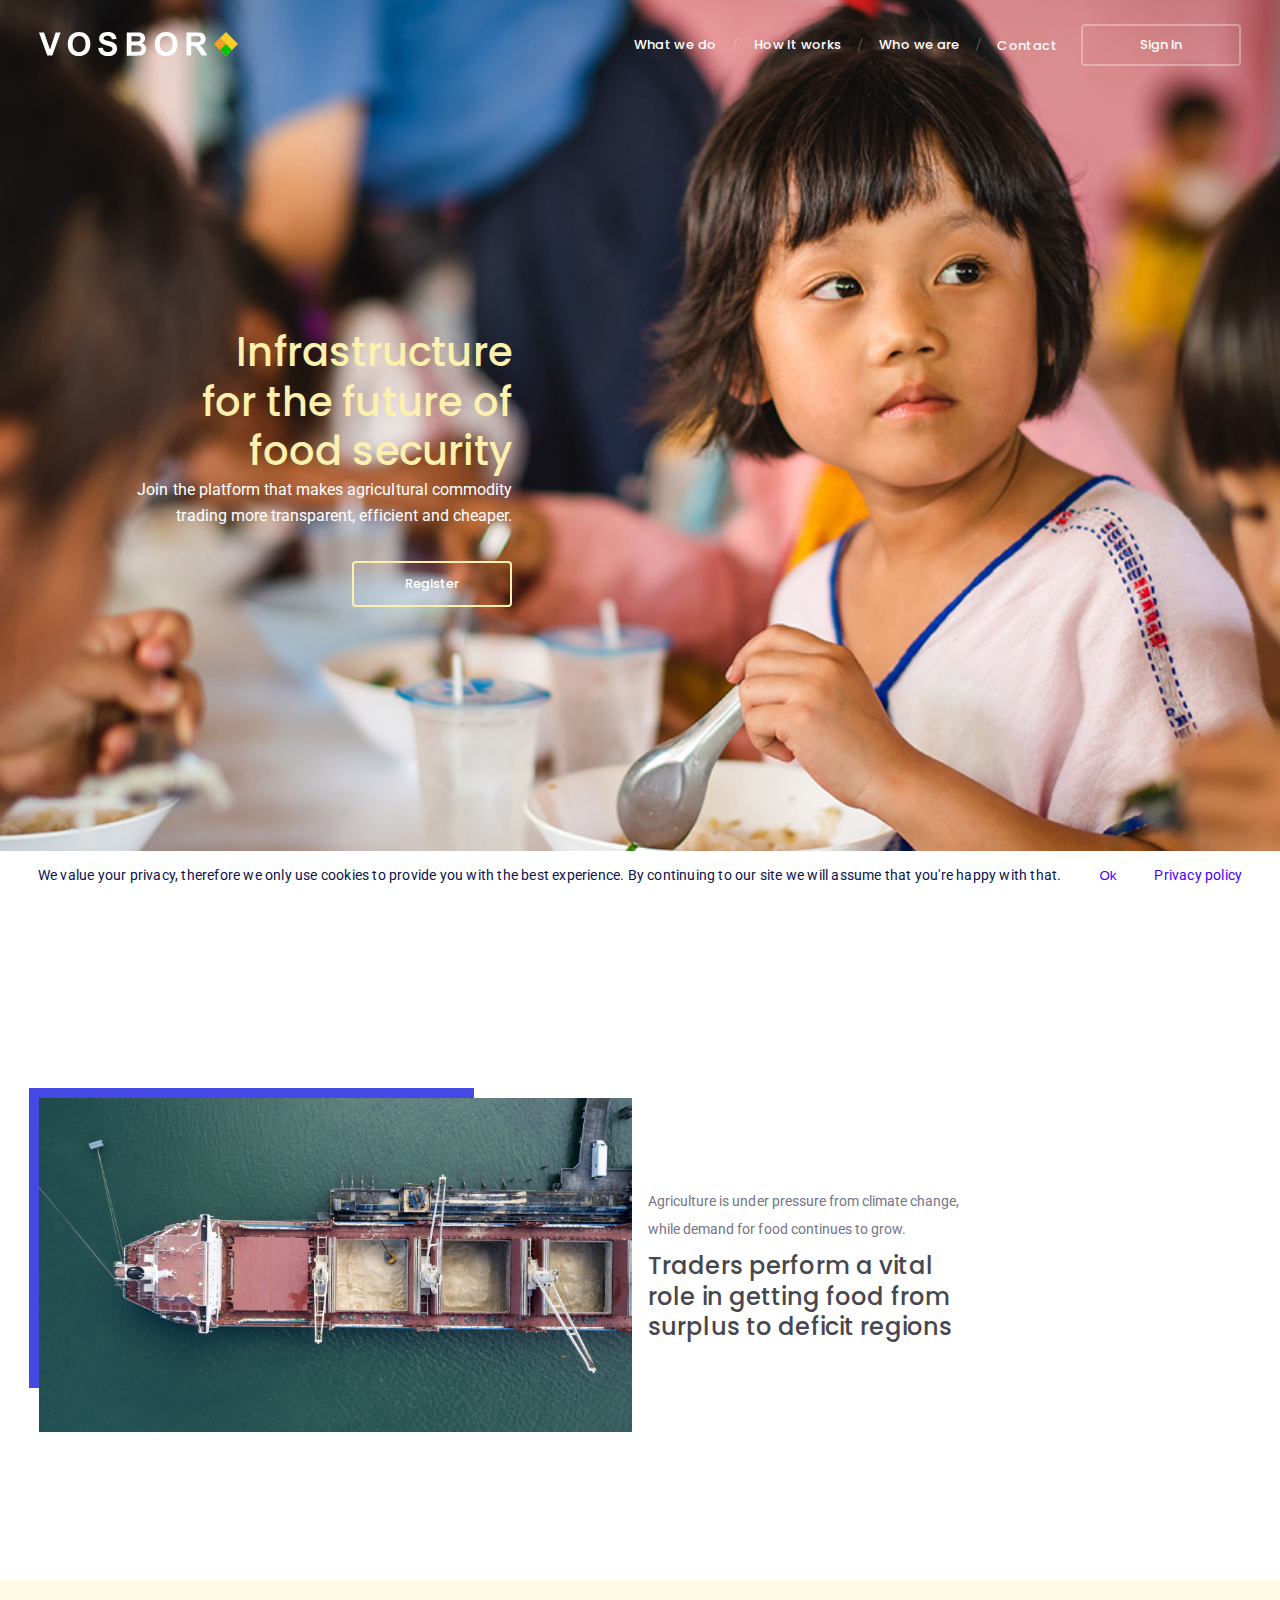
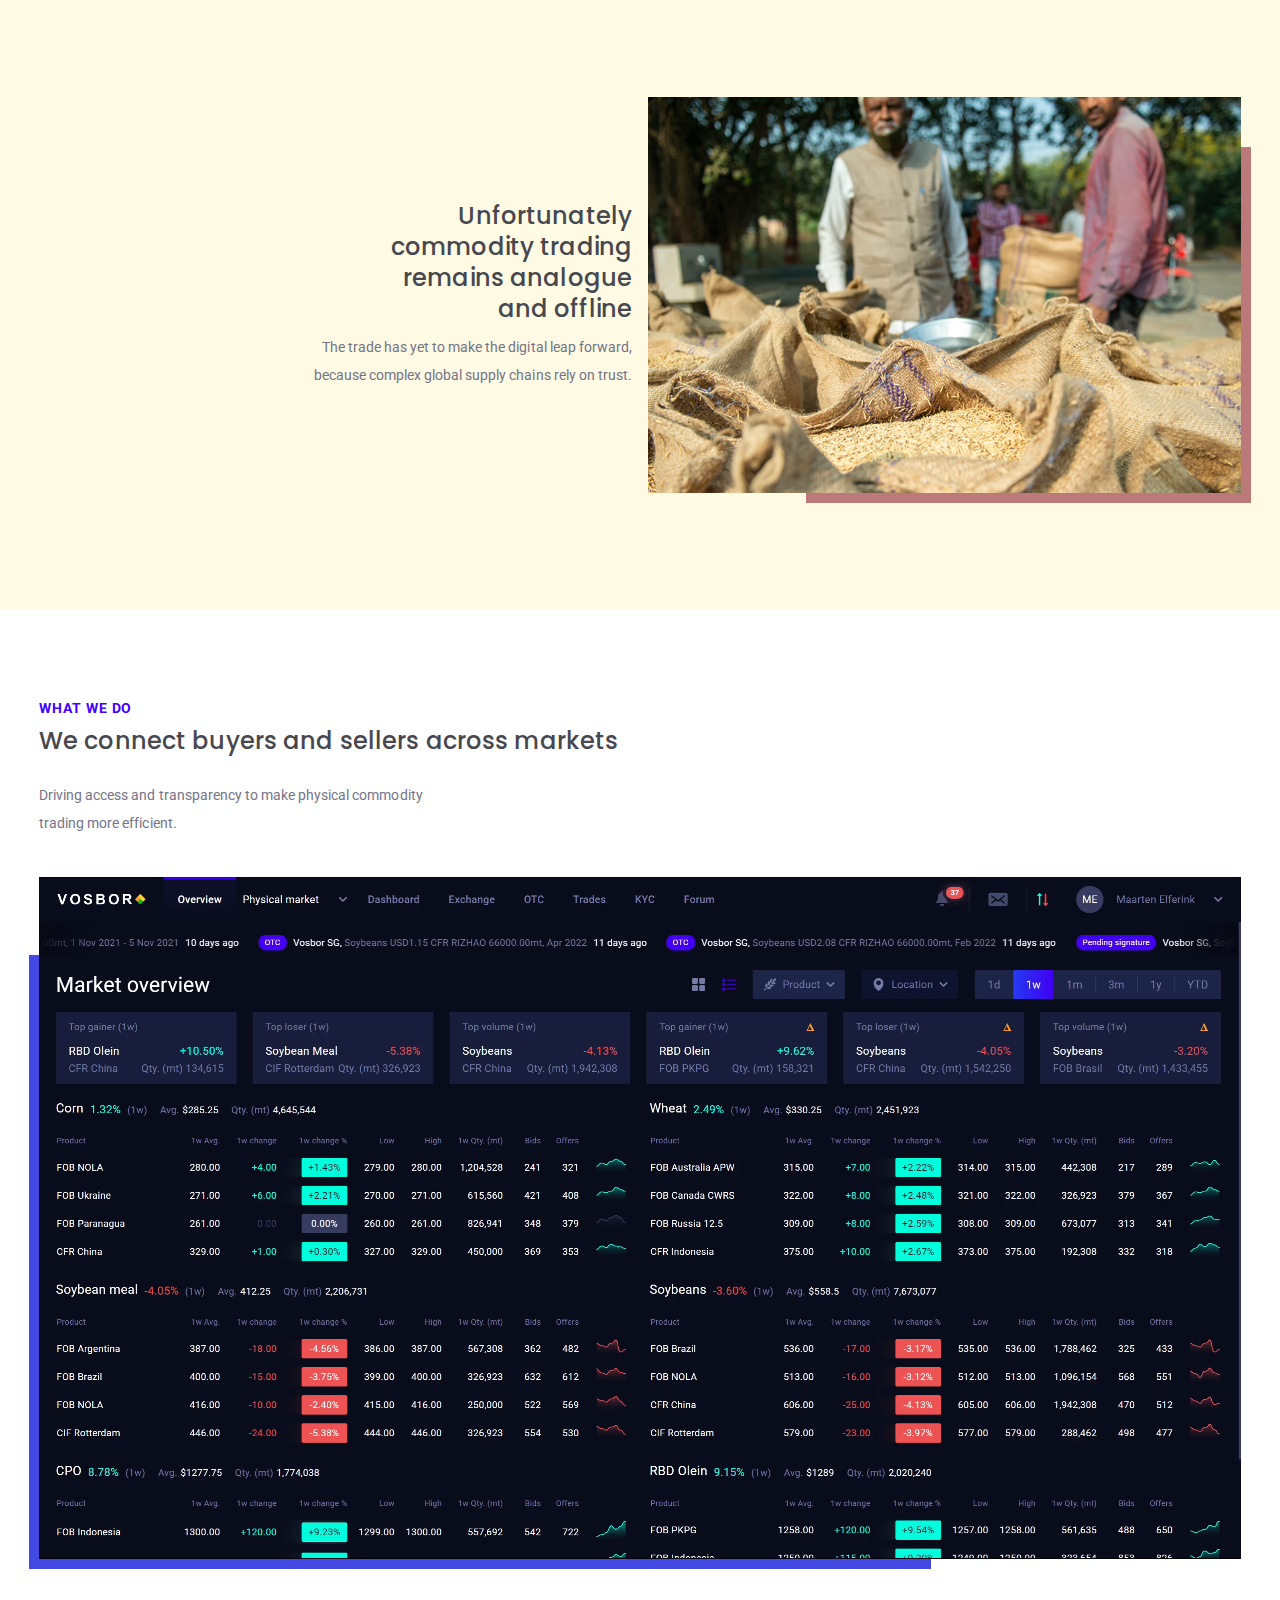
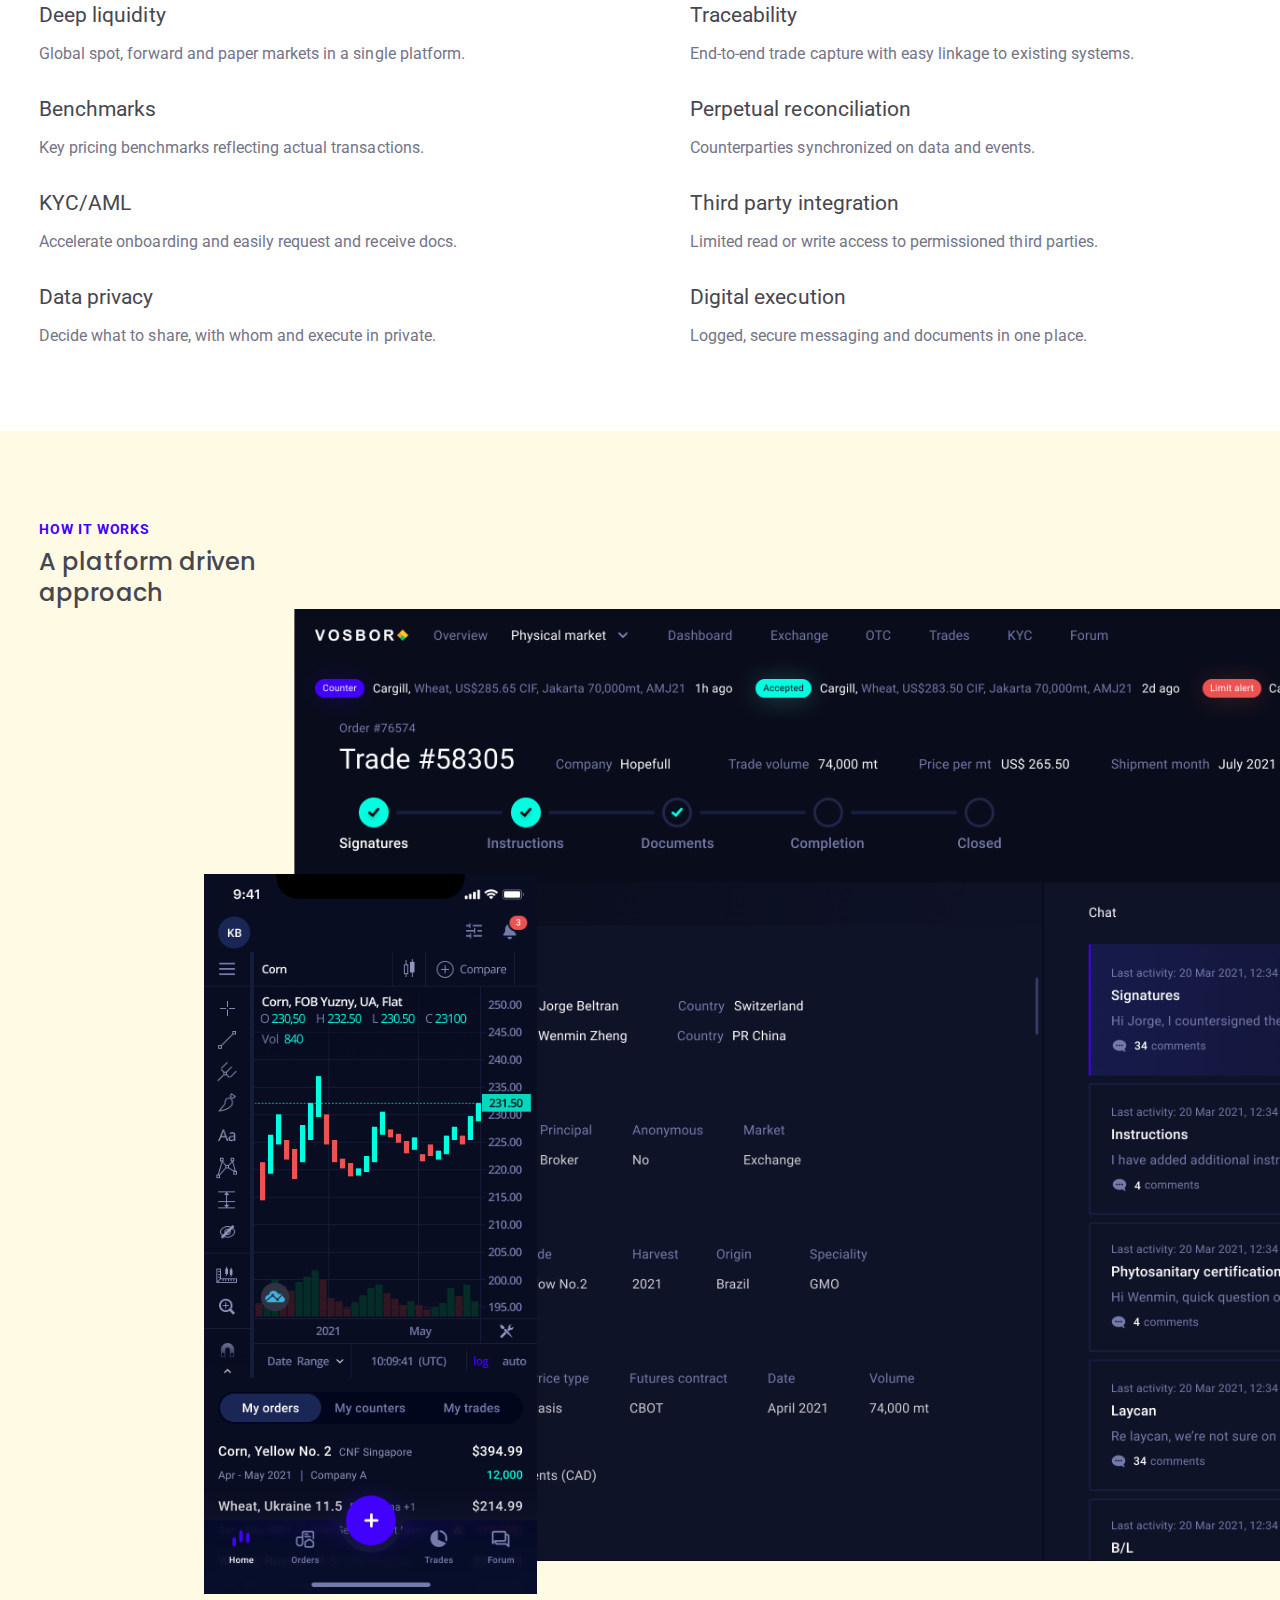
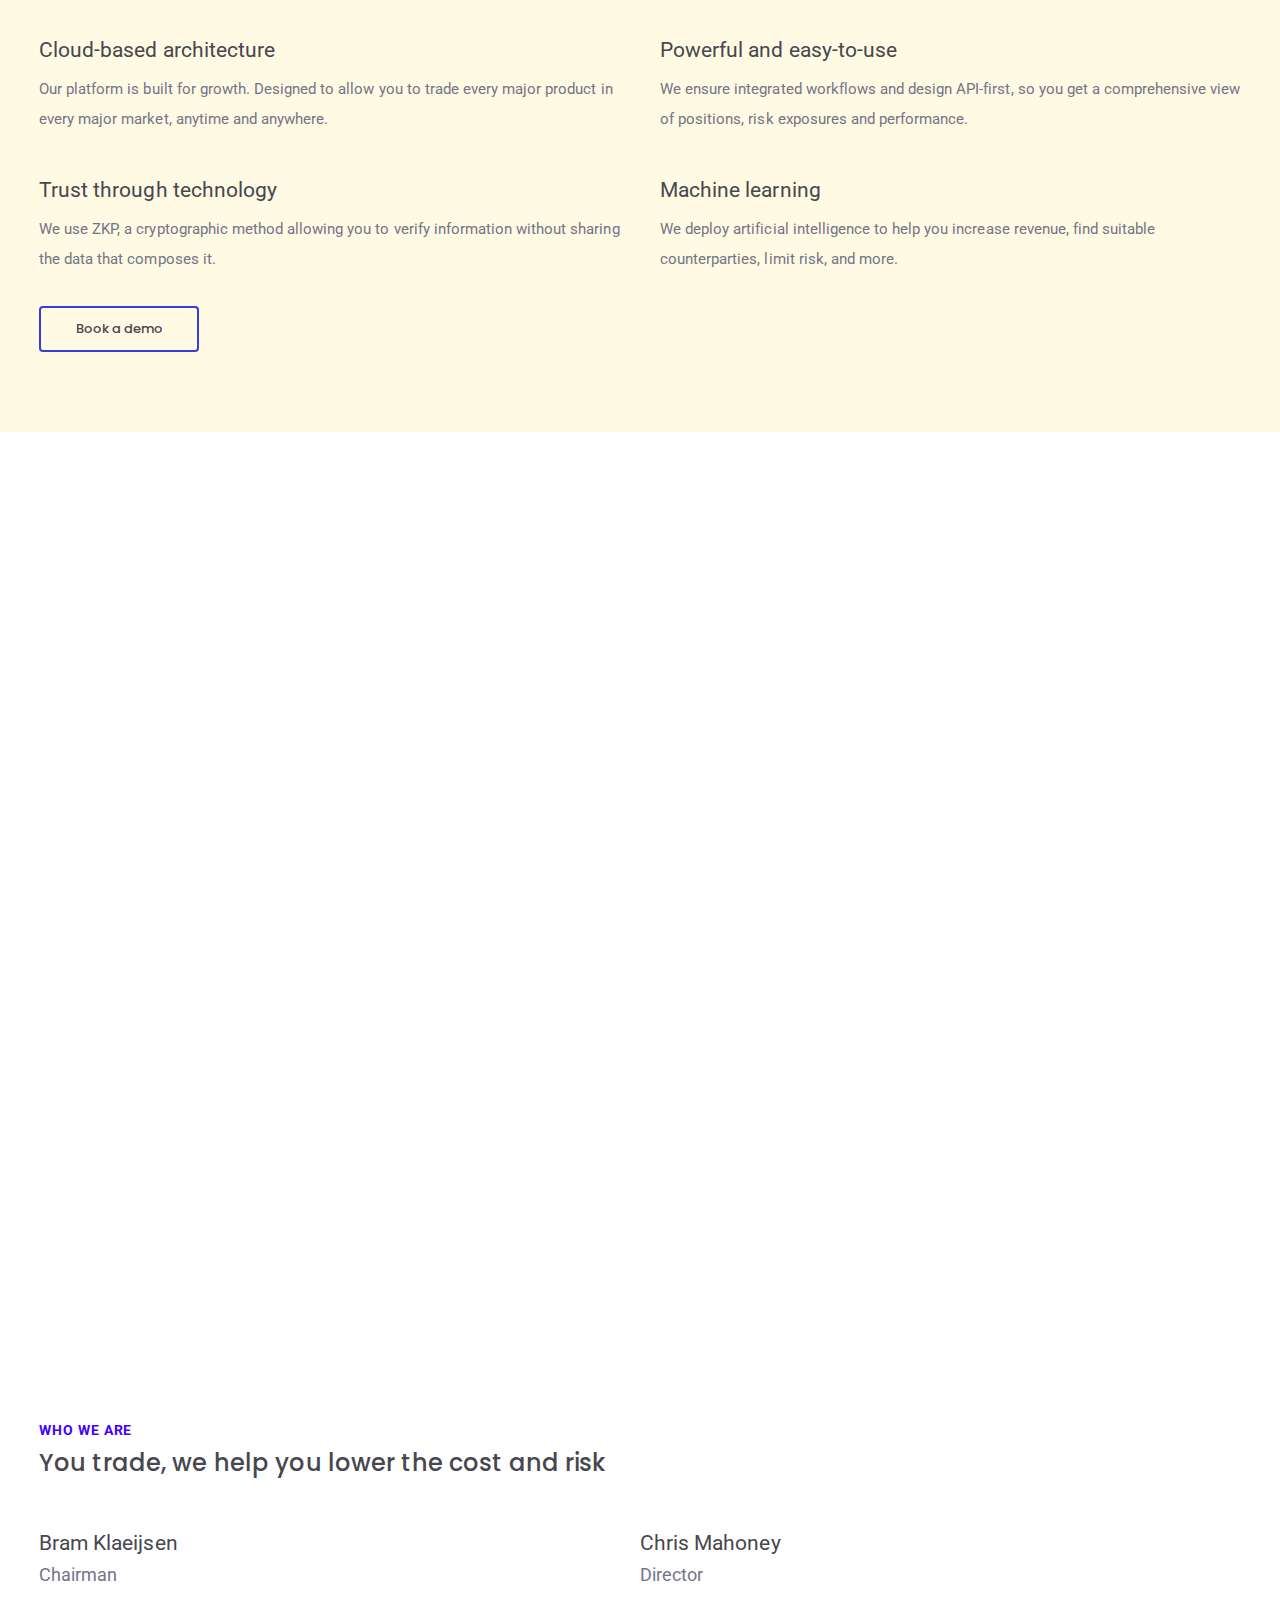
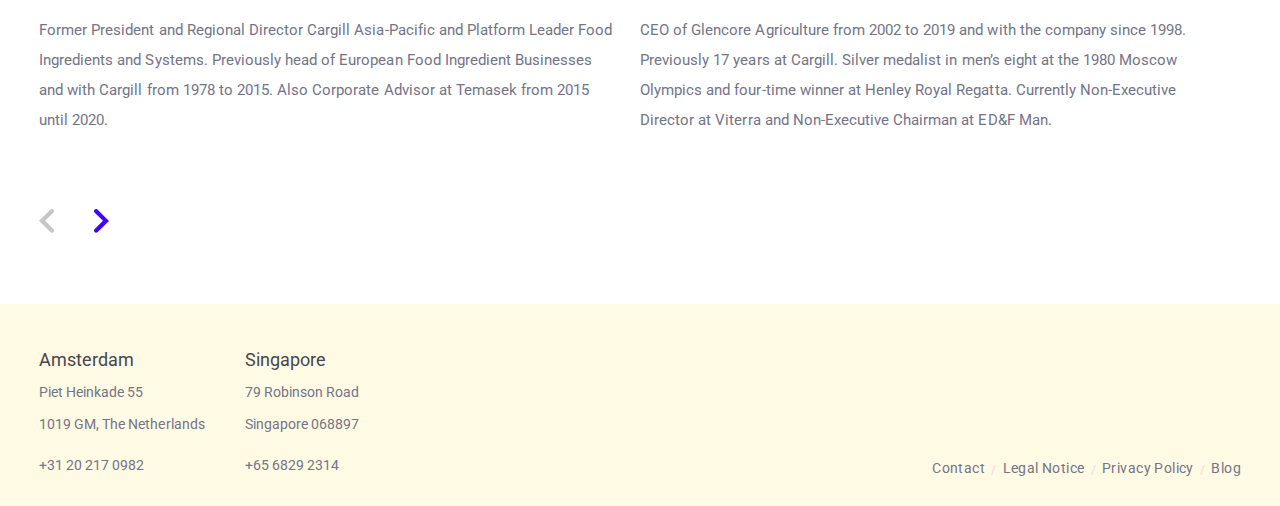
<file: index.html>
<!DOCTYPE html><html><head><meta charSet="utf-8"/><meta http-equiv="x-ua-compatible" content="ie=edge"/><meta name="viewport" content="width=device-width, initial-scale=1, shrink-to-fit=no"/><meta name="version" content="3.0"/><style data-href="/styles.b8f1279a79e8b31ac22c.css" data-identity="gatsby-global-css">a,abbr,acronym,address,applet,article,aside,audio,b,big,blockquote,body,canvas,caption,center,cite,code,dd,del,details,dfn,div,dl,dt,em,embed,fieldset,figcaption,figure,footer,form,h1,h2,h3,h4,h5,h6,header,hgroup,html,i,iframe,img,ins,kbd,label,legend,li,mark,menu,nav,object,ol,output,p,pre,q,ruby,s,samp,section,small,span,strike,strong,sub,summary,sup,table,tbody,td,tfoot,th,thead,time,tr,tt,u,ul,var,video{-webkit-margin-before:0;-webkit-margin-after:0;border:0;font-size:100%;font:inherit;margin:0;margin-block-end:0;margin-block-start:0;padding:0;vertical-align:baseline}article,aside,details,figcaption,figure,footer,header,hgroup,menu,nav,section{display:block}body{line-height:1}ol,ul{list-style:none}blockquote,q{quotes:none}blockquote:after,blockquote:before,q:after,q:before{content:"";content:none}table{border-collapse:collapse;border-spacing:0}*{-webkit-font-smoothing:antialiased;-moz-osx-font-smoothing:grayscale}body,html{-webkit-tap-highlight-color:rgba(0,0,0,0);border:0;font-family:Roboto;margin:0;padding:0;scroll-behavior:smooth;-webkit-user-select:none;-ms-user-select:none;user-select:none}@media(max-width:975px){.mobile-hidden{display:none!important}}@media(min-width:768px){.mobile-visible{display:none!important}}@media(max-width:1365px){.tablet-hidden{display:none!important}}@media(min-width:1366px){.tablet-visible{display:none!important}}.even-section{background:#fefae3}a{color:#747487}@-webkit-keyframes rotating{0%{-webkit-transform:rotate(0deg);transform:rotate(0deg)}to{-webkit-transform:rotate(1turn);transform:rotate(1turn)}}@keyframes rotating{0%{-webkit-transform:rotate(0deg);transform:rotate(0deg)}to{-webkit-transform:rotate(1turn);transform:rotate(1turn)}}</style><style>.gatsby-image-wrapper{position:relative;overflow:hidden}.gatsby-image-wrapper picture.object-fit-polyfill{position:static!important}.gatsby-image-wrapper img{bottom:0;height:100%;left:0;margin:0;max-width:none;padding:0;position:absolute;right:0;top:0;width:100%;object-fit:cover}.gatsby-image-wrapper [data-main-image]{opacity:0;transform:translateZ(0);transition:opacity .25s linear;will-change:opacity}.gatsby-image-wrapper-constrained{display:inline-block;vertical-align:top}</style><noscript><style>.gatsby-image-wrapper noscript [data-main-image]{opacity:1!important}.gatsby-image-wrapper [data-placeholder-image]{opacity:0!important}</style></noscript><script type="module">const e="undefined"!=typeof HTMLImageElement&&"loading"in HTMLImageElement.prototype;e&&document.body.addEventListener("load",(function(e){const t=e.target;if(void 0===t.dataset.mainImage)return;if(void 0===t.dataset.gatsbyImageSsr)return;let a=null,n=t;for(;null===a&&n;)void 0!==n.parentNode.dataset.gatsbyImageWrapper&&(a=n.parentNode),n=n.parentNode;const o=a.querySelector("[data-placeholder-image]"),r=new Image;r.src=t.currentSrc,r.decode().catch((()=>{})).then((()=>{t.style.opacity=1,o&&(o.style.opacity=0,o.style.transition="opacity 500ms linear")}))}),!0);</script><style data-styled="" data-styled-version="5.3.3">.cQdKkc{padding:30px 35px 25px;display:-webkit-box;display:-webkit-flex;display:-ms-flexbox;display:flex;-webkit-align-items:center;-webkit-box-align:center;-ms-flex-align:center;align-items:center;-webkit-flex-direction:column;-ms-flex-direction:column;flex-direction:column;gap:42px;}/*!sc*/
@media (min-width:768px){.cQdKkc{padding:40px 39px 25px;-webkit-flex-direction:row;-ms-flex-direction:row;flex-direction:row;-webkit-align-items:flex-end;-webkit-box-align:flex-end;-ms-flex-align:flex-end;align-items:flex-end;-webkit-box-pack:justify;-webkit-justify-content:space-between;-ms-flex-pack:justify;justify-content:space-between;}}/*!sc*/
@media (min-width:1366px){.cQdKkc{padding:40px 80px 25px;}}/*!sc*/
@media (min-width:1919px){.cQdKkc{padding:50px 100px 25px;}}/*!sc*/
data-styled.g1[id="footer__FooterContainer-sc-164g705-0"]{content:"cQdKkc,"}/*!sc*/
.cqDwDZ{display:-webkit-box;display:-webkit-flex;display:-ms-flexbox;display:flex;-webkit-align-items:stretch;-webkit-box-align:stretch;-ms-flex-align:stretch;align-items:stretch;gap:40px;}/*!sc*/
data-styled.g3[id="footer__AddressList-sc-164g705-2"]{content:"cqDwDZ,"}/*!sc*/
.gUKGQN{display:-webkit-box;display:-webkit-flex;display:-ms-flexbox;display:flex;-webkit-flex-direction:column;-ms-flex-direction:column;flex-direction:column;}/*!sc*/
data-styled.g4[id="footer__Address-sc-164g705-3"]{content:"gUKGQN,"}/*!sc*/
.dlRnzW{font-family:Roboto;font-style:normal;font-weight:normal;line-height:32px;-webkit-letter-spacing:0.002em;-moz-letter-spacing:0.002em;-ms-letter-spacing:0.002em;letter-spacing:0.002em;color:#47474f;font-size:16px;}/*!sc*/
@media (min-width:768px){.dlRnzW{font-size:18px;}}/*!sc*/
@media (min-width:1919px){.dlRnzW{font-size:24px;}}/*!sc*/
data-styled.g5[id="footer__AddressTitle-sc-164g705-4"]{content:"dlRnzW,"}/*!sc*/
.kPbGZs{font-family:"Roboto";font-style:normal;font-weight:normal;line-height:32px;-webkit-letter-spacing:0.002em;-moz-letter-spacing:0.002em;-ms-letter-spacing:0.002em;letter-spacing:0.002em;color:#747487;font-size:14px;}/*!sc*/
@media (min-width:1366px){.kPbGZs{font-size:16px;}}/*!sc*/
data-styled.g6[id="footer__AddressLine-sc-164g705-5"]{content:"kPbGZs,"}/*!sc*/
.bLxmnu{font-family:Roboto;font-style:normal;font-weight:normal;line-height:32px;-webkit-letter-spacing:0.002em;-moz-letter-spacing:0.002em;-ms-letter-spacing:0.002em;letter-spacing:0.002em;margin-top:9px;-webkit-text-decoration:none;text-decoration:none;color:#747487;font-size:14px;}/*!sc*/
@media (min-width:1366px){.bLxmnu{font-size:16px;}}/*!sc*/
data-styled.g7[id="footer__Phone-sc-164g705-6"]{content:"bLxmnu,"}/*!sc*/
.hSmfCQ{font-family:Roboto;font-style:normal;font-weight:400;font-size:12px;line-height:20px;-webkit-letter-spacing:0.03em;-moz-letter-spacing:0.03em;-ms-letter-spacing:0.03em;letter-spacing:0.03em;color:#747487;-webkit-text-decoration:none;text-decoration:none;}/*!sc*/
.hSmfCQ:not(:last-child)::after{content:"/";color:#c8c8ca;display:inline-block;vertical-align:middle;opacity:0.5;padding:0 6px;font-size:12px;line-height:20px;}/*!sc*/
@media (min-width:1366px){.hSmfCQ:not(:last-child)::after{padding:0 8px;}}/*!sc*/
@media (min-width:1366px){.hSmfCQ:not(:last-child)::after{padding:0 18px;font-size:14px;line-height:26px;}}/*!sc*/
@media (min-width:1919px){.hSmfCQ:not(:last-child)::after{font-size:16px;line-height:28px;}}/*!sc*/
@media (min-width:768px){.hSmfCQ{font-size:14px;line-height:26px;}}/*!sc*/
@media (min-width:1919px){.hSmfCQ{font-size:16px;line-height:28px;}}/*!sc*/
data-styled.g8[id="footer__FooterLink-sc-164g705-7"]{content:"hSmfCQ,"}/*!sc*/
.dqsXkn{width:160px;box-sizing:border-box;-webkit-text-decoration:none;text-decoration:none;display:inline-block;text-align:center;white-space:nowrap;padding:0;border-width:2px;border-style:solid;border-radius:4px;font-family:"Poppins";font-weight:500;font-size:13px;height:42px;line-height:38px;}/*!sc*/
@media (min-width:1366px){.dqsXkn{font-size:15px;height:44px;line-height:40px;}}/*!sc*/
@media (min-width:1919px){.dqsXkn{font-size:18px;height:48px;line-height:44px;}}/*!sc*/
.jSKqxx{width:160px;box-sizing:border-box;-webkit-text-decoration:none;text-decoration:none;display:inline-block;text-align:center;white-space:nowrap;padding:0;border-width:2px;border-style:solid;border-radius:4px;font-family:"Poppins";font-weight:500;font-size:13px;height:46px;line-height:42px;}/*!sc*/
@media (min-width:1366px){.jSKqxx{font-size:15px;height:48px;line-height:44px;}}/*!sc*/
@media (min-width:1919px){.jSKqxx{font-size:18px;height:52px;line-height:48px;}}/*!sc*/
data-styled.g18[id="ButtonLink__BaseButtonLink-sc-1ebrgby-0"]{content:"dqsXkn,jSKqxx,"}/*!sc*/
.loKKUv{z-index:1;padding:24px;display:-webkit-box;display:-webkit-flex;display:-ms-flexbox;display:flex;-webkit-box-pack:justify;-webkit-justify-content:space-between;-ms-flex-pack:justify;justify-content:space-between;-webkit-align-items:center;-webkit-box-align:center;-ms-flex-align:center;align-items:center;position:absolute;top:0;right:0;left:0;}/*!sc*/
.loKKUv .links{display:-webkit-box;display:-webkit-flex;display:-ms-flexbox;display:flex;-webkit-align-items:center;-webkit-box-align:center;-ms-flex-align:center;align-items:center;-webkit-flex-wrap:wrap;-ms-flex-wrap:wrap;flex-wrap:wrap;-webkit-box-pack:end;-webkit-justify-content:flex-end;-ms-flex-pack:end;justify-content:flex-end;}/*!sc*/
@media (min-width:768px){.loKKUv{padding:24px 39px;}}/*!sc*/
@media (min-width:1366px){.loKKUv{padding:24px 40px;}}/*!sc*/
@media (min-width:1919px){.loKKUv{padding:24px 68px;}}/*!sc*/
data-styled.g20[id="header__Header-sc-vh8ctx-0"]{content:"loKKUv,"}/*!sc*/
.bMEnEi{font-family:"Poppins";font-style:normal;font-weight:500;font-size:14px;line-height:21px;-webkit-letter-spacing:0.03em;-moz-letter-spacing:0.03em;-ms-letter-spacing:0.03em;letter-spacing:0.03em;color:#ffffff;-webkit-text-decoration:none;text-decoration:none;-webkit-transition-property:color;transition-property:color;-webkit-transition-duration:0.3s;transition-duration:0.3s;}/*!sc*/
.bMEnEi:hover{color:rgb(255 255 255 / 75%);}/*!sc*/
.bMEnEi.separator::after{content:"/";color:#ffffff;opacity:0.3;display:inline-block;vertical-align:middle;font-family:"Montserrat";line-height:22px;padding:0 16px;font-size:18px;}/*!sc*/
@media (min-width:1366px){.bMEnEi.separator::after{font-size:24px;padding:0 24px;}}/*!sc*/
.bMEnEi.separator::after:hover{opacity:1;}/*!sc*/
@media (min-width:768px){.bMEnEi{font-size:13px;}}/*!sc*/
@media (min-width:1366px){.bMEnEi{font-size:15px;}}/*!sc*/
@media (min-width:1919px){.bMEnEi{font-size:18px;}}/*!sc*/
data-styled.g21[id="header__HeaderLink-sc-vh8ctx-1"]{content:"bMEnEi,"}/*!sc*/
.clFCeh{border-color:rgba(255,255,255,0.33);margin-left:24px;color:#ffffff;}/*!sc*/
@media (min-width:1366px){.clFCeh{margin-left:50px;}}/*!sc*/
.clFCeh:hover,.clFCeh:active{background:linear-gradient(270deg,#373cd9 2.12%,#243afa 97.88%);border-color:transparent;color:#ffffff;}/*!sc*/
data-styled.g22[id="header__ButtonLink-sc-vh8ctx-2"]{content:"clFCeh,"}/*!sc*/
.btKZwU{position:relative;}/*!sc*/
.btKZwU::before{content:"";background:#4449e4;position:absolute;width:75%;height:90%;top:-10px;left:-10px;}/*!sc*/
.btKZwU > *{isolation:isolate;}/*!sc*/
.gdiPkv{position:relative;}/*!sc*/
.gdiPkv::before{content:"";background:#BB797A;position:absolute;width:75%;height:90%;bottom:-10px;right:-10px;}/*!sc*/
.gdiPkv > *{isolation:isolate;}/*!sc*/
.bCjjmY{position:relative;}/*!sc*/
.bCjjmY::before{content:"";background:#4449e4;position:absolute;width:75%;height:90%;bottom:-10px;left:-10px;}/*!sc*/
.bCjjmY > *{isolation:isolate;}/*!sc*/
data-styled.g46[id="FramedPicture__PictureWrapper-sc-15s0j2s-0"]{content:"btKZwU,gdiPkv,bCjjmY,"}/*!sc*/
.PeRhW{padding:0px;}/*!sc*/
@media (min-width:768px){.PeRhW{padding:80px 39px 48px;}}/*!sc*/
@media (min-width:1366px){.PeRhW{padding:120px 80px 60px;}}/*!sc*/
@media (min-width:1919px){.PeRhW{padding:190px 100px 120px;}}/*!sc*/
data-styled.g69[id="sections__Section-sc-1699tph-0"]{content:"PeRhW,"}/*!sc*/
.fATMeJ{display:-webkit-box;display:-webkit-flex;display:-ms-flexbox;display:flex;-webkit-flex-direction:column-reverse;-ms-flex-direction:column-reverse;flex-direction:column-reverse;padding:0px;box-sizing:border-box;}/*!sc*/
@media (min-width:768px){.fATMeJ{-webkit-flex-direction:row;-ms-flex-direction:row;flex-direction:row;}.fATMeJ > *{width:50%;}.fATMeJ.reverse{-webkit-flex-direction:row-reverse;-ms-flex-direction:row-reverse;flex-direction:row-reverse;text-align:right;}}/*!sc*/
@media (min-width:768px){.fATMeJ{min-height:70vh;-webkit-align-items:center;-webkit-box-align:center;-ms-flex-align:center;align-items:center;padding:80px 39px;gap:16px;}}/*!sc*/
@media (min-width:1366px){.fATMeJ{min-height:90vh;padding:120px 80px;gap:60px;}}/*!sc*/
@media (min-width:1919px){.fATMeJ{padding:120px 100px;gap:80px;}}/*!sc*/
.fATMeJ picture{-webkit-flex:1 0 auto;-ms-flex:1 0 auto;flex:1 0 auto;}/*!sc*/
data-styled.g70[id="sections__SectionCard-sc-1699tph-1"]{content:"fATMeJ,"}/*!sc*/
.heQckX{display:-webkit-box;display:-webkit-flex;display:-ms-flexbox;display:flex;-webkit-flex-direction:column;-ms-flex-direction:column;flex-direction:column;padding:80px 24px;gap:16px;}/*!sc*/
@media (min-width:768px){.heQckX{padding:0px;gap:8px;}}/*!sc*/
@media (min-width:1366px){.heQckX{gap:12px;}}/*!sc*/
@media (min-width:1919px){.heQckX{gap:40px;}}/*!sc*/
data-styled.g71[id="sections__SectionInfo-sc-1699tph-2"]{content:"heQckX,"}/*!sc*/
.eKrJIi{font-family:Poppins;font-style:normal;font-weight:500;font-size:24px;line-height:129.5%;-webkit-letter-spacing:0.005em;-moz-letter-spacing:0.005em;-ms-letter-spacing:0.005em;letter-spacing:0.005em;color:#47474f;}/*!sc*/
@media (min-width:1366px){.eKrJIi{font-size:40px;}}/*!sc*/
@media (min-width:1919px){.eKrJIi{font-size:56px;}}/*!sc*/
data-styled.g72[id="sections__SectionTitle-sc-1699tph-3"]{content:"eKrJIi,"}/*!sc*/
.hdUbgt{font-family:Roboto;font-style:normal;font-weight:normal;font-size:14px;line-height:28px;-webkit-letter-spacing:0.002em;-moz-letter-spacing:0.002em;-ms-letter-spacing:0.002em;letter-spacing:0.002em;color:#747487;}/*!sc*/
@media (min-width:1366px){.hdUbgt{font-size:16px;}}/*!sc*/
@media (min-width:1919px){.hdUbgt{font-size:21px;}}/*!sc*/
data-styled.g73[id="sections__SectionDescription-sc-1699tph-4"]{content:"hdUbgt,"}/*!sc*/
.cnlGzI{font-family:Roboto;font-style:normal;font-weight:bold;font-size:12px;line-height:36px;-webkit-letter-spacing:0.067em;-moz-letter-spacing:0.067em;-ms-letter-spacing:0.067em;letter-spacing:0.067em;color:#4200ff;}/*!sc*/
@media (min-width:768px){.cnlGzI{font-size:14px;}}/*!sc*/
@media (min-width:1919px){.cnlGzI{font-size:18px;margin-bottom:8px;}}/*!sc*/
data-styled.g74[id="sections__Anchor-sc-1699tph-5"]{content:"cnlGzI,"}/*!sc*/
.gdUaJk{padding:64px 0 40px;}/*!sc*/
@media (min-width:768px){.gdUaJk{padding:80px 39px;}}/*!sc*/
@media (min-width:1366px){.gdUaJk{padding:120px 80px;}}/*!sc*/
@media (min-width:1919px){.gdUaJk{padding:190px 100px;}}/*!sc*/
data-styled.g75[id="sections__SectionWhatWeDo-sc-1699tph-6"]{content:"gdUaJk,"}/*!sc*/
.gZFaoF{padding:80px 24px;}/*!sc*/
@media (min-width:768px){.gZFaoF{padding:0;margin-bottom:40px;}.gZFaoF > picture{width:100%;}}/*!sc*/
@media (min-width:1366px){.gZFaoF{display:-webkit-box;display:-webkit-flex;display:-ms-flexbox;display:flex;-webkit-flex-direction:row-reverse;-ms-flex-direction:row-reverse;flex-direction:row-reverse;gap:60px;-webkit-align-items:center;-webkit-box-align:center;-ms-flex-align:center;align-items:center;margin-bottom:60px;}.gZFaoF > picture{width:auto;}.gZFaoF > *{width:50%;}}/*!sc*/
@media (min-width:1919px){.gZFaoF{gap:80px;margin-bottom:120px;}}/*!sc*/
data-styled.g76[id="sections__WwdContainer-sc-1699tph-7"]{content:"gZFaoF,"}/*!sc*/
.gLFERn{margin-bottom:16px;}/*!sc*/
@media (min-width:768px){.gLFERn{margin-bottom:24px;}}/*!sc*/
@media (min-width:1366px){}/*!sc*/
@media (min-width:1919px){.gLFERn{margin-bottom:40px;}}/*!sc*/
data-styled.g77[id="sections__WwdSectionTitle-sc-1699tph-8"]{content:"gLFERn,"}/*!sc*/
.fHRyTJ{display:-webkit-box;display:-webkit-flex;display:-ms-flexbox;display:flex;-webkit-flex-direction:column;-ms-flex-direction:column;flex-direction:column;margin-bottom:40px;}/*!sc*/
@media (min-width:768px){}/*!sc*/
@media (min-width:1366px){.fHRyTJ{margin-bottom:0;}}/*!sc*/
@media (min-width:1919px){}/*!sc*/
data-styled.g78[id="sections__WwdInfo-sc-1699tph-9"]{content:"fHRyTJ,"}/*!sc*/
.qdcsO{position:relative;display:-webkit-box;display:-webkit-flex;display:-ms-flexbox;display:flex;-webkit-flex-direction:column-reverse;-ms-flex-direction:column-reverse;flex-direction:column-reverse;padding:40px 20px;overflow:hidden;}/*!sc*/
@media (min-width:1366px){.qdcsO{-webkit-flex-direction:row;-ms-flex-direction:row;flex-direction:row;}.qdcsO > *{width:50%;}}/*!sc*/
@media (min-width:768px){.qdcsO{padding:80px 39px;gap:16px;}}/*!sc*/
@media (min-width:1366px){.qdcsO{text-align:right;padding:120px 80px;gap:60px;}}/*!sc*/
@media (min-width:1919px){.qdcsO{padding:190px 100px;gap:80px;}}/*!sc*/
data-styled.g80[id="sections__SectionHowItWorks-sc-1699tph-11"]{content:"qdcsO,"}/*!sc*/
.eRziMk{padding-bottom:20px;}/*!sc*/
@media (min-width:768px){.eRziMk{padding-bottom:0px;}}/*!sc*/
@media (min-width:1366px){.eRziMk{padding-bottom:40px;}}/*!sc*/
@media (min-width:1919px){.eRziMk{padding-bottom:94px;}}/*!sc*/
data-styled.g81[id="sections__SectionTitleHowItWorks-sc-1699tph-12"]{content:"eRziMk,"}/*!sc*/
.kRoiIa{width:100%;display:block;position:relative;height:100vh;min-height:500px;background-repeat:no-repeat;background-size:cover;background-position:top center;background-image:url("/static/palm_s-4f5c5a70aa0294fe88431c25f42611cc.jpg");background-attachment:fixed;}/*!sc*/
@supports (-webkit-touch-callout:none){.kRoiIa{background-attachment:scroll;}}/*!sc*/
@media (min-width:768px){.kRoiIa{background-image:url("/static/palm_m-208e21060f3593b0d1af177f4510fe2b.jpg");min-height:600px;}}/*!sc*/
@media (min-width:1366px){.kRoiIa{background-image:url("/static/palm_xl-ff38309931d4e0125f3f09b96356552f.jpg");min-height:800px;}}/*!sc*/
@media (min-width:1919px){.kRoiIa{background-image:url("/static/palm_xl-ff38309931d4e0125f3f09b96356552f.jpg");min-height:1000px;}}/*!sc*/
data-styled.g83[id="sections__PictureSection-sc-1699tph-14"]{content:"kRoiIa,"}/*!sc*/
.cdPtRr{padding:48px 24px;}/*!sc*/
@media (min-width:768px){.cdPtRr{padding:0 0 24px;}}/*!sc*/
data-styled.g84[id="sections__SectionWhoWeAreInfo-sc-1699tph-15"]{content:"cdPtRr,"}/*!sc*/
.gHPPzA{border:0;padding:0;margin:0;background:transparent;}/*!sc*/
data-styled.g85[id="carousel__ArrowButton-sc-pc2grs-0"]{content:"gHPPzA,"}/*!sc*/
.hApHZE{opacity:0.3;cursor:pointer;padding:20px 20px 20px 0;fill:#47474F;}/*!sc*/
data-styled.g86[id="carousel__ArrowLeftScroll-sc-pc2grs-1"]{content:"hApHZE,"}/*!sc*/
.eVIuSc{opacity:0.3;cursor:pointer;padding:20px 0 20px 20px;fill:#47474F;}/*!sc*/
data-styled.g87[id="carousel__ArrowRightScroll-sc-pc2grs-2"]{content:"eVIuSc,"}/*!sc*/
.dXxHZk{width:auto;overflow-y:auto;-webkit-scrollbar-width:none;-moz-scrollbar-width:none;-ms-scrollbar-width:none;scrollbar-width:none;}/*!sc*/
.dXxHZk::-webkit-scrollbar{display:none;}/*!sc*/
data-styled.g88[id="carousel__InfoCardHorizontalList-sc-pc2grs-3"]{content:"dXxHZk,"}/*!sc*/
.dfOXLO{display:-webkit-box;display:-webkit-flex;display:-ms-flexbox;display:flex;-webkit-flex-direction:column;-ms-flex-direction:column;flex-direction:column;width:auto;}/*!sc*/
@media (min-width:768px){.dfOXLO{display:block;width:3850px;width:calc(calc( 100% / 2 ) * 10);}}/*!sc*/
@media (min-width:1366px){.dfOXLO{display:block;width:3850px;width:calc(calc( 100% / 4 ) * 10);}}/*!sc*/
data-styled.g89[id="carousel__CarouselWrapper-sc-pc2grs-4"]{content:"dfOXLO,"}/*!sc*/
.diTSXl{text-align:left;display:none;}/*!sc*/
@media (min-width:768px){.diTSXl{display:block;}}/*!sc*/
data-styled.g90[id="carousel__CarouselButtonsWrapper-sc-pc2grs-5"]{content:"diTSXl,"}/*!sc*/
.ceYySx{padding:24px;}/*!sc*/
.closed .carousel__CarouselInfoCard-sc-pc2grs-6.extra{display:none;}/*!sc*/
@media (min-width:768px){.ceYySx{padding:24px 24px 24px 0;width:calc(100% / 10);display:inline-block;vertical-align:top;box-sizing:border-box;}.closed .carousel__CarouselInfoCard-sc-pc2grs-6.extra{display:inline-block;}}/*!sc*/
@media (min-width:1366px){}/*!sc*/
@media (min-width:1919px){}/*!sc*/
data-styled.g91[id="carousel__CarouselInfoCard-sc-pc2grs-6"]{content:"ceYySx,"}/*!sc*/
.kyMBCR{font-family:"Roboto";font-style:normal;font-weight:normal;font-size:14px;line-height:16px;-webkit-letter-spacing:0.1em;-moz-letter-spacing:0.1em;-ms-letter-spacing:0.1em;letter-spacing:0.1em;color:#4200ff;text-align:center;margin:24px auto 40px;}/*!sc*/
@media (min-width:768px){.kyMBCR{display:none;}}/*!sc*/
data-styled.g92[id="carousel__CarouselShowMore-sc-pc2grs-7"]{content:"kyMBCR,"}/*!sc*/
.ZkdxU{margin:0 24px;display:grid;grid-template-columns:1fr;gap:32px 100px;}/*!sc*/
@media (min-width:768px){.ZkdxU{margin:0;grid-template-columns:1fr 1fr;gap:24px 100px;}}/*!sc*/
@media (min-width:1366px){.ZkdxU{grid-template-columns:1fr 1fr 1fr 1fr;gap:40px 100px;}}/*!sc*/
data-styled.g93[id="carousel__InfoCardList-sc-pc2grs-8"]{content:"ZkdxU,"}/*!sc*/
.bRQyBU{margin:40px 0px 32px;display:grid;grid-template-columns:1fr;gap:48px;}/*!sc*/
@media (min-width:768px){.bRQyBU{margin:40px 0 32px;grid-template-columns:1fr 1fr;gap:40px;}}/*!sc*/
@media (min-width:1366px){.bRQyBU{gap:56px 20px;}}/*!sc*/
@media (min-width:1919px){.bRQyBU{gap:70px 64px;}}/*!sc*/
data-styled.g94[id="carousel__InfoCardHalfList-sc-pc2grs-9"]{content:"bRQyBU,"}/*!sc*/
@media (min-width:768px){}/*!sc*/
@media (min-width:1366px){}/*!sc*/
@media (min-width:1919px){}/*!sc*/
data-styled.g95[id="carousel__InfoCard-sc-pc2grs-10"]{content:"kNvwok,"}/*!sc*/
@media (min-width:768px){}/*!sc*/
@media (min-width:1366px){.iVlkvS{display:-webkit-box;display:-webkit-flex;display:-ms-flexbox;display:flex;-webkit-flex-direction:column;-ms-flex-direction:column;flex-direction:column;-webkit-align-items:end;-webkit-box-align:end;-ms-flex-align:end;align-items:end;}}/*!sc*/
@media (min-width:1919px){}/*!sc*/
data-styled.g96[id="carousel__InfoCardHowItWorks-sc-pc2grs-11"]{content:"iVlkvS,"}/*!sc*/
.kqkJwv{font-family:"Roboto";font-style:normal;font-weight:normal;font-size:21px;line-height:32px;-webkit-letter-spacing:0.002em;-moz-letter-spacing:0.002em;-ms-letter-spacing:0.002em;letter-spacing:0.002em;color:#47474f;}/*!sc*/
@media (min-width:1919px){.kqkJwv{font-size:24px;margin-bottom:4px;}}/*!sc*/
data-styled.g97[id="carousel__InfoCardTitle-sc-pc2grs-12"]{content:"kqkJwv,"}/*!sc*/
@media (min-width:1366px){.KeHAN{max-width:285px;}}/*!sc*/
@media (min-width:1919px){.KeHAN{max-width:285px;}}/*!sc*/
data-styled.g98[id="carousel__InfoCardTitleHowItWorks-sc-pc2grs-13"]{content:"KeHAN,"}/*!sc*/
.eSUbyu{display:block;font-family:Roboto;font-style:normal;font-weight:normal;font-size:18px;line-height:32px;-webkit-letter-spacing:0.002em;-moz-letter-spacing:0.002em;-ms-letter-spacing:0.002em;letter-spacing:0.002em;color:#747487;padding-bottom:16px;}/*!sc*/
@media (min-width:1919px){.eSUbyu{padding-bottom:24px;}}/*!sc*/
data-styled.g99[id="carousel__InfoCardSubtitle-sc-pc2grs-14"]{content:"eSUbyu,"}/*!sc*/
.JDnTF{font-family:"Roboto";font-style:normal;font-weight:normal;font-size:16px;line-height:30px;-webkit-letter-spacing:0.002em;-moz-letter-spacing:0.002em;-ms-letter-spacing:0.002em;letter-spacing:0.002em;color:#747487;margin-top:16px;}/*!sc*/
@media (min-width:768px){.JDnTF{margin-top:8px;}}/*!sc*/
@media (min-width:1366px){.JDnTF{margin-top:8px;}}/*!sc*/
@media (min-width:1919px){.JDnTF{margin-top:24px;font-size:18px;}}/*!sc*/
data-styled.g100[id="carousel__InfoCardDescription-sc-pc2grs-15"]{content:"JDnTF,"}/*!sc*/
.hLnRph{font-family:"Roboto";font-style:normal;font-weight:normal;font-size:15px;line-height:30px;-webkit-letter-spacing:0.002em;-moz-letter-spacing:0.002em;-ms-letter-spacing:0.002em;letter-spacing:0.002em;color:#747487;margin-top:16px;}/*!sc*/
@media (min-width:768px){.hLnRph{margin-top:8px;}}/*!sc*/
@media (min-width:1366px){.hLnRph{margin-top:8px;}}/*!sc*/
@media (min-width:1919px){.hLnRph{margin-top:24px;font-size:17px;}}/*!sc*/
data-styled.g101[id="carousel__InfoCardDescriptionSmall-sc-pc2grs-16"]{content:"hLnRph,"}/*!sc*/
.gvqWVV{display:-webkit-box;display:-webkit-flex;display:-ms-flexbox;display:flex;-webkit-flex-direction:row;-ms-flex-direction:row;flex-direction:row;-webkit-align-items:center;-webkit-box-align:center;-ms-flex-align:center;align-items:center;-webkit-box-pack:center;-webkit-justify-content:center;-ms-flex-pack:center;justify-content:center;position:fixed;left:0;bottom:0;width:100%;overflow:hidden;background:#fff;color:#08134b;z-index:10;padding:16px;box-sizing:border-box;-webkit-letter-spacing:0.2px;-moz-letter-spacing:0.2px;-ms-letter-spacing:0.2px;letter-spacing:0.2px;-moz-osx-font-smoothing:grayscale;font-size:14px;line-height:1.17em;}/*!sc*/
.gvqWVV > div + div{margin-left:32px;}/*!sc*/
.gvqWVV a{color:#4200ff;-webkit-text-decoration:none;text-decoration:none;cursor:pointer;}/*!sc*/
data-styled.g102[id="CookieConsent__CookieWrapper-sc-1n6ehd4-0"]{content:"gvqWVV,"}/*!sc*/
.jBsqLO{color:#4200ff;border:0;background:0;cursor:pointer;}/*!sc*/
data-styled.g103[id="CookieConsent__StyledButton-sc-1n6ehd4-1"]{content:"jBsqLO,"}/*!sc*/
.joNosT{min-height:100%;position:relative;background-repeat:no-repeat;background-size:cover;background-position:top center;background-image:url("/static/header_s-4cb83e2d56f5ca900f541317991ea095.jpg");background-attachment:fixed;color:#ffffff;}/*!sc*/
@supports (-webkit-touch-callout:none){.joNosT{background-attachment:scroll;}}/*!sc*/
@media (min-width:768px){.joNosT{background-image:url("/static/header_m-3f3600f19ffe25a97afc46d242bbb08c.jpg");}}/*!sc*/
@media (min-width:1366px){.joNosT{background-image:url("/static/header_l-d05a20bd14bd22982078f2f0d31275b0.jpg");}}/*!sc*/
data-styled.g104[id="pages__TopSection-sc-a43ts5-0"]{content:"joNosT,"}/*!sc*/
.hsZqqD{min-height:900px;height:100vh;padding-bottom:50px;position:relative;width:90vw;margin:0 auto;text-align:left;display:-webkit-box;display:-webkit-flex;display:-ms-flexbox;display:flex;-webkit-flex-direction:column;-ms-flex-direction:column;flex-direction:column;-webkit-align-items:flex-start;-webkit-box-align:flex-start;-ms-flex-align:flex-start;align-items:flex-start;-webkit-box-pack:center;-webkit-justify-content:center;-ms-flex-pack:center;justify-content:center;}/*!sc*/
@media (min-width:768px){.hsZqqD{width:40vw;margin:auto auto auto 0;text-align:right;-webkit-align-items:flex-end;-webkit-box-align:flex-end;-ms-flex-align:flex-end;align-items:flex-end;}}/*!sc*/
@media (min-width:1366px){.hsZqqD{width:40vw;margin:auto auto auto 0;text-align:right;}}/*!sc*/
@media (min-width:1919px){}/*!sc*/
data-styled.g105[id="pages__TopSectionInfo-sc-a43ts5-1"]{content:"hsZqqD,"}/*!sc*/
.ibDmcm{font-family:"Poppins";font-style:normal;font-weight:500;line-height:124%;-webkit-letter-spacing:0.005em;-moz-letter-spacing:0.005em;-ms-letter-spacing:0.005em;letter-spacing:0.005em;color:#fcf0ae;margin:0;padding-top:35px;font-size:40px;}/*!sc*/
@media (min-width:1366px){.ibDmcm{font-size:68px;}}/*!sc*/
@media (min-width:1919px){.ibDmcm{font-size:87px;}}/*!sc*/
data-styled.g106[id="pages__H1-sc-a43ts5-2"]{content:"ibDmcm,"}/*!sc*/
@media (min-width:1366px){.kcLqQd{padding-top:50px;}}/*!sc*/
@media (min-width:1919px){.kcLqQd{padding-top:150px;}}/*!sc*/
data-styled.g107[id="pages__MainH1-sc-a43ts5-3"]{content:"kcLqQd,"}/*!sc*/
.fYfgtJ{padding:4vw;position:absolute;top:50%;-webkit-transform:translateY(-50%);-ms-transform:translateY(-50%);transform:translateY(-50%);width:100%;box-sizing:border-box;}/*!sc*/
data-styled.g108[id="pages__H1Center-sc-a43ts5-4"]{content:"fYfgtJ,"}/*!sc*/
.hMBmFz{font-family:Roboto;font-style:normal;font-weight:normal;-webkit-letter-spacing:0.002em;-moz-letter-spacing:0.002em;-ms-letter-spacing:0.002em;letter-spacing:0.002em;color:#ffffff;margin:0 0 32px;font-size:16px;line-height:26px;max-width:375px;}/*!sc*/
@media (min-width:768px){.hMBmFz{max-width:420px;}}/*!sc*/
@media (min-width:1366px){.hMBmFz{max-width:530px;font-size:16px;line-height:30px;}}/*!sc*/
@media (min-width:1919px){.hMBmFz{font-size:21px;line-height:36px;}}/*!sc*/
data-styled.g109[id="pages__TopSectionH3-sc-a43ts5-5"]{content:"hMBmFz,"}/*!sc*/
@media (min-width:768px){.hTGdIY{display:block;}}/*!sc*/
data-styled.g110[id="pages__SpanBlock-sc-a43ts5-6"]{content:"hTGdIY,"}/*!sc*/
.cNzahm{border-color:#fcf0ae;color:#ffffff;}/*!sc*/
.cNzahm:hover,.cNzahm:active{background:#fcf0ae;color:#47474f;}/*!sc*/
data-styled.g111[id="pages__ButtonLink-sc-a43ts5-7"]{content:"cNzahm,"}/*!sc*/
.gTpHlb{border-color:#373cd9;color:#47474f;}/*!sc*/
.gTpHlb:hover,.gTpHlb:active{background:linear-gradient(270deg,#373cd9 2.12%,#243afa 97.88%);color:#ffffff;}/*!sc*/
data-styled.g112[id="pages__ButtonLinkSecondary-sc-a43ts5-8"]{content:"gTpHlb,"}/*!sc*/
.iiTJJi{width:100%;}/*!sc*/
@media (min-width:768px){.iiTJJi{max-width:593px;}}/*!sc*/
@media (min-width:1366px){.iiTJJi{max-width:100%;}}/*!sc*/
data-styled.g113[id="pages__ResponsiveImg-sc-a43ts5-9"]{content:"iiTJJi,"}/*!sc*/
.dYIpKw{position:relative;min-height:90vw;margin:30px 0;}/*!sc*/
@media (min-width:768px){.dYIpKw{margin:0;overflow:visible;min-height:77vw;}}/*!sc*/
@media (min-width:1366px){.dYIpKw{min-height:auto;}}/*!sc*/
data-styled.g115[id="pages__PictureWrapper-sc-a43ts5-11"]{content:"dYIpKw,"}/*!sc*/
.efHgwG > img{z-index:1;position:absolute;bottom:0;width:32vw;right:57vw;}/*!sc*/
@media (min-width:768px){.efHgwG > img{width:26vw;right:55vw;}}/*!sc*/
@media (min-width:1366px){.efHgwG > img{width:250px;right:25vw;}}/*!sc*/
@media (min-width:1919px){.efHgwG > img{width:14vw;right:25vw;}}/*!sc*/
data-styled.g116[id="pages__PictureHiwTop-sc-a43ts5-12"]{content:"efHgwG,"}/*!sc*/
.bEltsR > img{position:absolute;right:0;top:0;width:154vw;right:-20px;-webkit-transform:translateX(50%);-ms-transform:translateX(50%);transform:translateX(50%);}/*!sc*/
@media (min-width:768px){.bEltsR > img{top:0;position:absolute;width:140vw;right:-39px;-webkit-transform:translateX(45%);-ms-transform:translateX(45%);transform:translateX(45%);}}/*!sc*/
@media (min-width:1366px){.bEltsR > img{position:absolute;top:0;right:-80px;width:59vw;max-width:1200px;min-width:1100px;}}/*!sc*/
@media (min-width:1919px){.bEltsR > img{top:0;right:-100px;width:72vw;max-width:1420px;}}/*!sc*/
data-styled.g117[id="pages__PictureHiwBottom-sc-a43ts5-13"]{content:"bEltsR,"}/*!sc*/
.eUokSa{display:block;width:100%;}/*!sc*/
data-styled.g118[id="pages__ResponsiveVideo-sc-a43ts5-14"]{content:"eUokSa,"}/*!sc*/
.PZnlB{margin:0 24px;}/*!sc*/
@media (min-width:768px){.PZnlB{margin:0;}}/*!sc*/
data-styled.g119[id="pages__StyledFramedPicture-sc-a43ts5-15"]{content:"PZnlB,"}/*!sc*/
</style><link rel="sitemap" type="application/xml" href="/sitemap/sitemap-index.xml"/><title data-react-helmet="true">Vosbor - The agricultural commodity trading platform</title><link data-react-helmet="true" rel="canonical" href="https://www.vosbor.com/"/><meta data-react-helmet="true" charSet="utf-8"/><meta data-react-helmet="true" name="description" content=" Vosbor is a grain and oilseed trading platform. Discover how we foster transparency in global agricultural commodity markets. "/><meta data-react-helmet="true" name="keywords" content="commodity trading, commodity, blockchain, market, grain, oilseed, agriculture, agricultural commodities"/><meta data-react-helmet="true" property="og:title" content="Vosbor - The agricultural commodity trading platform"/><meta data-react-helmet="true" property="og:description" content="Vosbor is a grain and oilseed trading platform. Discover how we foster transparency in global agricultural commodity markets."/><meta data-react-helmet="true" property="og:type" content="website"/><meta data-react-helmet="true" property="og:url" content="https://www.vosbor.com/"/><meta data-react-helmet="true" name="robots" content="index, follow"/><link href="https://fonts.googleapis.com/css?family=Poppins:100,200,300,400,500,600|Roboto:100,200,300,400,500,600|IBM+Plex+Mono:100,200,300,400,500,600&amp;display=swap" rel="stylesheet"/><link rel="icon" href="/favicon-32x32.png?v=21c7173ac2f4953a804b70d35e9499ad" type="image/png"/><link rel="manifest" href="/manifest.webmanifest" crossorigin="anonymous"/><link rel="apple-touch-icon" sizes="48x48" href="/icons/icon-48x48.png?v=21c7173ac2f4953a804b70d35e9499ad"/><link rel="apple-touch-icon" sizes="72x72" href="/icons/icon-72x72.png?v=21c7173ac2f4953a804b70d35e9499ad"/><link rel="apple-touch-icon" sizes="96x96" href="/icons/icon-96x96.png?v=21c7173ac2f4953a804b70d35e9499ad"/><link rel="apple-touch-icon" sizes="144x144" href="/icons/icon-144x144.png?v=21c7173ac2f4953a804b70d35e9499ad"/><link rel="apple-touch-icon" sizes="192x192" href="/icons/icon-192x192.png?v=21c7173ac2f4953a804b70d35e9499ad"/><link rel="apple-touch-icon" sizes="256x256" href="/icons/icon-256x256.png?v=21c7173ac2f4953a804b70d35e9499ad"/><link rel="apple-touch-icon" sizes="384x384" href="/icons/icon-384x384.png?v=21c7173ac2f4953a804b70d35e9499ad"/><link rel="apple-touch-icon" sizes="512x512" href="/icons/icon-512x512.png?v=21c7173ac2f4953a804b70d35e9499ad"/><link rel="alternate" type="application/rss+xml" title="Vosbor Blog" href="/rss.xml"/><link as="script" rel="preload" href="/webpack-runtime-964f0cee5fc7c7d425bd.js"/><link as="script" rel="preload" href="/framework-fdf14ba1cbaa93307e24.js"/><link as="script" rel="preload" href="/app-b5ce6df7835c760cb2a8.js"/><link as="script" rel="preload" href="/commons-c2d75699a0ea07b551c5.js"/><link as="script" rel="preload" href="/8a004f2ad7bc784f49b745699d256ff63599d9a4-3d3cad0e3cf9f8e1bd83.js"/><link as="script" rel="preload" href="/component---src-pages-index-js-5de23fe57c02ebfb4604.js"/><link as="fetch" rel="preload" href="/page-data/index/page-data.json" crossorigin="anonymous"/><link as="fetch" rel="preload" href="/page-data/app-data.json" crossorigin="anonymous"/></head><body><noscript><iframe src="https://www.googletagmanager.com/ns.html?id=GTM-PGRDJVG" height="0" width="0" style="display:none;visibility:hidden"></iframe></noscript><div id="___gatsby"><div style="outline:none" tabindex="-1" id="gatsby-focus-wrapper"><main><header class="header__Header-sc-vh8ctx-0 loKKUv"><a href="/"><svg width="200" height="24" viewBox="0 0 200 24" fill="none"><g clip-path="url(#clip0_995_1637)"><path d="M16.648 0.40332L10.9978 17.5462L5.04486 0.40332H0L8.27357 23.5966H13.3184L21.592 0.40332H16.648Z" fill="white"></path><path d="M28.7556 12.2017C28.7556 9.88235 29.1592 7.86555 29.8655 6.2521C30.37 5.04202 31.0763 3.93277 31.9843 3.02521C32.8924 2.11765 33.9014 1.41176 35.0112 0.907563C36.4238 0.302521 38.1391 0 40.0561 0C43.4866 0 46.2108 1.10924 48.2288 3.22689C50.2467 5.34454 51.3566 8.26891 51.3566 12.1008C51.3566 15.8319 50.3476 18.7563 48.3297 20.874C46.3117 22.9916 43.5875 24.1008 40.157 24.1008C36.7265 24.1008 34.0023 23.0924 31.8834 20.9748C29.7646 18.7563 28.7556 15.8319 28.7556 12.2017ZM33.5987 12C33.5987 14.6219 34.2041 16.6387 35.4148 17.9496C36.6256 19.2605 38.1391 19.9664 40.0561 19.9664C41.9732 19.9664 43.4866 19.2605 44.6974 17.9496C45.9081 16.6387 46.5135 14.6219 46.5135 11.8992C46.5135 9.27731 45.9081 7.26051 44.7983 5.94958C43.4866 4.63866 41.9732 4.03361 40.0561 4.03361C38.1391 4.03361 36.5247 4.7395 35.4148 6.05042C34.2041 7.36135 33.5987 9.27731 33.5987 12Z" fill="white"></path><path d="M59.2268 16.0336L63.7672 15.6303C64.0699 17.1429 64.5744 18.2521 65.4824 18.958C66.2896 19.6639 67.5004 20.0672 68.9129 20.0672C70.4264 20.0672 71.5363 19.7647 72.3434 19.0588C73.1506 18.4538 73.4533 17.6471 73.4533 16.8403C73.4533 16.3361 73.2515 15.8319 72.9488 15.4286C72.6461 15.0252 72.0408 14.7227 71.2336 14.4202C70.7291 14.2185 69.4174 13.916 67.5004 13.4118C64.9779 12.8067 63.2627 12 62.2537 11.0924C60.8412 9.78151 60.1349 8.26891 60.1349 6.45378C60.1349 5.2437 60.4376 4.13445 61.1439 3.12605C61.8501 2.11765 62.7582 1.31092 64.0699 0.806723C65.2806 0.302521 66.7941 0 68.6102 0C71.5363 0 73.756 0.605042 75.1686 1.91597C76.682 3.22689 77.3883 4.94118 77.4892 7.05882L72.8479 7.2605C72.6461 6.05042 72.2425 5.2437 71.5363 4.63866C70.83 4.13445 69.9219 3.83193 68.6102 3.83193C67.2986 3.83193 66.1887 4.13445 65.3815 4.63866C64.8771 5.04202 64.5744 5.54622 64.5744 6.15126C64.5744 6.65546 64.7762 7.15966 65.2806 7.56303C65.886 8.06723 67.2986 8.57143 69.6192 9.07563C71.9399 9.57983 73.5542 10.1849 74.6641 10.7899C75.774 11.395 76.5811 12.2017 77.1865 13.1092C77.7919 14.1176 78.0946 15.3277 78.0946 16.8403C78.0946 18.1513 77.691 19.4622 76.9847 20.5714C76.2784 21.7815 75.1686 22.5882 73.8569 23.1933C72.5452 23.7983 70.83 24 68.812 24C65.886 24 63.6663 23.2941 62.0519 21.9832C60.5385 20.6723 59.5295 18.6555 59.2268 16.0336Z" fill="white"></path><path d="M87.7805 0.40332H97.0631C98.8792 0.40332 100.292 0.504161 101.2 0.605001C102.108 0.806682 102.915 1.1092 103.621 1.6134C104.328 2.11761 104.933 2.72265 105.438 3.52937C105.942 4.33609 106.144 5.24366 106.144 6.25206C106.144 7.3613 105.841 8.36971 105.236 9.27727C104.63 10.1848 103.823 10.8907 102.814 11.2941C104.227 11.6974 105.337 12.4033 106.043 13.4117C106.85 14.4201 107.153 15.5294 107.153 16.9411C107.153 17.9495 106.951 19.0588 106.447 20.0672C105.942 21.0756 105.236 21.8823 104.429 22.4874C103.621 23.0924 102.512 23.4958 101.301 23.5966C100.494 23.6974 98.6774 23.6974 95.6505 23.7983H87.7805V0.40332ZM92.5227 4.23525V9.57979H95.5496C97.3658 9.57979 98.4756 9.57979 98.9801 9.47895C99.7873 9.37811 100.393 9.07559 100.897 8.67223C101.402 8.16803 101.603 7.56298 101.603 6.8571C101.603 6.15122 101.402 5.54618 100.998 5.14282C100.594 4.73945 99.9891 4.43693 99.1819 4.33609C98.6774 4.23525 97.3658 4.23525 95.146 4.23525H92.5227ZM92.5227 13.5126V19.7647H96.8613C98.5765 19.7647 99.5855 19.7647 100.09 19.6638C100.796 19.563 101.402 19.2605 101.805 18.7563C102.209 18.2521 102.512 17.647 102.512 16.7395C102.512 16.0336 102.31 15.4285 102.007 14.9243C101.704 14.4201 101.2 14.1176 100.494 13.8151C99.8882 13.6134 98.4756 13.5126 96.3568 13.5126H92.5227Z" fill="white"></path><path d="M115.83 12.2017C115.83 9.88235 116.234 7.86555 116.94 6.2521C117.444 5.04202 118.151 4.03361 119.059 3.02521C119.967 2.11765 120.976 1.41176 122.086 0.907563C123.498 0.302521 125.214 0 127.131 0C130.561 0 133.285 1.10924 135.303 3.22689C137.321 5.34454 138.431 8.26891 138.431 12.1008C138.431 15.8319 137.422 18.7563 135.404 20.874C133.386 22.9916 130.662 24.1008 127.231 24.1008C123.801 24.1008 121.077 23.0924 118.958 20.9748C116.839 18.7563 115.83 15.8319 115.83 12.2017ZM120.673 12C120.673 14.6219 121.279 16.6387 122.489 17.9496C123.7 19.2605 125.214 19.9664 127.131 19.9664C129.048 19.9664 130.561 19.2605 131.772 17.9496C132.983 16.6387 133.588 14.6219 133.588 11.8992C133.588 9.27731 132.983 7.26051 131.873 5.94958C130.561 4.63866 129.048 4.03361 127.131 4.03361C125.214 4.03361 123.599 4.7395 122.489 6.05042C121.279 7.36135 120.673 9.27731 120.673 12Z" fill="white"></path><path d="M147.512 23.5966V0.40332H157.4C159.922 0.40332 161.637 0.605001 162.848 1.00836C163.958 1.41172 164.866 2.21845 165.572 3.22685C166.279 4.33609 166.581 5.54618 166.581 6.8571C166.581 8.57139 166.077 10.084 165.068 11.1932C164.059 12.3025 162.545 13.0084 160.427 13.3109C161.436 13.9159 162.243 14.521 162.949 15.2269C163.655 15.9327 164.462 17.1428 165.572 18.9579L168.397 23.4958H162.747L159.317 18.4537C158.106 16.6386 157.299 15.5294 156.794 15.0252C156.391 14.521 155.886 14.2184 155.382 14.0168C154.877 13.8151 154.07 13.7142 153.061 13.7142H152.153V23.3949H147.512V23.5966ZM152.254 10.1848H155.684C157.904 10.1848 159.317 10.084 159.922 9.88231C160.527 9.68063 160.931 9.37811 161.234 8.87391C161.536 8.36971 161.738 7.86551 161.738 7.15962C161.738 6.3529 161.536 5.74786 161.133 5.24366C160.729 4.73945 160.124 4.43693 159.317 4.33609C158.913 4.23525 157.803 4.23525 155.886 4.23525H152.254V10.1848Z" fill="white"></path><path d="M187 0L199 12L187 24L175 12L187 0Z" fill="#FDCC27"></path><path d="M181 5.99971L193 17.9997L187 23.9997L175 11.9997L181 5.99971Z" fill="#00C400"></path><path d="M181 5.99971L187 11.9997L181 17.9997L175 11.9997L181 5.99971Z" fill="#FD9A27"></path></g><defs><clipPath id="clip0_995_1637"><rect width="200" height="24" fill="white"></rect></clipPath></defs></svg></a><div class="links"><a id="what_we_do" href="/#whatwedo" class="header__HeaderLink-sc-vh8ctx-1 bMEnEi separator mobile-hidden">What we do</a><a id="how_it_works" href="/#howitworks" class="header__HeaderLink-sc-vh8ctx-1 bMEnEi separator mobile-hidden">How it works</a><a id="who_we_are" href="/#whoweare" class="header__HeaderLink-sc-vh8ctx-1 bMEnEi separator mobile-hidden">Who we are</a><a id="contact" href="/contact" class="header__HeaderLink-sc-vh8ctx-1 bMEnEi">Contact</a><a id="login_button" href="https://exchange.vosbor.com/" class="ButtonLink__BaseButtonLink-sc-1ebrgby-0 header__ButtonLink-sc-vh8ctx-2 dqsXkn clFCeh mobile-hidden">Sign in</a></div></header><section class="pages__TopSection-sc-a43ts5-0 joNosT"><div class="pages__TopSectionInfo-sc-a43ts5-1 hsZqqD"><h1 class="pages__H1-sc-a43ts5-2 pages__MainH1-sc-a43ts5-3 ibDmcm kcLqQd"><span class="pages__SpanBlock-sc-a43ts5-6 hTGdIY">Infrastructure </span> <span class="pages__SpanBlock-sc-a43ts5-6 hTGdIY">for the future of </span> <span class="pages__SpanBlock-sc-a43ts5-6 hTGdIY">food security</span></h1><h3 class="pages__TopSectionH3-sc-a43ts5-5 hMBmFz">Join the platform that makes agricultural commodity trading more transparent, efficient and cheaper.</h3><a id="register_button" href="https://exchange.vosbor.com/register" class="ButtonLink__BaseButtonLink-sc-1ebrgby-0 pages__ButtonLink-sc-a43ts5-7 jSKqxx cNzahm">Register</a></div></section><section class="sections__SectionCard-sc-1699tph-1 fATMeJ"><div color="#4449e4" class="FramedPicture__PictureWrapper-sc-15s0j2s-0 btKZwU pages__StyledFramedPicture-sc-a43ts5-15 PZnlB"><picture style="display:flex"><source media="(min-width: 1366px)" srcSet="/static/trading_l-94005659d9c351f69d5b3fe73cae203f.png"/><source media="(min-width: 768px)" srcSet="/static/trading_l-94005659d9c351f69d5b3fe73cae203f.png"/><img src="/static/trading_l-94005659d9c351f69d5b3fe73cae203f.png" class="pages__ResponsiveImg-sc-a43ts5-9 iiTJJi"/></picture></div><div class="sections__SectionInfo-sc-1699tph-2 heQckX"><p class="sections__SectionDescription-sc-1699tph-4 hdUbgt"><span class="pages__SpanBlock-sc-a43ts5-6 hTGdIY">Agriculture is under pressure from climate change,<!-- --> </span><span class="pages__SpanBlock-sc-a43ts5-6 hTGdIY">while demand for food continues to grow.</span></p><h3 class="sections__SectionTitle-sc-1699tph-3 eKrJIi"><span class="pages__SpanBlock-sc-a43ts5-6 hTGdIY">Traders perform a vital </span> <span class="pages__SpanBlock-sc-a43ts5-6 hTGdIY">role in getting food from </span> <span class="pages__SpanBlock-sc-a43ts5-6 hTGdIY">surplus to deficit regions</span></h3></div></section><section class="sections__SectionCard-sc-1699tph-1 fATMeJ reverse even-section"><div color="#BB797A" class="FramedPicture__PictureWrapper-sc-15s0j2s-0 gdiPkv pages__StyledFramedPicture-sc-a43ts5-15 PZnlB"><picture style="display:flex"><source media="(min-width: 1366px)" srcSet="/static/commodities_l-b7d89ccb731cbee7c162ae6d962eb487.jpg"/><source media="(min-width: 768px)" srcSet="/static/commodities_l-b7d89ccb731cbee7c162ae6d962eb487.jpg"/><img src="/static/commodities_l-b7d89ccb731cbee7c162ae6d962eb487.jpg" class="pages__ResponsiveImg-sc-a43ts5-9 iiTJJi"/></picture></div><div class="sections__SectionInfo-sc-1699tph-2 heQckX"><h3 class="sections__SectionTitle-sc-1699tph-3 eKrJIi"><span class="pages__SpanBlock-sc-a43ts5-6 hTGdIY">Unfortunately </span> <span class="pages__SpanBlock-sc-a43ts5-6 hTGdIY">commodity trading </span> <span class="pages__SpanBlock-sc-a43ts5-6 hTGdIY">remains analogue </span> <span class="pages__SpanBlock-sc-a43ts5-6 hTGdIY">and offline</span></h3><p class="sections__SectionDescription-sc-1699tph-4 hdUbgt"><span class="pages__SpanBlock-sc-a43ts5-6 hTGdIY">The trade has yet to make the digital leap forward,<!-- --> </span> <span class="pages__SpanBlock-sc-a43ts5-6 hTGdIY">because complex global supply chains rely on trust.</span></p></div></section><section id="whatwedo" class="sections__Section-sc-1699tph-0 sections__SectionWhatWeDo-sc-1699tph-6 PeRhW gdUaJk"><div class="sections__WwdContainer-sc-1699tph-7 gZFaoF"><div class="sections__WwdInfo-sc-1699tph-9 fHRyTJ"><a class="sections__Anchor-sc-1699tph-5 cnlGzI">WHAT WE DO</a><h3 class="sections__SectionTitle-sc-1699tph-3 sections__WwdSectionTitle-sc-1699tph-8 eKrJIi gLFERn">We connect buyers and sellers across markets</h3><p class="sections__SectionDescription-sc-1699tph-4 hdUbgt"><span class="pages__SpanBlock-sc-a43ts5-6 hTGdIY">Driving access and transparency to make physical commodity<!-- --> </span> <span class="pages__SpanBlock-sc-a43ts5-6 hTGdIY">trading more efficient.</span></p></div><div color="#4449e4" style="line-height:0" class="FramedPicture__PictureWrapper-sc-15s0j2s-0 bCjjmY"><video id="exchangevideo" loop="" muted="" poster="/static/exchange_xl-131c22c7c502fb32cef79e33eff7aa6d.png" src="/static/2021-11-15 22-23-43-72ce4d264c1841d2e7178511a4bb42d5.mp4" type="video/mp4" class="pages__ResponsiveVideo-sc-a43ts5-14 eUokSa"></video></div></div><div class="carousel__InfoCardList-sc-pc2grs-8 ZkdxU"><div class="carousel__InfoCard-sc-pc2grs-10 kNvwok"><h4 class="carousel__InfoCardTitle-sc-pc2grs-12 kqkJwv">Deep liquidity</h4><p class="carousel__InfoCardDescription-sc-pc2grs-15 JDnTF">Global spot, forward and paper markets in a single platform.</p></div><div class="carousel__InfoCard-sc-pc2grs-10 kNvwok"><h4 class="carousel__InfoCardTitle-sc-pc2grs-12 kqkJwv">Traceability</h4><p class="carousel__InfoCardDescription-sc-pc2grs-15 JDnTF">End-to-end trade capture with easy linkage to existing systems.</p></div><div class="carousel__InfoCard-sc-pc2grs-10 kNvwok"><h4 class="carousel__InfoCardTitle-sc-pc2grs-12 kqkJwv">Benchmarks</h4><p class="carousel__InfoCardDescription-sc-pc2grs-15 JDnTF">Key pricing benchmarks reflecting actual transactions.</p></div><div class="carousel__InfoCard-sc-pc2grs-10 kNvwok"><h4 class="carousel__InfoCardTitle-sc-pc2grs-12 kqkJwv">Perpetual reconciliation</h4><p class="carousel__InfoCardDescription-sc-pc2grs-15 JDnTF">Counterparties synchronized on data and events.</p></div><div class="carousel__InfoCard-sc-pc2grs-10 kNvwok"><h4 class="carousel__InfoCardTitle-sc-pc2grs-12 kqkJwv">KYC/AML</h4><p class="carousel__InfoCardDescription-sc-pc2grs-15 JDnTF">Accelerate onboarding and easily request and receive docs.</p></div><div class="carousel__InfoCard-sc-pc2grs-10 kNvwok"><h4 class="carousel__InfoCardTitle-sc-pc2grs-12 kqkJwv">Third party integration</h4><p class="carousel__InfoCardDescription-sc-pc2grs-15 JDnTF">Limited read or write access to permissioned third parties.</p></div><div class="carousel__InfoCard-sc-pc2grs-10 kNvwok"><h4 class="carousel__InfoCardTitle-sc-pc2grs-12 kqkJwv">Data privacy</h4><p class="carousel__InfoCardDescription-sc-pc2grs-15 JDnTF">Decide what to share, with whom and execute in private.</p></div><div class="carousel__InfoCard-sc-pc2grs-10 kNvwok"><h4 class="carousel__InfoCardTitle-sc-pc2grs-12 kqkJwv">Digital execution</h4><p class="carousel__InfoCardDescription-sc-pc2grs-15 JDnTF">Logged, secure messaging and documents in one place.</p></div></div></section><section id="howitworks" class="sections__SectionHowItWorks-sc-1699tph-11 qdcsO even-section"><div><a class="sections__Anchor-sc-1699tph-5 cnlGzI">HOW IT WORKS</a><h3 class="sections__SectionTitle-sc-1699tph-3 sections__SectionTitleHowItWorks-sc-1699tph-12 eKrJIi eRziMk"><span class="pages__SpanBlock-sc-a43ts5-6 hTGdIY">A platform driven </span> <span class="pages__SpanBlock-sc-a43ts5-6 hTGdIY">approach</span></h3><div class="pages__PictureWrapper-sc-a43ts5-11 dYIpKw tablet-visible"><picture class="pages__PictureHiwTop-sc-a43ts5-12 efHgwG"><img src="/static/db_mobile_l-9532eafa47a01bf8870e2d340780ae18.png" alt=""/></picture><picture class="pages__PictureHiwBottom-sc-a43ts5-13 bEltsR"><img src="/static/post_trade_l-21735bad7180b5ea3466a4deafd322d4.png" alt=""/></picture></div><div class="carousel__InfoCardHalfList-sc-pc2grs-9 bRQyBU"><div class="carousel__InfoCardHowItWorks-sc-pc2grs-11 iVlkvS"><h4 class="carousel__InfoCardTitle-sc-pc2grs-12 carousel__InfoCardTitleHowItWorks-sc-pc2grs-13 kqkJwv KeHAN">Cloud-based architecture</h4><p class="carousel__InfoCardDescriptionSmall-sc-pc2grs-16 hLnRph">Our platform is built for growth. Designed to allow you to trade every major product in every major market, anytime and anywhere.</p></div><div class="carousel__InfoCardHowItWorks-sc-pc2grs-11 iVlkvS"><h4 class="carousel__InfoCardTitle-sc-pc2grs-12 carousel__InfoCardTitleHowItWorks-sc-pc2grs-13 kqkJwv KeHAN">Powerful and easy-to-use</h4><p class="carousel__InfoCardDescriptionSmall-sc-pc2grs-16 hLnRph">We ensure integrated workflows and design API-first, so you get a comprehensive view of positions, risk exposures and performance.</p></div><div class="carousel__InfoCardHowItWorks-sc-pc2grs-11 iVlkvS"><h4 class="carousel__InfoCardTitle-sc-pc2grs-12 carousel__InfoCardTitleHowItWorks-sc-pc2grs-13 kqkJwv KeHAN">Trust through technology</h4><p class="carousel__InfoCardDescriptionSmall-sc-pc2grs-16 hLnRph">We use ZKP, a cryptographic method allowing you to verify information without sharing the data that composes it.</p></div><div class="carousel__InfoCardHowItWorks-sc-pc2grs-11 iVlkvS"><h4 class="carousel__InfoCardTitle-sc-pc2grs-12 carousel__InfoCardTitleHowItWorks-sc-pc2grs-13 kqkJwv KeHAN">Machine learning</h4><p class="carousel__InfoCardDescriptionSmall-sc-pc2grs-16 hLnRph">We deploy artificial intelligence to help you increase revenue, find suitable counterparties, limit risk, and more.</p></div></div><a href="/contact" id="book_a_demo" class="ButtonLink__BaseButtonLink-sc-1ebrgby-0 pages__ButtonLink-sc-a43ts5-7 pages__ButtonLinkSecondary-sc-a43ts5-8 jSKqxx cNzahm gTpHlb">Book a demo</a></div><div class="pages__PictureWrapper-sc-a43ts5-11 dYIpKw tablet-hidden"><picture class="pages__PictureHiwTop-sc-a43ts5-12 efHgwG"><img src="/static/db_mobile_l-9532eafa47a01bf8870e2d340780ae18.png" alt=""/></picture><picture class="pages__PictureHiwBottom-sc-a43ts5-13 bEltsR"><img src="/static/post_trade_l-21735bad7180b5ea3466a4deafd322d4.png" alt=""/></picture></div></section><section class="sections__PictureSection-sc-1699tph-14 kRoiIa"><h1 class="pages__H1-sc-a43ts5-2 pages__H1Center-sc-a43ts5-4 ibDmcm fYfgtJ tablet-hidden" style="color:#F4D9CF"><span class="pages__SpanBlock-sc-a43ts5-6 hTGdIY">You trade, </span> <span class="pages__SpanBlock-sc-a43ts5-6 hTGdIY">we help you lower the cost and risk</span></h1></section><section id="whoweare" style="overflow:hidden" class="sections__Section-sc-1699tph-0 PeRhW"><div class="sections__SectionWhoWeAreInfo-sc-1699tph-15 cdPtRr"><a class="sections__Anchor-sc-1699tph-5 cnlGzI">WHO WE ARE</a><h3 class="sections__SectionTitle-sc-1699tph-3 eKrJIi tablet-visible">You trade, we help you lower the cost and risk</h3></div><div class="carousel__InfoCardHorizontalList-sc-pc2grs-3 dXxHZk InfoCardHorizontalList"><div class="carousel__CarouselWrapper-sc-pc2grs-4 dfOXLO CarouselWrapper closed"><div class="carousel__CarouselInfoCard-sc-pc2grs-6 ceYySx no-extra"><h4 class="carousel__InfoCardTitle-sc-pc2grs-12 kqkJwv">Bram Klaeijsen</h4><span class="carousel__InfoCardSubtitle-sc-pc2grs-14 eSUbyu">Chairman</span><p class="carousel__InfoCardDescriptionSmall-sc-pc2grs-16 hLnRph">Former President and Regional Director Cargill Asia-Pacific and Platform Leader Food Ingredients and Systems. Previously head of European Food Ingredient Businesses and with Cargill from 1978 to 2015. Also Corporate Advisor at Temasek from 2015 until 2020.</p></div><div class="carousel__CarouselInfoCard-sc-pc2grs-6 ceYySx no-extra"><h4 class="carousel__InfoCardTitle-sc-pc2grs-12 kqkJwv">Chris Mahoney</h4><span class="carousel__InfoCardSubtitle-sc-pc2grs-14 eSUbyu">Director</span><p class="carousel__InfoCardDescriptionSmall-sc-pc2grs-16 hLnRph">CEO of Glencore Agriculture from 2002 to 2019 and with the company since 1998. Previously 17 years at Cargill. Silver medalist in men’s eight at the 1980 Moscow Olympics and four-time winner at Henley Royal Regatta. Currently Non-Executive Director at Viterra and Non-Executive Chairman at ED&amp;F Man.</p></div><div class="carousel__CarouselInfoCard-sc-pc2grs-6 ceYySx no-extra"><h4 class="carousel__InfoCardTitle-sc-pc2grs-12 kqkJwv">Soren Schroder</h4><span class="carousel__InfoCardSubtitle-sc-pc2grs-14 eSUbyu">Director</span><p class="carousel__InfoCardDescriptionSmall-sc-pc2grs-16 hLnRph">CEO of Bunge Ltd. from 2013 to 2019. Previously CEO of Bunge North America, leading Bunge’s business operations in the United States, Canada, and Mexico, and with the company since 2000. Before Bunge 15 years with Continental Grain and Cargill. Currently also Non-Executive Director at TeleSense and Kultevat Inc.</p></div><div class="carousel__CarouselInfoCard-sc-pc2grs-6 ceYySx extra"><h4 class="carousel__InfoCardTitle-sc-pc2grs-12 kqkJwv">TC Ong</h4><span class="carousel__InfoCardSubtitle-sc-pc2grs-14 eSUbyu">Director</span><p class="carousel__InfoCardDescriptionSmall-sc-pc2grs-16 hLnRph">Former GM Agri Division and Global Head of Operations at R1 International. Previously head of trading at Golden Agri-Resources, Executive Vice-President at Noble Group, Trading Manager at Marubeni and with Cargill from 1980 to 2001. Non-Executive Director at COFCO from 2015 to 2020.</p></div><div class="carousel__CarouselInfoCard-sc-pc2grs-6 ceYySx extra"><h4 class="carousel__InfoCardTitle-sc-pc2grs-12 kqkJwv">Maarten Elferink</h4><span class="carousel__InfoCardSubtitle-sc-pc2grs-14 eSUbyu">CEO and founder</span><p class="carousel__InfoCardDescriptionSmall-sc-pc2grs-16 hLnRph">Started Vosbor to bring the efficiency, security and compliance of regulated derivative markets to the physical commodity trade, after trading grain for several years. Previously active in mergers &amp; acquisitions and corporate finance advisory in London, Moscow and Amsterdam.</p></div><div class="carousel__CarouselInfoCard-sc-pc2grs-6 ceYySx extra"><h4 class="carousel__InfoCardTitle-sc-pc2grs-12 kqkJwv">Toon Leijtens</h4><span class="carousel__InfoCardSubtitle-sc-pc2grs-14 eSUbyu">CTO</span><p class="carousel__InfoCardDescriptionSmall-sc-pc2grs-16 hLnRph">Former CTO Komgo. Previously with ING Blockchain Lab responsible for initial development VAKT and architect of the first agricultural commodity trade on blockchain with the LDC - Bohi soybean deal in 2017. Before that Head IT, Risk Advisory and Support Financial Markets at Rabobank.</p></div><div class="carousel__CarouselInfoCard-sc-pc2grs-6 ceYySx extra"><h4 class="carousel__InfoCardTitle-sc-pc2grs-12 kqkJwv">Lily Zheng</h4><span class="carousel__InfoCardSubtitle-sc-pc2grs-14 eSUbyu">Head of Risk</span><p class="carousel__InfoCardDescriptionSmall-sc-pc2grs-16 hLnRph">Over 14 years of experience working in cash trading, forwards, futures and risk management at Cargill (incl. WTU/WTG). Out of high school started working on a phone assembly line, quickly moving up and soon managing 150 factory workers, before going to university and joining Cargill in Shanghai to trade soybeans, corn and palm oil.</p></div><div class="carousel__CarouselInfoCard-sc-pc2grs-6 ceYySx extra"><h4 class="carousel__InfoCardTitle-sc-pc2grs-12 kqkJwv">Miguel Poyatos Mora</h4><span class="carousel__InfoCardSubtitle-sc-pc2grs-14 eSUbyu">Head of Backend</span><p class="carousel__InfoCardDescriptionSmall-sc-pc2grs-16 hLnRph">Over 16 years of experience in backend development at various companies in Madrid, London and San Francisco. Mainly DevOps and Architecture, specialized in distributed systems and big data. CKA and CKAD certified. University Professor at UCLM Master&#x27;s degree for Web Technology and programming.</p></div><div class="carousel__CarouselInfoCard-sc-pc2grs-6 ceYySx extra"><h4 class="carousel__InfoCardTitle-sc-pc2grs-12 kqkJwv">Jorge Beltrán Pastor</h4><span class="carousel__InfoCardSubtitle-sc-pc2grs-14 eSUbyu">Head of Frontend</span><p class="carousel__InfoCardDescriptionSmall-sc-pc2grs-16 hLnRph">Front-end developer for over 12 years working in online betting, e-commerce and broadcasting. Expert in web technologies and speaker in Javascript conferences and events. Mentor in technology bootcamp programs. Contributor and translator supporting WebComponents tools and micro-frontends architecture.</p></div><div class="carousel__CarouselInfoCard-sc-pc2grs-6 ceYySx extra"><h4 class="carousel__InfoCardTitle-sc-pc2grs-12 kqkJwv">Łukasz Szczerbiński</h4><span class="carousel__InfoCardSubtitle-sc-pc2grs-14 eSUbyu">Head of Product</span><p class="carousel__InfoCardDescriptionSmall-sc-pc2grs-16 hLnRph">Seasoned Product Owner and Agile Project Manager. Worked on a wide range of products in fintech, banking and medical markets. Co-founded Warsaw Tech Talks meetup group, as well as the largest student organization at Warsaw University of Technology focused on IT consulting.</p></div></div><div class="carousel__CarouselShowMore-sc-pc2grs-7 kyMBCR">Show more</div></div><div class="carousel__CarouselButtonsWrapper-sc-pc2grs-5 diTSXl"><button id="carousel_button_left" class="carousel__ArrowButton-sc-pc2grs-0 gHPPzA"><svg class="carousel__ArrowLeftScroll-sc-pc2grs-1 hApHZE" width="15" height="24" viewBox="0 0 15 24" fill="none"><path fill-rule="evenodd" clip-rule="evenodd" d="M14.2317 0.478535C15.1232 1.21912 15.2557 2.55462 14.5276 3.46145L6 11.8723L14.2596 20.0037C15.1394 20.7586 15.251 22.0961 14.5089 22.991C13.7667 23.886 12.4518 23.9995 11.572 23.2446L-1.78873e-08 11.8316L11.2991 0.779564C12.0272 -0.127273 13.3401 -0.262048 14.2317 0.478535Z"></path></svg></button><button id="carousel_button_right" class="carousel__ArrowButton-sc-pc2grs-0 gHPPzA"><svg class="carousel__ArrowRightScroll-sc-pc2grs-2 eVIuSc" width="15" height="24" viewBox="0 0 15 24" fill="none"><path fill-rule="evenodd" clip-rule="evenodd" d="M0.768323 23.2656C-0.123207 22.525 -0.255707 21.1895 0.472376 20.2827L9 11.8718L0.740398 3.74044C-0.139437 2.98552 -0.251033 1.64805 0.49114 0.753106C1.23331 -0.141835 2.54821 -0.255347 3.42805 0.49957L15 11.9125L3.70089 22.9646C2.97281 23.8714 1.65985 24.0062 0.768323 23.2656Z"></path></svg></button></div></section><footer class="footer__FooterContainer-sc-164g705-0 cQdKkc even-section"><div class="footer__AddressWrapper-sc-164g705-1 hMBHUY"><div class="footer__AddressList-sc-164g705-2 cqDwDZ"><address class="footer__Address-sc-164g705-3 gUKGQN"><h4 class="footer__AddressTitle-sc-164g705-4 dlRnzW">Amsterdam</h4><span class="footer__AddressLine-sc-164g705-5 kPbGZs">Piet Heinkade 55</span><span class="footer__AddressLine-sc-164g705-5 kPbGZs">1019 GM, The Netherlands</span><a class="footer__Phone-sc-164g705-6 bLxmnu">+31 20 217 0982</a></address><address class="footer__Address-sc-164g705-3 gUKGQN"><h4 class="footer__AddressTitle-sc-164g705-4 dlRnzW">Singapore</h4><span class="footer__AddressLine-sc-164g705-5 kPbGZs">79 Robinson Road</span><span class="footer__AddressLine-sc-164g705-5 kPbGZs">Singapore 068897</span><a class="footer__Phone-sc-164g705-6 bLxmnu">+65 6829 2314</a></address></div></div><div class="links"><a href="/contact" class="footer__FooterLink-sc-164g705-7 hSmfCQ">Contact</a><a href="/legal-notice" class="footer__FooterLink-sc-164g705-7 hSmfCQ">Legal Notice</a><a href="/privacy-policy" class="footer__FooterLink-sc-164g705-7 hSmfCQ">Privacy Policy</a><a href="/blog" class="footer__FooterLink-sc-164g705-7 hSmfCQ">Blog</a></div><a aria-current="page" class="tablet-hidden" style="min-width:360px;text-align:right" href="/"><svg width="200" height="24" viewBox="0 0 200 24" fill="none"><g clip-path="url(#clip0_995_800)"><path d="M16.648 0.403381L10.9978 17.5462L5.04486 0.403381H0L8.27357 23.5967H13.3184L21.592 0.403381H16.648Z" fill="black"></path><path d="M28.7556 12.2017C28.7556 9.88235 29.1592 7.86555 29.8655 6.2521C30.37 5.04202 31.0763 3.93277 31.9843 3.02521C32.8924 2.11765 33.9014 1.41176 35.0112 0.907563C36.4238 0.302521 38.1391 0 40.0561 0C43.4866 0 46.2108 1.10924 48.2288 3.22689C50.2467 5.34454 51.3566 8.26891 51.3566 12.1008C51.3566 15.8319 50.3476 18.7563 48.3297 20.874C46.3117 22.9916 43.5875 24.1008 40.157 24.1008C36.7265 24.1008 34.0023 23.0924 31.8834 20.9748C29.7646 18.7563 28.7556 15.8319 28.7556 12.2017ZM33.5987 12C33.5987 14.6219 34.2041 16.6387 35.4148 17.9496C36.6256 19.2605 38.1391 19.9664 40.0561 19.9664C41.9732 19.9664 43.4866 19.2605 44.6974 17.9496C45.9081 16.6387 46.5135 14.6219 46.5135 11.8992C46.5135 9.27731 45.9081 7.26051 44.7983 5.94958C43.4866 4.63866 41.9732 4.03361 40.0561 4.03361C38.1391 4.03361 36.5247 4.7395 35.4148 6.05042C34.2041 7.36135 33.5987 9.27731 33.5987 12Z" fill="black"></path><path d="M59.2268 16.0336L63.7672 15.6303C64.0699 17.1429 64.5744 18.2521 65.4824 18.958C66.2896 19.6639 67.5004 20.0672 68.9129 20.0672C70.4264 20.0672 71.5363 19.7647 72.3434 19.0588C73.1506 18.4538 73.4533 17.6471 73.4533 16.8403C73.4533 16.3361 73.2515 15.8319 72.9488 15.4286C72.6461 15.0252 72.0408 14.7227 71.2336 14.4202C70.7291 14.2185 69.4174 13.916 67.5004 13.4118C64.9779 12.8067 63.2627 12 62.2537 11.0924C60.8412 9.78151 60.1349 8.26891 60.1349 6.45378C60.1349 5.2437 60.4376 4.13445 61.1439 3.12605C61.8501 2.11765 62.7582 1.31092 64.0699 0.806723C65.2806 0.302521 66.7941 0 68.6102 0C71.5363 0 73.756 0.605042 75.1686 1.91597C76.682 3.22689 77.3883 4.94118 77.4892 7.05882L72.8479 7.2605C72.6461 6.05042 72.2425 5.2437 71.5363 4.63866C70.83 4.13445 69.9219 3.83193 68.6102 3.83193C67.2986 3.83193 66.1887 4.13445 65.3815 4.63866C64.8771 5.04202 64.5744 5.54622 64.5744 6.15126C64.5744 6.65546 64.7762 7.15966 65.2806 7.56303C65.886 8.06723 67.2986 8.57143 69.6192 9.07563C71.9399 9.57983 73.5542 10.1849 74.6641 10.7899C75.774 11.395 76.5811 12.2017 77.1865 13.1092C77.7919 14.1176 78.0946 15.3277 78.0946 16.8403C78.0946 18.1513 77.691 19.4622 76.9847 20.5714C76.2784 21.7815 75.1686 22.5882 73.8569 23.1933C72.5452 23.7983 70.83 24 68.812 24C65.886 24 63.6663 23.2941 62.0519 21.9832C60.5385 20.6723 59.5295 18.6555 59.2268 16.0336Z" fill="black"></path><path d="M87.7805 0.403381H97.0631C98.8792 0.403381 100.292 0.504222 101.2 0.605062C102.108 0.806743 102.915 1.10926 103.621 1.61347C104.328 2.11767 104.933 2.72271 105.438 3.52943C105.942 4.33615 106.144 5.24372 106.144 6.25212C106.144 7.36136 105.841 8.36977 105.236 9.27733C104.63 10.1849 103.823 10.8908 102.814 11.2941C104.227 11.6975 105.337 12.4034 106.043 13.4118C106.85 14.4202 107.153 15.5294 107.153 16.9412C107.153 17.9496 106.951 19.0588 106.447 20.0672C105.942 21.0756 105.236 21.8824 104.429 22.4874C103.621 23.0925 102.512 23.4958 101.301 23.5967C100.494 23.6975 98.6774 23.6975 95.6505 23.7983H87.7805V0.403381ZM92.5227 4.23531V9.57985H95.5496C97.3658 9.57985 98.4756 9.57985 98.9801 9.47901C99.7873 9.37817 100.393 9.07565 100.897 8.67229C101.402 8.16809 101.603 7.56305 101.603 6.85716C101.603 6.15128 101.402 5.54624 100.998 5.14288C100.594 4.73952 99.9891 4.43699 99.1819 4.33615C98.6774 4.23531 97.3658 4.23531 95.146 4.23531H92.5227ZM92.5227 13.5126V19.7647H96.8613C98.5765 19.7647 99.5855 19.7647 100.09 19.6639C100.796 19.563 101.402 19.2605 101.805 18.7563C102.209 18.2521 102.512 17.6471 102.512 16.7395C102.512 16.0336 102.31 15.4286 102.007 14.9244C101.704 14.4202 101.2 14.1177 100.494 13.8151C99.8882 13.6135 98.4756 13.5126 96.3568 13.5126H92.5227Z" fill="black"></path><path d="M115.83 12.2017C115.83 9.88235 116.234 7.86555 116.94 6.2521C117.444 5.04202 118.151 4.03361 119.059 3.02521C119.967 2.11765 120.976 1.41176 122.086 0.907563C123.498 0.302521 125.214 0 127.131 0C130.561 0 133.285 1.10924 135.303 3.22689C137.321 5.34454 138.431 8.26891 138.431 12.1008C138.431 15.8319 137.422 18.7563 135.404 20.874C133.386 22.9916 130.662 24.1008 127.231 24.1008C123.801 24.1008 121.077 23.0924 118.958 20.9748C116.839 18.7563 115.83 15.8319 115.83 12.2017ZM120.673 12C120.673 14.6219 121.279 16.6387 122.489 17.9496C123.7 19.2605 125.214 19.9664 127.131 19.9664C129.048 19.9664 130.561 19.2605 131.772 17.9496C132.983 16.6387 133.588 14.6219 133.588 11.8992C133.588 9.27731 132.983 7.26051 131.873 5.94958C130.561 4.63866 129.048 4.03361 127.131 4.03361C125.214 4.03361 123.599 4.7395 122.489 6.05042C121.279 7.36135 120.673 9.27731 120.673 12Z" fill="black"></path><path d="M147.512 23.5967V0.403381H157.4C159.922 0.403381 161.637 0.605062 162.848 1.00842C163.958 1.41178 164.866 2.21851 165.572 3.22691C166.279 4.33615 166.581 5.54624 166.581 6.85716C166.581 8.57145 166.077 10.0841 165.068 11.1933C164.059 12.3025 162.545 13.0084 160.427 13.3109C161.436 13.916 162.243 14.521 162.949 15.2269C163.655 15.9328 164.462 17.1429 165.572 18.958L168.397 23.4958H162.747L159.317 18.4538C158.106 16.6387 157.299 15.5294 156.794 15.0252C156.391 14.521 155.886 14.2185 155.382 14.0168C154.877 13.8151 154.07 13.7143 153.061 13.7143H152.153V23.395H147.512V23.5967ZM152.254 10.1849H155.684C157.904 10.1849 159.317 10.0841 159.922 9.88237C160.527 9.68069 160.931 9.37817 161.234 8.87397C161.536 8.36977 161.738 7.86557 161.738 7.15968C161.738 6.35296 161.536 5.74792 161.133 5.24372C160.729 4.73952 160.124 4.437 159.317 4.33615C158.913 4.23531 157.803 4.23531 155.886 4.23531H152.254V10.1849Z" fill="black"></path><path d="M187 0L199 12L187 24L175 12L187 0Z" fill="#FDCC27"></path><path d="M181 5.99971L193 17.9997L187 23.9997L175 11.9997L181 5.99971Z" fill="#00C400"></path><path d="M181 5.99971L187 11.9997L181 17.9997L175 11.9997L181 5.99971Z" fill="#FD9A27"></path></g><defs><clipPath id="clip0_995_800"><rect width="200" height="24" fill="white"></rect></clipPath></defs></svg></a></footer></main><div data-test="cookie-consent" class="CookieConsent__CookieWrapper-sc-1n6ehd4-0 gvqWVV"><div>We value your privacy, therefore we only use cookies to provide you with the best experience. By continuing to our site we will assume that you&#x27;re happy with that.</div><div><button type="button" class="CookieConsent__StyledButton-sc-1n6ehd4-1 jBsqLO">Ok</button></div><div><a href="https://vosbor.com/privacy-policy/" target="_blank" rel="noreferrer">Privacy policy</a></div></div></div><div id="gatsby-announcer" style="position:absolute;top:0;width:1px;height:1px;padding:0;overflow:hidden;clip:rect(0, 0, 0, 0);white-space:nowrap;border:0" aria-live="assertive" aria-atomic="true"></div></div><script id="gatsby-script-loader">/*<![CDATA[*/window.pagePath="/";/*]]>*/</script><script id="gatsby-chunk-mapping">/*<![CDATA[*/window.___chunkMapping={"polyfill":["/polyfill-15a10c5829e4bfdc6249.js"],"app":["/app-b5ce6df7835c760cb2a8.js"],"component---src-pages-404-js":["/component---src-pages-404-js-466b257575571e49ae56.js"],"component---src-pages-blog-js":["/component---src-pages-blog-js-3b44acce0ee8c858089f.js"],"component---src-pages-careers-js":["/component---src-pages-careers-js-a1e67edbce32c14a4706.js"],"component---src-pages-contact-js":["/component---src-pages-contact-js-55af27c8174eb75b270b.js"],"component---src-pages-index-js":["/component---src-pages-index-js-5de23fe57c02ebfb4604.js"],"component---src-pages-legal-notice-js":["/component---src-pages-legal-notice-js-4e830ed75d0d165514ee.js"],"component---src-pages-markdown-remark-frontmatter-slug-js":["/component---src-pages-markdown-remark-frontmatter-slug-js-43f01158018414b31fd7.js"],"component---src-pages-press-js":["/component---src-pages-press-js-ec1d1aa9fdb832635810.js"],"component---src-pages-privacy-policy-js":["/component---src-pages-privacy-policy-js-84da994818ae719875eb.js"],"component---src-pages-response-ok-js":["/component---src-pages-response-ok-js-733b7061faa035e9bf3e.js"]};/*]]>*/</script><script src="/polyfill-15a10c5829e4bfdc6249.js" nomodule=""></script><script src="/component---src-pages-index-js-5de23fe57c02ebfb4604.js" async=""></script><script src="/8a004f2ad7bc784f49b745699d256ff63599d9a4-3d3cad0e3cf9f8e1bd83.js" async=""></script><script src="/commons-c2d75699a0ea07b551c5.js" async=""></script><script src="/app-b5ce6df7835c760cb2a8.js" async=""></script><script src="/framework-fdf14ba1cbaa93307e24.js" async=""></script><script src="/webpack-runtime-964f0cee5fc7c7d425bd.js" async=""></script></body></html>
</file>
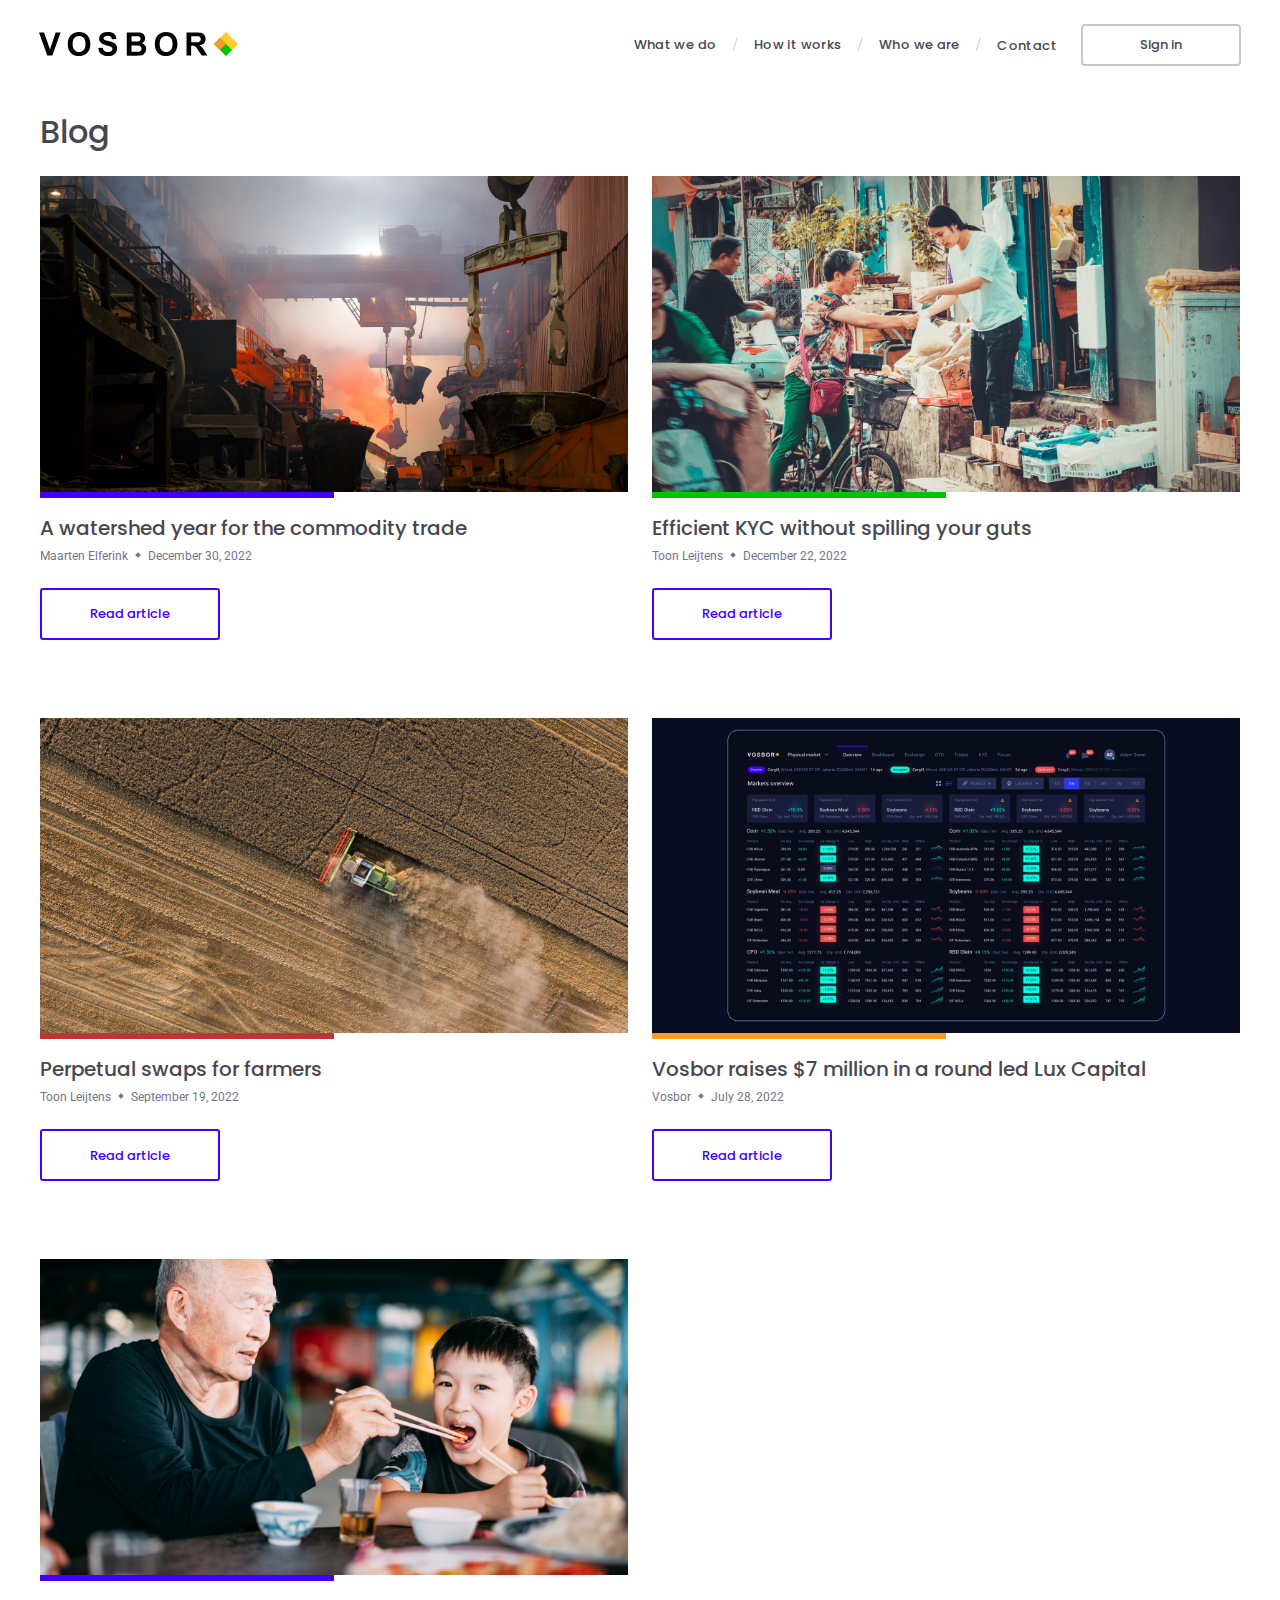
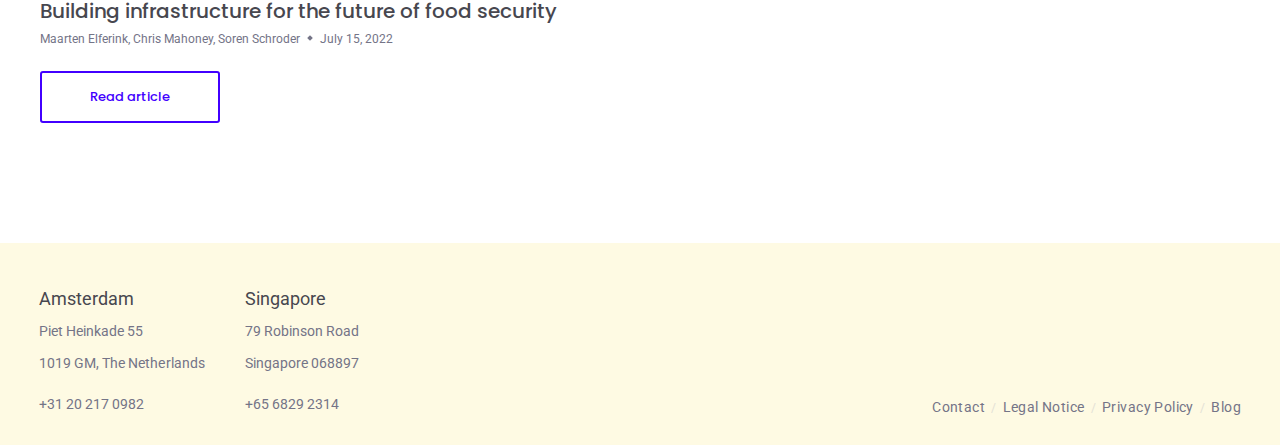
<file: blog/index.html>
<!DOCTYPE html><html><head><meta charSet="utf-8"/><meta http-equiv="x-ua-compatible" content="ie=edge"/><meta name="viewport" content="width=device-width, initial-scale=1, shrink-to-fit=no"/><meta name="version" content="3.0"/><style data-href="/styles.b8f1279a79e8b31ac22c.css" data-identity="gatsby-global-css">a,abbr,acronym,address,applet,article,aside,audio,b,big,blockquote,body,canvas,caption,center,cite,code,dd,del,details,dfn,div,dl,dt,em,embed,fieldset,figcaption,figure,footer,form,h1,h2,h3,h4,h5,h6,header,hgroup,html,i,iframe,img,ins,kbd,label,legend,li,mark,menu,nav,object,ol,output,p,pre,q,ruby,s,samp,section,small,span,strike,strong,sub,summary,sup,table,tbody,td,tfoot,th,thead,time,tr,tt,u,ul,var,video{-webkit-margin-before:0;-webkit-margin-after:0;border:0;font-size:100%;font:inherit;margin:0;margin-block-end:0;margin-block-start:0;padding:0;vertical-align:baseline}article,aside,details,figcaption,figure,footer,header,hgroup,menu,nav,section{display:block}body{line-height:1}ol,ul{list-style:none}blockquote,q{quotes:none}blockquote:after,blockquote:before,q:after,q:before{content:"";content:none}table{border-collapse:collapse;border-spacing:0}*{-webkit-font-smoothing:antialiased;-moz-osx-font-smoothing:grayscale}body,html{-webkit-tap-highlight-color:rgba(0,0,0,0);border:0;font-family:Roboto;margin:0;padding:0;scroll-behavior:smooth;-webkit-user-select:none;-ms-user-select:none;user-select:none}@media(max-width:975px){.mobile-hidden{display:none!important}}@media(min-width:768px){.mobile-visible{display:none!important}}@media(max-width:1365px){.tablet-hidden{display:none!important}}@media(min-width:1366px){.tablet-visible{display:none!important}}.even-section{background:#fefae3}a{color:#747487}@-webkit-keyframes rotating{0%{-webkit-transform:rotate(0deg);transform:rotate(0deg)}to{-webkit-transform:rotate(1turn);transform:rotate(1turn)}}@keyframes rotating{0%{-webkit-transform:rotate(0deg);transform:rotate(0deg)}to{-webkit-transform:rotate(1turn);transform:rotate(1turn)}}</style><style>.gatsby-image-wrapper{position:relative;overflow:hidden}.gatsby-image-wrapper picture.object-fit-polyfill{position:static!important}.gatsby-image-wrapper img{bottom:0;height:100%;left:0;margin:0;max-width:none;padding:0;position:absolute;right:0;top:0;width:100%;object-fit:cover}.gatsby-image-wrapper [data-main-image]{opacity:0;transform:translateZ(0);transition:opacity .25s linear;will-change:opacity}.gatsby-image-wrapper-constrained{display:inline-block;vertical-align:top}</style><noscript><style>.gatsby-image-wrapper noscript [data-main-image]{opacity:1!important}.gatsby-image-wrapper [data-placeholder-image]{opacity:0!important}</style></noscript><script type="module">const e="undefined"!=typeof HTMLImageElement&&"loading"in HTMLImageElement.prototype;e&&document.body.addEventListener("load",(function(e){const t=e.target;if(void 0===t.dataset.mainImage)return;if(void 0===t.dataset.gatsbyImageSsr)return;let a=null,n=t;for(;null===a&&n;)void 0!==n.parentNode.dataset.gatsbyImageWrapper&&(a=n.parentNode),n=n.parentNode;const o=a.querySelector("[data-placeholder-image]"),r=new Image;r.src=t.currentSrc,r.decode().catch((()=>{})).then((()=>{t.style.opacity=1,o&&(o.style.opacity=0,o.style.transition="opacity 500ms linear")}))}),!0);</script><style data-styled="" data-styled-version="5.3.3">.cQdKkc{padding:30px 35px 25px;display:-webkit-box;display:-webkit-flex;display:-ms-flexbox;display:flex;-webkit-align-items:center;-webkit-box-align:center;-ms-flex-align:center;align-items:center;-webkit-flex-direction:column;-ms-flex-direction:column;flex-direction:column;gap:42px;}/*!sc*/
@media (min-width:768px){.cQdKkc{padding:40px 39px 25px;-webkit-flex-direction:row;-ms-flex-direction:row;flex-direction:row;-webkit-align-items:flex-end;-webkit-box-align:flex-end;-ms-flex-align:flex-end;align-items:flex-end;-webkit-box-pack:justify;-webkit-justify-content:space-between;-ms-flex-pack:justify;justify-content:space-between;}}/*!sc*/
@media (min-width:1366px){.cQdKkc{padding:40px 80px 25px;}}/*!sc*/
@media (min-width:1919px){.cQdKkc{padding:50px 100px 25px;}}/*!sc*/
data-styled.g1[id="footer__FooterContainer-sc-164g705-0"]{content:"cQdKkc,"}/*!sc*/
.cqDwDZ{display:-webkit-box;display:-webkit-flex;display:-ms-flexbox;display:flex;-webkit-align-items:stretch;-webkit-box-align:stretch;-ms-flex-align:stretch;align-items:stretch;gap:40px;}/*!sc*/
data-styled.g3[id="footer__AddressList-sc-164g705-2"]{content:"cqDwDZ,"}/*!sc*/
.gUKGQN{display:-webkit-box;display:-webkit-flex;display:-ms-flexbox;display:flex;-webkit-flex-direction:column;-ms-flex-direction:column;flex-direction:column;}/*!sc*/
data-styled.g4[id="footer__Address-sc-164g705-3"]{content:"gUKGQN,"}/*!sc*/
.dlRnzW{font-family:Roboto;font-style:normal;font-weight:normal;line-height:32px;-webkit-letter-spacing:0.002em;-moz-letter-spacing:0.002em;-ms-letter-spacing:0.002em;letter-spacing:0.002em;color:#47474f;font-size:16px;}/*!sc*/
@media (min-width:768px){.dlRnzW{font-size:18px;}}/*!sc*/
@media (min-width:1919px){.dlRnzW{font-size:24px;}}/*!sc*/
data-styled.g5[id="footer__AddressTitle-sc-164g705-4"]{content:"dlRnzW,"}/*!sc*/
.kPbGZs{font-family:"Roboto";font-style:normal;font-weight:normal;line-height:32px;-webkit-letter-spacing:0.002em;-moz-letter-spacing:0.002em;-ms-letter-spacing:0.002em;letter-spacing:0.002em;color:#747487;font-size:14px;}/*!sc*/
@media (min-width:1366px){.kPbGZs{font-size:16px;}}/*!sc*/
data-styled.g6[id="footer__AddressLine-sc-164g705-5"]{content:"kPbGZs,"}/*!sc*/
.bLxmnu{font-family:Roboto;font-style:normal;font-weight:normal;line-height:32px;-webkit-letter-spacing:0.002em;-moz-letter-spacing:0.002em;-ms-letter-spacing:0.002em;letter-spacing:0.002em;margin-top:9px;-webkit-text-decoration:none;text-decoration:none;color:#747487;font-size:14px;}/*!sc*/
@media (min-width:1366px){.bLxmnu{font-size:16px;}}/*!sc*/
data-styled.g7[id="footer__Phone-sc-164g705-6"]{content:"bLxmnu,"}/*!sc*/
.hSmfCQ{font-family:Roboto;font-style:normal;font-weight:400;font-size:12px;line-height:20px;-webkit-letter-spacing:0.03em;-moz-letter-spacing:0.03em;-ms-letter-spacing:0.03em;letter-spacing:0.03em;color:#747487;-webkit-text-decoration:none;text-decoration:none;}/*!sc*/
.hSmfCQ:not(:last-child)::after{content:"/";color:#c8c8ca;display:inline-block;vertical-align:middle;opacity:0.5;padding:0 6px;font-size:12px;line-height:20px;}/*!sc*/
@media (min-width:1366px){.hSmfCQ:not(:last-child)::after{padding:0 8px;}}/*!sc*/
@media (min-width:1366px){.hSmfCQ:not(:last-child)::after{padding:0 18px;font-size:14px;line-height:26px;}}/*!sc*/
@media (min-width:1919px){.hSmfCQ:not(:last-child)::after{font-size:16px;line-height:28px;}}/*!sc*/
@media (min-width:768px){.hSmfCQ{font-size:14px;line-height:26px;}}/*!sc*/
@media (min-width:1919px){.hSmfCQ{font-size:16px;line-height:28px;}}/*!sc*/
data-styled.g8[id="footer__FooterLink-sc-164g705-7"]{content:"hSmfCQ,"}/*!sc*/
.dqsXkn{width:160px;box-sizing:border-box;-webkit-text-decoration:none;text-decoration:none;display:inline-block;text-align:center;white-space:nowrap;padding:0;border-width:2px;border-style:solid;border-radius:4px;font-family:"Poppins";font-weight:500;font-size:13px;height:42px;line-height:38px;}/*!sc*/
@media (min-width:1366px){.dqsXkn{font-size:15px;height:44px;line-height:40px;}}/*!sc*/
@media (min-width:1919px){.dqsXkn{font-size:18px;height:48px;line-height:44px;}}/*!sc*/
data-styled.g18[id="ButtonLink__BaseButtonLink-sc-1ebrgby-0"]{content:"dqsXkn,"}/*!sc*/
.loKKUv{z-index:1;padding:24px;display:-webkit-box;display:-webkit-flex;display:-ms-flexbox;display:flex;-webkit-box-pack:justify;-webkit-justify-content:space-between;-ms-flex-pack:justify;justify-content:space-between;-webkit-align-items:center;-webkit-box-align:center;-ms-flex-align:center;align-items:center;position:absolute;top:0;right:0;left:0;}/*!sc*/
.loKKUv .links{display:-webkit-box;display:-webkit-flex;display:-ms-flexbox;display:flex;-webkit-align-items:center;-webkit-box-align:center;-ms-flex-align:center;align-items:center;-webkit-flex-wrap:wrap;-ms-flex-wrap:wrap;flex-wrap:wrap;-webkit-box-pack:end;-webkit-justify-content:flex-end;-ms-flex-pack:end;justify-content:flex-end;}/*!sc*/
@media (min-width:768px){.loKKUv{padding:24px 39px;}}/*!sc*/
@media (min-width:1366px){.loKKUv{padding:24px 40px;}}/*!sc*/
@media (min-width:1919px){.loKKUv{padding:24px 68px;}}/*!sc*/
data-styled.g20[id="header__Header-sc-vh8ctx-0"]{content:"loKKUv,"}/*!sc*/
.gqFqOG{font-family:"Poppins";font-style:normal;font-weight:500;font-size:14px;line-height:21px;-webkit-letter-spacing:0.03em;-moz-letter-spacing:0.03em;-ms-letter-spacing:0.03em;letter-spacing:0.03em;color:#47474F;-webkit-text-decoration:none;text-decoration:none;-webkit-transition-property:color;transition-property:color;-webkit-transition-duration:0.3s;transition-duration:0.3s;}/*!sc*/
.gqFqOG:hover{color:rgb(71 71 79 / 75%);}/*!sc*/
.gqFqOG.separator::after{content:"/";color:#C8C8CA;opacity:1;display:inline-block;vertical-align:middle;font-family:"Montserrat";line-height:22px;padding:0 16px;font-size:18px;}/*!sc*/
@media (min-width:1366px){.gqFqOG.separator::after{font-size:24px;padding:0 24px;}}/*!sc*/
.gqFqOG.separator::after:hover{opacity:1;}/*!sc*/
@media (min-width:768px){.gqFqOG{font-size:13px;}}/*!sc*/
@media (min-width:1366px){.gqFqOG{font-size:15px;}}/*!sc*/
@media (min-width:1919px){.gqFqOG{font-size:18px;}}/*!sc*/
data-styled.g21[id="header__HeaderLink-sc-vh8ctx-1"]{content:"gqFqOG,"}/*!sc*/
.ktgKrw{border-color:rgba(255,255,255,0.33);margin-left:24px;color:#47474F;border-color:rgba(71,71,79,0.3);}/*!sc*/
@media (min-width:1366px){.ktgKrw{margin-left:50px;}}/*!sc*/
.ktgKrw:hover,.ktgKrw:active{background:linear-gradient(270deg,#373cd9 2.12%,#243afa 97.88%);border-color:transparent;color:#ffffff;}/*!sc*/
data-styled.g22[id="header__ButtonLink-sc-vh8ctx-2"]{content:"ktgKrw,"}/*!sc*/
.gaaQxA{margin-bottom:30px;-webkit-text-decoration:none;text-decoration:none;display:block;}/*!sc*/
data-styled.g23[id="PostLink__PostContainer-sc-dqz14k-0"]{content:"gaaQxA,"}/*!sc*/
.fEUJZV{overflow:visible !important;}/*!sc*/
.post-container .PostLink__ImgStyled-sc-dqz14k-1::before{width:50%;content:"";position:absolute;background-color:var(--bgcolor,#4200ff);left:0;bottom:-6px;height:6px;}/*!sc*/
@media (min-width:1366px){.post-container .PostLink__ImgStyled-sc-dqz14k-1::before{bottom:-8px;height:8px;}}/*!sc*/
@media (min-width:1919px){.post-container .PostLink__ImgStyled-sc-dqz14k-1::before{bottom:-10px;height:10px;}}/*!sc*/
data-styled.g24[id="PostLink__ImgStyled-sc-dqz14k-1"]{content:"fEUJZV,"}/*!sc*/
.iecXes{font-family:Poppins;font-size:20px;line-height:20px;font-weight:500;margin-top:26px;margin-bottom:4px;color:#47474f;-webkit-text-decoration:none;text-decoration:none;}/*!sc*/
@media (min-width:1366px){.iecXes{margin-bottom:8px;font-size:26px;line-height:33.8px;}}/*!sc*/
@media (min-width:1919px){.iecXes{margin-top:40px;font-size:38px;line-height:49.21px;}}/*!sc*/
data-styled.g25[id="PostLink__PostTitle-sc-dqz14k-2"]{content:"iecXes,"}/*!sc*/
.hxgxbW{font-family:"Roboto";font-size:12px;font-weight:400;line-height:28px;margin-bottom:18px;color:#747487;}/*!sc*/
@media (min-width:1366px){.hxgxbW{font-size:16px;line-height:36px;}}/*!sc*/
@media (min-width:1919px){.hxgxbW{font-size:18px;margin-bottom:22px;}}/*!sc*/
data-styled.g26[id="PostLink__PostContent-sc-dqz14k-3"]{content:"hxgxbW,"}/*!sc*/
.lbyNB{display:inline-block;margin:3px 8px;background-color:#747487;width:4px;height:4px;-webkit-transform:rotate(45deg);-ms-transform:rotate(45deg);transform:rotate(45deg);}/*!sc*/
data-styled.g27[id="PostLink__Separator-sc-dqz14k-4"]{content:"lbyNB,"}/*!sc*/
.bbJfIG{font-family:"Poppins";font-size:13px;font-weight:500;line-height:21px;color:#4200ff;border-radius:3px;border:2px solid #4200ff;width:180px;height:52px;box-sizing:border-box;display:-webkit-inline-box;display:-webkit-inline-flex;display:-ms-inline-flexbox;display:inline-flex;-webkit-align-items:center;-webkit-box-align:center;-ms-flex-align:center;align-items:center;-webkit-box-pack:center;-webkit-justify-content:center;-ms-flex-pack:center;justify-content:center;-webkit-text-decoration:none;text-decoration:none;}/*!sc*/
.bbJfIG:hover{background-color:#4200ff;color:#fff;cursor:pointer;}/*!sc*/
@media (min-width:1366px){.bbJfIG{font-size:15px;line-height:23px;}}/*!sc*/
@media (min-width:1919px){.bbJfIG{font-size:18px;line-height:27px;}}/*!sc*/
data-styled.g28[id="PostLink__ReadMoreButton-sc-dqz14k-5"]{content:"bbJfIG,"}/*!sc*/
.jJsDLF{-webkit-text-decoration:none;text-decoration:none;}/*!sc*/
data-styled.g29[id="PostLink__LinkUnstyled-sc-dqz14k-6"]{content:"jJsDLF,"}/*!sc*/
.bkKrAp{margin-top:101px;margin-left:24px;margin-right:24px;min-height:calc(100vh - 292px);}/*!sc*/
@media (min-width:768px){.bkKrAp{margin-top:112px;margin-left:40px;margin-right:40px;}}/*!sc*/
@media (min-width:1366px){.bkKrAp{margin-top:144px;margin-left:81px;margin-right:81px;}}/*!sc*/
@media (min-width:1919px){.bkKrAp{margin-top:188px;margin-left:100px;margin-right:100px;}}/*!sc*/
data-styled.g137[id="blog__BlogContainer-sc-cxcsr0-0"]{content:"bkKrAp,"}/*!sc*/
.edSeTw{font-family:"Poppins";font-size:32px;font-weight:500;line-height:40px;color:#47474f;margin-bottom:24px;}/*!sc*/
@media (min-width:1919px){.edSeTw{margin-bottom:27px;}}/*!sc*/
data-styled.g138[id="blog__BlogTitle-sc-cxcsr0-1"]{content:"edSeTw,"}/*!sc*/
.ijuOBq{margin-bottom:90px;}/*!sc*/
@media (min-width:768px){.ijuOBq{display:grid;grid-template-columns:1fr 1fr;gap:48px 24px;}}/*!sc*/
@media (min-width:1366px){.ijuOBq{gap:80px 85px;margin-bottom:100px;}}/*!sc*/
@media (min-width:1919px){.ijuOBq{gap:80px 120px;margin-bottom:120px;}}/*!sc*/
data-styled.g140[id="blog__PostContainer-sc-cxcsr0-3"]{content:"ijuOBq,"}/*!sc*/
</style><link rel="sitemap" type="application/xml" href="/sitemap/sitemap-index.xml"/><title data-react-helmet="true">Vosbor blog</title><link data-react-helmet="true" rel="canonical" href="https://www.vosbor.com/"/><meta data-react-helmet="true" charSet="utf-8"/><meta data-react-helmet="true" name="description" content=" Vosbor is a grain and oilseed trading platform. Discover how we foster transparency in global agricultural commodity markets. "/><meta data-react-helmet="true" name="keywords" content="commodity trading, commodity, blockchain, market, grain, oilseed, agriculture, agricultural commodities"/><meta data-react-helmet="true" property="og:title" content="Vosbor - The agricultural commodity trading platform"/><meta data-react-helmet="true" property="og:description" content="Vosbor is a grain and oilseed trading platform. Discover how we foster transparency in global agricultural commodity markets."/><meta data-react-helmet="true" property="og:type" content="website"/><meta data-react-helmet="true" property="og:url" content="https://www.vosbor.com/"/><meta data-react-helmet="true" name="robots" content="index, follow"/><link href="https://fonts.googleapis.com/css?family=Poppins:100,200,300,400,500,600|Roboto:100,200,300,400,500,600|IBM+Plex+Mono:100,200,300,400,500,600&amp;display=swap" rel="stylesheet"/><link rel="icon" href="/favicon-32x32.png?v=21c7173ac2f4953a804b70d35e9499ad" type="image/png"/><link rel="manifest" href="/manifest.webmanifest" crossorigin="anonymous"/><link rel="apple-touch-icon" sizes="48x48" href="/icons/icon-48x48.png?v=21c7173ac2f4953a804b70d35e9499ad"/><link rel="apple-touch-icon" sizes="72x72" href="/icons/icon-72x72.png?v=21c7173ac2f4953a804b70d35e9499ad"/><link rel="apple-touch-icon" sizes="96x96" href="/icons/icon-96x96.png?v=21c7173ac2f4953a804b70d35e9499ad"/><link rel="apple-touch-icon" sizes="144x144" href="/icons/icon-144x144.png?v=21c7173ac2f4953a804b70d35e9499ad"/><link rel="apple-touch-icon" sizes="192x192" href="/icons/icon-192x192.png?v=21c7173ac2f4953a804b70d35e9499ad"/><link rel="apple-touch-icon" sizes="256x256" href="/icons/icon-256x256.png?v=21c7173ac2f4953a804b70d35e9499ad"/><link rel="apple-touch-icon" sizes="384x384" href="/icons/icon-384x384.png?v=21c7173ac2f4953a804b70d35e9499ad"/><link rel="apple-touch-icon" sizes="512x512" href="/icons/icon-512x512.png?v=21c7173ac2f4953a804b70d35e9499ad"/><link rel="alternate" type="application/rss+xml" title="Vosbor Blog" href="/rss.xml"/><link as="script" rel="preload" href="/webpack-runtime-964f0cee5fc7c7d425bd.js"/><link as="script" rel="preload" href="/framework-fdf14ba1cbaa93307e24.js"/><link as="script" rel="preload" href="/app-b5ce6df7835c760cb2a8.js"/><link as="script" rel="preload" href="/commons-c2d75699a0ea07b551c5.js"/><link as="script" rel="preload" href="/8a004f2ad7bc784f49b745699d256ff63599d9a4-3d3cad0e3cf9f8e1bd83.js"/><link as="script" rel="preload" href="/c7d71caa48d6e5d7a5796dfa1261b9f09181c117-72736440967e6c4e3e44.js"/><link as="script" rel="preload" href="/component---src-pages-blog-js-3b44acce0ee8c858089f.js"/><link as="fetch" rel="preload" href="/page-data/blog/page-data.json" crossorigin="anonymous"/><link as="fetch" rel="preload" href="/page-data/app-data.json" crossorigin="anonymous"/></head><body><noscript><iframe src="https://www.googletagmanager.com/ns.html?id=GTM-PGRDJVG" height="0" width="0" style="display:none;visibility:hidden"></iframe></noscript><div id="___gatsby"><div style="outline:none" tabindex="-1" id="gatsby-focus-wrapper"><header class="header__Header-sc-vh8ctx-0 loKKUv"><a href="/"><svg width="200" height="24" viewBox="0 0 200 24" fill="none"><g clip-path="url(#clip0_995_800)"><path d="M16.648 0.403381L10.9978 17.5462L5.04486 0.403381H0L8.27357 23.5967H13.3184L21.592 0.403381H16.648Z" fill="black"></path><path d="M28.7556 12.2017C28.7556 9.88235 29.1592 7.86555 29.8655 6.2521C30.37 5.04202 31.0763 3.93277 31.9843 3.02521C32.8924 2.11765 33.9014 1.41176 35.0112 0.907563C36.4238 0.302521 38.1391 0 40.0561 0C43.4866 0 46.2108 1.10924 48.2288 3.22689C50.2467 5.34454 51.3566 8.26891 51.3566 12.1008C51.3566 15.8319 50.3476 18.7563 48.3297 20.874C46.3117 22.9916 43.5875 24.1008 40.157 24.1008C36.7265 24.1008 34.0023 23.0924 31.8834 20.9748C29.7646 18.7563 28.7556 15.8319 28.7556 12.2017ZM33.5987 12C33.5987 14.6219 34.2041 16.6387 35.4148 17.9496C36.6256 19.2605 38.1391 19.9664 40.0561 19.9664C41.9732 19.9664 43.4866 19.2605 44.6974 17.9496C45.9081 16.6387 46.5135 14.6219 46.5135 11.8992C46.5135 9.27731 45.9081 7.26051 44.7983 5.94958C43.4866 4.63866 41.9732 4.03361 40.0561 4.03361C38.1391 4.03361 36.5247 4.7395 35.4148 6.05042C34.2041 7.36135 33.5987 9.27731 33.5987 12Z" fill="black"></path><path d="M59.2268 16.0336L63.7672 15.6303C64.0699 17.1429 64.5744 18.2521 65.4824 18.958C66.2896 19.6639 67.5004 20.0672 68.9129 20.0672C70.4264 20.0672 71.5363 19.7647 72.3434 19.0588C73.1506 18.4538 73.4533 17.6471 73.4533 16.8403C73.4533 16.3361 73.2515 15.8319 72.9488 15.4286C72.6461 15.0252 72.0408 14.7227 71.2336 14.4202C70.7291 14.2185 69.4174 13.916 67.5004 13.4118C64.9779 12.8067 63.2627 12 62.2537 11.0924C60.8412 9.78151 60.1349 8.26891 60.1349 6.45378C60.1349 5.2437 60.4376 4.13445 61.1439 3.12605C61.8501 2.11765 62.7582 1.31092 64.0699 0.806723C65.2806 0.302521 66.7941 0 68.6102 0C71.5363 0 73.756 0.605042 75.1686 1.91597C76.682 3.22689 77.3883 4.94118 77.4892 7.05882L72.8479 7.2605C72.6461 6.05042 72.2425 5.2437 71.5363 4.63866C70.83 4.13445 69.9219 3.83193 68.6102 3.83193C67.2986 3.83193 66.1887 4.13445 65.3815 4.63866C64.8771 5.04202 64.5744 5.54622 64.5744 6.15126C64.5744 6.65546 64.7762 7.15966 65.2806 7.56303C65.886 8.06723 67.2986 8.57143 69.6192 9.07563C71.9399 9.57983 73.5542 10.1849 74.6641 10.7899C75.774 11.395 76.5811 12.2017 77.1865 13.1092C77.7919 14.1176 78.0946 15.3277 78.0946 16.8403C78.0946 18.1513 77.691 19.4622 76.9847 20.5714C76.2784 21.7815 75.1686 22.5882 73.8569 23.1933C72.5452 23.7983 70.83 24 68.812 24C65.886 24 63.6663 23.2941 62.0519 21.9832C60.5385 20.6723 59.5295 18.6555 59.2268 16.0336Z" fill="black"></path><path d="M87.7805 0.403381H97.0631C98.8792 0.403381 100.292 0.504222 101.2 0.605062C102.108 0.806743 102.915 1.10926 103.621 1.61347C104.328 2.11767 104.933 2.72271 105.438 3.52943C105.942 4.33615 106.144 5.24372 106.144 6.25212C106.144 7.36136 105.841 8.36977 105.236 9.27733C104.63 10.1849 103.823 10.8908 102.814 11.2941C104.227 11.6975 105.337 12.4034 106.043 13.4118C106.85 14.4202 107.153 15.5294 107.153 16.9412C107.153 17.9496 106.951 19.0588 106.447 20.0672C105.942 21.0756 105.236 21.8824 104.429 22.4874C103.621 23.0925 102.512 23.4958 101.301 23.5967C100.494 23.6975 98.6774 23.6975 95.6505 23.7983H87.7805V0.403381ZM92.5227 4.23531V9.57985H95.5496C97.3658 9.57985 98.4756 9.57985 98.9801 9.47901C99.7873 9.37817 100.393 9.07565 100.897 8.67229C101.402 8.16809 101.603 7.56305 101.603 6.85716C101.603 6.15128 101.402 5.54624 100.998 5.14288C100.594 4.73952 99.9891 4.43699 99.1819 4.33615C98.6774 4.23531 97.3658 4.23531 95.146 4.23531H92.5227ZM92.5227 13.5126V19.7647H96.8613C98.5765 19.7647 99.5855 19.7647 100.09 19.6639C100.796 19.563 101.402 19.2605 101.805 18.7563C102.209 18.2521 102.512 17.6471 102.512 16.7395C102.512 16.0336 102.31 15.4286 102.007 14.9244C101.704 14.4202 101.2 14.1177 100.494 13.8151C99.8882 13.6135 98.4756 13.5126 96.3568 13.5126H92.5227Z" fill="black"></path><path d="M115.83 12.2017C115.83 9.88235 116.234 7.86555 116.94 6.2521C117.444 5.04202 118.151 4.03361 119.059 3.02521C119.967 2.11765 120.976 1.41176 122.086 0.907563C123.498 0.302521 125.214 0 127.131 0C130.561 0 133.285 1.10924 135.303 3.22689C137.321 5.34454 138.431 8.26891 138.431 12.1008C138.431 15.8319 137.422 18.7563 135.404 20.874C133.386 22.9916 130.662 24.1008 127.231 24.1008C123.801 24.1008 121.077 23.0924 118.958 20.9748C116.839 18.7563 115.83 15.8319 115.83 12.2017ZM120.673 12C120.673 14.6219 121.279 16.6387 122.489 17.9496C123.7 19.2605 125.214 19.9664 127.131 19.9664C129.048 19.9664 130.561 19.2605 131.772 17.9496C132.983 16.6387 133.588 14.6219 133.588 11.8992C133.588 9.27731 132.983 7.26051 131.873 5.94958C130.561 4.63866 129.048 4.03361 127.131 4.03361C125.214 4.03361 123.599 4.7395 122.489 6.05042C121.279 7.36135 120.673 9.27731 120.673 12Z" fill="black"></path><path d="M147.512 23.5967V0.403381H157.4C159.922 0.403381 161.637 0.605062 162.848 1.00842C163.958 1.41178 164.866 2.21851 165.572 3.22691C166.279 4.33615 166.581 5.54624 166.581 6.85716C166.581 8.57145 166.077 10.0841 165.068 11.1933C164.059 12.3025 162.545 13.0084 160.427 13.3109C161.436 13.916 162.243 14.521 162.949 15.2269C163.655 15.9328 164.462 17.1429 165.572 18.958L168.397 23.4958H162.747L159.317 18.4538C158.106 16.6387 157.299 15.5294 156.794 15.0252C156.391 14.521 155.886 14.2185 155.382 14.0168C154.877 13.8151 154.07 13.7143 153.061 13.7143H152.153V23.395H147.512V23.5967ZM152.254 10.1849H155.684C157.904 10.1849 159.317 10.0841 159.922 9.88237C160.527 9.68069 160.931 9.37817 161.234 8.87397C161.536 8.36977 161.738 7.86557 161.738 7.15968C161.738 6.35296 161.536 5.74792 161.133 5.24372C160.729 4.73952 160.124 4.437 159.317 4.33615C158.913 4.23531 157.803 4.23531 155.886 4.23531H152.254V10.1849Z" fill="black"></path><path d="M187 0L199 12L187 24L175 12L187 0Z" fill="#FDCC27"></path><path d="M181 5.99971L193 17.9997L187 23.9997L175 11.9997L181 5.99971Z" fill="#00C400"></path><path d="M181 5.99971L187 11.9997L181 17.9997L175 11.9997L181 5.99971Z" fill="#FD9A27"></path></g><defs><clipPath id="clip0_995_800"><rect width="200" height="24" fill="white"></rect></clipPath></defs></svg></a><div class="links"><a id="what_we_do" href="/#whatwedo" class="header__HeaderLink-sc-vh8ctx-1 gqFqOG separator mobile-hidden">What we do</a><a id="how_it_works" href="/#howitworks" class="header__HeaderLink-sc-vh8ctx-1 gqFqOG separator mobile-hidden">How it works</a><a id="who_we_are" href="/#whoweare" class="header__HeaderLink-sc-vh8ctx-1 gqFqOG separator mobile-hidden">Who we are</a><a id="contact" href="/contact" class="header__HeaderLink-sc-vh8ctx-1 gqFqOG">Contact</a><a id="login_button" href="https://exchange.vosbor.com/" class="ButtonLink__BaseButtonLink-sc-1ebrgby-0 header__ButtonLink-sc-vh8ctx-2 dqsXkn ktgKrw mobile-hidden">Sign in</a></div></header><div class="blog__BlogContainer-sc-cxcsr0-0 bkKrAp"><h1 class="blog__BlogTitle-sc-cxcsr0-1 edSeTw">Blog</h1><div class="blog__PostContainer-sc-cxcsr0-3 ijuOBq"><div class="PostLink__PostContainer-sc-dqz14k-0 gaaQxA post-container"><a class="PostLink__LinkUnstyled-sc-dqz14k-6 jJsDLF" href="/blog/a-watershed-year-for-the-commodity-trade"><div class="PostLink__ImgStyled-sc-dqz14k-1 fEUJZV gatsby-image-wrapper" style="position:relative;overflow:hidden;--bgcolor:#4200FF"><div aria-hidden="true" style="width:100%;padding-bottom:53.65853658536586%"></div><img aria-hidden="true" src="[data-uri]" alt="" style="position:absolute;top:0;left:0;width:100%;height:100%;object-fit:cover;object-position:center;opacity:1;transition-delay:500ms"/><noscript><picture><source srcset="/static/d3b8c99eefad317ea25a2bdea8a0d71b/b6640/img1.jpg 820w,
/static/d3b8c99eefad317ea25a2bdea8a0d71b/5e5ad/img1.jpg 1640w,
/static/d3b8c99eefad317ea25a2bdea8a0d71b/89617/img1.jpg 3000w" sizes="(max-width: 3000px) 100vw, 3000px" /><img loading="lazy" sizes="(max-width: 3000px) 100vw, 3000px" srcset="/static/d3b8c99eefad317ea25a2bdea8a0d71b/b6640/img1.jpg 820w,
/static/d3b8c99eefad317ea25a2bdea8a0d71b/5e5ad/img1.jpg 1640w,
/static/d3b8c99eefad317ea25a2bdea8a0d71b/89617/img1.jpg 3000w" src="/static/d3b8c99eefad317ea25a2bdea8a0d71b/89617/img1.jpg" alt="" style="position:absolute;top:0;left:0;opacity:1;width:100%;height:100%;object-fit:cover;object-position:center"/></picture></noscript></div></a><a class="PostLink__LinkUnstyled-sc-dqz14k-6 jJsDLF" href="/blog/a-watershed-year-for-the-commodity-trade"><h2 class="PostLink__PostTitle-sc-dqz14k-2 iecXes">A watershed year for the commodity trade</h2></a><p class="PostLink__PostContent-sc-dqz14k-3 hxgxbW">Maarten Elferink<span class="PostLink__Separator-sc-dqz14k-4 lbyNB"></span>December 30, 2022</p><a class="PostLink__ReadMoreButton-sc-dqz14k-5 bbJfIG" href="/blog/a-watershed-year-for-the-commodity-trade">Read article</a></div><div class="PostLink__PostContainer-sc-dqz14k-0 gaaQxA post-container"><a class="PostLink__LinkUnstyled-sc-dqz14k-6 jJsDLF" href="/blog/efficient-kyc-without-spilling-your-guts"><div class="PostLink__ImgStyled-sc-dqz14k-1 fEUJZV gatsby-image-wrapper" style="position:relative;overflow:hidden;--bgcolor:#00C400"><div aria-hidden="true" style="width:100%;padding-bottom:53.65853658536586%"></div><img aria-hidden="true" src="[data-uri]" alt="" style="position:absolute;top:0;left:0;width:100%;height:100%;object-fit:cover;object-position:center;opacity:1;transition-delay:500ms"/><noscript><picture><source srcset="/static/bd3ef080bf51c8ab6b8f068278981b7d/b6640/blog-post-4.jpg 820w,
/static/bd3ef080bf51c8ab6b8f068278981b7d/5e5ad/blog-post-4.jpg 1640w,
/static/bd3ef080bf51c8ab6b8f068278981b7d/7c060/blog-post-4.jpg 3280w,
/static/bd3ef080bf51c8ab6b8f068278981b7d/6e727/blog-post-4.jpg 4920w,
/static/bd3ef080bf51c8ab6b8f068278981b7d/b9549/blog-post-4.jpg 6000w" sizes="(max-width: 3280px) 100vw, 3280px" /><img loading="lazy" sizes="(max-width: 3280px) 100vw, 3280px" srcset="/static/bd3ef080bf51c8ab6b8f068278981b7d/b6640/blog-post-4.jpg 820w,
/static/bd3ef080bf51c8ab6b8f068278981b7d/5e5ad/blog-post-4.jpg 1640w,
/static/bd3ef080bf51c8ab6b8f068278981b7d/7c060/blog-post-4.jpg 3280w,
/static/bd3ef080bf51c8ab6b8f068278981b7d/6e727/blog-post-4.jpg 4920w,
/static/bd3ef080bf51c8ab6b8f068278981b7d/b9549/blog-post-4.jpg 6000w" src="/static/bd3ef080bf51c8ab6b8f068278981b7d/7c060/blog-post-4.jpg" alt="" style="position:absolute;top:0;left:0;opacity:1;width:100%;height:100%;object-fit:cover;object-position:center"/></picture></noscript></div></a><a class="PostLink__LinkUnstyled-sc-dqz14k-6 jJsDLF" href="/blog/efficient-kyc-without-spilling-your-guts"><h2 class="PostLink__PostTitle-sc-dqz14k-2 iecXes">Efficient KYC without spilling your guts</h2></a><p class="PostLink__PostContent-sc-dqz14k-3 hxgxbW">Toon Leijtens<span class="PostLink__Separator-sc-dqz14k-4 lbyNB"></span>December 22, 2022</p><a class="PostLink__ReadMoreButton-sc-dqz14k-5 bbJfIG" href="/blog/efficient-kyc-without-spilling-your-guts">Read article</a></div><div class="PostLink__PostContainer-sc-dqz14k-0 gaaQxA post-container"><a class="PostLink__LinkUnstyled-sc-dqz14k-6 jJsDLF" href="/blog/perpetual-swaps-for-farmers"><div class="PostLink__ImgStyled-sc-dqz14k-1 fEUJZV gatsby-image-wrapper" style="position:relative;overflow:hidden;--bgcolor:#be3434"><div aria-hidden="true" style="width:100%;padding-bottom:53.65853658536586%"></div><img aria-hidden="true" src="[data-uri]" alt="" style="position:absolute;top:0;left:0;width:100%;height:100%;object-fit:cover;object-position:center;opacity:1;transition-delay:500ms"/><noscript><picture><source srcset="/static/eb33aaeed7d711278965f4a75c823798/b6640/blog-post-3.jpg 820w,
/static/eb33aaeed7d711278965f4a75c823798/5e5ad/blog-post-3.jpg 1640w,
/static/eb33aaeed7d711278965f4a75c823798/7c060/blog-post-3.jpg 3280w" sizes="(max-width: 3280px) 100vw, 3280px" /><img loading="lazy" sizes="(max-width: 3280px) 100vw, 3280px" srcset="/static/eb33aaeed7d711278965f4a75c823798/b6640/blog-post-3.jpg 820w,
/static/eb33aaeed7d711278965f4a75c823798/5e5ad/blog-post-3.jpg 1640w,
/static/eb33aaeed7d711278965f4a75c823798/7c060/blog-post-3.jpg 3280w" src="/static/eb33aaeed7d711278965f4a75c823798/7c060/blog-post-3.jpg" alt="" style="position:absolute;top:0;left:0;opacity:1;width:100%;height:100%;object-fit:cover;object-position:center"/></picture></noscript></div></a><a class="PostLink__LinkUnstyled-sc-dqz14k-6 jJsDLF" href="/blog/perpetual-swaps-for-farmers"><h2 class="PostLink__PostTitle-sc-dqz14k-2 iecXes">Perpetual swaps for farmers</h2></a><p class="PostLink__PostContent-sc-dqz14k-3 hxgxbW">Toon Leijtens<span class="PostLink__Separator-sc-dqz14k-4 lbyNB"></span>September 19, 2022</p><a class="PostLink__ReadMoreButton-sc-dqz14k-5 bbJfIG" href="/blog/perpetual-swaps-for-farmers">Read article</a></div><div class="PostLink__PostContainer-sc-dqz14k-0 gaaQxA post-container"><a class="PostLink__LinkUnstyled-sc-dqz14k-6 jJsDLF" href="/blog/vosbor-raises-7-million"><div class="PostLink__ImgStyled-sc-dqz14k-1 fEUJZV gatsby-image-wrapper" style="position:relative;overflow:hidden;--bgcolor:#FD9A27"><div aria-hidden="true" style="width:100%;padding-bottom:53.65853658536586%"></div><img aria-hidden="true" src="[data-uri]" alt="" style="position:absolute;top:0;left:0;width:100%;height:100%;object-fit:cover;object-position:center;opacity:1;transition-delay:500ms"/><noscript><picture><source srcset="/static/256ee215830016c818df110ebe5fdf73/b6640/blog-post-2.jpg 820w,
/static/256ee215830016c818df110ebe5fdf73/5e5ad/blog-post-2.jpg 1640w,
/static/256ee215830016c818df110ebe5fdf73/7c060/blog-post-2.jpg 3280w" sizes="(max-width: 3280px) 100vw, 3280px" /><img loading="lazy" sizes="(max-width: 3280px) 100vw, 3280px" srcset="/static/256ee215830016c818df110ebe5fdf73/b6640/blog-post-2.jpg 820w,
/static/256ee215830016c818df110ebe5fdf73/5e5ad/blog-post-2.jpg 1640w,
/static/256ee215830016c818df110ebe5fdf73/7c060/blog-post-2.jpg 3280w" src="/static/256ee215830016c818df110ebe5fdf73/7c060/blog-post-2.jpg" alt="" style="position:absolute;top:0;left:0;opacity:1;width:100%;height:100%;object-fit:cover;object-position:center"/></picture></noscript></div></a><a class="PostLink__LinkUnstyled-sc-dqz14k-6 jJsDLF" href="/blog/vosbor-raises-7-million"><h2 class="PostLink__PostTitle-sc-dqz14k-2 iecXes">Vosbor raises $7 million in a round led Lux Capital</h2></a><p class="PostLink__PostContent-sc-dqz14k-3 hxgxbW">Vosbor<span class="PostLink__Separator-sc-dqz14k-4 lbyNB"></span>July 28, 2022</p><a class="PostLink__ReadMoreButton-sc-dqz14k-5 bbJfIG" href="/blog/vosbor-raises-7-million">Read article</a></div><div class="PostLink__PostContainer-sc-dqz14k-0 gaaQxA post-container"><a class="PostLink__LinkUnstyled-sc-dqz14k-6 jJsDLF" href="/blog/infrastructure-for-the-future-of-food-security"><div class="PostLink__ImgStyled-sc-dqz14k-1 fEUJZV gatsby-image-wrapper" style="position:relative;overflow:hidden;--bgcolor:#4200FF"><div aria-hidden="true" style="width:100%;padding-bottom:53.65853658536586%"></div><img aria-hidden="true" src="[data-uri]" alt="" style="position:absolute;top:0;left:0;width:100%;height:100%;object-fit:cover;object-position:center;opacity:1;transition-delay:500ms"/><noscript><picture><source srcset="/static/aab143c7e5d45d0b8d264a9c62140037/b6640/blog-post-1.jpg 820w,
/static/aab143c7e5d45d0b8d264a9c62140037/5e5ad/blog-post-1.jpg 1640w,
/static/aab143c7e5d45d0b8d264a9c62140037/7c060/blog-post-1.jpg 3280w" sizes="(max-width: 3280px) 100vw, 3280px" /><img loading="lazy" sizes="(max-width: 3280px) 100vw, 3280px" srcset="/static/aab143c7e5d45d0b8d264a9c62140037/b6640/blog-post-1.jpg 820w,
/static/aab143c7e5d45d0b8d264a9c62140037/5e5ad/blog-post-1.jpg 1640w,
/static/aab143c7e5d45d0b8d264a9c62140037/7c060/blog-post-1.jpg 3280w" src="/static/aab143c7e5d45d0b8d264a9c62140037/7c060/blog-post-1.jpg" alt="" style="position:absolute;top:0;left:0;opacity:1;width:100%;height:100%;object-fit:cover;object-position:center"/></picture></noscript></div></a><a class="PostLink__LinkUnstyled-sc-dqz14k-6 jJsDLF" href="/blog/infrastructure-for-the-future-of-food-security"><h2 class="PostLink__PostTitle-sc-dqz14k-2 iecXes">Building infrastructure for the future of food security</h2></a><p class="PostLink__PostContent-sc-dqz14k-3 hxgxbW">Maarten Elferink, Chris Mahoney, Soren Schroder<span class="PostLink__Separator-sc-dqz14k-4 lbyNB"></span>July 15, 2022</p><a class="PostLink__ReadMoreButton-sc-dqz14k-5 bbJfIG" href="/blog/infrastructure-for-the-future-of-food-security">Read article</a></div></div></div><footer class="footer__FooterContainer-sc-164g705-0 cQdKkc even-section"><div class="footer__AddressWrapper-sc-164g705-1 hMBHUY"><div class="footer__AddressList-sc-164g705-2 cqDwDZ"><address class="footer__Address-sc-164g705-3 gUKGQN"><h4 class="footer__AddressTitle-sc-164g705-4 dlRnzW">Amsterdam</h4><span class="footer__AddressLine-sc-164g705-5 kPbGZs">Piet Heinkade 55</span><span class="footer__AddressLine-sc-164g705-5 kPbGZs">1019 GM, The Netherlands</span><a class="footer__Phone-sc-164g705-6 bLxmnu">+31 20 217 0982</a></address><address class="footer__Address-sc-164g705-3 gUKGQN"><h4 class="footer__AddressTitle-sc-164g705-4 dlRnzW">Singapore</h4><span class="footer__AddressLine-sc-164g705-5 kPbGZs">79 Robinson Road</span><span class="footer__AddressLine-sc-164g705-5 kPbGZs">Singapore 068897</span><a class="footer__Phone-sc-164g705-6 bLxmnu">+65 6829 2314</a></address></div></div><div class="links"><a href="/contact" class="footer__FooterLink-sc-164g705-7 hSmfCQ">Contact</a><a href="/legal-notice" class="footer__FooterLink-sc-164g705-7 hSmfCQ">Legal Notice</a><a href="/privacy-policy" class="footer__FooterLink-sc-164g705-7 hSmfCQ">Privacy Policy</a><a href="/blog" class="footer__FooterLink-sc-164g705-7 hSmfCQ">Blog</a></div><a class="tablet-hidden" style="min-width:360px;text-align:right" href="/"><svg width="200" height="24" viewBox="0 0 200 24" fill="none"><g clip-path="url(#clip0_995_800)"><path d="M16.648 0.403381L10.9978 17.5462L5.04486 0.403381H0L8.27357 23.5967H13.3184L21.592 0.403381H16.648Z" fill="black"></path><path d="M28.7556 12.2017C28.7556 9.88235 29.1592 7.86555 29.8655 6.2521C30.37 5.04202 31.0763 3.93277 31.9843 3.02521C32.8924 2.11765 33.9014 1.41176 35.0112 0.907563C36.4238 0.302521 38.1391 0 40.0561 0C43.4866 0 46.2108 1.10924 48.2288 3.22689C50.2467 5.34454 51.3566 8.26891 51.3566 12.1008C51.3566 15.8319 50.3476 18.7563 48.3297 20.874C46.3117 22.9916 43.5875 24.1008 40.157 24.1008C36.7265 24.1008 34.0023 23.0924 31.8834 20.9748C29.7646 18.7563 28.7556 15.8319 28.7556 12.2017ZM33.5987 12C33.5987 14.6219 34.2041 16.6387 35.4148 17.9496C36.6256 19.2605 38.1391 19.9664 40.0561 19.9664C41.9732 19.9664 43.4866 19.2605 44.6974 17.9496C45.9081 16.6387 46.5135 14.6219 46.5135 11.8992C46.5135 9.27731 45.9081 7.26051 44.7983 5.94958C43.4866 4.63866 41.9732 4.03361 40.0561 4.03361C38.1391 4.03361 36.5247 4.7395 35.4148 6.05042C34.2041 7.36135 33.5987 9.27731 33.5987 12Z" fill="black"></path><path d="M59.2268 16.0336L63.7672 15.6303C64.0699 17.1429 64.5744 18.2521 65.4824 18.958C66.2896 19.6639 67.5004 20.0672 68.9129 20.0672C70.4264 20.0672 71.5363 19.7647 72.3434 19.0588C73.1506 18.4538 73.4533 17.6471 73.4533 16.8403C73.4533 16.3361 73.2515 15.8319 72.9488 15.4286C72.6461 15.0252 72.0408 14.7227 71.2336 14.4202C70.7291 14.2185 69.4174 13.916 67.5004 13.4118C64.9779 12.8067 63.2627 12 62.2537 11.0924C60.8412 9.78151 60.1349 8.26891 60.1349 6.45378C60.1349 5.2437 60.4376 4.13445 61.1439 3.12605C61.8501 2.11765 62.7582 1.31092 64.0699 0.806723C65.2806 0.302521 66.7941 0 68.6102 0C71.5363 0 73.756 0.605042 75.1686 1.91597C76.682 3.22689 77.3883 4.94118 77.4892 7.05882L72.8479 7.2605C72.6461 6.05042 72.2425 5.2437 71.5363 4.63866C70.83 4.13445 69.9219 3.83193 68.6102 3.83193C67.2986 3.83193 66.1887 4.13445 65.3815 4.63866C64.8771 5.04202 64.5744 5.54622 64.5744 6.15126C64.5744 6.65546 64.7762 7.15966 65.2806 7.56303C65.886 8.06723 67.2986 8.57143 69.6192 9.07563C71.9399 9.57983 73.5542 10.1849 74.6641 10.7899C75.774 11.395 76.5811 12.2017 77.1865 13.1092C77.7919 14.1176 78.0946 15.3277 78.0946 16.8403C78.0946 18.1513 77.691 19.4622 76.9847 20.5714C76.2784 21.7815 75.1686 22.5882 73.8569 23.1933C72.5452 23.7983 70.83 24 68.812 24C65.886 24 63.6663 23.2941 62.0519 21.9832C60.5385 20.6723 59.5295 18.6555 59.2268 16.0336Z" fill="black"></path><path d="M87.7805 0.403381H97.0631C98.8792 0.403381 100.292 0.504222 101.2 0.605062C102.108 0.806743 102.915 1.10926 103.621 1.61347C104.328 2.11767 104.933 2.72271 105.438 3.52943C105.942 4.33615 106.144 5.24372 106.144 6.25212C106.144 7.36136 105.841 8.36977 105.236 9.27733C104.63 10.1849 103.823 10.8908 102.814 11.2941C104.227 11.6975 105.337 12.4034 106.043 13.4118C106.85 14.4202 107.153 15.5294 107.153 16.9412C107.153 17.9496 106.951 19.0588 106.447 20.0672C105.942 21.0756 105.236 21.8824 104.429 22.4874C103.621 23.0925 102.512 23.4958 101.301 23.5967C100.494 23.6975 98.6774 23.6975 95.6505 23.7983H87.7805V0.403381ZM92.5227 4.23531V9.57985H95.5496C97.3658 9.57985 98.4756 9.57985 98.9801 9.47901C99.7873 9.37817 100.393 9.07565 100.897 8.67229C101.402 8.16809 101.603 7.56305 101.603 6.85716C101.603 6.15128 101.402 5.54624 100.998 5.14288C100.594 4.73952 99.9891 4.43699 99.1819 4.33615C98.6774 4.23531 97.3658 4.23531 95.146 4.23531H92.5227ZM92.5227 13.5126V19.7647H96.8613C98.5765 19.7647 99.5855 19.7647 100.09 19.6639C100.796 19.563 101.402 19.2605 101.805 18.7563C102.209 18.2521 102.512 17.6471 102.512 16.7395C102.512 16.0336 102.31 15.4286 102.007 14.9244C101.704 14.4202 101.2 14.1177 100.494 13.8151C99.8882 13.6135 98.4756 13.5126 96.3568 13.5126H92.5227Z" fill="black"></path><path d="M115.83 12.2017C115.83 9.88235 116.234 7.86555 116.94 6.2521C117.444 5.04202 118.151 4.03361 119.059 3.02521C119.967 2.11765 120.976 1.41176 122.086 0.907563C123.498 0.302521 125.214 0 127.131 0C130.561 0 133.285 1.10924 135.303 3.22689C137.321 5.34454 138.431 8.26891 138.431 12.1008C138.431 15.8319 137.422 18.7563 135.404 20.874C133.386 22.9916 130.662 24.1008 127.231 24.1008C123.801 24.1008 121.077 23.0924 118.958 20.9748C116.839 18.7563 115.83 15.8319 115.83 12.2017ZM120.673 12C120.673 14.6219 121.279 16.6387 122.489 17.9496C123.7 19.2605 125.214 19.9664 127.131 19.9664C129.048 19.9664 130.561 19.2605 131.772 17.9496C132.983 16.6387 133.588 14.6219 133.588 11.8992C133.588 9.27731 132.983 7.26051 131.873 5.94958C130.561 4.63866 129.048 4.03361 127.131 4.03361C125.214 4.03361 123.599 4.7395 122.489 6.05042C121.279 7.36135 120.673 9.27731 120.673 12Z" fill="black"></path><path d="M147.512 23.5967V0.403381H157.4C159.922 0.403381 161.637 0.605062 162.848 1.00842C163.958 1.41178 164.866 2.21851 165.572 3.22691C166.279 4.33615 166.581 5.54624 166.581 6.85716C166.581 8.57145 166.077 10.0841 165.068 11.1933C164.059 12.3025 162.545 13.0084 160.427 13.3109C161.436 13.916 162.243 14.521 162.949 15.2269C163.655 15.9328 164.462 17.1429 165.572 18.958L168.397 23.4958H162.747L159.317 18.4538C158.106 16.6387 157.299 15.5294 156.794 15.0252C156.391 14.521 155.886 14.2185 155.382 14.0168C154.877 13.8151 154.07 13.7143 153.061 13.7143H152.153V23.395H147.512V23.5967ZM152.254 10.1849H155.684C157.904 10.1849 159.317 10.0841 159.922 9.88237C160.527 9.68069 160.931 9.37817 161.234 8.87397C161.536 8.36977 161.738 7.86557 161.738 7.15968C161.738 6.35296 161.536 5.74792 161.133 5.24372C160.729 4.73952 160.124 4.437 159.317 4.33615C158.913 4.23531 157.803 4.23531 155.886 4.23531H152.254V10.1849Z" fill="black"></path><path d="M187 0L199 12L187 24L175 12L187 0Z" fill="#FDCC27"></path><path d="M181 5.99971L193 17.9997L187 23.9997L175 11.9997L181 5.99971Z" fill="#00C400"></path><path d="M181 5.99971L187 11.9997L181 17.9997L175 11.9997L181 5.99971Z" fill="#FD9A27"></path></g><defs><clipPath id="clip0_995_800"><rect width="200" height="24" fill="white"></rect></clipPath></defs></svg></a></footer></div><div id="gatsby-announcer" style="position:absolute;top:0;width:1px;height:1px;padding:0;overflow:hidden;clip:rect(0, 0, 0, 0);white-space:nowrap;border:0" aria-live="assertive" aria-atomic="true"></div></div><script id="gatsby-script-loader">/*<![CDATA[*/window.pagePath="/blog/";/*]]>*/</script><script id="gatsby-chunk-mapping">/*<![CDATA[*/window.___chunkMapping={"polyfill":["/polyfill-15a10c5829e4bfdc6249.js"],"app":["/app-b5ce6df7835c760cb2a8.js"],"component---src-pages-404-js":["/component---src-pages-404-js-466b257575571e49ae56.js"],"component---src-pages-blog-js":["/component---src-pages-blog-js-3b44acce0ee8c858089f.js"],"component---src-pages-careers-js":["/component---src-pages-careers-js-a1e67edbce32c14a4706.js"],"component---src-pages-contact-js":["/component---src-pages-contact-js-55af27c8174eb75b270b.js"],"component---src-pages-index-js":["/component---src-pages-index-js-5de23fe57c02ebfb4604.js"],"component---src-pages-legal-notice-js":["/component---src-pages-legal-notice-js-4e830ed75d0d165514ee.js"],"component---src-pages-markdown-remark-frontmatter-slug-js":["/component---src-pages-markdown-remark-frontmatter-slug-js-43f01158018414b31fd7.js"],"component---src-pages-press-js":["/component---src-pages-press-js-ec1d1aa9fdb832635810.js"],"component---src-pages-privacy-policy-js":["/component---src-pages-privacy-policy-js-84da994818ae719875eb.js"],"component---src-pages-response-ok-js":["/component---src-pages-response-ok-js-733b7061faa035e9bf3e.js"]};/*]]>*/</script><script src="/polyfill-15a10c5829e4bfdc6249.js" nomodule=""></script><script src="/component---src-pages-blog-js-3b44acce0ee8c858089f.js" async=""></script><script src="/c7d71caa48d6e5d7a5796dfa1261b9f09181c117-72736440967e6c4e3e44.js" async=""></script><script src="/8a004f2ad7bc784f49b745699d256ff63599d9a4-3d3cad0e3cf9f8e1bd83.js" async=""></script><script src="/commons-c2d75699a0ea07b551c5.js" async=""></script><script src="/app-b5ce6df7835c760cb2a8.js" async=""></script><script src="/framework-fdf14ba1cbaa93307e24.js" async=""></script><script src="/webpack-runtime-964f0cee5fc7c7d425bd.js" async=""></script></body></html>
</file>
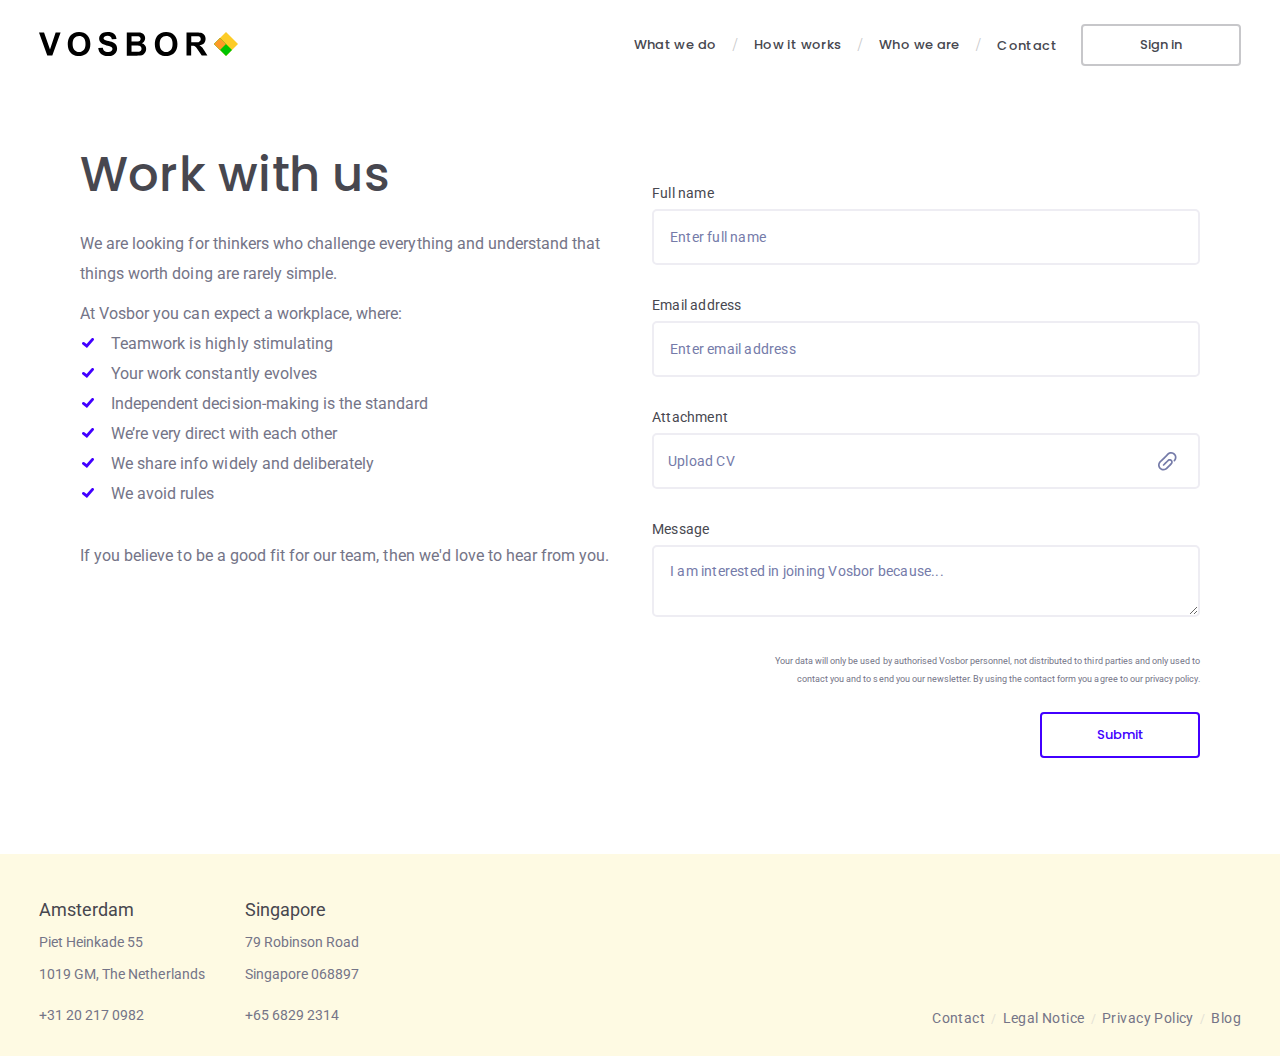
<file: careers/index.html>
<!DOCTYPE html><html><head><meta charSet="utf-8"/><meta http-equiv="x-ua-compatible" content="ie=edge"/><meta name="viewport" content="width=device-width, initial-scale=1, shrink-to-fit=no"/><meta name="version" content="3.0"/><style data-href="/styles.b8f1279a79e8b31ac22c.css" data-identity="gatsby-global-css">a,abbr,acronym,address,applet,article,aside,audio,b,big,blockquote,body,canvas,caption,center,cite,code,dd,del,details,dfn,div,dl,dt,em,embed,fieldset,figcaption,figure,footer,form,h1,h2,h3,h4,h5,h6,header,hgroup,html,i,iframe,img,ins,kbd,label,legend,li,mark,menu,nav,object,ol,output,p,pre,q,ruby,s,samp,section,small,span,strike,strong,sub,summary,sup,table,tbody,td,tfoot,th,thead,time,tr,tt,u,ul,var,video{-webkit-margin-before:0;-webkit-margin-after:0;border:0;font-size:100%;font:inherit;margin:0;margin-block-end:0;margin-block-start:0;padding:0;vertical-align:baseline}article,aside,details,figcaption,figure,footer,header,hgroup,menu,nav,section{display:block}body{line-height:1}ol,ul{list-style:none}blockquote,q{quotes:none}blockquote:after,blockquote:before,q:after,q:before{content:"";content:none}table{border-collapse:collapse;border-spacing:0}*{-webkit-font-smoothing:antialiased;-moz-osx-font-smoothing:grayscale}body,html{-webkit-tap-highlight-color:rgba(0,0,0,0);border:0;font-family:Roboto;margin:0;padding:0;scroll-behavior:smooth;-webkit-user-select:none;-ms-user-select:none;user-select:none}@media(max-width:975px){.mobile-hidden{display:none!important}}@media(min-width:768px){.mobile-visible{display:none!important}}@media(max-width:1365px){.tablet-hidden{display:none!important}}@media(min-width:1366px){.tablet-visible{display:none!important}}.even-section{background:#fefae3}a{color:#747487}@-webkit-keyframes rotating{0%{-webkit-transform:rotate(0deg);transform:rotate(0deg)}to{-webkit-transform:rotate(1turn);transform:rotate(1turn)}}@keyframes rotating{0%{-webkit-transform:rotate(0deg);transform:rotate(0deg)}to{-webkit-transform:rotate(1turn);transform:rotate(1turn)}}</style><style>.gatsby-image-wrapper{position:relative;overflow:hidden}.gatsby-image-wrapper picture.object-fit-polyfill{position:static!important}.gatsby-image-wrapper img{bottom:0;height:100%;left:0;margin:0;max-width:none;padding:0;position:absolute;right:0;top:0;width:100%;object-fit:cover}.gatsby-image-wrapper [data-main-image]{opacity:0;transform:translateZ(0);transition:opacity .25s linear;will-change:opacity}.gatsby-image-wrapper-constrained{display:inline-block;vertical-align:top}</style><noscript><style>.gatsby-image-wrapper noscript [data-main-image]{opacity:1!important}.gatsby-image-wrapper [data-placeholder-image]{opacity:0!important}</style></noscript><script type="module">const e="undefined"!=typeof HTMLImageElement&&"loading"in HTMLImageElement.prototype;e&&document.body.addEventListener("load",(function(e){const t=e.target;if(void 0===t.dataset.mainImage)return;if(void 0===t.dataset.gatsbyImageSsr)return;let a=null,n=t;for(;null===a&&n;)void 0!==n.parentNode.dataset.gatsbyImageWrapper&&(a=n.parentNode),n=n.parentNode;const o=a.querySelector("[data-placeholder-image]"),r=new Image;r.src=t.currentSrc,r.decode().catch((()=>{})).then((()=>{t.style.opacity=1,o&&(o.style.opacity=0,o.style.transition="opacity 500ms linear")}))}),!0);</script><style data-styled="" data-styled-version="5.3.3">.cQdKkc{padding:30px 35px 25px;display:-webkit-box;display:-webkit-flex;display:-ms-flexbox;display:flex;-webkit-align-items:center;-webkit-box-align:center;-ms-flex-align:center;align-items:center;-webkit-flex-direction:column;-ms-flex-direction:column;flex-direction:column;gap:42px;}/*!sc*/
@media (min-width:768px){.cQdKkc{padding:40px 39px 25px;-webkit-flex-direction:row;-ms-flex-direction:row;flex-direction:row;-webkit-align-items:flex-end;-webkit-box-align:flex-end;-ms-flex-align:flex-end;align-items:flex-end;-webkit-box-pack:justify;-webkit-justify-content:space-between;-ms-flex-pack:justify;justify-content:space-between;}}/*!sc*/
@media (min-width:1366px){.cQdKkc{padding:40px 80px 25px;}}/*!sc*/
@media (min-width:1919px){.cQdKkc{padding:50px 100px 25px;}}/*!sc*/
data-styled.g1[id="footer__FooterContainer-sc-164g705-0"]{content:"cQdKkc,"}/*!sc*/
.cqDwDZ{display:-webkit-box;display:-webkit-flex;display:-ms-flexbox;display:flex;-webkit-align-items:stretch;-webkit-box-align:stretch;-ms-flex-align:stretch;align-items:stretch;gap:40px;}/*!sc*/
data-styled.g3[id="footer__AddressList-sc-164g705-2"]{content:"cqDwDZ,"}/*!sc*/
.gUKGQN{display:-webkit-box;display:-webkit-flex;display:-ms-flexbox;display:flex;-webkit-flex-direction:column;-ms-flex-direction:column;flex-direction:column;}/*!sc*/
data-styled.g4[id="footer__Address-sc-164g705-3"]{content:"gUKGQN,"}/*!sc*/
.dlRnzW{font-family:Roboto;font-style:normal;font-weight:normal;line-height:32px;-webkit-letter-spacing:0.002em;-moz-letter-spacing:0.002em;-ms-letter-spacing:0.002em;letter-spacing:0.002em;color:#47474f;font-size:16px;}/*!sc*/
@media (min-width:768px){.dlRnzW{font-size:18px;}}/*!sc*/
@media (min-width:1919px){.dlRnzW{font-size:24px;}}/*!sc*/
data-styled.g5[id="footer__AddressTitle-sc-164g705-4"]{content:"dlRnzW,"}/*!sc*/
.kPbGZs{font-family:"Roboto";font-style:normal;font-weight:normal;line-height:32px;-webkit-letter-spacing:0.002em;-moz-letter-spacing:0.002em;-ms-letter-spacing:0.002em;letter-spacing:0.002em;color:#747487;font-size:14px;}/*!sc*/
@media (min-width:1366px){.kPbGZs{font-size:16px;}}/*!sc*/
data-styled.g6[id="footer__AddressLine-sc-164g705-5"]{content:"kPbGZs,"}/*!sc*/
.bLxmnu{font-family:Roboto;font-style:normal;font-weight:normal;line-height:32px;-webkit-letter-spacing:0.002em;-moz-letter-spacing:0.002em;-ms-letter-spacing:0.002em;letter-spacing:0.002em;margin-top:9px;-webkit-text-decoration:none;text-decoration:none;color:#747487;font-size:14px;}/*!sc*/
@media (min-width:1366px){.bLxmnu{font-size:16px;}}/*!sc*/
data-styled.g7[id="footer__Phone-sc-164g705-6"]{content:"bLxmnu,"}/*!sc*/
.hSmfCQ{font-family:Roboto;font-style:normal;font-weight:400;font-size:12px;line-height:20px;-webkit-letter-spacing:0.03em;-moz-letter-spacing:0.03em;-ms-letter-spacing:0.03em;letter-spacing:0.03em;color:#747487;-webkit-text-decoration:none;text-decoration:none;}/*!sc*/
.hSmfCQ:not(:last-child)::after{content:"/";color:#c8c8ca;display:inline-block;vertical-align:middle;opacity:0.5;padding:0 6px;font-size:12px;line-height:20px;}/*!sc*/
@media (min-width:1366px){.hSmfCQ:not(:last-child)::after{padding:0 8px;}}/*!sc*/
@media (min-width:1366px){.hSmfCQ:not(:last-child)::after{padding:0 18px;font-size:14px;line-height:26px;}}/*!sc*/
@media (min-width:1919px){.hSmfCQ:not(:last-child)::after{font-size:16px;line-height:28px;}}/*!sc*/
@media (min-width:768px){.hSmfCQ{font-size:14px;line-height:26px;}}/*!sc*/
@media (min-width:1919px){.hSmfCQ{font-size:16px;line-height:28px;}}/*!sc*/
data-styled.g8[id="footer__FooterLink-sc-164g705-7"]{content:"hSmfCQ,"}/*!sc*/
.ldubDx{display:-webkit-box;display:-webkit-flex;display:-ms-flexbox;display:flex;-webkit-flex-direction:column;-ms-flex-direction:column;flex-direction:column;padding:100px 24px 40px;min-height:calc(100vh - 212px);box-sizing:border-box;gap:24px;}/*!sc*/
@media (min-width:768px){.ldubDx{-webkit-flex-direction:row;-ms-flex-direction:row;flex-direction:row;padding:145px 80px 96px;}.ldubDx > *{width:50%;box-sizing:border-box;position:relative;}}/*!sc*/
@media (min-width:1919px){.ldubDx{padding:217px 100px 68px 121px;}}/*!sc*/
data-styled.g10[id="form-sections__FormSection-sc-17qgm9q-0"]{content:"ldubDx,"}/*!sc*/
.kqgmDy{font-family:"Poppins";font-style:normal;font-weight:500;font-size:32px;line-height:124%;-webkit-letter-spacing:0.005em;-moz-letter-spacing:0.005em;-ms-letter-spacing:0.005em;letter-spacing:0.005em;color:#47474f;padding-bottom:24px;}/*!sc*/
@media (min-width:768px){.kqgmDy{font-size:48px;}}/*!sc*/
@media (min-width:1919px){.kqgmDy{font-size:64px;}}/*!sc*/
data-styled.g11[id="form-sections__FormTitle-sc-17qgm9q-1"]{content:"kqgmDy,"}/*!sc*/
.zDgRo{font-family:"Roboto";font-style:normal;font-weight:normal;font-size:14px;line-height:28px;-webkit-letter-spacing:0.002em;-moz-letter-spacing:0.002em;-ms-letter-spacing:0.002em;letter-spacing:0.002em;color:#747487;}/*!sc*/
@media (min-width:768px){.zDgRo{font-size:16px;line-height:30px;}}/*!sc*/
@media (min-width:1919px){.zDgRo{font-size:18px;line-height:36px;}}/*!sc*/
data-styled.g13[id="form-sections__FormText-sc-17qgm9q-3"]{content:"zDgRo,"}/*!sc*/
.kncsND{font-family:Roboto;font-style:normal;font-weight:normal;font-size:14px;line-height:28px;-webkit-letter-spacing:0.002em;-moz-letter-spacing:0.002em;-ms-letter-spacing:0.002em;letter-spacing:0.002em;color:#747487;}/*!sc*/
@media (min-width:768px){.kncsND{font-size:16px;line-height:30px;}}/*!sc*/
@media (min-width:1919px){.kncsND{font-size:18px;line-height:36px;}}/*!sc*/
data-styled.g14[id="form-sections__FormUl-sc-17qgm9q-4"]{content:"kncsND,"}/*!sc*/
.dATHoZ{display:-webkit-box;display:-webkit-flex;display:-ms-flexbox;display:flex;-webkit-flex-direction:column;-ms-flex-direction:column;flex-direction:column;gap:0;}/*!sc*/
@media (min-width:1366px){.dATHoZ{-webkit-flex-direction:row;-ms-flex-direction:row;flex-direction:row;gap:32px;}}/*!sc*/
data-styled.g16[id="form-sections__FormElementsColumnWrapper-sc-17qgm9q-6"]{content:"dATHoZ,"}/*!sc*/
.hXysqY{font-family:Roboto;font-size:10px;color:#ed5252;bottom:0;left:0;height:16px;margin-bottom:8px;}/*!sc*/
.hXysqY span::before{content:"+";display:inline-block;-webkit-transform:rotate(-45deg) translateX(-2px);-ms-transform:rotate(-45deg) translateX(-2px);transform:rotate(-45deg) translateX(-2px);font-size:16px;font-weight:500;}/*!sc*/
data-styled.g17[id="form-sections__ErrorMessage-sc-17qgm9q-7"]{content:"hXysqY,"}/*!sc*/
.dqsXkn{width:160px;box-sizing:border-box;-webkit-text-decoration:none;text-decoration:none;display:inline-block;text-align:center;white-space:nowrap;padding:0;border-width:2px;border-style:solid;border-radius:4px;font-family:"Poppins";font-weight:500;font-size:13px;height:42px;line-height:38px;}/*!sc*/
@media (min-width:1366px){.dqsXkn{font-size:15px;height:44px;line-height:40px;}}/*!sc*/
@media (min-width:1919px){.dqsXkn{font-size:18px;height:48px;line-height:44px;}}/*!sc*/
data-styled.g18[id="ButtonLink__BaseButtonLink-sc-1ebrgby-0"]{content:"dqsXkn,"}/*!sc*/
.pwHRx{width:160px;box-sizing:border-box;-webkit-text-decoration:none;text-decoration:none;display:inline-block;text-align:center;white-space:nowrap;padding:0;border-width:2px;border-style:solid;border-radius:4px;font-family:"Poppins";font-weight:500;font-size:13px;height:46px;line-height:42px;cursor:pointer;background:#fff;border:2px solid #4200ff;color:#4200ff;border-radius:4px;}/*!sc*/
@media (min-width:1366px){.pwHRx{font-size:15px;height:48px;line-height:44px;}}/*!sc*/
@media (min-width:1919px){.pwHRx{font-size:18px;height:52px;line-height:48px;}}/*!sc*/
.pwHRx:hover{background:#4200ff;color:#fff;}/*!sc*/
@media (min-width:768px){.pwHRx{-webkit-align-self:end;-ms-flex-item-align:end;align-self:end;}}/*!sc*/
.pwHRx:disabled{opacity:0.5;}/*!sc*/
data-styled.g19[id="ButtonLink__SubmitButton-sc-1ebrgby-1"]{content:"pwHRx,"}/*!sc*/
.loKKUv{z-index:1;padding:24px;display:-webkit-box;display:-webkit-flex;display:-ms-flexbox;display:flex;-webkit-box-pack:justify;-webkit-justify-content:space-between;-ms-flex-pack:justify;justify-content:space-between;-webkit-align-items:center;-webkit-box-align:center;-ms-flex-align:center;align-items:center;position:absolute;top:0;right:0;left:0;}/*!sc*/
.loKKUv .links{display:-webkit-box;display:-webkit-flex;display:-ms-flexbox;display:flex;-webkit-align-items:center;-webkit-box-align:center;-ms-flex-align:center;align-items:center;-webkit-flex-wrap:wrap;-ms-flex-wrap:wrap;flex-wrap:wrap;-webkit-box-pack:end;-webkit-justify-content:flex-end;-ms-flex-pack:end;justify-content:flex-end;}/*!sc*/
@media (min-width:768px){.loKKUv{padding:24px 39px;}}/*!sc*/
@media (min-width:1366px){.loKKUv{padding:24px 40px;}}/*!sc*/
@media (min-width:1919px){.loKKUv{padding:24px 68px;}}/*!sc*/
data-styled.g20[id="header__Header-sc-vh8ctx-0"]{content:"loKKUv,"}/*!sc*/
.gqFqOG{font-family:"Poppins";font-style:normal;font-weight:500;font-size:14px;line-height:21px;-webkit-letter-spacing:0.03em;-moz-letter-spacing:0.03em;-ms-letter-spacing:0.03em;letter-spacing:0.03em;color:#47474F;-webkit-text-decoration:none;text-decoration:none;-webkit-transition-property:color;transition-property:color;-webkit-transition-duration:0.3s;transition-duration:0.3s;}/*!sc*/
.gqFqOG:hover{color:rgb(71 71 79 / 75%);}/*!sc*/
.gqFqOG.separator::after{content:"/";color:#C8C8CA;opacity:1;display:inline-block;vertical-align:middle;font-family:"Montserrat";line-height:22px;padding:0 16px;font-size:18px;}/*!sc*/
@media (min-width:1366px){.gqFqOG.separator::after{font-size:24px;padding:0 24px;}}/*!sc*/
.gqFqOG.separator::after:hover{opacity:1;}/*!sc*/
@media (min-width:768px){.gqFqOG{font-size:13px;}}/*!sc*/
@media (min-width:1366px){.gqFqOG{font-size:15px;}}/*!sc*/
@media (min-width:1919px){.gqFqOG{font-size:18px;}}/*!sc*/
data-styled.g21[id="header__HeaderLink-sc-vh8ctx-1"]{content:"gqFqOG,"}/*!sc*/
.ktgKrw{border-color:rgba(255,255,255,0.33);margin-left:24px;color:#47474F;border-color:rgba(71,71,79,0.3);}/*!sc*/
@media (min-width:1366px){.ktgKrw{margin-left:50px;}}/*!sc*/
.ktgKrw:hover,.ktgKrw:active{background:linear-gradient(270deg,#373cd9 2.12%,#243afa 97.88%);border-color:transparent;color:#ffffff;}/*!sc*/
data-styled.g22[id="header__ButtonLink-sc-vh8ctx-2"]{content:"ktgKrw,"}/*!sc*/
.fblMbX::before{height:12px;width:15px;margin-right:16px;display:inline-block;background-position:center;content:"";background-repeat:no-repeat;background-image:url("[data-uri]");}/*!sc*/
data-styled.g50[id="Li-sc-6yak1r-0"]{content:"fblMbX,"}/*!sc*/
.igPghh{display:-webkit-box;display:-webkit-flex;display:-ms-flexbox;display:flex;-webkit-flex-direction:column;-ms-flex-direction:column;flex-direction:column;gap:8px;width:100%;}/*!sc*/
data-styled.g54[id="LabeledInput__InputWrapper-sc-1kt4r0r-0"]{content:"igPghh,"}/*!sc*/
.hgMIqe{background:#ffffff;border:2px solid #eeedf3;border-radius:5px;padding:16px;height:56px;box-sizing:border-box;width:100%;font-size:14px;}/*!sc*/
.hgMIqe:active,.hgMIqe:focus{color:#060831;outline:none;border:2px solid #4200ff;}/*!sc*/
.hgMIqe:disabled{background:#0000001a;opacity:0.5;}/*!sc*/
.hgMIqe::-webkit-input-placeholder{font-family:"Roboto";font-style:normal;font-weight:400;font-size:14px;line-height:16px;-webkit-letter-spacing:0.2px;-moz-letter-spacing:0.2px;-ms-letter-spacing:0.2px;letter-spacing:0.2px;color:#757ba9;opacity:1;}/*!sc*/
.hgMIqe::-moz-placeholder{font-family:"Roboto";font-style:normal;font-weight:400;font-size:14px;line-height:16px;-webkit-letter-spacing:0.2px;-moz-letter-spacing:0.2px;-ms-letter-spacing:0.2px;letter-spacing:0.2px;color:#757ba9;opacity:1;}/*!sc*/
.hgMIqe:-ms-input-placeholder{font-family:"Roboto";font-style:normal;font-weight:400;font-size:14px;line-height:16px;-webkit-letter-spacing:0.2px;-moz-letter-spacing:0.2px;-ms-letter-spacing:0.2px;letter-spacing:0.2px;color:#757ba9;opacity:1;}/*!sc*/
.hgMIqe::placeholder{font-family:"Roboto";font-style:normal;font-weight:400;font-size:14px;line-height:16px;-webkit-letter-spacing:0.2px;-moz-letter-spacing:0.2px;-ms-letter-spacing:0.2px;letter-spacing:0.2px;color:#757ba9;opacity:1;}/*!sc*/
data-styled.g55[id="LabeledInput__StyledInput-sc-1kt4r0r-1"]{content:"hgMIqe,"}/*!sc*/
.diMZuD{font-family:"Roboto";font-style:normal;font-weight:400;font-size:14px;line-height:16px;-webkit-letter-spacing:0.2px;-moz-letter-spacing:0.2px;-ms-letter-spacing:0.2px;letter-spacing:0.2px;color:#47474f;}/*!sc*/
.diMZuD span{color:#cacfe0;}/*!sc*/
data-styled.g56[id="LabeledInput__StyledLabel-sc-1kt4r0r-2"]{content:"diMZuD,"}/*!sc*/
.dhooJx{position:relative;}/*!sc*/
data-styled.g58[id="LabeledInput__IconInput-sc-1kt4r0r-4"]{content:"dhooJx,"}/*!sc*/
.emubhE{position:relative;}/*!sc*/
data-styled.g59[id="LabeledTextarea__TextareaIWithIconWrapper-sc-1xb6a21-0"]{content:"emubhE,"}/*!sc*/
.cQnSqK{display:-webkit-box;display:-webkit-flex;display:-ms-flexbox;display:flex;-webkit-flex-direction:column;-ms-flex-direction:column;flex-direction:column;gap:8px;width:100%;}/*!sc*/
data-styled.g61[id="LabeledTextarea__TextareaWrapper-sc-1xb6a21-2"]{content:"cQnSqK,"}/*!sc*/
.jVnVfF{background:#ffffff;border:2px solid #eeedf3;border-radius:5px;padding:16px;box-sizing:border-box;font-family:"Roboto";font-style:normal;font-weight:400;font-size:14px;line-height:16px;-webkit-letter-spacing:0.2px;-moz-letter-spacing:0.2px;-ms-letter-spacing:0.2px;letter-spacing:0.2px;color:#0f1328;resize:vertical;width:100%;min-height:72px;height:auto;}/*!sc*/
.jVnVfF:active,.jVnVfF:focus{color:#060831;outline:none;border:2px solid #4200ff;}/*!sc*/
.jVnVfF:disabled{background:#0000001a;opacity:0.5;}/*!sc*/
.jVnVfF::-webkit-input-placeholder{font-family:"Roboto";font-style:normal;font-weight:400;font-size:14px;line-height:16px;-webkit-letter-spacing:0.2px;-moz-letter-spacing:0.2px;-ms-letter-spacing:0.2px;letter-spacing:0.2px;color:#757ba9;opacity:1;}/*!sc*/
.jVnVfF::-moz-placeholder{font-family:"Roboto";font-style:normal;font-weight:400;font-size:14px;line-height:16px;-webkit-letter-spacing:0.2px;-moz-letter-spacing:0.2px;-ms-letter-spacing:0.2px;letter-spacing:0.2px;color:#757ba9;opacity:1;}/*!sc*/
.jVnVfF:-ms-input-placeholder{font-family:"Roboto";font-style:normal;font-weight:400;font-size:14px;line-height:16px;-webkit-letter-spacing:0.2px;-moz-letter-spacing:0.2px;-ms-letter-spacing:0.2px;letter-spacing:0.2px;color:#757ba9;opacity:1;}/*!sc*/
.jVnVfF::placeholder{font-family:"Roboto";font-style:normal;font-weight:400;font-size:14px;line-height:16px;-webkit-letter-spacing:0.2px;-moz-letter-spacing:0.2px;-ms-letter-spacing:0.2px;letter-spacing:0.2px;color:#757ba9;opacity:1;}/*!sc*/
data-styled.g62[id="LabeledTextarea__StyledTextarea-sc-1xb6a21-3"]{content:"jVnVfF,"}/*!sc*/
.cQxPSY{font-family:"Roboto";font-style:normal;font-weight:400;font-size:14px;line-height:16px;-webkit-letter-spacing:0.2px;-moz-letter-spacing:0.2px;-ms-letter-spacing:0.2px;letter-spacing:0.2px;color:#47474f;}/*!sc*/
.cQxPSY span{color:#cacfe0;}/*!sc*/
data-styled.g63[id="LabeledTextarea__StyledLabel-sc-1xb6a21-4"]{content:"cQxPSY,"}/*!sc*/
.jbUmwb{display:-webkit-box;display:-webkit-flex;display:-ms-flexbox;display:flex;-webkit-flex-direction:column;-ms-flex-direction:column;flex-direction:column;gap:8px;width:100%;}/*!sc*/
data-styled.g124[id="LabeledFileInput__InputWrapper-sc-2320il-0"]{content:"jbUmwb,"}/*!sc*/
.ftkfqp{display:none;}/*!sc*/
data-styled.g125[id="LabeledFileInput__StyledFileInput-sc-2320il-1"]{content:"ftkfqp,"}/*!sc*/
.Wfprs{font-family:"Roboto";font-style:normal;font-weight:400;font-size:14px;line-height:16px;-webkit-letter-spacing:0.2px;-moz-letter-spacing:0.2px;-ms-letter-spacing:0.2px;letter-spacing:0.2px;color:#47474f;}/*!sc*/
data-styled.g126[id="LabeledFileInput__StyledLabel-sc-2320il-2"]{content:"Wfprs,"}/*!sc*/
.bsRsBD{position:absolute;top:14px;right:19px;}/*!sc*/
data-styled.g128[id="LabeledFileInput__IconWrapper-sc-2320il-4"]{content:"bsRsBD,"}/*!sc*/
.eEajTa{position:relative;cursor:pointer;background:#ffffff;border:2px solid #eeedf3;border-radius:5px;padding:16px;height:56px;box-sizing:border-box;width:100%;margin-top:8px;}/*!sc*/
.eEajTa:active,.eEajTa:focus{color:#060831;outline:none;border:2px solid #4200ff;}/*!sc*/
.eEajTa:disabled{background:#0000001a;opacity:0.5;}/*!sc*/
data-styled.g129[id="LabeledFileInput__IconFileInput-sc-2320il-5"]{content:"eEajTa,"}/*!sc*/
.kepmNZ{font-family:"Roboto";font-style:normal;font-weight:400;font-size:14px;line-height:16px;-webkit-letter-spacing:0.2px;-moz-letter-spacing:0.2px;-ms-letter-spacing:0.2px;letter-spacing:0.2px;position:absolute;color:#757ba9;top:18px;left:14px;}/*!sc*/
data-styled.g130[id="LabeledFileInput__FileInfo-sc-2320il-6"]{content:"kepmNZ,"}/*!sc*/
@media (min-width:768px){.hOXbqq{display:-webkit-box;display:-webkit-flex;display:-ms-flexbox;display:flex;-webkit-flex-direction:column;-ms-flex-direction:column;flex-direction:column;-webkit-align-items:center;-webkit-box-align:center;-ms-flex-align:center;align-items:center;}}/*!sc*/
data-styled.g131[id="careersForm__FormWrapper-sc-bic2uj-0"]{content:"hOXbqq,"}/*!sc*/
.cwEpgI{display:-webkit-box;display:-webkit-flex;display:-ms-flexbox;display:flex;-webkit-flex-direction:column;-ms-flex-direction:column;flex-direction:column;-webkit-align-items:stretch;-webkit-box-align:stretch;-ms-flex-align:stretch;align-items:stretch;}/*!sc*/
@media (min-width:768px){.cwEpgI{max-width:560px;width:100%;}}/*!sc*/
data-styled.g132[id="careersForm__Form-sc-bic2uj-1"]{content:"cwEpgI,"}/*!sc*/
.ewYsEK{font-family:"Roboto";font-style:normal;font-weight:400;font-size:9px;line-height:18px;text-align:right;-webkit-letter-spacing:0.002em;-moz-letter-spacing:0.002em;-ms-letter-spacing:0.002em;letter-spacing:0.002em;color:#747487;}/*!sc*/
@media (min-width:768px){.ewYsEK{max-width:440px;-webkit-align-self:end;-ms-flex-item-align:end;align-self:end;}}/*!sc*/
data-styled.g133[id="careersForm__InfoText-sc-bic2uj-2"]{content:"ewYsEK,"}/*!sc*/
.fNYhcv{margin-top:24px;width:100%;}/*!sc*/
@media (min-width:768px){.fNYhcv{width:160px;}}/*!sc*/
data-styled.g134[id="careersForm__StyledSubmitButton-sc-bic2uj-3"]{content:"fNYhcv,"}/*!sc*/
.iCeuVV{margin-top:10px;}/*!sc*/
.iCeuUJ{margin-top:32px;}/*!sc*/
data-styled.g135[id="careers__StyledFormText-sc-1juf3u9-0"]{content:"iCeuVV,iCeuUJ,"}/*!sc*/
.haKENp{margin-top:40px;}/*!sc*/
data-styled.g136[id="careers__CareersFormWrapper-sc-1juf3u9-1"]{content:"haKENp,"}/*!sc*/
</style><link rel="sitemap" type="application/xml" href="/sitemap/sitemap-index.xml"/><title data-react-helmet="true">Vosbor - The agricultural commodity trading platform</title><link data-react-helmet="true" rel="canonical" href="https://www.vosbor.com/"/><meta data-react-helmet="true" charSet="utf-8"/><meta data-react-helmet="true" name="description" content=" Vosbor is a grain and oilseed trading platform. Discover how we foster transparency in global agricultural commodity markets. "/><meta data-react-helmet="true" name="keywords" content="commodity trading, commodity, blockchain, market, grain, oilseed, agriculture, agricultural commodities"/><meta data-react-helmet="true" property="og:title" content="Vosbor - The agricultural commodity trading platform"/><meta data-react-helmet="true" property="og:description" content="Vosbor is a grain and oilseed trading platform. Discover how we foster transparency in global agricultural commodity markets."/><meta data-react-helmet="true" property="og:type" content="website"/><meta data-react-helmet="true" property="og:url" content="https://www.vosbor.com/"/><meta data-react-helmet="true" name="robots" content="index, follow"/><link href="https://fonts.googleapis.com/css?family=Poppins:100,200,300,400,500,600|Roboto:100,200,300,400,500,600|IBM+Plex+Mono:100,200,300,400,500,600&amp;display=swap" rel="stylesheet"/><link rel="icon" href="/favicon-32x32.png?v=21c7173ac2f4953a804b70d35e9499ad" type="image/png"/><link rel="manifest" href="/manifest.webmanifest" crossorigin="anonymous"/><link rel="apple-touch-icon" sizes="48x48" href="/icons/icon-48x48.png?v=21c7173ac2f4953a804b70d35e9499ad"/><link rel="apple-touch-icon" sizes="72x72" href="/icons/icon-72x72.png?v=21c7173ac2f4953a804b70d35e9499ad"/><link rel="apple-touch-icon" sizes="96x96" href="/icons/icon-96x96.png?v=21c7173ac2f4953a804b70d35e9499ad"/><link rel="apple-touch-icon" sizes="144x144" href="/icons/icon-144x144.png?v=21c7173ac2f4953a804b70d35e9499ad"/><link rel="apple-touch-icon" sizes="192x192" href="/icons/icon-192x192.png?v=21c7173ac2f4953a804b70d35e9499ad"/><link rel="apple-touch-icon" sizes="256x256" href="/icons/icon-256x256.png?v=21c7173ac2f4953a804b70d35e9499ad"/><link rel="apple-touch-icon" sizes="384x384" href="/icons/icon-384x384.png?v=21c7173ac2f4953a804b70d35e9499ad"/><link rel="apple-touch-icon" sizes="512x512" href="/icons/icon-512x512.png?v=21c7173ac2f4953a804b70d35e9499ad"/><link rel="alternate" type="application/rss+xml" title="Vosbor Blog" href="/rss.xml"/><link as="script" rel="preload" href="/webpack-runtime-964f0cee5fc7c7d425bd.js"/><link as="script" rel="preload" href="/framework-fdf14ba1cbaa93307e24.js"/><link as="script" rel="preload" href="/app-b5ce6df7835c760cb2a8.js"/><link as="script" rel="preload" href="/commons-c2d75699a0ea07b551c5.js"/><link as="script" rel="preload" href="/8a004f2ad7bc784f49b745699d256ff63599d9a4-3d3cad0e3cf9f8e1bd83.js"/><link as="script" rel="preload" href="/63d2c84bc8b22aaa363535c36ad5dadbeba7624e-3d1a14ced3004fbfe2df.js"/><link as="script" rel="preload" href="/component---src-pages-careers-js-a1e67edbce32c14a4706.js"/><link as="fetch" rel="preload" href="/page-data/careers/page-data.json" crossorigin="anonymous"/><link as="fetch" rel="preload" href="/page-data/app-data.json" crossorigin="anonymous"/></head><body><noscript><iframe src="https://www.googletagmanager.com/ns.html?id=GTM-PGRDJVG" height="0" width="0" style="display:none;visibility:hidden"></iframe></noscript><div id="___gatsby"><div style="outline:none" tabindex="-1" id="gatsby-focus-wrapper"><main><header class="header__Header-sc-vh8ctx-0 loKKUv"><a href="/"><svg width="200" height="24" viewBox="0 0 200 24" fill="none"><g clip-path="url(#clip0_995_800)"><path d="M16.648 0.403381L10.9978 17.5462L5.04486 0.403381H0L8.27357 23.5967H13.3184L21.592 0.403381H16.648Z" fill="black"></path><path d="M28.7556 12.2017C28.7556 9.88235 29.1592 7.86555 29.8655 6.2521C30.37 5.04202 31.0763 3.93277 31.9843 3.02521C32.8924 2.11765 33.9014 1.41176 35.0112 0.907563C36.4238 0.302521 38.1391 0 40.0561 0C43.4866 0 46.2108 1.10924 48.2288 3.22689C50.2467 5.34454 51.3566 8.26891 51.3566 12.1008C51.3566 15.8319 50.3476 18.7563 48.3297 20.874C46.3117 22.9916 43.5875 24.1008 40.157 24.1008C36.7265 24.1008 34.0023 23.0924 31.8834 20.9748C29.7646 18.7563 28.7556 15.8319 28.7556 12.2017ZM33.5987 12C33.5987 14.6219 34.2041 16.6387 35.4148 17.9496C36.6256 19.2605 38.1391 19.9664 40.0561 19.9664C41.9732 19.9664 43.4866 19.2605 44.6974 17.9496C45.9081 16.6387 46.5135 14.6219 46.5135 11.8992C46.5135 9.27731 45.9081 7.26051 44.7983 5.94958C43.4866 4.63866 41.9732 4.03361 40.0561 4.03361C38.1391 4.03361 36.5247 4.7395 35.4148 6.05042C34.2041 7.36135 33.5987 9.27731 33.5987 12Z" fill="black"></path><path d="M59.2268 16.0336L63.7672 15.6303C64.0699 17.1429 64.5744 18.2521 65.4824 18.958C66.2896 19.6639 67.5004 20.0672 68.9129 20.0672C70.4264 20.0672 71.5363 19.7647 72.3434 19.0588C73.1506 18.4538 73.4533 17.6471 73.4533 16.8403C73.4533 16.3361 73.2515 15.8319 72.9488 15.4286C72.6461 15.0252 72.0408 14.7227 71.2336 14.4202C70.7291 14.2185 69.4174 13.916 67.5004 13.4118C64.9779 12.8067 63.2627 12 62.2537 11.0924C60.8412 9.78151 60.1349 8.26891 60.1349 6.45378C60.1349 5.2437 60.4376 4.13445 61.1439 3.12605C61.8501 2.11765 62.7582 1.31092 64.0699 0.806723C65.2806 0.302521 66.7941 0 68.6102 0C71.5363 0 73.756 0.605042 75.1686 1.91597C76.682 3.22689 77.3883 4.94118 77.4892 7.05882L72.8479 7.2605C72.6461 6.05042 72.2425 5.2437 71.5363 4.63866C70.83 4.13445 69.9219 3.83193 68.6102 3.83193C67.2986 3.83193 66.1887 4.13445 65.3815 4.63866C64.8771 5.04202 64.5744 5.54622 64.5744 6.15126C64.5744 6.65546 64.7762 7.15966 65.2806 7.56303C65.886 8.06723 67.2986 8.57143 69.6192 9.07563C71.9399 9.57983 73.5542 10.1849 74.6641 10.7899C75.774 11.395 76.5811 12.2017 77.1865 13.1092C77.7919 14.1176 78.0946 15.3277 78.0946 16.8403C78.0946 18.1513 77.691 19.4622 76.9847 20.5714C76.2784 21.7815 75.1686 22.5882 73.8569 23.1933C72.5452 23.7983 70.83 24 68.812 24C65.886 24 63.6663 23.2941 62.0519 21.9832C60.5385 20.6723 59.5295 18.6555 59.2268 16.0336Z" fill="black"></path><path d="M87.7805 0.403381H97.0631C98.8792 0.403381 100.292 0.504222 101.2 0.605062C102.108 0.806743 102.915 1.10926 103.621 1.61347C104.328 2.11767 104.933 2.72271 105.438 3.52943C105.942 4.33615 106.144 5.24372 106.144 6.25212C106.144 7.36136 105.841 8.36977 105.236 9.27733C104.63 10.1849 103.823 10.8908 102.814 11.2941C104.227 11.6975 105.337 12.4034 106.043 13.4118C106.85 14.4202 107.153 15.5294 107.153 16.9412C107.153 17.9496 106.951 19.0588 106.447 20.0672C105.942 21.0756 105.236 21.8824 104.429 22.4874C103.621 23.0925 102.512 23.4958 101.301 23.5967C100.494 23.6975 98.6774 23.6975 95.6505 23.7983H87.7805V0.403381ZM92.5227 4.23531V9.57985H95.5496C97.3658 9.57985 98.4756 9.57985 98.9801 9.47901C99.7873 9.37817 100.393 9.07565 100.897 8.67229C101.402 8.16809 101.603 7.56305 101.603 6.85716C101.603 6.15128 101.402 5.54624 100.998 5.14288C100.594 4.73952 99.9891 4.43699 99.1819 4.33615C98.6774 4.23531 97.3658 4.23531 95.146 4.23531H92.5227ZM92.5227 13.5126V19.7647H96.8613C98.5765 19.7647 99.5855 19.7647 100.09 19.6639C100.796 19.563 101.402 19.2605 101.805 18.7563C102.209 18.2521 102.512 17.6471 102.512 16.7395C102.512 16.0336 102.31 15.4286 102.007 14.9244C101.704 14.4202 101.2 14.1177 100.494 13.8151C99.8882 13.6135 98.4756 13.5126 96.3568 13.5126H92.5227Z" fill="black"></path><path d="M115.83 12.2017C115.83 9.88235 116.234 7.86555 116.94 6.2521C117.444 5.04202 118.151 4.03361 119.059 3.02521C119.967 2.11765 120.976 1.41176 122.086 0.907563C123.498 0.302521 125.214 0 127.131 0C130.561 0 133.285 1.10924 135.303 3.22689C137.321 5.34454 138.431 8.26891 138.431 12.1008C138.431 15.8319 137.422 18.7563 135.404 20.874C133.386 22.9916 130.662 24.1008 127.231 24.1008C123.801 24.1008 121.077 23.0924 118.958 20.9748C116.839 18.7563 115.83 15.8319 115.83 12.2017ZM120.673 12C120.673 14.6219 121.279 16.6387 122.489 17.9496C123.7 19.2605 125.214 19.9664 127.131 19.9664C129.048 19.9664 130.561 19.2605 131.772 17.9496C132.983 16.6387 133.588 14.6219 133.588 11.8992C133.588 9.27731 132.983 7.26051 131.873 5.94958C130.561 4.63866 129.048 4.03361 127.131 4.03361C125.214 4.03361 123.599 4.7395 122.489 6.05042C121.279 7.36135 120.673 9.27731 120.673 12Z" fill="black"></path><path d="M147.512 23.5967V0.403381H157.4C159.922 0.403381 161.637 0.605062 162.848 1.00842C163.958 1.41178 164.866 2.21851 165.572 3.22691C166.279 4.33615 166.581 5.54624 166.581 6.85716C166.581 8.57145 166.077 10.0841 165.068 11.1933C164.059 12.3025 162.545 13.0084 160.427 13.3109C161.436 13.916 162.243 14.521 162.949 15.2269C163.655 15.9328 164.462 17.1429 165.572 18.958L168.397 23.4958H162.747L159.317 18.4538C158.106 16.6387 157.299 15.5294 156.794 15.0252C156.391 14.521 155.886 14.2185 155.382 14.0168C154.877 13.8151 154.07 13.7143 153.061 13.7143H152.153V23.395H147.512V23.5967ZM152.254 10.1849H155.684C157.904 10.1849 159.317 10.0841 159.922 9.88237C160.527 9.68069 160.931 9.37817 161.234 8.87397C161.536 8.36977 161.738 7.86557 161.738 7.15968C161.738 6.35296 161.536 5.74792 161.133 5.24372C160.729 4.73952 160.124 4.437 159.317 4.33615C158.913 4.23531 157.803 4.23531 155.886 4.23531H152.254V10.1849Z" fill="black"></path><path d="M187 0L199 12L187 24L175 12L187 0Z" fill="#FDCC27"></path><path d="M181 5.99971L193 17.9997L187 23.9997L175 11.9997L181 5.99971Z" fill="#00C400"></path><path d="M181 5.99971L187 11.9997L181 17.9997L175 11.9997L181 5.99971Z" fill="#FD9A27"></path></g><defs><clipPath id="clip0_995_800"><rect width="200" height="24" fill="white"></rect></clipPath></defs></svg></a><div class="links"><a id="what_we_do" href="/#whatwedo" class="header__HeaderLink-sc-vh8ctx-1 gqFqOG separator mobile-hidden">What we do</a><a id="how_it_works" href="/#howitworks" class="header__HeaderLink-sc-vh8ctx-1 gqFqOG separator mobile-hidden">How it works</a><a id="who_we_are" href="/#whoweare" class="header__HeaderLink-sc-vh8ctx-1 gqFqOG separator mobile-hidden">Who we are</a><a id="contact" href="/contact" class="header__HeaderLink-sc-vh8ctx-1 gqFqOG">Contact</a><a id="login_button" href="https://exchange.vosbor.com/" class="ButtonLink__BaseButtonLink-sc-1ebrgby-0 header__ButtonLink-sc-vh8ctx-2 dqsXkn ktgKrw mobile-hidden">Sign in</a></div></header><section class="form-sections__FormSection-sc-17qgm9q-0 ldubDx"><div><h1 class="form-sections__FormTitle-sc-17qgm9q-1 kqgmDy">Work with us</h1><div class="form-sections__FormText-sc-17qgm9q-3 zDgRo">We are looking for thinkers who challenge everything and understand that things worth doing are rarely simple.</div><div class="form-sections__FormText-sc-17qgm9q-3 careers__StyledFormText-sc-1juf3u9-0 zDgRo iCeuVV">At Vosbor you can expect a workplace, where:</div><ul class="form-sections__FormUl-sc-17qgm9q-4 kncsND"><li class="Li-sc-6yak1r-0 fblMbX">Teamwork is highly stimulating</li><li class="Li-sc-6yak1r-0 fblMbX">Your work constantly evolves</li><li class="Li-sc-6yak1r-0 fblMbX">Independent decision-making is the standard</li><li class="Li-sc-6yak1r-0 fblMbX">We’re very direct with each other</li><li class="Li-sc-6yak1r-0 fblMbX">We share info widely and deliberately</li><li class="Li-sc-6yak1r-0 fblMbX">We avoid rules</li></ul><div class="form-sections__FormText-sc-17qgm9q-3 careers__StyledFormText-sc-1juf3u9-0 zDgRo iCeuUJ">If you believe to be a good fit for our team, then we&#x27;d love to hear from you.</div></div><div class="careers__CareersFormWrapper-sc-1juf3u9-1 haKENp"><div class="careersForm__FormWrapper-sc-bic2uj-0 hOXbqq"><form action="https://europe-west1-vosbor-io.cloudfunctions.net/function-vosbor-form-mailer" method="POST" autoComplete="off" class="careersForm__Form-sc-bic2uj-1 cwEpgI"><input type="hidden" name="type" value="career"/><div class="form-sections__FormElementsColumnWrapper-sc-17qgm9q-6 dATHoZ"><div class="LabeledInput__InputWrapper-sc-1kt4r0r-0 igPghh"><label for="name" class="LabeledInput__StyledLabel-sc-1kt4r0r-2 diMZuD">Full name<!-- --> </label><div class="LabeledInput__IconInput-sc-1kt4r0r-4 dhooJx"><input type="text" id="name" placeholder="Enter full name" name="name" autoComplete="off" class="LabeledInput__StyledInput-sc-1kt4r0r-1 hgMIqe"/></div><span class="form-sections__ErrorMessage-sc-17qgm9q-7 hXysqY"></span></div><div class="LabeledInput__InputWrapper-sc-1kt4r0r-0 igPghh"><label for="email" class="LabeledInput__StyledLabel-sc-1kt4r0r-2 diMZuD">Email address<!-- --> </label><div class="LabeledInput__IconInput-sc-1kt4r0r-4 dhooJx"><input type="email" id="email" placeholder="Enter email address" name="email" autoComplete="off" class="LabeledInput__StyledInput-sc-1kt4r0r-1 hgMIqe"/></div><span class="form-sections__ErrorMessage-sc-17qgm9q-7 hXysqY"></span></div></div><div class="LabeledFileInput__InputWrapper-sc-2320il-0 jbUmwb"><label for="filecv" class="LabeledFileInput__StyledLabel-sc-2320il-2 Wfprs">Attachment<!-- --> <div class="LabeledFileInput__IconFileInput-sc-2320il-5 eEajTa"><input type="file" id="filecv" name="file" autoComplete="off" class="LabeledFileInput__StyledFileInput-sc-2320il-1 ftkfqp"/><div class="LabeledFileInput__IconWrapper-sc-2320il-4 bsRsBD"><svg width="24" height="24" viewBox="0 0 24 24" fill="none"><path d="M9.19965 16.6234C9.73075 16.0923 10.2584 15.5647 10.7895 15.0336C11.6102 14.2129 12.4309 13.3922 13.2515 12.5715C13.4767 12.3464 13.6984 12.0972 13.9493 11.8969C13.8909 11.9416 13.8333 11.9872 13.7757 12.0327C13.9287 11.9167 14.0937 11.8179 14.2699 11.7422C14.2011 11.7697 14.1324 11.8007 14.0636 11.8282C14.2544 11.7491 14.4546 11.6924 14.6609 11.6649C14.5853 11.6752 14.5079 11.6864 14.4332 11.695C14.6291 11.6709 14.8242 11.6709 15.0193 11.695C14.9436 11.6847 14.8663 11.6735 14.7915 11.6649C14.9978 11.6924 15.1971 11.7465 15.3888 11.8282C15.32 11.8007 15.2513 11.7697 15.1825 11.7422C15.3587 11.8196 15.5246 11.9158 15.6767 12.0327C15.6182 11.988 15.5606 11.9425 15.5031 11.8969C15.6509 12.0129 15.7824 12.1444 15.8984 12.2923C15.8537 12.2338 15.8081 12.1762 15.7626 12.1187C15.8786 12.2716 15.9774 12.4366 16.0531 12.6128C16.0256 12.544 15.9946 12.4753 15.9671 12.4065C16.0462 12.5973 16.1029 12.7976 16.1304 13.0038C16.1201 12.9282 16.1089 12.8508 16.1003 12.7761C16.1244 12.972 16.1244 13.1671 16.1003 13.3622C16.1106 13.2865 16.1218 13.2092 16.1304 13.1344C16.1029 13.3407 16.0488 13.5401 15.9671 13.7317C15.9946 13.6629 16.0256 13.5942 16.0531 13.5254C15.9757 13.7016 15.8795 13.8675 15.7626 14.0196C15.8073 13.9611 15.8528 13.9036 15.8984 13.846C15.7162 14.078 15.4876 14.28 15.2796 14.4905C14.8843 14.8858 14.4907 15.2794 14.0954 15.6747C13.2232 16.547 12.3535 17.4167 11.4812 18.289C11.1907 18.5795 10.9071 18.8802 10.5831 19.1329C10.6416 19.0882 10.6991 19.0426 10.7567 18.9971C10.4482 19.2274 10.1156 19.4208 9.76328 19.5712C9.83203 19.5437 9.90078 19.5127 9.96953 19.4852C9.59571 19.6416 9.2021 19.7499 8.80078 19.8049C8.8764 19.7946 8.95375 19.7834 9.02852 19.7748C8.61774 19.8281 8.20352 19.8281 7.79531 19.7748C7.87094 19.7851 7.94828 19.7963 8.02306 19.8049C7.62088 19.7491 7.22813 19.6416 6.85431 19.4852C6.92306 19.5127 6.99181 19.5437 7.06056 19.5712C6.70649 19.4208 6.37477 19.2274 6.06798 18.9937C6.12642 19.0384 6.184 19.0839 6.24158 19.1295C5.9279 18.8871 5.64861 18.607 5.40626 18.2941C5.45095 18.3526 5.49649 18.4101 5.54204 18.4677C5.30486 18.1618 5.1115 17.8284 4.96111 17.4743C4.98861 17.543 5.01955 17.6118 5.04705 17.6805C4.89064 17.3067 4.78236 16.9131 4.72736 16.5118C4.73768 16.5874 4.74885 16.6648 4.75744 16.7395C4.70416 16.3288 4.70416 15.9145 4.75744 15.5063C4.74713 15.582 4.73596 15.6593 4.72736 15.7341C4.78322 15.3319 4.89064 14.9391 5.04705 14.5653C5.01955 14.6341 4.98861 14.7028 4.96111 14.7716C5.1115 14.4175 5.30486 14.0858 5.53861 13.779C5.49392 13.8374 5.44837 13.895 5.40283 13.9526C5.71219 13.553 6.09462 13.2049 6.45126 12.8509C7.0829 12.2192 7.71283 11.5893 8.34361 10.9585C9.12135 10.1808 9.89908 9.40306 10.6767 8.62542C11.3401 7.96199 12.0045 7.29768 12.6662 6.63596C12.9455 6.35667 13.223 6.07736 13.5041 5.79807C13.6433 5.65885 13.792 5.52994 13.9492 5.40707C13.8908 5.45175 13.8332 5.4973 13.7756 5.54285C14.0807 5.3091 14.4133 5.11574 14.7682 4.96535C14.6994 4.99285 14.6307 5.02378 14.5619 5.05128C14.9358 4.89488 15.3294 4.7866 15.7307 4.7316C15.6551 4.74191 15.5777 4.75309 15.5029 4.76168C15.9137 4.7084 16.3279 4.7084 16.7362 4.76168C16.6605 4.75137 16.5832 4.7402 16.5084 4.7316C16.9106 4.78746 17.3033 4.89488 17.6772 5.05128C17.6084 5.02378 17.5397 4.99285 17.4709 4.96535C17.825 5.11574 18.1567 5.3091 18.4635 5.54285C18.4051 5.49816 18.3475 5.45261 18.2899 5.40707C18.6036 5.64942 18.8829 5.92957 19.1252 6.24238C19.0805 6.18394 19.035 6.12637 18.9894 6.06879C19.2232 6.37386 19.4165 6.70644 19.5669 7.06136C19.5394 6.99261 19.5085 6.92386 19.481 6.85511C19.6374 7.22894 19.7457 7.62254 19.8007 8.02386C19.7904 7.94824 19.7792 7.8709 19.7706 7.79612C19.8239 8.2069 19.8239 8.62112 19.7706 9.02933C19.7809 8.95371 19.7921 8.87636 19.8007 8.80159C19.7448 9.20377 19.6374 9.59651 19.481 9.97034C19.5085 9.90159 19.5394 9.83284 19.5669 9.76409C19.4165 10.1182 19.2232 10.4499 18.9894 10.7567C19.0341 10.6982 19.0797 10.6406 19.1252 10.5831C19.0049 10.7395 18.8743 10.8881 18.7342 11.0282C18.4162 11.3479 18.3905 11.9289 18.7342 12.2442C19.0762 12.5579 19.6108 12.5863 19.9502 12.2442C21.0863 11.0995 21.6965 9.43658 21.4928 7.8253C21.3871 6.99601 21.1387 6.1942 20.6781 5.4878C20.2158 4.77623 19.5953 4.17123 18.8631 3.74155C17.4924 2.93804 15.7332 2.76358 14.244 3.33591C13.5092 3.61778 12.8475 4.02513 12.2863 4.58373L12.0629 4.80716C11.6229 5.24716 11.1846 5.68545 10.7438 6.12631L5.07106 11.799C4.68177 12.1883 4.30192 12.5639 3.97535 13.015C3.04035 14.3049 2.76964 16.0563 3.19761 17.5904C3.42535 18.4025 3.84386 19.1458 4.40503 19.7715C4.97222 20.4057 5.69239 20.8629 6.47614 21.1791C7.96028 21.7721 9.71762 21.6114 11.0997 20.8268C11.7614 20.4504 12.2787 19.9158 12.8098 19.3856C13.4586 18.7368 14.1075 18.0879 14.7537 17.4417C15.357 16.8384 15.9586 16.2368 16.5627 15.6327L16.9168 15.2786C17.5011 14.6899 17.8406 13.8761 17.8294 13.0443C17.8191 12.1523 17.4169 11.2465 16.7122 10.6879C16.3358 10.3914 15.9199 10.1551 15.4447 10.0502C14.9617 9.9428 14.4779 9.9428 13.9966 10.0502C13.4165 10.1791 12.8923 10.5014 12.4755 10.9199L11.9771 11.4183C11.3283 12.0672 10.6794 12.716 10.0306 13.3648C9.44191 13.9535 8.85324 14.5422 8.26458 15.1308L7.97926 15.4162C7.6613 15.7341 7.63723 16.3185 7.97926 16.6322C8.32816 16.9372 8.85841 16.963 9.19958 16.6236L9.19965 16.6234Z" fill="#757BA9"></path></svg></div><span class="LabeledFileInput__FileInfo-sc-2320il-6 kepmNZ">Upload CV</span></div></label><span class="form-sections__ErrorMessage-sc-17qgm9q-7 hXysqY"></span></div><div class="LabeledTextarea__TextareaWrapper-sc-1xb6a21-2 cQnSqK"><label class="LabeledTextarea__StyledLabel-sc-1xb6a21-4 cQxPSY">Message<!-- --> </label><div class="LabeledTextarea__TextareaIWithIconWrapper-sc-1xb6a21-0 emubhE"><textarea placeholder="I am interested in joining Vosbor because..." name="message" autoComplete="off" class="LabeledTextarea__StyledTextarea-sc-1xb6a21-3 jVnVfF"></textarea></div><span class="form-sections__ErrorMessage-sc-17qgm9q-7 hXysqY"></span></div><span class="careersForm__InfoText-sc-bic2uj-2 ewYsEK">Your data will only be used by authorised Vosbor personnel, not distributed to third parties and only used to contact you and to send you our newsletter. By using the contact form you agree to our privacy policy.</span><button class="ButtonLink__SubmitButton-sc-1ebrgby-1 careersForm__StyledSubmitButton-sc-bic2uj-3 pwHRx fNYhcv">Submit</button></form></div></div></section><footer class="footer__FooterContainer-sc-164g705-0 cQdKkc even-section"><div class="footer__AddressWrapper-sc-164g705-1 hMBHUY"><div class="footer__AddressList-sc-164g705-2 cqDwDZ"><address class="footer__Address-sc-164g705-3 gUKGQN"><h4 class="footer__AddressTitle-sc-164g705-4 dlRnzW">Amsterdam</h4><span class="footer__AddressLine-sc-164g705-5 kPbGZs">Piet Heinkade 55</span><span class="footer__AddressLine-sc-164g705-5 kPbGZs">1019 GM, The Netherlands</span><a class="footer__Phone-sc-164g705-6 bLxmnu">+31 20 217 0982</a></address><address class="footer__Address-sc-164g705-3 gUKGQN"><h4 class="footer__AddressTitle-sc-164g705-4 dlRnzW">Singapore</h4><span class="footer__AddressLine-sc-164g705-5 kPbGZs">79 Robinson Road</span><span class="footer__AddressLine-sc-164g705-5 kPbGZs">Singapore 068897</span><a class="footer__Phone-sc-164g705-6 bLxmnu">+65 6829 2314</a></address></div></div><div class="links"><a href="/contact" class="footer__FooterLink-sc-164g705-7 hSmfCQ">Contact</a><a href="/legal-notice" class="footer__FooterLink-sc-164g705-7 hSmfCQ">Legal Notice</a><a href="/privacy-policy" class="footer__FooterLink-sc-164g705-7 hSmfCQ">Privacy Policy</a><a href="/blog" class="footer__FooterLink-sc-164g705-7 hSmfCQ">Blog</a></div><a class="tablet-hidden" style="min-width:360px;text-align:right" href="/"><svg width="200" height="24" viewBox="0 0 200 24" fill="none"><g clip-path="url(#clip0_995_800)"><path d="M16.648 0.403381L10.9978 17.5462L5.04486 0.403381H0L8.27357 23.5967H13.3184L21.592 0.403381H16.648Z" fill="black"></path><path d="M28.7556 12.2017C28.7556 9.88235 29.1592 7.86555 29.8655 6.2521C30.37 5.04202 31.0763 3.93277 31.9843 3.02521C32.8924 2.11765 33.9014 1.41176 35.0112 0.907563C36.4238 0.302521 38.1391 0 40.0561 0C43.4866 0 46.2108 1.10924 48.2288 3.22689C50.2467 5.34454 51.3566 8.26891 51.3566 12.1008C51.3566 15.8319 50.3476 18.7563 48.3297 20.874C46.3117 22.9916 43.5875 24.1008 40.157 24.1008C36.7265 24.1008 34.0023 23.0924 31.8834 20.9748C29.7646 18.7563 28.7556 15.8319 28.7556 12.2017ZM33.5987 12C33.5987 14.6219 34.2041 16.6387 35.4148 17.9496C36.6256 19.2605 38.1391 19.9664 40.0561 19.9664C41.9732 19.9664 43.4866 19.2605 44.6974 17.9496C45.9081 16.6387 46.5135 14.6219 46.5135 11.8992C46.5135 9.27731 45.9081 7.26051 44.7983 5.94958C43.4866 4.63866 41.9732 4.03361 40.0561 4.03361C38.1391 4.03361 36.5247 4.7395 35.4148 6.05042C34.2041 7.36135 33.5987 9.27731 33.5987 12Z" fill="black"></path><path d="M59.2268 16.0336L63.7672 15.6303C64.0699 17.1429 64.5744 18.2521 65.4824 18.958C66.2896 19.6639 67.5004 20.0672 68.9129 20.0672C70.4264 20.0672 71.5363 19.7647 72.3434 19.0588C73.1506 18.4538 73.4533 17.6471 73.4533 16.8403C73.4533 16.3361 73.2515 15.8319 72.9488 15.4286C72.6461 15.0252 72.0408 14.7227 71.2336 14.4202C70.7291 14.2185 69.4174 13.916 67.5004 13.4118C64.9779 12.8067 63.2627 12 62.2537 11.0924C60.8412 9.78151 60.1349 8.26891 60.1349 6.45378C60.1349 5.2437 60.4376 4.13445 61.1439 3.12605C61.8501 2.11765 62.7582 1.31092 64.0699 0.806723C65.2806 0.302521 66.7941 0 68.6102 0C71.5363 0 73.756 0.605042 75.1686 1.91597C76.682 3.22689 77.3883 4.94118 77.4892 7.05882L72.8479 7.2605C72.6461 6.05042 72.2425 5.2437 71.5363 4.63866C70.83 4.13445 69.9219 3.83193 68.6102 3.83193C67.2986 3.83193 66.1887 4.13445 65.3815 4.63866C64.8771 5.04202 64.5744 5.54622 64.5744 6.15126C64.5744 6.65546 64.7762 7.15966 65.2806 7.56303C65.886 8.06723 67.2986 8.57143 69.6192 9.07563C71.9399 9.57983 73.5542 10.1849 74.6641 10.7899C75.774 11.395 76.5811 12.2017 77.1865 13.1092C77.7919 14.1176 78.0946 15.3277 78.0946 16.8403C78.0946 18.1513 77.691 19.4622 76.9847 20.5714C76.2784 21.7815 75.1686 22.5882 73.8569 23.1933C72.5452 23.7983 70.83 24 68.812 24C65.886 24 63.6663 23.2941 62.0519 21.9832C60.5385 20.6723 59.5295 18.6555 59.2268 16.0336Z" fill="black"></path><path d="M87.7805 0.403381H97.0631C98.8792 0.403381 100.292 0.504222 101.2 0.605062C102.108 0.806743 102.915 1.10926 103.621 1.61347C104.328 2.11767 104.933 2.72271 105.438 3.52943C105.942 4.33615 106.144 5.24372 106.144 6.25212C106.144 7.36136 105.841 8.36977 105.236 9.27733C104.63 10.1849 103.823 10.8908 102.814 11.2941C104.227 11.6975 105.337 12.4034 106.043 13.4118C106.85 14.4202 107.153 15.5294 107.153 16.9412C107.153 17.9496 106.951 19.0588 106.447 20.0672C105.942 21.0756 105.236 21.8824 104.429 22.4874C103.621 23.0925 102.512 23.4958 101.301 23.5967C100.494 23.6975 98.6774 23.6975 95.6505 23.7983H87.7805V0.403381ZM92.5227 4.23531V9.57985H95.5496C97.3658 9.57985 98.4756 9.57985 98.9801 9.47901C99.7873 9.37817 100.393 9.07565 100.897 8.67229C101.402 8.16809 101.603 7.56305 101.603 6.85716C101.603 6.15128 101.402 5.54624 100.998 5.14288C100.594 4.73952 99.9891 4.43699 99.1819 4.33615C98.6774 4.23531 97.3658 4.23531 95.146 4.23531H92.5227ZM92.5227 13.5126V19.7647H96.8613C98.5765 19.7647 99.5855 19.7647 100.09 19.6639C100.796 19.563 101.402 19.2605 101.805 18.7563C102.209 18.2521 102.512 17.6471 102.512 16.7395C102.512 16.0336 102.31 15.4286 102.007 14.9244C101.704 14.4202 101.2 14.1177 100.494 13.8151C99.8882 13.6135 98.4756 13.5126 96.3568 13.5126H92.5227Z" fill="black"></path><path d="M115.83 12.2017C115.83 9.88235 116.234 7.86555 116.94 6.2521C117.444 5.04202 118.151 4.03361 119.059 3.02521C119.967 2.11765 120.976 1.41176 122.086 0.907563C123.498 0.302521 125.214 0 127.131 0C130.561 0 133.285 1.10924 135.303 3.22689C137.321 5.34454 138.431 8.26891 138.431 12.1008C138.431 15.8319 137.422 18.7563 135.404 20.874C133.386 22.9916 130.662 24.1008 127.231 24.1008C123.801 24.1008 121.077 23.0924 118.958 20.9748C116.839 18.7563 115.83 15.8319 115.83 12.2017ZM120.673 12C120.673 14.6219 121.279 16.6387 122.489 17.9496C123.7 19.2605 125.214 19.9664 127.131 19.9664C129.048 19.9664 130.561 19.2605 131.772 17.9496C132.983 16.6387 133.588 14.6219 133.588 11.8992C133.588 9.27731 132.983 7.26051 131.873 5.94958C130.561 4.63866 129.048 4.03361 127.131 4.03361C125.214 4.03361 123.599 4.7395 122.489 6.05042C121.279 7.36135 120.673 9.27731 120.673 12Z" fill="black"></path><path d="M147.512 23.5967V0.403381H157.4C159.922 0.403381 161.637 0.605062 162.848 1.00842C163.958 1.41178 164.866 2.21851 165.572 3.22691C166.279 4.33615 166.581 5.54624 166.581 6.85716C166.581 8.57145 166.077 10.0841 165.068 11.1933C164.059 12.3025 162.545 13.0084 160.427 13.3109C161.436 13.916 162.243 14.521 162.949 15.2269C163.655 15.9328 164.462 17.1429 165.572 18.958L168.397 23.4958H162.747L159.317 18.4538C158.106 16.6387 157.299 15.5294 156.794 15.0252C156.391 14.521 155.886 14.2185 155.382 14.0168C154.877 13.8151 154.07 13.7143 153.061 13.7143H152.153V23.395H147.512V23.5967ZM152.254 10.1849H155.684C157.904 10.1849 159.317 10.0841 159.922 9.88237C160.527 9.68069 160.931 9.37817 161.234 8.87397C161.536 8.36977 161.738 7.86557 161.738 7.15968C161.738 6.35296 161.536 5.74792 161.133 5.24372C160.729 4.73952 160.124 4.437 159.317 4.33615C158.913 4.23531 157.803 4.23531 155.886 4.23531H152.254V10.1849Z" fill="black"></path><path d="M187 0L199 12L187 24L175 12L187 0Z" fill="#FDCC27"></path><path d="M181 5.99971L193 17.9997L187 23.9997L175 11.9997L181 5.99971Z" fill="#00C400"></path><path d="M181 5.99971L187 11.9997L181 17.9997L175 11.9997L181 5.99971Z" fill="#FD9A27"></path></g><defs><clipPath id="clip0_995_800"><rect width="200" height="24" fill="white"></rect></clipPath></defs></svg></a></footer></main></div><div id="gatsby-announcer" style="position:absolute;top:0;width:1px;height:1px;padding:0;overflow:hidden;clip:rect(0, 0, 0, 0);white-space:nowrap;border:0" aria-live="assertive" aria-atomic="true"></div></div><script id="gatsby-script-loader">/*<![CDATA[*/window.pagePath="/careers/";/*]]>*/</script><script id="gatsby-chunk-mapping">/*<![CDATA[*/window.___chunkMapping={"polyfill":["/polyfill-15a10c5829e4bfdc6249.js"],"app":["/app-b5ce6df7835c760cb2a8.js"],"component---src-pages-404-js":["/component---src-pages-404-js-466b257575571e49ae56.js"],"component---src-pages-blog-js":["/component---src-pages-blog-js-3b44acce0ee8c858089f.js"],"component---src-pages-careers-js":["/component---src-pages-careers-js-a1e67edbce32c14a4706.js"],"component---src-pages-contact-js":["/component---src-pages-contact-js-55af27c8174eb75b270b.js"],"component---src-pages-index-js":["/component---src-pages-index-js-5de23fe57c02ebfb4604.js"],"component---src-pages-legal-notice-js":["/component---src-pages-legal-notice-js-4e830ed75d0d165514ee.js"],"component---src-pages-markdown-remark-frontmatter-slug-js":["/component---src-pages-markdown-remark-frontmatter-slug-js-43f01158018414b31fd7.js"],"component---src-pages-press-js":["/component---src-pages-press-js-ec1d1aa9fdb832635810.js"],"component---src-pages-privacy-policy-js":["/component---src-pages-privacy-policy-js-84da994818ae719875eb.js"],"component---src-pages-response-ok-js":["/component---src-pages-response-ok-js-733b7061faa035e9bf3e.js"]};/*]]>*/</script><script src="/polyfill-15a10c5829e4bfdc6249.js" nomodule=""></script><script src="/component---src-pages-careers-js-a1e67edbce32c14a4706.js" async=""></script><script src="/63d2c84bc8b22aaa363535c36ad5dadbeba7624e-3d1a14ced3004fbfe2df.js" async=""></script><script src="/8a004f2ad7bc784f49b745699d256ff63599d9a4-3d3cad0e3cf9f8e1bd83.js" async=""></script><script src="/commons-c2d75699a0ea07b551c5.js" async=""></script><script src="/app-b5ce6df7835c760cb2a8.js" async=""></script><script src="/framework-fdf14ba1cbaa93307e24.js" async=""></script><script src="/webpack-runtime-964f0cee5fc7c7d425bd.js" async=""></script></body></html>
</file>
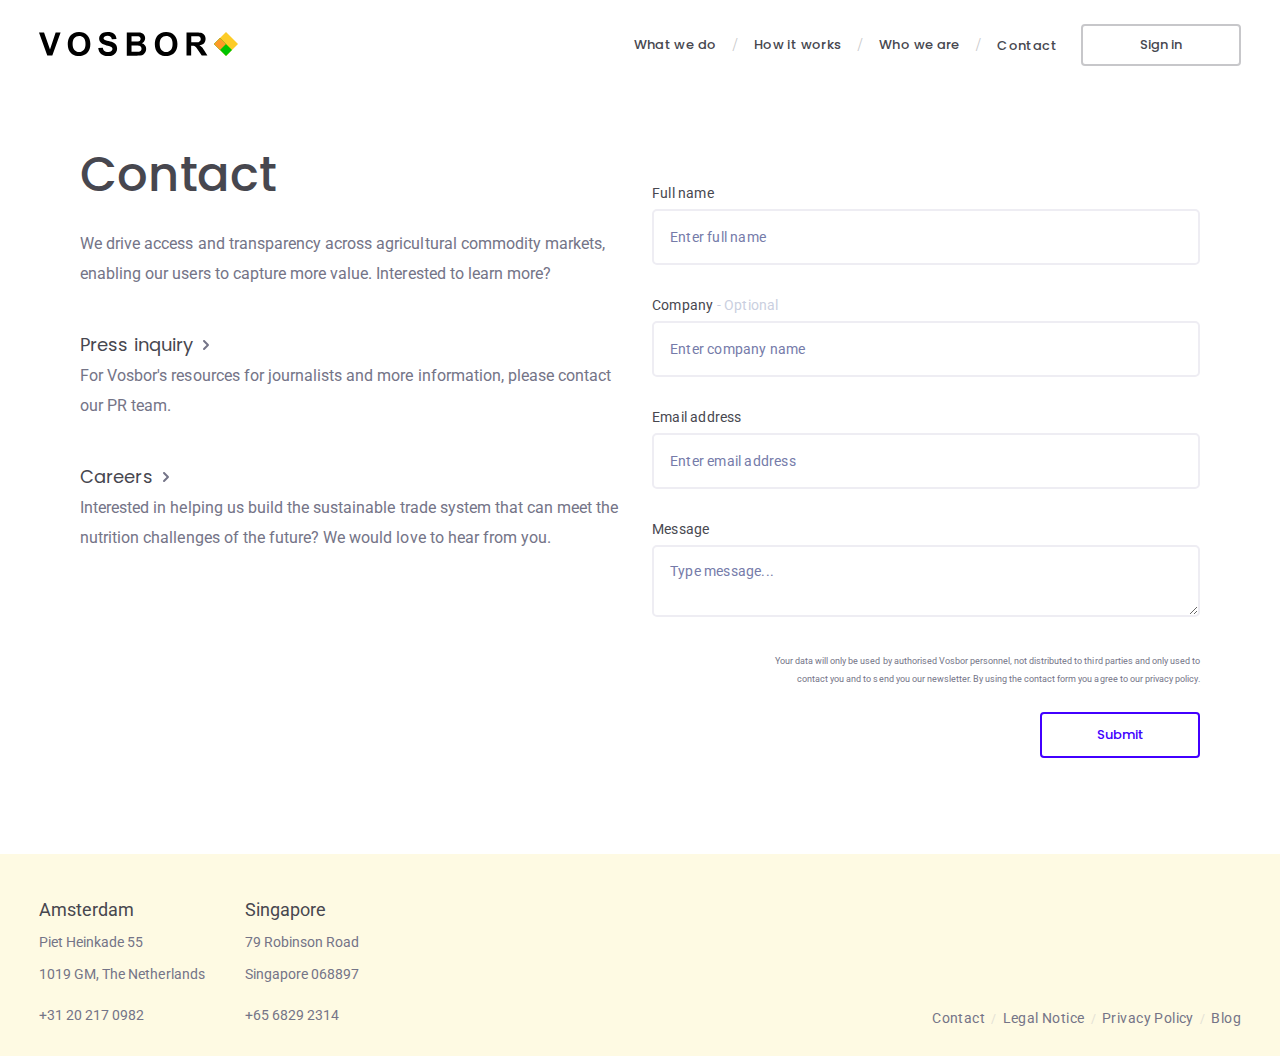
<file: contact/index.html>
<!DOCTYPE html><html><head><meta charSet="utf-8"/><meta http-equiv="x-ua-compatible" content="ie=edge"/><meta name="viewport" content="width=device-width, initial-scale=1, shrink-to-fit=no"/><meta name="version" content="3.0"/><style data-href="/styles.b8f1279a79e8b31ac22c.css" data-identity="gatsby-global-css">a,abbr,acronym,address,applet,article,aside,audio,b,big,blockquote,body,canvas,caption,center,cite,code,dd,del,details,dfn,div,dl,dt,em,embed,fieldset,figcaption,figure,footer,form,h1,h2,h3,h4,h5,h6,header,hgroup,html,i,iframe,img,ins,kbd,label,legend,li,mark,menu,nav,object,ol,output,p,pre,q,ruby,s,samp,section,small,span,strike,strong,sub,summary,sup,table,tbody,td,tfoot,th,thead,time,tr,tt,u,ul,var,video{-webkit-margin-before:0;-webkit-margin-after:0;border:0;font-size:100%;font:inherit;margin:0;margin-block-end:0;margin-block-start:0;padding:0;vertical-align:baseline}article,aside,details,figcaption,figure,footer,header,hgroup,menu,nav,section{display:block}body{line-height:1}ol,ul{list-style:none}blockquote,q{quotes:none}blockquote:after,blockquote:before,q:after,q:before{content:"";content:none}table{border-collapse:collapse;border-spacing:0}*{-webkit-font-smoothing:antialiased;-moz-osx-font-smoothing:grayscale}body,html{-webkit-tap-highlight-color:rgba(0,0,0,0);border:0;font-family:Roboto;margin:0;padding:0;scroll-behavior:smooth;-webkit-user-select:none;-ms-user-select:none;user-select:none}@media(max-width:975px){.mobile-hidden{display:none!important}}@media(min-width:768px){.mobile-visible{display:none!important}}@media(max-width:1365px){.tablet-hidden{display:none!important}}@media(min-width:1366px){.tablet-visible{display:none!important}}.even-section{background:#fefae3}a{color:#747487}@-webkit-keyframes rotating{0%{-webkit-transform:rotate(0deg);transform:rotate(0deg)}to{-webkit-transform:rotate(1turn);transform:rotate(1turn)}}@keyframes rotating{0%{-webkit-transform:rotate(0deg);transform:rotate(0deg)}to{-webkit-transform:rotate(1turn);transform:rotate(1turn)}}</style><style>.gatsby-image-wrapper{position:relative;overflow:hidden}.gatsby-image-wrapper picture.object-fit-polyfill{position:static!important}.gatsby-image-wrapper img{bottom:0;height:100%;left:0;margin:0;max-width:none;padding:0;position:absolute;right:0;top:0;width:100%;object-fit:cover}.gatsby-image-wrapper [data-main-image]{opacity:0;transform:translateZ(0);transition:opacity .25s linear;will-change:opacity}.gatsby-image-wrapper-constrained{display:inline-block;vertical-align:top}</style><noscript><style>.gatsby-image-wrapper noscript [data-main-image]{opacity:1!important}.gatsby-image-wrapper [data-placeholder-image]{opacity:0!important}</style></noscript><script type="module">const e="undefined"!=typeof HTMLImageElement&&"loading"in HTMLImageElement.prototype;e&&document.body.addEventListener("load",(function(e){const t=e.target;if(void 0===t.dataset.mainImage)return;if(void 0===t.dataset.gatsbyImageSsr)return;let a=null,n=t;for(;null===a&&n;)void 0!==n.parentNode.dataset.gatsbyImageWrapper&&(a=n.parentNode),n=n.parentNode;const o=a.querySelector("[data-placeholder-image]"),r=new Image;r.src=t.currentSrc,r.decode().catch((()=>{})).then((()=>{t.style.opacity=1,o&&(o.style.opacity=0,o.style.transition="opacity 500ms linear")}))}),!0);</script><style data-styled="" data-styled-version="5.3.3">.cQdKkc{padding:30px 35px 25px;display:-webkit-box;display:-webkit-flex;display:-ms-flexbox;display:flex;-webkit-align-items:center;-webkit-box-align:center;-ms-flex-align:center;align-items:center;-webkit-flex-direction:column;-ms-flex-direction:column;flex-direction:column;gap:42px;}/*!sc*/
@media (min-width:768px){.cQdKkc{padding:40px 39px 25px;-webkit-flex-direction:row;-ms-flex-direction:row;flex-direction:row;-webkit-align-items:flex-end;-webkit-box-align:flex-end;-ms-flex-align:flex-end;align-items:flex-end;-webkit-box-pack:justify;-webkit-justify-content:space-between;-ms-flex-pack:justify;justify-content:space-between;}}/*!sc*/
@media (min-width:1366px){.cQdKkc{padding:40px 80px 25px;}}/*!sc*/
@media (min-width:1919px){.cQdKkc{padding:50px 100px 25px;}}/*!sc*/
data-styled.g1[id="footer__FooterContainer-sc-164g705-0"]{content:"cQdKkc,"}/*!sc*/
.cqDwDZ{display:-webkit-box;display:-webkit-flex;display:-ms-flexbox;display:flex;-webkit-align-items:stretch;-webkit-box-align:stretch;-ms-flex-align:stretch;align-items:stretch;gap:40px;}/*!sc*/
data-styled.g3[id="footer__AddressList-sc-164g705-2"]{content:"cqDwDZ,"}/*!sc*/
.gUKGQN{display:-webkit-box;display:-webkit-flex;display:-ms-flexbox;display:flex;-webkit-flex-direction:column;-ms-flex-direction:column;flex-direction:column;}/*!sc*/
data-styled.g4[id="footer__Address-sc-164g705-3"]{content:"gUKGQN,"}/*!sc*/
.dlRnzW{font-family:Roboto;font-style:normal;font-weight:normal;line-height:32px;-webkit-letter-spacing:0.002em;-moz-letter-spacing:0.002em;-ms-letter-spacing:0.002em;letter-spacing:0.002em;color:#47474f;font-size:16px;}/*!sc*/
@media (min-width:768px){.dlRnzW{font-size:18px;}}/*!sc*/
@media (min-width:1919px){.dlRnzW{font-size:24px;}}/*!sc*/
data-styled.g5[id="footer__AddressTitle-sc-164g705-4"]{content:"dlRnzW,"}/*!sc*/
.kPbGZs{font-family:"Roboto";font-style:normal;font-weight:normal;line-height:32px;-webkit-letter-spacing:0.002em;-moz-letter-spacing:0.002em;-ms-letter-spacing:0.002em;letter-spacing:0.002em;color:#747487;font-size:14px;}/*!sc*/
@media (min-width:1366px){.kPbGZs{font-size:16px;}}/*!sc*/
data-styled.g6[id="footer__AddressLine-sc-164g705-5"]{content:"kPbGZs,"}/*!sc*/
.bLxmnu{font-family:Roboto;font-style:normal;font-weight:normal;line-height:32px;-webkit-letter-spacing:0.002em;-moz-letter-spacing:0.002em;-ms-letter-spacing:0.002em;letter-spacing:0.002em;margin-top:9px;-webkit-text-decoration:none;text-decoration:none;color:#747487;font-size:14px;}/*!sc*/
@media (min-width:1366px){.bLxmnu{font-size:16px;}}/*!sc*/
data-styled.g7[id="footer__Phone-sc-164g705-6"]{content:"bLxmnu,"}/*!sc*/
.hSmfCQ{font-family:Roboto;font-style:normal;font-weight:400;font-size:12px;line-height:20px;-webkit-letter-spacing:0.03em;-moz-letter-spacing:0.03em;-ms-letter-spacing:0.03em;letter-spacing:0.03em;color:#747487;-webkit-text-decoration:none;text-decoration:none;}/*!sc*/
.hSmfCQ:not(:last-child)::after{content:"/";color:#c8c8ca;display:inline-block;vertical-align:middle;opacity:0.5;padding:0 6px;font-size:12px;line-height:20px;}/*!sc*/
@media (min-width:1366px){.hSmfCQ:not(:last-child)::after{padding:0 8px;}}/*!sc*/
@media (min-width:1366px){.hSmfCQ:not(:last-child)::after{padding:0 18px;font-size:14px;line-height:26px;}}/*!sc*/
@media (min-width:1919px){.hSmfCQ:not(:last-child)::after{font-size:16px;line-height:28px;}}/*!sc*/
@media (min-width:768px){.hSmfCQ{font-size:14px;line-height:26px;}}/*!sc*/
@media (min-width:1919px){.hSmfCQ{font-size:16px;line-height:28px;}}/*!sc*/
data-styled.g8[id="footer__FooterLink-sc-164g705-7"]{content:"hSmfCQ,"}/*!sc*/
.ldubDx{display:-webkit-box;display:-webkit-flex;display:-ms-flexbox;display:flex;-webkit-flex-direction:column;-ms-flex-direction:column;flex-direction:column;padding:100px 24px 40px;min-height:calc(100vh - 212px);box-sizing:border-box;gap:24px;}/*!sc*/
@media (min-width:768px){.ldubDx{-webkit-flex-direction:row;-ms-flex-direction:row;flex-direction:row;padding:145px 80px 96px;}.ldubDx > *{width:50%;box-sizing:border-box;position:relative;}}/*!sc*/
@media (min-width:1919px){.ldubDx{padding:217px 100px 68px 121px;}}/*!sc*/
data-styled.g10[id="form-sections__FormSection-sc-17qgm9q-0"]{content:"ldubDx,"}/*!sc*/
.kqgmDy{font-family:"Poppins";font-style:normal;font-weight:500;font-size:32px;line-height:124%;-webkit-letter-spacing:0.005em;-moz-letter-spacing:0.005em;-ms-letter-spacing:0.005em;letter-spacing:0.005em;color:#47474f;padding-bottom:24px;}/*!sc*/
@media (min-width:768px){.kqgmDy{font-size:48px;}}/*!sc*/
@media (min-width:1919px){.kqgmDy{font-size:64px;}}/*!sc*/
data-styled.g11[id="form-sections__FormTitle-sc-17qgm9q-1"]{content:"kqgmDy,"}/*!sc*/
.dFizmN{font-family:"Poppins";font-style:normal;font-size:18px;line-height:32px;-webkit-letter-spacing:0.005em;-moz-letter-spacing:0.005em;-ms-letter-spacing:0.005em;letter-spacing:0.005em;color:#47474f;margin-top:40px;margin-bottom:8px;}/*!sc*/
@media (min-width:768px){.dFizmN{margin-top:24px;}}/*!sc*/
@media (min-width:1919px){.dFizmN{margin-top:40px;font-size:21px;}}/*!sc*/
data-styled.g12[id="form-sections__FormSectionTitle-sc-17qgm9q-2"]{content:"dFizmN,"}/*!sc*/
.zDgRo{font-family:"Roboto";font-style:normal;font-weight:normal;font-size:14px;line-height:28px;-webkit-letter-spacing:0.002em;-moz-letter-spacing:0.002em;-ms-letter-spacing:0.002em;letter-spacing:0.002em;color:#747487;}/*!sc*/
@media (min-width:768px){.zDgRo{font-size:16px;line-height:30px;}}/*!sc*/
@media (min-width:1919px){.zDgRo{font-size:18px;line-height:36px;}}/*!sc*/
data-styled.g13[id="form-sections__FormText-sc-17qgm9q-3"]{content:"zDgRo,"}/*!sc*/
.dATHoZ{display:-webkit-box;display:-webkit-flex;display:-ms-flexbox;display:flex;-webkit-flex-direction:column;-ms-flex-direction:column;flex-direction:column;gap:0;}/*!sc*/
@media (min-width:1366px){.dATHoZ{-webkit-flex-direction:row;-ms-flex-direction:row;flex-direction:row;gap:32px;}}/*!sc*/
data-styled.g16[id="form-sections__FormElementsColumnWrapper-sc-17qgm9q-6"]{content:"dATHoZ,"}/*!sc*/
.hXysqY{font-family:Roboto;font-size:10px;color:#ed5252;bottom:0;left:0;height:16px;margin-bottom:8px;}/*!sc*/
.hXysqY span::before{content:"+";display:inline-block;-webkit-transform:rotate(-45deg) translateX(-2px);-ms-transform:rotate(-45deg) translateX(-2px);transform:rotate(-45deg) translateX(-2px);font-size:16px;font-weight:500;}/*!sc*/
data-styled.g17[id="form-sections__ErrorMessage-sc-17qgm9q-7"]{content:"hXysqY,"}/*!sc*/
.dqsXkn{width:160px;box-sizing:border-box;-webkit-text-decoration:none;text-decoration:none;display:inline-block;text-align:center;white-space:nowrap;padding:0;border-width:2px;border-style:solid;border-radius:4px;font-family:"Poppins";font-weight:500;font-size:13px;height:42px;line-height:38px;}/*!sc*/
@media (min-width:1366px){.dqsXkn{font-size:15px;height:44px;line-height:40px;}}/*!sc*/
@media (min-width:1919px){.dqsXkn{font-size:18px;height:48px;line-height:44px;}}/*!sc*/
data-styled.g18[id="ButtonLink__BaseButtonLink-sc-1ebrgby-0"]{content:"dqsXkn,"}/*!sc*/
.pwHRx{width:160px;box-sizing:border-box;-webkit-text-decoration:none;text-decoration:none;display:inline-block;text-align:center;white-space:nowrap;padding:0;border-width:2px;border-style:solid;border-radius:4px;font-family:"Poppins";font-weight:500;font-size:13px;height:46px;line-height:42px;cursor:pointer;background:#fff;border:2px solid #4200ff;color:#4200ff;border-radius:4px;}/*!sc*/
@media (min-width:1366px){.pwHRx{font-size:15px;height:48px;line-height:44px;}}/*!sc*/
@media (min-width:1919px){.pwHRx{font-size:18px;height:52px;line-height:48px;}}/*!sc*/
.pwHRx:hover{background:#4200ff;color:#fff;}/*!sc*/
@media (min-width:768px){.pwHRx{-webkit-align-self:end;-ms-flex-item-align:end;align-self:end;}}/*!sc*/
.pwHRx:disabled{opacity:0.5;}/*!sc*/
data-styled.g19[id="ButtonLink__SubmitButton-sc-1ebrgby-1"]{content:"pwHRx,"}/*!sc*/
.loKKUv{z-index:1;padding:24px;display:-webkit-box;display:-webkit-flex;display:-ms-flexbox;display:flex;-webkit-box-pack:justify;-webkit-justify-content:space-between;-ms-flex-pack:justify;justify-content:space-between;-webkit-align-items:center;-webkit-box-align:center;-ms-flex-align:center;align-items:center;position:absolute;top:0;right:0;left:0;}/*!sc*/
.loKKUv .links{display:-webkit-box;display:-webkit-flex;display:-ms-flexbox;display:flex;-webkit-align-items:center;-webkit-box-align:center;-ms-flex-align:center;align-items:center;-webkit-flex-wrap:wrap;-ms-flex-wrap:wrap;flex-wrap:wrap;-webkit-box-pack:end;-webkit-justify-content:flex-end;-ms-flex-pack:end;justify-content:flex-end;}/*!sc*/
@media (min-width:768px){.loKKUv{padding:24px 39px;}}/*!sc*/
@media (min-width:1366px){.loKKUv{padding:24px 40px;}}/*!sc*/
@media (min-width:1919px){.loKKUv{padding:24px 68px;}}/*!sc*/
data-styled.g20[id="header__Header-sc-vh8ctx-0"]{content:"loKKUv,"}/*!sc*/
.gqFqOG{font-family:"Poppins";font-style:normal;font-weight:500;font-size:14px;line-height:21px;-webkit-letter-spacing:0.03em;-moz-letter-spacing:0.03em;-ms-letter-spacing:0.03em;letter-spacing:0.03em;color:#47474F;-webkit-text-decoration:none;text-decoration:none;-webkit-transition-property:color;transition-property:color;-webkit-transition-duration:0.3s;transition-duration:0.3s;}/*!sc*/
.gqFqOG:hover{color:rgb(71 71 79 / 75%);}/*!sc*/
.gqFqOG.separator::after{content:"/";color:#C8C8CA;opacity:1;display:inline-block;vertical-align:middle;font-family:"Montserrat";line-height:22px;padding:0 16px;font-size:18px;}/*!sc*/
@media (min-width:1366px){.gqFqOG.separator::after{font-size:24px;padding:0 24px;}}/*!sc*/
.gqFqOG.separator::after:hover{opacity:1;}/*!sc*/
@media (min-width:768px){.gqFqOG{font-size:13px;}}/*!sc*/
@media (min-width:1366px){.gqFqOG{font-size:15px;}}/*!sc*/
@media (min-width:1919px){.gqFqOG{font-size:18px;}}/*!sc*/
data-styled.g21[id="header__HeaderLink-sc-vh8ctx-1"]{content:"gqFqOG,"}/*!sc*/
.ktgKrw{border-color:rgba(255,255,255,0.33);margin-left:24px;color:#47474F;border-color:rgba(71,71,79,0.3);}/*!sc*/
@media (min-width:1366px){.ktgKrw{margin-left:50px;}}/*!sc*/
.ktgKrw:hover,.ktgKrw:active{background:linear-gradient(270deg,#373cd9 2.12%,#243afa 97.88%);border-color:transparent;color:#ffffff;}/*!sc*/
data-styled.g22[id="header__ButtonLink-sc-vh8ctx-2"]{content:"ktgKrw,"}/*!sc*/
.igPghh{display:-webkit-box;display:-webkit-flex;display:-ms-flexbox;display:flex;-webkit-flex-direction:column;-ms-flex-direction:column;flex-direction:column;gap:8px;width:100%;}/*!sc*/
data-styled.g54[id="LabeledInput__InputWrapper-sc-1kt4r0r-0"]{content:"igPghh,"}/*!sc*/
.hgMIqe{background:#ffffff;border:2px solid #eeedf3;border-radius:5px;padding:16px;height:56px;box-sizing:border-box;width:100%;font-size:14px;}/*!sc*/
.hgMIqe:active,.hgMIqe:focus{color:#060831;outline:none;border:2px solid #4200ff;}/*!sc*/
.hgMIqe:disabled{background:#0000001a;opacity:0.5;}/*!sc*/
.hgMIqe::-webkit-input-placeholder{font-family:"Roboto";font-style:normal;font-weight:400;font-size:14px;line-height:16px;-webkit-letter-spacing:0.2px;-moz-letter-spacing:0.2px;-ms-letter-spacing:0.2px;letter-spacing:0.2px;color:#757ba9;opacity:1;}/*!sc*/
.hgMIqe::-moz-placeholder{font-family:"Roboto";font-style:normal;font-weight:400;font-size:14px;line-height:16px;-webkit-letter-spacing:0.2px;-moz-letter-spacing:0.2px;-ms-letter-spacing:0.2px;letter-spacing:0.2px;color:#757ba9;opacity:1;}/*!sc*/
.hgMIqe:-ms-input-placeholder{font-family:"Roboto";font-style:normal;font-weight:400;font-size:14px;line-height:16px;-webkit-letter-spacing:0.2px;-moz-letter-spacing:0.2px;-ms-letter-spacing:0.2px;letter-spacing:0.2px;color:#757ba9;opacity:1;}/*!sc*/
.hgMIqe::placeholder{font-family:"Roboto";font-style:normal;font-weight:400;font-size:14px;line-height:16px;-webkit-letter-spacing:0.2px;-moz-letter-spacing:0.2px;-ms-letter-spacing:0.2px;letter-spacing:0.2px;color:#757ba9;opacity:1;}/*!sc*/
data-styled.g55[id="LabeledInput__StyledInput-sc-1kt4r0r-1"]{content:"hgMIqe,"}/*!sc*/
.diMZuD{font-family:"Roboto";font-style:normal;font-weight:400;font-size:14px;line-height:16px;-webkit-letter-spacing:0.2px;-moz-letter-spacing:0.2px;-ms-letter-spacing:0.2px;letter-spacing:0.2px;color:#47474f;}/*!sc*/
.diMZuD span{color:#cacfe0;}/*!sc*/
data-styled.g56[id="LabeledInput__StyledLabel-sc-1kt4r0r-2"]{content:"diMZuD,"}/*!sc*/
.dhooJx{position:relative;}/*!sc*/
data-styled.g58[id="LabeledInput__IconInput-sc-1kt4r0r-4"]{content:"dhooJx,"}/*!sc*/
.emubhE{position:relative;}/*!sc*/
data-styled.g59[id="LabeledTextarea__TextareaIWithIconWrapper-sc-1xb6a21-0"]{content:"emubhE,"}/*!sc*/
.cQnSqK{display:-webkit-box;display:-webkit-flex;display:-ms-flexbox;display:flex;-webkit-flex-direction:column;-ms-flex-direction:column;flex-direction:column;gap:8px;width:100%;}/*!sc*/
data-styled.g61[id="LabeledTextarea__TextareaWrapper-sc-1xb6a21-2"]{content:"cQnSqK,"}/*!sc*/
.jVnVfF{background:#ffffff;border:2px solid #eeedf3;border-radius:5px;padding:16px;box-sizing:border-box;font-family:"Roboto";font-style:normal;font-weight:400;font-size:14px;line-height:16px;-webkit-letter-spacing:0.2px;-moz-letter-spacing:0.2px;-ms-letter-spacing:0.2px;letter-spacing:0.2px;color:#0f1328;resize:vertical;width:100%;min-height:72px;height:auto;}/*!sc*/
.jVnVfF:active,.jVnVfF:focus{color:#060831;outline:none;border:2px solid #4200ff;}/*!sc*/
.jVnVfF:disabled{background:#0000001a;opacity:0.5;}/*!sc*/
.jVnVfF::-webkit-input-placeholder{font-family:"Roboto";font-style:normal;font-weight:400;font-size:14px;line-height:16px;-webkit-letter-spacing:0.2px;-moz-letter-spacing:0.2px;-ms-letter-spacing:0.2px;letter-spacing:0.2px;color:#757ba9;opacity:1;}/*!sc*/
.jVnVfF::-moz-placeholder{font-family:"Roboto";font-style:normal;font-weight:400;font-size:14px;line-height:16px;-webkit-letter-spacing:0.2px;-moz-letter-spacing:0.2px;-ms-letter-spacing:0.2px;letter-spacing:0.2px;color:#757ba9;opacity:1;}/*!sc*/
.jVnVfF:-ms-input-placeholder{font-family:"Roboto";font-style:normal;font-weight:400;font-size:14px;line-height:16px;-webkit-letter-spacing:0.2px;-moz-letter-spacing:0.2px;-ms-letter-spacing:0.2px;letter-spacing:0.2px;color:#757ba9;opacity:1;}/*!sc*/
.jVnVfF::placeholder{font-family:"Roboto";font-style:normal;font-weight:400;font-size:14px;line-height:16px;-webkit-letter-spacing:0.2px;-moz-letter-spacing:0.2px;-ms-letter-spacing:0.2px;letter-spacing:0.2px;color:#757ba9;opacity:1;}/*!sc*/
data-styled.g62[id="LabeledTextarea__StyledTextarea-sc-1xb6a21-3"]{content:"jVnVfF,"}/*!sc*/
.cQxPSY{font-family:"Roboto";font-style:normal;font-weight:400;font-size:14px;line-height:16px;-webkit-letter-spacing:0.2px;-moz-letter-spacing:0.2px;-ms-letter-spacing:0.2px;letter-spacing:0.2px;color:#47474f;}/*!sc*/
.cQxPSY span{color:#cacfe0;}/*!sc*/
data-styled.g63[id="LabeledTextarea__StyledLabel-sc-1xb6a21-4"]{content:"cQxPSY,"}/*!sc*/
@media (min-width:768px){.jUXKET{display:-webkit-box;display:-webkit-flex;display:-ms-flexbox;display:flex;-webkit-flex-direction:column;-ms-flex-direction:column;flex-direction:column;-webkit-align-items:center;-webkit-box-align:center;-ms-flex-align:center;align-items:center;}}/*!sc*/
data-styled.g64[id="contactForm__FormWrapper-sc-86j4a-0"]{content:"jUXKET,"}/*!sc*/
.jumXeV{display:-webkit-box;display:-webkit-flex;display:-ms-flexbox;display:flex;-webkit-flex-direction:column;-ms-flex-direction:column;flex-direction:column;-webkit-align-items:stretch;-webkit-box-align:stretch;-ms-flex-align:stretch;align-items:stretch;}/*!sc*/
@media (min-width:768px){.jumXeV{max-width:560px;width:100%;}}/*!sc*/
data-styled.g65[id="contactForm__Form-sc-86j4a-1"]{content:"jumXeV,"}/*!sc*/
.jNwSsX{font-family:"Roboto";font-style:normal;font-weight:400;font-size:9px;line-height:18px;text-align:right;-webkit-letter-spacing:0.002em;-moz-letter-spacing:0.002em;-ms-letter-spacing:0.002em;letter-spacing:0.002em;color:#747487;}/*!sc*/
@media (min-width:768px){.jNwSsX{max-width:440px;-webkit-align-self:end;-ms-flex-item-align:end;align-self:end;}}/*!sc*/
data-styled.g66[id="contactForm__InfoText-sc-86j4a-2"]{content:"jNwSsX,"}/*!sc*/
.jhLEGi{margin-top:24px;width:100%;}/*!sc*/
@media (min-width:768px){.jhLEGi{width:160px;}}/*!sc*/
data-styled.g67[id="contactForm__StyledSubmitButton-sc-86j4a-3"]{content:"jhLEGi,"}/*!sc*/
.kTBpHO{display:-webkit-box;display:-webkit-flex;display:-ms-flexbox;display:flex;margin-top:40px;-webkit-align-items:center;-webkit-box-align:center;-ms-flex-align:center;align-items:center;gap:5px;}/*!sc*/
data-styled.g120[id="contact__ContactLink-sc-7klshe-0"]{content:"kTBpHO,"}/*!sc*/
.gonhHo{position:relative;width:16px;height:16px;}/*!sc*/
.gonhHo svg{position:absolute;}/*!sc*/
data-styled.g121[id="contact__IconWrapper-sc-7klshe-1"]{content:"gonhHo,"}/*!sc*/
.bzClIg{margin:0;}/*!sc*/
.bzClIg:hover{color:#717178;}/*!sc*/
data-styled.g122[id="contact__StyledFormSectionTitle-sc-7klshe-2"]{content:"bzClIg,"}/*!sc*/
.hpppWW{margin-top:40px;}/*!sc*/
data-styled.g123[id="contact__ContactFormWrapper-sc-7klshe-3"]{content:"hpppWW,"}/*!sc*/
</style><link rel="sitemap" type="application/xml" href="/sitemap/sitemap-index.xml"/><title data-react-helmet="true">Vosbor - The agricultural commodity trading platform</title><link data-react-helmet="true" rel="canonical" href="https://www.vosbor.com/"/><meta data-react-helmet="true" charSet="utf-8"/><meta data-react-helmet="true" name="description" content=" Vosbor is a grain and oilseed trading platform. Discover how we foster transparency in global agricultural commodity markets. "/><meta data-react-helmet="true" name="keywords" content="commodity trading, commodity, blockchain, market, grain, oilseed, agriculture, agricultural commodities"/><meta data-react-helmet="true" property="og:title" content="Vosbor - The agricultural commodity trading platform"/><meta data-react-helmet="true" property="og:description" content="Vosbor is a grain and oilseed trading platform. Discover how we foster transparency in global agricultural commodity markets."/><meta data-react-helmet="true" property="og:type" content="website"/><meta data-react-helmet="true" property="og:url" content="https://www.vosbor.com/"/><meta data-react-helmet="true" name="robots" content="index, follow"/><link href="https://fonts.googleapis.com/css?family=Poppins:100,200,300,400,500,600|Roboto:100,200,300,400,500,600|IBM+Plex+Mono:100,200,300,400,500,600&amp;display=swap" rel="stylesheet"/><link rel="icon" href="/favicon-32x32.png?v=21c7173ac2f4953a804b70d35e9499ad" type="image/png"/><link rel="manifest" href="/manifest.webmanifest" crossorigin="anonymous"/><link rel="apple-touch-icon" sizes="48x48" href="/icons/icon-48x48.png?v=21c7173ac2f4953a804b70d35e9499ad"/><link rel="apple-touch-icon" sizes="72x72" href="/icons/icon-72x72.png?v=21c7173ac2f4953a804b70d35e9499ad"/><link rel="apple-touch-icon" sizes="96x96" href="/icons/icon-96x96.png?v=21c7173ac2f4953a804b70d35e9499ad"/><link rel="apple-touch-icon" sizes="144x144" href="/icons/icon-144x144.png?v=21c7173ac2f4953a804b70d35e9499ad"/><link rel="apple-touch-icon" sizes="192x192" href="/icons/icon-192x192.png?v=21c7173ac2f4953a804b70d35e9499ad"/><link rel="apple-touch-icon" sizes="256x256" href="/icons/icon-256x256.png?v=21c7173ac2f4953a804b70d35e9499ad"/><link rel="apple-touch-icon" sizes="384x384" href="/icons/icon-384x384.png?v=21c7173ac2f4953a804b70d35e9499ad"/><link rel="apple-touch-icon" sizes="512x512" href="/icons/icon-512x512.png?v=21c7173ac2f4953a804b70d35e9499ad"/><link rel="alternate" type="application/rss+xml" title="Vosbor Blog" href="/rss.xml"/><link as="script" rel="preload" href="/webpack-runtime-964f0cee5fc7c7d425bd.js"/><link as="script" rel="preload" href="/framework-fdf14ba1cbaa93307e24.js"/><link as="script" rel="preload" href="/app-b5ce6df7835c760cb2a8.js"/><link as="script" rel="preload" href="/commons-c2d75699a0ea07b551c5.js"/><link as="script" rel="preload" href="/8a004f2ad7bc784f49b745699d256ff63599d9a4-3d3cad0e3cf9f8e1bd83.js"/><link as="script" rel="preload" href="/63d2c84bc8b22aaa363535c36ad5dadbeba7624e-3d1a14ced3004fbfe2df.js"/><link as="script" rel="preload" href="/component---src-pages-contact-js-55af27c8174eb75b270b.js"/><link as="fetch" rel="preload" href="/page-data/contact/page-data.json" crossorigin="anonymous"/><link as="fetch" rel="preload" href="/page-data/app-data.json" crossorigin="anonymous"/></head><body><noscript><iframe src="https://www.googletagmanager.com/ns.html?id=GTM-PGRDJVG" height="0" width="0" style="display:none;visibility:hidden"></iframe></noscript><div id="___gatsby"><div style="outline:none" tabindex="-1" id="gatsby-focus-wrapper"><main><header class="header__Header-sc-vh8ctx-0 loKKUv"><a href="/"><svg width="200" height="24" viewBox="0 0 200 24" fill="none"><g clip-path="url(#clip0_995_800)"><path d="M16.648 0.403381L10.9978 17.5462L5.04486 0.403381H0L8.27357 23.5967H13.3184L21.592 0.403381H16.648Z" fill="black"></path><path d="M28.7556 12.2017C28.7556 9.88235 29.1592 7.86555 29.8655 6.2521C30.37 5.04202 31.0763 3.93277 31.9843 3.02521C32.8924 2.11765 33.9014 1.41176 35.0112 0.907563C36.4238 0.302521 38.1391 0 40.0561 0C43.4866 0 46.2108 1.10924 48.2288 3.22689C50.2467 5.34454 51.3566 8.26891 51.3566 12.1008C51.3566 15.8319 50.3476 18.7563 48.3297 20.874C46.3117 22.9916 43.5875 24.1008 40.157 24.1008C36.7265 24.1008 34.0023 23.0924 31.8834 20.9748C29.7646 18.7563 28.7556 15.8319 28.7556 12.2017ZM33.5987 12C33.5987 14.6219 34.2041 16.6387 35.4148 17.9496C36.6256 19.2605 38.1391 19.9664 40.0561 19.9664C41.9732 19.9664 43.4866 19.2605 44.6974 17.9496C45.9081 16.6387 46.5135 14.6219 46.5135 11.8992C46.5135 9.27731 45.9081 7.26051 44.7983 5.94958C43.4866 4.63866 41.9732 4.03361 40.0561 4.03361C38.1391 4.03361 36.5247 4.7395 35.4148 6.05042C34.2041 7.36135 33.5987 9.27731 33.5987 12Z" fill="black"></path><path d="M59.2268 16.0336L63.7672 15.6303C64.0699 17.1429 64.5744 18.2521 65.4824 18.958C66.2896 19.6639 67.5004 20.0672 68.9129 20.0672C70.4264 20.0672 71.5363 19.7647 72.3434 19.0588C73.1506 18.4538 73.4533 17.6471 73.4533 16.8403C73.4533 16.3361 73.2515 15.8319 72.9488 15.4286C72.6461 15.0252 72.0408 14.7227 71.2336 14.4202C70.7291 14.2185 69.4174 13.916 67.5004 13.4118C64.9779 12.8067 63.2627 12 62.2537 11.0924C60.8412 9.78151 60.1349 8.26891 60.1349 6.45378C60.1349 5.2437 60.4376 4.13445 61.1439 3.12605C61.8501 2.11765 62.7582 1.31092 64.0699 0.806723C65.2806 0.302521 66.7941 0 68.6102 0C71.5363 0 73.756 0.605042 75.1686 1.91597C76.682 3.22689 77.3883 4.94118 77.4892 7.05882L72.8479 7.2605C72.6461 6.05042 72.2425 5.2437 71.5363 4.63866C70.83 4.13445 69.9219 3.83193 68.6102 3.83193C67.2986 3.83193 66.1887 4.13445 65.3815 4.63866C64.8771 5.04202 64.5744 5.54622 64.5744 6.15126C64.5744 6.65546 64.7762 7.15966 65.2806 7.56303C65.886 8.06723 67.2986 8.57143 69.6192 9.07563C71.9399 9.57983 73.5542 10.1849 74.6641 10.7899C75.774 11.395 76.5811 12.2017 77.1865 13.1092C77.7919 14.1176 78.0946 15.3277 78.0946 16.8403C78.0946 18.1513 77.691 19.4622 76.9847 20.5714C76.2784 21.7815 75.1686 22.5882 73.8569 23.1933C72.5452 23.7983 70.83 24 68.812 24C65.886 24 63.6663 23.2941 62.0519 21.9832C60.5385 20.6723 59.5295 18.6555 59.2268 16.0336Z" fill="black"></path><path d="M87.7805 0.403381H97.0631C98.8792 0.403381 100.292 0.504222 101.2 0.605062C102.108 0.806743 102.915 1.10926 103.621 1.61347C104.328 2.11767 104.933 2.72271 105.438 3.52943C105.942 4.33615 106.144 5.24372 106.144 6.25212C106.144 7.36136 105.841 8.36977 105.236 9.27733C104.63 10.1849 103.823 10.8908 102.814 11.2941C104.227 11.6975 105.337 12.4034 106.043 13.4118C106.85 14.4202 107.153 15.5294 107.153 16.9412C107.153 17.9496 106.951 19.0588 106.447 20.0672C105.942 21.0756 105.236 21.8824 104.429 22.4874C103.621 23.0925 102.512 23.4958 101.301 23.5967C100.494 23.6975 98.6774 23.6975 95.6505 23.7983H87.7805V0.403381ZM92.5227 4.23531V9.57985H95.5496C97.3658 9.57985 98.4756 9.57985 98.9801 9.47901C99.7873 9.37817 100.393 9.07565 100.897 8.67229C101.402 8.16809 101.603 7.56305 101.603 6.85716C101.603 6.15128 101.402 5.54624 100.998 5.14288C100.594 4.73952 99.9891 4.43699 99.1819 4.33615C98.6774 4.23531 97.3658 4.23531 95.146 4.23531H92.5227ZM92.5227 13.5126V19.7647H96.8613C98.5765 19.7647 99.5855 19.7647 100.09 19.6639C100.796 19.563 101.402 19.2605 101.805 18.7563C102.209 18.2521 102.512 17.6471 102.512 16.7395C102.512 16.0336 102.31 15.4286 102.007 14.9244C101.704 14.4202 101.2 14.1177 100.494 13.8151C99.8882 13.6135 98.4756 13.5126 96.3568 13.5126H92.5227Z" fill="black"></path><path d="M115.83 12.2017C115.83 9.88235 116.234 7.86555 116.94 6.2521C117.444 5.04202 118.151 4.03361 119.059 3.02521C119.967 2.11765 120.976 1.41176 122.086 0.907563C123.498 0.302521 125.214 0 127.131 0C130.561 0 133.285 1.10924 135.303 3.22689C137.321 5.34454 138.431 8.26891 138.431 12.1008C138.431 15.8319 137.422 18.7563 135.404 20.874C133.386 22.9916 130.662 24.1008 127.231 24.1008C123.801 24.1008 121.077 23.0924 118.958 20.9748C116.839 18.7563 115.83 15.8319 115.83 12.2017ZM120.673 12C120.673 14.6219 121.279 16.6387 122.489 17.9496C123.7 19.2605 125.214 19.9664 127.131 19.9664C129.048 19.9664 130.561 19.2605 131.772 17.9496C132.983 16.6387 133.588 14.6219 133.588 11.8992C133.588 9.27731 132.983 7.26051 131.873 5.94958C130.561 4.63866 129.048 4.03361 127.131 4.03361C125.214 4.03361 123.599 4.7395 122.489 6.05042C121.279 7.36135 120.673 9.27731 120.673 12Z" fill="black"></path><path d="M147.512 23.5967V0.403381H157.4C159.922 0.403381 161.637 0.605062 162.848 1.00842C163.958 1.41178 164.866 2.21851 165.572 3.22691C166.279 4.33615 166.581 5.54624 166.581 6.85716C166.581 8.57145 166.077 10.0841 165.068 11.1933C164.059 12.3025 162.545 13.0084 160.427 13.3109C161.436 13.916 162.243 14.521 162.949 15.2269C163.655 15.9328 164.462 17.1429 165.572 18.958L168.397 23.4958H162.747L159.317 18.4538C158.106 16.6387 157.299 15.5294 156.794 15.0252C156.391 14.521 155.886 14.2185 155.382 14.0168C154.877 13.8151 154.07 13.7143 153.061 13.7143H152.153V23.395H147.512V23.5967ZM152.254 10.1849H155.684C157.904 10.1849 159.317 10.0841 159.922 9.88237C160.527 9.68069 160.931 9.37817 161.234 8.87397C161.536 8.36977 161.738 7.86557 161.738 7.15968C161.738 6.35296 161.536 5.74792 161.133 5.24372C160.729 4.73952 160.124 4.437 159.317 4.33615C158.913 4.23531 157.803 4.23531 155.886 4.23531H152.254V10.1849Z" fill="black"></path><path d="M187 0L199 12L187 24L175 12L187 0Z" fill="#FDCC27"></path><path d="M181 5.99971L193 17.9997L187 23.9997L175 11.9997L181 5.99971Z" fill="#00C400"></path><path d="M181 5.99971L187 11.9997L181 17.9997L175 11.9997L181 5.99971Z" fill="#FD9A27"></path></g><defs><clipPath id="clip0_995_800"><rect width="200" height="24" fill="white"></rect></clipPath></defs></svg></a><div class="links"><a id="what_we_do" href="/#whatwedo" class="header__HeaderLink-sc-vh8ctx-1 gqFqOG separator mobile-hidden">What we do</a><a id="how_it_works" href="/#howitworks" class="header__HeaderLink-sc-vh8ctx-1 gqFqOG separator mobile-hidden">How it works</a><a id="who_we_are" href="/#whoweare" class="header__HeaderLink-sc-vh8ctx-1 gqFqOG separator mobile-hidden">Who we are</a><a id="contact" href="/contact" class="header__HeaderLink-sc-vh8ctx-1 gqFqOG">Contact</a><a id="login_button" href="https://exchange.vosbor.com/" class="ButtonLink__BaseButtonLink-sc-1ebrgby-0 header__ButtonLink-sc-vh8ctx-2 dqsXkn ktgKrw mobile-hidden">Sign in</a></div></header><section class="form-sections__FormSection-sc-17qgm9q-0 ldubDx"><div><h1 class="form-sections__FormTitle-sc-17qgm9q-1 kqgmDy">Contact</h1><div class="form-sections__FormText-sc-17qgm9q-3 zDgRo">We drive access and transparency across agricultural commodity markets, enabling our users to capture more value. Interested to learn more?</div><a style="text-decoration:none" href="/press"><div class="contact__ContactLink-sc-7klshe-0 kTBpHO"><h3 class="form-sections__FormSectionTitle-sc-17qgm9q-2 contact__StyledFormSectionTitle-sc-7klshe-2 dFizmN bzClIg">Press inquiry </h3><div class="contact__IconWrapper-sc-7klshe-1 gonhHo"><svg width="16" height="16" viewBox="0 0 16 16" fill="none"><path fill-rule="evenodd" clip-rule="evenodd" d="M5.29289 12.7071C4.90237 12.3166 4.90237 11.6834 5.29289 11.2929L8.58579 8L5.29289 4.70711C4.90237 4.31658 4.90237 3.68342 5.29289 3.29289C5.68342 2.90237 6.31658 2.90237 6.70711 3.29289L10.7071 7.29289C11.0976 7.68342 11.0976 8.31658 10.7071 8.70711L6.70711 12.7071C6.31658 13.0976 5.68342 13.0976 5.29289 12.7071Z" fill="currentColor"></path></svg></div></div></a><div class="form-sections__FormText-sc-17qgm9q-3 zDgRo">For Vosbor&#x27;s resources for journalists and more information, please contact our PR team.</div><a style="text-decoration:none" href="/careers"><div class="contact__ContactLink-sc-7klshe-0 kTBpHO"><h3 class="form-sections__FormSectionTitle-sc-17qgm9q-2 contact__StyledFormSectionTitle-sc-7klshe-2 dFizmN bzClIg">Careers</h3><div class="contact__IconWrapper-sc-7klshe-1 gonhHo"><svg width="16" height="16" viewBox="0 0 16 16" fill="none"><path fill-rule="evenodd" clip-rule="evenodd" d="M5.29289 12.7071C4.90237 12.3166 4.90237 11.6834 5.29289 11.2929L8.58579 8L5.29289 4.70711C4.90237 4.31658 4.90237 3.68342 5.29289 3.29289C5.68342 2.90237 6.31658 2.90237 6.70711 3.29289L10.7071 7.29289C11.0976 7.68342 11.0976 8.31658 10.7071 8.70711L6.70711 12.7071C6.31658 13.0976 5.68342 13.0976 5.29289 12.7071Z" fill="currentColor"></path></svg></div></div></a><div class="form-sections__FormText-sc-17qgm9q-3 zDgRo">Interested in helping us build the sustainable trade system that can meet the nutrition challenges of the future? We would love to hear from you.</div></div><div class="contact__ContactFormWrapper-sc-7klshe-3 hpppWW"><div class="contactForm__FormWrapper-sc-86j4a-0 jUXKET"><form class="contactForm__Form-sc-86j4a-1 jumXeV"><input type="hidden" name="type" value="info"/><div class="form-sections__FormElementsColumnWrapper-sc-17qgm9q-6 dATHoZ"><div class="LabeledInput__InputWrapper-sc-1kt4r0r-0 igPghh"><label class="LabeledInput__StyledLabel-sc-1kt4r0r-2 diMZuD">Full name<!-- --> </label><div class="LabeledInput__IconInput-sc-1kt4r0r-4 dhooJx"><input type="text" placeholder="Enter full name" name="name" autoComplete="off" class="LabeledInput__StyledInput-sc-1kt4r0r-1 hgMIqe"/></div><span class="form-sections__ErrorMessage-sc-17qgm9q-7 hXysqY"></span></div><div class="LabeledInput__InputWrapper-sc-1kt4r0r-0 igPghh"><label class="LabeledInput__StyledLabel-sc-1kt4r0r-2 diMZuD">Company<!-- --> <span> - Optional</span></label><div class="LabeledInput__IconInput-sc-1kt4r0r-4 dhooJx"><input type="text" placeholder="Enter company name" name="company" autoComplete="off" class="LabeledInput__StyledInput-sc-1kt4r0r-1 hgMIqe"/></div><span class="form-sections__ErrorMessage-sc-17qgm9q-7 hXysqY"></span></div></div><div class="LabeledInput__InputWrapper-sc-1kt4r0r-0 igPghh"><label class="LabeledInput__StyledLabel-sc-1kt4r0r-2 diMZuD">Email address<!-- --> </label><div class="LabeledInput__IconInput-sc-1kt4r0r-4 dhooJx"><input type="email" placeholder="Enter email address" name="email" autoComplete="off" class="LabeledInput__StyledInput-sc-1kt4r0r-1 hgMIqe"/></div><span class="form-sections__ErrorMessage-sc-17qgm9q-7 hXysqY"></span></div><div class="LabeledTextarea__TextareaWrapper-sc-1xb6a21-2 cQnSqK"><label class="LabeledTextarea__StyledLabel-sc-1xb6a21-4 cQxPSY">Message<!-- --> </label><div class="LabeledTextarea__TextareaIWithIconWrapper-sc-1xb6a21-0 emubhE"><textarea placeholder="Type message..." name="message" autoComplete="off" class="LabeledTextarea__StyledTextarea-sc-1xb6a21-3 jVnVfF"></textarea></div><span class="form-sections__ErrorMessage-sc-17qgm9q-7 hXysqY"></span></div><div class="contactForm__InfoText-sc-86j4a-2 jNwSsX">Your data will only be used by authorised Vosbor personnel, not distributed to third parties and only used to contact you and to send you our newsletter. By using the contact form you agree to our privacy policy.</div><button class="ButtonLink__SubmitButton-sc-1ebrgby-1 contactForm__StyledSubmitButton-sc-86j4a-3 pwHRx jhLEGi">Submit</button></form></div></div></section><footer class="footer__FooterContainer-sc-164g705-0 cQdKkc even-section"><div class="footer__AddressWrapper-sc-164g705-1 hMBHUY"><div class="footer__AddressList-sc-164g705-2 cqDwDZ"><address class="footer__Address-sc-164g705-3 gUKGQN"><h4 class="footer__AddressTitle-sc-164g705-4 dlRnzW">Amsterdam</h4><span class="footer__AddressLine-sc-164g705-5 kPbGZs">Piet Heinkade 55</span><span class="footer__AddressLine-sc-164g705-5 kPbGZs">1019 GM, The Netherlands</span><a class="footer__Phone-sc-164g705-6 bLxmnu">+31 20 217 0982</a></address><address class="footer__Address-sc-164g705-3 gUKGQN"><h4 class="footer__AddressTitle-sc-164g705-4 dlRnzW">Singapore</h4><span class="footer__AddressLine-sc-164g705-5 kPbGZs">79 Robinson Road</span><span class="footer__AddressLine-sc-164g705-5 kPbGZs">Singapore 068897</span><a class="footer__Phone-sc-164g705-6 bLxmnu">+65 6829 2314</a></address></div></div><div class="links"><a href="/contact" class="footer__FooterLink-sc-164g705-7 hSmfCQ">Contact</a><a href="/legal-notice" class="footer__FooterLink-sc-164g705-7 hSmfCQ">Legal Notice</a><a href="/privacy-policy" class="footer__FooterLink-sc-164g705-7 hSmfCQ">Privacy Policy</a><a href="/blog" class="footer__FooterLink-sc-164g705-7 hSmfCQ">Blog</a></div><a class="tablet-hidden" style="min-width:360px;text-align:right" href="/"><svg width="200" height="24" viewBox="0 0 200 24" fill="none"><g clip-path="url(#clip0_995_800)"><path d="M16.648 0.403381L10.9978 17.5462L5.04486 0.403381H0L8.27357 23.5967H13.3184L21.592 0.403381H16.648Z" fill="black"></path><path d="M28.7556 12.2017C28.7556 9.88235 29.1592 7.86555 29.8655 6.2521C30.37 5.04202 31.0763 3.93277 31.9843 3.02521C32.8924 2.11765 33.9014 1.41176 35.0112 0.907563C36.4238 0.302521 38.1391 0 40.0561 0C43.4866 0 46.2108 1.10924 48.2288 3.22689C50.2467 5.34454 51.3566 8.26891 51.3566 12.1008C51.3566 15.8319 50.3476 18.7563 48.3297 20.874C46.3117 22.9916 43.5875 24.1008 40.157 24.1008C36.7265 24.1008 34.0023 23.0924 31.8834 20.9748C29.7646 18.7563 28.7556 15.8319 28.7556 12.2017ZM33.5987 12C33.5987 14.6219 34.2041 16.6387 35.4148 17.9496C36.6256 19.2605 38.1391 19.9664 40.0561 19.9664C41.9732 19.9664 43.4866 19.2605 44.6974 17.9496C45.9081 16.6387 46.5135 14.6219 46.5135 11.8992C46.5135 9.27731 45.9081 7.26051 44.7983 5.94958C43.4866 4.63866 41.9732 4.03361 40.0561 4.03361C38.1391 4.03361 36.5247 4.7395 35.4148 6.05042C34.2041 7.36135 33.5987 9.27731 33.5987 12Z" fill="black"></path><path d="M59.2268 16.0336L63.7672 15.6303C64.0699 17.1429 64.5744 18.2521 65.4824 18.958C66.2896 19.6639 67.5004 20.0672 68.9129 20.0672C70.4264 20.0672 71.5363 19.7647 72.3434 19.0588C73.1506 18.4538 73.4533 17.6471 73.4533 16.8403C73.4533 16.3361 73.2515 15.8319 72.9488 15.4286C72.6461 15.0252 72.0408 14.7227 71.2336 14.4202C70.7291 14.2185 69.4174 13.916 67.5004 13.4118C64.9779 12.8067 63.2627 12 62.2537 11.0924C60.8412 9.78151 60.1349 8.26891 60.1349 6.45378C60.1349 5.2437 60.4376 4.13445 61.1439 3.12605C61.8501 2.11765 62.7582 1.31092 64.0699 0.806723C65.2806 0.302521 66.7941 0 68.6102 0C71.5363 0 73.756 0.605042 75.1686 1.91597C76.682 3.22689 77.3883 4.94118 77.4892 7.05882L72.8479 7.2605C72.6461 6.05042 72.2425 5.2437 71.5363 4.63866C70.83 4.13445 69.9219 3.83193 68.6102 3.83193C67.2986 3.83193 66.1887 4.13445 65.3815 4.63866C64.8771 5.04202 64.5744 5.54622 64.5744 6.15126C64.5744 6.65546 64.7762 7.15966 65.2806 7.56303C65.886 8.06723 67.2986 8.57143 69.6192 9.07563C71.9399 9.57983 73.5542 10.1849 74.6641 10.7899C75.774 11.395 76.5811 12.2017 77.1865 13.1092C77.7919 14.1176 78.0946 15.3277 78.0946 16.8403C78.0946 18.1513 77.691 19.4622 76.9847 20.5714C76.2784 21.7815 75.1686 22.5882 73.8569 23.1933C72.5452 23.7983 70.83 24 68.812 24C65.886 24 63.6663 23.2941 62.0519 21.9832C60.5385 20.6723 59.5295 18.6555 59.2268 16.0336Z" fill="black"></path><path d="M87.7805 0.403381H97.0631C98.8792 0.403381 100.292 0.504222 101.2 0.605062C102.108 0.806743 102.915 1.10926 103.621 1.61347C104.328 2.11767 104.933 2.72271 105.438 3.52943C105.942 4.33615 106.144 5.24372 106.144 6.25212C106.144 7.36136 105.841 8.36977 105.236 9.27733C104.63 10.1849 103.823 10.8908 102.814 11.2941C104.227 11.6975 105.337 12.4034 106.043 13.4118C106.85 14.4202 107.153 15.5294 107.153 16.9412C107.153 17.9496 106.951 19.0588 106.447 20.0672C105.942 21.0756 105.236 21.8824 104.429 22.4874C103.621 23.0925 102.512 23.4958 101.301 23.5967C100.494 23.6975 98.6774 23.6975 95.6505 23.7983H87.7805V0.403381ZM92.5227 4.23531V9.57985H95.5496C97.3658 9.57985 98.4756 9.57985 98.9801 9.47901C99.7873 9.37817 100.393 9.07565 100.897 8.67229C101.402 8.16809 101.603 7.56305 101.603 6.85716C101.603 6.15128 101.402 5.54624 100.998 5.14288C100.594 4.73952 99.9891 4.43699 99.1819 4.33615C98.6774 4.23531 97.3658 4.23531 95.146 4.23531H92.5227ZM92.5227 13.5126V19.7647H96.8613C98.5765 19.7647 99.5855 19.7647 100.09 19.6639C100.796 19.563 101.402 19.2605 101.805 18.7563C102.209 18.2521 102.512 17.6471 102.512 16.7395C102.512 16.0336 102.31 15.4286 102.007 14.9244C101.704 14.4202 101.2 14.1177 100.494 13.8151C99.8882 13.6135 98.4756 13.5126 96.3568 13.5126H92.5227Z" fill="black"></path><path d="M115.83 12.2017C115.83 9.88235 116.234 7.86555 116.94 6.2521C117.444 5.04202 118.151 4.03361 119.059 3.02521C119.967 2.11765 120.976 1.41176 122.086 0.907563C123.498 0.302521 125.214 0 127.131 0C130.561 0 133.285 1.10924 135.303 3.22689C137.321 5.34454 138.431 8.26891 138.431 12.1008C138.431 15.8319 137.422 18.7563 135.404 20.874C133.386 22.9916 130.662 24.1008 127.231 24.1008C123.801 24.1008 121.077 23.0924 118.958 20.9748C116.839 18.7563 115.83 15.8319 115.83 12.2017ZM120.673 12C120.673 14.6219 121.279 16.6387 122.489 17.9496C123.7 19.2605 125.214 19.9664 127.131 19.9664C129.048 19.9664 130.561 19.2605 131.772 17.9496C132.983 16.6387 133.588 14.6219 133.588 11.8992C133.588 9.27731 132.983 7.26051 131.873 5.94958C130.561 4.63866 129.048 4.03361 127.131 4.03361C125.214 4.03361 123.599 4.7395 122.489 6.05042C121.279 7.36135 120.673 9.27731 120.673 12Z" fill="black"></path><path d="M147.512 23.5967V0.403381H157.4C159.922 0.403381 161.637 0.605062 162.848 1.00842C163.958 1.41178 164.866 2.21851 165.572 3.22691C166.279 4.33615 166.581 5.54624 166.581 6.85716C166.581 8.57145 166.077 10.0841 165.068 11.1933C164.059 12.3025 162.545 13.0084 160.427 13.3109C161.436 13.916 162.243 14.521 162.949 15.2269C163.655 15.9328 164.462 17.1429 165.572 18.958L168.397 23.4958H162.747L159.317 18.4538C158.106 16.6387 157.299 15.5294 156.794 15.0252C156.391 14.521 155.886 14.2185 155.382 14.0168C154.877 13.8151 154.07 13.7143 153.061 13.7143H152.153V23.395H147.512V23.5967ZM152.254 10.1849H155.684C157.904 10.1849 159.317 10.0841 159.922 9.88237C160.527 9.68069 160.931 9.37817 161.234 8.87397C161.536 8.36977 161.738 7.86557 161.738 7.15968C161.738 6.35296 161.536 5.74792 161.133 5.24372C160.729 4.73952 160.124 4.437 159.317 4.33615C158.913 4.23531 157.803 4.23531 155.886 4.23531H152.254V10.1849Z" fill="black"></path><path d="M187 0L199 12L187 24L175 12L187 0Z" fill="#FDCC27"></path><path d="M181 5.99971L193 17.9997L187 23.9997L175 11.9997L181 5.99971Z" fill="#00C400"></path><path d="M181 5.99971L187 11.9997L181 17.9997L175 11.9997L181 5.99971Z" fill="#FD9A27"></path></g><defs><clipPath id="clip0_995_800"><rect width="200" height="24" fill="white"></rect></clipPath></defs></svg></a></footer></main></div><div id="gatsby-announcer" style="position:absolute;top:0;width:1px;height:1px;padding:0;overflow:hidden;clip:rect(0, 0, 0, 0);white-space:nowrap;border:0" aria-live="assertive" aria-atomic="true"></div></div><script id="gatsby-script-loader">/*<![CDATA[*/window.pagePath="/contact/";/*]]>*/</script><script id="gatsby-chunk-mapping">/*<![CDATA[*/window.___chunkMapping={"polyfill":["/polyfill-15a10c5829e4bfdc6249.js"],"app":["/app-b5ce6df7835c760cb2a8.js"],"component---src-pages-404-js":["/component---src-pages-404-js-466b257575571e49ae56.js"],"component---src-pages-blog-js":["/component---src-pages-blog-js-3b44acce0ee8c858089f.js"],"component---src-pages-careers-js":["/component---src-pages-careers-js-a1e67edbce32c14a4706.js"],"component---src-pages-contact-js":["/component---src-pages-contact-js-55af27c8174eb75b270b.js"],"component---src-pages-index-js":["/component---src-pages-index-js-5de23fe57c02ebfb4604.js"],"component---src-pages-legal-notice-js":["/component---src-pages-legal-notice-js-4e830ed75d0d165514ee.js"],"component---src-pages-markdown-remark-frontmatter-slug-js":["/component---src-pages-markdown-remark-frontmatter-slug-js-43f01158018414b31fd7.js"],"component---src-pages-press-js":["/component---src-pages-press-js-ec1d1aa9fdb832635810.js"],"component---src-pages-privacy-policy-js":["/component---src-pages-privacy-policy-js-84da994818ae719875eb.js"],"component---src-pages-response-ok-js":["/component---src-pages-response-ok-js-733b7061faa035e9bf3e.js"]};/*]]>*/</script><script src="/polyfill-15a10c5829e4bfdc6249.js" nomodule=""></script><script src="/component---src-pages-contact-js-55af27c8174eb75b270b.js" async=""></script><script src="/63d2c84bc8b22aaa363535c36ad5dadbeba7624e-3d1a14ced3004fbfe2df.js" async=""></script><script src="/8a004f2ad7bc784f49b745699d256ff63599d9a4-3d3cad0e3cf9f8e1bd83.js" async=""></script><script src="/commons-c2d75699a0ea07b551c5.js" async=""></script><script src="/app-b5ce6df7835c760cb2a8.js" async=""></script><script src="/framework-fdf14ba1cbaa93307e24.js" async=""></script><script src="/webpack-runtime-964f0cee5fc7c7d425bd.js" async=""></script></body></html>
</file>
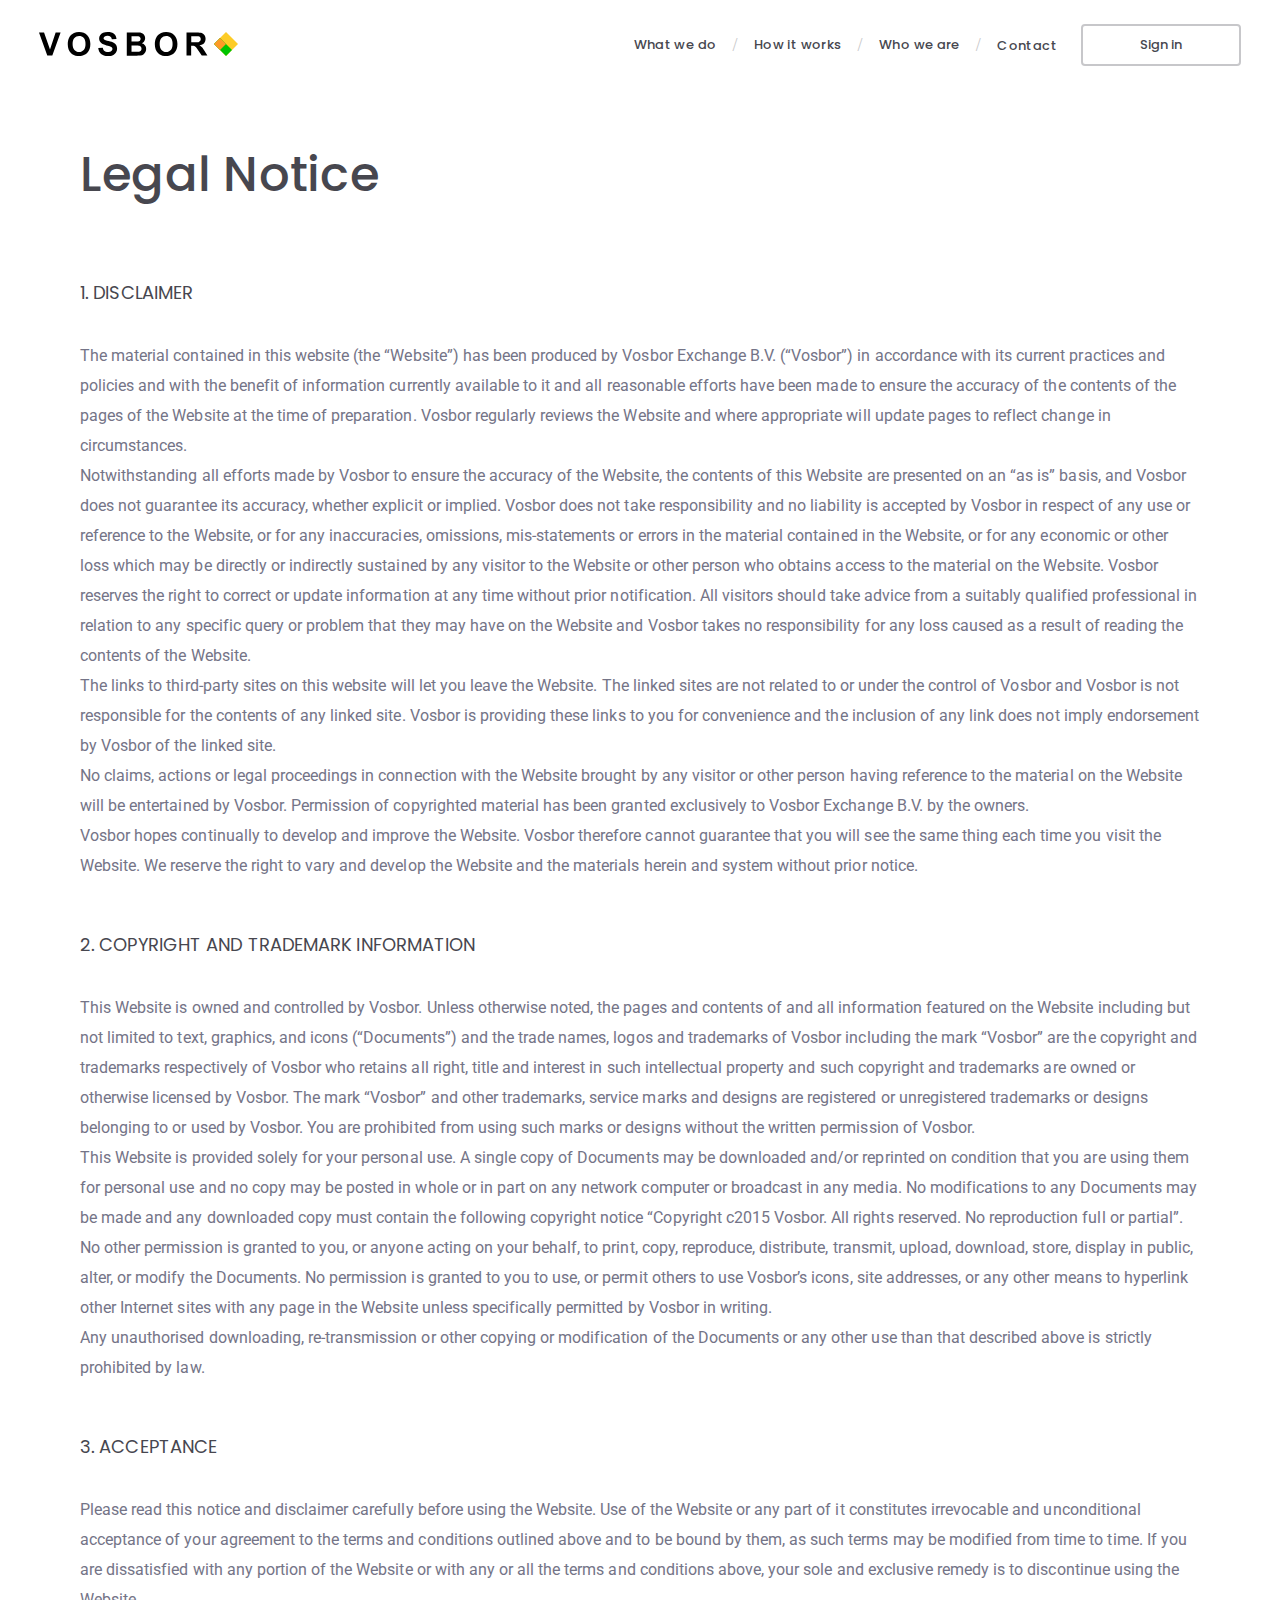
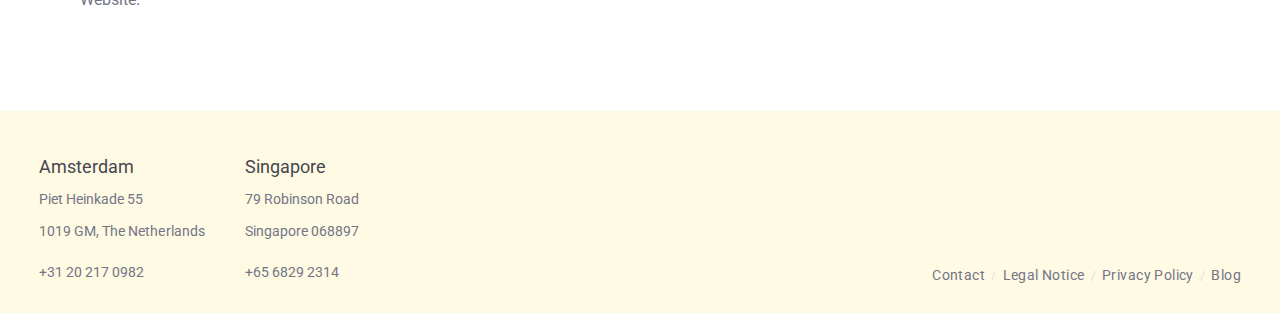
<file: legal-notice/index.html>
<!DOCTYPE html><html><head><meta charSet="utf-8"/><meta http-equiv="x-ua-compatible" content="ie=edge"/><meta name="viewport" content="width=device-width, initial-scale=1, shrink-to-fit=no"/><meta name="version" content="3.0"/><style data-href="/styles.b8f1279a79e8b31ac22c.css" data-identity="gatsby-global-css">a,abbr,acronym,address,applet,article,aside,audio,b,big,blockquote,body,canvas,caption,center,cite,code,dd,del,details,dfn,div,dl,dt,em,embed,fieldset,figcaption,figure,footer,form,h1,h2,h3,h4,h5,h6,header,hgroup,html,i,iframe,img,ins,kbd,label,legend,li,mark,menu,nav,object,ol,output,p,pre,q,ruby,s,samp,section,small,span,strike,strong,sub,summary,sup,table,tbody,td,tfoot,th,thead,time,tr,tt,u,ul,var,video{-webkit-margin-before:0;-webkit-margin-after:0;border:0;font-size:100%;font:inherit;margin:0;margin-block-end:0;margin-block-start:0;padding:0;vertical-align:baseline}article,aside,details,figcaption,figure,footer,header,hgroup,menu,nav,section{display:block}body{line-height:1}ol,ul{list-style:none}blockquote,q{quotes:none}blockquote:after,blockquote:before,q:after,q:before{content:"";content:none}table{border-collapse:collapse;border-spacing:0}*{-webkit-font-smoothing:antialiased;-moz-osx-font-smoothing:grayscale}body,html{-webkit-tap-highlight-color:rgba(0,0,0,0);border:0;font-family:Roboto;margin:0;padding:0;scroll-behavior:smooth;-webkit-user-select:none;-ms-user-select:none;user-select:none}@media(max-width:975px){.mobile-hidden{display:none!important}}@media(min-width:768px){.mobile-visible{display:none!important}}@media(max-width:1365px){.tablet-hidden{display:none!important}}@media(min-width:1366px){.tablet-visible{display:none!important}}.even-section{background:#fefae3}a{color:#747487}@-webkit-keyframes rotating{0%{-webkit-transform:rotate(0deg);transform:rotate(0deg)}to{-webkit-transform:rotate(1turn);transform:rotate(1turn)}}@keyframes rotating{0%{-webkit-transform:rotate(0deg);transform:rotate(0deg)}to{-webkit-transform:rotate(1turn);transform:rotate(1turn)}}</style><style>.gatsby-image-wrapper{position:relative;overflow:hidden}.gatsby-image-wrapper picture.object-fit-polyfill{position:static!important}.gatsby-image-wrapper img{bottom:0;height:100%;left:0;margin:0;max-width:none;padding:0;position:absolute;right:0;top:0;width:100%;object-fit:cover}.gatsby-image-wrapper [data-main-image]{opacity:0;transform:translateZ(0);transition:opacity .25s linear;will-change:opacity}.gatsby-image-wrapper-constrained{display:inline-block;vertical-align:top}</style><noscript><style>.gatsby-image-wrapper noscript [data-main-image]{opacity:1!important}.gatsby-image-wrapper [data-placeholder-image]{opacity:0!important}</style></noscript><script type="module">const e="undefined"!=typeof HTMLImageElement&&"loading"in HTMLImageElement.prototype;e&&document.body.addEventListener("load",(function(e){const t=e.target;if(void 0===t.dataset.mainImage)return;if(void 0===t.dataset.gatsbyImageSsr)return;let a=null,n=t;for(;null===a&&n;)void 0!==n.parentNode.dataset.gatsbyImageWrapper&&(a=n.parentNode),n=n.parentNode;const o=a.querySelector("[data-placeholder-image]"),r=new Image;r.src=t.currentSrc,r.decode().catch((()=>{})).then((()=>{t.style.opacity=1,o&&(o.style.opacity=0,o.style.transition="opacity 500ms linear")}))}),!0);</script><style data-styled="" data-styled-version="5.3.3">.cQdKkc{padding:30px 35px 25px;display:-webkit-box;display:-webkit-flex;display:-ms-flexbox;display:flex;-webkit-align-items:center;-webkit-box-align:center;-ms-flex-align:center;align-items:center;-webkit-flex-direction:column;-ms-flex-direction:column;flex-direction:column;gap:42px;}/*!sc*/
@media (min-width:768px){.cQdKkc{padding:40px 39px 25px;-webkit-flex-direction:row;-ms-flex-direction:row;flex-direction:row;-webkit-align-items:flex-end;-webkit-box-align:flex-end;-ms-flex-align:flex-end;align-items:flex-end;-webkit-box-pack:justify;-webkit-justify-content:space-between;-ms-flex-pack:justify;justify-content:space-between;}}/*!sc*/
@media (min-width:1366px){.cQdKkc{padding:40px 80px 25px;}}/*!sc*/
@media (min-width:1919px){.cQdKkc{padding:50px 100px 25px;}}/*!sc*/
data-styled.g1[id="footer__FooterContainer-sc-164g705-0"]{content:"cQdKkc,"}/*!sc*/
.cqDwDZ{display:-webkit-box;display:-webkit-flex;display:-ms-flexbox;display:flex;-webkit-align-items:stretch;-webkit-box-align:stretch;-ms-flex-align:stretch;align-items:stretch;gap:40px;}/*!sc*/
data-styled.g3[id="footer__AddressList-sc-164g705-2"]{content:"cqDwDZ,"}/*!sc*/
.gUKGQN{display:-webkit-box;display:-webkit-flex;display:-ms-flexbox;display:flex;-webkit-flex-direction:column;-ms-flex-direction:column;flex-direction:column;}/*!sc*/
data-styled.g4[id="footer__Address-sc-164g705-3"]{content:"gUKGQN,"}/*!sc*/
.dlRnzW{font-family:Roboto;font-style:normal;font-weight:normal;line-height:32px;-webkit-letter-spacing:0.002em;-moz-letter-spacing:0.002em;-ms-letter-spacing:0.002em;letter-spacing:0.002em;color:#47474f;font-size:16px;}/*!sc*/
@media (min-width:768px){.dlRnzW{font-size:18px;}}/*!sc*/
@media (min-width:1919px){.dlRnzW{font-size:24px;}}/*!sc*/
data-styled.g5[id="footer__AddressTitle-sc-164g705-4"]{content:"dlRnzW,"}/*!sc*/
.kPbGZs{font-family:"Roboto";font-style:normal;font-weight:normal;line-height:32px;-webkit-letter-spacing:0.002em;-moz-letter-spacing:0.002em;-ms-letter-spacing:0.002em;letter-spacing:0.002em;color:#747487;font-size:14px;}/*!sc*/
@media (min-width:1366px){.kPbGZs{font-size:16px;}}/*!sc*/
data-styled.g6[id="footer__AddressLine-sc-164g705-5"]{content:"kPbGZs,"}/*!sc*/
.bLxmnu{font-family:Roboto;font-style:normal;font-weight:normal;line-height:32px;-webkit-letter-spacing:0.002em;-moz-letter-spacing:0.002em;-ms-letter-spacing:0.002em;letter-spacing:0.002em;margin-top:9px;-webkit-text-decoration:none;text-decoration:none;color:#747487;font-size:14px;}/*!sc*/
@media (min-width:1366px){.bLxmnu{font-size:16px;}}/*!sc*/
data-styled.g7[id="footer__Phone-sc-164g705-6"]{content:"bLxmnu,"}/*!sc*/
.hSmfCQ{font-family:Roboto;font-style:normal;font-weight:400;font-size:12px;line-height:20px;-webkit-letter-spacing:0.03em;-moz-letter-spacing:0.03em;-ms-letter-spacing:0.03em;letter-spacing:0.03em;color:#747487;-webkit-text-decoration:none;text-decoration:none;}/*!sc*/
.hSmfCQ:not(:last-child)::after{content:"/";color:#c8c8ca;display:inline-block;vertical-align:middle;opacity:0.5;padding:0 6px;font-size:12px;line-height:20px;}/*!sc*/
@media (min-width:1366px){.hSmfCQ:not(:last-child)::after{padding:0 8px;}}/*!sc*/
@media (min-width:1366px){.hSmfCQ:not(:last-child)::after{padding:0 18px;font-size:14px;line-height:26px;}}/*!sc*/
@media (min-width:1919px){.hSmfCQ:not(:last-child)::after{font-size:16px;line-height:28px;}}/*!sc*/
@media (min-width:768px){.hSmfCQ{font-size:14px;line-height:26px;}}/*!sc*/
@media (min-width:1919px){.hSmfCQ{font-size:16px;line-height:28px;}}/*!sc*/
data-styled.g8[id="footer__FooterLink-sc-164g705-7"]{content:"hSmfCQ,"}/*!sc*/
.kqgmDy{font-family:"Poppins";font-style:normal;font-weight:500;font-size:32px;line-height:124%;-webkit-letter-spacing:0.005em;-moz-letter-spacing:0.005em;-ms-letter-spacing:0.005em;letter-spacing:0.005em;color:#47474f;padding-bottom:24px;}/*!sc*/
@media (min-width:768px){.kqgmDy{font-size:48px;}}/*!sc*/
@media (min-width:1919px){.kqgmDy{font-size:64px;}}/*!sc*/
data-styled.g11[id="form-sections__FormTitle-sc-17qgm9q-1"]{content:"kqgmDy,"}/*!sc*/
.dFizmN{font-family:"Poppins";font-style:normal;font-size:18px;line-height:32px;-webkit-letter-spacing:0.005em;-moz-letter-spacing:0.005em;-ms-letter-spacing:0.005em;letter-spacing:0.005em;color:#47474f;margin-top:40px;margin-bottom:8px;}/*!sc*/
@media (min-width:768px){.dFizmN{margin-top:24px;}}/*!sc*/
@media (min-width:1919px){.dFizmN{margin-top:40px;font-size:21px;}}/*!sc*/
data-styled.g12[id="form-sections__FormSectionTitle-sc-17qgm9q-2"]{content:"dFizmN,"}/*!sc*/
.zDgRo{font-family:"Roboto";font-style:normal;font-weight:normal;font-size:14px;line-height:28px;-webkit-letter-spacing:0.002em;-moz-letter-spacing:0.002em;-ms-letter-spacing:0.002em;letter-spacing:0.002em;color:#747487;}/*!sc*/
@media (min-width:768px){.zDgRo{font-size:16px;line-height:30px;}}/*!sc*/
@media (min-width:1919px){.zDgRo{font-size:18px;line-height:36px;}}/*!sc*/
data-styled.g13[id="form-sections__FormText-sc-17qgm9q-3"]{content:"zDgRo,"}/*!sc*/
.dqsXkn{width:160px;box-sizing:border-box;-webkit-text-decoration:none;text-decoration:none;display:inline-block;text-align:center;white-space:nowrap;padding:0;border-width:2px;border-style:solid;border-radius:4px;font-family:"Poppins";font-weight:500;font-size:13px;height:42px;line-height:38px;}/*!sc*/
@media (min-width:1366px){.dqsXkn{font-size:15px;height:44px;line-height:40px;}}/*!sc*/
@media (min-width:1919px){.dqsXkn{font-size:18px;height:48px;line-height:44px;}}/*!sc*/
data-styled.g18[id="ButtonLink__BaseButtonLink-sc-1ebrgby-0"]{content:"dqsXkn,"}/*!sc*/
.loKKUv{z-index:1;padding:24px;display:-webkit-box;display:-webkit-flex;display:-ms-flexbox;display:flex;-webkit-box-pack:justify;-webkit-justify-content:space-between;-ms-flex-pack:justify;justify-content:space-between;-webkit-align-items:center;-webkit-box-align:center;-ms-flex-align:center;align-items:center;position:absolute;top:0;right:0;left:0;}/*!sc*/
.loKKUv .links{display:-webkit-box;display:-webkit-flex;display:-ms-flexbox;display:flex;-webkit-align-items:center;-webkit-box-align:center;-ms-flex-align:center;align-items:center;-webkit-flex-wrap:wrap;-ms-flex-wrap:wrap;flex-wrap:wrap;-webkit-box-pack:end;-webkit-justify-content:flex-end;-ms-flex-pack:end;justify-content:flex-end;}/*!sc*/
@media (min-width:768px){.loKKUv{padding:24px 39px;}}/*!sc*/
@media (min-width:1366px){.loKKUv{padding:24px 40px;}}/*!sc*/
@media (min-width:1919px){.loKKUv{padding:24px 68px;}}/*!sc*/
data-styled.g20[id="header__Header-sc-vh8ctx-0"]{content:"loKKUv,"}/*!sc*/
.gqFqOG{font-family:"Poppins";font-style:normal;font-weight:500;font-size:14px;line-height:21px;-webkit-letter-spacing:0.03em;-moz-letter-spacing:0.03em;-ms-letter-spacing:0.03em;letter-spacing:0.03em;color:#47474F;-webkit-text-decoration:none;text-decoration:none;-webkit-transition-property:color;transition-property:color;-webkit-transition-duration:0.3s;transition-duration:0.3s;}/*!sc*/
.gqFqOG:hover{color:rgb(71 71 79 / 75%);}/*!sc*/
.gqFqOG.separator::after{content:"/";color:#C8C8CA;opacity:1;display:inline-block;vertical-align:middle;font-family:"Montserrat";line-height:22px;padding:0 16px;font-size:18px;}/*!sc*/
@media (min-width:1366px){.gqFqOG.separator::after{font-size:24px;padding:0 24px;}}/*!sc*/
.gqFqOG.separator::after:hover{opacity:1;}/*!sc*/
@media (min-width:768px){.gqFqOG{font-size:13px;}}/*!sc*/
@media (min-width:1366px){.gqFqOG{font-size:15px;}}/*!sc*/
@media (min-width:1919px){.gqFqOG{font-size:18px;}}/*!sc*/
data-styled.g21[id="header__HeaderLink-sc-vh8ctx-1"]{content:"gqFqOG,"}/*!sc*/
.ktgKrw{border-color:rgba(255,255,255,0.33);margin-left:24px;color:#47474F;border-color:rgba(71,71,79,0.3);}/*!sc*/
@media (min-width:1366px){.ktgKrw{margin-left:50px;}}/*!sc*/
.ktgKrw:hover,.ktgKrw:active{background:linear-gradient(270deg,#373cd9 2.12%,#243afa 97.88%);border-color:transparent;color:#ffffff;}/*!sc*/
data-styled.g22[id="header__ButtonLink-sc-vh8ctx-2"]{content:"ktgKrw,"}/*!sc*/
.lPXGv{display:-webkit-box;display:-webkit-flex;display:-ms-flexbox;display:flex;-webkit-flex-direction:column;-ms-flex-direction:column;flex-direction:column;padding:100px 24px 40px;min-height:calc(100vh - 212px);box-sizing:border-box;gap:24px;}/*!sc*/
@media (min-width:768px){.lPXGv{padding:145px 80px 96px;}}/*!sc*/
@media (min-width:1919px){.lPXGv{padding:217px 245px 121px;}}/*!sc*/
data-styled.g51[id="MainContainer-sc-dpofth-0"]{content:"lPXGv,"}/*!sc*/
</style><link rel="sitemap" type="application/xml" href="/sitemap/sitemap-index.xml"/><title data-react-helmet="true">Vosbor - The agricultural commodity trading platform</title><link data-react-helmet="true" rel="canonical" href="https://www.vosbor.com/"/><meta data-react-helmet="true" charSet="utf-8"/><meta data-react-helmet="true" name="description" content=" Vosbor is a grain and oilseed trading platform. Discover how we foster transparency in global agricultural commodity markets. "/><meta data-react-helmet="true" name="keywords" content="commodity trading, commodity, blockchain, market, grain, oilseed, agriculture, agricultural commodities"/><meta data-react-helmet="true" property="og:title" content="Vosbor - The agricultural commodity trading platform"/><meta data-react-helmet="true" property="og:description" content="Vosbor is a grain and oilseed trading platform. Discover how we foster transparency in global agricultural commodity markets."/><meta data-react-helmet="true" property="og:type" content="website"/><meta data-react-helmet="true" property="og:url" content="https://www.vosbor.com/"/><meta data-react-helmet="true" name="robots" content="index, follow"/><link href="https://fonts.googleapis.com/css?family=Poppins:100,200,300,400,500,600|Roboto:100,200,300,400,500,600|IBM+Plex+Mono:100,200,300,400,500,600&amp;display=swap" rel="stylesheet"/><link rel="icon" href="/favicon-32x32.png?v=21c7173ac2f4953a804b70d35e9499ad" type="image/png"/><link rel="manifest" href="/manifest.webmanifest" crossorigin="anonymous"/><link rel="apple-touch-icon" sizes="48x48" href="/icons/icon-48x48.png?v=21c7173ac2f4953a804b70d35e9499ad"/><link rel="apple-touch-icon" sizes="72x72" href="/icons/icon-72x72.png?v=21c7173ac2f4953a804b70d35e9499ad"/><link rel="apple-touch-icon" sizes="96x96" href="/icons/icon-96x96.png?v=21c7173ac2f4953a804b70d35e9499ad"/><link rel="apple-touch-icon" sizes="144x144" href="/icons/icon-144x144.png?v=21c7173ac2f4953a804b70d35e9499ad"/><link rel="apple-touch-icon" sizes="192x192" href="/icons/icon-192x192.png?v=21c7173ac2f4953a804b70d35e9499ad"/><link rel="apple-touch-icon" sizes="256x256" href="/icons/icon-256x256.png?v=21c7173ac2f4953a804b70d35e9499ad"/><link rel="apple-touch-icon" sizes="384x384" href="/icons/icon-384x384.png?v=21c7173ac2f4953a804b70d35e9499ad"/><link rel="apple-touch-icon" sizes="512x512" href="/icons/icon-512x512.png?v=21c7173ac2f4953a804b70d35e9499ad"/><link rel="alternate" type="application/rss+xml" title="Vosbor Blog" href="/rss.xml"/><link as="script" rel="preload" href="/webpack-runtime-964f0cee5fc7c7d425bd.js"/><link as="script" rel="preload" href="/framework-fdf14ba1cbaa93307e24.js"/><link as="script" rel="preload" href="/app-b5ce6df7835c760cb2a8.js"/><link as="script" rel="preload" href="/commons-c2d75699a0ea07b551c5.js"/><link as="script" rel="preload" href="/8a004f2ad7bc784f49b745699d256ff63599d9a4-3d3cad0e3cf9f8e1bd83.js"/><link as="script" rel="preload" href="/component---src-pages-legal-notice-js-4e830ed75d0d165514ee.js"/><link as="fetch" rel="preload" href="/page-data/legal-notice/page-data.json" crossorigin="anonymous"/><link as="fetch" rel="preload" href="/page-data/app-data.json" crossorigin="anonymous"/></head><body><noscript><iframe src="https://www.googletagmanager.com/ns.html?id=GTM-PGRDJVG" height="0" width="0" style="display:none;visibility:hidden"></iframe></noscript><div id="___gatsby"><div style="outline:none" tabindex="-1" id="gatsby-focus-wrapper"><main><header class="header__Header-sc-vh8ctx-0 loKKUv"><a href="/"><svg width="200" height="24" viewBox="0 0 200 24" fill="none"><g clip-path="url(#clip0_995_800)"><path d="M16.648 0.403381L10.9978 17.5462L5.04486 0.403381H0L8.27357 23.5967H13.3184L21.592 0.403381H16.648Z" fill="black"></path><path d="M28.7556 12.2017C28.7556 9.88235 29.1592 7.86555 29.8655 6.2521C30.37 5.04202 31.0763 3.93277 31.9843 3.02521C32.8924 2.11765 33.9014 1.41176 35.0112 0.907563C36.4238 0.302521 38.1391 0 40.0561 0C43.4866 0 46.2108 1.10924 48.2288 3.22689C50.2467 5.34454 51.3566 8.26891 51.3566 12.1008C51.3566 15.8319 50.3476 18.7563 48.3297 20.874C46.3117 22.9916 43.5875 24.1008 40.157 24.1008C36.7265 24.1008 34.0023 23.0924 31.8834 20.9748C29.7646 18.7563 28.7556 15.8319 28.7556 12.2017ZM33.5987 12C33.5987 14.6219 34.2041 16.6387 35.4148 17.9496C36.6256 19.2605 38.1391 19.9664 40.0561 19.9664C41.9732 19.9664 43.4866 19.2605 44.6974 17.9496C45.9081 16.6387 46.5135 14.6219 46.5135 11.8992C46.5135 9.27731 45.9081 7.26051 44.7983 5.94958C43.4866 4.63866 41.9732 4.03361 40.0561 4.03361C38.1391 4.03361 36.5247 4.7395 35.4148 6.05042C34.2041 7.36135 33.5987 9.27731 33.5987 12Z" fill="black"></path><path d="M59.2268 16.0336L63.7672 15.6303C64.0699 17.1429 64.5744 18.2521 65.4824 18.958C66.2896 19.6639 67.5004 20.0672 68.9129 20.0672C70.4264 20.0672 71.5363 19.7647 72.3434 19.0588C73.1506 18.4538 73.4533 17.6471 73.4533 16.8403C73.4533 16.3361 73.2515 15.8319 72.9488 15.4286C72.6461 15.0252 72.0408 14.7227 71.2336 14.4202C70.7291 14.2185 69.4174 13.916 67.5004 13.4118C64.9779 12.8067 63.2627 12 62.2537 11.0924C60.8412 9.78151 60.1349 8.26891 60.1349 6.45378C60.1349 5.2437 60.4376 4.13445 61.1439 3.12605C61.8501 2.11765 62.7582 1.31092 64.0699 0.806723C65.2806 0.302521 66.7941 0 68.6102 0C71.5363 0 73.756 0.605042 75.1686 1.91597C76.682 3.22689 77.3883 4.94118 77.4892 7.05882L72.8479 7.2605C72.6461 6.05042 72.2425 5.2437 71.5363 4.63866C70.83 4.13445 69.9219 3.83193 68.6102 3.83193C67.2986 3.83193 66.1887 4.13445 65.3815 4.63866C64.8771 5.04202 64.5744 5.54622 64.5744 6.15126C64.5744 6.65546 64.7762 7.15966 65.2806 7.56303C65.886 8.06723 67.2986 8.57143 69.6192 9.07563C71.9399 9.57983 73.5542 10.1849 74.6641 10.7899C75.774 11.395 76.5811 12.2017 77.1865 13.1092C77.7919 14.1176 78.0946 15.3277 78.0946 16.8403C78.0946 18.1513 77.691 19.4622 76.9847 20.5714C76.2784 21.7815 75.1686 22.5882 73.8569 23.1933C72.5452 23.7983 70.83 24 68.812 24C65.886 24 63.6663 23.2941 62.0519 21.9832C60.5385 20.6723 59.5295 18.6555 59.2268 16.0336Z" fill="black"></path><path d="M87.7805 0.403381H97.0631C98.8792 0.403381 100.292 0.504222 101.2 0.605062C102.108 0.806743 102.915 1.10926 103.621 1.61347C104.328 2.11767 104.933 2.72271 105.438 3.52943C105.942 4.33615 106.144 5.24372 106.144 6.25212C106.144 7.36136 105.841 8.36977 105.236 9.27733C104.63 10.1849 103.823 10.8908 102.814 11.2941C104.227 11.6975 105.337 12.4034 106.043 13.4118C106.85 14.4202 107.153 15.5294 107.153 16.9412C107.153 17.9496 106.951 19.0588 106.447 20.0672C105.942 21.0756 105.236 21.8824 104.429 22.4874C103.621 23.0925 102.512 23.4958 101.301 23.5967C100.494 23.6975 98.6774 23.6975 95.6505 23.7983H87.7805V0.403381ZM92.5227 4.23531V9.57985H95.5496C97.3658 9.57985 98.4756 9.57985 98.9801 9.47901C99.7873 9.37817 100.393 9.07565 100.897 8.67229C101.402 8.16809 101.603 7.56305 101.603 6.85716C101.603 6.15128 101.402 5.54624 100.998 5.14288C100.594 4.73952 99.9891 4.43699 99.1819 4.33615C98.6774 4.23531 97.3658 4.23531 95.146 4.23531H92.5227ZM92.5227 13.5126V19.7647H96.8613C98.5765 19.7647 99.5855 19.7647 100.09 19.6639C100.796 19.563 101.402 19.2605 101.805 18.7563C102.209 18.2521 102.512 17.6471 102.512 16.7395C102.512 16.0336 102.31 15.4286 102.007 14.9244C101.704 14.4202 101.2 14.1177 100.494 13.8151C99.8882 13.6135 98.4756 13.5126 96.3568 13.5126H92.5227Z" fill="black"></path><path d="M115.83 12.2017C115.83 9.88235 116.234 7.86555 116.94 6.2521C117.444 5.04202 118.151 4.03361 119.059 3.02521C119.967 2.11765 120.976 1.41176 122.086 0.907563C123.498 0.302521 125.214 0 127.131 0C130.561 0 133.285 1.10924 135.303 3.22689C137.321 5.34454 138.431 8.26891 138.431 12.1008C138.431 15.8319 137.422 18.7563 135.404 20.874C133.386 22.9916 130.662 24.1008 127.231 24.1008C123.801 24.1008 121.077 23.0924 118.958 20.9748C116.839 18.7563 115.83 15.8319 115.83 12.2017ZM120.673 12C120.673 14.6219 121.279 16.6387 122.489 17.9496C123.7 19.2605 125.214 19.9664 127.131 19.9664C129.048 19.9664 130.561 19.2605 131.772 17.9496C132.983 16.6387 133.588 14.6219 133.588 11.8992C133.588 9.27731 132.983 7.26051 131.873 5.94958C130.561 4.63866 129.048 4.03361 127.131 4.03361C125.214 4.03361 123.599 4.7395 122.489 6.05042C121.279 7.36135 120.673 9.27731 120.673 12Z" fill="black"></path><path d="M147.512 23.5967V0.403381H157.4C159.922 0.403381 161.637 0.605062 162.848 1.00842C163.958 1.41178 164.866 2.21851 165.572 3.22691C166.279 4.33615 166.581 5.54624 166.581 6.85716C166.581 8.57145 166.077 10.0841 165.068 11.1933C164.059 12.3025 162.545 13.0084 160.427 13.3109C161.436 13.916 162.243 14.521 162.949 15.2269C163.655 15.9328 164.462 17.1429 165.572 18.958L168.397 23.4958H162.747L159.317 18.4538C158.106 16.6387 157.299 15.5294 156.794 15.0252C156.391 14.521 155.886 14.2185 155.382 14.0168C154.877 13.8151 154.07 13.7143 153.061 13.7143H152.153V23.395H147.512V23.5967ZM152.254 10.1849H155.684C157.904 10.1849 159.317 10.0841 159.922 9.88237C160.527 9.68069 160.931 9.37817 161.234 8.87397C161.536 8.36977 161.738 7.86557 161.738 7.15968C161.738 6.35296 161.536 5.74792 161.133 5.24372C160.729 4.73952 160.124 4.437 159.317 4.33615C158.913 4.23531 157.803 4.23531 155.886 4.23531H152.254V10.1849Z" fill="black"></path><path d="M187 0L199 12L187 24L175 12L187 0Z" fill="#FDCC27"></path><path d="M181 5.99971L193 17.9997L187 23.9997L175 11.9997L181 5.99971Z" fill="#00C400"></path><path d="M181 5.99971L187 11.9997L181 17.9997L175 11.9997L181 5.99971Z" fill="#FD9A27"></path></g><defs><clipPath id="clip0_995_800"><rect width="200" height="24" fill="white"></rect></clipPath></defs></svg></a><div class="links"><a id="what_we_do" href="/#whatwedo" class="header__HeaderLink-sc-vh8ctx-1 gqFqOG separator mobile-hidden">What we do</a><a id="how_it_works" href="/#howitworks" class="header__HeaderLink-sc-vh8ctx-1 gqFqOG separator mobile-hidden">How it works</a><a id="who_we_are" href="/#whoweare" class="header__HeaderLink-sc-vh8ctx-1 gqFqOG separator mobile-hidden">Who we are</a><a id="contact" href="/contact" class="header__HeaderLink-sc-vh8ctx-1 gqFqOG">Contact</a><a id="login_button" href="https://exchange.vosbor.com/" class="ButtonLink__BaseButtonLink-sc-1ebrgby-0 header__ButtonLink-sc-vh8ctx-2 dqsXkn ktgKrw mobile-hidden">Sign in</a></div></header><section class="MainContainer-sc-dpofth-0 lPXGv"><h1 class="form-sections__FormTitle-sc-17qgm9q-1 kqgmDy">Legal Notice</h1><h3 class="form-sections__FormSectionTitle-sc-17qgm9q-2 dFizmN">1. DISCLAIMER</h3><div class="form-sections__FormText-sc-17qgm9q-3 zDgRo"><p>The material contained in this website (the “Website”) has been produced by Vosbor Exchange B.V. (“Vosbor”) in accordance with its current practices and policies and with the benefit of information currently available to it and all reasonable efforts have been made to ensure the accuracy of the contents of the pages of the Website at the time of preparation. Vosbor regularly reviews the Website and where appropriate will update pages to reflect change in circumstances.</p><p>Notwithstanding all efforts made by Vosbor to ensure the accuracy of the Website, the contents of this Website are presented on an “as is” basis, and Vosbor does not guarantee its accuracy, whether explicit or implied. Vosbor does not take responsibility and no liability is accepted by Vosbor in respect of any use or reference to the Website, or for any inaccuracies, omissions, mis-statements or errors in the material contained in the Website, or for any economic or other loss which may be directly or indirectly sustained by any visitor to the Website or other person who obtains access to the material on the Website. Vosbor reserves the right to correct or update information at any time without prior notification. All visitors should take advice from a suitably qualified professional in relation to any specific query or problem that they may have on the Website and Vosbor takes no responsibility for any loss caused as a result of reading the contents of the Website.</p><p>The links to third-party sites on this website will let you leave the Website. The linked sites are not related to or under the control of Vosbor and Vosbor is not responsible for the contents of any linked site. Vosbor is providing these links to you for convenience and the inclusion of any link does not imply endorsement by Vosbor of the linked site.</p><p>No claims, actions or legal proceedings in connection with the Website brought by any visitor or other person having reference to the material on the Website will be entertained by Vosbor. Permission of copyrighted material has been granted exclusively to Vosbor Exchange B.V. by the owners.</p><p>Vosbor hopes continually to develop and improve the Website. Vosbor therefore cannot guarantee that you will see the same thing each time you visit the Website. We reserve the right to vary and develop the Website and the materials herein and system without prior notice.</p></div><h3 class="form-sections__FormSectionTitle-sc-17qgm9q-2 dFizmN">2. COPYRIGHT AND TRADEMARK INFORMATION</h3><div class="form-sections__FormText-sc-17qgm9q-3 zDgRo"><p>This Website is owned and controlled by Vosbor. Unless otherwise noted, the pages and contents of and all information featured on the Website including but not limited to text, graphics, and icons (“Documents”) and the trade names, logos and trademarks of Vosbor including the mark “Vosbor” are the copyright and trademarks respectively of Vosbor who retains all right, title and interest in such intellectual property and such copyright and trademarks are owned or otherwise licensed by Vosbor. The mark “Vosbor” and other trademarks, service marks and designs are registered or unregistered trademarks or designs belonging to or used by Vosbor. You are prohibited from using such marks or designs without the written permission of Vosbor.</p><p>This Website is provided solely for your personal use. A single copy of Documents may be downloaded and/or reprinted on condition that you are using them for personal use and no copy may be posted in whole or in part on any network computer or broadcast in any media. No modifications to any Documents may be made and any downloaded copy must contain the following copyright notice “Copyright c2015 Vosbor. All rights reserved. No reproduction full or partial”.</p><p>No other permission is granted to you, or anyone acting on your behalf, to print, copy, reproduce, distribute, transmit, upload, download, store, display in public, alter, or modify the Documents. No permission is granted to you to use, or permit others to use Vosbor’s icons, site addresses, or any other means to hyperlink other Internet sites with any page in the Website unless specifically permitted by Vosbor in writing.</p><p>Any unauthorised downloading, re-transmission or other copying or modification of the Documents or any other use than that described above is strictly prohibited by law.</p></div><h3 class="form-sections__FormSectionTitle-sc-17qgm9q-2 dFizmN">3. ACCEPTANCE</h3><div class="form-sections__FormText-sc-17qgm9q-3 zDgRo"><p>Please read this notice and disclaimer carefully before using the Website. Use of the Website or any part of it constitutes irrevocable and unconditional acceptance of your agreement to the terms and conditions outlined above and to be bound by them, as such terms may be modified from time to time. If you are dissatisfied with any portion of the Website or with any or all the terms and conditions above, your sole and exclusive remedy is to discontinue using the Website.</p></div></section><footer class="footer__FooterContainer-sc-164g705-0 cQdKkc even-section"><div class="footer__AddressWrapper-sc-164g705-1 hMBHUY"><div class="footer__AddressList-sc-164g705-2 cqDwDZ"><address class="footer__Address-sc-164g705-3 gUKGQN"><h4 class="footer__AddressTitle-sc-164g705-4 dlRnzW">Amsterdam</h4><span class="footer__AddressLine-sc-164g705-5 kPbGZs">Piet Heinkade 55</span><span class="footer__AddressLine-sc-164g705-5 kPbGZs">1019 GM, The Netherlands</span><a class="footer__Phone-sc-164g705-6 bLxmnu">+31 20 217 0982</a></address><address class="footer__Address-sc-164g705-3 gUKGQN"><h4 class="footer__AddressTitle-sc-164g705-4 dlRnzW">Singapore</h4><span class="footer__AddressLine-sc-164g705-5 kPbGZs">79 Robinson Road</span><span class="footer__AddressLine-sc-164g705-5 kPbGZs">Singapore 068897</span><a class="footer__Phone-sc-164g705-6 bLxmnu">+65 6829 2314</a></address></div></div><div class="links"><a href="/contact" class="footer__FooterLink-sc-164g705-7 hSmfCQ">Contact</a><a href="/legal-notice" class="footer__FooterLink-sc-164g705-7 hSmfCQ">Legal Notice</a><a href="/privacy-policy" class="footer__FooterLink-sc-164g705-7 hSmfCQ">Privacy Policy</a><a href="/blog" class="footer__FooterLink-sc-164g705-7 hSmfCQ">Blog</a></div><a class="tablet-hidden" style="min-width:360px;text-align:right" href="/"><svg width="200" height="24" viewBox="0 0 200 24" fill="none"><g clip-path="url(#clip0_995_800)"><path d="M16.648 0.403381L10.9978 17.5462L5.04486 0.403381H0L8.27357 23.5967H13.3184L21.592 0.403381H16.648Z" fill="black"></path><path d="M28.7556 12.2017C28.7556 9.88235 29.1592 7.86555 29.8655 6.2521C30.37 5.04202 31.0763 3.93277 31.9843 3.02521C32.8924 2.11765 33.9014 1.41176 35.0112 0.907563C36.4238 0.302521 38.1391 0 40.0561 0C43.4866 0 46.2108 1.10924 48.2288 3.22689C50.2467 5.34454 51.3566 8.26891 51.3566 12.1008C51.3566 15.8319 50.3476 18.7563 48.3297 20.874C46.3117 22.9916 43.5875 24.1008 40.157 24.1008C36.7265 24.1008 34.0023 23.0924 31.8834 20.9748C29.7646 18.7563 28.7556 15.8319 28.7556 12.2017ZM33.5987 12C33.5987 14.6219 34.2041 16.6387 35.4148 17.9496C36.6256 19.2605 38.1391 19.9664 40.0561 19.9664C41.9732 19.9664 43.4866 19.2605 44.6974 17.9496C45.9081 16.6387 46.5135 14.6219 46.5135 11.8992C46.5135 9.27731 45.9081 7.26051 44.7983 5.94958C43.4866 4.63866 41.9732 4.03361 40.0561 4.03361C38.1391 4.03361 36.5247 4.7395 35.4148 6.05042C34.2041 7.36135 33.5987 9.27731 33.5987 12Z" fill="black"></path><path d="M59.2268 16.0336L63.7672 15.6303C64.0699 17.1429 64.5744 18.2521 65.4824 18.958C66.2896 19.6639 67.5004 20.0672 68.9129 20.0672C70.4264 20.0672 71.5363 19.7647 72.3434 19.0588C73.1506 18.4538 73.4533 17.6471 73.4533 16.8403C73.4533 16.3361 73.2515 15.8319 72.9488 15.4286C72.6461 15.0252 72.0408 14.7227 71.2336 14.4202C70.7291 14.2185 69.4174 13.916 67.5004 13.4118C64.9779 12.8067 63.2627 12 62.2537 11.0924C60.8412 9.78151 60.1349 8.26891 60.1349 6.45378C60.1349 5.2437 60.4376 4.13445 61.1439 3.12605C61.8501 2.11765 62.7582 1.31092 64.0699 0.806723C65.2806 0.302521 66.7941 0 68.6102 0C71.5363 0 73.756 0.605042 75.1686 1.91597C76.682 3.22689 77.3883 4.94118 77.4892 7.05882L72.8479 7.2605C72.6461 6.05042 72.2425 5.2437 71.5363 4.63866C70.83 4.13445 69.9219 3.83193 68.6102 3.83193C67.2986 3.83193 66.1887 4.13445 65.3815 4.63866C64.8771 5.04202 64.5744 5.54622 64.5744 6.15126C64.5744 6.65546 64.7762 7.15966 65.2806 7.56303C65.886 8.06723 67.2986 8.57143 69.6192 9.07563C71.9399 9.57983 73.5542 10.1849 74.6641 10.7899C75.774 11.395 76.5811 12.2017 77.1865 13.1092C77.7919 14.1176 78.0946 15.3277 78.0946 16.8403C78.0946 18.1513 77.691 19.4622 76.9847 20.5714C76.2784 21.7815 75.1686 22.5882 73.8569 23.1933C72.5452 23.7983 70.83 24 68.812 24C65.886 24 63.6663 23.2941 62.0519 21.9832C60.5385 20.6723 59.5295 18.6555 59.2268 16.0336Z" fill="black"></path><path d="M87.7805 0.403381H97.0631C98.8792 0.403381 100.292 0.504222 101.2 0.605062C102.108 0.806743 102.915 1.10926 103.621 1.61347C104.328 2.11767 104.933 2.72271 105.438 3.52943C105.942 4.33615 106.144 5.24372 106.144 6.25212C106.144 7.36136 105.841 8.36977 105.236 9.27733C104.63 10.1849 103.823 10.8908 102.814 11.2941C104.227 11.6975 105.337 12.4034 106.043 13.4118C106.85 14.4202 107.153 15.5294 107.153 16.9412C107.153 17.9496 106.951 19.0588 106.447 20.0672C105.942 21.0756 105.236 21.8824 104.429 22.4874C103.621 23.0925 102.512 23.4958 101.301 23.5967C100.494 23.6975 98.6774 23.6975 95.6505 23.7983H87.7805V0.403381ZM92.5227 4.23531V9.57985H95.5496C97.3658 9.57985 98.4756 9.57985 98.9801 9.47901C99.7873 9.37817 100.393 9.07565 100.897 8.67229C101.402 8.16809 101.603 7.56305 101.603 6.85716C101.603 6.15128 101.402 5.54624 100.998 5.14288C100.594 4.73952 99.9891 4.43699 99.1819 4.33615C98.6774 4.23531 97.3658 4.23531 95.146 4.23531H92.5227ZM92.5227 13.5126V19.7647H96.8613C98.5765 19.7647 99.5855 19.7647 100.09 19.6639C100.796 19.563 101.402 19.2605 101.805 18.7563C102.209 18.2521 102.512 17.6471 102.512 16.7395C102.512 16.0336 102.31 15.4286 102.007 14.9244C101.704 14.4202 101.2 14.1177 100.494 13.8151C99.8882 13.6135 98.4756 13.5126 96.3568 13.5126H92.5227Z" fill="black"></path><path d="M115.83 12.2017C115.83 9.88235 116.234 7.86555 116.94 6.2521C117.444 5.04202 118.151 4.03361 119.059 3.02521C119.967 2.11765 120.976 1.41176 122.086 0.907563C123.498 0.302521 125.214 0 127.131 0C130.561 0 133.285 1.10924 135.303 3.22689C137.321 5.34454 138.431 8.26891 138.431 12.1008C138.431 15.8319 137.422 18.7563 135.404 20.874C133.386 22.9916 130.662 24.1008 127.231 24.1008C123.801 24.1008 121.077 23.0924 118.958 20.9748C116.839 18.7563 115.83 15.8319 115.83 12.2017ZM120.673 12C120.673 14.6219 121.279 16.6387 122.489 17.9496C123.7 19.2605 125.214 19.9664 127.131 19.9664C129.048 19.9664 130.561 19.2605 131.772 17.9496C132.983 16.6387 133.588 14.6219 133.588 11.8992C133.588 9.27731 132.983 7.26051 131.873 5.94958C130.561 4.63866 129.048 4.03361 127.131 4.03361C125.214 4.03361 123.599 4.7395 122.489 6.05042C121.279 7.36135 120.673 9.27731 120.673 12Z" fill="black"></path><path d="M147.512 23.5967V0.403381H157.4C159.922 0.403381 161.637 0.605062 162.848 1.00842C163.958 1.41178 164.866 2.21851 165.572 3.22691C166.279 4.33615 166.581 5.54624 166.581 6.85716C166.581 8.57145 166.077 10.0841 165.068 11.1933C164.059 12.3025 162.545 13.0084 160.427 13.3109C161.436 13.916 162.243 14.521 162.949 15.2269C163.655 15.9328 164.462 17.1429 165.572 18.958L168.397 23.4958H162.747L159.317 18.4538C158.106 16.6387 157.299 15.5294 156.794 15.0252C156.391 14.521 155.886 14.2185 155.382 14.0168C154.877 13.8151 154.07 13.7143 153.061 13.7143H152.153V23.395H147.512V23.5967ZM152.254 10.1849H155.684C157.904 10.1849 159.317 10.0841 159.922 9.88237C160.527 9.68069 160.931 9.37817 161.234 8.87397C161.536 8.36977 161.738 7.86557 161.738 7.15968C161.738 6.35296 161.536 5.74792 161.133 5.24372C160.729 4.73952 160.124 4.437 159.317 4.33615C158.913 4.23531 157.803 4.23531 155.886 4.23531H152.254V10.1849Z" fill="black"></path><path d="M187 0L199 12L187 24L175 12L187 0Z" fill="#FDCC27"></path><path d="M181 5.99971L193 17.9997L187 23.9997L175 11.9997L181 5.99971Z" fill="#00C400"></path><path d="M181 5.99971L187 11.9997L181 17.9997L175 11.9997L181 5.99971Z" fill="#FD9A27"></path></g><defs><clipPath id="clip0_995_800"><rect width="200" height="24" fill="white"></rect></clipPath></defs></svg></a></footer></main></div><div id="gatsby-announcer" style="position:absolute;top:0;width:1px;height:1px;padding:0;overflow:hidden;clip:rect(0, 0, 0, 0);white-space:nowrap;border:0" aria-live="assertive" aria-atomic="true"></div></div><script id="gatsby-script-loader">/*<![CDATA[*/window.pagePath="/legal-notice/";/*]]>*/</script><script id="gatsby-chunk-mapping">/*<![CDATA[*/window.___chunkMapping={"polyfill":["/polyfill-15a10c5829e4bfdc6249.js"],"app":["/app-b5ce6df7835c760cb2a8.js"],"component---src-pages-404-js":["/component---src-pages-404-js-466b257575571e49ae56.js"],"component---src-pages-blog-js":["/component---src-pages-blog-js-3b44acce0ee8c858089f.js"],"component---src-pages-careers-js":["/component---src-pages-careers-js-a1e67edbce32c14a4706.js"],"component---src-pages-contact-js":["/component---src-pages-contact-js-55af27c8174eb75b270b.js"],"component---src-pages-index-js":["/component---src-pages-index-js-5de23fe57c02ebfb4604.js"],"component---src-pages-legal-notice-js":["/component---src-pages-legal-notice-js-4e830ed75d0d165514ee.js"],"component---src-pages-markdown-remark-frontmatter-slug-js":["/component---src-pages-markdown-remark-frontmatter-slug-js-43f01158018414b31fd7.js"],"component---src-pages-press-js":["/component---src-pages-press-js-ec1d1aa9fdb832635810.js"],"component---src-pages-privacy-policy-js":["/component---src-pages-privacy-policy-js-84da994818ae719875eb.js"],"component---src-pages-response-ok-js":["/component---src-pages-response-ok-js-733b7061faa035e9bf3e.js"]};/*]]>*/</script><script src="/polyfill-15a10c5829e4bfdc6249.js" nomodule=""></script><script src="/component---src-pages-legal-notice-js-4e830ed75d0d165514ee.js" async=""></script><script src="/8a004f2ad7bc784f49b745699d256ff63599d9a4-3d3cad0e3cf9f8e1bd83.js" async=""></script><script src="/commons-c2d75699a0ea07b551c5.js" async=""></script><script src="/app-b5ce6df7835c760cb2a8.js" async=""></script><script src="/framework-fdf14ba1cbaa93307e24.js" async=""></script><script src="/webpack-runtime-964f0cee5fc7c7d425bd.js" async=""></script></body></html>
</file>
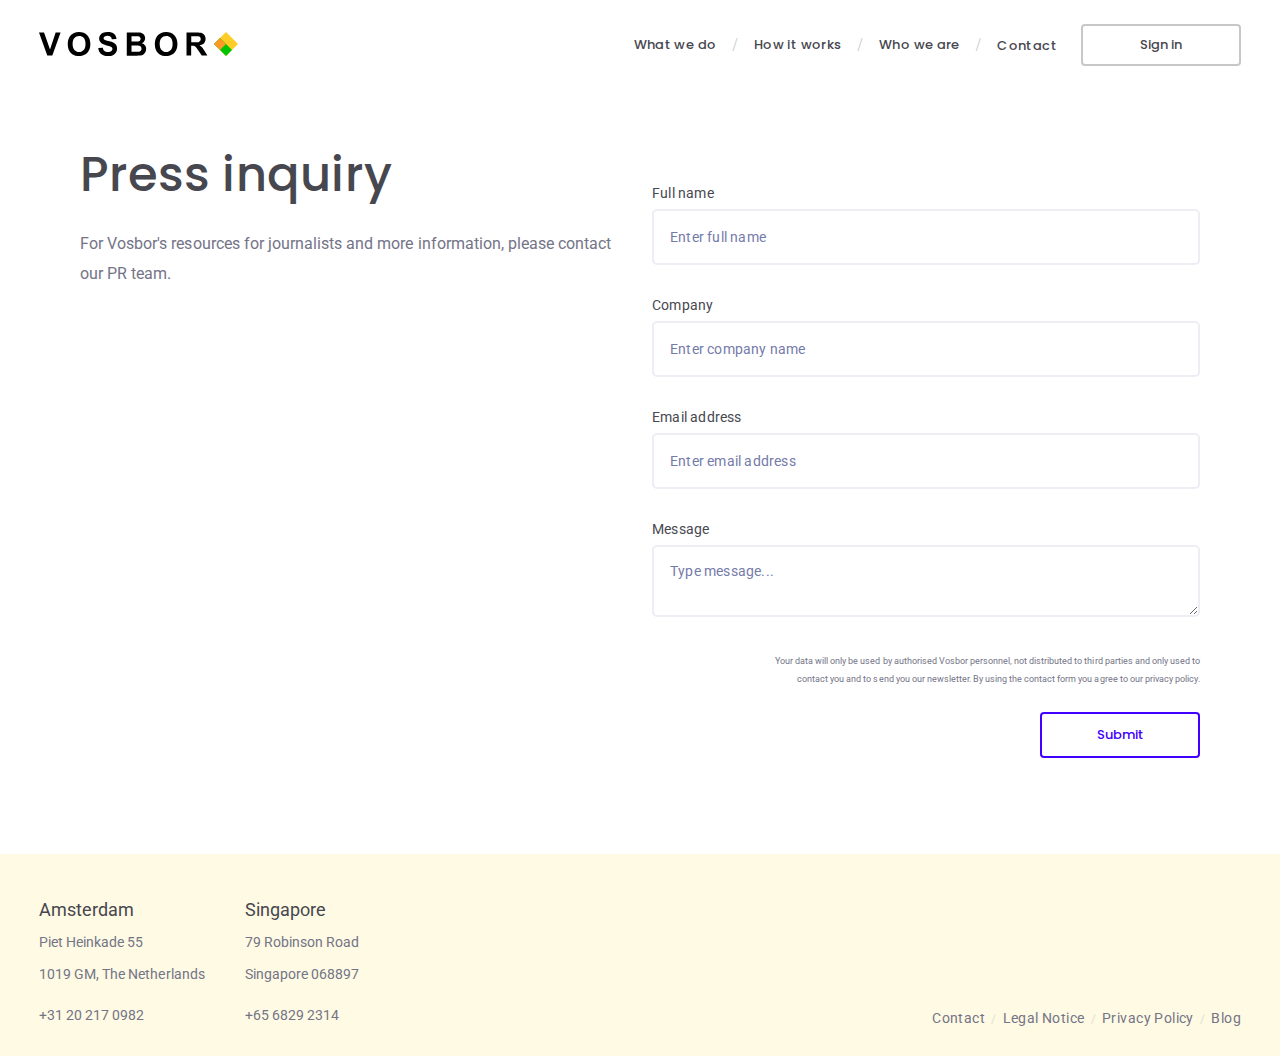
<file: press/index.html>
<!DOCTYPE html><html><head><meta charSet="utf-8"/><meta http-equiv="x-ua-compatible" content="ie=edge"/><meta name="viewport" content="width=device-width, initial-scale=1, shrink-to-fit=no"/><meta name="version" content="3.0"/><style data-href="/styles.b8f1279a79e8b31ac22c.css" data-identity="gatsby-global-css">a,abbr,acronym,address,applet,article,aside,audio,b,big,blockquote,body,canvas,caption,center,cite,code,dd,del,details,dfn,div,dl,dt,em,embed,fieldset,figcaption,figure,footer,form,h1,h2,h3,h4,h5,h6,header,hgroup,html,i,iframe,img,ins,kbd,label,legend,li,mark,menu,nav,object,ol,output,p,pre,q,ruby,s,samp,section,small,span,strike,strong,sub,summary,sup,table,tbody,td,tfoot,th,thead,time,tr,tt,u,ul,var,video{-webkit-margin-before:0;-webkit-margin-after:0;border:0;font-size:100%;font:inherit;margin:0;margin-block-end:0;margin-block-start:0;padding:0;vertical-align:baseline}article,aside,details,figcaption,figure,footer,header,hgroup,menu,nav,section{display:block}body{line-height:1}ol,ul{list-style:none}blockquote,q{quotes:none}blockquote:after,blockquote:before,q:after,q:before{content:"";content:none}table{border-collapse:collapse;border-spacing:0}*{-webkit-font-smoothing:antialiased;-moz-osx-font-smoothing:grayscale}body,html{-webkit-tap-highlight-color:rgba(0,0,0,0);border:0;font-family:Roboto;margin:0;padding:0;scroll-behavior:smooth;-webkit-user-select:none;-ms-user-select:none;user-select:none}@media(max-width:975px){.mobile-hidden{display:none!important}}@media(min-width:768px){.mobile-visible{display:none!important}}@media(max-width:1365px){.tablet-hidden{display:none!important}}@media(min-width:1366px){.tablet-visible{display:none!important}}.even-section{background:#fefae3}a{color:#747487}@-webkit-keyframes rotating{0%{-webkit-transform:rotate(0deg);transform:rotate(0deg)}to{-webkit-transform:rotate(1turn);transform:rotate(1turn)}}@keyframes rotating{0%{-webkit-transform:rotate(0deg);transform:rotate(0deg)}to{-webkit-transform:rotate(1turn);transform:rotate(1turn)}}</style><style>.gatsby-image-wrapper{position:relative;overflow:hidden}.gatsby-image-wrapper picture.object-fit-polyfill{position:static!important}.gatsby-image-wrapper img{bottom:0;height:100%;left:0;margin:0;max-width:none;padding:0;position:absolute;right:0;top:0;width:100%;object-fit:cover}.gatsby-image-wrapper [data-main-image]{opacity:0;transform:translateZ(0);transition:opacity .25s linear;will-change:opacity}.gatsby-image-wrapper-constrained{display:inline-block;vertical-align:top}</style><noscript><style>.gatsby-image-wrapper noscript [data-main-image]{opacity:1!important}.gatsby-image-wrapper [data-placeholder-image]{opacity:0!important}</style></noscript><script type="module">const e="undefined"!=typeof HTMLImageElement&&"loading"in HTMLImageElement.prototype;e&&document.body.addEventListener("load",(function(e){const t=e.target;if(void 0===t.dataset.mainImage)return;if(void 0===t.dataset.gatsbyImageSsr)return;let a=null,n=t;for(;null===a&&n;)void 0!==n.parentNode.dataset.gatsbyImageWrapper&&(a=n.parentNode),n=n.parentNode;const o=a.querySelector("[data-placeholder-image]"),r=new Image;r.src=t.currentSrc,r.decode().catch((()=>{})).then((()=>{t.style.opacity=1,o&&(o.style.opacity=0,o.style.transition="opacity 500ms linear")}))}),!0);</script><style data-styled="" data-styled-version="5.3.3">.cQdKkc{padding:30px 35px 25px;display:-webkit-box;display:-webkit-flex;display:-ms-flexbox;display:flex;-webkit-align-items:center;-webkit-box-align:center;-ms-flex-align:center;align-items:center;-webkit-flex-direction:column;-ms-flex-direction:column;flex-direction:column;gap:42px;}/*!sc*/
@media (min-width:768px){.cQdKkc{padding:40px 39px 25px;-webkit-flex-direction:row;-ms-flex-direction:row;flex-direction:row;-webkit-align-items:flex-end;-webkit-box-align:flex-end;-ms-flex-align:flex-end;align-items:flex-end;-webkit-box-pack:justify;-webkit-justify-content:space-between;-ms-flex-pack:justify;justify-content:space-between;}}/*!sc*/
@media (min-width:1366px){.cQdKkc{padding:40px 80px 25px;}}/*!sc*/
@media (min-width:1919px){.cQdKkc{padding:50px 100px 25px;}}/*!sc*/
data-styled.g1[id="footer__FooterContainer-sc-164g705-0"]{content:"cQdKkc,"}/*!sc*/
.cqDwDZ{display:-webkit-box;display:-webkit-flex;display:-ms-flexbox;display:flex;-webkit-align-items:stretch;-webkit-box-align:stretch;-ms-flex-align:stretch;align-items:stretch;gap:40px;}/*!sc*/
data-styled.g3[id="footer__AddressList-sc-164g705-2"]{content:"cqDwDZ,"}/*!sc*/
.gUKGQN{display:-webkit-box;display:-webkit-flex;display:-ms-flexbox;display:flex;-webkit-flex-direction:column;-ms-flex-direction:column;flex-direction:column;}/*!sc*/
data-styled.g4[id="footer__Address-sc-164g705-3"]{content:"gUKGQN,"}/*!sc*/
.dlRnzW{font-family:Roboto;font-style:normal;font-weight:normal;line-height:32px;-webkit-letter-spacing:0.002em;-moz-letter-spacing:0.002em;-ms-letter-spacing:0.002em;letter-spacing:0.002em;color:#47474f;font-size:16px;}/*!sc*/
@media (min-width:768px){.dlRnzW{font-size:18px;}}/*!sc*/
@media (min-width:1919px){.dlRnzW{font-size:24px;}}/*!sc*/
data-styled.g5[id="footer__AddressTitle-sc-164g705-4"]{content:"dlRnzW,"}/*!sc*/
.kPbGZs{font-family:"Roboto";font-style:normal;font-weight:normal;line-height:32px;-webkit-letter-spacing:0.002em;-moz-letter-spacing:0.002em;-ms-letter-spacing:0.002em;letter-spacing:0.002em;color:#747487;font-size:14px;}/*!sc*/
@media (min-width:1366px){.kPbGZs{font-size:16px;}}/*!sc*/
data-styled.g6[id="footer__AddressLine-sc-164g705-5"]{content:"kPbGZs,"}/*!sc*/
.bLxmnu{font-family:Roboto;font-style:normal;font-weight:normal;line-height:32px;-webkit-letter-spacing:0.002em;-moz-letter-spacing:0.002em;-ms-letter-spacing:0.002em;letter-spacing:0.002em;margin-top:9px;-webkit-text-decoration:none;text-decoration:none;color:#747487;font-size:14px;}/*!sc*/
@media (min-width:1366px){.bLxmnu{font-size:16px;}}/*!sc*/
data-styled.g7[id="footer__Phone-sc-164g705-6"]{content:"bLxmnu,"}/*!sc*/
.hSmfCQ{font-family:Roboto;font-style:normal;font-weight:400;font-size:12px;line-height:20px;-webkit-letter-spacing:0.03em;-moz-letter-spacing:0.03em;-ms-letter-spacing:0.03em;letter-spacing:0.03em;color:#747487;-webkit-text-decoration:none;text-decoration:none;}/*!sc*/
.hSmfCQ:not(:last-child)::after{content:"/";color:#c8c8ca;display:inline-block;vertical-align:middle;opacity:0.5;padding:0 6px;font-size:12px;line-height:20px;}/*!sc*/
@media (min-width:1366px){.hSmfCQ:not(:last-child)::after{padding:0 8px;}}/*!sc*/
@media (min-width:1366px){.hSmfCQ:not(:last-child)::after{padding:0 18px;font-size:14px;line-height:26px;}}/*!sc*/
@media (min-width:1919px){.hSmfCQ:not(:last-child)::after{font-size:16px;line-height:28px;}}/*!sc*/
@media (min-width:768px){.hSmfCQ{font-size:14px;line-height:26px;}}/*!sc*/
@media (min-width:1919px){.hSmfCQ{font-size:16px;line-height:28px;}}/*!sc*/
data-styled.g8[id="footer__FooterLink-sc-164g705-7"]{content:"hSmfCQ,"}/*!sc*/
.ldubDx{display:-webkit-box;display:-webkit-flex;display:-ms-flexbox;display:flex;-webkit-flex-direction:column;-ms-flex-direction:column;flex-direction:column;padding:100px 24px 40px;min-height:calc(100vh - 212px);box-sizing:border-box;gap:24px;}/*!sc*/
@media (min-width:768px){.ldubDx{-webkit-flex-direction:row;-ms-flex-direction:row;flex-direction:row;padding:145px 80px 96px;}.ldubDx > *{width:50%;box-sizing:border-box;position:relative;}}/*!sc*/
@media (min-width:1919px){.ldubDx{padding:217px 100px 68px 121px;}}/*!sc*/
data-styled.g10[id="form-sections__FormSection-sc-17qgm9q-0"]{content:"ldubDx,"}/*!sc*/
.kqgmDy{font-family:"Poppins";font-style:normal;font-weight:500;font-size:32px;line-height:124%;-webkit-letter-spacing:0.005em;-moz-letter-spacing:0.005em;-ms-letter-spacing:0.005em;letter-spacing:0.005em;color:#47474f;padding-bottom:24px;}/*!sc*/
@media (min-width:768px){.kqgmDy{font-size:48px;}}/*!sc*/
@media (min-width:1919px){.kqgmDy{font-size:64px;}}/*!sc*/
data-styled.g11[id="form-sections__FormTitle-sc-17qgm9q-1"]{content:"kqgmDy,"}/*!sc*/
.zDgRo{font-family:"Roboto";font-style:normal;font-weight:normal;font-size:14px;line-height:28px;-webkit-letter-spacing:0.002em;-moz-letter-spacing:0.002em;-ms-letter-spacing:0.002em;letter-spacing:0.002em;color:#747487;}/*!sc*/
@media (min-width:768px){.zDgRo{font-size:16px;line-height:30px;}}/*!sc*/
@media (min-width:1919px){.zDgRo{font-size:18px;line-height:36px;}}/*!sc*/
data-styled.g13[id="form-sections__FormText-sc-17qgm9q-3"]{content:"zDgRo,"}/*!sc*/
.dATHoZ{display:-webkit-box;display:-webkit-flex;display:-ms-flexbox;display:flex;-webkit-flex-direction:column;-ms-flex-direction:column;flex-direction:column;gap:0;}/*!sc*/
@media (min-width:1366px){.dATHoZ{-webkit-flex-direction:row;-ms-flex-direction:row;flex-direction:row;gap:32px;}}/*!sc*/
data-styled.g16[id="form-sections__FormElementsColumnWrapper-sc-17qgm9q-6"]{content:"dATHoZ,"}/*!sc*/
.hXysqY{font-family:Roboto;font-size:10px;color:#ed5252;bottom:0;left:0;height:16px;margin-bottom:8px;}/*!sc*/
.hXysqY span::before{content:"+";display:inline-block;-webkit-transform:rotate(-45deg) translateX(-2px);-ms-transform:rotate(-45deg) translateX(-2px);transform:rotate(-45deg) translateX(-2px);font-size:16px;font-weight:500;}/*!sc*/
data-styled.g17[id="form-sections__ErrorMessage-sc-17qgm9q-7"]{content:"hXysqY,"}/*!sc*/
.dqsXkn{width:160px;box-sizing:border-box;-webkit-text-decoration:none;text-decoration:none;display:inline-block;text-align:center;white-space:nowrap;padding:0;border-width:2px;border-style:solid;border-radius:4px;font-family:"Poppins";font-weight:500;font-size:13px;height:42px;line-height:38px;}/*!sc*/
@media (min-width:1366px){.dqsXkn{font-size:15px;height:44px;line-height:40px;}}/*!sc*/
@media (min-width:1919px){.dqsXkn{font-size:18px;height:48px;line-height:44px;}}/*!sc*/
data-styled.g18[id="ButtonLink__BaseButtonLink-sc-1ebrgby-0"]{content:"dqsXkn,"}/*!sc*/
.pwHRx{width:160px;box-sizing:border-box;-webkit-text-decoration:none;text-decoration:none;display:inline-block;text-align:center;white-space:nowrap;padding:0;border-width:2px;border-style:solid;border-radius:4px;font-family:"Poppins";font-weight:500;font-size:13px;height:46px;line-height:42px;cursor:pointer;background:#fff;border:2px solid #4200ff;color:#4200ff;border-radius:4px;}/*!sc*/
@media (min-width:1366px){.pwHRx{font-size:15px;height:48px;line-height:44px;}}/*!sc*/
@media (min-width:1919px){.pwHRx{font-size:18px;height:52px;line-height:48px;}}/*!sc*/
.pwHRx:hover{background:#4200ff;color:#fff;}/*!sc*/
@media (min-width:768px){.pwHRx{-webkit-align-self:end;-ms-flex-item-align:end;align-self:end;}}/*!sc*/
.pwHRx:disabled{opacity:0.5;}/*!sc*/
data-styled.g19[id="ButtonLink__SubmitButton-sc-1ebrgby-1"]{content:"pwHRx,"}/*!sc*/
.loKKUv{z-index:1;padding:24px;display:-webkit-box;display:-webkit-flex;display:-ms-flexbox;display:flex;-webkit-box-pack:justify;-webkit-justify-content:space-between;-ms-flex-pack:justify;justify-content:space-between;-webkit-align-items:center;-webkit-box-align:center;-ms-flex-align:center;align-items:center;position:absolute;top:0;right:0;left:0;}/*!sc*/
.loKKUv .links{display:-webkit-box;display:-webkit-flex;display:-ms-flexbox;display:flex;-webkit-align-items:center;-webkit-box-align:center;-ms-flex-align:center;align-items:center;-webkit-flex-wrap:wrap;-ms-flex-wrap:wrap;flex-wrap:wrap;-webkit-box-pack:end;-webkit-justify-content:flex-end;-ms-flex-pack:end;justify-content:flex-end;}/*!sc*/
@media (min-width:768px){.loKKUv{padding:24px 39px;}}/*!sc*/
@media (min-width:1366px){.loKKUv{padding:24px 40px;}}/*!sc*/
@media (min-width:1919px){.loKKUv{padding:24px 68px;}}/*!sc*/
data-styled.g20[id="header__Header-sc-vh8ctx-0"]{content:"loKKUv,"}/*!sc*/
.gqFqOG{font-family:"Poppins";font-style:normal;font-weight:500;font-size:14px;line-height:21px;-webkit-letter-spacing:0.03em;-moz-letter-spacing:0.03em;-ms-letter-spacing:0.03em;letter-spacing:0.03em;color:#47474F;-webkit-text-decoration:none;text-decoration:none;-webkit-transition-property:color;transition-property:color;-webkit-transition-duration:0.3s;transition-duration:0.3s;}/*!sc*/
.gqFqOG:hover{color:rgb(71 71 79 / 75%);}/*!sc*/
.gqFqOG.separator::after{content:"/";color:#C8C8CA;opacity:1;display:inline-block;vertical-align:middle;font-family:"Montserrat";line-height:22px;padding:0 16px;font-size:18px;}/*!sc*/
@media (min-width:1366px){.gqFqOG.separator::after{font-size:24px;padding:0 24px;}}/*!sc*/
.gqFqOG.separator::after:hover{opacity:1;}/*!sc*/
@media (min-width:768px){.gqFqOG{font-size:13px;}}/*!sc*/
@media (min-width:1366px){.gqFqOG{font-size:15px;}}/*!sc*/
@media (min-width:1919px){.gqFqOG{font-size:18px;}}/*!sc*/
data-styled.g21[id="header__HeaderLink-sc-vh8ctx-1"]{content:"gqFqOG,"}/*!sc*/
.ktgKrw{border-color:rgba(255,255,255,0.33);margin-left:24px;color:#47474F;border-color:rgba(71,71,79,0.3);}/*!sc*/
@media (min-width:1366px){.ktgKrw{margin-left:50px;}}/*!sc*/
.ktgKrw:hover,.ktgKrw:active{background:linear-gradient(270deg,#373cd9 2.12%,#243afa 97.88%);border-color:transparent;color:#ffffff;}/*!sc*/
data-styled.g22[id="header__ButtonLink-sc-vh8ctx-2"]{content:"ktgKrw,"}/*!sc*/
.igPghh{display:-webkit-box;display:-webkit-flex;display:-ms-flexbox;display:flex;-webkit-flex-direction:column;-ms-flex-direction:column;flex-direction:column;gap:8px;width:100%;}/*!sc*/
data-styled.g54[id="LabeledInput__InputWrapper-sc-1kt4r0r-0"]{content:"igPghh,"}/*!sc*/
.hgMIqe{background:#ffffff;border:2px solid #eeedf3;border-radius:5px;padding:16px;height:56px;box-sizing:border-box;width:100%;font-size:14px;}/*!sc*/
.hgMIqe:active,.hgMIqe:focus{color:#060831;outline:none;border:2px solid #4200ff;}/*!sc*/
.hgMIqe:disabled{background:#0000001a;opacity:0.5;}/*!sc*/
.hgMIqe::-webkit-input-placeholder{font-family:"Roboto";font-style:normal;font-weight:400;font-size:14px;line-height:16px;-webkit-letter-spacing:0.2px;-moz-letter-spacing:0.2px;-ms-letter-spacing:0.2px;letter-spacing:0.2px;color:#757ba9;opacity:1;}/*!sc*/
.hgMIqe::-moz-placeholder{font-family:"Roboto";font-style:normal;font-weight:400;font-size:14px;line-height:16px;-webkit-letter-spacing:0.2px;-moz-letter-spacing:0.2px;-ms-letter-spacing:0.2px;letter-spacing:0.2px;color:#757ba9;opacity:1;}/*!sc*/
.hgMIqe:-ms-input-placeholder{font-family:"Roboto";font-style:normal;font-weight:400;font-size:14px;line-height:16px;-webkit-letter-spacing:0.2px;-moz-letter-spacing:0.2px;-ms-letter-spacing:0.2px;letter-spacing:0.2px;color:#757ba9;opacity:1;}/*!sc*/
.hgMIqe::placeholder{font-family:"Roboto";font-style:normal;font-weight:400;font-size:14px;line-height:16px;-webkit-letter-spacing:0.2px;-moz-letter-spacing:0.2px;-ms-letter-spacing:0.2px;letter-spacing:0.2px;color:#757ba9;opacity:1;}/*!sc*/
data-styled.g55[id="LabeledInput__StyledInput-sc-1kt4r0r-1"]{content:"hgMIqe,"}/*!sc*/
.diMZuD{font-family:"Roboto";font-style:normal;font-weight:400;font-size:14px;line-height:16px;-webkit-letter-spacing:0.2px;-moz-letter-spacing:0.2px;-ms-letter-spacing:0.2px;letter-spacing:0.2px;color:#47474f;}/*!sc*/
.diMZuD span{color:#cacfe0;}/*!sc*/
data-styled.g56[id="LabeledInput__StyledLabel-sc-1kt4r0r-2"]{content:"diMZuD,"}/*!sc*/
.dhooJx{position:relative;}/*!sc*/
data-styled.g58[id="LabeledInput__IconInput-sc-1kt4r0r-4"]{content:"dhooJx,"}/*!sc*/
.emubhE{position:relative;}/*!sc*/
data-styled.g59[id="LabeledTextarea__TextareaIWithIconWrapper-sc-1xb6a21-0"]{content:"emubhE,"}/*!sc*/
.cQnSqK{display:-webkit-box;display:-webkit-flex;display:-ms-flexbox;display:flex;-webkit-flex-direction:column;-ms-flex-direction:column;flex-direction:column;gap:8px;width:100%;}/*!sc*/
data-styled.g61[id="LabeledTextarea__TextareaWrapper-sc-1xb6a21-2"]{content:"cQnSqK,"}/*!sc*/
.jVnVfF{background:#ffffff;border:2px solid #eeedf3;border-radius:5px;padding:16px;box-sizing:border-box;font-family:"Roboto";font-style:normal;font-weight:400;font-size:14px;line-height:16px;-webkit-letter-spacing:0.2px;-moz-letter-spacing:0.2px;-ms-letter-spacing:0.2px;letter-spacing:0.2px;color:#0f1328;resize:vertical;width:100%;min-height:72px;height:auto;}/*!sc*/
.jVnVfF:active,.jVnVfF:focus{color:#060831;outline:none;border:2px solid #4200ff;}/*!sc*/
.jVnVfF:disabled{background:#0000001a;opacity:0.5;}/*!sc*/
.jVnVfF::-webkit-input-placeholder{font-family:"Roboto";font-style:normal;font-weight:400;font-size:14px;line-height:16px;-webkit-letter-spacing:0.2px;-moz-letter-spacing:0.2px;-ms-letter-spacing:0.2px;letter-spacing:0.2px;color:#757ba9;opacity:1;}/*!sc*/
.jVnVfF::-moz-placeholder{font-family:"Roboto";font-style:normal;font-weight:400;font-size:14px;line-height:16px;-webkit-letter-spacing:0.2px;-moz-letter-spacing:0.2px;-ms-letter-spacing:0.2px;letter-spacing:0.2px;color:#757ba9;opacity:1;}/*!sc*/
.jVnVfF:-ms-input-placeholder{font-family:"Roboto";font-style:normal;font-weight:400;font-size:14px;line-height:16px;-webkit-letter-spacing:0.2px;-moz-letter-spacing:0.2px;-ms-letter-spacing:0.2px;letter-spacing:0.2px;color:#757ba9;opacity:1;}/*!sc*/
.jVnVfF::placeholder{font-family:"Roboto";font-style:normal;font-weight:400;font-size:14px;line-height:16px;-webkit-letter-spacing:0.2px;-moz-letter-spacing:0.2px;-ms-letter-spacing:0.2px;letter-spacing:0.2px;color:#757ba9;opacity:1;}/*!sc*/
data-styled.g62[id="LabeledTextarea__StyledTextarea-sc-1xb6a21-3"]{content:"jVnVfF,"}/*!sc*/
.cQxPSY{font-family:"Roboto";font-style:normal;font-weight:400;font-size:14px;line-height:16px;-webkit-letter-spacing:0.2px;-moz-letter-spacing:0.2px;-ms-letter-spacing:0.2px;letter-spacing:0.2px;color:#47474f;}/*!sc*/
.cQxPSY span{color:#cacfe0;}/*!sc*/
data-styled.g63[id="LabeledTextarea__StyledLabel-sc-1xb6a21-4"]{content:"cQxPSY,"}/*!sc*/
@media (min-width:768px){.jUXKET{display:-webkit-box;display:-webkit-flex;display:-ms-flexbox;display:flex;-webkit-flex-direction:column;-ms-flex-direction:column;flex-direction:column;-webkit-align-items:center;-webkit-box-align:center;-ms-flex-align:center;align-items:center;}}/*!sc*/
data-styled.g64[id="contactForm__FormWrapper-sc-86j4a-0"]{content:"jUXKET,"}/*!sc*/
.jumXeV{display:-webkit-box;display:-webkit-flex;display:-ms-flexbox;display:flex;-webkit-flex-direction:column;-ms-flex-direction:column;flex-direction:column;-webkit-align-items:stretch;-webkit-box-align:stretch;-ms-flex-align:stretch;align-items:stretch;}/*!sc*/
@media (min-width:768px){.jumXeV{max-width:560px;width:100%;}}/*!sc*/
data-styled.g65[id="contactForm__Form-sc-86j4a-1"]{content:"jumXeV,"}/*!sc*/
.jNwSsX{font-family:"Roboto";font-style:normal;font-weight:400;font-size:9px;line-height:18px;text-align:right;-webkit-letter-spacing:0.002em;-moz-letter-spacing:0.002em;-ms-letter-spacing:0.002em;letter-spacing:0.002em;color:#747487;}/*!sc*/
@media (min-width:768px){.jNwSsX{max-width:440px;-webkit-align-self:end;-ms-flex-item-align:end;align-self:end;}}/*!sc*/
data-styled.g66[id="contactForm__InfoText-sc-86j4a-2"]{content:"jNwSsX,"}/*!sc*/
.jhLEGi{margin-top:24px;width:100%;}/*!sc*/
@media (min-width:768px){.jhLEGi{width:160px;}}/*!sc*/
data-styled.g67[id="contactForm__StyledSubmitButton-sc-86j4a-3"]{content:"jhLEGi,"}/*!sc*/
.kOkVPS{margin-top:40px;}/*!sc*/
data-styled.g68[id="press__ContactFormWrapper-sc-10a7p7j-0"]{content:"kOkVPS,"}/*!sc*/
</style><link rel="sitemap" type="application/xml" href="/sitemap/sitemap-index.xml"/><title data-react-helmet="true">Vosbor - The agricultural commodity trading platform</title><link data-react-helmet="true" rel="canonical" href="https://www.vosbor.com/"/><meta data-react-helmet="true" charSet="utf-8"/><meta data-react-helmet="true" name="description" content=" Vosbor is a grain and oilseed trading platform. Discover how we foster transparency in global agricultural commodity markets. "/><meta data-react-helmet="true" name="keywords" content="commodity trading, commodity, blockchain, market, grain, oilseed, agriculture, agricultural commodities"/><meta data-react-helmet="true" property="og:title" content="Vosbor - The agricultural commodity trading platform"/><meta data-react-helmet="true" property="og:description" content="Vosbor is a grain and oilseed trading platform. Discover how we foster transparency in global agricultural commodity markets."/><meta data-react-helmet="true" property="og:type" content="website"/><meta data-react-helmet="true" property="og:url" content="https://www.vosbor.com/"/><meta data-react-helmet="true" name="robots" content="index, follow"/><link href="https://fonts.googleapis.com/css?family=Poppins:100,200,300,400,500,600|Roboto:100,200,300,400,500,600|IBM+Plex+Mono:100,200,300,400,500,600&amp;display=swap" rel="stylesheet"/><link rel="icon" href="/favicon-32x32.png?v=21c7173ac2f4953a804b70d35e9499ad" type="image/png"/><link rel="manifest" href="/manifest.webmanifest" crossorigin="anonymous"/><link rel="apple-touch-icon" sizes="48x48" href="/icons/icon-48x48.png?v=21c7173ac2f4953a804b70d35e9499ad"/><link rel="apple-touch-icon" sizes="72x72" href="/icons/icon-72x72.png?v=21c7173ac2f4953a804b70d35e9499ad"/><link rel="apple-touch-icon" sizes="96x96" href="/icons/icon-96x96.png?v=21c7173ac2f4953a804b70d35e9499ad"/><link rel="apple-touch-icon" sizes="144x144" href="/icons/icon-144x144.png?v=21c7173ac2f4953a804b70d35e9499ad"/><link rel="apple-touch-icon" sizes="192x192" href="/icons/icon-192x192.png?v=21c7173ac2f4953a804b70d35e9499ad"/><link rel="apple-touch-icon" sizes="256x256" href="/icons/icon-256x256.png?v=21c7173ac2f4953a804b70d35e9499ad"/><link rel="apple-touch-icon" sizes="384x384" href="/icons/icon-384x384.png?v=21c7173ac2f4953a804b70d35e9499ad"/><link rel="apple-touch-icon" sizes="512x512" href="/icons/icon-512x512.png?v=21c7173ac2f4953a804b70d35e9499ad"/><link rel="alternate" type="application/rss+xml" title="Vosbor Blog" href="/rss.xml"/><link as="script" rel="preload" href="/webpack-runtime-964f0cee5fc7c7d425bd.js"/><link as="script" rel="preload" href="/framework-fdf14ba1cbaa93307e24.js"/><link as="script" rel="preload" href="/app-b5ce6df7835c760cb2a8.js"/><link as="script" rel="preload" href="/commons-c2d75699a0ea07b551c5.js"/><link as="script" rel="preload" href="/8a004f2ad7bc784f49b745699d256ff63599d9a4-3d3cad0e3cf9f8e1bd83.js"/><link as="script" rel="preload" href="/63d2c84bc8b22aaa363535c36ad5dadbeba7624e-3d1a14ced3004fbfe2df.js"/><link as="script" rel="preload" href="/component---src-pages-press-js-ec1d1aa9fdb832635810.js"/><link as="fetch" rel="preload" href="/page-data/press/page-data.json" crossorigin="anonymous"/><link as="fetch" rel="preload" href="/page-data/app-data.json" crossorigin="anonymous"/></head><body><noscript><iframe src="https://www.googletagmanager.com/ns.html?id=GTM-PGRDJVG" height="0" width="0" style="display:none;visibility:hidden"></iframe></noscript><div id="___gatsby"><div style="outline:none" tabindex="-1" id="gatsby-focus-wrapper"><main><header class="header__Header-sc-vh8ctx-0 loKKUv"><a href="/"><svg width="200" height="24" viewBox="0 0 200 24" fill="none"><g clip-path="url(#clip0_995_800)"><path d="M16.648 0.403381L10.9978 17.5462L5.04486 0.403381H0L8.27357 23.5967H13.3184L21.592 0.403381H16.648Z" fill="black"></path><path d="M28.7556 12.2017C28.7556 9.88235 29.1592 7.86555 29.8655 6.2521C30.37 5.04202 31.0763 3.93277 31.9843 3.02521C32.8924 2.11765 33.9014 1.41176 35.0112 0.907563C36.4238 0.302521 38.1391 0 40.0561 0C43.4866 0 46.2108 1.10924 48.2288 3.22689C50.2467 5.34454 51.3566 8.26891 51.3566 12.1008C51.3566 15.8319 50.3476 18.7563 48.3297 20.874C46.3117 22.9916 43.5875 24.1008 40.157 24.1008C36.7265 24.1008 34.0023 23.0924 31.8834 20.9748C29.7646 18.7563 28.7556 15.8319 28.7556 12.2017ZM33.5987 12C33.5987 14.6219 34.2041 16.6387 35.4148 17.9496C36.6256 19.2605 38.1391 19.9664 40.0561 19.9664C41.9732 19.9664 43.4866 19.2605 44.6974 17.9496C45.9081 16.6387 46.5135 14.6219 46.5135 11.8992C46.5135 9.27731 45.9081 7.26051 44.7983 5.94958C43.4866 4.63866 41.9732 4.03361 40.0561 4.03361C38.1391 4.03361 36.5247 4.7395 35.4148 6.05042C34.2041 7.36135 33.5987 9.27731 33.5987 12Z" fill="black"></path><path d="M59.2268 16.0336L63.7672 15.6303C64.0699 17.1429 64.5744 18.2521 65.4824 18.958C66.2896 19.6639 67.5004 20.0672 68.9129 20.0672C70.4264 20.0672 71.5363 19.7647 72.3434 19.0588C73.1506 18.4538 73.4533 17.6471 73.4533 16.8403C73.4533 16.3361 73.2515 15.8319 72.9488 15.4286C72.6461 15.0252 72.0408 14.7227 71.2336 14.4202C70.7291 14.2185 69.4174 13.916 67.5004 13.4118C64.9779 12.8067 63.2627 12 62.2537 11.0924C60.8412 9.78151 60.1349 8.26891 60.1349 6.45378C60.1349 5.2437 60.4376 4.13445 61.1439 3.12605C61.8501 2.11765 62.7582 1.31092 64.0699 0.806723C65.2806 0.302521 66.7941 0 68.6102 0C71.5363 0 73.756 0.605042 75.1686 1.91597C76.682 3.22689 77.3883 4.94118 77.4892 7.05882L72.8479 7.2605C72.6461 6.05042 72.2425 5.2437 71.5363 4.63866C70.83 4.13445 69.9219 3.83193 68.6102 3.83193C67.2986 3.83193 66.1887 4.13445 65.3815 4.63866C64.8771 5.04202 64.5744 5.54622 64.5744 6.15126C64.5744 6.65546 64.7762 7.15966 65.2806 7.56303C65.886 8.06723 67.2986 8.57143 69.6192 9.07563C71.9399 9.57983 73.5542 10.1849 74.6641 10.7899C75.774 11.395 76.5811 12.2017 77.1865 13.1092C77.7919 14.1176 78.0946 15.3277 78.0946 16.8403C78.0946 18.1513 77.691 19.4622 76.9847 20.5714C76.2784 21.7815 75.1686 22.5882 73.8569 23.1933C72.5452 23.7983 70.83 24 68.812 24C65.886 24 63.6663 23.2941 62.0519 21.9832C60.5385 20.6723 59.5295 18.6555 59.2268 16.0336Z" fill="black"></path><path d="M87.7805 0.403381H97.0631C98.8792 0.403381 100.292 0.504222 101.2 0.605062C102.108 0.806743 102.915 1.10926 103.621 1.61347C104.328 2.11767 104.933 2.72271 105.438 3.52943C105.942 4.33615 106.144 5.24372 106.144 6.25212C106.144 7.36136 105.841 8.36977 105.236 9.27733C104.63 10.1849 103.823 10.8908 102.814 11.2941C104.227 11.6975 105.337 12.4034 106.043 13.4118C106.85 14.4202 107.153 15.5294 107.153 16.9412C107.153 17.9496 106.951 19.0588 106.447 20.0672C105.942 21.0756 105.236 21.8824 104.429 22.4874C103.621 23.0925 102.512 23.4958 101.301 23.5967C100.494 23.6975 98.6774 23.6975 95.6505 23.7983H87.7805V0.403381ZM92.5227 4.23531V9.57985H95.5496C97.3658 9.57985 98.4756 9.57985 98.9801 9.47901C99.7873 9.37817 100.393 9.07565 100.897 8.67229C101.402 8.16809 101.603 7.56305 101.603 6.85716C101.603 6.15128 101.402 5.54624 100.998 5.14288C100.594 4.73952 99.9891 4.43699 99.1819 4.33615C98.6774 4.23531 97.3658 4.23531 95.146 4.23531H92.5227ZM92.5227 13.5126V19.7647H96.8613C98.5765 19.7647 99.5855 19.7647 100.09 19.6639C100.796 19.563 101.402 19.2605 101.805 18.7563C102.209 18.2521 102.512 17.6471 102.512 16.7395C102.512 16.0336 102.31 15.4286 102.007 14.9244C101.704 14.4202 101.2 14.1177 100.494 13.8151C99.8882 13.6135 98.4756 13.5126 96.3568 13.5126H92.5227Z" fill="black"></path><path d="M115.83 12.2017C115.83 9.88235 116.234 7.86555 116.94 6.2521C117.444 5.04202 118.151 4.03361 119.059 3.02521C119.967 2.11765 120.976 1.41176 122.086 0.907563C123.498 0.302521 125.214 0 127.131 0C130.561 0 133.285 1.10924 135.303 3.22689C137.321 5.34454 138.431 8.26891 138.431 12.1008C138.431 15.8319 137.422 18.7563 135.404 20.874C133.386 22.9916 130.662 24.1008 127.231 24.1008C123.801 24.1008 121.077 23.0924 118.958 20.9748C116.839 18.7563 115.83 15.8319 115.83 12.2017ZM120.673 12C120.673 14.6219 121.279 16.6387 122.489 17.9496C123.7 19.2605 125.214 19.9664 127.131 19.9664C129.048 19.9664 130.561 19.2605 131.772 17.9496C132.983 16.6387 133.588 14.6219 133.588 11.8992C133.588 9.27731 132.983 7.26051 131.873 5.94958C130.561 4.63866 129.048 4.03361 127.131 4.03361C125.214 4.03361 123.599 4.7395 122.489 6.05042C121.279 7.36135 120.673 9.27731 120.673 12Z" fill="black"></path><path d="M147.512 23.5967V0.403381H157.4C159.922 0.403381 161.637 0.605062 162.848 1.00842C163.958 1.41178 164.866 2.21851 165.572 3.22691C166.279 4.33615 166.581 5.54624 166.581 6.85716C166.581 8.57145 166.077 10.0841 165.068 11.1933C164.059 12.3025 162.545 13.0084 160.427 13.3109C161.436 13.916 162.243 14.521 162.949 15.2269C163.655 15.9328 164.462 17.1429 165.572 18.958L168.397 23.4958H162.747L159.317 18.4538C158.106 16.6387 157.299 15.5294 156.794 15.0252C156.391 14.521 155.886 14.2185 155.382 14.0168C154.877 13.8151 154.07 13.7143 153.061 13.7143H152.153V23.395H147.512V23.5967ZM152.254 10.1849H155.684C157.904 10.1849 159.317 10.0841 159.922 9.88237C160.527 9.68069 160.931 9.37817 161.234 8.87397C161.536 8.36977 161.738 7.86557 161.738 7.15968C161.738 6.35296 161.536 5.74792 161.133 5.24372C160.729 4.73952 160.124 4.437 159.317 4.33615C158.913 4.23531 157.803 4.23531 155.886 4.23531H152.254V10.1849Z" fill="black"></path><path d="M187 0L199 12L187 24L175 12L187 0Z" fill="#FDCC27"></path><path d="M181 5.99971L193 17.9997L187 23.9997L175 11.9997L181 5.99971Z" fill="#00C400"></path><path d="M181 5.99971L187 11.9997L181 17.9997L175 11.9997L181 5.99971Z" fill="#FD9A27"></path></g><defs><clipPath id="clip0_995_800"><rect width="200" height="24" fill="white"></rect></clipPath></defs></svg></a><div class="links"><a id="what_we_do" href="/#whatwedo" class="header__HeaderLink-sc-vh8ctx-1 gqFqOG separator mobile-hidden">What we do</a><a id="how_it_works" href="/#howitworks" class="header__HeaderLink-sc-vh8ctx-1 gqFqOG separator mobile-hidden">How it works</a><a id="who_we_are" href="/#whoweare" class="header__HeaderLink-sc-vh8ctx-1 gqFqOG separator mobile-hidden">Who we are</a><a id="contact" href="/contact" class="header__HeaderLink-sc-vh8ctx-1 gqFqOG">Contact</a><a id="login_button" href="https://exchange.vosbor.com/" class="ButtonLink__BaseButtonLink-sc-1ebrgby-0 header__ButtonLink-sc-vh8ctx-2 dqsXkn ktgKrw mobile-hidden">Sign in</a></div></header><section class="form-sections__FormSection-sc-17qgm9q-0 ldubDx"><div><h1 class="form-sections__FormTitle-sc-17qgm9q-1 kqgmDy">Press inquiry</h1><div class="form-sections__FormText-sc-17qgm9q-3 zDgRo">For Vosbor&#x27;s resources for journalists and more information, please contact our PR team.</div></div><div class="press__ContactFormWrapper-sc-10a7p7j-0 kOkVPS"><div class="contactForm__FormWrapper-sc-86j4a-0 jUXKET"><form class="contactForm__Form-sc-86j4a-1 jumXeV"><input type="hidden" name="type" value="press"/><div class="form-sections__FormElementsColumnWrapper-sc-17qgm9q-6 dATHoZ"><div class="LabeledInput__InputWrapper-sc-1kt4r0r-0 igPghh"><label class="LabeledInput__StyledLabel-sc-1kt4r0r-2 diMZuD">Full name<!-- --> </label><div class="LabeledInput__IconInput-sc-1kt4r0r-4 dhooJx"><input type="text" placeholder="Enter full name" name="name" autoComplete="off" class="LabeledInput__StyledInput-sc-1kt4r0r-1 hgMIqe"/></div><span class="form-sections__ErrorMessage-sc-17qgm9q-7 hXysqY"></span></div><div class="LabeledInput__InputWrapper-sc-1kt4r0r-0 igPghh"><label class="LabeledInput__StyledLabel-sc-1kt4r0r-2 diMZuD">Company<!-- --> </label><div class="LabeledInput__IconInput-sc-1kt4r0r-4 dhooJx"><input type="text" placeholder="Enter company name" name="company" autoComplete="off" class="LabeledInput__StyledInput-sc-1kt4r0r-1 hgMIqe"/></div><span class="form-sections__ErrorMessage-sc-17qgm9q-7 hXysqY"></span></div></div><div class="LabeledInput__InputWrapper-sc-1kt4r0r-0 igPghh"><label class="LabeledInput__StyledLabel-sc-1kt4r0r-2 diMZuD">Email address<!-- --> </label><div class="LabeledInput__IconInput-sc-1kt4r0r-4 dhooJx"><input type="email" placeholder="Enter email address" name="email" autoComplete="off" class="LabeledInput__StyledInput-sc-1kt4r0r-1 hgMIqe"/></div><span class="form-sections__ErrorMessage-sc-17qgm9q-7 hXysqY"></span></div><div class="LabeledTextarea__TextareaWrapper-sc-1xb6a21-2 cQnSqK"><label class="LabeledTextarea__StyledLabel-sc-1xb6a21-4 cQxPSY">Message<!-- --> </label><div class="LabeledTextarea__TextareaIWithIconWrapper-sc-1xb6a21-0 emubhE"><textarea placeholder="Type message..." name="message" autoComplete="off" class="LabeledTextarea__StyledTextarea-sc-1xb6a21-3 jVnVfF"></textarea></div><span class="form-sections__ErrorMessage-sc-17qgm9q-7 hXysqY"></span></div><div class="contactForm__InfoText-sc-86j4a-2 jNwSsX">Your data will only be used by authorised Vosbor personnel, not distributed to third parties and only used to contact you and to send you our newsletter. By using the contact form you agree to our privacy policy.</div><button class="ButtonLink__SubmitButton-sc-1ebrgby-1 contactForm__StyledSubmitButton-sc-86j4a-3 pwHRx jhLEGi">Submit</button></form></div></div></section><footer class="footer__FooterContainer-sc-164g705-0 cQdKkc even-section"><div class="footer__AddressWrapper-sc-164g705-1 hMBHUY"><div class="footer__AddressList-sc-164g705-2 cqDwDZ"><address class="footer__Address-sc-164g705-3 gUKGQN"><h4 class="footer__AddressTitle-sc-164g705-4 dlRnzW">Amsterdam</h4><span class="footer__AddressLine-sc-164g705-5 kPbGZs">Piet Heinkade 55</span><span class="footer__AddressLine-sc-164g705-5 kPbGZs">1019 GM, The Netherlands</span><a class="footer__Phone-sc-164g705-6 bLxmnu">+31 20 217 0982</a></address><address class="footer__Address-sc-164g705-3 gUKGQN"><h4 class="footer__AddressTitle-sc-164g705-4 dlRnzW">Singapore</h4><span class="footer__AddressLine-sc-164g705-5 kPbGZs">79 Robinson Road</span><span class="footer__AddressLine-sc-164g705-5 kPbGZs">Singapore 068897</span><a class="footer__Phone-sc-164g705-6 bLxmnu">+65 6829 2314</a></address></div></div><div class="links"><a href="/contact" class="footer__FooterLink-sc-164g705-7 hSmfCQ">Contact</a><a href="/legal-notice" class="footer__FooterLink-sc-164g705-7 hSmfCQ">Legal Notice</a><a href="/privacy-policy" class="footer__FooterLink-sc-164g705-7 hSmfCQ">Privacy Policy</a><a href="/blog" class="footer__FooterLink-sc-164g705-7 hSmfCQ">Blog</a></div><a class="tablet-hidden" style="min-width:360px;text-align:right" href="/"><svg width="200" height="24" viewBox="0 0 200 24" fill="none"><g clip-path="url(#clip0_995_800)"><path d="M16.648 0.403381L10.9978 17.5462L5.04486 0.403381H0L8.27357 23.5967H13.3184L21.592 0.403381H16.648Z" fill="black"></path><path d="M28.7556 12.2017C28.7556 9.88235 29.1592 7.86555 29.8655 6.2521C30.37 5.04202 31.0763 3.93277 31.9843 3.02521C32.8924 2.11765 33.9014 1.41176 35.0112 0.907563C36.4238 0.302521 38.1391 0 40.0561 0C43.4866 0 46.2108 1.10924 48.2288 3.22689C50.2467 5.34454 51.3566 8.26891 51.3566 12.1008C51.3566 15.8319 50.3476 18.7563 48.3297 20.874C46.3117 22.9916 43.5875 24.1008 40.157 24.1008C36.7265 24.1008 34.0023 23.0924 31.8834 20.9748C29.7646 18.7563 28.7556 15.8319 28.7556 12.2017ZM33.5987 12C33.5987 14.6219 34.2041 16.6387 35.4148 17.9496C36.6256 19.2605 38.1391 19.9664 40.0561 19.9664C41.9732 19.9664 43.4866 19.2605 44.6974 17.9496C45.9081 16.6387 46.5135 14.6219 46.5135 11.8992C46.5135 9.27731 45.9081 7.26051 44.7983 5.94958C43.4866 4.63866 41.9732 4.03361 40.0561 4.03361C38.1391 4.03361 36.5247 4.7395 35.4148 6.05042C34.2041 7.36135 33.5987 9.27731 33.5987 12Z" fill="black"></path><path d="M59.2268 16.0336L63.7672 15.6303C64.0699 17.1429 64.5744 18.2521 65.4824 18.958C66.2896 19.6639 67.5004 20.0672 68.9129 20.0672C70.4264 20.0672 71.5363 19.7647 72.3434 19.0588C73.1506 18.4538 73.4533 17.6471 73.4533 16.8403C73.4533 16.3361 73.2515 15.8319 72.9488 15.4286C72.6461 15.0252 72.0408 14.7227 71.2336 14.4202C70.7291 14.2185 69.4174 13.916 67.5004 13.4118C64.9779 12.8067 63.2627 12 62.2537 11.0924C60.8412 9.78151 60.1349 8.26891 60.1349 6.45378C60.1349 5.2437 60.4376 4.13445 61.1439 3.12605C61.8501 2.11765 62.7582 1.31092 64.0699 0.806723C65.2806 0.302521 66.7941 0 68.6102 0C71.5363 0 73.756 0.605042 75.1686 1.91597C76.682 3.22689 77.3883 4.94118 77.4892 7.05882L72.8479 7.2605C72.6461 6.05042 72.2425 5.2437 71.5363 4.63866C70.83 4.13445 69.9219 3.83193 68.6102 3.83193C67.2986 3.83193 66.1887 4.13445 65.3815 4.63866C64.8771 5.04202 64.5744 5.54622 64.5744 6.15126C64.5744 6.65546 64.7762 7.15966 65.2806 7.56303C65.886 8.06723 67.2986 8.57143 69.6192 9.07563C71.9399 9.57983 73.5542 10.1849 74.6641 10.7899C75.774 11.395 76.5811 12.2017 77.1865 13.1092C77.7919 14.1176 78.0946 15.3277 78.0946 16.8403C78.0946 18.1513 77.691 19.4622 76.9847 20.5714C76.2784 21.7815 75.1686 22.5882 73.8569 23.1933C72.5452 23.7983 70.83 24 68.812 24C65.886 24 63.6663 23.2941 62.0519 21.9832C60.5385 20.6723 59.5295 18.6555 59.2268 16.0336Z" fill="black"></path><path d="M87.7805 0.403381H97.0631C98.8792 0.403381 100.292 0.504222 101.2 0.605062C102.108 0.806743 102.915 1.10926 103.621 1.61347C104.328 2.11767 104.933 2.72271 105.438 3.52943C105.942 4.33615 106.144 5.24372 106.144 6.25212C106.144 7.36136 105.841 8.36977 105.236 9.27733C104.63 10.1849 103.823 10.8908 102.814 11.2941C104.227 11.6975 105.337 12.4034 106.043 13.4118C106.85 14.4202 107.153 15.5294 107.153 16.9412C107.153 17.9496 106.951 19.0588 106.447 20.0672C105.942 21.0756 105.236 21.8824 104.429 22.4874C103.621 23.0925 102.512 23.4958 101.301 23.5967C100.494 23.6975 98.6774 23.6975 95.6505 23.7983H87.7805V0.403381ZM92.5227 4.23531V9.57985H95.5496C97.3658 9.57985 98.4756 9.57985 98.9801 9.47901C99.7873 9.37817 100.393 9.07565 100.897 8.67229C101.402 8.16809 101.603 7.56305 101.603 6.85716C101.603 6.15128 101.402 5.54624 100.998 5.14288C100.594 4.73952 99.9891 4.43699 99.1819 4.33615C98.6774 4.23531 97.3658 4.23531 95.146 4.23531H92.5227ZM92.5227 13.5126V19.7647H96.8613C98.5765 19.7647 99.5855 19.7647 100.09 19.6639C100.796 19.563 101.402 19.2605 101.805 18.7563C102.209 18.2521 102.512 17.6471 102.512 16.7395C102.512 16.0336 102.31 15.4286 102.007 14.9244C101.704 14.4202 101.2 14.1177 100.494 13.8151C99.8882 13.6135 98.4756 13.5126 96.3568 13.5126H92.5227Z" fill="black"></path><path d="M115.83 12.2017C115.83 9.88235 116.234 7.86555 116.94 6.2521C117.444 5.04202 118.151 4.03361 119.059 3.02521C119.967 2.11765 120.976 1.41176 122.086 0.907563C123.498 0.302521 125.214 0 127.131 0C130.561 0 133.285 1.10924 135.303 3.22689C137.321 5.34454 138.431 8.26891 138.431 12.1008C138.431 15.8319 137.422 18.7563 135.404 20.874C133.386 22.9916 130.662 24.1008 127.231 24.1008C123.801 24.1008 121.077 23.0924 118.958 20.9748C116.839 18.7563 115.83 15.8319 115.83 12.2017ZM120.673 12C120.673 14.6219 121.279 16.6387 122.489 17.9496C123.7 19.2605 125.214 19.9664 127.131 19.9664C129.048 19.9664 130.561 19.2605 131.772 17.9496C132.983 16.6387 133.588 14.6219 133.588 11.8992C133.588 9.27731 132.983 7.26051 131.873 5.94958C130.561 4.63866 129.048 4.03361 127.131 4.03361C125.214 4.03361 123.599 4.7395 122.489 6.05042C121.279 7.36135 120.673 9.27731 120.673 12Z" fill="black"></path><path d="M147.512 23.5967V0.403381H157.4C159.922 0.403381 161.637 0.605062 162.848 1.00842C163.958 1.41178 164.866 2.21851 165.572 3.22691C166.279 4.33615 166.581 5.54624 166.581 6.85716C166.581 8.57145 166.077 10.0841 165.068 11.1933C164.059 12.3025 162.545 13.0084 160.427 13.3109C161.436 13.916 162.243 14.521 162.949 15.2269C163.655 15.9328 164.462 17.1429 165.572 18.958L168.397 23.4958H162.747L159.317 18.4538C158.106 16.6387 157.299 15.5294 156.794 15.0252C156.391 14.521 155.886 14.2185 155.382 14.0168C154.877 13.8151 154.07 13.7143 153.061 13.7143H152.153V23.395H147.512V23.5967ZM152.254 10.1849H155.684C157.904 10.1849 159.317 10.0841 159.922 9.88237C160.527 9.68069 160.931 9.37817 161.234 8.87397C161.536 8.36977 161.738 7.86557 161.738 7.15968C161.738 6.35296 161.536 5.74792 161.133 5.24372C160.729 4.73952 160.124 4.437 159.317 4.33615C158.913 4.23531 157.803 4.23531 155.886 4.23531H152.254V10.1849Z" fill="black"></path><path d="M187 0L199 12L187 24L175 12L187 0Z" fill="#FDCC27"></path><path d="M181 5.99971L193 17.9997L187 23.9997L175 11.9997L181 5.99971Z" fill="#00C400"></path><path d="M181 5.99971L187 11.9997L181 17.9997L175 11.9997L181 5.99971Z" fill="#FD9A27"></path></g><defs><clipPath id="clip0_995_800"><rect width="200" height="24" fill="white"></rect></clipPath></defs></svg></a></footer></main></div><div id="gatsby-announcer" style="position:absolute;top:0;width:1px;height:1px;padding:0;overflow:hidden;clip:rect(0, 0, 0, 0);white-space:nowrap;border:0" aria-live="assertive" aria-atomic="true"></div></div><script id="gatsby-script-loader">/*<![CDATA[*/window.pagePath="/press/";/*]]>*/</script><script id="gatsby-chunk-mapping">/*<![CDATA[*/window.___chunkMapping={"polyfill":["/polyfill-15a10c5829e4bfdc6249.js"],"app":["/app-b5ce6df7835c760cb2a8.js"],"component---src-pages-404-js":["/component---src-pages-404-js-466b257575571e49ae56.js"],"component---src-pages-blog-js":["/component---src-pages-blog-js-3b44acce0ee8c858089f.js"],"component---src-pages-careers-js":["/component---src-pages-careers-js-a1e67edbce32c14a4706.js"],"component---src-pages-contact-js":["/component---src-pages-contact-js-55af27c8174eb75b270b.js"],"component---src-pages-index-js":["/component---src-pages-index-js-5de23fe57c02ebfb4604.js"],"component---src-pages-legal-notice-js":["/component---src-pages-legal-notice-js-4e830ed75d0d165514ee.js"],"component---src-pages-markdown-remark-frontmatter-slug-js":["/component---src-pages-markdown-remark-frontmatter-slug-js-43f01158018414b31fd7.js"],"component---src-pages-press-js":["/component---src-pages-press-js-ec1d1aa9fdb832635810.js"],"component---src-pages-privacy-policy-js":["/component---src-pages-privacy-policy-js-84da994818ae719875eb.js"],"component---src-pages-response-ok-js":["/component---src-pages-response-ok-js-733b7061faa035e9bf3e.js"]};/*]]>*/</script><script src="/polyfill-15a10c5829e4bfdc6249.js" nomodule=""></script><script src="/component---src-pages-press-js-ec1d1aa9fdb832635810.js" async=""></script><script src="/63d2c84bc8b22aaa363535c36ad5dadbeba7624e-3d1a14ced3004fbfe2df.js" async=""></script><script src="/8a004f2ad7bc784f49b745699d256ff63599d9a4-3d3cad0e3cf9f8e1bd83.js" async=""></script><script src="/commons-c2d75699a0ea07b551c5.js" async=""></script><script src="/app-b5ce6df7835c760cb2a8.js" async=""></script><script src="/framework-fdf14ba1cbaa93307e24.js" async=""></script><script src="/webpack-runtime-964f0cee5fc7c7d425bd.js" async=""></script></body></html>
</file>
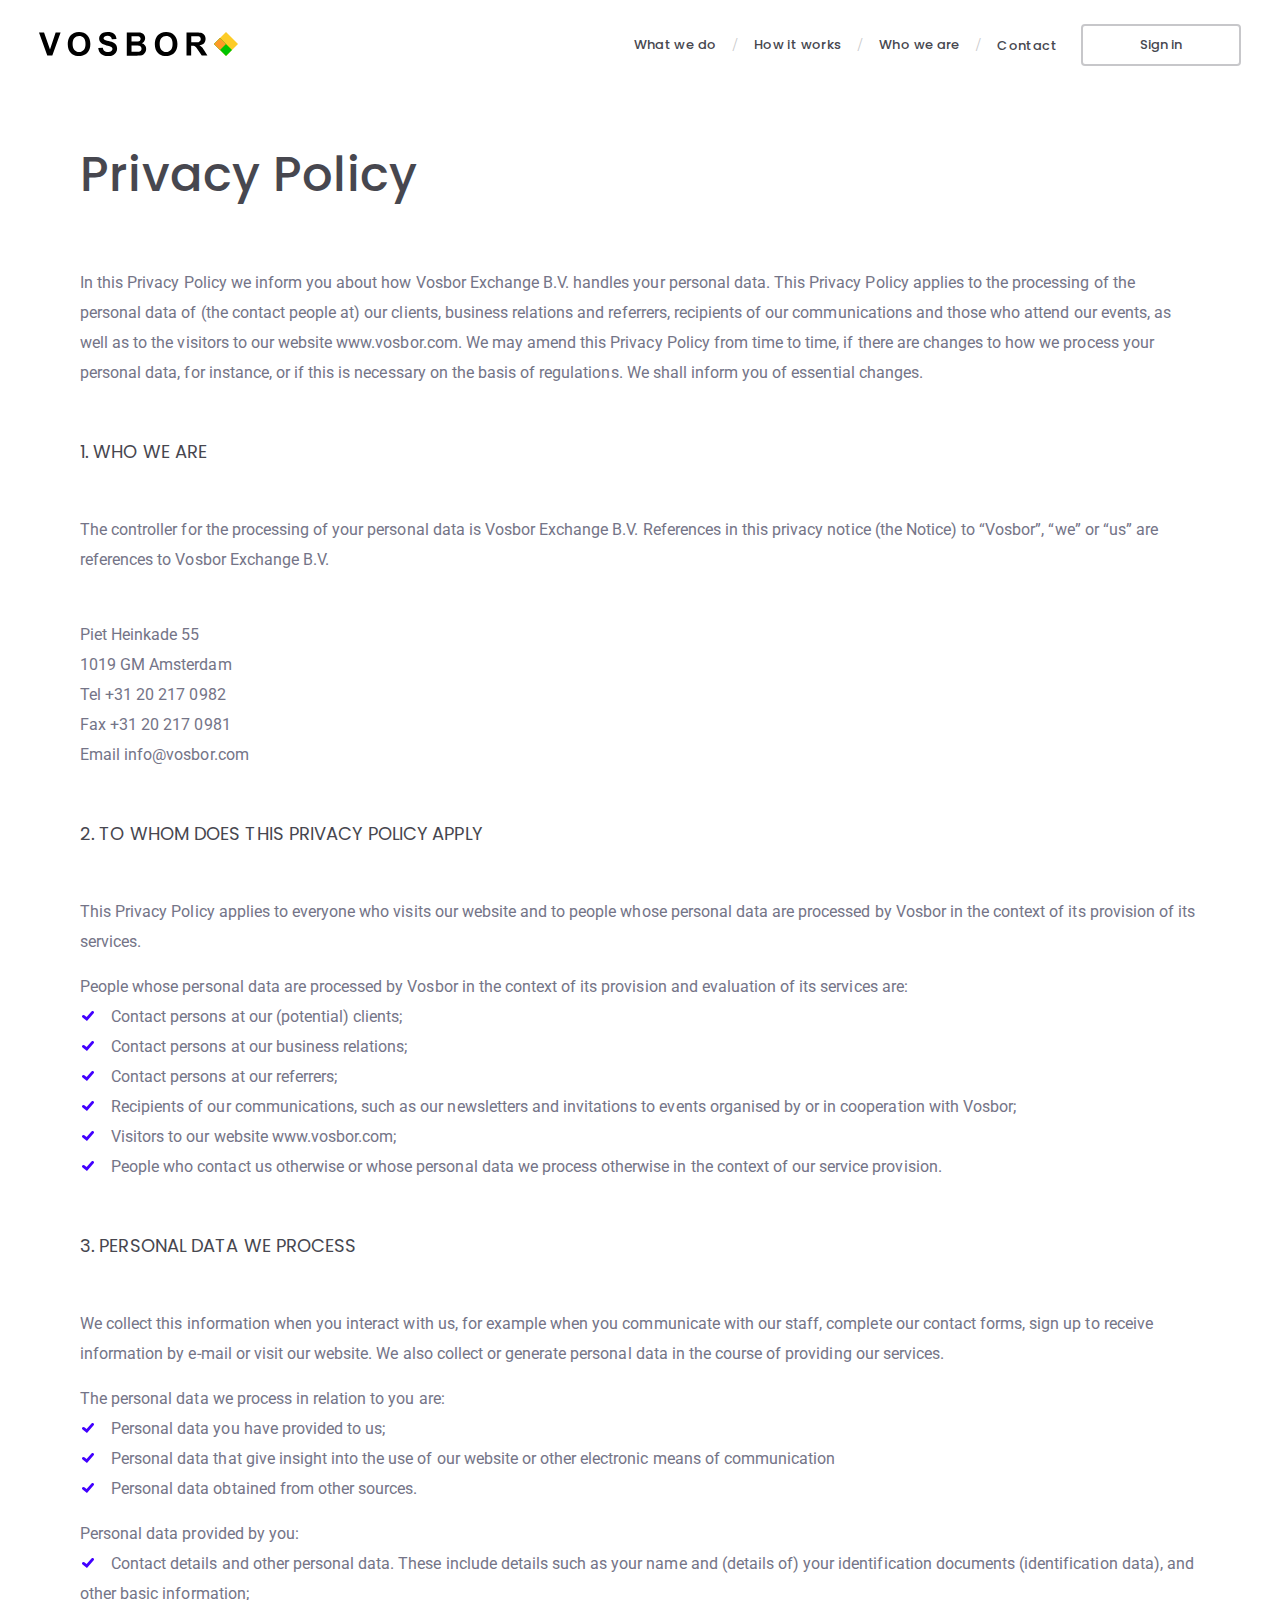
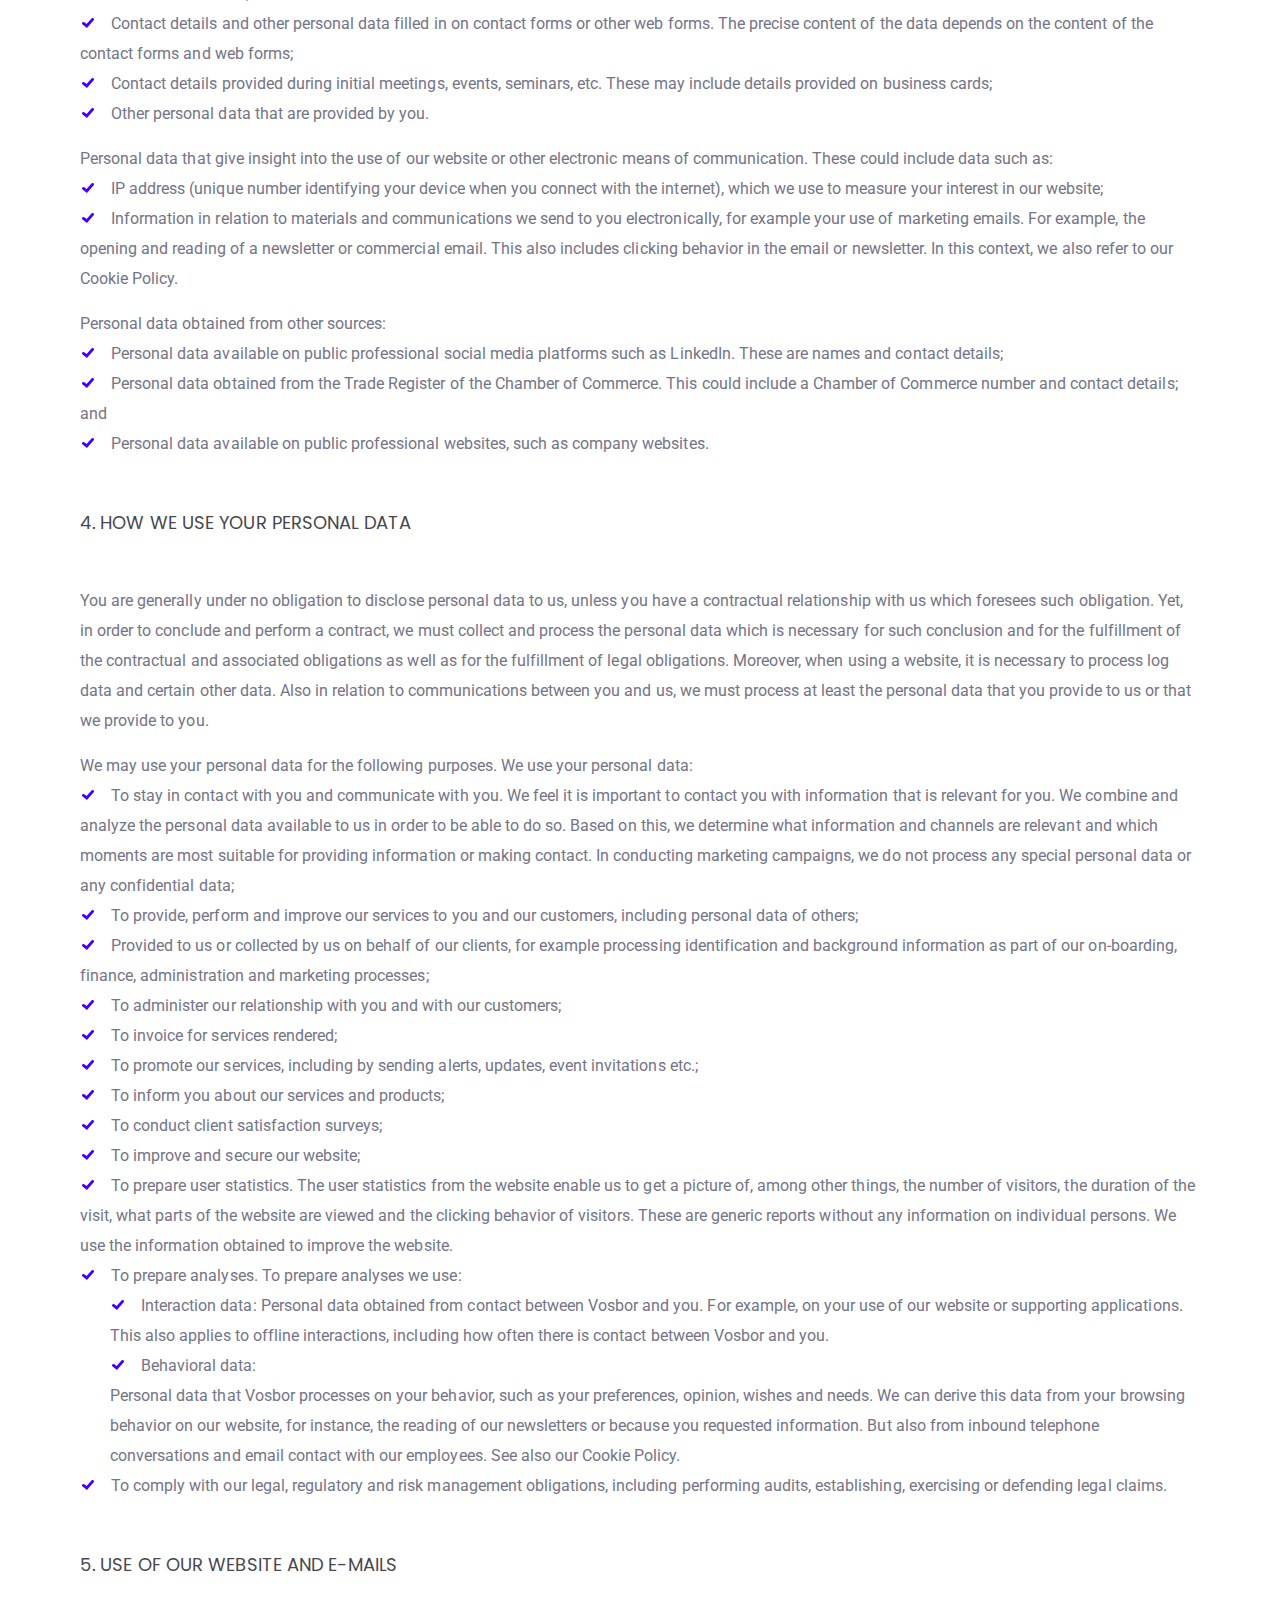
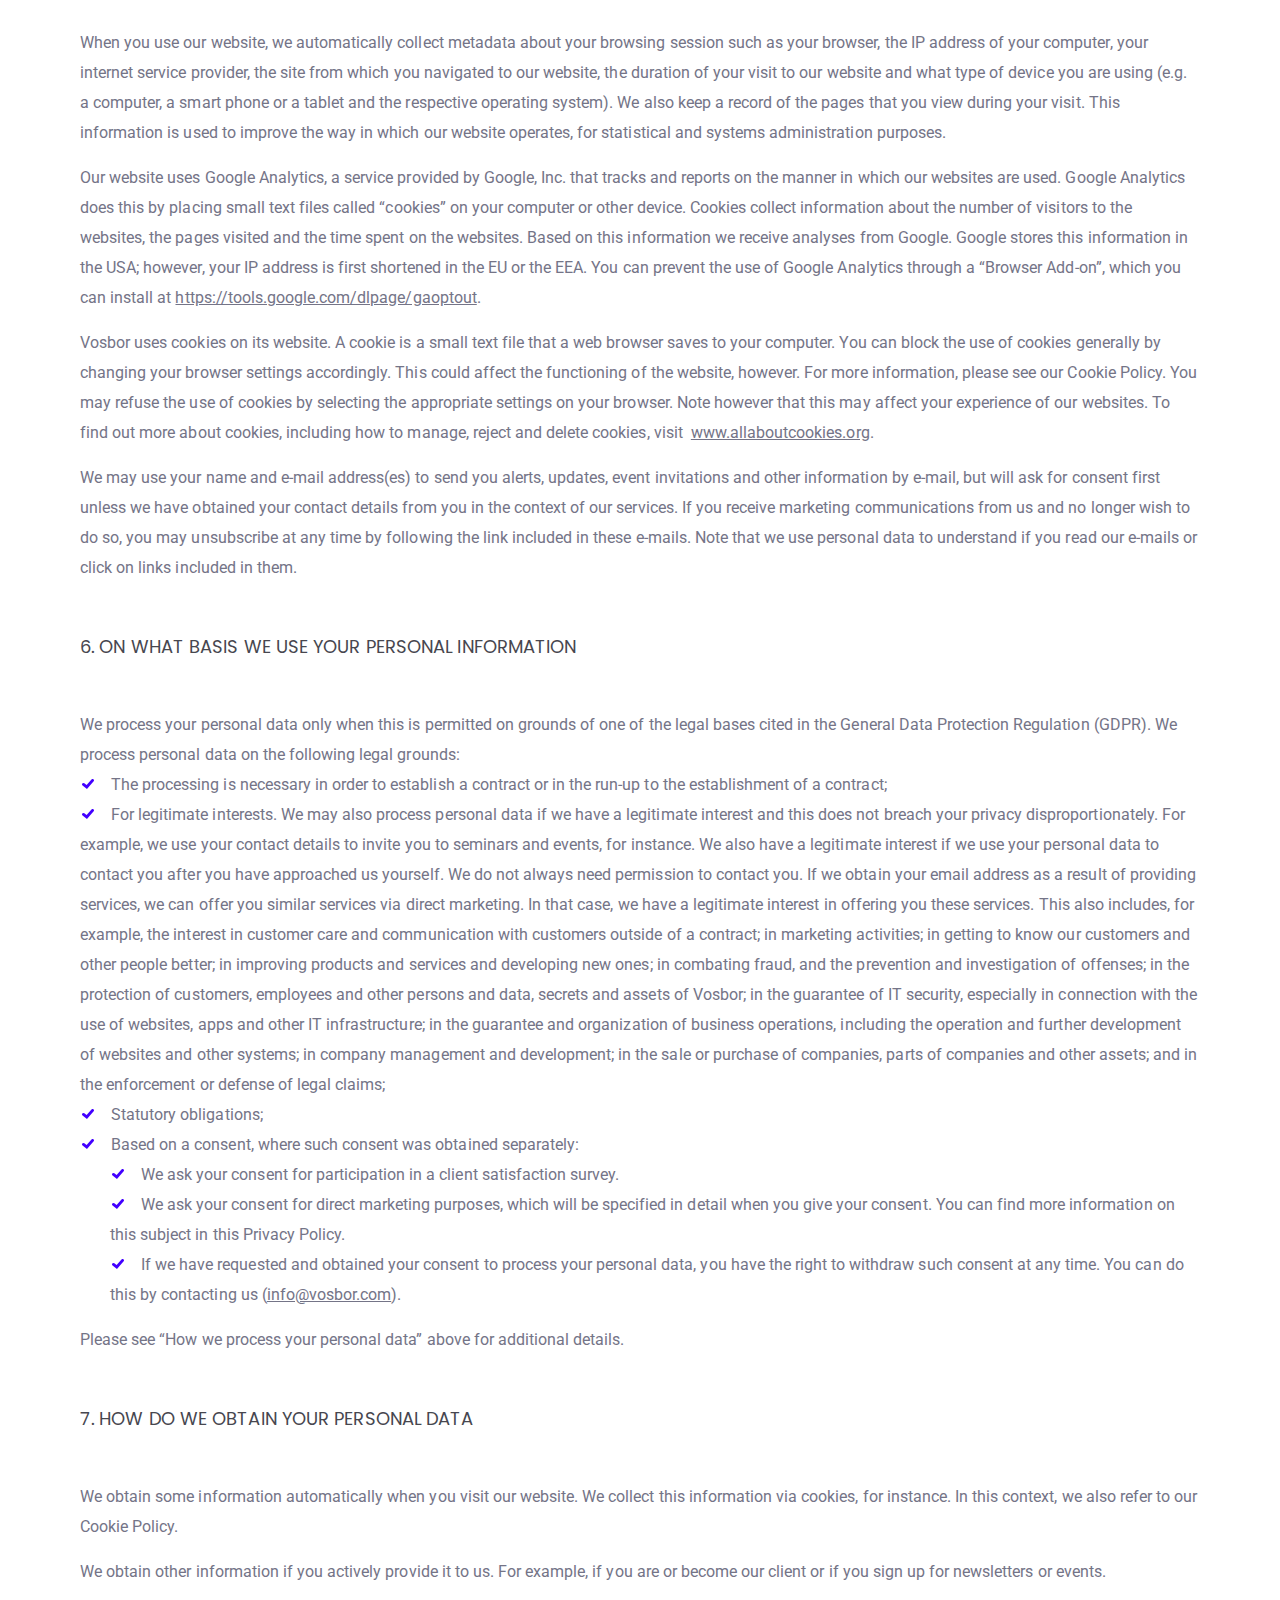
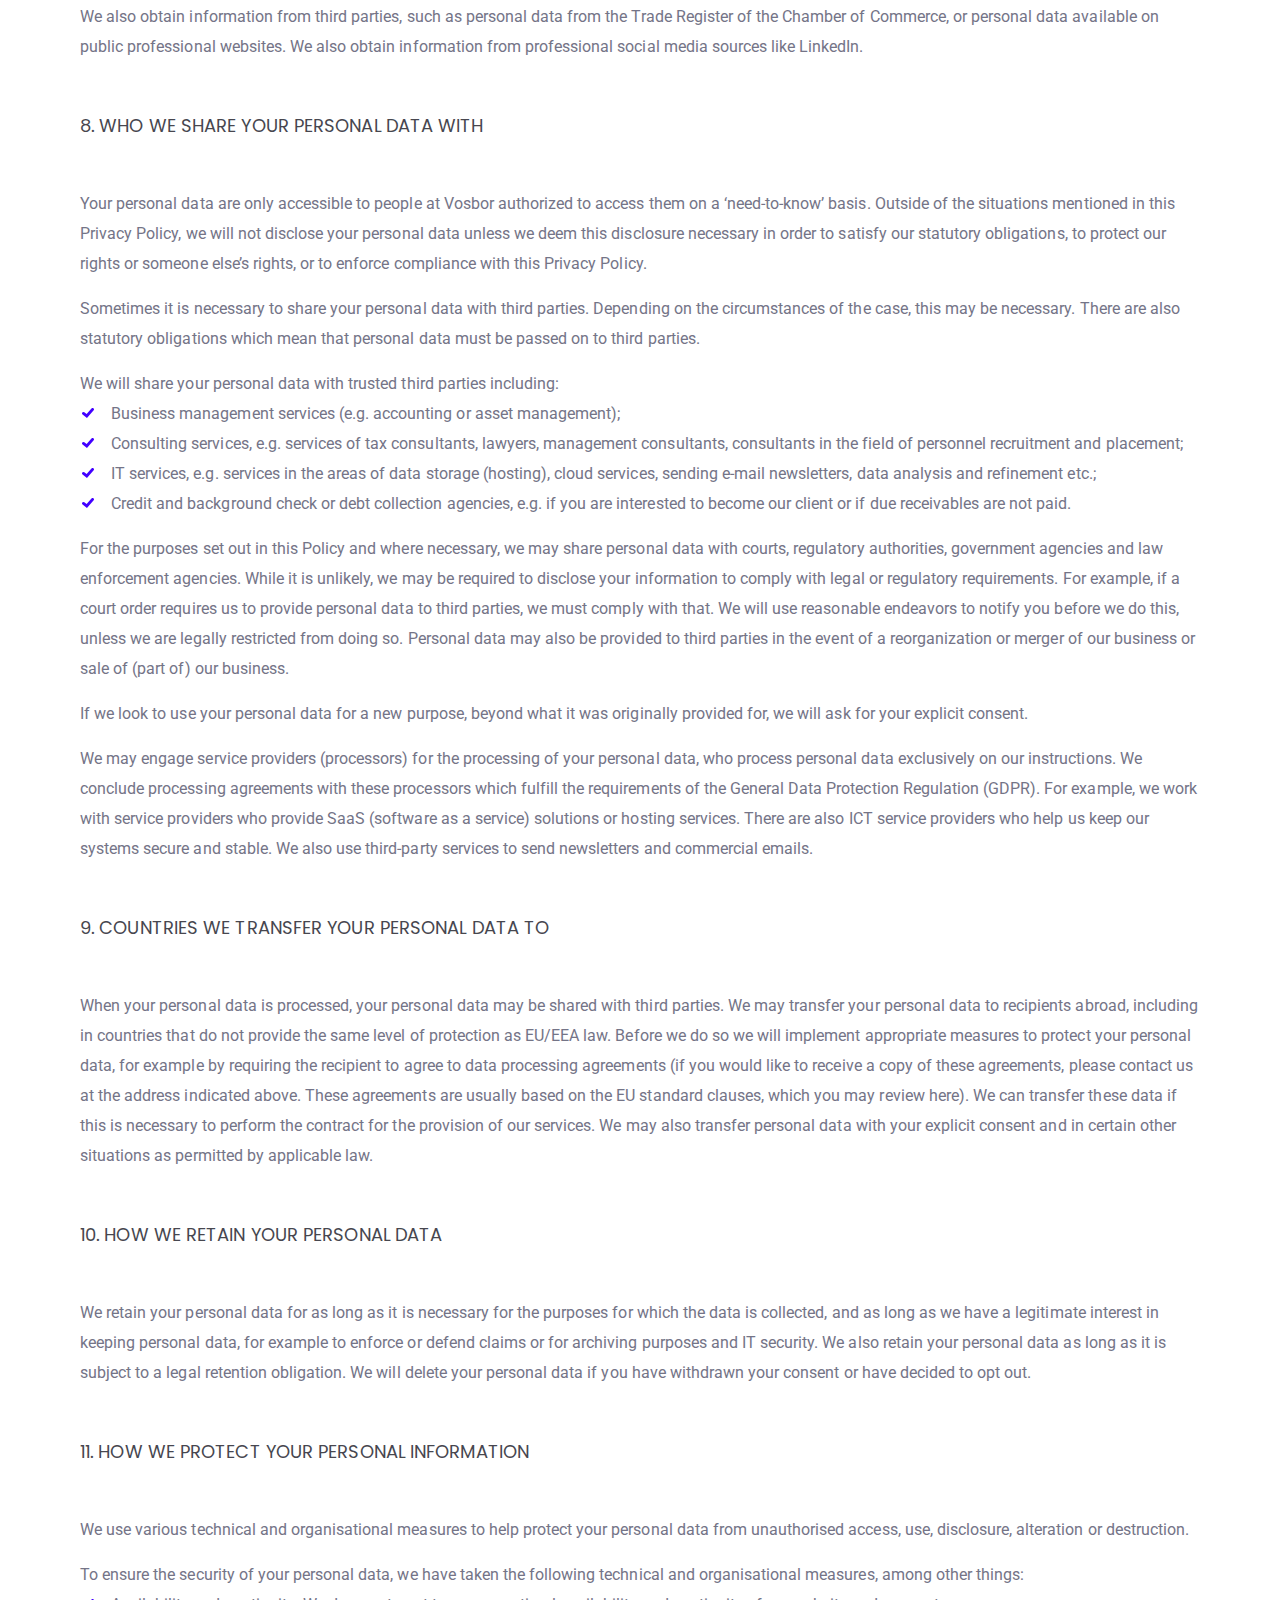
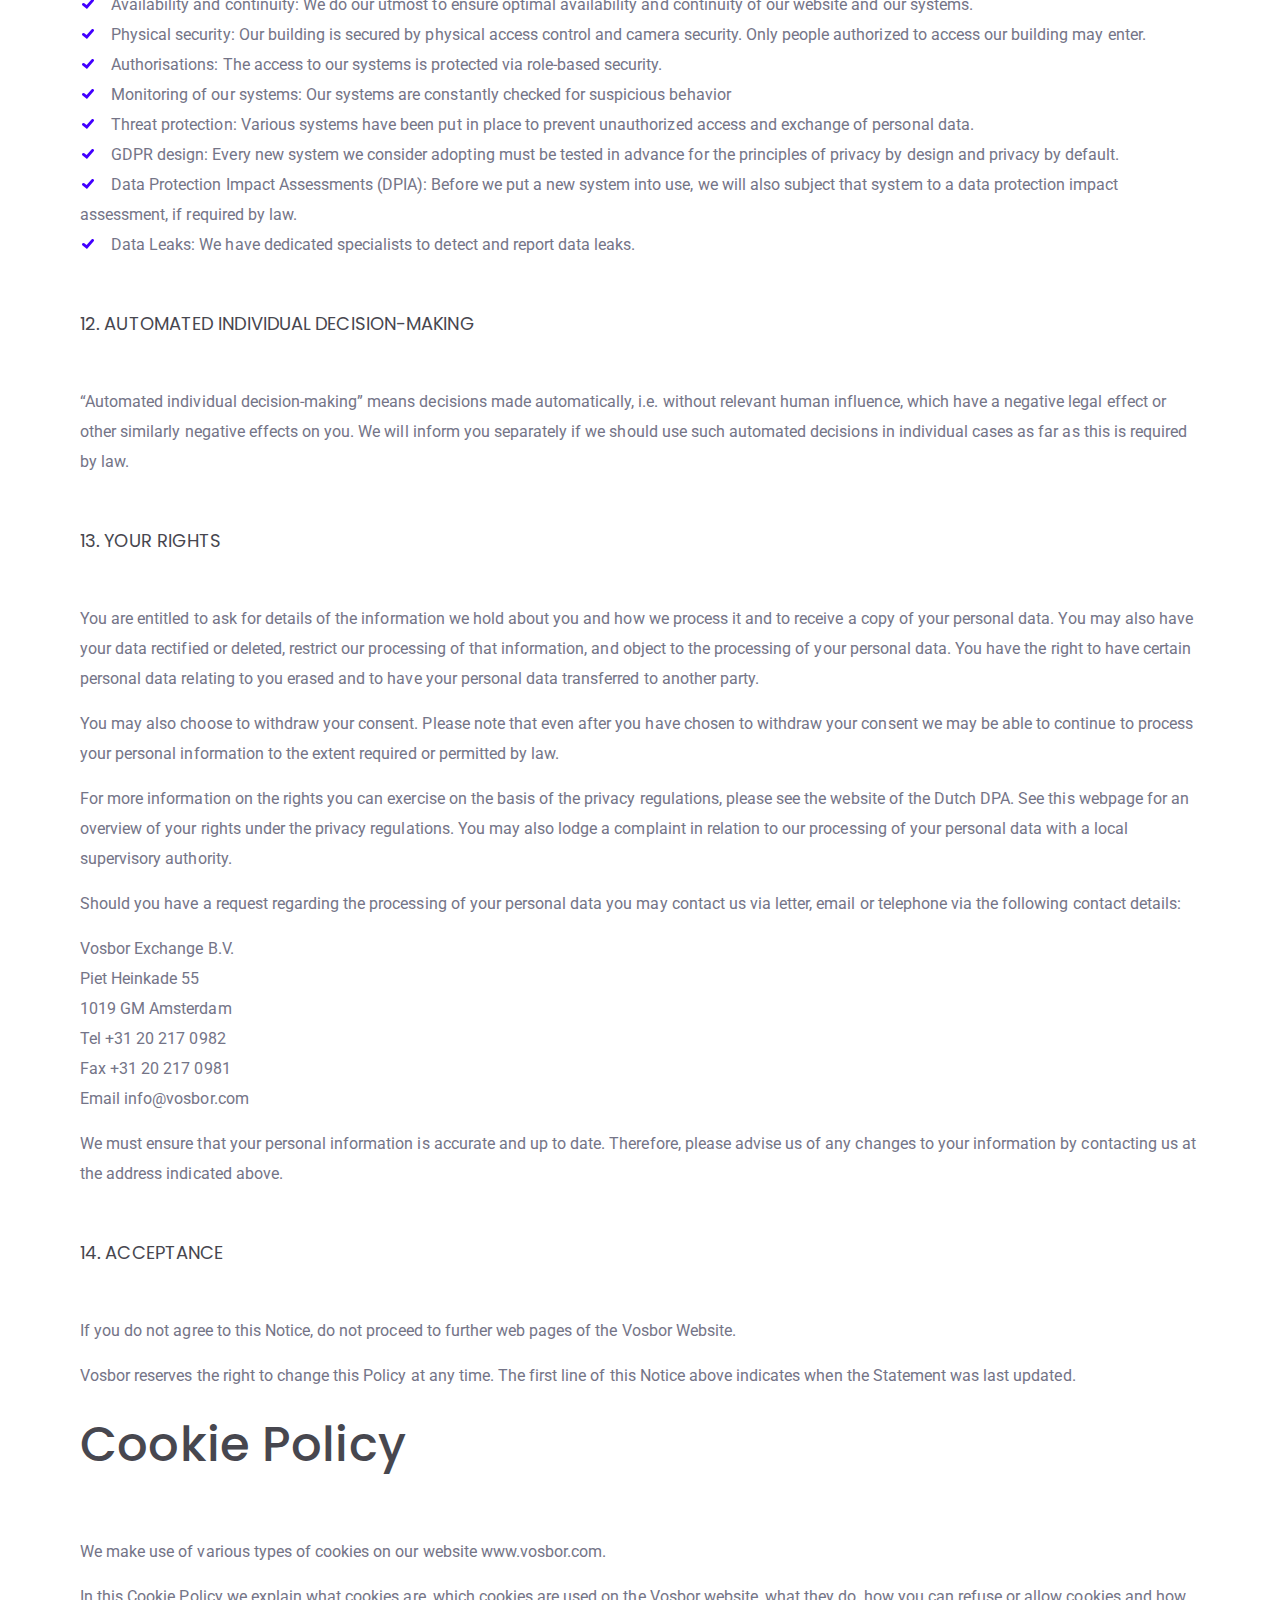
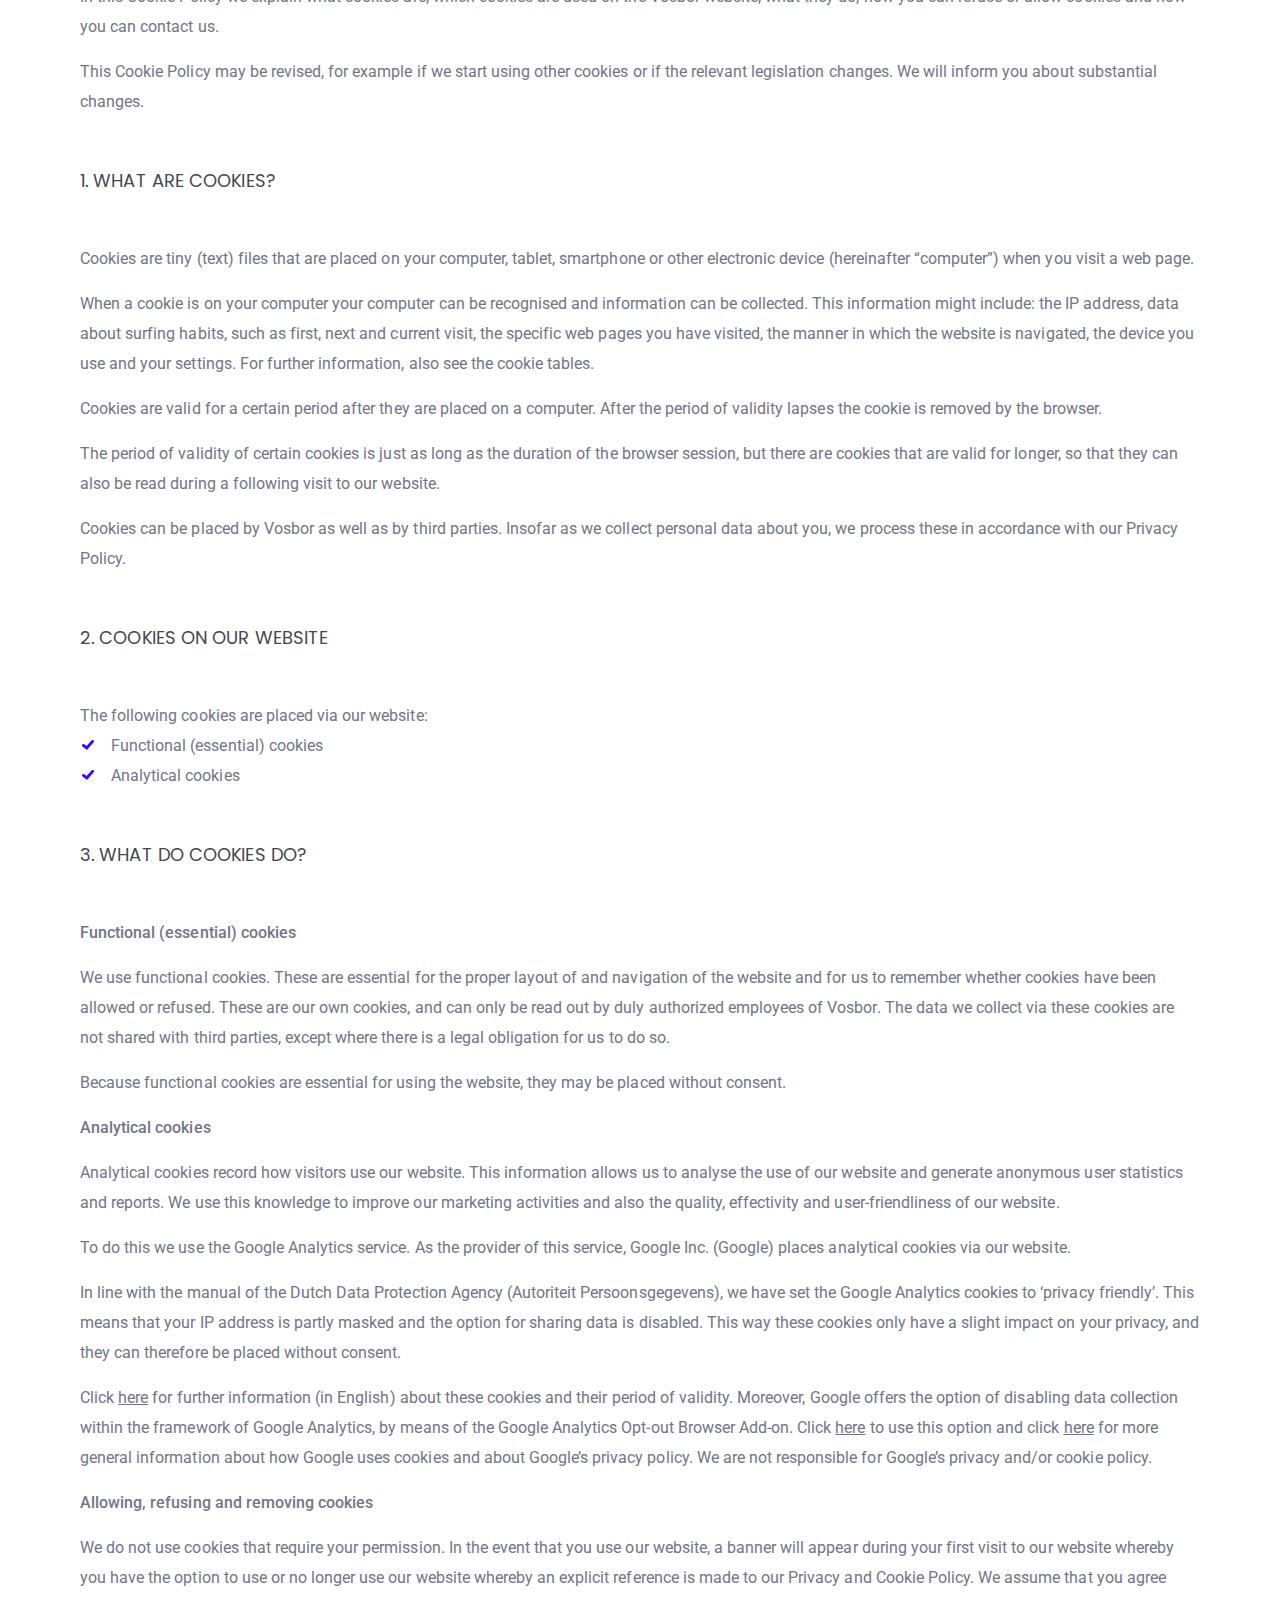
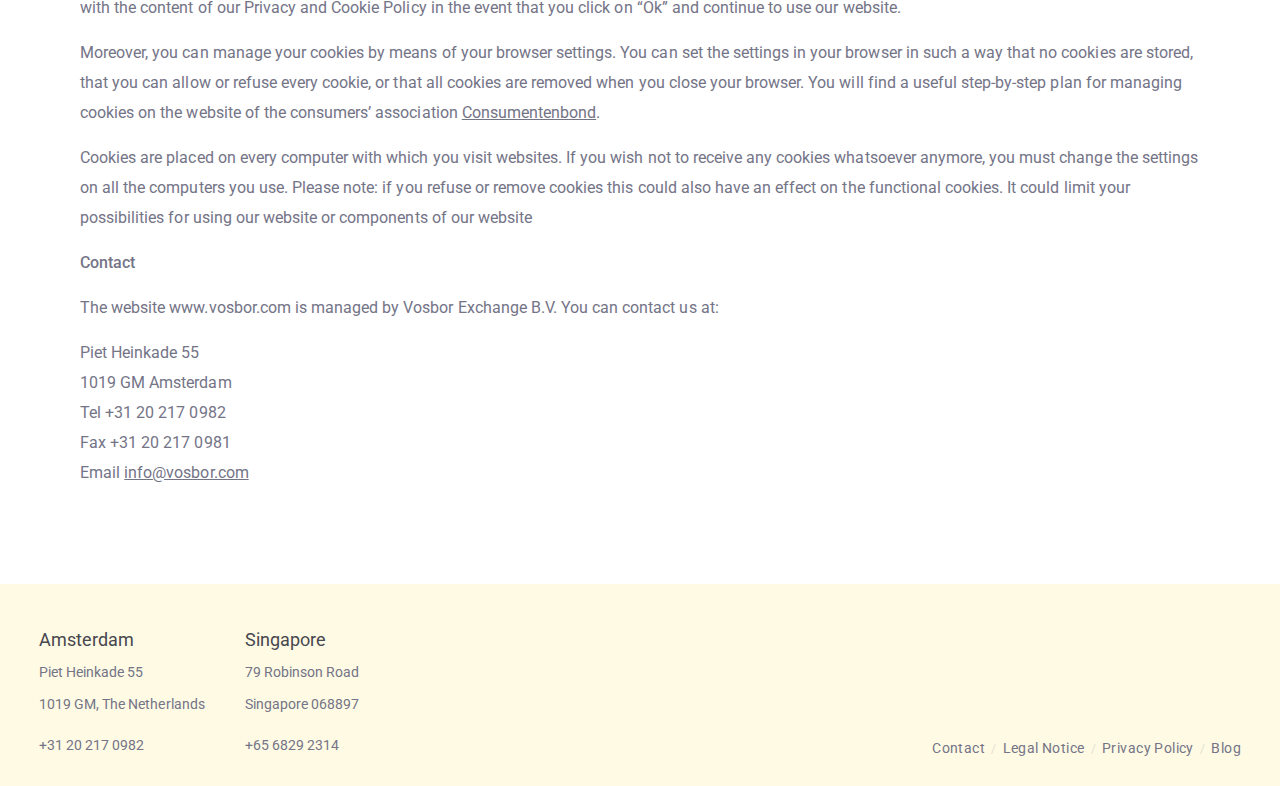
<file: privacy-policy/index.html>
<!DOCTYPE html><html><head><meta charSet="utf-8"/><meta http-equiv="x-ua-compatible" content="ie=edge"/><meta name="viewport" content="width=device-width, initial-scale=1, shrink-to-fit=no"/><meta name="version" content="3.0"/><style data-href="/styles.b8f1279a79e8b31ac22c.css" data-identity="gatsby-global-css">a,abbr,acronym,address,applet,article,aside,audio,b,big,blockquote,body,canvas,caption,center,cite,code,dd,del,details,dfn,div,dl,dt,em,embed,fieldset,figcaption,figure,footer,form,h1,h2,h3,h4,h5,h6,header,hgroup,html,i,iframe,img,ins,kbd,label,legend,li,mark,menu,nav,object,ol,output,p,pre,q,ruby,s,samp,section,small,span,strike,strong,sub,summary,sup,table,tbody,td,tfoot,th,thead,time,tr,tt,u,ul,var,video{-webkit-margin-before:0;-webkit-margin-after:0;border:0;font-size:100%;font:inherit;margin:0;margin-block-end:0;margin-block-start:0;padding:0;vertical-align:baseline}article,aside,details,figcaption,figure,footer,header,hgroup,menu,nav,section{display:block}body{line-height:1}ol,ul{list-style:none}blockquote,q{quotes:none}blockquote:after,blockquote:before,q:after,q:before{content:"";content:none}table{border-collapse:collapse;border-spacing:0}*{-webkit-font-smoothing:antialiased;-moz-osx-font-smoothing:grayscale}body,html{-webkit-tap-highlight-color:rgba(0,0,0,0);border:0;font-family:Roboto;margin:0;padding:0;scroll-behavior:smooth;-webkit-user-select:none;-ms-user-select:none;user-select:none}@media(max-width:975px){.mobile-hidden{display:none!important}}@media(min-width:768px){.mobile-visible{display:none!important}}@media(max-width:1365px){.tablet-hidden{display:none!important}}@media(min-width:1366px){.tablet-visible{display:none!important}}.even-section{background:#fefae3}a{color:#747487}@-webkit-keyframes rotating{0%{-webkit-transform:rotate(0deg);transform:rotate(0deg)}to{-webkit-transform:rotate(1turn);transform:rotate(1turn)}}@keyframes rotating{0%{-webkit-transform:rotate(0deg);transform:rotate(0deg)}to{-webkit-transform:rotate(1turn);transform:rotate(1turn)}}</style><style>.gatsby-image-wrapper{position:relative;overflow:hidden}.gatsby-image-wrapper picture.object-fit-polyfill{position:static!important}.gatsby-image-wrapper img{bottom:0;height:100%;left:0;margin:0;max-width:none;padding:0;position:absolute;right:0;top:0;width:100%;object-fit:cover}.gatsby-image-wrapper [data-main-image]{opacity:0;transform:translateZ(0);transition:opacity .25s linear;will-change:opacity}.gatsby-image-wrapper-constrained{display:inline-block;vertical-align:top}</style><noscript><style>.gatsby-image-wrapper noscript [data-main-image]{opacity:1!important}.gatsby-image-wrapper [data-placeholder-image]{opacity:0!important}</style></noscript><script type="module">const e="undefined"!=typeof HTMLImageElement&&"loading"in HTMLImageElement.prototype;e&&document.body.addEventListener("load",(function(e){const t=e.target;if(void 0===t.dataset.mainImage)return;if(void 0===t.dataset.gatsbyImageSsr)return;let a=null,n=t;for(;null===a&&n;)void 0!==n.parentNode.dataset.gatsbyImageWrapper&&(a=n.parentNode),n=n.parentNode;const o=a.querySelector("[data-placeholder-image]"),r=new Image;r.src=t.currentSrc,r.decode().catch((()=>{})).then((()=>{t.style.opacity=1,o&&(o.style.opacity=0,o.style.transition="opacity 500ms linear")}))}),!0);</script><style data-styled="" data-styled-version="5.3.3">.cQdKkc{padding:30px 35px 25px;display:-webkit-box;display:-webkit-flex;display:-ms-flexbox;display:flex;-webkit-align-items:center;-webkit-box-align:center;-ms-flex-align:center;align-items:center;-webkit-flex-direction:column;-ms-flex-direction:column;flex-direction:column;gap:42px;}/*!sc*/
@media (min-width:768px){.cQdKkc{padding:40px 39px 25px;-webkit-flex-direction:row;-ms-flex-direction:row;flex-direction:row;-webkit-align-items:flex-end;-webkit-box-align:flex-end;-ms-flex-align:flex-end;align-items:flex-end;-webkit-box-pack:justify;-webkit-justify-content:space-between;-ms-flex-pack:justify;justify-content:space-between;}}/*!sc*/
@media (min-width:1366px){.cQdKkc{padding:40px 80px 25px;}}/*!sc*/
@media (min-width:1919px){.cQdKkc{padding:50px 100px 25px;}}/*!sc*/
data-styled.g1[id="footer__FooterContainer-sc-164g705-0"]{content:"cQdKkc,"}/*!sc*/
.cqDwDZ{display:-webkit-box;display:-webkit-flex;display:-ms-flexbox;display:flex;-webkit-align-items:stretch;-webkit-box-align:stretch;-ms-flex-align:stretch;align-items:stretch;gap:40px;}/*!sc*/
data-styled.g3[id="footer__AddressList-sc-164g705-2"]{content:"cqDwDZ,"}/*!sc*/
.gUKGQN{display:-webkit-box;display:-webkit-flex;display:-ms-flexbox;display:flex;-webkit-flex-direction:column;-ms-flex-direction:column;flex-direction:column;}/*!sc*/
data-styled.g4[id="footer__Address-sc-164g705-3"]{content:"gUKGQN,"}/*!sc*/
.dlRnzW{font-family:Roboto;font-style:normal;font-weight:normal;line-height:32px;-webkit-letter-spacing:0.002em;-moz-letter-spacing:0.002em;-ms-letter-spacing:0.002em;letter-spacing:0.002em;color:#47474f;font-size:16px;}/*!sc*/
@media (min-width:768px){.dlRnzW{font-size:18px;}}/*!sc*/
@media (min-width:1919px){.dlRnzW{font-size:24px;}}/*!sc*/
data-styled.g5[id="footer__AddressTitle-sc-164g705-4"]{content:"dlRnzW,"}/*!sc*/
.kPbGZs{font-family:"Roboto";font-style:normal;font-weight:normal;line-height:32px;-webkit-letter-spacing:0.002em;-moz-letter-spacing:0.002em;-ms-letter-spacing:0.002em;letter-spacing:0.002em;color:#747487;font-size:14px;}/*!sc*/
@media (min-width:1366px){.kPbGZs{font-size:16px;}}/*!sc*/
data-styled.g6[id="footer__AddressLine-sc-164g705-5"]{content:"kPbGZs,"}/*!sc*/
.bLxmnu{font-family:Roboto;font-style:normal;font-weight:normal;line-height:32px;-webkit-letter-spacing:0.002em;-moz-letter-spacing:0.002em;-ms-letter-spacing:0.002em;letter-spacing:0.002em;margin-top:9px;-webkit-text-decoration:none;text-decoration:none;color:#747487;font-size:14px;}/*!sc*/
@media (min-width:1366px){.bLxmnu{font-size:16px;}}/*!sc*/
data-styled.g7[id="footer__Phone-sc-164g705-6"]{content:"bLxmnu,"}/*!sc*/
.hSmfCQ{font-family:Roboto;font-style:normal;font-weight:400;font-size:12px;line-height:20px;-webkit-letter-spacing:0.03em;-moz-letter-spacing:0.03em;-ms-letter-spacing:0.03em;letter-spacing:0.03em;color:#747487;-webkit-text-decoration:none;text-decoration:none;}/*!sc*/
.hSmfCQ:not(:last-child)::after{content:"/";color:#c8c8ca;display:inline-block;vertical-align:middle;opacity:0.5;padding:0 6px;font-size:12px;line-height:20px;}/*!sc*/
@media (min-width:1366px){.hSmfCQ:not(:last-child)::after{padding:0 8px;}}/*!sc*/
@media (min-width:1366px){.hSmfCQ:not(:last-child)::after{padding:0 18px;font-size:14px;line-height:26px;}}/*!sc*/
@media (min-width:1919px){.hSmfCQ:not(:last-child)::after{font-size:16px;line-height:28px;}}/*!sc*/
@media (min-width:768px){.hSmfCQ{font-size:14px;line-height:26px;}}/*!sc*/
@media (min-width:1919px){.hSmfCQ{font-size:16px;line-height:28px;}}/*!sc*/
data-styled.g8[id="footer__FooterLink-sc-164g705-7"]{content:"hSmfCQ,"}/*!sc*/
.kqgmDy{font-family:"Poppins";font-style:normal;font-weight:500;font-size:32px;line-height:124%;-webkit-letter-spacing:0.005em;-moz-letter-spacing:0.005em;-ms-letter-spacing:0.005em;letter-spacing:0.005em;color:#47474f;padding-bottom:24px;}/*!sc*/
@media (min-width:768px){.kqgmDy{font-size:48px;}}/*!sc*/
@media (min-width:1919px){.kqgmDy{font-size:64px;}}/*!sc*/
data-styled.g11[id="form-sections__FormTitle-sc-17qgm9q-1"]{content:"kqgmDy,"}/*!sc*/
.dFizmN{font-family:"Poppins";font-style:normal;font-size:18px;line-height:32px;-webkit-letter-spacing:0.005em;-moz-letter-spacing:0.005em;-ms-letter-spacing:0.005em;letter-spacing:0.005em;color:#47474f;margin-top:40px;margin-bottom:8px;}/*!sc*/
@media (min-width:768px){.dFizmN{margin-top:24px;}}/*!sc*/
@media (min-width:1919px){.dFizmN{margin-top:40px;font-size:21px;}}/*!sc*/
data-styled.g12[id="form-sections__FormSectionTitle-sc-17qgm9q-2"]{content:"dFizmN,"}/*!sc*/
.zDgRo{font-family:"Roboto";font-style:normal;font-weight:normal;font-size:14px;line-height:28px;-webkit-letter-spacing:0.002em;-moz-letter-spacing:0.002em;-ms-letter-spacing:0.002em;letter-spacing:0.002em;color:#747487;}/*!sc*/
@media (min-width:768px){.zDgRo{font-size:16px;line-height:30px;}}/*!sc*/
@media (min-width:1919px){.zDgRo{font-size:18px;line-height:36px;}}/*!sc*/
data-styled.g13[id="form-sections__FormText-sc-17qgm9q-3"]{content:"zDgRo,"}/*!sc*/
.dqsXkn{width:160px;box-sizing:border-box;-webkit-text-decoration:none;text-decoration:none;display:inline-block;text-align:center;white-space:nowrap;padding:0;border-width:2px;border-style:solid;border-radius:4px;font-family:"Poppins";font-weight:500;font-size:13px;height:42px;line-height:38px;}/*!sc*/
@media (min-width:1366px){.dqsXkn{font-size:15px;height:44px;line-height:40px;}}/*!sc*/
@media (min-width:1919px){.dqsXkn{font-size:18px;height:48px;line-height:44px;}}/*!sc*/
data-styled.g18[id="ButtonLink__BaseButtonLink-sc-1ebrgby-0"]{content:"dqsXkn,"}/*!sc*/
.loKKUv{z-index:1;padding:24px;display:-webkit-box;display:-webkit-flex;display:-ms-flexbox;display:flex;-webkit-box-pack:justify;-webkit-justify-content:space-between;-ms-flex-pack:justify;justify-content:space-between;-webkit-align-items:center;-webkit-box-align:center;-ms-flex-align:center;align-items:center;position:absolute;top:0;right:0;left:0;}/*!sc*/
.loKKUv .links{display:-webkit-box;display:-webkit-flex;display:-ms-flexbox;display:flex;-webkit-align-items:center;-webkit-box-align:center;-ms-flex-align:center;align-items:center;-webkit-flex-wrap:wrap;-ms-flex-wrap:wrap;flex-wrap:wrap;-webkit-box-pack:end;-webkit-justify-content:flex-end;-ms-flex-pack:end;justify-content:flex-end;}/*!sc*/
@media (min-width:768px){.loKKUv{padding:24px 39px;}}/*!sc*/
@media (min-width:1366px){.loKKUv{padding:24px 40px;}}/*!sc*/
@media (min-width:1919px){.loKKUv{padding:24px 68px;}}/*!sc*/
data-styled.g20[id="header__Header-sc-vh8ctx-0"]{content:"loKKUv,"}/*!sc*/
.gqFqOG{font-family:"Poppins";font-style:normal;font-weight:500;font-size:14px;line-height:21px;-webkit-letter-spacing:0.03em;-moz-letter-spacing:0.03em;-ms-letter-spacing:0.03em;letter-spacing:0.03em;color:#47474F;-webkit-text-decoration:none;text-decoration:none;-webkit-transition-property:color;transition-property:color;-webkit-transition-duration:0.3s;transition-duration:0.3s;}/*!sc*/
.gqFqOG:hover{color:rgb(71 71 79 / 75%);}/*!sc*/
.gqFqOG.separator::after{content:"/";color:#C8C8CA;opacity:1;display:inline-block;vertical-align:middle;font-family:"Montserrat";line-height:22px;padding:0 16px;font-size:18px;}/*!sc*/
@media (min-width:1366px){.gqFqOG.separator::after{font-size:24px;padding:0 24px;}}/*!sc*/
.gqFqOG.separator::after:hover{opacity:1;}/*!sc*/
@media (min-width:768px){.gqFqOG{font-size:13px;}}/*!sc*/
@media (min-width:1366px){.gqFqOG{font-size:15px;}}/*!sc*/
@media (min-width:1919px){.gqFqOG{font-size:18px;}}/*!sc*/
data-styled.g21[id="header__HeaderLink-sc-vh8ctx-1"]{content:"gqFqOG,"}/*!sc*/
.ktgKrw{border-color:rgba(255,255,255,0.33);margin-left:24px;color:#47474F;border-color:rgba(71,71,79,0.3);}/*!sc*/
@media (min-width:1366px){.ktgKrw{margin-left:50px;}}/*!sc*/
.ktgKrw:hover,.ktgKrw:active{background:linear-gradient(270deg,#373cd9 2.12%,#243afa 97.88%);border-color:transparent;color:#ffffff;}/*!sc*/
data-styled.g22[id="header__ButtonLink-sc-vh8ctx-2"]{content:"ktgKrw,"}/*!sc*/
.fblMbX::before{height:12px;width:15px;margin-right:16px;display:inline-block;background-position:center;content:"";background-repeat:no-repeat;background-image:url("[data-uri]");}/*!sc*/
data-styled.g50[id="Li-sc-6yak1r-0"]{content:"fblMbX,"}/*!sc*/
.lPXGv{display:-webkit-box;display:-webkit-flex;display:-ms-flexbox;display:flex;-webkit-flex-direction:column;-ms-flex-direction:column;flex-direction:column;padding:100px 24px 40px;min-height:calc(100vh - 212px);box-sizing:border-box;gap:24px;}/*!sc*/
@media (min-width:768px){.lPXGv{padding:145px 80px 96px;}}/*!sc*/
@media (min-width:1919px){.lPXGv{padding:217px 245px 121px;}}/*!sc*/
data-styled.g51[id="MainContainer-sc-dpofth-0"]{content:"lPXGv,"}/*!sc*/
.bPsySA{margin-left:30px;}/*!sc*/
data-styled.g52[id="privacy-policy__EmbeddedUl-sc-1a70afy-0"]{content:"bPsySA,"}/*!sc*/
.hhqGFx p{margin-top:15px;}/*!sc*/
data-styled.g53[id="privacy-policy__StyledFormText-sc-1a70afy-1"]{content:"hhqGFx,"}/*!sc*/
</style><link rel="sitemap" type="application/xml" href="/sitemap/sitemap-index.xml"/><title data-react-helmet="true">Vosbor - The agricultural commodity trading platform</title><link data-react-helmet="true" rel="canonical" href="https://www.vosbor.com/"/><meta data-react-helmet="true" charSet="utf-8"/><meta data-react-helmet="true" name="description" content=" Vosbor is a grain and oilseed trading platform. Discover how we foster transparency in global agricultural commodity markets. "/><meta data-react-helmet="true" name="keywords" content="commodity trading, commodity, blockchain, market, grain, oilseed, agriculture, agricultural commodities"/><meta data-react-helmet="true" property="og:title" content="Vosbor - The agricultural commodity trading platform"/><meta data-react-helmet="true" property="og:description" content="Vosbor is a grain and oilseed trading platform. Discover how we foster transparency in global agricultural commodity markets."/><meta data-react-helmet="true" property="og:type" content="website"/><meta data-react-helmet="true" property="og:url" content="https://www.vosbor.com/"/><meta data-react-helmet="true" name="robots" content="index, follow"/><link href="https://fonts.googleapis.com/css?family=Poppins:100,200,300,400,500,600|Roboto:100,200,300,400,500,600|IBM+Plex+Mono:100,200,300,400,500,600&amp;display=swap" rel="stylesheet"/><link rel="icon" href="/favicon-32x32.png?v=21c7173ac2f4953a804b70d35e9499ad" type="image/png"/><link rel="manifest" href="/manifest.webmanifest" crossorigin="anonymous"/><link rel="apple-touch-icon" sizes="48x48" href="/icons/icon-48x48.png?v=21c7173ac2f4953a804b70d35e9499ad"/><link rel="apple-touch-icon" sizes="72x72" href="/icons/icon-72x72.png?v=21c7173ac2f4953a804b70d35e9499ad"/><link rel="apple-touch-icon" sizes="96x96" href="/icons/icon-96x96.png?v=21c7173ac2f4953a804b70d35e9499ad"/><link rel="apple-touch-icon" sizes="144x144" href="/icons/icon-144x144.png?v=21c7173ac2f4953a804b70d35e9499ad"/><link rel="apple-touch-icon" sizes="192x192" href="/icons/icon-192x192.png?v=21c7173ac2f4953a804b70d35e9499ad"/><link rel="apple-touch-icon" sizes="256x256" href="/icons/icon-256x256.png?v=21c7173ac2f4953a804b70d35e9499ad"/><link rel="apple-touch-icon" sizes="384x384" href="/icons/icon-384x384.png?v=21c7173ac2f4953a804b70d35e9499ad"/><link rel="apple-touch-icon" sizes="512x512" href="/icons/icon-512x512.png?v=21c7173ac2f4953a804b70d35e9499ad"/><link rel="alternate" type="application/rss+xml" title="Vosbor Blog" href="/rss.xml"/><link as="script" rel="preload" href="/webpack-runtime-964f0cee5fc7c7d425bd.js"/><link as="script" rel="preload" href="/framework-fdf14ba1cbaa93307e24.js"/><link as="script" rel="preload" href="/app-b5ce6df7835c760cb2a8.js"/><link as="script" rel="preload" href="/commons-c2d75699a0ea07b551c5.js"/><link as="script" rel="preload" href="/8a004f2ad7bc784f49b745699d256ff63599d9a4-3d3cad0e3cf9f8e1bd83.js"/><link as="script" rel="preload" href="/component---src-pages-privacy-policy-js-84da994818ae719875eb.js"/><link as="fetch" rel="preload" href="/page-data/privacy-policy/page-data.json" crossorigin="anonymous"/><link as="fetch" rel="preload" href="/page-data/app-data.json" crossorigin="anonymous"/></head><body><noscript><iframe src="https://www.googletagmanager.com/ns.html?id=GTM-PGRDJVG" height="0" width="0" style="display:none;visibility:hidden"></iframe></noscript><div id="___gatsby"><div style="outline:none" tabindex="-1" id="gatsby-focus-wrapper"><main><header class="header__Header-sc-vh8ctx-0 loKKUv"><a href="/"><svg width="200" height="24" viewBox="0 0 200 24" fill="none"><g clip-path="url(#clip0_995_800)"><path d="M16.648 0.403381L10.9978 17.5462L5.04486 0.403381H0L8.27357 23.5967H13.3184L21.592 0.403381H16.648Z" fill="black"></path><path d="M28.7556 12.2017C28.7556 9.88235 29.1592 7.86555 29.8655 6.2521C30.37 5.04202 31.0763 3.93277 31.9843 3.02521C32.8924 2.11765 33.9014 1.41176 35.0112 0.907563C36.4238 0.302521 38.1391 0 40.0561 0C43.4866 0 46.2108 1.10924 48.2288 3.22689C50.2467 5.34454 51.3566 8.26891 51.3566 12.1008C51.3566 15.8319 50.3476 18.7563 48.3297 20.874C46.3117 22.9916 43.5875 24.1008 40.157 24.1008C36.7265 24.1008 34.0023 23.0924 31.8834 20.9748C29.7646 18.7563 28.7556 15.8319 28.7556 12.2017ZM33.5987 12C33.5987 14.6219 34.2041 16.6387 35.4148 17.9496C36.6256 19.2605 38.1391 19.9664 40.0561 19.9664C41.9732 19.9664 43.4866 19.2605 44.6974 17.9496C45.9081 16.6387 46.5135 14.6219 46.5135 11.8992C46.5135 9.27731 45.9081 7.26051 44.7983 5.94958C43.4866 4.63866 41.9732 4.03361 40.0561 4.03361C38.1391 4.03361 36.5247 4.7395 35.4148 6.05042C34.2041 7.36135 33.5987 9.27731 33.5987 12Z" fill="black"></path><path d="M59.2268 16.0336L63.7672 15.6303C64.0699 17.1429 64.5744 18.2521 65.4824 18.958C66.2896 19.6639 67.5004 20.0672 68.9129 20.0672C70.4264 20.0672 71.5363 19.7647 72.3434 19.0588C73.1506 18.4538 73.4533 17.6471 73.4533 16.8403C73.4533 16.3361 73.2515 15.8319 72.9488 15.4286C72.6461 15.0252 72.0408 14.7227 71.2336 14.4202C70.7291 14.2185 69.4174 13.916 67.5004 13.4118C64.9779 12.8067 63.2627 12 62.2537 11.0924C60.8412 9.78151 60.1349 8.26891 60.1349 6.45378C60.1349 5.2437 60.4376 4.13445 61.1439 3.12605C61.8501 2.11765 62.7582 1.31092 64.0699 0.806723C65.2806 0.302521 66.7941 0 68.6102 0C71.5363 0 73.756 0.605042 75.1686 1.91597C76.682 3.22689 77.3883 4.94118 77.4892 7.05882L72.8479 7.2605C72.6461 6.05042 72.2425 5.2437 71.5363 4.63866C70.83 4.13445 69.9219 3.83193 68.6102 3.83193C67.2986 3.83193 66.1887 4.13445 65.3815 4.63866C64.8771 5.04202 64.5744 5.54622 64.5744 6.15126C64.5744 6.65546 64.7762 7.15966 65.2806 7.56303C65.886 8.06723 67.2986 8.57143 69.6192 9.07563C71.9399 9.57983 73.5542 10.1849 74.6641 10.7899C75.774 11.395 76.5811 12.2017 77.1865 13.1092C77.7919 14.1176 78.0946 15.3277 78.0946 16.8403C78.0946 18.1513 77.691 19.4622 76.9847 20.5714C76.2784 21.7815 75.1686 22.5882 73.8569 23.1933C72.5452 23.7983 70.83 24 68.812 24C65.886 24 63.6663 23.2941 62.0519 21.9832C60.5385 20.6723 59.5295 18.6555 59.2268 16.0336Z" fill="black"></path><path d="M87.7805 0.403381H97.0631C98.8792 0.403381 100.292 0.504222 101.2 0.605062C102.108 0.806743 102.915 1.10926 103.621 1.61347C104.328 2.11767 104.933 2.72271 105.438 3.52943C105.942 4.33615 106.144 5.24372 106.144 6.25212C106.144 7.36136 105.841 8.36977 105.236 9.27733C104.63 10.1849 103.823 10.8908 102.814 11.2941C104.227 11.6975 105.337 12.4034 106.043 13.4118C106.85 14.4202 107.153 15.5294 107.153 16.9412C107.153 17.9496 106.951 19.0588 106.447 20.0672C105.942 21.0756 105.236 21.8824 104.429 22.4874C103.621 23.0925 102.512 23.4958 101.301 23.5967C100.494 23.6975 98.6774 23.6975 95.6505 23.7983H87.7805V0.403381ZM92.5227 4.23531V9.57985H95.5496C97.3658 9.57985 98.4756 9.57985 98.9801 9.47901C99.7873 9.37817 100.393 9.07565 100.897 8.67229C101.402 8.16809 101.603 7.56305 101.603 6.85716C101.603 6.15128 101.402 5.54624 100.998 5.14288C100.594 4.73952 99.9891 4.43699 99.1819 4.33615C98.6774 4.23531 97.3658 4.23531 95.146 4.23531H92.5227ZM92.5227 13.5126V19.7647H96.8613C98.5765 19.7647 99.5855 19.7647 100.09 19.6639C100.796 19.563 101.402 19.2605 101.805 18.7563C102.209 18.2521 102.512 17.6471 102.512 16.7395C102.512 16.0336 102.31 15.4286 102.007 14.9244C101.704 14.4202 101.2 14.1177 100.494 13.8151C99.8882 13.6135 98.4756 13.5126 96.3568 13.5126H92.5227Z" fill="black"></path><path d="M115.83 12.2017C115.83 9.88235 116.234 7.86555 116.94 6.2521C117.444 5.04202 118.151 4.03361 119.059 3.02521C119.967 2.11765 120.976 1.41176 122.086 0.907563C123.498 0.302521 125.214 0 127.131 0C130.561 0 133.285 1.10924 135.303 3.22689C137.321 5.34454 138.431 8.26891 138.431 12.1008C138.431 15.8319 137.422 18.7563 135.404 20.874C133.386 22.9916 130.662 24.1008 127.231 24.1008C123.801 24.1008 121.077 23.0924 118.958 20.9748C116.839 18.7563 115.83 15.8319 115.83 12.2017ZM120.673 12C120.673 14.6219 121.279 16.6387 122.489 17.9496C123.7 19.2605 125.214 19.9664 127.131 19.9664C129.048 19.9664 130.561 19.2605 131.772 17.9496C132.983 16.6387 133.588 14.6219 133.588 11.8992C133.588 9.27731 132.983 7.26051 131.873 5.94958C130.561 4.63866 129.048 4.03361 127.131 4.03361C125.214 4.03361 123.599 4.7395 122.489 6.05042C121.279 7.36135 120.673 9.27731 120.673 12Z" fill="black"></path><path d="M147.512 23.5967V0.403381H157.4C159.922 0.403381 161.637 0.605062 162.848 1.00842C163.958 1.41178 164.866 2.21851 165.572 3.22691C166.279 4.33615 166.581 5.54624 166.581 6.85716C166.581 8.57145 166.077 10.0841 165.068 11.1933C164.059 12.3025 162.545 13.0084 160.427 13.3109C161.436 13.916 162.243 14.521 162.949 15.2269C163.655 15.9328 164.462 17.1429 165.572 18.958L168.397 23.4958H162.747L159.317 18.4538C158.106 16.6387 157.299 15.5294 156.794 15.0252C156.391 14.521 155.886 14.2185 155.382 14.0168C154.877 13.8151 154.07 13.7143 153.061 13.7143H152.153V23.395H147.512V23.5967ZM152.254 10.1849H155.684C157.904 10.1849 159.317 10.0841 159.922 9.88237C160.527 9.68069 160.931 9.37817 161.234 8.87397C161.536 8.36977 161.738 7.86557 161.738 7.15968C161.738 6.35296 161.536 5.74792 161.133 5.24372C160.729 4.73952 160.124 4.437 159.317 4.33615C158.913 4.23531 157.803 4.23531 155.886 4.23531H152.254V10.1849Z" fill="black"></path><path d="M187 0L199 12L187 24L175 12L187 0Z" fill="#FDCC27"></path><path d="M181 5.99971L193 17.9997L187 23.9997L175 11.9997L181 5.99971Z" fill="#00C400"></path><path d="M181 5.99971L187 11.9997L181 17.9997L175 11.9997L181 5.99971Z" fill="#FD9A27"></path></g><defs><clipPath id="clip0_995_800"><rect width="200" height="24" fill="white"></rect></clipPath></defs></svg></a><div class="links"><a id="what_we_do" href="/#whatwedo" class="header__HeaderLink-sc-vh8ctx-1 gqFqOG separator mobile-hidden">What we do</a><a id="how_it_works" href="/#howitworks" class="header__HeaderLink-sc-vh8ctx-1 gqFqOG separator mobile-hidden">How it works</a><a id="who_we_are" href="/#whoweare" class="header__HeaderLink-sc-vh8ctx-1 gqFqOG separator mobile-hidden">Who we are</a><a id="contact" href="/contact" class="header__HeaderLink-sc-vh8ctx-1 gqFqOG">Contact</a><a id="login_button" href="https://exchange.vosbor.com/" class="ButtonLink__BaseButtonLink-sc-1ebrgby-0 header__ButtonLink-sc-vh8ctx-2 dqsXkn ktgKrw mobile-hidden">Sign in</a></div></header><section class="MainContainer-sc-dpofth-0 lPXGv"><h1 class="form-sections__FormTitle-sc-17qgm9q-1 kqgmDy">Privacy Policy</h1><div class="form-sections__FormText-sc-17qgm9q-3 privacy-policy__StyledFormText-sc-1a70afy-1 zDgRo hhqGFx"><p>In this Privacy Policy we inform you about how Vosbor Exchange B.V. handles your personal data. This Privacy Policy applies to the processing of the personal data of (the contact people at) our clients, business relations and referrers, recipients of our communications and those who attend our events, as well as to the visitors to our website www.vosbor.com. We may amend this Privacy Policy from time to time, if there are changes to how we process your personal data, for instance, or if this is necessary on the basis of regulations. We shall inform you of essential changes.</p></div><h3 class="form-sections__FormSectionTitle-sc-17qgm9q-2 dFizmN">1. WHO WE ARE</h3><div class="form-sections__FormText-sc-17qgm9q-3 privacy-policy__StyledFormText-sc-1a70afy-1 zDgRo hhqGFx"><p>The controller for the processing of your personal data is Vosbor Exchange B.V. References in this privacy notice (the Notice) to “Vosbor”, “we” or “us” are references to Vosbor Exchange B.V.</p><p><br/>Piet Heinkade 55<br/>1019 GM Amsterdam<br/>Tel +31 20 217 0982<br/>Fax +31 20 217 0981<br/>Email info@vosbor.com</p></div><h3 class="form-sections__FormSectionTitle-sc-17qgm9q-2 dFizmN">2. TO WHOM DOES THIS PRIVACY POLICY APPLY</h3><div class="form-sections__FormText-sc-17qgm9q-3 privacy-policy__StyledFormText-sc-1a70afy-1 zDgRo hhqGFx"><p>This Privacy Policy applies to everyone who visits our website and to people whose personal data are processed by Vosbor in the context of its provision of its services.</p><p>People whose personal data are processed by Vosbor in the context of its provision and evaluation of its services are:</p><ul><li class="Li-sc-6yak1r-0 fblMbX">Contact persons at our (potential) clients;</li><li class="Li-sc-6yak1r-0 fblMbX">Contact persons at our business relations;</li><li class="Li-sc-6yak1r-0 fblMbX">Contact persons at our referrers;</li><li class="Li-sc-6yak1r-0 fblMbX">Recipients of our communications, such as our newsletters and invitations to events organised by or in cooperation with Vosbor;</li><li class="Li-sc-6yak1r-0 fblMbX">Visitors to our website www.vosbor.com;</li><li class="Li-sc-6yak1r-0 fblMbX">People who contact us otherwise or whose personal data we process otherwise in the context of our service provision.</li></ul></div><h3 class="form-sections__FormSectionTitle-sc-17qgm9q-2 dFizmN">3. PERSONAL DATA WE PROCESS</h3><div class="form-sections__FormText-sc-17qgm9q-3 privacy-policy__StyledFormText-sc-1a70afy-1 zDgRo hhqGFx"><p>We collect this information when you interact with us, for example when you communicate with our staff, complete our contact forms, sign up to receive information by e-mail or visit our website. We also collect or generate personal data in the course of providing our services.</p><p>The personal data we process in relation to you are:</p><ul><li class="Li-sc-6yak1r-0 fblMbX">Personal data you have provided to us;</li><li class="Li-sc-6yak1r-0 fblMbX">Personal data that give insight into the use of our website or other electronic means of communication</li><li class="Li-sc-6yak1r-0 fblMbX">Personal data obtained from other sources.</li></ul><p>Personal data provided by you:</p><ul><li class="Li-sc-6yak1r-0 fblMbX">Contact details and other personal data. These include details such as your name and (details of) your identification documents (identification data), and other basic information;</li><li class="Li-sc-6yak1r-0 fblMbX">Contact details and other personal data filled in on contact forms or other web forms. The precise content of the data depends on the content of the contact forms and web forms;</li><li class="Li-sc-6yak1r-0 fblMbX">Contact details provided during initial meetings, events, seminars, etc. These may include details provided on business cards;</li><li class="Li-sc-6yak1r-0 fblMbX">Other personal data that are provided by you.</li></ul><p>Personal data that give insight into the use of our website or other electronic means of communication. These could include data such as:</p><ul><li class="Li-sc-6yak1r-0 fblMbX">IP address (unique number identifying your device when you connect with the internet), which we use to measure your interest in our website;</li><li class="Li-sc-6yak1r-0 fblMbX">Information in relation to materials and communications we send to you electronically, for example your use of marketing emails. For example, the opening and reading of a newsletter or commercial email. This also includes clicking behavior in the email or newsletter. In this context, we also refer to our Cookie Policy.</li></ul><p>Personal data obtained from other sources:</p><ul><li class="Li-sc-6yak1r-0 fblMbX">Personal data available on public professional social media platforms such as LinkedIn. These are names and contact details;</li><li class="Li-sc-6yak1r-0 fblMbX">Personal data obtained from the Trade Register of the Chamber of Commerce. This could include a Chamber of Commerce number and contact details; and</li><li class="Li-sc-6yak1r-0 fblMbX">Personal data available on public professional websites, such as company websites.</li></ul></div><h3 class="form-sections__FormSectionTitle-sc-17qgm9q-2 dFizmN">4. HOW WE USE YOUR PERSONAL DATA</h3><div class="form-sections__FormText-sc-17qgm9q-3 privacy-policy__StyledFormText-sc-1a70afy-1 zDgRo hhqGFx"><p>You are generally under no obligation to disclose personal data to us, unless you have a contractual relationship with us which foresees such obligation. Yet, in order to conclude and perform a contract, we must collect and process the personal data which is necessary for such conclusion and for the fulfillment of the contractual and associated obligations as well as for the fulfillment of legal obligations. Moreover, when using a website, it is necessary to process log data and certain other data. Also in relation to communications between you and us, we must process at least the personal data that you provide to us or that we provide to you.</p><p>We may use your personal data for the following purposes. We use your personal data:</p><ul><li class="Li-sc-6yak1r-0 fblMbX">To stay in contact with you and communicate with you. We feel it is important to contact you with information that is relevant for you. We combine and analyze the personal data available to us in order to be able to do so. Based on this, we determine what information and channels are relevant and which moments are most suitable for providing information or making contact. In conducting marketing campaigns, we do not process any special personal data or any confidential data;</li><li class="Li-sc-6yak1r-0 fblMbX">To provide, perform and improve our services to you and our customers, including personal data of others;</li><li class="Li-sc-6yak1r-0 fblMbX">Provided to us or collected by us on behalf of our clients, for example processing identification and background information as part of our on-boarding, finance, administration and marketing processes;</li><li class="Li-sc-6yak1r-0 fblMbX">To administer our relationship with you and with our customers;</li><li class="Li-sc-6yak1r-0 fblMbX">To invoice for services rendered;</li><li class="Li-sc-6yak1r-0 fblMbX">To promote our services, including by sending alerts, updates, event invitations etc.;</li><li class="Li-sc-6yak1r-0 fblMbX">To inform you about our services and products;</li><li class="Li-sc-6yak1r-0 fblMbX">To conduct client satisfaction surveys;</li><li class="Li-sc-6yak1r-0 fblMbX">To improve and secure our website;</li><li class="Li-sc-6yak1r-0 fblMbX">To prepare user statistics. The user statistics from the website enable us to get a picture of, among other things, the number of visitors, the duration of the visit, what parts of the website are viewed and the clicking behavior of visitors. These are generic reports without any information on individual persons. We use the information obtained to improve the website.</li><li class="Li-sc-6yak1r-0 fblMbX">To prepare analyses. To prepare analyses we use:<ul class="privacy-policy__EmbeddedUl-sc-1a70afy-0 bPsySA"><li class="Li-sc-6yak1r-0 fblMbX">Interaction data: Personal data obtained from contact between Vosbor and you. For example, on your use of our website or supporting applications. This also applies to offline interactions, including how often there is contact between Vosbor and you.</li><li class="Li-sc-6yak1r-0 fblMbX">Behavioral data: <br/> Personal data that Vosbor processes on your behavior, such as your preferences, opinion, wishes and needs. We can derive this data from your browsing behavior on our website, for instance, the reading of our newsletters or because you requested information. But also from inbound telephone conversations and email contact with our employees. See also our Cookie Policy.</li></ul></li><li class="Li-sc-6yak1r-0 fblMbX">To comply with our legal, regulatory and risk management obligations, including performing audits, establishing, exercising or defending legal claims.<!-- --> </li></ul></div><h3 class="form-sections__FormSectionTitle-sc-17qgm9q-2 dFizmN">5. USE OF OUR WEBSITE AND E-MAILS</h3><div class="form-sections__FormText-sc-17qgm9q-3 privacy-policy__StyledFormText-sc-1a70afy-1 zDgRo hhqGFx"><p>When you use our website, we automatically collect metadata about your browsing session such as your browser, the IP address of your computer, your internet service provider, the site from which you navigated to our website, the duration of your visit to our website and what type of device you are using (e.g. a computer, a smart phone or a tablet and the respective operating system). We also keep a record of the pages that you view during your visit. This information is used to improve the way in which our website operates, for statistical and systems administration purposes.</p><p>Our website uses Google Analytics, a service provided by Google, Inc. that tracks and reports on the manner in which our websites are used. Google Analytics does this by placing small text files called “cookies” on your computer or other device. Cookies collect information about the number of visitors to the websites, the pages visited and the time spent on the websites. Based on this information we receive analyses from Google. Google stores this information in the USA; however, your IP address is first shortened in the EU or the EEA. You can prevent the use of Google Analytics through a “Browser Add-on”, which you can install at <a href="https://tools.google.com/dlpage/gaoptout">https://tools.google.com/dlpage/gaoptout</a>.</p><p>Vosbor uses cookies on its website. A cookie is a small text file that a web browser saves to your computer. You can block the use of cookies generally by changing your browser settings accordingly. This could affect the functioning of the website, however. For more information, please see our Cookie Policy. You may refuse the use of cookies by selecting the appropriate settings on your browser. Note however that this may affect your experience of our websites. To find out more about cookies, including how to manage, reject and delete cookies, visit  <a href="https://allaboutcookies.org/">www.allaboutcookies.org</a>.</p><p>We may use your name and e-mail address(es) to send you alerts, updates, event invitations and other information by e-mail, but will ask for consent first unless we have obtained your contact details from you in the context of our services. If you receive marketing communications from us and no longer wish to do so, you may unsubscribe at any time by following the link included in these e-mails. Note that we use personal data to understand if you read our e-mails or click on links included in them.</p></div><h3 class="form-sections__FormSectionTitle-sc-17qgm9q-2 dFizmN">6. ON WHAT BASIS WE USE YOUR PERSONAL INFORMATION</h3><div class="form-sections__FormText-sc-17qgm9q-3 privacy-policy__StyledFormText-sc-1a70afy-1 zDgRo hhqGFx"><p>We process your personal data only when this is permitted on grounds of one of the legal bases cited in the General Data Protection Regulation (GDPR). We process personal data on the following legal grounds:</p><ul><li class="Li-sc-6yak1r-0 fblMbX">The processing is necessary in order to establish a contract or in the run-up to the establishment of a contract;</li><li class="Li-sc-6yak1r-0 fblMbX">For legitimate interests. We may also process personal data if we have a legitimate interest and this does not breach your privacy disproportionately. For example, we use your contact details to invite you to seminars and events, for instance. We also have a legitimate interest if we use your personal data to contact you after you have approached us yourself. We do not always need permission to contact you. If we obtain your email address as a result of providing services, we can offer you similar services via direct marketing. In that case, we have a legitimate interest in offering you these services. This also includes, for example, the interest in customer care and communication with customers outside of a contract; in marketing activities; in getting to know our customers and other people better; in improving products and services and developing new ones; in combating fraud, and the prevention and investigation of offenses; in the protection of customers, employees and other persons and data, secrets and assets of Vosbor; in the guarantee of IT security, especially in connection with the use of websites, apps and other IT infrastructure; in the guarantee and organization of business operations, including the operation and further development of websites and other systems; in company management and development; in the sale or purchase of companies, parts of companies and other assets; and in the enforcement or defense of legal claims;</li><li class="Li-sc-6yak1r-0 fblMbX">Statutory obligations;</li><li class="Li-sc-6yak1r-0 fblMbX">Based on a consent, where such consent was obtained separately:<ul class="privacy-policy__EmbeddedUl-sc-1a70afy-0 bPsySA"><li class="Li-sc-6yak1r-0 fblMbX">We ask your consent for participation in a client satisfaction survey.</li><li class="Li-sc-6yak1r-0 fblMbX">We ask your consent for direct marketing purposes, which will be specified in detail when you give your consent. You can find more information on this subject in this Privacy Policy.<!-- --> </li><li class="Li-sc-6yak1r-0 fblMbX">If we have requested and obtained your consent to process your personal data, you have the right to withdraw such consent at any time. You can do this by contacting us (<a href="mailto:info@vosbor.com">info@vosbor.com</a>).</li></ul></li></ul><p>Please see “How we process your personal data” above for additional details.</p></div><h3 class="form-sections__FormSectionTitle-sc-17qgm9q-2 dFizmN">7. HOW DO WE OBTAIN YOUR PERSONAL DATA</h3><div class="form-sections__FormText-sc-17qgm9q-3 privacy-policy__StyledFormText-sc-1a70afy-1 zDgRo hhqGFx"><p>We obtain some information automatically when you visit our website. We collect this information via cookies, for instance. In this context, we also refer to our Cookie Policy.</p><p>We obtain other information if you actively provide it to us. For example, if you are or become our client or if you sign up for newsletters or events.</p><p>We also obtain information from third parties, such as personal data from the Trade Register of the Chamber of Commerce, or personal data available on public professional websites. We also obtain information from professional social media sources like LinkedIn.</p></div><h3 class="form-sections__FormSectionTitle-sc-17qgm9q-2 dFizmN">8. WHO WE SHARE YOUR PERSONAL DATA WITH</h3><div class="form-sections__FormText-sc-17qgm9q-3 privacy-policy__StyledFormText-sc-1a70afy-1 zDgRo hhqGFx"><p>Your personal data are only accessible to people at Vosbor authorized to access them on a ‘need-to-know’ basis. Outside of the situations mentioned in this Privacy Policy, we will not disclose your personal data unless we deem this disclosure necessary in order to satisfy our statutory obligations, to protect our rights or someone else’s rights, or to enforce compliance with this Privacy Policy.</p><p>Sometimes it is necessary to share your personal data with third parties. Depending on the circumstances of the case, this may be necessary. There are also statutory obligations which mean that personal data must be passed on to third parties.</p><p>We will share your personal data with trusted third parties including:</p><ul><li class="Li-sc-6yak1r-0 fblMbX">Business management services (e.g. accounting or asset management);</li><li class="Li-sc-6yak1r-0 fblMbX">Consulting services, e.g. services of tax consultants, lawyers, management consultants, consultants in the field of personnel recruitment and placement;</li><li class="Li-sc-6yak1r-0 fblMbX">IT services, e.g. services in the areas of data storage (hosting), cloud services, sending e-mail newsletters, data analysis and refinement etc.;</li><li class="Li-sc-6yak1r-0 fblMbX">Credit and background check or debt collection agencies, e.g. if you are interested to become our client or if due receivables are not paid.</li></ul><p>For the purposes set out in this Policy and where necessary, we may share personal data with courts, regulatory authorities, government agencies and law enforcement agencies. While it is unlikely, we may be required to disclose your information to comply with legal or regulatory requirements. For example, if a court order requires us to provide personal data to third parties, we must comply with that. We will use reasonable endeavors to notify you before we do this, unless we are legally restricted from doing so. Personal data may also be provided to third parties in the event of a reorganization or merger of our business or sale of (part of) our business.</p><p>If we look to use your personal data for a new purpose, beyond what it was originally provided for, we will ask for your explicit consent.</p><p>We may engage service providers (processors) for the processing of your personal data, who process personal data exclusively on our instructions. We conclude processing agreements with these processors which fulfill the requirements of the General Data Protection Regulation (GDPR). For example, we work with service providers who provide SaaS (software as a service) solutions or hosting services. There are also ICT service providers who help us keep our systems secure and stable. We also use third-party services to send newsletters and commercial emails.<!-- --> </p></div><h3 class="form-sections__FormSectionTitle-sc-17qgm9q-2 dFizmN">9. COUNTRIES WE TRANSFER YOUR PERSONAL DATA TO</h3><div class="form-sections__FormText-sc-17qgm9q-3 privacy-policy__StyledFormText-sc-1a70afy-1 zDgRo hhqGFx"><p>When your personal data is processed, your personal data may be shared with third parties. We may transfer your personal data to recipients abroad, including in countries that do not provide the same level of protection as EU/EEA law. Before we do so we will implement appropriate measures to protect your personal data, for example by requiring the recipient to agree to data processing agreements (if you would like to receive a copy of these agreements, please contact us at the address indicated above. These agreements are usually based on the EU standard clauses, which you may review here). We can transfer these data if this is necessary to perform the contract for the provision of our services. We may also transfer personal data with your explicit consent and in certain other situations as permitted by applicable law.</p></div><h3 class="form-sections__FormSectionTitle-sc-17qgm9q-2 dFizmN">10. HOW WE RETAIN YOUR PERSONAL DATA</h3><div class="form-sections__FormText-sc-17qgm9q-3 privacy-policy__StyledFormText-sc-1a70afy-1 zDgRo hhqGFx"><p>We retain your personal data for as long as it is necessary for the purposes for which the data is collected, and as long as we have a legitimate interest in keeping personal data, for example to enforce or defend claims or for archiving purposes and IT security. We also retain your personal data as long as it is subject to a legal retention obligation. We will delete your personal data if you have withdrawn your consent or have decided to opt out.</p></div><h3 class="form-sections__FormSectionTitle-sc-17qgm9q-2 dFizmN">11. HOW WE PROTECT YOUR PERSONAL INFORMATION</h3><div class="form-sections__FormText-sc-17qgm9q-3 privacy-policy__StyledFormText-sc-1a70afy-1 zDgRo hhqGFx"><p>We use various technical and organisational measures to help protect your personal data from unauthorised access, use, disclosure, alteration or destruction.</p><p>To ensure the security of your personal data, we have taken the following technical and organisational measures, among other things:</p><ul><li class="Li-sc-6yak1r-0 fblMbX">Availability and continuity: We do our utmost to ensure optimal availability and continuity of our website and our systems.</li><li class="Li-sc-6yak1r-0 fblMbX">Physical security: Our building is secured by physical access control and camera security. Only people authorized to access our building may enter.</li><li class="Li-sc-6yak1r-0 fblMbX">Authorisations: The access to our systems is protected via role-based security.</li><li class="Li-sc-6yak1r-0 fblMbX">Monitoring of our systems: Our systems are constantly checked for suspicious behavior</li><li class="Li-sc-6yak1r-0 fblMbX">Threat protection: Various systems have been put in place to prevent unauthorized access and exchange of personal data.</li><li class="Li-sc-6yak1r-0 fblMbX">GDPR design: Every new system we consider adopting must be tested in advance for the principles of privacy by design and privacy by default.</li><li class="Li-sc-6yak1r-0 fblMbX">Data Protection Impact Assessments (DPIA): Before we put a new system into use, we will also subject that system to a data protection impact assessment, if required by law.</li><li class="Li-sc-6yak1r-0 fblMbX">Data Leaks: We have dedicated specialists to detect and report data leaks.</li></ul></div><h3 class="form-sections__FormSectionTitle-sc-17qgm9q-2 dFizmN">12. AUTOMATED INDIVIDUAL DECISION-MAKING</h3><div class="form-sections__FormText-sc-17qgm9q-3 privacy-policy__StyledFormText-sc-1a70afy-1 zDgRo hhqGFx"><p>“Automated individual decision-making” means decisions made automatically, i.e. without relevant human influence, which have a negative legal effect or other similarly negative effects on you. We will inform you separately if we should use such automated decisions in individual cases as far as this is required by law.</p></div><h3 class="form-sections__FormSectionTitle-sc-17qgm9q-2 dFizmN">13. YOUR RIGHTS</h3><div class="form-sections__FormText-sc-17qgm9q-3 privacy-policy__StyledFormText-sc-1a70afy-1 zDgRo hhqGFx"><p>You are entitled to ask for details of the information we hold about you and how we process it and to receive a copy of your personal data. You may also have your data rectified or deleted, restrict our processing of that information, and object to the processing of your personal data. You have the right to have certain personal data relating to you erased and to have your personal data transferred to another party.</p><p>You may also choose to withdraw your consent. Please note that even after you have chosen to withdraw your consent we may be able to continue to process your personal information to the extent required or permitted by law.</p><p>For more information on the rights you can exercise on the basis of the privacy regulations, please see the website of the Dutch DPA. See this webpage for an overview of your rights under the privacy regulations. You may also lodge a complaint in relation to our processing of your personal data with a local supervisory authority.<!-- --> </p><p>Should you have a request regarding the processing of your personal data you may contact us via letter, email or telephone via the following contact details:</p><p>Vosbor Exchange B.V.<br/>Piet Heinkade 55<br/>1019 GM Amsterdam<br/>Tel +31 20 217 0982<br/>Fax +31 20 217 0981<br/>Email info@vosbor.com</p><p>We must ensure that your personal information is accurate and up to date. Therefore, please advise us of any changes to your information by contacting us at the address indicated above.</p></div><h3 class="form-sections__FormSectionTitle-sc-17qgm9q-2 dFizmN">14. ACCEPTANCE</h3><div class="form-sections__FormText-sc-17qgm9q-3 privacy-policy__StyledFormText-sc-1a70afy-1 zDgRo hhqGFx"><p>If you do not agree to this Notice, do not proceed to further web pages of the Vosbor Website.</p><p>Vosbor reserves the right to change this Policy at any time. The first line of this Notice above indicates when the Statement was last updated.</p></div><h1 class="form-sections__FormTitle-sc-17qgm9q-1 kqgmDy">Cookie Policy</h1><div class="form-sections__FormText-sc-17qgm9q-3 privacy-policy__StyledFormText-sc-1a70afy-1 zDgRo hhqGFx"><p>We make use of various types of cookies on our website www.vosbor.com.</p><p>In this Cookie Policy we explain what cookies are, which cookies are used on the Vosbor website, what they do, how you can refuse or allow cookies and how you can contact us.</p><p>This Cookie Policy may be revised, for example if we start using other cookies or if the relevant legislation changes. We will inform you about substantial changes.</p></div><h3 class="form-sections__FormSectionTitle-sc-17qgm9q-2 dFizmN">1. WHAT ARE COOKIES?</h3><div class="form-sections__FormText-sc-17qgm9q-3 privacy-policy__StyledFormText-sc-1a70afy-1 zDgRo hhqGFx"><p>Cookies are tiny (text) files that are placed on your computer, tablet, smartphone or other electronic device (hereinafter “computer”) when you visit a web page.</p><p>When a cookie is on your computer your computer can be recognised and information can be collected. This information might include: the IP address, data about surfing habits, such as first, next and current visit, the specific web pages you have visited, the manner in which the website is navigated, the device you use and your settings. For further information, also see the cookie tables.</p><p>Cookies are valid for a certain period after they are placed on a computer. After the period of validity lapses the cookie is removed by the browser.</p><p>The period of validity of certain cookies is just as long as the duration of the browser session, but there are cookies that are valid for longer, so that they can also be read during a following visit to our website.</p><p>Cookies can be placed by Vosbor as well as by third parties. Insofar as we collect personal data about you, we process these in accordance with our <strong>Privacy Policy</strong>.</p></div><h3 class="form-sections__FormSectionTitle-sc-17qgm9q-2 dFizmN">2. COOKIES ON OUR WEBSITE</h3><div class="form-sections__FormText-sc-17qgm9q-3 privacy-policy__StyledFormText-sc-1a70afy-1 zDgRo hhqGFx"><p>The following cookies are placed via our website:</p><ul><li class="Li-sc-6yak1r-0 fblMbX">Functional (essential) cookies</li><li class="Li-sc-6yak1r-0 fblMbX">Analytical cookies</li></ul></div><h3 class="form-sections__FormSectionTitle-sc-17qgm9q-2 dFizmN">3. WHAT DO COOKIES DO?</h3><div class="form-sections__FormText-sc-17qgm9q-3 privacy-policy__StyledFormText-sc-1a70afy-1 zDgRo hhqGFx"><p style="font-weight:500">Functional (essential) cookies</p><p>We use functional cookies. These are essential for the proper layout of and navigation of the website and for us to remember whether cookies have been allowed or refused. These are our own cookies, and can only be read out by duly authorized employees of Vosbor. The data we collect via these cookies are not shared with third parties, except where there is a legal obligation for us to do so.</p><p>Because functional cookies are essential for using the website, they may be placed without consent.</p><p style="font-weight:500">Analytical cookies</p><p>Analytical cookies record how visitors use our website. This information allows us to analyse the use of our website and generate anonymous user statistics and reports. We use this knowledge to improve our marketing activities and also the quality, effectivity and user-friendliness of our website.</p><p>To do this we use the Google Analytics service. As the provider of this service, Google Inc. (Google) places analytical cookies via our website.</p><p>In line with the manual of the Dutch Data Protection Agency (Autoriteit Persoonsgegevens), we have set the Google Analytics cookies to ‘privacy friendly’. This means that your IP address is partly masked and the option for sharing data is disabled. This way these cookies only have a slight impact on your privacy, and they can therefore be placed without consent.</p><p>Click<!-- --> <a target="_blank" rel="noreferrer noopener" href="https://developers.google.com/analytics/devguides/collection/gajs/cookie-usage">here</a> <!-- -->for further information (in English) about these cookies and their period of validity. Moreover, Google offers the option of disabling data collection within the framework of Google Analytics, by means of the Google Analytics Opt-out Browser Add-on. Click<!-- --> <a href="https://tools.google.com/dlpage/gaoptout?hl=nl" target="_blank" rel="noreferrer noopener">here</a> <!-- -->to use this option and click<!-- --> <a target="_blank" rel="noreferrer noopener" href="https://policies.google.com/technologies/cookies?hl=en&amp;gl=en">here</a> <!-- -->for more general information about how Google uses cookies and about Google’s privacy policy. We are not responsible for Google’s privacy and/or cookie policy.</p><p style="font-weight:500">Allowing, refusing and removing cookies</p><p>We do not use cookies that require your permission. In the event that you use our website, a banner will appear during your first visit to our website whereby you have the option to use or no longer use our website whereby an explicit reference is made to our Privacy and Cookie Policy. We assume that you agree with the content of our Privacy and Cookie Policy in the event that you click on “Ok” and continue to use our website.<!-- --> </p><p>Moreover, you can manage your cookies by means of your browser settings. You can set the settings in your browser in such a way that no cookies are stored, that you can allow or refuse every cookie, or that all cookies are removed when you close your browser. You will find a useful step-by-step plan for managing cookies on the website of the consumers’ association<!-- --> <a target="_blank" rel="noreferrer noopener" href="https://www.consumentenbond.nl/internet-privacy/cookies-verwijderen">Consumentenbond</a>.</p><p>Cookies are placed on every computer with which you visit websites. If you wish not to receive any cookies whatsoever anymore, you must change the settings on all the computers you use. Please note: if you refuse or remove cookies this could also have an effect on the functional cookies. It could limit your possibilities for using our website or components of our website</p><p style="font-weight:500">Contact</p><p>The website www.vosbor.com is managed by Vosbor Exchange B.V. You can contact us at:</p><p>Piet Heinkade 55<br/>1019 GM Amsterdam<br/>Tel +31 20 217 0982<br/>Fax +31 20 217 0981<br/>Email <a href="mailto:info@vosbor.com">info@vosbor.com</a></p></div></section><footer class="footer__FooterContainer-sc-164g705-0 cQdKkc even-section"><div class="footer__AddressWrapper-sc-164g705-1 hMBHUY"><div class="footer__AddressList-sc-164g705-2 cqDwDZ"><address class="footer__Address-sc-164g705-3 gUKGQN"><h4 class="footer__AddressTitle-sc-164g705-4 dlRnzW">Amsterdam</h4><span class="footer__AddressLine-sc-164g705-5 kPbGZs">Piet Heinkade 55</span><span class="footer__AddressLine-sc-164g705-5 kPbGZs">1019 GM, The Netherlands</span><a class="footer__Phone-sc-164g705-6 bLxmnu">+31 20 217 0982</a></address><address class="footer__Address-sc-164g705-3 gUKGQN"><h4 class="footer__AddressTitle-sc-164g705-4 dlRnzW">Singapore</h4><span class="footer__AddressLine-sc-164g705-5 kPbGZs">79 Robinson Road</span><span class="footer__AddressLine-sc-164g705-5 kPbGZs">Singapore 068897</span><a class="footer__Phone-sc-164g705-6 bLxmnu">+65 6829 2314</a></address></div></div><div class="links"><a href="/contact" class="footer__FooterLink-sc-164g705-7 hSmfCQ">Contact</a><a href="/legal-notice" class="footer__FooterLink-sc-164g705-7 hSmfCQ">Legal Notice</a><a href="/privacy-policy" class="footer__FooterLink-sc-164g705-7 hSmfCQ">Privacy Policy</a><a href="/blog" class="footer__FooterLink-sc-164g705-7 hSmfCQ">Blog</a></div><a class="tablet-hidden" style="min-width:360px;text-align:right" href="/"><svg width="200" height="24" viewBox="0 0 200 24" fill="none"><g clip-path="url(#clip0_995_800)"><path d="M16.648 0.403381L10.9978 17.5462L5.04486 0.403381H0L8.27357 23.5967H13.3184L21.592 0.403381H16.648Z" fill="black"></path><path d="M28.7556 12.2017C28.7556 9.88235 29.1592 7.86555 29.8655 6.2521C30.37 5.04202 31.0763 3.93277 31.9843 3.02521C32.8924 2.11765 33.9014 1.41176 35.0112 0.907563C36.4238 0.302521 38.1391 0 40.0561 0C43.4866 0 46.2108 1.10924 48.2288 3.22689C50.2467 5.34454 51.3566 8.26891 51.3566 12.1008C51.3566 15.8319 50.3476 18.7563 48.3297 20.874C46.3117 22.9916 43.5875 24.1008 40.157 24.1008C36.7265 24.1008 34.0023 23.0924 31.8834 20.9748C29.7646 18.7563 28.7556 15.8319 28.7556 12.2017ZM33.5987 12C33.5987 14.6219 34.2041 16.6387 35.4148 17.9496C36.6256 19.2605 38.1391 19.9664 40.0561 19.9664C41.9732 19.9664 43.4866 19.2605 44.6974 17.9496C45.9081 16.6387 46.5135 14.6219 46.5135 11.8992C46.5135 9.27731 45.9081 7.26051 44.7983 5.94958C43.4866 4.63866 41.9732 4.03361 40.0561 4.03361C38.1391 4.03361 36.5247 4.7395 35.4148 6.05042C34.2041 7.36135 33.5987 9.27731 33.5987 12Z" fill="black"></path><path d="M59.2268 16.0336L63.7672 15.6303C64.0699 17.1429 64.5744 18.2521 65.4824 18.958C66.2896 19.6639 67.5004 20.0672 68.9129 20.0672C70.4264 20.0672 71.5363 19.7647 72.3434 19.0588C73.1506 18.4538 73.4533 17.6471 73.4533 16.8403C73.4533 16.3361 73.2515 15.8319 72.9488 15.4286C72.6461 15.0252 72.0408 14.7227 71.2336 14.4202C70.7291 14.2185 69.4174 13.916 67.5004 13.4118C64.9779 12.8067 63.2627 12 62.2537 11.0924C60.8412 9.78151 60.1349 8.26891 60.1349 6.45378C60.1349 5.2437 60.4376 4.13445 61.1439 3.12605C61.8501 2.11765 62.7582 1.31092 64.0699 0.806723C65.2806 0.302521 66.7941 0 68.6102 0C71.5363 0 73.756 0.605042 75.1686 1.91597C76.682 3.22689 77.3883 4.94118 77.4892 7.05882L72.8479 7.2605C72.6461 6.05042 72.2425 5.2437 71.5363 4.63866C70.83 4.13445 69.9219 3.83193 68.6102 3.83193C67.2986 3.83193 66.1887 4.13445 65.3815 4.63866C64.8771 5.04202 64.5744 5.54622 64.5744 6.15126C64.5744 6.65546 64.7762 7.15966 65.2806 7.56303C65.886 8.06723 67.2986 8.57143 69.6192 9.07563C71.9399 9.57983 73.5542 10.1849 74.6641 10.7899C75.774 11.395 76.5811 12.2017 77.1865 13.1092C77.7919 14.1176 78.0946 15.3277 78.0946 16.8403C78.0946 18.1513 77.691 19.4622 76.9847 20.5714C76.2784 21.7815 75.1686 22.5882 73.8569 23.1933C72.5452 23.7983 70.83 24 68.812 24C65.886 24 63.6663 23.2941 62.0519 21.9832C60.5385 20.6723 59.5295 18.6555 59.2268 16.0336Z" fill="black"></path><path d="M87.7805 0.403381H97.0631C98.8792 0.403381 100.292 0.504222 101.2 0.605062C102.108 0.806743 102.915 1.10926 103.621 1.61347C104.328 2.11767 104.933 2.72271 105.438 3.52943C105.942 4.33615 106.144 5.24372 106.144 6.25212C106.144 7.36136 105.841 8.36977 105.236 9.27733C104.63 10.1849 103.823 10.8908 102.814 11.2941C104.227 11.6975 105.337 12.4034 106.043 13.4118C106.85 14.4202 107.153 15.5294 107.153 16.9412C107.153 17.9496 106.951 19.0588 106.447 20.0672C105.942 21.0756 105.236 21.8824 104.429 22.4874C103.621 23.0925 102.512 23.4958 101.301 23.5967C100.494 23.6975 98.6774 23.6975 95.6505 23.7983H87.7805V0.403381ZM92.5227 4.23531V9.57985H95.5496C97.3658 9.57985 98.4756 9.57985 98.9801 9.47901C99.7873 9.37817 100.393 9.07565 100.897 8.67229C101.402 8.16809 101.603 7.56305 101.603 6.85716C101.603 6.15128 101.402 5.54624 100.998 5.14288C100.594 4.73952 99.9891 4.43699 99.1819 4.33615C98.6774 4.23531 97.3658 4.23531 95.146 4.23531H92.5227ZM92.5227 13.5126V19.7647H96.8613C98.5765 19.7647 99.5855 19.7647 100.09 19.6639C100.796 19.563 101.402 19.2605 101.805 18.7563C102.209 18.2521 102.512 17.6471 102.512 16.7395C102.512 16.0336 102.31 15.4286 102.007 14.9244C101.704 14.4202 101.2 14.1177 100.494 13.8151C99.8882 13.6135 98.4756 13.5126 96.3568 13.5126H92.5227Z" fill="black"></path><path d="M115.83 12.2017C115.83 9.88235 116.234 7.86555 116.94 6.2521C117.444 5.04202 118.151 4.03361 119.059 3.02521C119.967 2.11765 120.976 1.41176 122.086 0.907563C123.498 0.302521 125.214 0 127.131 0C130.561 0 133.285 1.10924 135.303 3.22689C137.321 5.34454 138.431 8.26891 138.431 12.1008C138.431 15.8319 137.422 18.7563 135.404 20.874C133.386 22.9916 130.662 24.1008 127.231 24.1008C123.801 24.1008 121.077 23.0924 118.958 20.9748C116.839 18.7563 115.83 15.8319 115.83 12.2017ZM120.673 12C120.673 14.6219 121.279 16.6387 122.489 17.9496C123.7 19.2605 125.214 19.9664 127.131 19.9664C129.048 19.9664 130.561 19.2605 131.772 17.9496C132.983 16.6387 133.588 14.6219 133.588 11.8992C133.588 9.27731 132.983 7.26051 131.873 5.94958C130.561 4.63866 129.048 4.03361 127.131 4.03361C125.214 4.03361 123.599 4.7395 122.489 6.05042C121.279 7.36135 120.673 9.27731 120.673 12Z" fill="black"></path><path d="M147.512 23.5967V0.403381H157.4C159.922 0.403381 161.637 0.605062 162.848 1.00842C163.958 1.41178 164.866 2.21851 165.572 3.22691C166.279 4.33615 166.581 5.54624 166.581 6.85716C166.581 8.57145 166.077 10.0841 165.068 11.1933C164.059 12.3025 162.545 13.0084 160.427 13.3109C161.436 13.916 162.243 14.521 162.949 15.2269C163.655 15.9328 164.462 17.1429 165.572 18.958L168.397 23.4958H162.747L159.317 18.4538C158.106 16.6387 157.299 15.5294 156.794 15.0252C156.391 14.521 155.886 14.2185 155.382 14.0168C154.877 13.8151 154.07 13.7143 153.061 13.7143H152.153V23.395H147.512V23.5967ZM152.254 10.1849H155.684C157.904 10.1849 159.317 10.0841 159.922 9.88237C160.527 9.68069 160.931 9.37817 161.234 8.87397C161.536 8.36977 161.738 7.86557 161.738 7.15968C161.738 6.35296 161.536 5.74792 161.133 5.24372C160.729 4.73952 160.124 4.437 159.317 4.33615C158.913 4.23531 157.803 4.23531 155.886 4.23531H152.254V10.1849Z" fill="black"></path><path d="M187 0L199 12L187 24L175 12L187 0Z" fill="#FDCC27"></path><path d="M181 5.99971L193 17.9997L187 23.9997L175 11.9997L181 5.99971Z" fill="#00C400"></path><path d="M181 5.99971L187 11.9997L181 17.9997L175 11.9997L181 5.99971Z" fill="#FD9A27"></path></g><defs><clipPath id="clip0_995_800"><rect width="200" height="24" fill="white"></rect></clipPath></defs></svg></a></footer></main></div><div id="gatsby-announcer" style="position:absolute;top:0;width:1px;height:1px;padding:0;overflow:hidden;clip:rect(0, 0, 0, 0);white-space:nowrap;border:0" aria-live="assertive" aria-atomic="true"></div></div><script id="gatsby-script-loader">/*<![CDATA[*/window.pagePath="/privacy-policy/";/*]]>*/</script><script id="gatsby-chunk-mapping">/*<![CDATA[*/window.___chunkMapping={"polyfill":["/polyfill-15a10c5829e4bfdc6249.js"],"app":["/app-b5ce6df7835c760cb2a8.js"],"component---src-pages-404-js":["/component---src-pages-404-js-466b257575571e49ae56.js"],"component---src-pages-blog-js":["/component---src-pages-blog-js-3b44acce0ee8c858089f.js"],"component---src-pages-careers-js":["/component---src-pages-careers-js-a1e67edbce32c14a4706.js"],"component---src-pages-contact-js":["/component---src-pages-contact-js-55af27c8174eb75b270b.js"],"component---src-pages-index-js":["/component---src-pages-index-js-5de23fe57c02ebfb4604.js"],"component---src-pages-legal-notice-js":["/component---src-pages-legal-notice-js-4e830ed75d0d165514ee.js"],"component---src-pages-markdown-remark-frontmatter-slug-js":["/component---src-pages-markdown-remark-frontmatter-slug-js-43f01158018414b31fd7.js"],"component---src-pages-press-js":["/component---src-pages-press-js-ec1d1aa9fdb832635810.js"],"component---src-pages-privacy-policy-js":["/component---src-pages-privacy-policy-js-84da994818ae719875eb.js"],"component---src-pages-response-ok-js":["/component---src-pages-response-ok-js-733b7061faa035e9bf3e.js"]};/*]]>*/</script><script src="/polyfill-15a10c5829e4bfdc6249.js" nomodule=""></script><script src="/component---src-pages-privacy-policy-js-84da994818ae719875eb.js" async=""></script><script src="/8a004f2ad7bc784f49b745699d256ff63599d9a4-3d3cad0e3cf9f8e1bd83.js" async=""></script><script src="/commons-c2d75699a0ea07b551c5.js" async=""></script><script src="/app-b5ce6df7835c760cb2a8.js" async=""></script><script src="/framework-fdf14ba1cbaa93307e24.js" async=""></script><script src="/webpack-runtime-964f0cee5fc7c7d425bd.js" async=""></script></body></html>
</file>
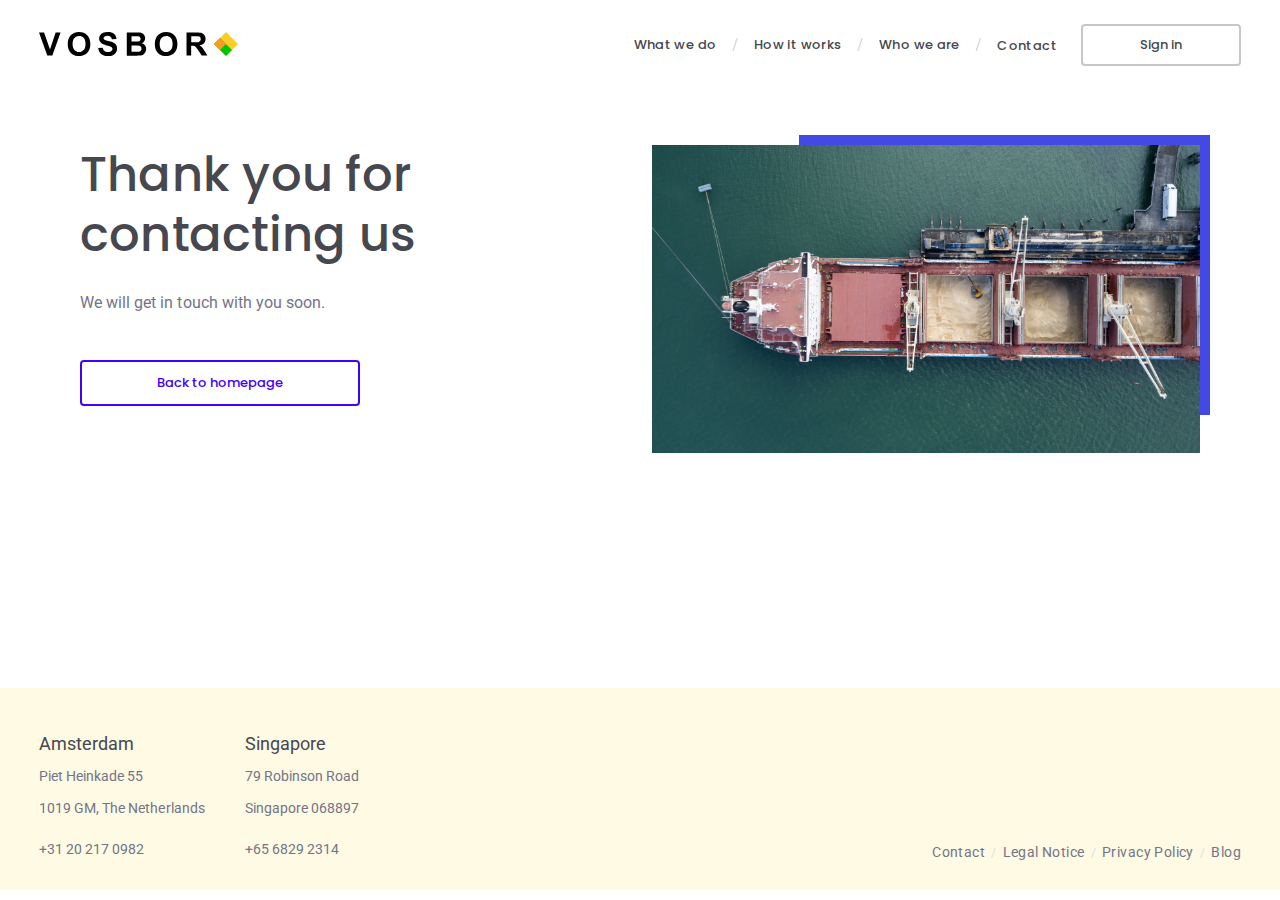
<file: response-ok/index.html>
<!DOCTYPE html><html><head><meta charSet="utf-8"/><meta http-equiv="x-ua-compatible" content="ie=edge"/><meta name="viewport" content="width=device-width, initial-scale=1, shrink-to-fit=no"/><meta name="version" content="3.0"/><style data-href="/styles.b8f1279a79e8b31ac22c.css" data-identity="gatsby-global-css">a,abbr,acronym,address,applet,article,aside,audio,b,big,blockquote,body,canvas,caption,center,cite,code,dd,del,details,dfn,div,dl,dt,em,embed,fieldset,figcaption,figure,footer,form,h1,h2,h3,h4,h5,h6,header,hgroup,html,i,iframe,img,ins,kbd,label,legend,li,mark,menu,nav,object,ol,output,p,pre,q,ruby,s,samp,section,small,span,strike,strong,sub,summary,sup,table,tbody,td,tfoot,th,thead,time,tr,tt,u,ul,var,video{-webkit-margin-before:0;-webkit-margin-after:0;border:0;font-size:100%;font:inherit;margin:0;margin-block-end:0;margin-block-start:0;padding:0;vertical-align:baseline}article,aside,details,figcaption,figure,footer,header,hgroup,menu,nav,section{display:block}body{line-height:1}ol,ul{list-style:none}blockquote,q{quotes:none}blockquote:after,blockquote:before,q:after,q:before{content:"";content:none}table{border-collapse:collapse;border-spacing:0}*{-webkit-font-smoothing:antialiased;-moz-osx-font-smoothing:grayscale}body,html{-webkit-tap-highlight-color:rgba(0,0,0,0);border:0;font-family:Roboto;margin:0;padding:0;scroll-behavior:smooth;-webkit-user-select:none;-ms-user-select:none;user-select:none}@media(max-width:975px){.mobile-hidden{display:none!important}}@media(min-width:768px){.mobile-visible{display:none!important}}@media(max-width:1365px){.tablet-hidden{display:none!important}}@media(min-width:1366px){.tablet-visible{display:none!important}}.even-section{background:#fefae3}a{color:#747487}@-webkit-keyframes rotating{0%{-webkit-transform:rotate(0deg);transform:rotate(0deg)}to{-webkit-transform:rotate(1turn);transform:rotate(1turn)}}@keyframes rotating{0%{-webkit-transform:rotate(0deg);transform:rotate(0deg)}to{-webkit-transform:rotate(1turn);transform:rotate(1turn)}}</style><style>.gatsby-image-wrapper{position:relative;overflow:hidden}.gatsby-image-wrapper picture.object-fit-polyfill{position:static!important}.gatsby-image-wrapper img{bottom:0;height:100%;left:0;margin:0;max-width:none;padding:0;position:absolute;right:0;top:0;width:100%;object-fit:cover}.gatsby-image-wrapper [data-main-image]{opacity:0;transform:translateZ(0);transition:opacity .25s linear;will-change:opacity}.gatsby-image-wrapper-constrained{display:inline-block;vertical-align:top}</style><noscript><style>.gatsby-image-wrapper noscript [data-main-image]{opacity:1!important}.gatsby-image-wrapper [data-placeholder-image]{opacity:0!important}</style></noscript><script type="module">const e="undefined"!=typeof HTMLImageElement&&"loading"in HTMLImageElement.prototype;e&&document.body.addEventListener("load",(function(e){const t=e.target;if(void 0===t.dataset.mainImage)return;if(void 0===t.dataset.gatsbyImageSsr)return;let a=null,n=t;for(;null===a&&n;)void 0!==n.parentNode.dataset.gatsbyImageWrapper&&(a=n.parentNode),n=n.parentNode;const o=a.querySelector("[data-placeholder-image]"),r=new Image;r.src=t.currentSrc,r.decode().catch((()=>{})).then((()=>{t.style.opacity=1,o&&(o.style.opacity=0,o.style.transition="opacity 500ms linear")}))}),!0);</script><style data-styled="" data-styled-version="5.3.3">.cQdKkc{padding:30px 35px 25px;display:-webkit-box;display:-webkit-flex;display:-ms-flexbox;display:flex;-webkit-align-items:center;-webkit-box-align:center;-ms-flex-align:center;align-items:center;-webkit-flex-direction:column;-ms-flex-direction:column;flex-direction:column;gap:42px;}/*!sc*/
@media (min-width:768px){.cQdKkc{padding:40px 39px 25px;-webkit-flex-direction:row;-ms-flex-direction:row;flex-direction:row;-webkit-align-items:flex-end;-webkit-box-align:flex-end;-ms-flex-align:flex-end;align-items:flex-end;-webkit-box-pack:justify;-webkit-justify-content:space-between;-ms-flex-pack:justify;justify-content:space-between;}}/*!sc*/
@media (min-width:1366px){.cQdKkc{padding:40px 80px 25px;}}/*!sc*/
@media (min-width:1919px){.cQdKkc{padding:50px 100px 25px;}}/*!sc*/
data-styled.g1[id="footer__FooterContainer-sc-164g705-0"]{content:"cQdKkc,"}/*!sc*/
.cqDwDZ{display:-webkit-box;display:-webkit-flex;display:-ms-flexbox;display:flex;-webkit-align-items:stretch;-webkit-box-align:stretch;-ms-flex-align:stretch;align-items:stretch;gap:40px;}/*!sc*/
data-styled.g3[id="footer__AddressList-sc-164g705-2"]{content:"cqDwDZ,"}/*!sc*/
.gUKGQN{display:-webkit-box;display:-webkit-flex;display:-ms-flexbox;display:flex;-webkit-flex-direction:column;-ms-flex-direction:column;flex-direction:column;}/*!sc*/
data-styled.g4[id="footer__Address-sc-164g705-3"]{content:"gUKGQN,"}/*!sc*/
.dlRnzW{font-family:Roboto;font-style:normal;font-weight:normal;line-height:32px;-webkit-letter-spacing:0.002em;-moz-letter-spacing:0.002em;-ms-letter-spacing:0.002em;letter-spacing:0.002em;color:#47474f;font-size:16px;}/*!sc*/
@media (min-width:768px){.dlRnzW{font-size:18px;}}/*!sc*/
@media (min-width:1919px){.dlRnzW{font-size:24px;}}/*!sc*/
data-styled.g5[id="footer__AddressTitle-sc-164g705-4"]{content:"dlRnzW,"}/*!sc*/
.kPbGZs{font-family:"Roboto";font-style:normal;font-weight:normal;line-height:32px;-webkit-letter-spacing:0.002em;-moz-letter-spacing:0.002em;-ms-letter-spacing:0.002em;letter-spacing:0.002em;color:#747487;font-size:14px;}/*!sc*/
@media (min-width:1366px){.kPbGZs{font-size:16px;}}/*!sc*/
data-styled.g6[id="footer__AddressLine-sc-164g705-5"]{content:"kPbGZs,"}/*!sc*/
.bLxmnu{font-family:Roboto;font-style:normal;font-weight:normal;line-height:32px;-webkit-letter-spacing:0.002em;-moz-letter-spacing:0.002em;-ms-letter-spacing:0.002em;letter-spacing:0.002em;margin-top:9px;-webkit-text-decoration:none;text-decoration:none;color:#747487;font-size:14px;}/*!sc*/
@media (min-width:1366px){.bLxmnu{font-size:16px;}}/*!sc*/
data-styled.g7[id="footer__Phone-sc-164g705-6"]{content:"bLxmnu,"}/*!sc*/
.hSmfCQ{font-family:Roboto;font-style:normal;font-weight:400;font-size:12px;line-height:20px;-webkit-letter-spacing:0.03em;-moz-letter-spacing:0.03em;-ms-letter-spacing:0.03em;letter-spacing:0.03em;color:#747487;-webkit-text-decoration:none;text-decoration:none;}/*!sc*/
.hSmfCQ:not(:last-child)::after{content:"/";color:#c8c8ca;display:inline-block;vertical-align:middle;opacity:0.5;padding:0 6px;font-size:12px;line-height:20px;}/*!sc*/
@media (min-width:1366px){.hSmfCQ:not(:last-child)::after{padding:0 8px;}}/*!sc*/
@media (min-width:1366px){.hSmfCQ:not(:last-child)::after{padding:0 18px;font-size:14px;line-height:26px;}}/*!sc*/
@media (min-width:1919px){.hSmfCQ:not(:last-child)::after{font-size:16px;line-height:28px;}}/*!sc*/
@media (min-width:768px){.hSmfCQ{font-size:14px;line-height:26px;}}/*!sc*/
@media (min-width:1919px){.hSmfCQ{font-size:16px;line-height:28px;}}/*!sc*/
data-styled.g8[id="footer__FooterLink-sc-164g705-7"]{content:"hSmfCQ,"}/*!sc*/
.ldubDx{display:-webkit-box;display:-webkit-flex;display:-ms-flexbox;display:flex;-webkit-flex-direction:column;-ms-flex-direction:column;flex-direction:column;padding:100px 24px 40px;min-height:calc(100vh - 212px);box-sizing:border-box;gap:24px;}/*!sc*/
@media (min-width:768px){.ldubDx{-webkit-flex-direction:row;-ms-flex-direction:row;flex-direction:row;padding:145px 80px 96px;}.ldubDx > *{width:50%;box-sizing:border-box;position:relative;}}/*!sc*/
@media (min-width:1919px){.ldubDx{padding:217px 100px 68px 121px;}}/*!sc*/
data-styled.g10[id="form-sections__FormSection-sc-17qgm9q-0"]{content:"ldubDx,"}/*!sc*/
.kqgmDy{font-family:"Poppins";font-style:normal;font-weight:500;font-size:32px;line-height:124%;-webkit-letter-spacing:0.005em;-moz-letter-spacing:0.005em;-ms-letter-spacing:0.005em;letter-spacing:0.005em;color:#47474f;padding-bottom:24px;}/*!sc*/
@media (min-width:768px){.kqgmDy{font-size:48px;}}/*!sc*/
@media (min-width:1919px){.kqgmDy{font-size:64px;}}/*!sc*/
data-styled.g11[id="form-sections__FormTitle-sc-17qgm9q-1"]{content:"kqgmDy,"}/*!sc*/
.zDgRo{font-family:"Roboto";font-style:normal;font-weight:normal;font-size:14px;line-height:28px;-webkit-letter-spacing:0.002em;-moz-letter-spacing:0.002em;-ms-letter-spacing:0.002em;letter-spacing:0.002em;color:#747487;}/*!sc*/
@media (min-width:768px){.zDgRo{font-size:16px;line-height:30px;}}/*!sc*/
@media (min-width:1919px){.zDgRo{font-size:18px;line-height:36px;}}/*!sc*/
data-styled.g13[id="form-sections__FormText-sc-17qgm9q-3"]{content:"zDgRo,"}/*!sc*/
.dqsXkn{width:160px;box-sizing:border-box;-webkit-text-decoration:none;text-decoration:none;display:inline-block;text-align:center;white-space:nowrap;padding:0;border-width:2px;border-style:solid;border-radius:4px;font-family:"Poppins";font-weight:500;font-size:13px;height:42px;line-height:38px;}/*!sc*/
@media (min-width:1366px){.dqsXkn{font-size:15px;height:44px;line-height:40px;}}/*!sc*/
@media (min-width:1919px){.dqsXkn{font-size:18px;height:48px;line-height:44px;}}/*!sc*/
data-styled.g18[id="ButtonLink__BaseButtonLink-sc-1ebrgby-0"]{content:"dqsXkn,"}/*!sc*/
.pwHRx{width:160px;box-sizing:border-box;-webkit-text-decoration:none;text-decoration:none;display:inline-block;text-align:center;white-space:nowrap;padding:0;border-width:2px;border-style:solid;border-radius:4px;font-family:"Poppins";font-weight:500;font-size:13px;height:46px;line-height:42px;cursor:pointer;background:#fff;border:2px solid #4200ff;color:#4200ff;border-radius:4px;}/*!sc*/
@media (min-width:1366px){.pwHRx{font-size:15px;height:48px;line-height:44px;}}/*!sc*/
@media (min-width:1919px){.pwHRx{font-size:18px;height:52px;line-height:48px;}}/*!sc*/
.pwHRx:hover{background:#4200ff;color:#fff;}/*!sc*/
@media (min-width:768px){.pwHRx{-webkit-align-self:end;-ms-flex-item-align:end;align-self:end;}}/*!sc*/
.pwHRx:disabled{opacity:0.5;}/*!sc*/
data-styled.g19[id="ButtonLink__SubmitButton-sc-1ebrgby-1"]{content:"pwHRx,"}/*!sc*/
.loKKUv{z-index:1;padding:24px;display:-webkit-box;display:-webkit-flex;display:-ms-flexbox;display:flex;-webkit-box-pack:justify;-webkit-justify-content:space-between;-ms-flex-pack:justify;justify-content:space-between;-webkit-align-items:center;-webkit-box-align:center;-ms-flex-align:center;align-items:center;position:absolute;top:0;right:0;left:0;}/*!sc*/
.loKKUv .links{display:-webkit-box;display:-webkit-flex;display:-ms-flexbox;display:flex;-webkit-align-items:center;-webkit-box-align:center;-ms-flex-align:center;align-items:center;-webkit-flex-wrap:wrap;-ms-flex-wrap:wrap;flex-wrap:wrap;-webkit-box-pack:end;-webkit-justify-content:flex-end;-ms-flex-pack:end;justify-content:flex-end;}/*!sc*/
@media (min-width:768px){.loKKUv{padding:24px 39px;}}/*!sc*/
@media (min-width:1366px){.loKKUv{padding:24px 40px;}}/*!sc*/
@media (min-width:1919px){.loKKUv{padding:24px 68px;}}/*!sc*/
data-styled.g20[id="header__Header-sc-vh8ctx-0"]{content:"loKKUv,"}/*!sc*/
.gqFqOG{font-family:"Poppins";font-style:normal;font-weight:500;font-size:14px;line-height:21px;-webkit-letter-spacing:0.03em;-moz-letter-spacing:0.03em;-ms-letter-spacing:0.03em;letter-spacing:0.03em;color:#47474F;-webkit-text-decoration:none;text-decoration:none;-webkit-transition-property:color;transition-property:color;-webkit-transition-duration:0.3s;transition-duration:0.3s;}/*!sc*/
.gqFqOG:hover{color:rgb(71 71 79 / 75%);}/*!sc*/
.gqFqOG.separator::after{content:"/";color:#C8C8CA;opacity:1;display:inline-block;vertical-align:middle;font-family:"Montserrat";line-height:22px;padding:0 16px;font-size:18px;}/*!sc*/
@media (min-width:1366px){.gqFqOG.separator::after{font-size:24px;padding:0 24px;}}/*!sc*/
.gqFqOG.separator::after:hover{opacity:1;}/*!sc*/
@media (min-width:768px){.gqFqOG{font-size:13px;}}/*!sc*/
@media (min-width:1366px){.gqFqOG{font-size:15px;}}/*!sc*/
@media (min-width:1919px){.gqFqOG{font-size:18px;}}/*!sc*/
data-styled.g21[id="header__HeaderLink-sc-vh8ctx-1"]{content:"gqFqOG,"}/*!sc*/
.ktgKrw{border-color:rgba(255,255,255,0.33);margin-left:24px;color:#47474F;border-color:rgba(71,71,79,0.3);}/*!sc*/
@media (min-width:1366px){.ktgKrw{margin-left:50px;}}/*!sc*/
.ktgKrw:hover,.ktgKrw:active{background:linear-gradient(270deg,#373cd9 2.12%,#243afa 97.88%);border-color:transparent;color:#ffffff;}/*!sc*/
data-styled.g22[id="header__ButtonLink-sc-vh8ctx-2"]{content:"ktgKrw,"}/*!sc*/
.eaobwL{position:relative;}/*!sc*/
.eaobwL::before{content:"";background:#4449e4;position:absolute;width:75%;height:90%;top:-10px;right:-10px;}/*!sc*/
.eaobwL > *{isolation:isolate;}/*!sc*/
data-styled.g46[id="FramedPicture__PictureWrapper-sc-15s0j2s-0"]{content:"eaobwL,"}/*!sc*/
.kNKlEn{margin-top:42px;width:280px;}/*!sc*/
data-styled.g47[id="response-ok__StyledSubmitButton-sc-hmoonx-0"]{content:"kNKlEn,"}/*!sc*/
.iLsFaj{margin-top:64px;}/*!sc*/
@media (min-width:768px){.iLsFaj{margin-top:0;}}/*!sc*/
data-styled.g48[id="response-ok__ImageWrapper-sc-hmoonx-1"]{content:"iLsFaj,"}/*!sc*/
.jjSVSZ{width:100%;}/*!sc*/
@media (min-width:768px){.jjSVSZ{max-width:593px;}}/*!sc*/
@media (min-width:1366px){.jjSVSZ{max-width:850px;}}/*!sc*/
data-styled.g49[id="response-ok__ResponsiveImg-sc-hmoonx-2"]{content:"jjSVSZ,"}/*!sc*/
</style><link rel="sitemap" type="application/xml" href="/sitemap/sitemap-index.xml"/><title data-react-helmet="true">Vosbor - The agricultural commodity trading platform</title><link data-react-helmet="true" rel="canonical" href="https://www.vosbor.com/"/><meta data-react-helmet="true" charSet="utf-8"/><meta data-react-helmet="true" name="description" content=" Vosbor is a grain and oilseed trading platform. Discover how we foster transparency in global agricultural commodity markets. "/><meta data-react-helmet="true" name="keywords" content="commodity trading, commodity, blockchain, market, grain, oilseed, agriculture, agricultural commodities"/><meta data-react-helmet="true" property="og:title" content="Vosbor - The agricultural commodity trading platform"/><meta data-react-helmet="true" property="og:description" content="Vosbor is a grain and oilseed trading platform. Discover how we foster transparency in global agricultural commodity markets."/><meta data-react-helmet="true" property="og:type" content="website"/><meta data-react-helmet="true" property="og:url" content="https://www.vosbor.com/"/><meta data-react-helmet="true" name="robots" content="index, follow"/><link href="https://fonts.googleapis.com/css?family=Poppins:100,200,300,400,500,600|Roboto:100,200,300,400,500,600|IBM+Plex+Mono:100,200,300,400,500,600&amp;display=swap" rel="stylesheet"/><link rel="icon" href="/favicon-32x32.png?v=21c7173ac2f4953a804b70d35e9499ad" type="image/png"/><link rel="manifest" href="/manifest.webmanifest" crossorigin="anonymous"/><link rel="apple-touch-icon" sizes="48x48" href="/icons/icon-48x48.png?v=21c7173ac2f4953a804b70d35e9499ad"/><link rel="apple-touch-icon" sizes="72x72" href="/icons/icon-72x72.png?v=21c7173ac2f4953a804b70d35e9499ad"/><link rel="apple-touch-icon" sizes="96x96" href="/icons/icon-96x96.png?v=21c7173ac2f4953a804b70d35e9499ad"/><link rel="apple-touch-icon" sizes="144x144" href="/icons/icon-144x144.png?v=21c7173ac2f4953a804b70d35e9499ad"/><link rel="apple-touch-icon" sizes="192x192" href="/icons/icon-192x192.png?v=21c7173ac2f4953a804b70d35e9499ad"/><link rel="apple-touch-icon" sizes="256x256" href="/icons/icon-256x256.png?v=21c7173ac2f4953a804b70d35e9499ad"/><link rel="apple-touch-icon" sizes="384x384" href="/icons/icon-384x384.png?v=21c7173ac2f4953a804b70d35e9499ad"/><link rel="apple-touch-icon" sizes="512x512" href="/icons/icon-512x512.png?v=21c7173ac2f4953a804b70d35e9499ad"/><link rel="alternate" type="application/rss+xml" title="Vosbor Blog" href="/rss.xml"/><link as="script" rel="preload" href="/webpack-runtime-964f0cee5fc7c7d425bd.js"/><link as="script" rel="preload" href="/framework-fdf14ba1cbaa93307e24.js"/><link as="script" rel="preload" href="/app-b5ce6df7835c760cb2a8.js"/><link as="script" rel="preload" href="/commons-c2d75699a0ea07b551c5.js"/><link as="script" rel="preload" href="/8a004f2ad7bc784f49b745699d256ff63599d9a4-3d3cad0e3cf9f8e1bd83.js"/><link as="script" rel="preload" href="/component---src-pages-response-ok-js-733b7061faa035e9bf3e.js"/><link as="fetch" rel="preload" href="/page-data/response-ok/page-data.json" crossorigin="anonymous"/><link as="fetch" rel="preload" href="/page-data/app-data.json" crossorigin="anonymous"/></head><body><noscript><iframe src="https://www.googletagmanager.com/ns.html?id=GTM-PGRDJVG" height="0" width="0" style="display:none;visibility:hidden"></iframe></noscript><div id="___gatsby"><div style="outline:none" tabindex="-1" id="gatsby-focus-wrapper"><main><header class="header__Header-sc-vh8ctx-0 loKKUv"><a href="/"><svg width="200" height="24" viewBox="0 0 200 24" fill="none"><g clip-path="url(#clip0_995_800)"><path d="M16.648 0.403381L10.9978 17.5462L5.04486 0.403381H0L8.27357 23.5967H13.3184L21.592 0.403381H16.648Z" fill="black"></path><path d="M28.7556 12.2017C28.7556 9.88235 29.1592 7.86555 29.8655 6.2521C30.37 5.04202 31.0763 3.93277 31.9843 3.02521C32.8924 2.11765 33.9014 1.41176 35.0112 0.907563C36.4238 0.302521 38.1391 0 40.0561 0C43.4866 0 46.2108 1.10924 48.2288 3.22689C50.2467 5.34454 51.3566 8.26891 51.3566 12.1008C51.3566 15.8319 50.3476 18.7563 48.3297 20.874C46.3117 22.9916 43.5875 24.1008 40.157 24.1008C36.7265 24.1008 34.0023 23.0924 31.8834 20.9748C29.7646 18.7563 28.7556 15.8319 28.7556 12.2017ZM33.5987 12C33.5987 14.6219 34.2041 16.6387 35.4148 17.9496C36.6256 19.2605 38.1391 19.9664 40.0561 19.9664C41.9732 19.9664 43.4866 19.2605 44.6974 17.9496C45.9081 16.6387 46.5135 14.6219 46.5135 11.8992C46.5135 9.27731 45.9081 7.26051 44.7983 5.94958C43.4866 4.63866 41.9732 4.03361 40.0561 4.03361C38.1391 4.03361 36.5247 4.7395 35.4148 6.05042C34.2041 7.36135 33.5987 9.27731 33.5987 12Z" fill="black"></path><path d="M59.2268 16.0336L63.7672 15.6303C64.0699 17.1429 64.5744 18.2521 65.4824 18.958C66.2896 19.6639 67.5004 20.0672 68.9129 20.0672C70.4264 20.0672 71.5363 19.7647 72.3434 19.0588C73.1506 18.4538 73.4533 17.6471 73.4533 16.8403C73.4533 16.3361 73.2515 15.8319 72.9488 15.4286C72.6461 15.0252 72.0408 14.7227 71.2336 14.4202C70.7291 14.2185 69.4174 13.916 67.5004 13.4118C64.9779 12.8067 63.2627 12 62.2537 11.0924C60.8412 9.78151 60.1349 8.26891 60.1349 6.45378C60.1349 5.2437 60.4376 4.13445 61.1439 3.12605C61.8501 2.11765 62.7582 1.31092 64.0699 0.806723C65.2806 0.302521 66.7941 0 68.6102 0C71.5363 0 73.756 0.605042 75.1686 1.91597C76.682 3.22689 77.3883 4.94118 77.4892 7.05882L72.8479 7.2605C72.6461 6.05042 72.2425 5.2437 71.5363 4.63866C70.83 4.13445 69.9219 3.83193 68.6102 3.83193C67.2986 3.83193 66.1887 4.13445 65.3815 4.63866C64.8771 5.04202 64.5744 5.54622 64.5744 6.15126C64.5744 6.65546 64.7762 7.15966 65.2806 7.56303C65.886 8.06723 67.2986 8.57143 69.6192 9.07563C71.9399 9.57983 73.5542 10.1849 74.6641 10.7899C75.774 11.395 76.5811 12.2017 77.1865 13.1092C77.7919 14.1176 78.0946 15.3277 78.0946 16.8403C78.0946 18.1513 77.691 19.4622 76.9847 20.5714C76.2784 21.7815 75.1686 22.5882 73.8569 23.1933C72.5452 23.7983 70.83 24 68.812 24C65.886 24 63.6663 23.2941 62.0519 21.9832C60.5385 20.6723 59.5295 18.6555 59.2268 16.0336Z" fill="black"></path><path d="M87.7805 0.403381H97.0631C98.8792 0.403381 100.292 0.504222 101.2 0.605062C102.108 0.806743 102.915 1.10926 103.621 1.61347C104.328 2.11767 104.933 2.72271 105.438 3.52943C105.942 4.33615 106.144 5.24372 106.144 6.25212C106.144 7.36136 105.841 8.36977 105.236 9.27733C104.63 10.1849 103.823 10.8908 102.814 11.2941C104.227 11.6975 105.337 12.4034 106.043 13.4118C106.85 14.4202 107.153 15.5294 107.153 16.9412C107.153 17.9496 106.951 19.0588 106.447 20.0672C105.942 21.0756 105.236 21.8824 104.429 22.4874C103.621 23.0925 102.512 23.4958 101.301 23.5967C100.494 23.6975 98.6774 23.6975 95.6505 23.7983H87.7805V0.403381ZM92.5227 4.23531V9.57985H95.5496C97.3658 9.57985 98.4756 9.57985 98.9801 9.47901C99.7873 9.37817 100.393 9.07565 100.897 8.67229C101.402 8.16809 101.603 7.56305 101.603 6.85716C101.603 6.15128 101.402 5.54624 100.998 5.14288C100.594 4.73952 99.9891 4.43699 99.1819 4.33615C98.6774 4.23531 97.3658 4.23531 95.146 4.23531H92.5227ZM92.5227 13.5126V19.7647H96.8613C98.5765 19.7647 99.5855 19.7647 100.09 19.6639C100.796 19.563 101.402 19.2605 101.805 18.7563C102.209 18.2521 102.512 17.6471 102.512 16.7395C102.512 16.0336 102.31 15.4286 102.007 14.9244C101.704 14.4202 101.2 14.1177 100.494 13.8151C99.8882 13.6135 98.4756 13.5126 96.3568 13.5126H92.5227Z" fill="black"></path><path d="M115.83 12.2017C115.83 9.88235 116.234 7.86555 116.94 6.2521C117.444 5.04202 118.151 4.03361 119.059 3.02521C119.967 2.11765 120.976 1.41176 122.086 0.907563C123.498 0.302521 125.214 0 127.131 0C130.561 0 133.285 1.10924 135.303 3.22689C137.321 5.34454 138.431 8.26891 138.431 12.1008C138.431 15.8319 137.422 18.7563 135.404 20.874C133.386 22.9916 130.662 24.1008 127.231 24.1008C123.801 24.1008 121.077 23.0924 118.958 20.9748C116.839 18.7563 115.83 15.8319 115.83 12.2017ZM120.673 12C120.673 14.6219 121.279 16.6387 122.489 17.9496C123.7 19.2605 125.214 19.9664 127.131 19.9664C129.048 19.9664 130.561 19.2605 131.772 17.9496C132.983 16.6387 133.588 14.6219 133.588 11.8992C133.588 9.27731 132.983 7.26051 131.873 5.94958C130.561 4.63866 129.048 4.03361 127.131 4.03361C125.214 4.03361 123.599 4.7395 122.489 6.05042C121.279 7.36135 120.673 9.27731 120.673 12Z" fill="black"></path><path d="M147.512 23.5967V0.403381H157.4C159.922 0.403381 161.637 0.605062 162.848 1.00842C163.958 1.41178 164.866 2.21851 165.572 3.22691C166.279 4.33615 166.581 5.54624 166.581 6.85716C166.581 8.57145 166.077 10.0841 165.068 11.1933C164.059 12.3025 162.545 13.0084 160.427 13.3109C161.436 13.916 162.243 14.521 162.949 15.2269C163.655 15.9328 164.462 17.1429 165.572 18.958L168.397 23.4958H162.747L159.317 18.4538C158.106 16.6387 157.299 15.5294 156.794 15.0252C156.391 14.521 155.886 14.2185 155.382 14.0168C154.877 13.8151 154.07 13.7143 153.061 13.7143H152.153V23.395H147.512V23.5967ZM152.254 10.1849H155.684C157.904 10.1849 159.317 10.0841 159.922 9.88237C160.527 9.68069 160.931 9.37817 161.234 8.87397C161.536 8.36977 161.738 7.86557 161.738 7.15968C161.738 6.35296 161.536 5.74792 161.133 5.24372C160.729 4.73952 160.124 4.437 159.317 4.33615C158.913 4.23531 157.803 4.23531 155.886 4.23531H152.254V10.1849Z" fill="black"></path><path d="M187 0L199 12L187 24L175 12L187 0Z" fill="#FDCC27"></path><path d="M181 5.99971L193 17.9997L187 23.9997L175 11.9997L181 5.99971Z" fill="#00C400"></path><path d="M181 5.99971L187 11.9997L181 17.9997L175 11.9997L181 5.99971Z" fill="#FD9A27"></path></g><defs><clipPath id="clip0_995_800"><rect width="200" height="24" fill="white"></rect></clipPath></defs></svg></a><div class="links"><a id="what_we_do" href="/#whatwedo" class="header__HeaderLink-sc-vh8ctx-1 gqFqOG separator mobile-hidden">What we do</a><a id="how_it_works" href="/#howitworks" class="header__HeaderLink-sc-vh8ctx-1 gqFqOG separator mobile-hidden">How it works</a><a id="who_we_are" href="/#whoweare" class="header__HeaderLink-sc-vh8ctx-1 gqFqOG separator mobile-hidden">Who we are</a><a id="contact" href="/contact" class="header__HeaderLink-sc-vh8ctx-1 gqFqOG">Contact</a><a id="login_button" href="https://exchange.vosbor.com/" class="ButtonLink__BaseButtonLink-sc-1ebrgby-0 header__ButtonLink-sc-vh8ctx-2 dqsXkn ktgKrw mobile-hidden">Sign in</a></div></header><section class="form-sections__FormSection-sc-17qgm9q-0 ldubDx"><div><h1 class="form-sections__FormTitle-sc-17qgm9q-1 kqgmDy">Thank you for contacting us</h1><div class="form-sections__FormText-sc-17qgm9q-3 zDgRo">We will get in touch with you soon.</div><a href="/"><button class="ButtonLink__SubmitButton-sc-1ebrgby-1 response-ok__StyledSubmitButton-sc-hmoonx-0 pwHRx kNKlEn">Back to homepage</button></a></div><div class="response-ok__ImageWrapper-sc-hmoonx-1 iLsFaj"><div color="#4449e4" class="FramedPicture__PictureWrapper-sc-15s0j2s-0 eaobwL"><source media="(min-width: 1366px)" srcSet="/static/trading_l-94005659d9c351f69d5b3fe73cae203f.png"/><source media="(min-width: 768px)" srcSet="/static/trading_l-94005659d9c351f69d5b3fe73cae203f.png"/><img src="/static/trading_l-94005659d9c351f69d5b3fe73cae203f.png" class="response-ok__ResponsiveImg-sc-hmoonx-2 jjSVSZ"/></div></div></section><footer class="footer__FooterContainer-sc-164g705-0 cQdKkc even-section"><div class="footer__AddressWrapper-sc-164g705-1 hMBHUY"><div class="footer__AddressList-sc-164g705-2 cqDwDZ"><address class="footer__Address-sc-164g705-3 gUKGQN"><h4 class="footer__AddressTitle-sc-164g705-4 dlRnzW">Amsterdam</h4><span class="footer__AddressLine-sc-164g705-5 kPbGZs">Piet Heinkade 55</span><span class="footer__AddressLine-sc-164g705-5 kPbGZs">1019 GM, The Netherlands</span><a class="footer__Phone-sc-164g705-6 bLxmnu">+31 20 217 0982</a></address><address class="footer__Address-sc-164g705-3 gUKGQN"><h4 class="footer__AddressTitle-sc-164g705-4 dlRnzW">Singapore</h4><span class="footer__AddressLine-sc-164g705-5 kPbGZs">79 Robinson Road</span><span class="footer__AddressLine-sc-164g705-5 kPbGZs">Singapore 068897</span><a class="footer__Phone-sc-164g705-6 bLxmnu">+65 6829 2314</a></address></div></div><div class="links"><a href="/contact" class="footer__FooterLink-sc-164g705-7 hSmfCQ">Contact</a><a href="/legal-notice" class="footer__FooterLink-sc-164g705-7 hSmfCQ">Legal Notice</a><a href="/privacy-policy" class="footer__FooterLink-sc-164g705-7 hSmfCQ">Privacy Policy</a><a href="/blog" class="footer__FooterLink-sc-164g705-7 hSmfCQ">Blog</a></div><a class="tablet-hidden" style="min-width:360px;text-align:right" href="/"><svg width="200" height="24" viewBox="0 0 200 24" fill="none"><g clip-path="url(#clip0_995_800)"><path d="M16.648 0.403381L10.9978 17.5462L5.04486 0.403381H0L8.27357 23.5967H13.3184L21.592 0.403381H16.648Z" fill="black"></path><path d="M28.7556 12.2017C28.7556 9.88235 29.1592 7.86555 29.8655 6.2521C30.37 5.04202 31.0763 3.93277 31.9843 3.02521C32.8924 2.11765 33.9014 1.41176 35.0112 0.907563C36.4238 0.302521 38.1391 0 40.0561 0C43.4866 0 46.2108 1.10924 48.2288 3.22689C50.2467 5.34454 51.3566 8.26891 51.3566 12.1008C51.3566 15.8319 50.3476 18.7563 48.3297 20.874C46.3117 22.9916 43.5875 24.1008 40.157 24.1008C36.7265 24.1008 34.0023 23.0924 31.8834 20.9748C29.7646 18.7563 28.7556 15.8319 28.7556 12.2017ZM33.5987 12C33.5987 14.6219 34.2041 16.6387 35.4148 17.9496C36.6256 19.2605 38.1391 19.9664 40.0561 19.9664C41.9732 19.9664 43.4866 19.2605 44.6974 17.9496C45.9081 16.6387 46.5135 14.6219 46.5135 11.8992C46.5135 9.27731 45.9081 7.26051 44.7983 5.94958C43.4866 4.63866 41.9732 4.03361 40.0561 4.03361C38.1391 4.03361 36.5247 4.7395 35.4148 6.05042C34.2041 7.36135 33.5987 9.27731 33.5987 12Z" fill="black"></path><path d="M59.2268 16.0336L63.7672 15.6303C64.0699 17.1429 64.5744 18.2521 65.4824 18.958C66.2896 19.6639 67.5004 20.0672 68.9129 20.0672C70.4264 20.0672 71.5363 19.7647 72.3434 19.0588C73.1506 18.4538 73.4533 17.6471 73.4533 16.8403C73.4533 16.3361 73.2515 15.8319 72.9488 15.4286C72.6461 15.0252 72.0408 14.7227 71.2336 14.4202C70.7291 14.2185 69.4174 13.916 67.5004 13.4118C64.9779 12.8067 63.2627 12 62.2537 11.0924C60.8412 9.78151 60.1349 8.26891 60.1349 6.45378C60.1349 5.2437 60.4376 4.13445 61.1439 3.12605C61.8501 2.11765 62.7582 1.31092 64.0699 0.806723C65.2806 0.302521 66.7941 0 68.6102 0C71.5363 0 73.756 0.605042 75.1686 1.91597C76.682 3.22689 77.3883 4.94118 77.4892 7.05882L72.8479 7.2605C72.6461 6.05042 72.2425 5.2437 71.5363 4.63866C70.83 4.13445 69.9219 3.83193 68.6102 3.83193C67.2986 3.83193 66.1887 4.13445 65.3815 4.63866C64.8771 5.04202 64.5744 5.54622 64.5744 6.15126C64.5744 6.65546 64.7762 7.15966 65.2806 7.56303C65.886 8.06723 67.2986 8.57143 69.6192 9.07563C71.9399 9.57983 73.5542 10.1849 74.6641 10.7899C75.774 11.395 76.5811 12.2017 77.1865 13.1092C77.7919 14.1176 78.0946 15.3277 78.0946 16.8403C78.0946 18.1513 77.691 19.4622 76.9847 20.5714C76.2784 21.7815 75.1686 22.5882 73.8569 23.1933C72.5452 23.7983 70.83 24 68.812 24C65.886 24 63.6663 23.2941 62.0519 21.9832C60.5385 20.6723 59.5295 18.6555 59.2268 16.0336Z" fill="black"></path><path d="M87.7805 0.403381H97.0631C98.8792 0.403381 100.292 0.504222 101.2 0.605062C102.108 0.806743 102.915 1.10926 103.621 1.61347C104.328 2.11767 104.933 2.72271 105.438 3.52943C105.942 4.33615 106.144 5.24372 106.144 6.25212C106.144 7.36136 105.841 8.36977 105.236 9.27733C104.63 10.1849 103.823 10.8908 102.814 11.2941C104.227 11.6975 105.337 12.4034 106.043 13.4118C106.85 14.4202 107.153 15.5294 107.153 16.9412C107.153 17.9496 106.951 19.0588 106.447 20.0672C105.942 21.0756 105.236 21.8824 104.429 22.4874C103.621 23.0925 102.512 23.4958 101.301 23.5967C100.494 23.6975 98.6774 23.6975 95.6505 23.7983H87.7805V0.403381ZM92.5227 4.23531V9.57985H95.5496C97.3658 9.57985 98.4756 9.57985 98.9801 9.47901C99.7873 9.37817 100.393 9.07565 100.897 8.67229C101.402 8.16809 101.603 7.56305 101.603 6.85716C101.603 6.15128 101.402 5.54624 100.998 5.14288C100.594 4.73952 99.9891 4.43699 99.1819 4.33615C98.6774 4.23531 97.3658 4.23531 95.146 4.23531H92.5227ZM92.5227 13.5126V19.7647H96.8613C98.5765 19.7647 99.5855 19.7647 100.09 19.6639C100.796 19.563 101.402 19.2605 101.805 18.7563C102.209 18.2521 102.512 17.6471 102.512 16.7395C102.512 16.0336 102.31 15.4286 102.007 14.9244C101.704 14.4202 101.2 14.1177 100.494 13.8151C99.8882 13.6135 98.4756 13.5126 96.3568 13.5126H92.5227Z" fill="black"></path><path d="M115.83 12.2017C115.83 9.88235 116.234 7.86555 116.94 6.2521C117.444 5.04202 118.151 4.03361 119.059 3.02521C119.967 2.11765 120.976 1.41176 122.086 0.907563C123.498 0.302521 125.214 0 127.131 0C130.561 0 133.285 1.10924 135.303 3.22689C137.321 5.34454 138.431 8.26891 138.431 12.1008C138.431 15.8319 137.422 18.7563 135.404 20.874C133.386 22.9916 130.662 24.1008 127.231 24.1008C123.801 24.1008 121.077 23.0924 118.958 20.9748C116.839 18.7563 115.83 15.8319 115.83 12.2017ZM120.673 12C120.673 14.6219 121.279 16.6387 122.489 17.9496C123.7 19.2605 125.214 19.9664 127.131 19.9664C129.048 19.9664 130.561 19.2605 131.772 17.9496C132.983 16.6387 133.588 14.6219 133.588 11.8992C133.588 9.27731 132.983 7.26051 131.873 5.94958C130.561 4.63866 129.048 4.03361 127.131 4.03361C125.214 4.03361 123.599 4.7395 122.489 6.05042C121.279 7.36135 120.673 9.27731 120.673 12Z" fill="black"></path><path d="M147.512 23.5967V0.403381H157.4C159.922 0.403381 161.637 0.605062 162.848 1.00842C163.958 1.41178 164.866 2.21851 165.572 3.22691C166.279 4.33615 166.581 5.54624 166.581 6.85716C166.581 8.57145 166.077 10.0841 165.068 11.1933C164.059 12.3025 162.545 13.0084 160.427 13.3109C161.436 13.916 162.243 14.521 162.949 15.2269C163.655 15.9328 164.462 17.1429 165.572 18.958L168.397 23.4958H162.747L159.317 18.4538C158.106 16.6387 157.299 15.5294 156.794 15.0252C156.391 14.521 155.886 14.2185 155.382 14.0168C154.877 13.8151 154.07 13.7143 153.061 13.7143H152.153V23.395H147.512V23.5967ZM152.254 10.1849H155.684C157.904 10.1849 159.317 10.0841 159.922 9.88237C160.527 9.68069 160.931 9.37817 161.234 8.87397C161.536 8.36977 161.738 7.86557 161.738 7.15968C161.738 6.35296 161.536 5.74792 161.133 5.24372C160.729 4.73952 160.124 4.437 159.317 4.33615C158.913 4.23531 157.803 4.23531 155.886 4.23531H152.254V10.1849Z" fill="black"></path><path d="M187 0L199 12L187 24L175 12L187 0Z" fill="#FDCC27"></path><path d="M181 5.99971L193 17.9997L187 23.9997L175 11.9997L181 5.99971Z" fill="#00C400"></path><path d="M181 5.99971L187 11.9997L181 17.9997L175 11.9997L181 5.99971Z" fill="#FD9A27"></path></g><defs><clipPath id="clip0_995_800"><rect width="200" height="24" fill="white"></rect></clipPath></defs></svg></a></footer></main></div><div id="gatsby-announcer" style="position:absolute;top:0;width:1px;height:1px;padding:0;overflow:hidden;clip:rect(0, 0, 0, 0);white-space:nowrap;border:0" aria-live="assertive" aria-atomic="true"></div></div><script id="gatsby-script-loader">/*<![CDATA[*/window.pagePath="/response-ok/";/*]]>*/</script><script id="gatsby-chunk-mapping">/*<![CDATA[*/window.___chunkMapping={"polyfill":["/polyfill-15a10c5829e4bfdc6249.js"],"app":["/app-b5ce6df7835c760cb2a8.js"],"component---src-pages-404-js":["/component---src-pages-404-js-466b257575571e49ae56.js"],"component---src-pages-blog-js":["/component---src-pages-blog-js-3b44acce0ee8c858089f.js"],"component---src-pages-careers-js":["/component---src-pages-careers-js-a1e67edbce32c14a4706.js"],"component---src-pages-contact-js":["/component---src-pages-contact-js-55af27c8174eb75b270b.js"],"component---src-pages-index-js":["/component---src-pages-index-js-5de23fe57c02ebfb4604.js"],"component---src-pages-legal-notice-js":["/component---src-pages-legal-notice-js-4e830ed75d0d165514ee.js"],"component---src-pages-markdown-remark-frontmatter-slug-js":["/component---src-pages-markdown-remark-frontmatter-slug-js-43f01158018414b31fd7.js"],"component---src-pages-press-js":["/component---src-pages-press-js-ec1d1aa9fdb832635810.js"],"component---src-pages-privacy-policy-js":["/component---src-pages-privacy-policy-js-84da994818ae719875eb.js"],"component---src-pages-response-ok-js":["/component---src-pages-response-ok-js-733b7061faa035e9bf3e.js"]};/*]]>*/</script><script src="/polyfill-15a10c5829e4bfdc6249.js" nomodule=""></script><script src="/component---src-pages-response-ok-js-733b7061faa035e9bf3e.js" async=""></script><script src="/8a004f2ad7bc784f49b745699d256ff63599d9a4-3d3cad0e3cf9f8e1bd83.js" async=""></script><script src="/commons-c2d75699a0ea07b551c5.js" async=""></script><script src="/app-b5ce6df7835c760cb2a8.js" async=""></script><script src="/framework-fdf14ba1cbaa93307e24.js" async=""></script><script src="/webpack-runtime-964f0cee5fc7c7d425bd.js" async=""></script></body></html>
</file>
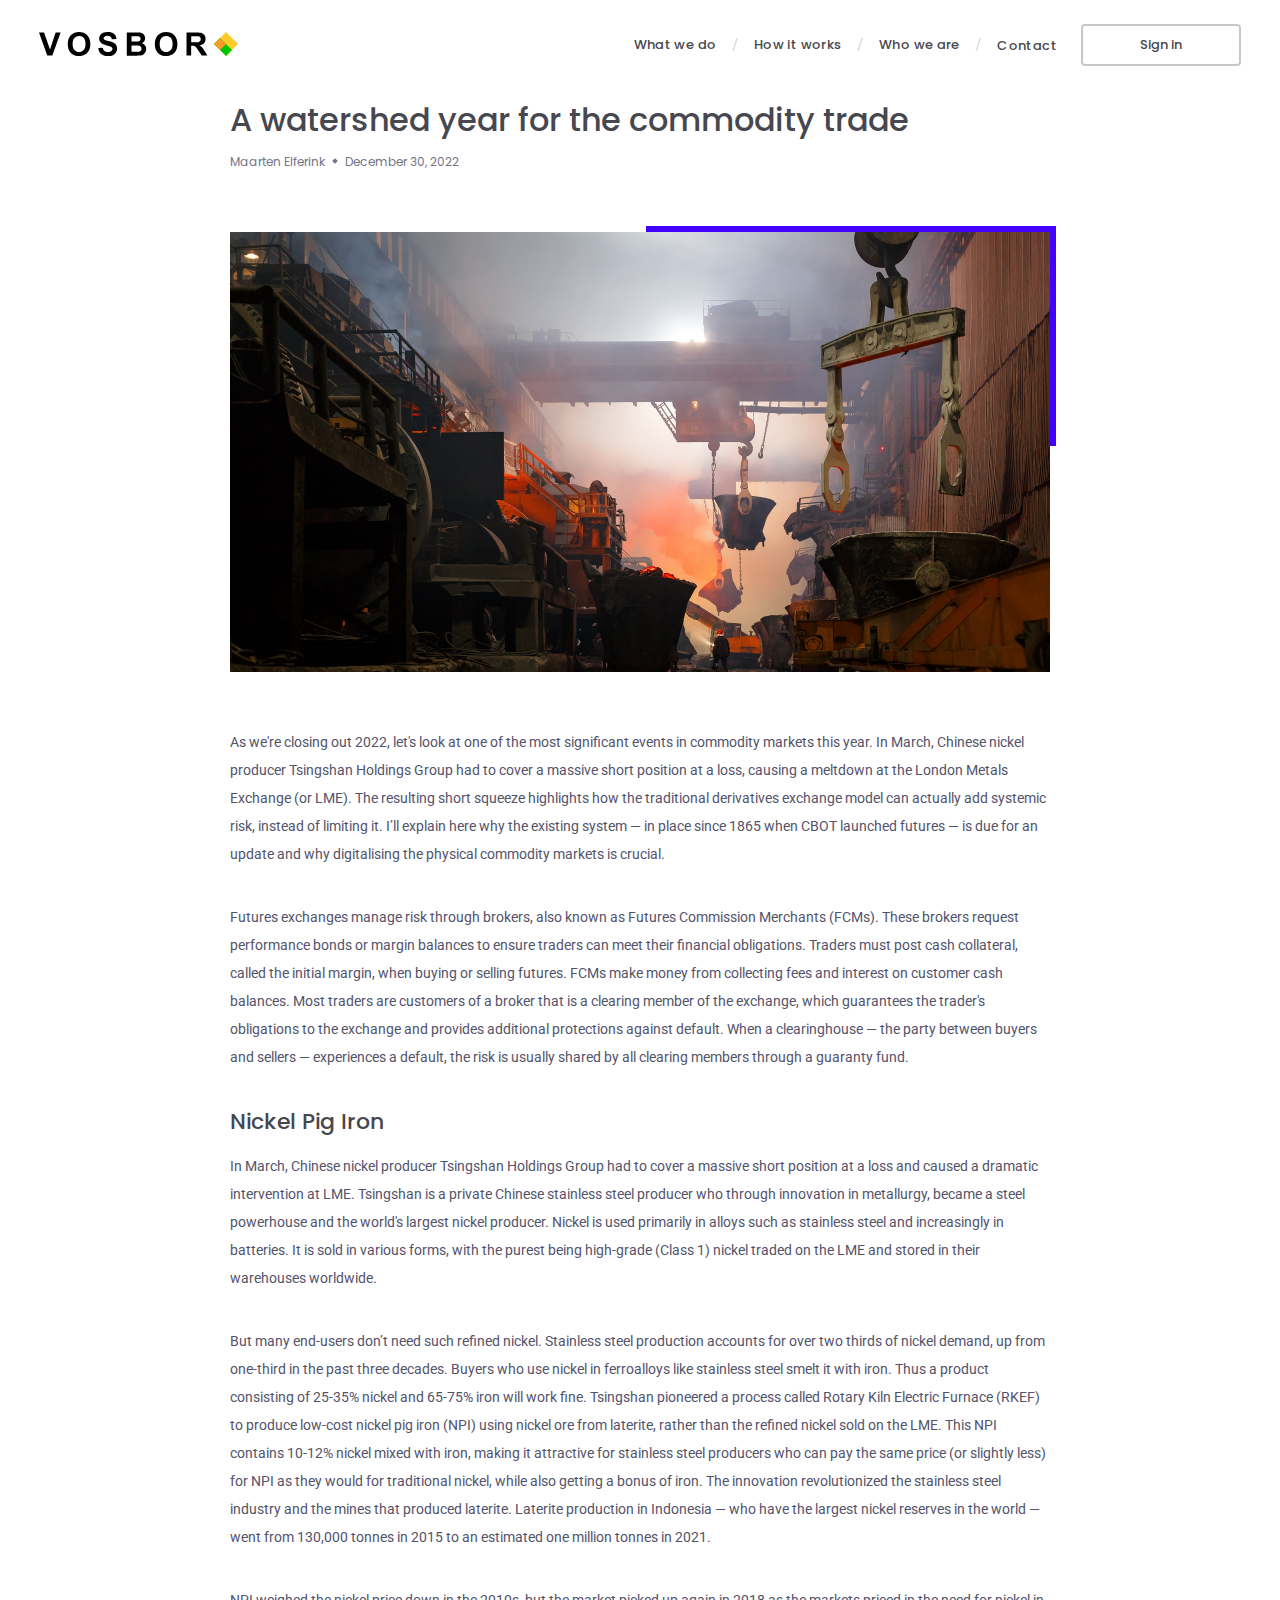
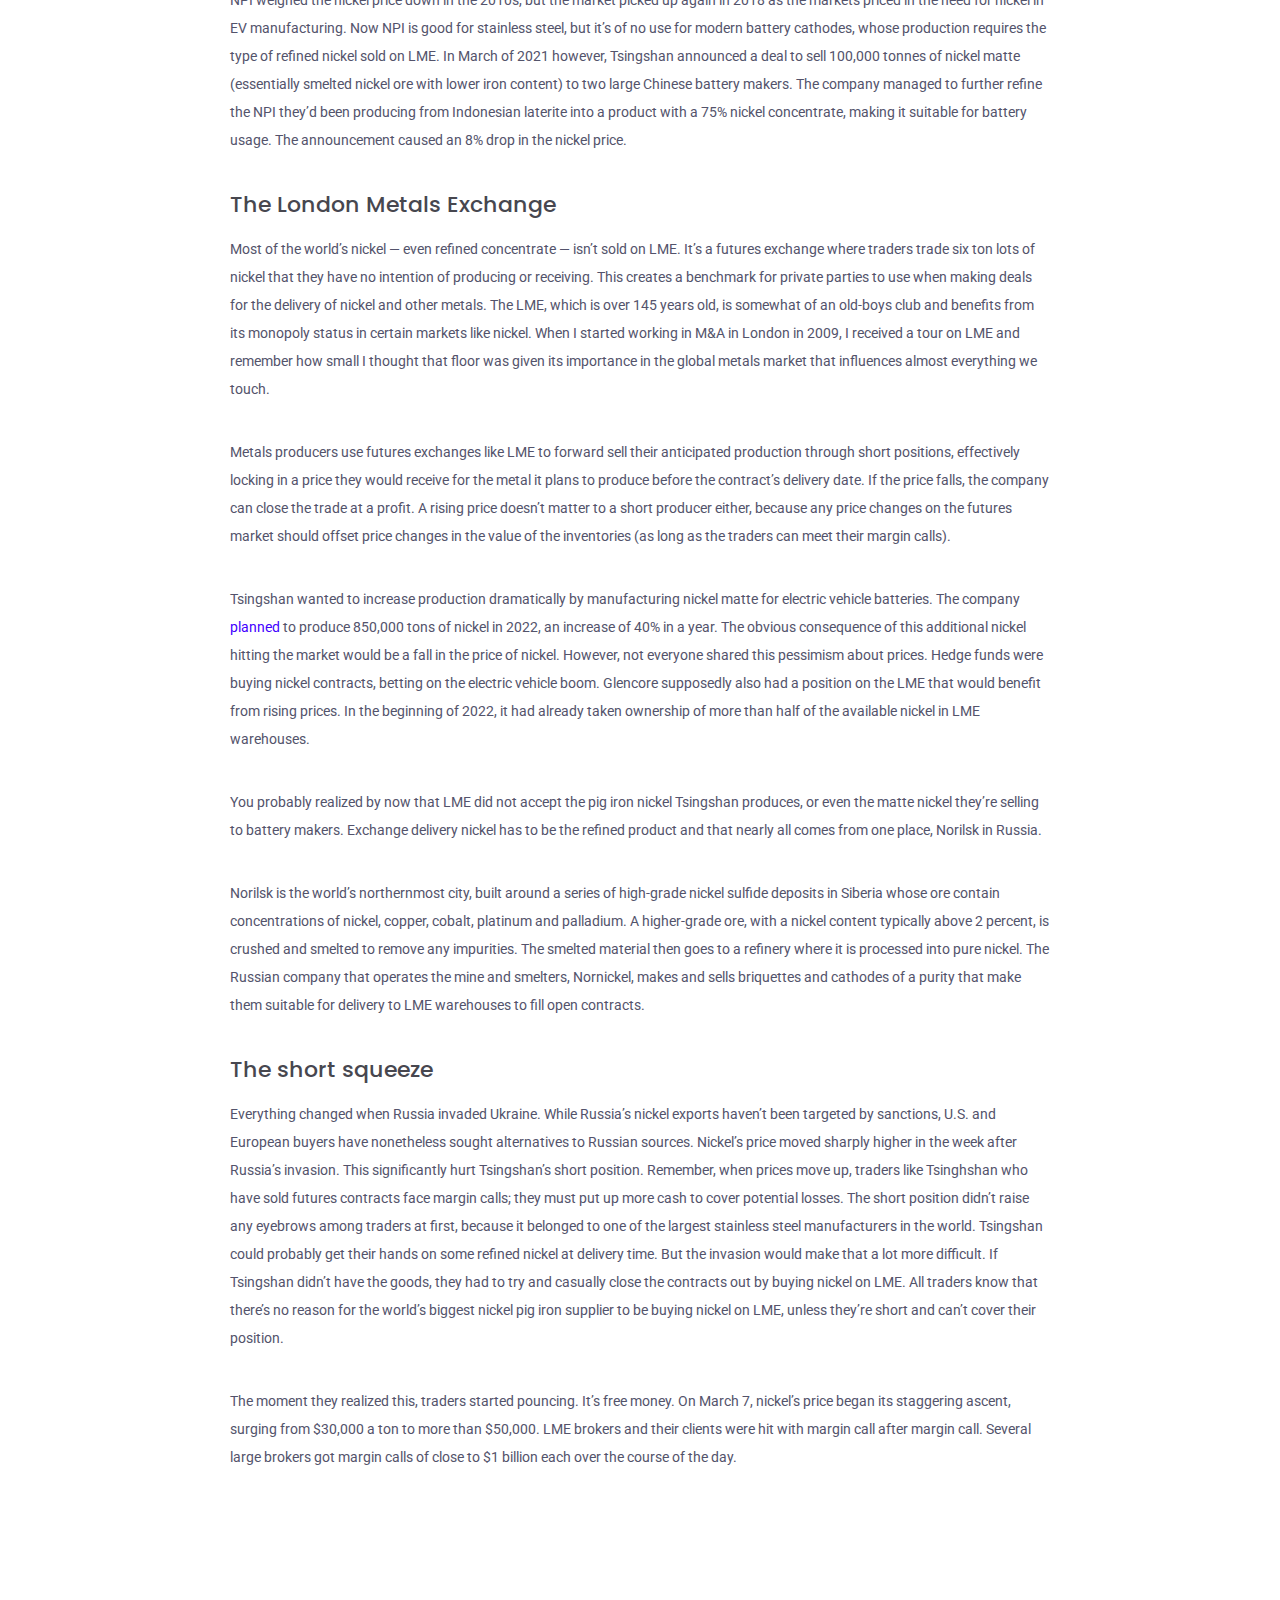
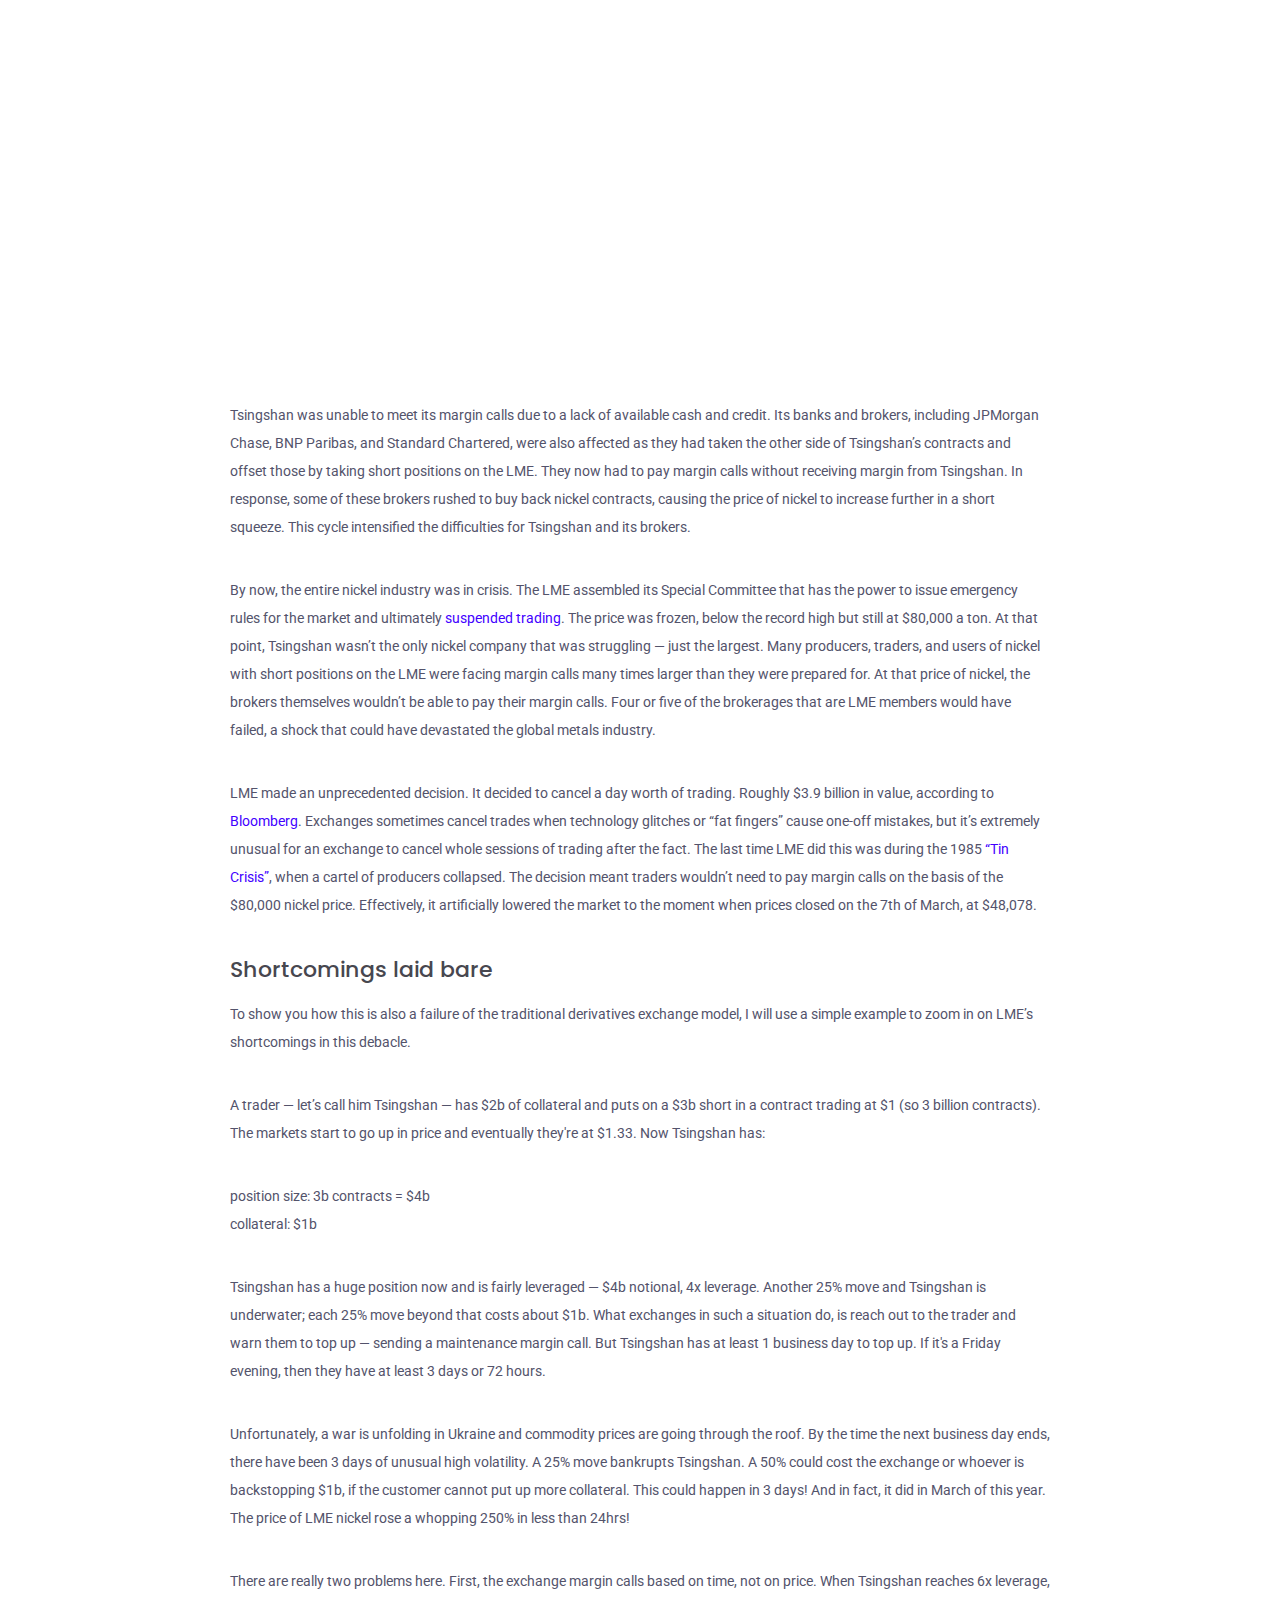
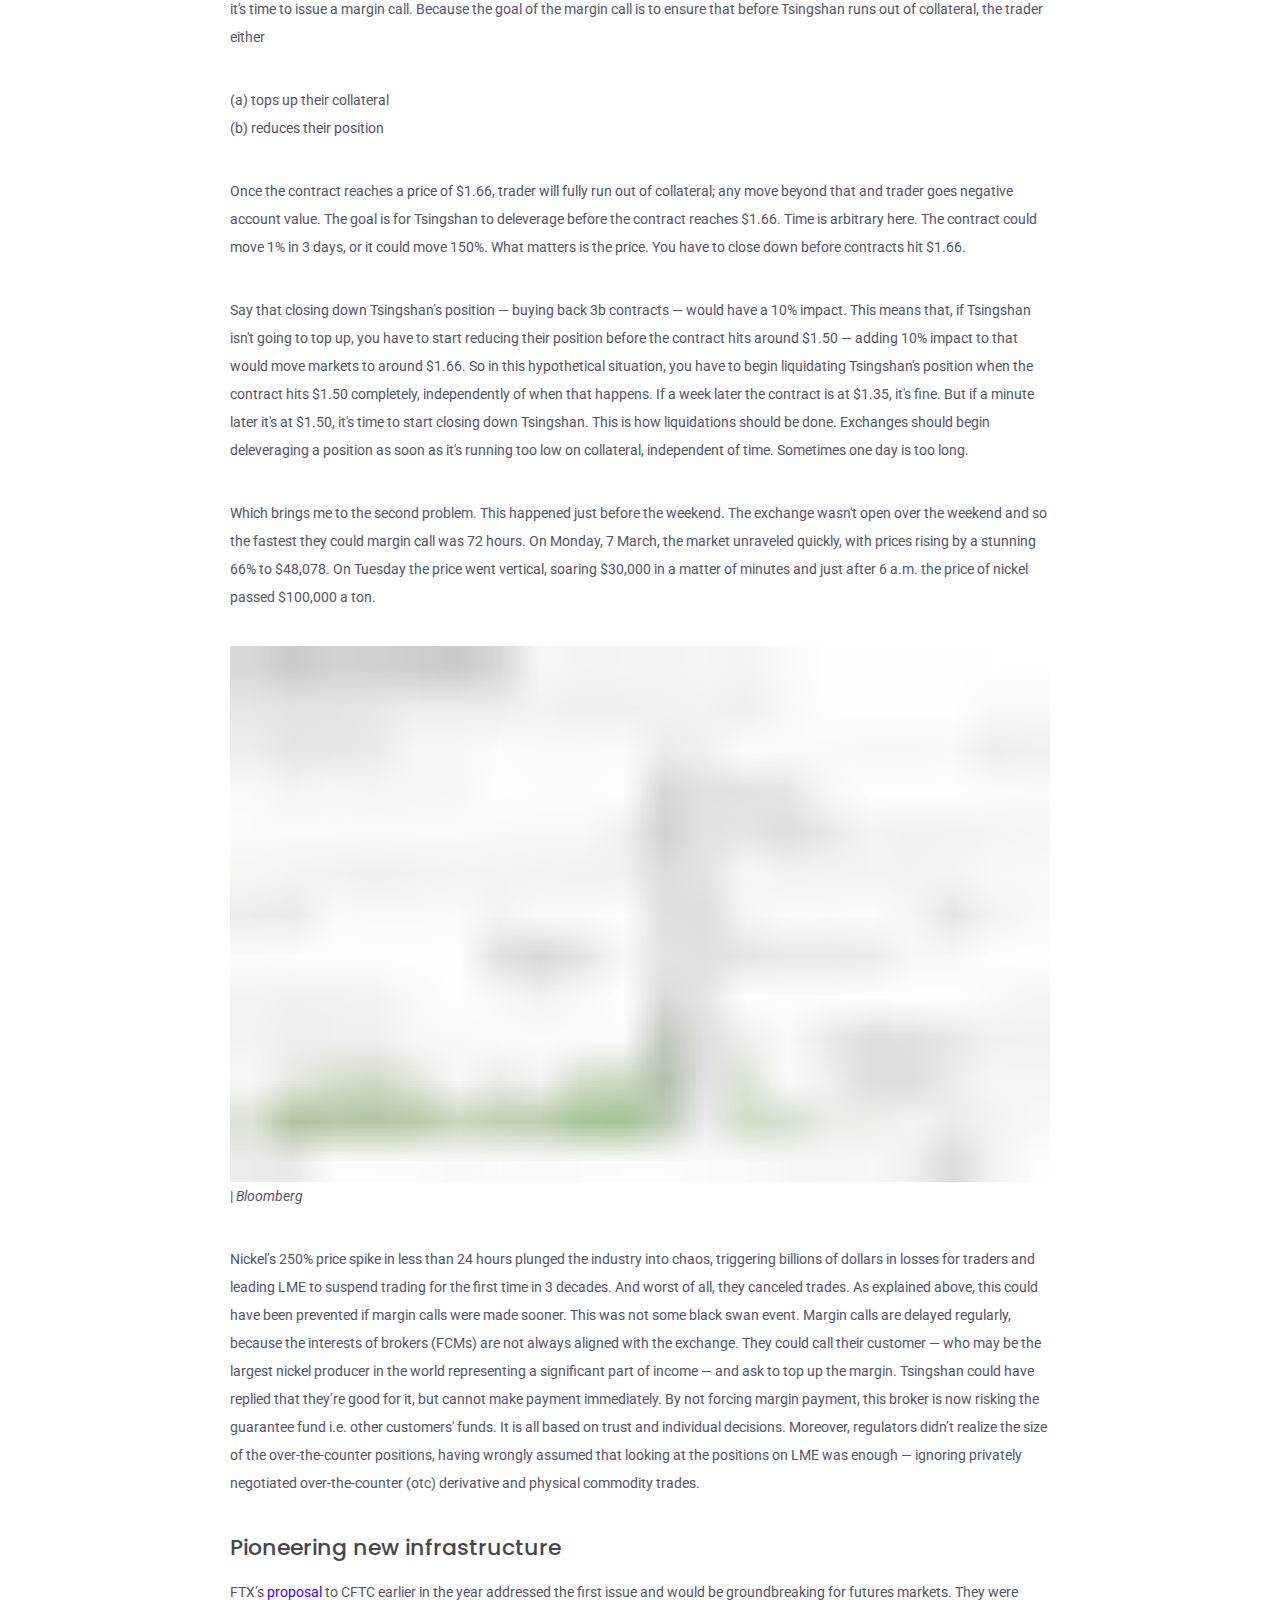
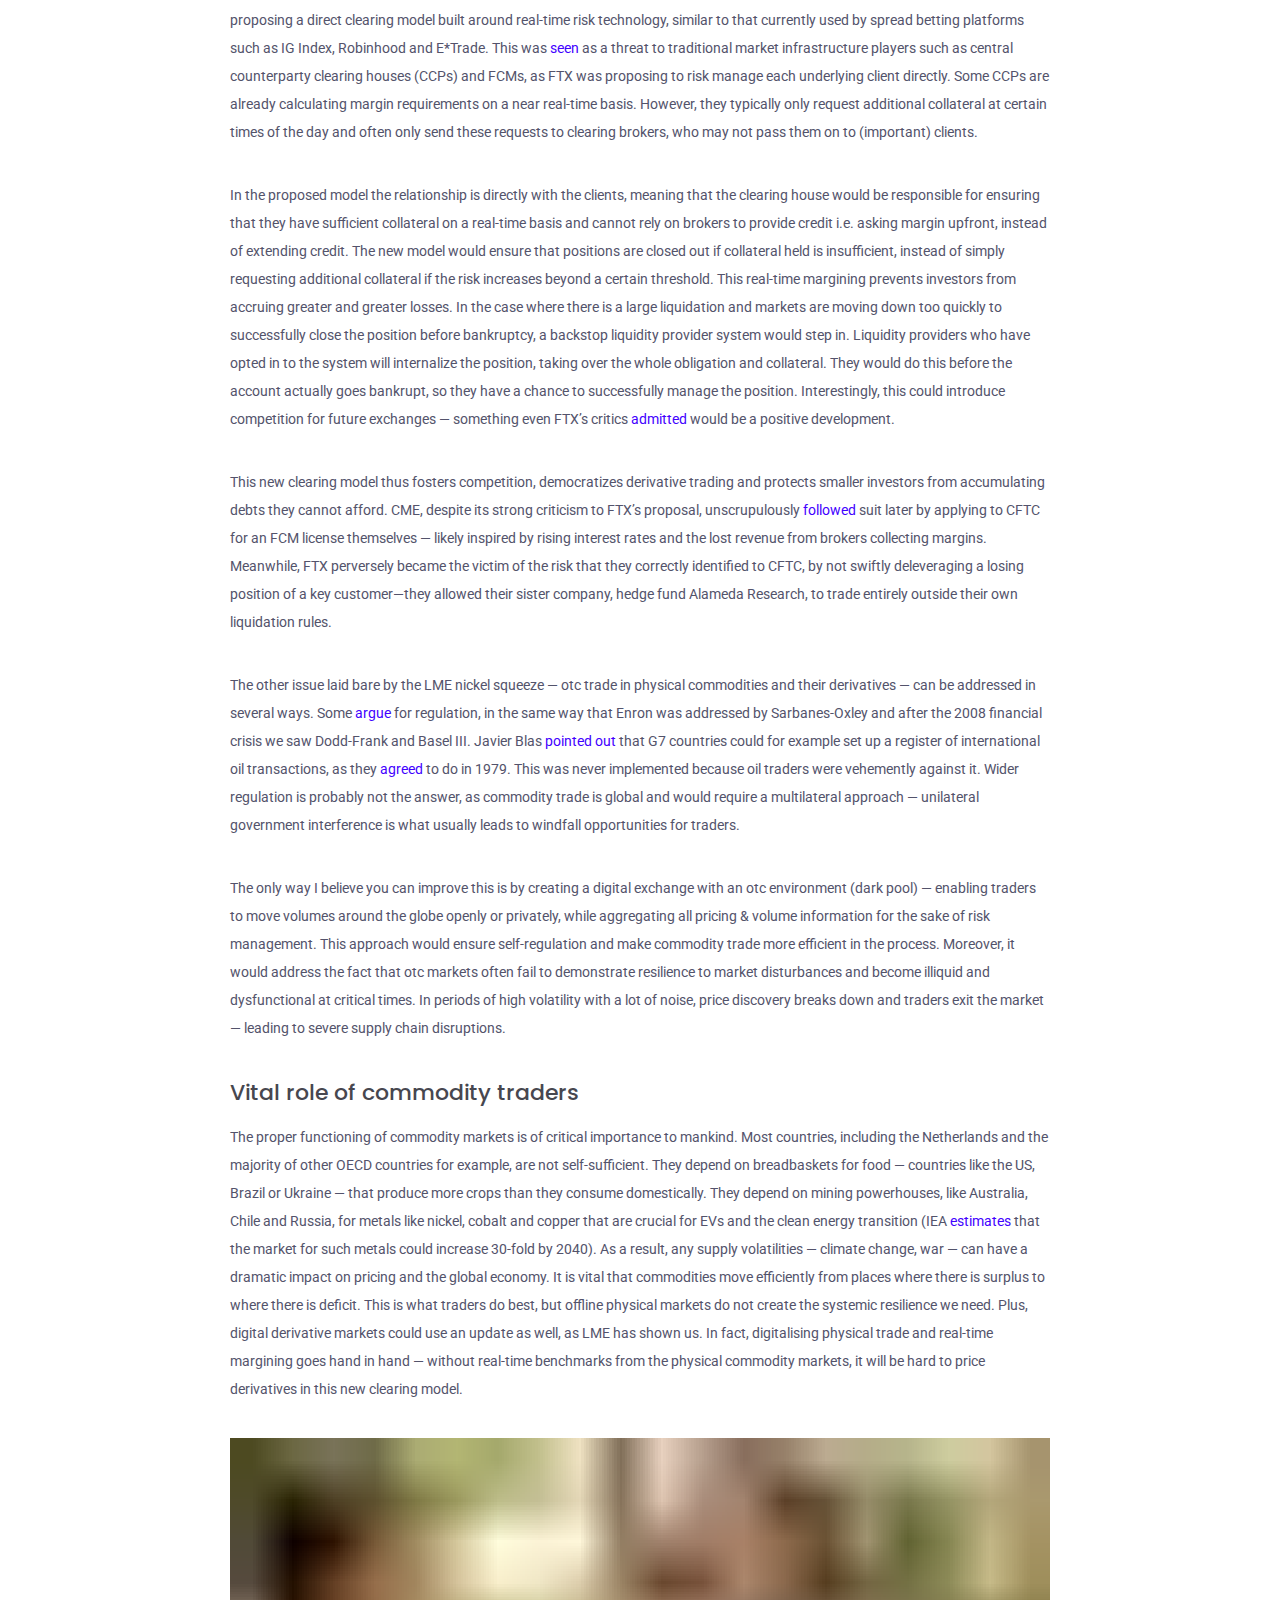
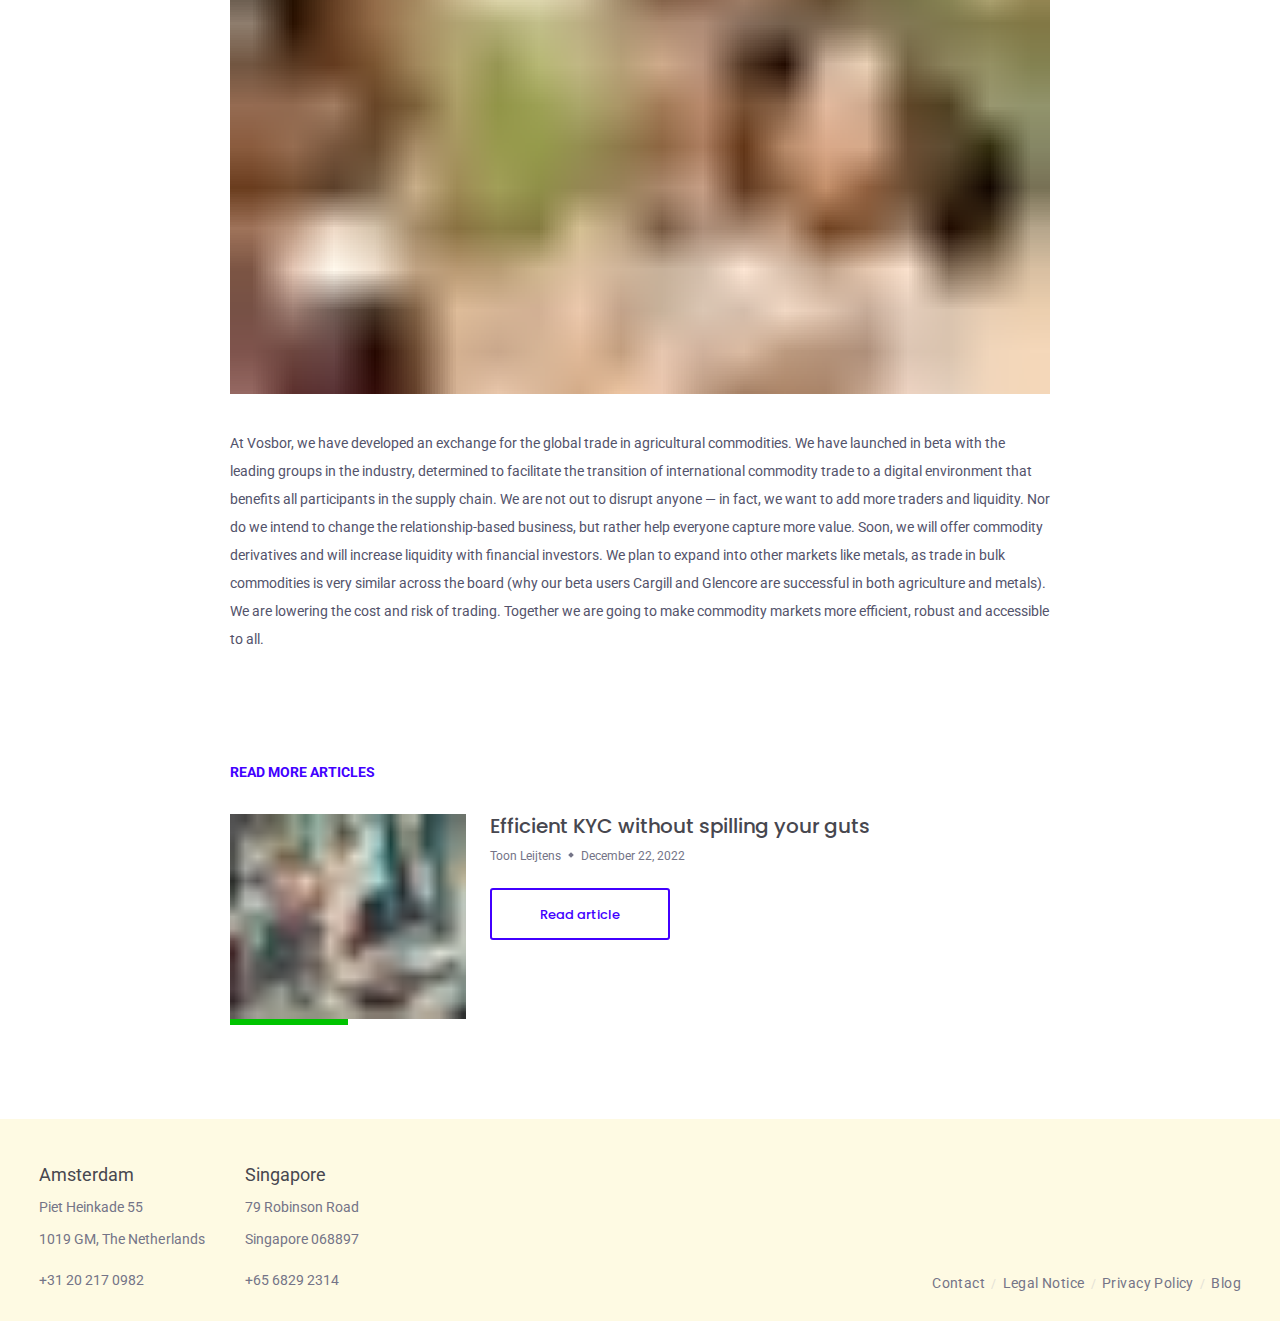
<file: blog/a-watershed-year-for-the-commodity-trade/index.html>
<!DOCTYPE html><html><head><meta charSet="utf-8"/><meta http-equiv="x-ua-compatible" content="ie=edge"/><meta name="viewport" content="width=device-width, initial-scale=1, shrink-to-fit=no"/><meta name="version" content="3.0"/><style data-href="/styles.b8f1279a79e8b31ac22c.css" data-identity="gatsby-global-css">a,abbr,acronym,address,applet,article,aside,audio,b,big,blockquote,body,canvas,caption,center,cite,code,dd,del,details,dfn,div,dl,dt,em,embed,fieldset,figcaption,figure,footer,form,h1,h2,h3,h4,h5,h6,header,hgroup,html,i,iframe,img,ins,kbd,label,legend,li,mark,menu,nav,object,ol,output,p,pre,q,ruby,s,samp,section,small,span,strike,strong,sub,summary,sup,table,tbody,td,tfoot,th,thead,time,tr,tt,u,ul,var,video{-webkit-margin-before:0;-webkit-margin-after:0;border:0;font-size:100%;font:inherit;margin:0;margin-block-end:0;margin-block-start:0;padding:0;vertical-align:baseline}article,aside,details,figcaption,figure,footer,header,hgroup,menu,nav,section{display:block}body{line-height:1}ol,ul{list-style:none}blockquote,q{quotes:none}blockquote:after,blockquote:before,q:after,q:before{content:"";content:none}table{border-collapse:collapse;border-spacing:0}*{-webkit-font-smoothing:antialiased;-moz-osx-font-smoothing:grayscale}body,html{-webkit-tap-highlight-color:rgba(0,0,0,0);border:0;font-family:Roboto;margin:0;padding:0;scroll-behavior:smooth;-webkit-user-select:none;-ms-user-select:none;user-select:none}@media(max-width:975px){.mobile-hidden{display:none!important}}@media(min-width:768px){.mobile-visible{display:none!important}}@media(max-width:1365px){.tablet-hidden{display:none!important}}@media(min-width:1366px){.tablet-visible{display:none!important}}.even-section{background:#fefae3}a{color:#747487}@-webkit-keyframes rotating{0%{-webkit-transform:rotate(0deg);transform:rotate(0deg)}to{-webkit-transform:rotate(1turn);transform:rotate(1turn)}}@keyframes rotating{0%{-webkit-transform:rotate(0deg);transform:rotate(0deg)}to{-webkit-transform:rotate(1turn);transform:rotate(1turn)}}</style><style>.gatsby-image-wrapper{position:relative;overflow:hidden}.gatsby-image-wrapper picture.object-fit-polyfill{position:static!important}.gatsby-image-wrapper img{bottom:0;height:100%;left:0;margin:0;max-width:none;padding:0;position:absolute;right:0;top:0;width:100%;object-fit:cover}.gatsby-image-wrapper [data-main-image]{opacity:0;transform:translateZ(0);transition:opacity .25s linear;will-change:opacity}.gatsby-image-wrapper-constrained{display:inline-block;vertical-align:top}</style><noscript><style>.gatsby-image-wrapper noscript [data-main-image]{opacity:1!important}.gatsby-image-wrapper [data-placeholder-image]{opacity:0!important}</style></noscript><script type="module">const e="undefined"!=typeof HTMLImageElement&&"loading"in HTMLImageElement.prototype;e&&document.body.addEventListener("load",(function(e){const t=e.target;if(void 0===t.dataset.mainImage)return;if(void 0===t.dataset.gatsbyImageSsr)return;let a=null,n=t;for(;null===a&&n;)void 0!==n.parentNode.dataset.gatsbyImageWrapper&&(a=n.parentNode),n=n.parentNode;const o=a.querySelector("[data-placeholder-image]"),r=new Image;r.src=t.currentSrc,r.decode().catch((()=>{})).then((()=>{t.style.opacity=1,o&&(o.style.opacity=0,o.style.transition="opacity 500ms linear")}))}),!0);</script><style data-styled="" data-styled-version="5.3.3">.cQdKkc{padding:30px 35px 25px;display:-webkit-box;display:-webkit-flex;display:-ms-flexbox;display:flex;-webkit-align-items:center;-webkit-box-align:center;-ms-flex-align:center;align-items:center;-webkit-flex-direction:column;-ms-flex-direction:column;flex-direction:column;gap:42px;}/*!sc*/
@media (min-width:768px){.cQdKkc{padding:40px 39px 25px;-webkit-flex-direction:row;-ms-flex-direction:row;flex-direction:row;-webkit-align-items:flex-end;-webkit-box-align:flex-end;-ms-flex-align:flex-end;align-items:flex-end;-webkit-box-pack:justify;-webkit-justify-content:space-between;-ms-flex-pack:justify;justify-content:space-between;}}/*!sc*/
@media (min-width:1366px){.cQdKkc{padding:40px 80px 25px;}}/*!sc*/
@media (min-width:1919px){.cQdKkc{padding:50px 100px 25px;}}/*!sc*/
data-styled.g1[id="footer__FooterContainer-sc-164g705-0"]{content:"cQdKkc,"}/*!sc*/
.cqDwDZ{display:-webkit-box;display:-webkit-flex;display:-ms-flexbox;display:flex;-webkit-align-items:stretch;-webkit-box-align:stretch;-ms-flex-align:stretch;align-items:stretch;gap:40px;}/*!sc*/
data-styled.g3[id="footer__AddressList-sc-164g705-2"]{content:"cqDwDZ,"}/*!sc*/
.gUKGQN{display:-webkit-box;display:-webkit-flex;display:-ms-flexbox;display:flex;-webkit-flex-direction:column;-ms-flex-direction:column;flex-direction:column;}/*!sc*/
data-styled.g4[id="footer__Address-sc-164g705-3"]{content:"gUKGQN,"}/*!sc*/
.dlRnzW{font-family:Roboto;font-style:normal;font-weight:normal;line-height:32px;-webkit-letter-spacing:0.002em;-moz-letter-spacing:0.002em;-ms-letter-spacing:0.002em;letter-spacing:0.002em;color:#47474f;font-size:16px;}/*!sc*/
@media (min-width:768px){.dlRnzW{font-size:18px;}}/*!sc*/
@media (min-width:1919px){.dlRnzW{font-size:24px;}}/*!sc*/
data-styled.g5[id="footer__AddressTitle-sc-164g705-4"]{content:"dlRnzW,"}/*!sc*/
.kPbGZs{font-family:"Roboto";font-style:normal;font-weight:normal;line-height:32px;-webkit-letter-spacing:0.002em;-moz-letter-spacing:0.002em;-ms-letter-spacing:0.002em;letter-spacing:0.002em;color:#747487;font-size:14px;}/*!sc*/
@media (min-width:1366px){.kPbGZs{font-size:16px;}}/*!sc*/
data-styled.g6[id="footer__AddressLine-sc-164g705-5"]{content:"kPbGZs,"}/*!sc*/
.bLxmnu{font-family:Roboto;font-style:normal;font-weight:normal;line-height:32px;-webkit-letter-spacing:0.002em;-moz-letter-spacing:0.002em;-ms-letter-spacing:0.002em;letter-spacing:0.002em;margin-top:9px;-webkit-text-decoration:none;text-decoration:none;color:#747487;font-size:14px;}/*!sc*/
@media (min-width:1366px){.bLxmnu{font-size:16px;}}/*!sc*/
data-styled.g7[id="footer__Phone-sc-164g705-6"]{content:"bLxmnu,"}/*!sc*/
.hSmfCQ{font-family:Roboto;font-style:normal;font-weight:400;font-size:12px;line-height:20px;-webkit-letter-spacing:0.03em;-moz-letter-spacing:0.03em;-ms-letter-spacing:0.03em;letter-spacing:0.03em;color:#747487;-webkit-text-decoration:none;text-decoration:none;}/*!sc*/
.hSmfCQ:not(:last-child)::after{content:"/";color:#c8c8ca;display:inline-block;vertical-align:middle;opacity:0.5;padding:0 6px;font-size:12px;line-height:20px;}/*!sc*/
@media (min-width:1366px){.hSmfCQ:not(:last-child)::after{padding:0 8px;}}/*!sc*/
@media (min-width:1366px){.hSmfCQ:not(:last-child)::after{padding:0 18px;font-size:14px;line-height:26px;}}/*!sc*/
@media (min-width:1919px){.hSmfCQ:not(:last-child)::after{font-size:16px;line-height:28px;}}/*!sc*/
@media (min-width:768px){.hSmfCQ{font-size:14px;line-height:26px;}}/*!sc*/
@media (min-width:1919px){.hSmfCQ{font-size:16px;line-height:28px;}}/*!sc*/
data-styled.g8[id="footer__FooterLink-sc-164g705-7"]{content:"hSmfCQ,"}/*!sc*/
.dqsXkn{width:160px;box-sizing:border-box;-webkit-text-decoration:none;text-decoration:none;display:inline-block;text-align:center;white-space:nowrap;padding:0;border-width:2px;border-style:solid;border-radius:4px;font-family:"Poppins";font-weight:500;font-size:13px;height:42px;line-height:38px;}/*!sc*/
@media (min-width:1366px){.dqsXkn{font-size:15px;height:44px;line-height:40px;}}/*!sc*/
@media (min-width:1919px){.dqsXkn{font-size:18px;height:48px;line-height:44px;}}/*!sc*/
data-styled.g18[id="ButtonLink__BaseButtonLink-sc-1ebrgby-0"]{content:"dqsXkn,"}/*!sc*/
.loKKUv{z-index:1;padding:24px;display:-webkit-box;display:-webkit-flex;display:-ms-flexbox;display:flex;-webkit-box-pack:justify;-webkit-justify-content:space-between;-ms-flex-pack:justify;justify-content:space-between;-webkit-align-items:center;-webkit-box-align:center;-ms-flex-align:center;align-items:center;position:absolute;top:0;right:0;left:0;}/*!sc*/
.loKKUv .links{display:-webkit-box;display:-webkit-flex;display:-ms-flexbox;display:flex;-webkit-align-items:center;-webkit-box-align:center;-ms-flex-align:center;align-items:center;-webkit-flex-wrap:wrap;-ms-flex-wrap:wrap;flex-wrap:wrap;-webkit-box-pack:end;-webkit-justify-content:flex-end;-ms-flex-pack:end;justify-content:flex-end;}/*!sc*/
@media (min-width:768px){.loKKUv{padding:24px 39px;}}/*!sc*/
@media (min-width:1366px){.loKKUv{padding:24px 40px;}}/*!sc*/
@media (min-width:1919px){.loKKUv{padding:24px 68px;}}/*!sc*/
data-styled.g20[id="header__Header-sc-vh8ctx-0"]{content:"loKKUv,"}/*!sc*/
.gqFqOG{font-family:"Poppins";font-style:normal;font-weight:500;font-size:14px;line-height:21px;-webkit-letter-spacing:0.03em;-moz-letter-spacing:0.03em;-ms-letter-spacing:0.03em;letter-spacing:0.03em;color:#47474F;-webkit-text-decoration:none;text-decoration:none;-webkit-transition-property:color;transition-property:color;-webkit-transition-duration:0.3s;transition-duration:0.3s;}/*!sc*/
.gqFqOG:hover{color:rgb(71 71 79 / 75%);}/*!sc*/
.gqFqOG.separator::after{content:"/";color:#C8C8CA;opacity:1;display:inline-block;vertical-align:middle;font-family:"Montserrat";line-height:22px;padding:0 16px;font-size:18px;}/*!sc*/
@media (min-width:1366px){.gqFqOG.separator::after{font-size:24px;padding:0 24px;}}/*!sc*/
.gqFqOG.separator::after:hover{opacity:1;}/*!sc*/
@media (min-width:768px){.gqFqOG{font-size:13px;}}/*!sc*/
@media (min-width:1366px){.gqFqOG{font-size:15px;}}/*!sc*/
@media (min-width:1919px){.gqFqOG{font-size:18px;}}/*!sc*/
data-styled.g21[id="header__HeaderLink-sc-vh8ctx-1"]{content:"gqFqOG,"}/*!sc*/
.ktgKrw{border-color:rgba(255,255,255,0.33);margin-left:24px;color:#47474F;border-color:rgba(71,71,79,0.3);}/*!sc*/
@media (min-width:1366px){.ktgKrw{margin-left:50px;}}/*!sc*/
.ktgKrw:hover,.ktgKrw:active{background:linear-gradient(270deg,#373cd9 2.12%,#243afa 97.88%);border-color:transparent;color:#ffffff;}/*!sc*/
data-styled.g22[id="header__ButtonLink-sc-vh8ctx-2"]{content:"ktgKrw,"}/*!sc*/
.lbyNB{display:inline-block;margin:3px 8px;background-color:#747487;width:4px;height:4px;-webkit-transform:rotate(45deg);-ms-transform:rotate(45deg);transform:rotate(45deg);}/*!sc*/
data-styled.g27[id="PostLink__Separator-sc-dqz14k-4"]{content:"lbyNB,"}/*!sc*/
.bbJfIG{font-family:"Poppins";font-size:13px;font-weight:500;line-height:21px;color:#4200ff;border-radius:3px;border:2px solid #4200ff;width:180px;height:52px;box-sizing:border-box;display:-webkit-inline-box;display:-webkit-inline-flex;display:-ms-inline-flexbox;display:inline-flex;-webkit-align-items:center;-webkit-box-align:center;-ms-flex-align:center;align-items:center;-webkit-box-pack:center;-webkit-justify-content:center;-ms-flex-pack:center;justify-content:center;-webkit-text-decoration:none;text-decoration:none;}/*!sc*/
.bbJfIG:hover{background-color:#4200ff;color:#fff;cursor:pointer;}/*!sc*/
@media (min-width:1366px){.bbJfIG{font-size:15px;line-height:23px;}}/*!sc*/
@media (min-width:1919px){.bbJfIG{font-size:18px;line-height:27px;}}/*!sc*/
data-styled.g28[id="PostLink__ReadMoreButton-sc-dqz14k-5"]{content:"bbJfIG,"}/*!sc*/
.jJsDLF{-webkit-text-decoration:none;text-decoration:none;}/*!sc*/
data-styled.g29[id="PostLink__LinkUnstyled-sc-dqz14k-6"]{content:"jJsDLF,"}/*!sc*/
.bJpWjC{margin-bottom:30px;display:-webkit-box;display:-webkit-flex;display:-ms-flexbox;display:flex;-webkit-flex-direction:column;-ms-flex-direction:column;flex-direction:column;-webkit-text-decoration:none;text-decoration:none;}/*!sc*/
@media (min-width:768px){.bJpWjC{-webkit-flex-direction:row;-ms-flex-direction:row;flex-direction:row;gap:24px;}}/*!sc*/
data-styled.g30[id="PostSummary__PostContainer-sc-ms37ki-0"]{content:"bJpWjC,"}/*!sc*/
.iwnHcb{-webkit-flex:1 0 auto;-ms-flex:1 0 auto;flex:1 0 auto;display:-webkit-box;display:-webkit-flex;display:-ms-flexbox;display:flex;-webkit-box-pack:center;-webkit-justify-content:center;-ms-flex-pack:center;justify-content:center;}/*!sc*/
@media (min-width:768px){.iwnHcb{max-width:260px;max-height:260px;}}/*!sc*/
.iwnHcb > *{-webkit-flex:1 0 auto;-ms-flex:1 0 auto;flex:1 0 auto;}/*!sc*/
data-styled.g31[id="PostSummary__ImgWrapper-sc-ms37ki-1"]{content:"iwnHcb,"}/*!sc*/
.gNjNbt{-webkit-flex:0 1 calc(100% - 260px);-ms-flex:0 1 calc(100% - 260px);flex:0 1 calc(100% - 260px);}/*!sc*/
data-styled.g32[id="PostSummary__BlockWrapper-sc-ms37ki-2"]{content:"gNjNbt,"}/*!sc*/
.bplxVs{max-width:260px;overflow:visible !important;}/*!sc*/
.post-container .PostSummary__ImgStyled-sc-ms37ki-3::before{width:50%;content:"";position:absolute;background-color:var(--bgcolor,#4200ff);left:0;bottom:-6px;height:6px;}/*!sc*/
@media (min-width:1366px){.post-container .PostSummary__ImgStyled-sc-ms37ki-3::before{bottom:-8px;height:8px;}}/*!sc*/
@media (min-width:1919px){.post-container .PostSummary__ImgStyled-sc-ms37ki-3::before{bottom:-10px;height:10px;}}/*!sc*/
data-styled.g33[id="PostSummary__ImgStyled-sc-ms37ki-3"]{content:"bplxVs,"}/*!sc*/
.iwPyAt{font-family:"Poppins";font-size:20px;line-height:24px;font-weight:500;margin-top:26px;margin-bottom:4px;color:#47474f;text-overflow:ellipsis;overflow:hidden;display:-webkit-box !important;-webkit-line-clamp:2;-webkit-box-orient:vertical;}/*!sc*/
@media (min-width:768px){.iwPyAt{margin-top:0;}}/*!sc*/
@media (min-width:1366px){.iwPyAt{margin-bottom:8px;font-size:26px;line-height:33.8px;}}/*!sc*/
@media (min-width:1919px){.iwPyAt{font-size:38px;line-height:49.21px;}}/*!sc*/
data-styled.g34[id="PostSummary__PostTitle-sc-ms37ki-4"]{content:"iwPyAt,"}/*!sc*/
.hyOZhu{font-family:"Roboto";font-size:12px;font-weight:400;line-height:28px;margin-bottom:18px;color:#747487;}/*!sc*/
@media (min-width:1919px){.hyOZhu{margin-bottom:22px;}}/*!sc*/
data-styled.g35[id="PostSummary__PostContent-sc-ms37ki-5"]{content:"hyOZhu,"}/*!sc*/
.kteKnS{display:inline-block;margin:3px 8px;background-color:#747487;width:4px;height:4px;-webkit-transform:rotate(45deg);-ms-transform:rotate(45deg);transform:rotate(45deg);}/*!sc*/
data-styled.g36[id="PostSummary__Separator-sc-ms37ki-6"]{content:"kteKnS,"}/*!sc*/
.jCXYDV{margin-top:100px;margin-left:auto;margin-right:auto;padding-left:24px;padding-right:24px;max-width:820px;}/*!sc*/
@media (min-width:1366px){.jCXYDV{margin-top:150px;}}/*!sc*/
data-styled.g37[id="MarkdownRemarkfrontmatter__slug__BlogPostContainer-sc-1ess3mo-0"]{content:"jCXYDV,"}/*!sc*/
.ixYUWX{margin-bottom:48px;}/*!sc*/
@media (min-width:768px){.ixYUWX{margin-bottom:56px;}}/*!sc*/
data-styled.g38[id="MarkdownRemarkfrontmatter__slug__PostHeader-sc-1ess3mo-1"]{content:"ixYUWX,"}/*!sc*/
.jPJKrY{font-family:"Poppins";font-size:32px;font-weight:500;line-height:40px;color:#47474f;margin-bottom:8px;}/*!sc*/
@media (min-width:1366px){.jPJKrY{font-size:48px;line-height:59.52px;margin-bottom:16px;}}/*!sc*/
@media (min-width:1919px){.jPJKrY{font-size:56px;line-height:72.52px;}}/*!sc*/
data-styled.g39[id="MarkdownRemarkfrontmatter__slug__PostTitle-sc-1ess3mo-2"]{content:"jPJKrY,"}/*!sc*/
.kNHbiU{font-family:"Poppins";font-size:22px;font-weight:300;line-height:31px;color:#47474f;margin-bottom:8px;}/*!sc*/
@media (min-width:1366px){.kNHbiU{font-size:30px line-height:40px;margin-bottom:16px;}}/*!sc*/
@media (min-width:1919px){.kNHbiU{font-size:38px;line-height:49px;}}/*!sc*/
data-styled.g40[id="MarkdownRemarkfrontmatter__slug__PostSubtitle-sc-1ess3mo-3"]{content:"kNHbiU,"}/*!sc*/
.jbVipB{font-family:"Poppins";font-size:12px;font-weight:400;line-height:28px;color:#747487;}/*!sc*/
@media (min-width:1366px){.jbVipB{font-size:18px;line-height:36px;}}/*!sc*/
data-styled.g41[id="MarkdownRemarkfrontmatter__slug__PostInfo-sc-1ess3mo-4"]{content:"jbVipB,"}/*!sc*/
.kCSshE{overflow:visible !important;margin-bottom:48px;margin-left:-24px;margin-right:-24px;}/*!sc*/
@media (min-width:768px){.kCSshE{margin-left:0;margin-right:0;margin-bottom:56px;}}/*!sc*/
.kCSshE::before{width:50%;height:50%;content:"";position:absolute;background-color:var(--bgcolor,#4200ff);right:0px;top:-6px;}/*!sc*/
@media (min-width:768px){.kCSshE::before{right:-6px;top:-6px;}}/*!sc*/
@media (min-width:1366px){.kCSshE::before{right:-8px;top:-8px;}}/*!sc*/
@media (min-width:1919px){.kCSshE::before{right:-10px;top:-10px;}}/*!sc*/
data-styled.g42[id="MarkdownRemarkfrontmatter__slug__ImgStyled-sc-1ess3mo-5"]{content:"kCSshE,"}/*!sc*/
.cWybUT{font-family:"Roboto";font-size:14px;font-weight:400;line-height:28px;color:#53536b;margin-bottom:101px;}/*!sc*/
@media (min-width:1366px){.cWybUT{font-size:18px;line-height:36px;}}/*!sc*/
.cWybUT h1,.cWybUT h2,.cWybUT h3,.cWybUT h4,.cWybUT h5,.cWybUT h6{font-family:"Poppins";font-weight:500;text-align:left;padding-bottom:15px;font-size:22px;line-height:31px;color:#47474f;}/*!sc*/
@media (min-width:1366px){.cWybUT h1,.cWybUT h2,.cWybUT h3,.cWybUT h4,.cWybUT h5,.cWybUT h6{font-size:30px line-height:40px;}}/*!sc*/
@media (min-width:1919px){.cWybUT h1,.cWybUT h2,.cWybUT h3,.cWybUT h4,.cWybUT h5,.cWybUT h6{font-size:38px;line-height:49px;}}/*!sc*/
.cWybUT em{font-style:italic;}/*!sc*/
.cWybUT p{margin-bottom:35px;}/*!sc*/
.cWybUT blockquote p,.cWybUT q p{margin-bottom:0px;}/*!sc*/
.cWybUT a{-webkit-text-decoration:none;text-decoration:none;color:#4200ff;}/*!sc*/
.cWybUT a:hover{-webkit-text-decoration:underline;text-decoration:underline;}/*!sc*/
.cWybUT ol,.cWybUT ul{list-style-type:square;margin-bottom:35px;padding-left:30px;}/*!sc*/
.cWybUT strong{font-weight:700;}/*!sc*/
.cWybUT code{font-family:"IBM Plex Mono",monospace;font-style:normal;font-weight:500;}/*!sc*/
.cWybUT blockquote,.cWybUT q{background-color:#f3f3f3;margin-bottom:35px;border-radius:8px;padding:15px;}/*!sc*/
@media (min-width:768px){.cWybUT blockquote,.cWybUT q{padding:20px;}}/*!sc*/
@media (min-width:1366px){.cWybUT blockquote,.cWybUT q{padding:28px;}}/*!sc*/
@media (min-width:1919px){.cWybUT blockquote,.cWybUT q{padding:35px;}}/*!sc*/
.cWybUT blockquote p:not(:only-child):not(:last-child),.cWybUT q p:not(:only-child):not(:last-child){margin-bottom:35px;}/*!sc*/
data-styled.g43[id="MarkdownRemarkfrontmatter__slug__PostContent-sc-1ess3mo-6"]{content:"cWybUT,"}/*!sc*/
.FMABn{margin-left:auto;margin-right:auto;margin-bottom:100px;padding-left:24px;padding-right:24px;max-width:820px;margin-top:100px;}/*!sc*/
@media (min-width:1366px){.FMABn{margin-top:150px;}}/*!sc*/
data-styled.g44[id="MarkdownRemarkfrontmatter__slug__ReadMoreContainer-sc-1ess3mo-7"]{content:"FMABn,"}/*!sc*/
.hkjppW{font-family:"Roboto";font-size:14px;font-weight:700;line-height:36px;color:#4200ff;margin-bottom:24px;text-transform:uppercase;}/*!sc*/
data-styled.g45[id="MarkdownRemarkfrontmatter__slug__MoreArticlesTitle-sc-1ess3mo-8"]{content:"hkjppW,"}/*!sc*/
</style><link rel="sitemap" type="application/xml" href="/sitemap/sitemap-index.xml"/><title data-react-helmet="true">A watershed year for the commodity trade</title><link data-react-helmet="true" rel="canonical" href="https://www.vosbor.com/"/><meta data-react-helmet="true" charSet="utf-8"/><meta data-react-helmet="true" name="description" content=" Vosbor is a grain and oilseed trading platform. Discover how we foster transparency in global agricultural commodity markets. "/><meta data-react-helmet="true" name="keywords" content="commodity trading, commodity, blockchain, market, grain, oilseed, agriculture, agricultural commodities"/><meta data-react-helmet="true" property="og:title" content="Vosbor - The agricultural commodity trading platform"/><meta data-react-helmet="true" property="og:description" content="Vosbor is a grain and oilseed trading platform. Discover how we foster transparency in global agricultural commodity markets."/><meta data-react-helmet="true" property="og:type" content="website"/><meta data-react-helmet="true" property="og:url" content="https://www.vosbor.com/"/><meta data-react-helmet="true" name="robots" content="index, follow"/><link href="https://fonts.googleapis.com/css?family=Poppins:100,200,300,400,500,600|Roboto:100,200,300,400,500,600|IBM+Plex+Mono:100,200,300,400,500,600&amp;display=swap" rel="stylesheet"/><link rel="icon" href="/favicon-32x32.png?v=21c7173ac2f4953a804b70d35e9499ad" type="image/png"/><link rel="manifest" href="/manifest.webmanifest" crossorigin="anonymous"/><link rel="apple-touch-icon" sizes="48x48" href="/icons/icon-48x48.png?v=21c7173ac2f4953a804b70d35e9499ad"/><link rel="apple-touch-icon" sizes="72x72" href="/icons/icon-72x72.png?v=21c7173ac2f4953a804b70d35e9499ad"/><link rel="apple-touch-icon" sizes="96x96" href="/icons/icon-96x96.png?v=21c7173ac2f4953a804b70d35e9499ad"/><link rel="apple-touch-icon" sizes="144x144" href="/icons/icon-144x144.png?v=21c7173ac2f4953a804b70d35e9499ad"/><link rel="apple-touch-icon" sizes="192x192" href="/icons/icon-192x192.png?v=21c7173ac2f4953a804b70d35e9499ad"/><link rel="apple-touch-icon" sizes="256x256" href="/icons/icon-256x256.png?v=21c7173ac2f4953a804b70d35e9499ad"/><link rel="apple-touch-icon" sizes="384x384" href="/icons/icon-384x384.png?v=21c7173ac2f4953a804b70d35e9499ad"/><link rel="apple-touch-icon" sizes="512x512" href="/icons/icon-512x512.png?v=21c7173ac2f4953a804b70d35e9499ad"/><link rel="alternate" type="application/rss+xml" title="Vosbor Blog" href="/rss.xml"/><link as="script" rel="preload" href="/webpack-runtime-964f0cee5fc7c7d425bd.js"/><link as="script" rel="preload" href="/framework-fdf14ba1cbaa93307e24.js"/><link as="script" rel="preload" href="/app-b5ce6df7835c760cb2a8.js"/><link as="script" rel="preload" href="/commons-c2d75699a0ea07b551c5.js"/><link as="script" rel="preload" href="/8a004f2ad7bc784f49b745699d256ff63599d9a4-3d3cad0e3cf9f8e1bd83.js"/><link as="script" rel="preload" href="/c7d71caa48d6e5d7a5796dfa1261b9f09181c117-72736440967e6c4e3e44.js"/><link as="script" rel="preload" href="/component---src-pages-markdown-remark-frontmatter-slug-js-43f01158018414b31fd7.js"/><link as="fetch" rel="preload" href="/page-data/blog/a-watershed-year-for-the-commodity-trade/page-data.json" crossorigin="anonymous"/><link as="fetch" rel="preload" href="/page-data/app-data.json" crossorigin="anonymous"/></head><body><noscript><iframe src="https://www.googletagmanager.com/ns.html?id=GTM-PGRDJVG" height="0" width="0" style="display:none;visibility:hidden"></iframe></noscript><div id="___gatsby"><div style="outline:none" tabindex="-1" id="gatsby-focus-wrapper"><header class="header__Header-sc-vh8ctx-0 loKKUv"><a href="/"><svg width="200" height="24" viewBox="0 0 200 24" fill="none"><g clip-path="url(#clip0_995_800)"><path d="M16.648 0.403381L10.9978 17.5462L5.04486 0.403381H0L8.27357 23.5967H13.3184L21.592 0.403381H16.648Z" fill="black"></path><path d="M28.7556 12.2017C28.7556 9.88235 29.1592 7.86555 29.8655 6.2521C30.37 5.04202 31.0763 3.93277 31.9843 3.02521C32.8924 2.11765 33.9014 1.41176 35.0112 0.907563C36.4238 0.302521 38.1391 0 40.0561 0C43.4866 0 46.2108 1.10924 48.2288 3.22689C50.2467 5.34454 51.3566 8.26891 51.3566 12.1008C51.3566 15.8319 50.3476 18.7563 48.3297 20.874C46.3117 22.9916 43.5875 24.1008 40.157 24.1008C36.7265 24.1008 34.0023 23.0924 31.8834 20.9748C29.7646 18.7563 28.7556 15.8319 28.7556 12.2017ZM33.5987 12C33.5987 14.6219 34.2041 16.6387 35.4148 17.9496C36.6256 19.2605 38.1391 19.9664 40.0561 19.9664C41.9732 19.9664 43.4866 19.2605 44.6974 17.9496C45.9081 16.6387 46.5135 14.6219 46.5135 11.8992C46.5135 9.27731 45.9081 7.26051 44.7983 5.94958C43.4866 4.63866 41.9732 4.03361 40.0561 4.03361C38.1391 4.03361 36.5247 4.7395 35.4148 6.05042C34.2041 7.36135 33.5987 9.27731 33.5987 12Z" fill="black"></path><path d="M59.2268 16.0336L63.7672 15.6303C64.0699 17.1429 64.5744 18.2521 65.4824 18.958C66.2896 19.6639 67.5004 20.0672 68.9129 20.0672C70.4264 20.0672 71.5363 19.7647 72.3434 19.0588C73.1506 18.4538 73.4533 17.6471 73.4533 16.8403C73.4533 16.3361 73.2515 15.8319 72.9488 15.4286C72.6461 15.0252 72.0408 14.7227 71.2336 14.4202C70.7291 14.2185 69.4174 13.916 67.5004 13.4118C64.9779 12.8067 63.2627 12 62.2537 11.0924C60.8412 9.78151 60.1349 8.26891 60.1349 6.45378C60.1349 5.2437 60.4376 4.13445 61.1439 3.12605C61.8501 2.11765 62.7582 1.31092 64.0699 0.806723C65.2806 0.302521 66.7941 0 68.6102 0C71.5363 0 73.756 0.605042 75.1686 1.91597C76.682 3.22689 77.3883 4.94118 77.4892 7.05882L72.8479 7.2605C72.6461 6.05042 72.2425 5.2437 71.5363 4.63866C70.83 4.13445 69.9219 3.83193 68.6102 3.83193C67.2986 3.83193 66.1887 4.13445 65.3815 4.63866C64.8771 5.04202 64.5744 5.54622 64.5744 6.15126C64.5744 6.65546 64.7762 7.15966 65.2806 7.56303C65.886 8.06723 67.2986 8.57143 69.6192 9.07563C71.9399 9.57983 73.5542 10.1849 74.6641 10.7899C75.774 11.395 76.5811 12.2017 77.1865 13.1092C77.7919 14.1176 78.0946 15.3277 78.0946 16.8403C78.0946 18.1513 77.691 19.4622 76.9847 20.5714C76.2784 21.7815 75.1686 22.5882 73.8569 23.1933C72.5452 23.7983 70.83 24 68.812 24C65.886 24 63.6663 23.2941 62.0519 21.9832C60.5385 20.6723 59.5295 18.6555 59.2268 16.0336Z" fill="black"></path><path d="M87.7805 0.403381H97.0631C98.8792 0.403381 100.292 0.504222 101.2 0.605062C102.108 0.806743 102.915 1.10926 103.621 1.61347C104.328 2.11767 104.933 2.72271 105.438 3.52943C105.942 4.33615 106.144 5.24372 106.144 6.25212C106.144 7.36136 105.841 8.36977 105.236 9.27733C104.63 10.1849 103.823 10.8908 102.814 11.2941C104.227 11.6975 105.337 12.4034 106.043 13.4118C106.85 14.4202 107.153 15.5294 107.153 16.9412C107.153 17.9496 106.951 19.0588 106.447 20.0672C105.942 21.0756 105.236 21.8824 104.429 22.4874C103.621 23.0925 102.512 23.4958 101.301 23.5967C100.494 23.6975 98.6774 23.6975 95.6505 23.7983H87.7805V0.403381ZM92.5227 4.23531V9.57985H95.5496C97.3658 9.57985 98.4756 9.57985 98.9801 9.47901C99.7873 9.37817 100.393 9.07565 100.897 8.67229C101.402 8.16809 101.603 7.56305 101.603 6.85716C101.603 6.15128 101.402 5.54624 100.998 5.14288C100.594 4.73952 99.9891 4.43699 99.1819 4.33615C98.6774 4.23531 97.3658 4.23531 95.146 4.23531H92.5227ZM92.5227 13.5126V19.7647H96.8613C98.5765 19.7647 99.5855 19.7647 100.09 19.6639C100.796 19.563 101.402 19.2605 101.805 18.7563C102.209 18.2521 102.512 17.6471 102.512 16.7395C102.512 16.0336 102.31 15.4286 102.007 14.9244C101.704 14.4202 101.2 14.1177 100.494 13.8151C99.8882 13.6135 98.4756 13.5126 96.3568 13.5126H92.5227Z" fill="black"></path><path d="M115.83 12.2017C115.83 9.88235 116.234 7.86555 116.94 6.2521C117.444 5.04202 118.151 4.03361 119.059 3.02521C119.967 2.11765 120.976 1.41176 122.086 0.907563C123.498 0.302521 125.214 0 127.131 0C130.561 0 133.285 1.10924 135.303 3.22689C137.321 5.34454 138.431 8.26891 138.431 12.1008C138.431 15.8319 137.422 18.7563 135.404 20.874C133.386 22.9916 130.662 24.1008 127.231 24.1008C123.801 24.1008 121.077 23.0924 118.958 20.9748C116.839 18.7563 115.83 15.8319 115.83 12.2017ZM120.673 12C120.673 14.6219 121.279 16.6387 122.489 17.9496C123.7 19.2605 125.214 19.9664 127.131 19.9664C129.048 19.9664 130.561 19.2605 131.772 17.9496C132.983 16.6387 133.588 14.6219 133.588 11.8992C133.588 9.27731 132.983 7.26051 131.873 5.94958C130.561 4.63866 129.048 4.03361 127.131 4.03361C125.214 4.03361 123.599 4.7395 122.489 6.05042C121.279 7.36135 120.673 9.27731 120.673 12Z" fill="black"></path><path d="M147.512 23.5967V0.403381H157.4C159.922 0.403381 161.637 0.605062 162.848 1.00842C163.958 1.41178 164.866 2.21851 165.572 3.22691C166.279 4.33615 166.581 5.54624 166.581 6.85716C166.581 8.57145 166.077 10.0841 165.068 11.1933C164.059 12.3025 162.545 13.0084 160.427 13.3109C161.436 13.916 162.243 14.521 162.949 15.2269C163.655 15.9328 164.462 17.1429 165.572 18.958L168.397 23.4958H162.747L159.317 18.4538C158.106 16.6387 157.299 15.5294 156.794 15.0252C156.391 14.521 155.886 14.2185 155.382 14.0168C154.877 13.8151 154.07 13.7143 153.061 13.7143H152.153V23.395H147.512V23.5967ZM152.254 10.1849H155.684C157.904 10.1849 159.317 10.0841 159.922 9.88237C160.527 9.68069 160.931 9.37817 161.234 8.87397C161.536 8.36977 161.738 7.86557 161.738 7.15968C161.738 6.35296 161.536 5.74792 161.133 5.24372C160.729 4.73952 160.124 4.437 159.317 4.33615C158.913 4.23531 157.803 4.23531 155.886 4.23531H152.254V10.1849Z" fill="black"></path><path d="M187 0L199 12L187 24L175 12L187 0Z" fill="#FDCC27"></path><path d="M181 5.99971L193 17.9997L187 23.9997L175 11.9997L181 5.99971Z" fill="#00C400"></path><path d="M181 5.99971L187 11.9997L181 17.9997L175 11.9997L181 5.99971Z" fill="#FD9A27"></path></g><defs><clipPath id="clip0_995_800"><rect width="200" height="24" fill="white"></rect></clipPath></defs></svg></a><div class="links"><a id="what_we_do" href="/#whatwedo" class="header__HeaderLink-sc-vh8ctx-1 gqFqOG separator mobile-hidden">What we do</a><a id="how_it_works" href="/#howitworks" class="header__HeaderLink-sc-vh8ctx-1 gqFqOG separator mobile-hidden">How it works</a><a id="who_we_are" href="/#whoweare" class="header__HeaderLink-sc-vh8ctx-1 gqFqOG separator mobile-hidden">Who we are</a><a id="contact" href="/contact" class="header__HeaderLink-sc-vh8ctx-1 gqFqOG">Contact</a><a id="login_button" href="https://exchange.vosbor.com/" class="ButtonLink__BaseButtonLink-sc-1ebrgby-0 header__ButtonLink-sc-vh8ctx-2 dqsXkn ktgKrw mobile-hidden">Sign in</a></div></header><div class="MarkdownRemarkfrontmatter__slug__BlogPostContainer-sc-1ess3mo-0 jCXYDV blog-post-container"><div class="blog-post"><div class="MarkdownRemarkfrontmatter__slug__PostHeader-sc-1ess3mo-1 ixYUWX"><h1 class="MarkdownRemarkfrontmatter__slug__PostTitle-sc-1ess3mo-2 jPJKrY">A watershed year for the commodity trade</h1><h2 class="MarkdownRemarkfrontmatter__slug__PostSubtitle-sc-1ess3mo-3 kNHbiU"></h2><h3 class="MarkdownRemarkfrontmatter__slug__PostInfo-sc-1ess3mo-4 jbVipB">Maarten Elferink<span class="PostLink__Separator-sc-dqz14k-4 lbyNB"></span>December 30, 2022</h3></div><div class="MarkdownRemarkfrontmatter__slug__ImgStyled-sc-1ess3mo-5 kCSshE gatsby-image-wrapper" style="position:relative;overflow:hidden;--bgcolor:#4200FF"><div aria-hidden="true" style="width:100%;padding-bottom:53.65853658536586%"></div><img aria-hidden="true" src="[data-uri]" alt="" style="position:absolute;top:0;left:0;width:100%;height:100%;object-fit:cover;object-position:center;opacity:1;transition-delay:500ms"/><noscript><picture><source srcset="/static/d3b8c99eefad317ea25a2bdea8a0d71b/0741e/img1.jpg 820w,
/static/d3b8c99eefad317ea25a2bdea8a0d71b/3934b/img1.jpg 1640w,
/static/d3b8c99eefad317ea25a2bdea8a0d71b/ab2da/img1.jpg 3000w" sizes="(max-width: 3000px) 100vw, 3000px" /><img loading="lazy" sizes="(max-width: 3000px) 100vw, 3000px" srcset="/static/d3b8c99eefad317ea25a2bdea8a0d71b/0741e/img1.jpg 820w,
/static/d3b8c99eefad317ea25a2bdea8a0d71b/3934b/img1.jpg 1640w,
/static/d3b8c99eefad317ea25a2bdea8a0d71b/ab2da/img1.jpg 3000w" src="/static/d3b8c99eefad317ea25a2bdea8a0d71b/ab2da/img1.jpg" alt="" style="position:absolute;top:0;left:0;opacity:1;width:100%;height:100%;object-fit:cover;object-position:center"/></picture></noscript></div><div class="MarkdownRemarkfrontmatter__slug__PostContent-sc-1ess3mo-6 cWybUT blog-post-content"><p>As we're closing out 2022, let's look at one of the most significant events in commodity markets this year. In March, Chinese nickel producer Tsingshan Holdings Group had to cover a massive short position at a loss, causing a meltdown at the London Metals Exchange (or LME). The resulting short squeeze highlights how the traditional derivatives exchange model can actually add systemic risk, instead of limiting it. I’ll explain here why the existing system — in place since 1865 when CBOT launched futures — is due for an update and why digitalising the physical commodity markets is crucial.</p>
<p>Futures exchanges manage risk through brokers, also known as Futures Commission Merchants (FCMs). These brokers request performance bonds or margin balances to ensure traders can meet their financial obligations. Traders must post cash collateral, called the initial margin, when buying or selling futures. FCMs make money from collecting fees and interest on customer cash balances. Most traders are customers of a broker that is a clearing member of the exchange, which guarantees the trader's obligations to the exchange and provides additional protections against default. When a clearinghouse — the party between buyers and sellers — experiences a default, the risk is usually shared by all clearing members through a guaranty fund.
​</p>
<h2>Nickel Pig Iron</h2>
<p>​
In March, Chinese nickel producer Tsingshan Holdings Group had to cover a massive short position at a loss and caused a dramatic intervention at LME. Tsingshan is a private Chinese stainless steel producer who through innovation in metallurgy, became a steel powerhouse and the world's largest nickel producer. Nickel is used primarily in alloys such as stainless steel and increasingly in batteries. It is sold in various forms, with the purest being high-grade (Class 1) nickel traded on the LME and stored in their warehouses worldwide.</p>
<p>But many end-users don’t need such refined nickel. Stainless steel production accounts for over two thirds of nickel demand, up from one-third in the past three decades. Buyers who use nickel in ferroalloys like stainless steel smelt it with iron. Thus a product consisting of 25-35% nickel and 65-75% iron will work fine. Tsingshan pioneered a process called Rotary Kiln Electric Furnace (RKEF) to produce low-cost nickel pig iron (NPI) using nickel ore from laterite, rather than the refined nickel sold on the LME. This NPI contains 10-12% nickel mixed with iron, making it attractive for stainless steel producers who can pay the same price (or slightly less) for NPI as they would for traditional nickel, while also getting a bonus of iron. The innovation revolutionized the stainless steel industry and the mines that produced laterite. Laterite production in Indonesia — who have the largest nickel reserves in the world — went from 130,000 tonnes in 2015 to an estimated one million tonnes in 2021.</p>
<p>NPI weighed the nickel price down in the 2010s, but the market picked up again in 2018 as the markets priced in the need for nickel in EV manufacturing. Now NPI is good for stainless steel, but it’s of no use for modern battery cathodes, whose production requires the type of refined nickel sold on LME. In March of 2021 however, Tsingshan announced a deal to sell 100,000 tonnes of nickel matte (essentially smelted nickel ore with lower iron content) to two large Chinese battery makers. The company managed to further refine the NPI they’d been producing from Indonesian laterite into a product with a 75% nickel concentrate, making it suitable for battery usage. The announcement caused an 8% drop in the nickel price.</p>
<h2>The London Metals Exchange</h2>
<p>Most of the world’s nickel — even refined concentrate — isn’t sold on LME. It’s a futures exchange where traders trade six ton lots of nickel that they have no intention of producing or receiving. This creates a benchmark for private parties to use when making deals for the delivery of nickel and other metals. The LME, which is over 145 years old, is somewhat of an old-boys club and benefits from its monopoly status in certain markets like nickel. When I started working in M&#x26;A in London in 2009, I received a tour on LME and remember how small I thought that floor was given its importance in the global metals market that influences almost everything we touch.</p>
<p>Metals producers use futures exchanges like LME to forward sell their anticipated production through short positions, effectively locking in a price they would receive for the metal it plans to produce before the contract’s delivery date. If the price falls, the company can close the trade at a profit. A rising price doesn’t matter to a short producer either, because any price changes on the futures market should offset price changes in the value of the inventories (as long as the traders can meet their margin calls).</p>
<p>Tsingshan wanted to increase production dramatically by manufacturing nickel matte for electric vehicle batteries. The company <a href="https://www.bloomberg.com/news/articles/2022-03-14/inside-nickel-s-short-squeeze-how-price-surges-halted-lme-trading">planned</a> to produce 850,000 tons of nickel in 2022, an increase of 40% in a year. The obvious consequence of this additional nickel hitting the market would be a fall in the price of nickel. However, not everyone shared this pessimism about prices. Hedge funds were buying nickel contracts, betting on the electric vehicle boom. Glencore supposedly also had a position on the LME that would benefit from rising prices. In the beginning of 2022, it had already taken ownership of more than half of the available nickel in LME warehouses.</p>
<p>You probably realized by now that LME did not accept the pig iron nickel Tsingshan produces, or even the matte nickel they’re selling to battery makers. Exchange delivery nickel has to be the refined product and that nearly all comes from one place, Norilsk in Russia.</p>
<p>Norilsk is the world’s northernmost city, built around a series of high-grade nickel sulfide deposits in Siberia whose ore contain concentrations of nickel, copper, cobalt, platinum and palladium. A higher-grade ore, with a nickel content typically above 2 percent, is crushed and smelted to remove any impurities. The smelted material then goes to a refinery where it is processed into pure nickel. The Russian company that operates the mine and smelters, Nornickel, makes and sells briquettes and cathodes of a purity that make them suitable for delivery to LME warehouses to fill open contracts.</p>
<h2>The short squeeze</h2>
<p>Everything changed when Russia invaded Ukraine. While Russia’s nickel exports haven’t been targeted by sanctions, U.S. and European buyers have nonetheless sought alternatives to Russian sources. Nickel’s price moved sharply higher in the week after Russia’s invasion. This significantly hurt Tsingshan’s short position. Remember, when prices move up, traders like Tsinghshan who have sold futures contracts face margin calls; they must put up more cash to cover potential losses. The short position didn’t raise any eyebrows among traders at first, because it belonged to one of the largest stainless steel manufacturers in the world. Tsingshan could probably get their hands on some refined nickel at delivery time. But the invasion would make that a lot more difficult. If Tsingshan didn’t have the goods, they had to try and casually close the contracts out by buying nickel on LME. All traders know that there’s no reason for the world’s biggest nickel pig iron supplier to be buying nickel on LME, unless they’re short and can’t cover their position.</p>
<p>The moment they realized this, traders started pouncing. It’s free money. On March 7, nickel’s price began its staggering ascent, surging from $30,000 a ton to more than $50,000. LME brokers and their clients were hit with margin call after margin call. Several large brokers got margin calls of close to $1 billion each over the course of the day.</p>
<p><span
      class="gatsby-resp-image-wrapper"
      style="position: relative; display: block; margin-left: auto; margin-right: auto; max-width: 820px; "
    >
      <a
    class="gatsby-resp-image-link"
    href="/static/5edac01f8aed30c0d143b39356cc5922/09e17/img2.jpg"
    style="display: block"
    target="_blank"
    rel="noopener"
  >
    <span
    class="gatsby-resp-image-background-image"
    style="padding-bottom: 56.09756097560976%; position: relative; bottom: 0; left: 0; background-image: url('[data-uri]'); background-size: cover; display: block;"
  ></span>
  <img
        class="gatsby-resp-image-image"
        alt="Nickel soars to record high"
        title="Nickel soars to record high"
        src="/static/5edac01f8aed30c0d143b39356cc5922/2ec27/img2.jpg"
        srcset="/static/5edac01f8aed30c0d143b39356cc5922/4e8f0/img2.jpg 205w,
/static/5edac01f8aed30c0d143b39356cc5922/a3c42/img2.jpg 410w,
/static/5edac01f8aed30c0d143b39356cc5922/2ec27/img2.jpg 820w,
/static/5edac01f8aed30c0d143b39356cc5922/fadf0/img2.jpg 1230w,
/static/5edac01f8aed30c0d143b39356cc5922/c55a0/img2.jpg 1640w,
/static/5edac01f8aed30c0d143b39356cc5922/09e17/img2.jpg 3600w"
        sizes="(max-width: 820px) 100vw, 820px"
        style="width:100%;height:100%;margin:0;vertical-align:middle;position:absolute;top:0;left:0;"
        loading="lazy"
        decoding="async"
      />
  </a>
    </span></p>
<p>Tsingshan was unable to meet its margin calls due to a lack of available cash and credit. Its banks and brokers, including JPMorgan Chase, BNP Paribas, and Standard Chartered, were also affected as they had taken the other side of Tsingshan’s contracts and offset those by taking short positions on the LME. They now had to pay margin calls without receiving margin from Tsingshan. In response, some of these brokers rushed to buy back nickel contracts, causing the price of nickel to increase further in a short squeeze. This cycle intensified the difficulties for Tsingshan and its brokers.</p>
<p>By now, the entire nickel industry was in crisis. The LME assembled its Special Committee that has the power to issue emergency rules for the market and ultimately <a href="https://www.bloomberg.com/news/articles/2022-03-08/lme-suspends-nickel-trading-after-unprecedented-price-spike">suspended trading</a>. The price was frozen, below the record high but still at $80,000 a ton. At that point, Tsingshan wasn’t the only nickel company that was struggling — just the largest. Many producers, traders, and users of nickel with short positions on the LME were facing margin calls many times larger than they were prepared for. At that price of nickel, the brokers themselves wouldn’t be able to pay their margin calls. Four or five of the brokerages that are LME members would have failed, a shock that could have devastated the global metals industry.</p>
<p>LME made an unprecedented decision. It decided to cancel a day worth of trading. Roughly $3.9 billion in value, according to <a href="https://www.bloomberg.com/news/articles/2022-03-10/hedge-funds-walk-away-from-lme-after-3-9-billion-trades-torn-up">Bloomberg</a>. Exchanges sometimes cancel trades when technology glitches or “fat fingers” cause one-off mistakes, but it’s extremely unusual for an exchange to cancel whole sessions of trading after the fact. The last time LME did this was during the 1985 <a href="https://www.bloomberg.com/news/articles/2022-03-08/metal-traders-reel-as-nickel-chaos-recalls-market-s-darkest-days">“Tin Crisis”</a>, when a cartel of producers collapsed. The decision meant traders wouldn’t need to pay margin calls on the basis of the $80,000 nickel price. Effectively, it artificially lowered the market to the moment when prices closed on the 7th of March, at $48,078.</p>
<h2>Shortcomings laid bare</h2>
<p>To show you how this is also a failure of the traditional derivatives exchange model, I will use a simple example to zoom in on LME’s shortcomings in this debacle.</p>
<p>A trader — let’s call him Tsingshan — has $2b of collateral and puts on a $3b short in a contract trading at $1 (so 3 billion contracts). The markets start to go up in price and eventually they're at $1.33. Now Tsingshan has:</p>
<p>position size: 3b contracts = $4b<br>
collateral: $1b</p>
<p>Tsingshan has a huge position now and is fairly leveraged — $4b notional, 4x leverage. Another 25% move and Tsingshan is underwater; each 25% move beyond that costs about $1b. What exchanges in such a situation do, is reach out to the trader and warn them to top up — sending a maintenance margin call. But Tsingshan has at least 1 business day to top up. If it's a Friday evening, then they have at least 3 days or 72 hours.</p>
<p>Unfortunately, a war is unfolding in Ukraine and commodity prices are going through the roof. By the time the next business day ends, there have been 3 days of unusual high volatility. A 25% move bankrupts Tsingshan. A 50% could cost the exchange or whoever is backstopping $1b, if the customer cannot put up more collateral. This could happen in 3 days! And in fact, it did in March of this year. The price of LME nickel rose a whopping 250% in less than 24hrs!</p>
<p>​There are really two problems here. First, the exchange margin calls based on time, not on price. When Tsingshan reaches 6x leverage, it's time to issue a margin call. Because the goal of the margin call is to ensure that before Tsingshan runs out of collateral, the trader either</p>
<p>(a) tops up their collateral<br>
(b) reduces their position</p>
<p>Once the contract reaches a price of $1.66, trader will fully run out of collateral; any move beyond that and trader goes negative account value. The goal is for Tsingshan to deleverage before the contract reaches $1.66. Time is arbitrary here. The contract could move 1% in 3 days, or it could move 150%. What matters is the price. You have to close down before contracts hit $1.66.</p>
<p>Say that closing down Tsingshan’s position — buying back 3b contracts — would have a 10% impact. This means that, if Tsingshan isn't going to top up, you have to start reducing their position before the contract hits around $1.50 — adding 10% impact to that would move markets to around $1.66. So in this hypothetical situation, you have to begin liquidating Tsingshan's position when the contract hits $1.50 completely, independently of when that happens. If a week later the contract is at $1.35, it's fine. But if a minute later it's at $1.50, it's time to start closing down Tsingshan. This is how liquidations should be done. Exchanges should begin deleveraging a position as soon as it's running too low on collateral, independent of time. Sometimes one day is too long.</p>
<p>Which brings me to the second problem. This happened just before the weekend. The exchange wasn't open over the weekend and so the fastest they could margin call was 72 hours. On Monday, 7 March, the market unraveled quickly, with prices rising by a stunning 66% to $48,078. On Tuesday the price went vertical, soaring $30,000 in a matter of minutes and just after 6 a.m. the price of nickel passed $100,000 a ton.</p>
<p><span
      class="gatsby-resp-image-wrapper"
      style="position: relative; display: block; margin-left: auto; margin-right: auto; max-width: 820px; "
    >
      <a
    class="gatsby-resp-image-link"
    href="/static/34132aac005341b061e80cb2e612e1c6/43ea5/img3.png"
    style="display: block"
    target="_blank"
    rel="noopener"
  >
    <span
    class="gatsby-resp-image-background-image"
    style="padding-bottom: 65.36585365853658%; position: relative; bottom: 0; left: 0; background-image: url('[data-uri]'); background-size: cover; display: block;"
  ></span>
  <img
        class="gatsby-resp-image-image"
        alt="Souce: Bloomberg"
        title="Souce: Bloomberg"
        src="/static/34132aac005341b061e80cb2e612e1c6/040d1/img3.png"
        srcset="/static/34132aac005341b061e80cb2e612e1c6/bf37e/img3.png 205w,
/static/34132aac005341b061e80cb2e612e1c6/d7add/img3.png 410w,
/static/34132aac005341b061e80cb2e612e1c6/040d1/img3.png 820w,
/static/34132aac005341b061e80cb2e612e1c6/a1da0/img3.png 1230w,
/static/34132aac005341b061e80cb2e612e1c6/03918/img3.png 1640w,
/static/34132aac005341b061e80cb2e612e1c6/43ea5/img3.png 2196w"
        sizes="(max-width: 820px) 100vw, 820px"
        style="width:100%;height:100%;margin:0;vertical-align:middle;position:absolute;top:0;left:0;"
        loading="lazy"
        decoding="async"
      />
  </a>
    </span>
| <em>Bloomberg</em></p>
<p>Nickel’s 250% price spike in less than 24 hours plunged the industry into chaos, triggering billions of dollars in losses for traders and leading LME to suspend trading for the first time in 3 decades. And worst of all, they canceled trades. As explained above, this could have been prevented if margin calls were made sooner. This was not some black swan event. Margin calls are delayed regularly, because the interests of brokers (FCMs) are not always aligned with the exchange. They could call their customer — who may be the largest nickel producer in the world representing a significant part of income — and ask to top up the margin. Tsingshan could have replied that they’re good for it, but cannot make payment immediately. By not forcing margin payment, this broker is now risking the guarantee fund i.e. other customers' funds. It is all based on trust and individual decisions. Moreover, regulators didn’t realize the size of the over-the-counter positions, having wrongly assumed that looking at the positions on LME was enough — ignoring privately negotiated over-the-counter (otc) derivative and physical commodity trades.</p>
<h2>Pioneering new infrastructure</h2>
<p>FTX’s <a href="https://www.cftc.gov/PressRoom/PressReleases/8499-22">proposal</a> to CFTC earlier in the year addressed the first issue and would be groundbreaking for futures markets. They were proposing a direct clearing model built around real-time risk technology, similar to that currently used by spread betting platforms such as IG Index, Robinhood and E*Trade. This was <a href="https://www.ft.com/content/66adf222-91e5-4b4e-9d7b-cbb105c3a741">seen</a> as a threat to traditional market infrastructure players such as central counterparty clearing houses (CCPs) and FCMs, as FTX was proposing to risk manage each underlying client directly. Some CCPs are already calculating margin requirements on a near real-time basis. However, they typically only request additional collateral at certain times of the day and often only send these requests to clearing brokers, who may not pass them on to (important) clients.</p>
<p>In the proposed model the relationship is directly with the clients, meaning that the clearing house would be responsible for ensuring that they have sufficient collateral on a real-time basis and cannot rely on brokers to provide credit i.e. asking margin upfront, instead of extending credit. The new model would ensure that positions are closed out if collateral held is insufficient, instead of simply requesting additional collateral if the risk increases beyond a certain threshold. This real-time margining prevents investors from accruing greater and greater losses. In the case where there is a large liquidation and markets are moving down too quickly to successfully close the position before bankruptcy, a backstop liquidity provider system would step in. Liquidity providers who have opted in to the system will internalize the position, taking over the whole obligation and collateral. They would do this before the account actually goes bankrupt, so they have a chance to successfully manage the position. Interestingly, this could introduce competition for future exchanges — something even FTX’s critics <a href="https://www.tradersmagazine.com/featured_articles/exchanges-oppose-ftx-clearing-proposal-before-congress/">admitted</a> would be a positive development.</p>
<p>This new clearing model thus fosters competition, democratizes derivative trading and protects smaller investors from accumulating debts they cannot afford. CME, despite its strong criticism to FTX’s proposal, unscrupulously <a href="https://www.wsj.com/articles/futures-giant-cme-considers-brokerage-taking-cue-from-crypto-rival-ftx-11664592510">followed</a> suit later by applying to CFTC for an FCM license themselves — likely inspired by rising interest rates and the lost revenue from brokers collecting margins. Meanwhile, FTX perversely became the victim of the risk that they correctly identified to CFTC, by not swiftly deleveraging a losing position of a key customer—they allowed their sister company, hedge fund Alameda Research, to trade entirely outside their own liquidation rules.</p>
<p>The other issue laid bare by the LME nickel squeeze — otc trade in physical commodities and their derivatives — can be addressed in several ways. Some <a href="https://www.nytimes.com/2021/05/16/opinion/commodity-glencore-congo-biden.html">argue</a> for regulation, in the same way that Enron was addressed by Sarbanes-Oxley and after the 2008 financial crisis we saw Dodd-Frank and Basel III. Javier Blas <a href="https://www.bloomberg.com/opinion/articles/2022-04-25/russia-s-ukraine-war-puts-spotlight-on-unregulated-opaque-commodity-trading#footnote-5">pointed out</a> that G7 countries could for example set up a register of international oil transactions, as they <a href="http://www.g7.utoronto.ca/summit/1979tokyo/communique.html">agreed</a> to do in 1979. This was never implemented because oil traders were vehemently against it. Wider regulation is probably not the answer, as commodity trade is global and would require a multilateral approach — unilateral government interference is what usually leads to windfall opportunities for traders.</p>
<p>The only way I believe you can improve this is by creating a digital exchange with an otc environment (dark pool) — enabling traders to move volumes around the globe openly or privately, while aggregating all pricing &#x26; volume information for the sake of risk management. This approach would ensure self-regulation and make commodity trade more efficient in the process. Moreover, it would address the fact that otc markets often fail to demonstrate resilience to market disturbances and become illiquid and dysfunctional at critical times. In periods of high volatility with a lot of noise, price discovery breaks down and traders exit the market — leading to severe supply chain disruptions.</p>
<h2>Vital role of commodity traders</h2>
<p>The proper functioning of commodity markets is of critical importance to mankind. Most countries, including the Netherlands and the majority of other OECD countries for example, are not self-sufficient. They depend on breadbaskets for food — countries like the US, Brazil or Ukraine — that produce more crops than they consume domestically. They depend on mining powerhouses, like Australia, Chile and Russia, for metals like nickel, cobalt and copper that are crucial for EVs and the clean energy transition (IEA <a href="https://www.iea.org/reports/the-role-of-critical-minerals-in-clean-energy-transitions/mineral-requirements-for-clean-energy-transitions">estimates</a> that the market for such metals could increase 30-fold by 2040). As a result, any supply volatilities — climate change, war — can have a dramatic impact on pricing and the global economy. It is vital that commodities move efficiently from places where there is surplus to where there is deficit. This is what traders do best, but offline physical markets do not create the systemic resilience we need. Plus, digital derivative markets could use an update as well, as LME has shown us. In fact, digitalising physical trade and real-time margining goes hand in hand — without real-time benchmarks from the physical commodity markets, it will be hard to price derivatives in this new clearing model.</p>
<p><span
      class="gatsby-resp-image-wrapper"
      style="position: relative; display: block; margin-left: auto; margin-right: auto; max-width: 820px; "
    >
      <a
    class="gatsby-resp-image-link"
    href="/static/ad736714c57869c6bf5f03429030b517/0d470/img4.jpg"
    style="display: block"
    target="_blank"
    rel="noopener"
  >
    <span
    class="gatsby-resp-image-background-image"
    style="padding-bottom: 67.8048780487805%; position: relative; bottom: 0; left: 0; background-image: url('[data-uri]'); background-size: cover; display: block;"
  ></span>
  <img
        class="gatsby-resp-image-image"
        alt="Image"
        title="Image"
        src="/static/ad736714c57869c6bf5f03429030b517/2ec27/img4.jpg"
        srcset="/static/ad736714c57869c6bf5f03429030b517/4e8f0/img4.jpg 205w,
/static/ad736714c57869c6bf5f03429030b517/a3c42/img4.jpg 410w,
/static/ad736714c57869c6bf5f03429030b517/2ec27/img4.jpg 820w,
/static/ad736714c57869c6bf5f03429030b517/fadf0/img4.jpg 1230w,
/static/ad736714c57869c6bf5f03429030b517/c55a0/img4.jpg 1640w,
/static/ad736714c57869c6bf5f03429030b517/0d470/img4.jpg 4120w"
        sizes="(max-width: 820px) 100vw, 820px"
        style="width:100%;height:100%;margin:0;vertical-align:middle;position:absolute;top:0;left:0;"
        loading="lazy"
        decoding="async"
      />
  </a>
    </span></p>
<p>At Vosbor, we have developed an exchange for the global trade in agricultural commodities. We have launched in beta with the leading groups in the industry, determined to facilitate the transition of international commodity trade to a digital environment that benefits all participants in the supply chain. We are not out to disrupt anyone — in fact, we want to add more traders and liquidity. Nor do we intend to change the relationship-based business, but rather help everyone capture more value. Soon, we will offer commodity derivatives and will increase liquidity with financial investors. We plan to expand into other markets like metals, as trade in bulk commodities is very similar across the board (why our beta users Cargill and Glencore are successful in both agriculture and metals). We are lowering the cost and risk of trading. Together we are going to make commodity markets more efficient, robust and accessible to all.</p></div></div></div><div class="MarkdownRemarkfrontmatter__slug__ReadMoreContainer-sc-1ess3mo-7 FMABn"><h3 class="MarkdownRemarkfrontmatter__slug__MoreArticlesTitle-sc-1ess3mo-8 hkjppW">Read more articles</h3><a class="PostSummary__PostContainer-sc-ms37ki-0 bJpWjC post-container"><div class="PostSummary__ImgWrapper-sc-ms37ki-1 iwnHcb"><a class="PostLink__LinkUnstyled-sc-dqz14k-6 jJsDLF" href="/blog/efficient-kyc-without-spilling-your-guts"><div class="PostSummary__ImgStyled-sc-ms37ki-3 bplxVs gatsby-image-wrapper" style="position:relative;overflow:hidden;--bgcolor:#00C400"><div aria-hidden="true" style="width:100%;padding-bottom:86.92307692307692%"></div><img aria-hidden="true" src="[data-uri]" alt="" style="position:absolute;top:0;left:0;width:100%;height:100%;object-fit:cover;object-position:center;opacity:1;transition-delay:500ms"/><noscript><picture><source srcset="/static/bd3ef080bf51c8ab6b8f068278981b7d/ecf03/blog-post-4.jpg 260w,
/static/bd3ef080bf51c8ab6b8f068278981b7d/fdcdf/blog-post-4.jpg 520w,
/static/bd3ef080bf51c8ab6b8f068278981b7d/0eb1c/blog-post-4.jpg 1040w,
/static/bd3ef080bf51c8ab6b8f068278981b7d/2d343/blog-post-4.jpg 1560w,
/static/bd3ef080bf51c8ab6b8f068278981b7d/1b35e/blog-post-4.jpg 2080w,
/static/bd3ef080bf51c8ab6b8f068278981b7d/0b185/blog-post-4.jpg 6000w" sizes="(max-width: 1040px) 100vw, 1040px" /><img loading="lazy" sizes="(max-width: 1040px) 100vw, 1040px" srcset="/static/bd3ef080bf51c8ab6b8f068278981b7d/ecf03/blog-post-4.jpg 260w,
/static/bd3ef080bf51c8ab6b8f068278981b7d/fdcdf/blog-post-4.jpg 520w,
/static/bd3ef080bf51c8ab6b8f068278981b7d/0eb1c/blog-post-4.jpg 1040w,
/static/bd3ef080bf51c8ab6b8f068278981b7d/2d343/blog-post-4.jpg 1560w,
/static/bd3ef080bf51c8ab6b8f068278981b7d/1b35e/blog-post-4.jpg 2080w,
/static/bd3ef080bf51c8ab6b8f068278981b7d/0b185/blog-post-4.jpg 6000w" src="/static/bd3ef080bf51c8ab6b8f068278981b7d/0eb1c/blog-post-4.jpg" alt="" style="position:absolute;top:0;left:0;opacity:1;width:100%;height:100%;object-fit:cover;object-position:center"/></picture></noscript></div></a></div><div class="PostSummary__BlockWrapper-sc-ms37ki-2 gNjNbt"><a class="PostLink__LinkUnstyled-sc-dqz14k-6 jJsDLF" href="/blog/efficient-kyc-without-spilling-your-guts"><h2 class="PostSummary__PostTitle-sc-ms37ki-4 iwPyAt">Efficient KYC without spilling your guts</h2></a><p class="PostSummary__PostContent-sc-ms37ki-5 hyOZhu">Toon Leijtens<span class="PostSummary__Separator-sc-ms37ki-6 kteKnS"></span>December 22, 2022</p><div><a class="PostLink__ReadMoreButton-sc-dqz14k-5 bbJfIG" href="/blog/efficient-kyc-without-spilling-your-guts">Read article</a></div></div></a></div><footer class="footer__FooterContainer-sc-164g705-0 cQdKkc even-section"><div class="footer__AddressWrapper-sc-164g705-1 hMBHUY"><div class="footer__AddressList-sc-164g705-2 cqDwDZ"><address class="footer__Address-sc-164g705-3 gUKGQN"><h4 class="footer__AddressTitle-sc-164g705-4 dlRnzW">Amsterdam</h4><span class="footer__AddressLine-sc-164g705-5 kPbGZs">Piet Heinkade 55</span><span class="footer__AddressLine-sc-164g705-5 kPbGZs">1019 GM, The Netherlands</span><a class="footer__Phone-sc-164g705-6 bLxmnu">+31 20 217 0982</a></address><address class="footer__Address-sc-164g705-3 gUKGQN"><h4 class="footer__AddressTitle-sc-164g705-4 dlRnzW">Singapore</h4><span class="footer__AddressLine-sc-164g705-5 kPbGZs">79 Robinson Road</span><span class="footer__AddressLine-sc-164g705-5 kPbGZs">Singapore 068897</span><a class="footer__Phone-sc-164g705-6 bLxmnu">+65 6829 2314</a></address></div></div><div class="links"><a href="/contact" class="footer__FooterLink-sc-164g705-7 hSmfCQ">Contact</a><a href="/legal-notice" class="footer__FooterLink-sc-164g705-7 hSmfCQ">Legal Notice</a><a href="/privacy-policy" class="footer__FooterLink-sc-164g705-7 hSmfCQ">Privacy Policy</a><a href="/blog" class="footer__FooterLink-sc-164g705-7 hSmfCQ">Blog</a></div><a class="tablet-hidden" style="min-width:360px;text-align:right" href="/"><svg width="200" height="24" viewBox="0 0 200 24" fill="none"><g clip-path="url(#clip0_995_800)"><path d="M16.648 0.403381L10.9978 17.5462L5.04486 0.403381H0L8.27357 23.5967H13.3184L21.592 0.403381H16.648Z" fill="black"></path><path d="M28.7556 12.2017C28.7556 9.88235 29.1592 7.86555 29.8655 6.2521C30.37 5.04202 31.0763 3.93277 31.9843 3.02521C32.8924 2.11765 33.9014 1.41176 35.0112 0.907563C36.4238 0.302521 38.1391 0 40.0561 0C43.4866 0 46.2108 1.10924 48.2288 3.22689C50.2467 5.34454 51.3566 8.26891 51.3566 12.1008C51.3566 15.8319 50.3476 18.7563 48.3297 20.874C46.3117 22.9916 43.5875 24.1008 40.157 24.1008C36.7265 24.1008 34.0023 23.0924 31.8834 20.9748C29.7646 18.7563 28.7556 15.8319 28.7556 12.2017ZM33.5987 12C33.5987 14.6219 34.2041 16.6387 35.4148 17.9496C36.6256 19.2605 38.1391 19.9664 40.0561 19.9664C41.9732 19.9664 43.4866 19.2605 44.6974 17.9496C45.9081 16.6387 46.5135 14.6219 46.5135 11.8992C46.5135 9.27731 45.9081 7.26051 44.7983 5.94958C43.4866 4.63866 41.9732 4.03361 40.0561 4.03361C38.1391 4.03361 36.5247 4.7395 35.4148 6.05042C34.2041 7.36135 33.5987 9.27731 33.5987 12Z" fill="black"></path><path d="M59.2268 16.0336L63.7672 15.6303C64.0699 17.1429 64.5744 18.2521 65.4824 18.958C66.2896 19.6639 67.5004 20.0672 68.9129 20.0672C70.4264 20.0672 71.5363 19.7647 72.3434 19.0588C73.1506 18.4538 73.4533 17.6471 73.4533 16.8403C73.4533 16.3361 73.2515 15.8319 72.9488 15.4286C72.6461 15.0252 72.0408 14.7227 71.2336 14.4202C70.7291 14.2185 69.4174 13.916 67.5004 13.4118C64.9779 12.8067 63.2627 12 62.2537 11.0924C60.8412 9.78151 60.1349 8.26891 60.1349 6.45378C60.1349 5.2437 60.4376 4.13445 61.1439 3.12605C61.8501 2.11765 62.7582 1.31092 64.0699 0.806723C65.2806 0.302521 66.7941 0 68.6102 0C71.5363 0 73.756 0.605042 75.1686 1.91597C76.682 3.22689 77.3883 4.94118 77.4892 7.05882L72.8479 7.2605C72.6461 6.05042 72.2425 5.2437 71.5363 4.63866C70.83 4.13445 69.9219 3.83193 68.6102 3.83193C67.2986 3.83193 66.1887 4.13445 65.3815 4.63866C64.8771 5.04202 64.5744 5.54622 64.5744 6.15126C64.5744 6.65546 64.7762 7.15966 65.2806 7.56303C65.886 8.06723 67.2986 8.57143 69.6192 9.07563C71.9399 9.57983 73.5542 10.1849 74.6641 10.7899C75.774 11.395 76.5811 12.2017 77.1865 13.1092C77.7919 14.1176 78.0946 15.3277 78.0946 16.8403C78.0946 18.1513 77.691 19.4622 76.9847 20.5714C76.2784 21.7815 75.1686 22.5882 73.8569 23.1933C72.5452 23.7983 70.83 24 68.812 24C65.886 24 63.6663 23.2941 62.0519 21.9832C60.5385 20.6723 59.5295 18.6555 59.2268 16.0336Z" fill="black"></path><path d="M87.7805 0.403381H97.0631C98.8792 0.403381 100.292 0.504222 101.2 0.605062C102.108 0.806743 102.915 1.10926 103.621 1.61347C104.328 2.11767 104.933 2.72271 105.438 3.52943C105.942 4.33615 106.144 5.24372 106.144 6.25212C106.144 7.36136 105.841 8.36977 105.236 9.27733C104.63 10.1849 103.823 10.8908 102.814 11.2941C104.227 11.6975 105.337 12.4034 106.043 13.4118C106.85 14.4202 107.153 15.5294 107.153 16.9412C107.153 17.9496 106.951 19.0588 106.447 20.0672C105.942 21.0756 105.236 21.8824 104.429 22.4874C103.621 23.0925 102.512 23.4958 101.301 23.5967C100.494 23.6975 98.6774 23.6975 95.6505 23.7983H87.7805V0.403381ZM92.5227 4.23531V9.57985H95.5496C97.3658 9.57985 98.4756 9.57985 98.9801 9.47901C99.7873 9.37817 100.393 9.07565 100.897 8.67229C101.402 8.16809 101.603 7.56305 101.603 6.85716C101.603 6.15128 101.402 5.54624 100.998 5.14288C100.594 4.73952 99.9891 4.43699 99.1819 4.33615C98.6774 4.23531 97.3658 4.23531 95.146 4.23531H92.5227ZM92.5227 13.5126V19.7647H96.8613C98.5765 19.7647 99.5855 19.7647 100.09 19.6639C100.796 19.563 101.402 19.2605 101.805 18.7563C102.209 18.2521 102.512 17.6471 102.512 16.7395C102.512 16.0336 102.31 15.4286 102.007 14.9244C101.704 14.4202 101.2 14.1177 100.494 13.8151C99.8882 13.6135 98.4756 13.5126 96.3568 13.5126H92.5227Z" fill="black"></path><path d="M115.83 12.2017C115.83 9.88235 116.234 7.86555 116.94 6.2521C117.444 5.04202 118.151 4.03361 119.059 3.02521C119.967 2.11765 120.976 1.41176 122.086 0.907563C123.498 0.302521 125.214 0 127.131 0C130.561 0 133.285 1.10924 135.303 3.22689C137.321 5.34454 138.431 8.26891 138.431 12.1008C138.431 15.8319 137.422 18.7563 135.404 20.874C133.386 22.9916 130.662 24.1008 127.231 24.1008C123.801 24.1008 121.077 23.0924 118.958 20.9748C116.839 18.7563 115.83 15.8319 115.83 12.2017ZM120.673 12C120.673 14.6219 121.279 16.6387 122.489 17.9496C123.7 19.2605 125.214 19.9664 127.131 19.9664C129.048 19.9664 130.561 19.2605 131.772 17.9496C132.983 16.6387 133.588 14.6219 133.588 11.8992C133.588 9.27731 132.983 7.26051 131.873 5.94958C130.561 4.63866 129.048 4.03361 127.131 4.03361C125.214 4.03361 123.599 4.7395 122.489 6.05042C121.279 7.36135 120.673 9.27731 120.673 12Z" fill="black"></path><path d="M147.512 23.5967V0.403381H157.4C159.922 0.403381 161.637 0.605062 162.848 1.00842C163.958 1.41178 164.866 2.21851 165.572 3.22691C166.279 4.33615 166.581 5.54624 166.581 6.85716C166.581 8.57145 166.077 10.0841 165.068 11.1933C164.059 12.3025 162.545 13.0084 160.427 13.3109C161.436 13.916 162.243 14.521 162.949 15.2269C163.655 15.9328 164.462 17.1429 165.572 18.958L168.397 23.4958H162.747L159.317 18.4538C158.106 16.6387 157.299 15.5294 156.794 15.0252C156.391 14.521 155.886 14.2185 155.382 14.0168C154.877 13.8151 154.07 13.7143 153.061 13.7143H152.153V23.395H147.512V23.5967ZM152.254 10.1849H155.684C157.904 10.1849 159.317 10.0841 159.922 9.88237C160.527 9.68069 160.931 9.37817 161.234 8.87397C161.536 8.36977 161.738 7.86557 161.738 7.15968C161.738 6.35296 161.536 5.74792 161.133 5.24372C160.729 4.73952 160.124 4.437 159.317 4.33615C158.913 4.23531 157.803 4.23531 155.886 4.23531H152.254V10.1849Z" fill="black"></path><path d="M187 0L199 12L187 24L175 12L187 0Z" fill="#FDCC27"></path><path d="M181 5.99971L193 17.9997L187 23.9997L175 11.9997L181 5.99971Z" fill="#00C400"></path><path d="M181 5.99971L187 11.9997L181 17.9997L175 11.9997L181 5.99971Z" fill="#FD9A27"></path></g><defs><clipPath id="clip0_995_800"><rect width="200" height="24" fill="white"></rect></clipPath></defs></svg></a></footer></div><div id="gatsby-announcer" style="position:absolute;top:0;width:1px;height:1px;padding:0;overflow:hidden;clip:rect(0, 0, 0, 0);white-space:nowrap;border:0" aria-live="assertive" aria-atomic="true"></div></div><script id="gatsby-script-loader">/*<![CDATA[*/window.pagePath="/blog/a-watershed-year-for-the-commodity-trade/";/*]]>*/</script><script id="gatsby-chunk-mapping">/*<![CDATA[*/window.___chunkMapping={"polyfill":["/polyfill-15a10c5829e4bfdc6249.js"],"app":["/app-b5ce6df7835c760cb2a8.js"],"component---src-pages-404-js":["/component---src-pages-404-js-466b257575571e49ae56.js"],"component---src-pages-blog-js":["/component---src-pages-blog-js-3b44acce0ee8c858089f.js"],"component---src-pages-careers-js":["/component---src-pages-careers-js-a1e67edbce32c14a4706.js"],"component---src-pages-contact-js":["/component---src-pages-contact-js-55af27c8174eb75b270b.js"],"component---src-pages-index-js":["/component---src-pages-index-js-5de23fe57c02ebfb4604.js"],"component---src-pages-legal-notice-js":["/component---src-pages-legal-notice-js-4e830ed75d0d165514ee.js"],"component---src-pages-markdown-remark-frontmatter-slug-js":["/component---src-pages-markdown-remark-frontmatter-slug-js-43f01158018414b31fd7.js"],"component---src-pages-press-js":["/component---src-pages-press-js-ec1d1aa9fdb832635810.js"],"component---src-pages-privacy-policy-js":["/component---src-pages-privacy-policy-js-84da994818ae719875eb.js"],"component---src-pages-response-ok-js":["/component---src-pages-response-ok-js-733b7061faa035e9bf3e.js"]};/*]]>*/</script><script src="/polyfill-15a10c5829e4bfdc6249.js" nomodule=""></script><script src="/component---src-pages-markdown-remark-frontmatter-slug-js-43f01158018414b31fd7.js" async=""></script><script src="/c7d71caa48d6e5d7a5796dfa1261b9f09181c117-72736440967e6c4e3e44.js" async=""></script><script src="/8a004f2ad7bc784f49b745699d256ff63599d9a4-3d3cad0e3cf9f8e1bd83.js" async=""></script><script src="/commons-c2d75699a0ea07b551c5.js" async=""></script><script src="/app-b5ce6df7835c760cb2a8.js" async=""></script><script src="/framework-fdf14ba1cbaa93307e24.js" async=""></script><script src="/webpack-runtime-964f0cee5fc7c7d425bd.js" async=""></script></body></html>
</file>
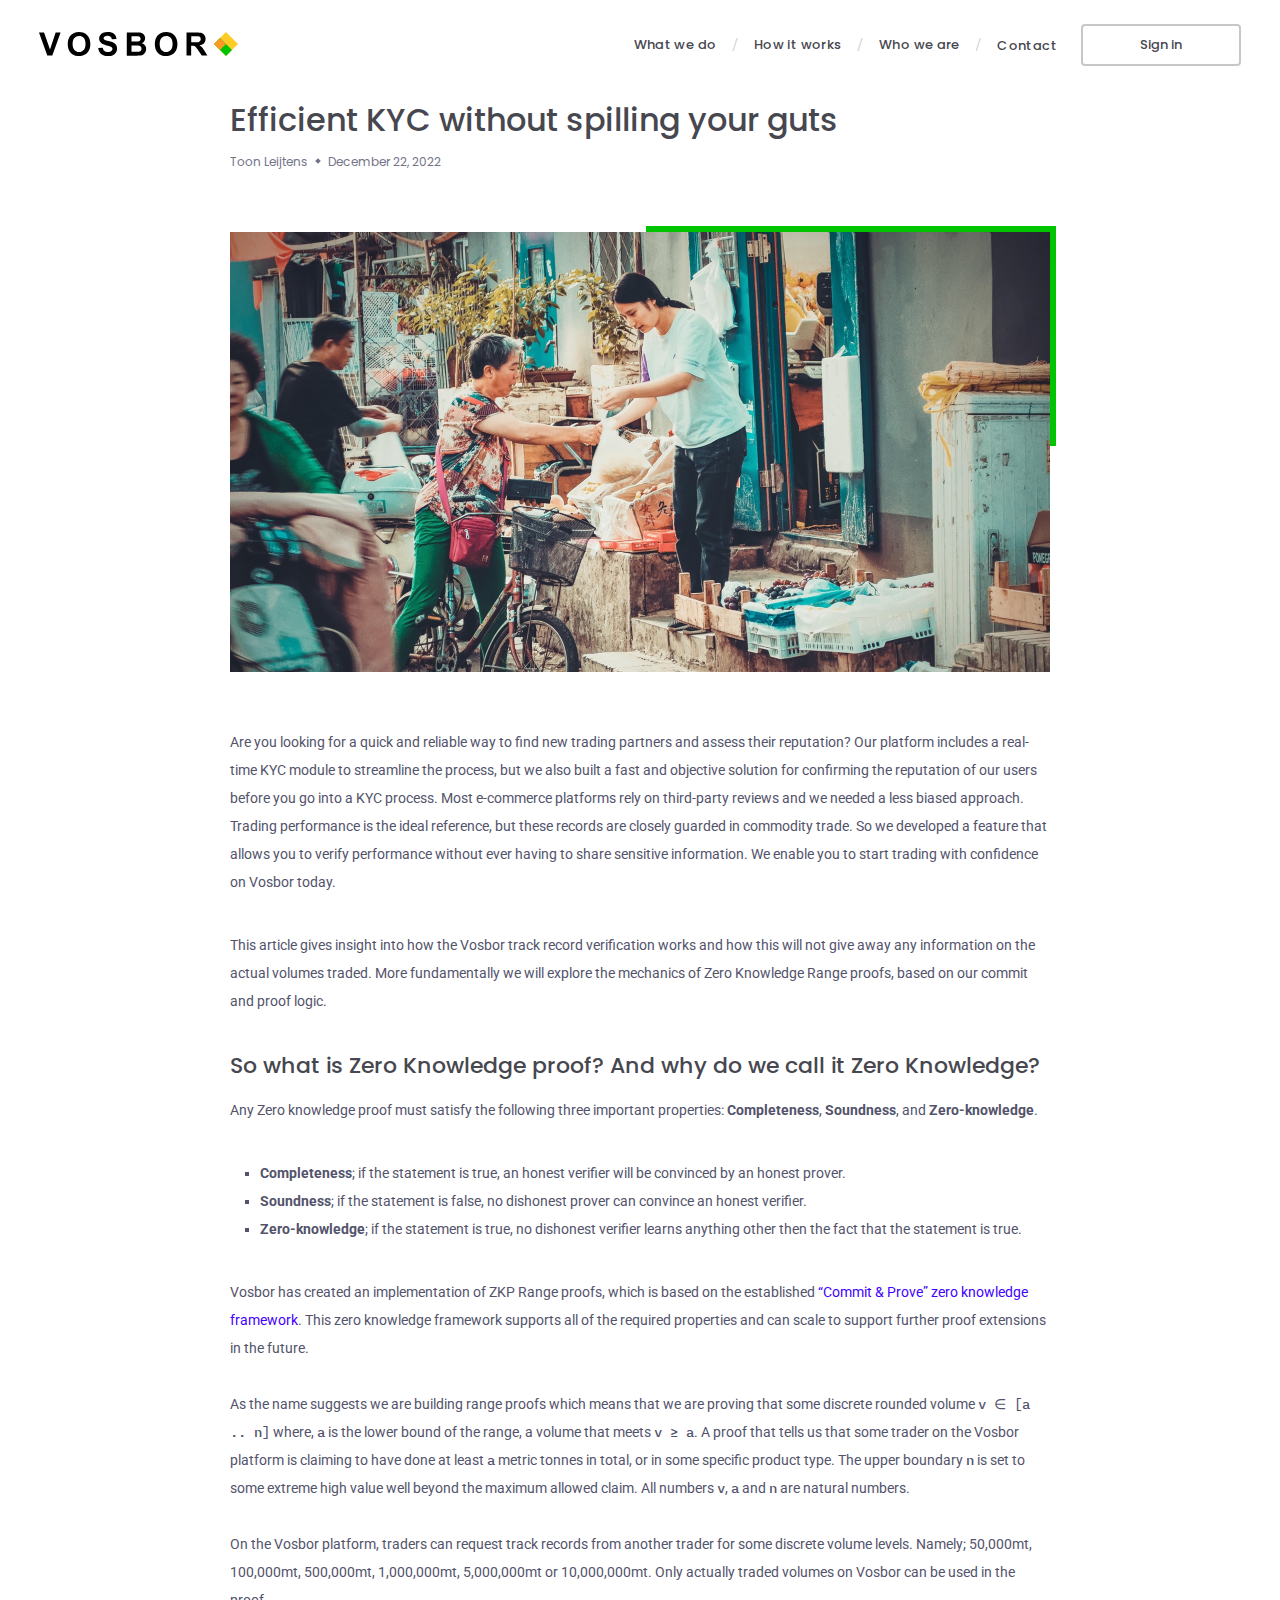
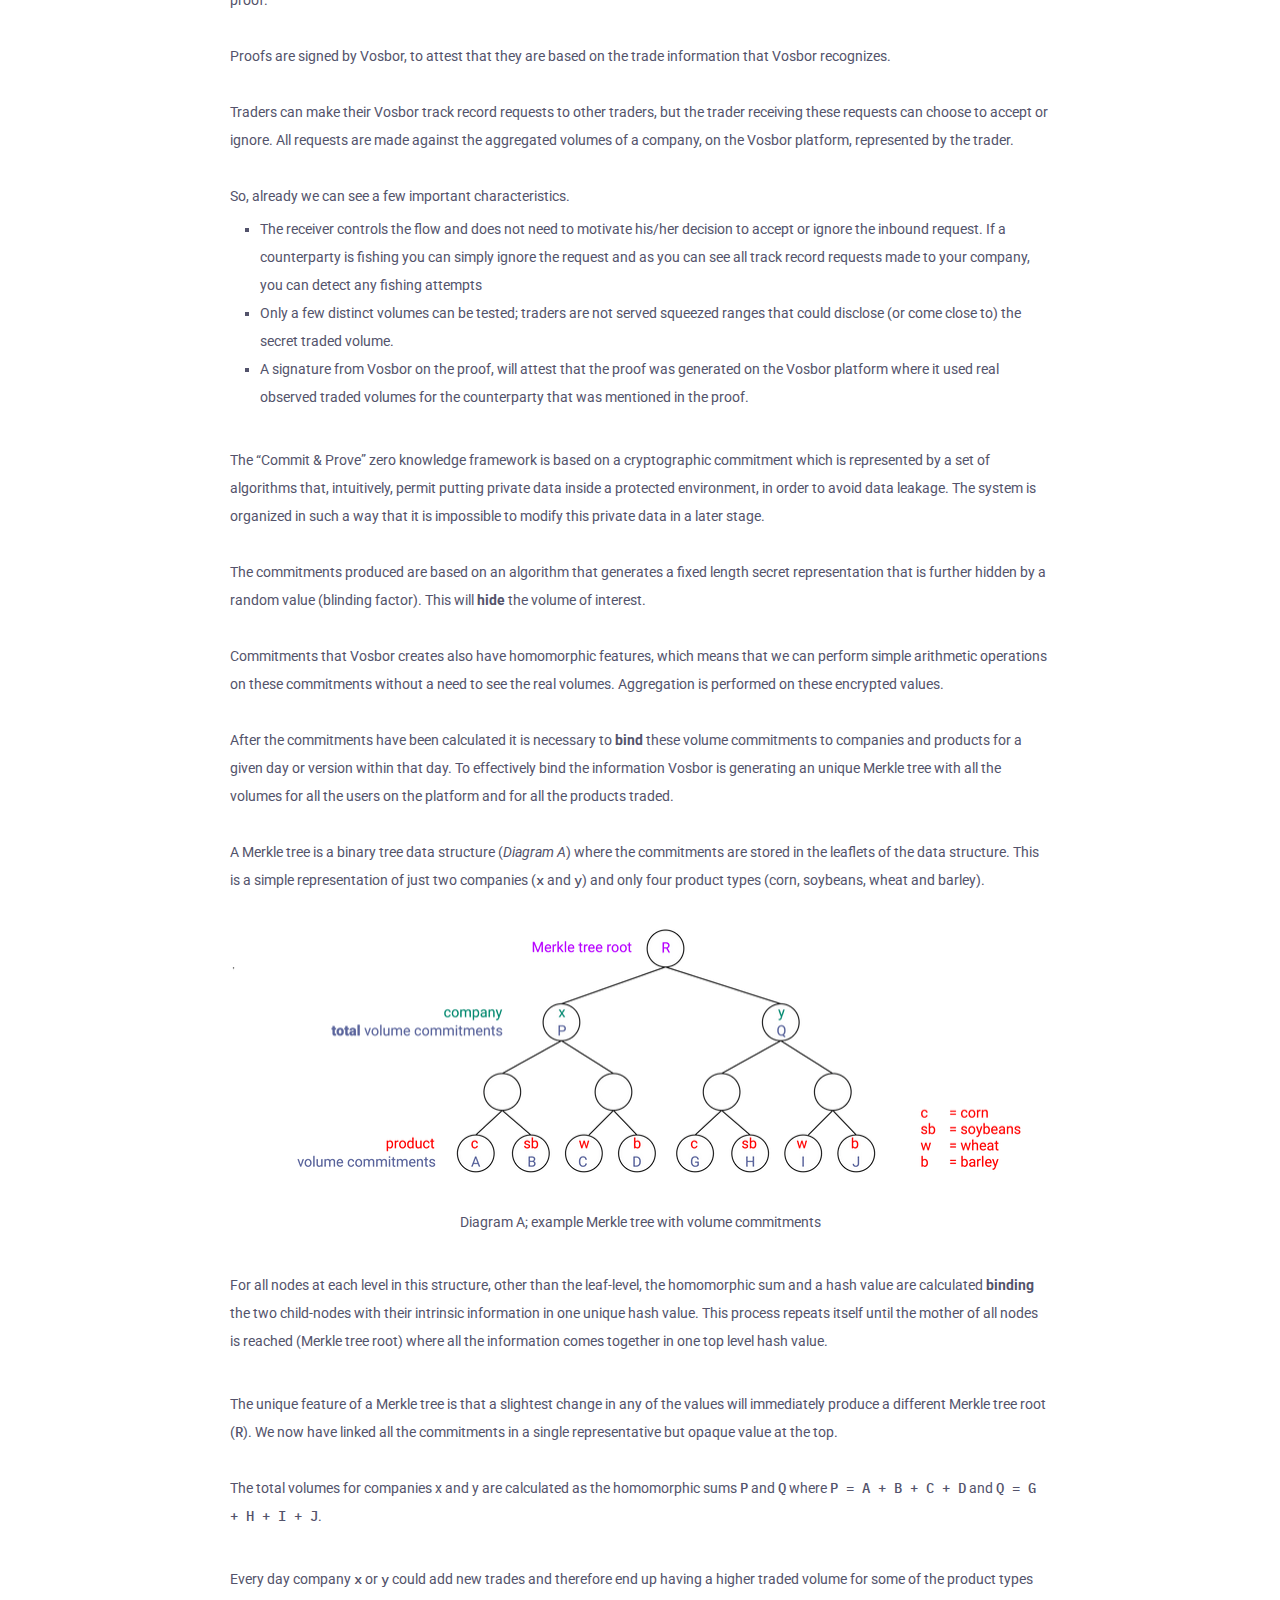
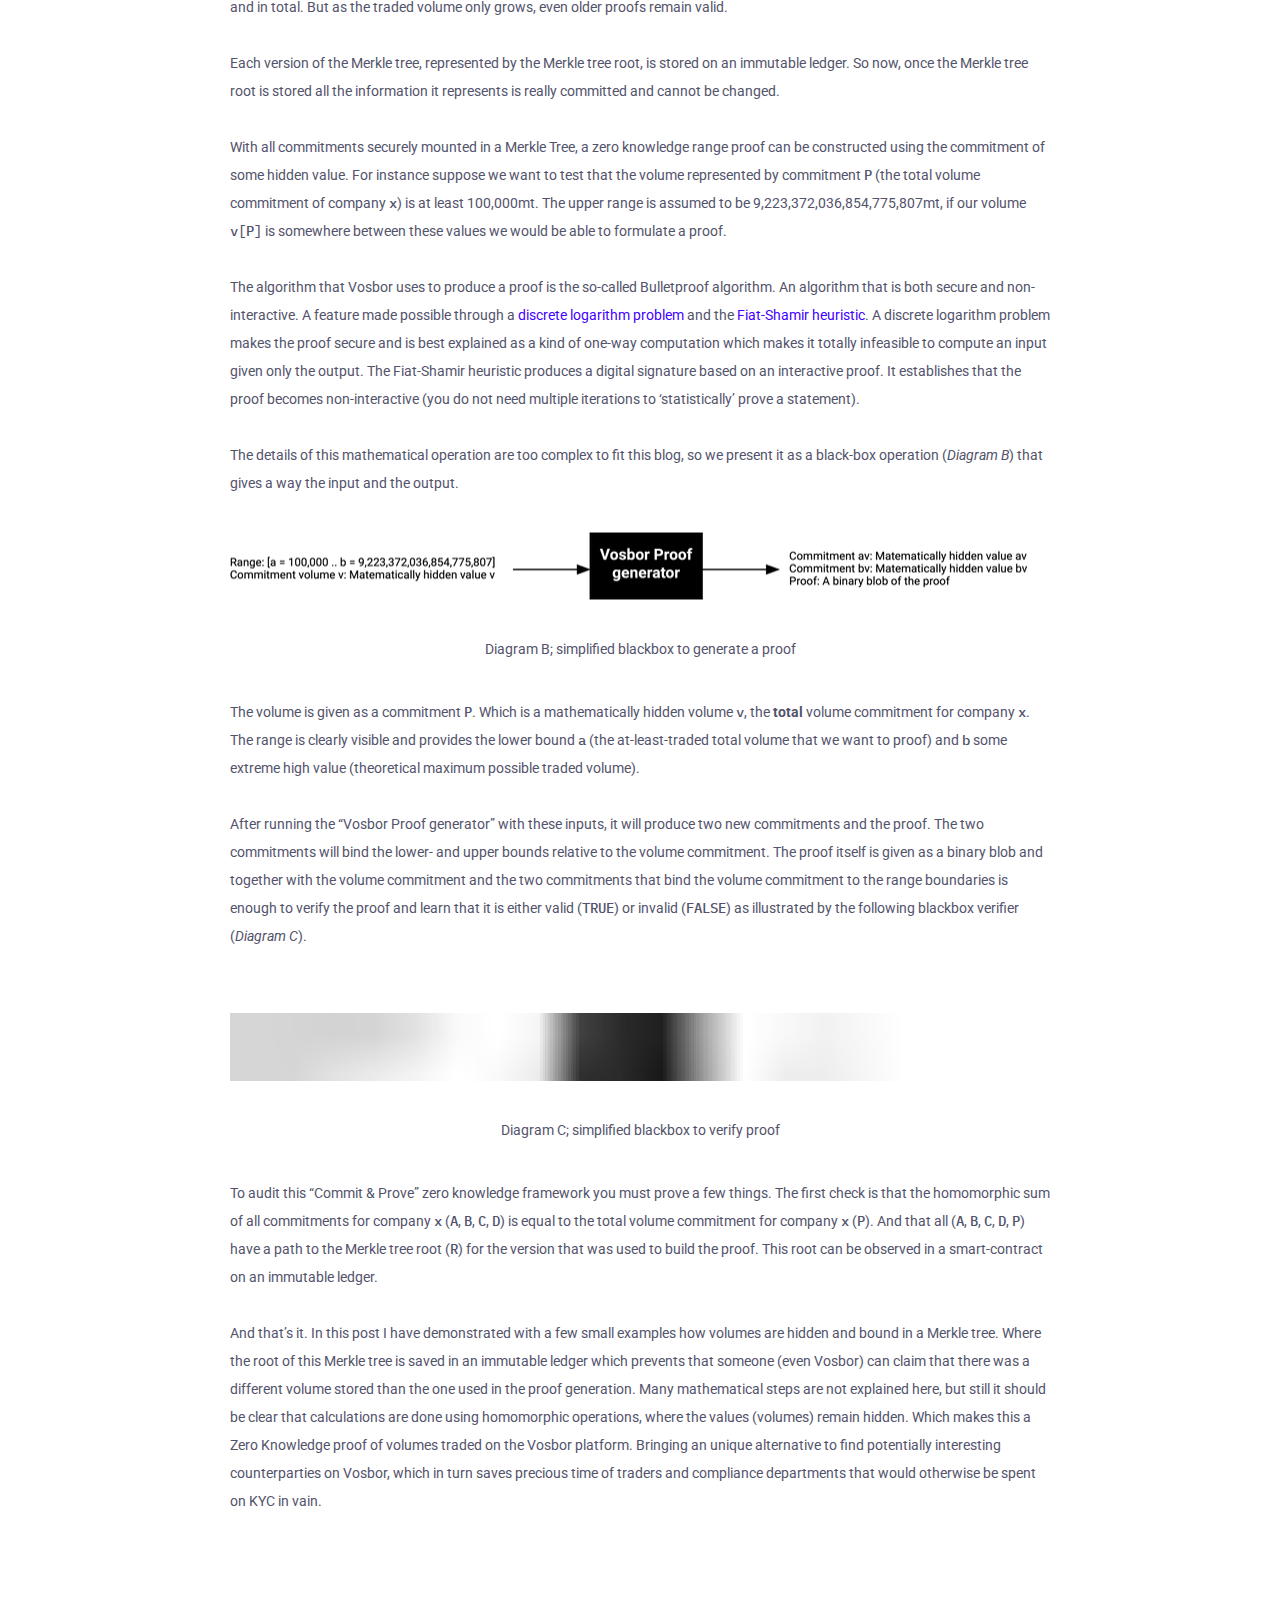
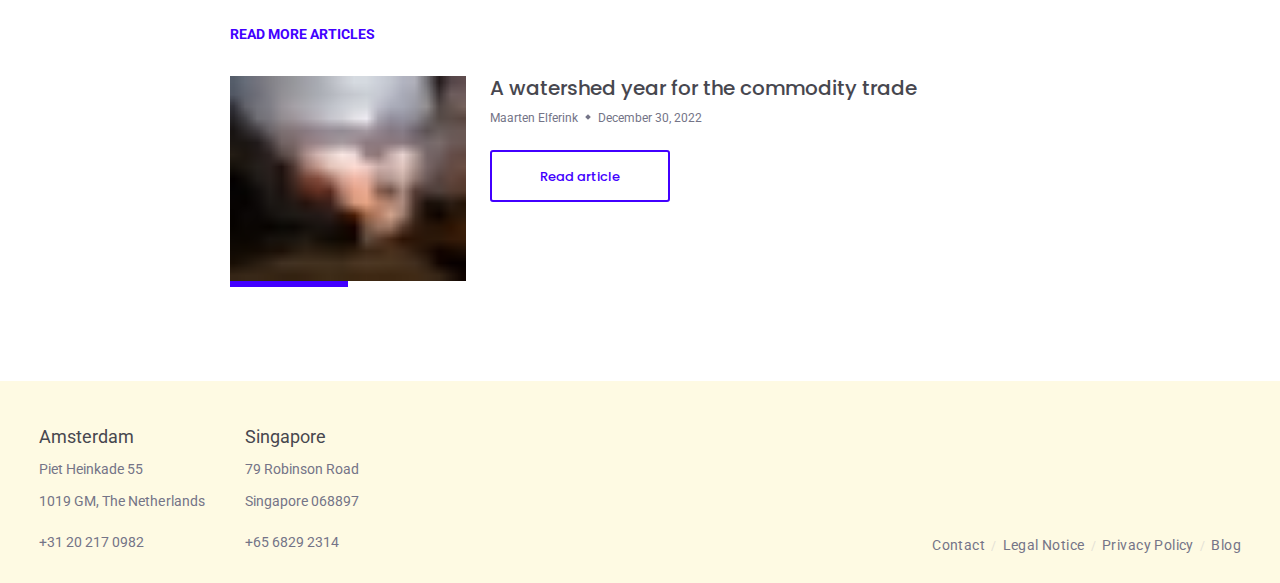
<file: blog/efficient-kyc-without-spilling-your-guts/index.html>
<!DOCTYPE html><html><head><meta charSet="utf-8"/><meta http-equiv="x-ua-compatible" content="ie=edge"/><meta name="viewport" content="width=device-width, initial-scale=1, shrink-to-fit=no"/><meta name="version" content="3.0"/><style data-href="/styles.b8f1279a79e8b31ac22c.css" data-identity="gatsby-global-css">a,abbr,acronym,address,applet,article,aside,audio,b,big,blockquote,body,canvas,caption,center,cite,code,dd,del,details,dfn,div,dl,dt,em,embed,fieldset,figcaption,figure,footer,form,h1,h2,h3,h4,h5,h6,header,hgroup,html,i,iframe,img,ins,kbd,label,legend,li,mark,menu,nav,object,ol,output,p,pre,q,ruby,s,samp,section,small,span,strike,strong,sub,summary,sup,table,tbody,td,tfoot,th,thead,time,tr,tt,u,ul,var,video{-webkit-margin-before:0;-webkit-margin-after:0;border:0;font-size:100%;font:inherit;margin:0;margin-block-end:0;margin-block-start:0;padding:0;vertical-align:baseline}article,aside,details,figcaption,figure,footer,header,hgroup,menu,nav,section{display:block}body{line-height:1}ol,ul{list-style:none}blockquote,q{quotes:none}blockquote:after,blockquote:before,q:after,q:before{content:"";content:none}table{border-collapse:collapse;border-spacing:0}*{-webkit-font-smoothing:antialiased;-moz-osx-font-smoothing:grayscale}body,html{-webkit-tap-highlight-color:rgba(0,0,0,0);border:0;font-family:Roboto;margin:0;padding:0;scroll-behavior:smooth;-webkit-user-select:none;-ms-user-select:none;user-select:none}@media(max-width:975px){.mobile-hidden{display:none!important}}@media(min-width:768px){.mobile-visible{display:none!important}}@media(max-width:1365px){.tablet-hidden{display:none!important}}@media(min-width:1366px){.tablet-visible{display:none!important}}.even-section{background:#fefae3}a{color:#747487}@-webkit-keyframes rotating{0%{-webkit-transform:rotate(0deg);transform:rotate(0deg)}to{-webkit-transform:rotate(1turn);transform:rotate(1turn)}}@keyframes rotating{0%{-webkit-transform:rotate(0deg);transform:rotate(0deg)}to{-webkit-transform:rotate(1turn);transform:rotate(1turn)}}</style><style>.gatsby-image-wrapper{position:relative;overflow:hidden}.gatsby-image-wrapper picture.object-fit-polyfill{position:static!important}.gatsby-image-wrapper img{bottom:0;height:100%;left:0;margin:0;max-width:none;padding:0;position:absolute;right:0;top:0;width:100%;object-fit:cover}.gatsby-image-wrapper [data-main-image]{opacity:0;transform:translateZ(0);transition:opacity .25s linear;will-change:opacity}.gatsby-image-wrapper-constrained{display:inline-block;vertical-align:top}</style><noscript><style>.gatsby-image-wrapper noscript [data-main-image]{opacity:1!important}.gatsby-image-wrapper [data-placeholder-image]{opacity:0!important}</style></noscript><script type="module">const e="undefined"!=typeof HTMLImageElement&&"loading"in HTMLImageElement.prototype;e&&document.body.addEventListener("load",(function(e){const t=e.target;if(void 0===t.dataset.mainImage)return;if(void 0===t.dataset.gatsbyImageSsr)return;let a=null,n=t;for(;null===a&&n;)void 0!==n.parentNode.dataset.gatsbyImageWrapper&&(a=n.parentNode),n=n.parentNode;const o=a.querySelector("[data-placeholder-image]"),r=new Image;r.src=t.currentSrc,r.decode().catch((()=>{})).then((()=>{t.style.opacity=1,o&&(o.style.opacity=0,o.style.transition="opacity 500ms linear")}))}),!0);</script><style data-styled="" data-styled-version="5.3.3">.cQdKkc{padding:30px 35px 25px;display:-webkit-box;display:-webkit-flex;display:-ms-flexbox;display:flex;-webkit-align-items:center;-webkit-box-align:center;-ms-flex-align:center;align-items:center;-webkit-flex-direction:column;-ms-flex-direction:column;flex-direction:column;gap:42px;}/*!sc*/
@media (min-width:768px){.cQdKkc{padding:40px 39px 25px;-webkit-flex-direction:row;-ms-flex-direction:row;flex-direction:row;-webkit-align-items:flex-end;-webkit-box-align:flex-end;-ms-flex-align:flex-end;align-items:flex-end;-webkit-box-pack:justify;-webkit-justify-content:space-between;-ms-flex-pack:justify;justify-content:space-between;}}/*!sc*/
@media (min-width:1366px){.cQdKkc{padding:40px 80px 25px;}}/*!sc*/
@media (min-width:1919px){.cQdKkc{padding:50px 100px 25px;}}/*!sc*/
data-styled.g1[id="footer__FooterContainer-sc-164g705-0"]{content:"cQdKkc,"}/*!sc*/
.cqDwDZ{display:-webkit-box;display:-webkit-flex;display:-ms-flexbox;display:flex;-webkit-align-items:stretch;-webkit-box-align:stretch;-ms-flex-align:stretch;align-items:stretch;gap:40px;}/*!sc*/
data-styled.g3[id="footer__AddressList-sc-164g705-2"]{content:"cqDwDZ,"}/*!sc*/
.gUKGQN{display:-webkit-box;display:-webkit-flex;display:-ms-flexbox;display:flex;-webkit-flex-direction:column;-ms-flex-direction:column;flex-direction:column;}/*!sc*/
data-styled.g4[id="footer__Address-sc-164g705-3"]{content:"gUKGQN,"}/*!sc*/
.dlRnzW{font-family:Roboto;font-style:normal;font-weight:normal;line-height:32px;-webkit-letter-spacing:0.002em;-moz-letter-spacing:0.002em;-ms-letter-spacing:0.002em;letter-spacing:0.002em;color:#47474f;font-size:16px;}/*!sc*/
@media (min-width:768px){.dlRnzW{font-size:18px;}}/*!sc*/
@media (min-width:1919px){.dlRnzW{font-size:24px;}}/*!sc*/
data-styled.g5[id="footer__AddressTitle-sc-164g705-4"]{content:"dlRnzW,"}/*!sc*/
.kPbGZs{font-family:"Roboto";font-style:normal;font-weight:normal;line-height:32px;-webkit-letter-spacing:0.002em;-moz-letter-spacing:0.002em;-ms-letter-spacing:0.002em;letter-spacing:0.002em;color:#747487;font-size:14px;}/*!sc*/
@media (min-width:1366px){.kPbGZs{font-size:16px;}}/*!sc*/
data-styled.g6[id="footer__AddressLine-sc-164g705-5"]{content:"kPbGZs,"}/*!sc*/
.bLxmnu{font-family:Roboto;font-style:normal;font-weight:normal;line-height:32px;-webkit-letter-spacing:0.002em;-moz-letter-spacing:0.002em;-ms-letter-spacing:0.002em;letter-spacing:0.002em;margin-top:9px;-webkit-text-decoration:none;text-decoration:none;color:#747487;font-size:14px;}/*!sc*/
@media (min-width:1366px){.bLxmnu{font-size:16px;}}/*!sc*/
data-styled.g7[id="footer__Phone-sc-164g705-6"]{content:"bLxmnu,"}/*!sc*/
.hSmfCQ{font-family:Roboto;font-style:normal;font-weight:400;font-size:12px;line-height:20px;-webkit-letter-spacing:0.03em;-moz-letter-spacing:0.03em;-ms-letter-spacing:0.03em;letter-spacing:0.03em;color:#747487;-webkit-text-decoration:none;text-decoration:none;}/*!sc*/
.hSmfCQ:not(:last-child)::after{content:"/";color:#c8c8ca;display:inline-block;vertical-align:middle;opacity:0.5;padding:0 6px;font-size:12px;line-height:20px;}/*!sc*/
@media (min-width:1366px){.hSmfCQ:not(:last-child)::after{padding:0 8px;}}/*!sc*/
@media (min-width:1366px){.hSmfCQ:not(:last-child)::after{padding:0 18px;font-size:14px;line-height:26px;}}/*!sc*/
@media (min-width:1919px){.hSmfCQ:not(:last-child)::after{font-size:16px;line-height:28px;}}/*!sc*/
@media (min-width:768px){.hSmfCQ{font-size:14px;line-height:26px;}}/*!sc*/
@media (min-width:1919px){.hSmfCQ{font-size:16px;line-height:28px;}}/*!sc*/
data-styled.g8[id="footer__FooterLink-sc-164g705-7"]{content:"hSmfCQ,"}/*!sc*/
.dqsXkn{width:160px;box-sizing:border-box;-webkit-text-decoration:none;text-decoration:none;display:inline-block;text-align:center;white-space:nowrap;padding:0;border-width:2px;border-style:solid;border-radius:4px;font-family:"Poppins";font-weight:500;font-size:13px;height:42px;line-height:38px;}/*!sc*/
@media (min-width:1366px){.dqsXkn{font-size:15px;height:44px;line-height:40px;}}/*!sc*/
@media (min-width:1919px){.dqsXkn{font-size:18px;height:48px;line-height:44px;}}/*!sc*/
data-styled.g18[id="ButtonLink__BaseButtonLink-sc-1ebrgby-0"]{content:"dqsXkn,"}/*!sc*/
.loKKUv{z-index:1;padding:24px;display:-webkit-box;display:-webkit-flex;display:-ms-flexbox;display:flex;-webkit-box-pack:justify;-webkit-justify-content:space-between;-ms-flex-pack:justify;justify-content:space-between;-webkit-align-items:center;-webkit-box-align:center;-ms-flex-align:center;align-items:center;position:absolute;top:0;right:0;left:0;}/*!sc*/
.loKKUv .links{display:-webkit-box;display:-webkit-flex;display:-ms-flexbox;display:flex;-webkit-align-items:center;-webkit-box-align:center;-ms-flex-align:center;align-items:center;-webkit-flex-wrap:wrap;-ms-flex-wrap:wrap;flex-wrap:wrap;-webkit-box-pack:end;-webkit-justify-content:flex-end;-ms-flex-pack:end;justify-content:flex-end;}/*!sc*/
@media (min-width:768px){.loKKUv{padding:24px 39px;}}/*!sc*/
@media (min-width:1366px){.loKKUv{padding:24px 40px;}}/*!sc*/
@media (min-width:1919px){.loKKUv{padding:24px 68px;}}/*!sc*/
data-styled.g20[id="header__Header-sc-vh8ctx-0"]{content:"loKKUv,"}/*!sc*/
.gqFqOG{font-family:"Poppins";font-style:normal;font-weight:500;font-size:14px;line-height:21px;-webkit-letter-spacing:0.03em;-moz-letter-spacing:0.03em;-ms-letter-spacing:0.03em;letter-spacing:0.03em;color:#47474F;-webkit-text-decoration:none;text-decoration:none;-webkit-transition-property:color;transition-property:color;-webkit-transition-duration:0.3s;transition-duration:0.3s;}/*!sc*/
.gqFqOG:hover{color:rgb(71 71 79 / 75%);}/*!sc*/
.gqFqOG.separator::after{content:"/";color:#C8C8CA;opacity:1;display:inline-block;vertical-align:middle;font-family:"Montserrat";line-height:22px;padding:0 16px;font-size:18px;}/*!sc*/
@media (min-width:1366px){.gqFqOG.separator::after{font-size:24px;padding:0 24px;}}/*!sc*/
.gqFqOG.separator::after:hover{opacity:1;}/*!sc*/
@media (min-width:768px){.gqFqOG{font-size:13px;}}/*!sc*/
@media (min-width:1366px){.gqFqOG{font-size:15px;}}/*!sc*/
@media (min-width:1919px){.gqFqOG{font-size:18px;}}/*!sc*/
data-styled.g21[id="header__HeaderLink-sc-vh8ctx-1"]{content:"gqFqOG,"}/*!sc*/
.ktgKrw{border-color:rgba(255,255,255,0.33);margin-left:24px;color:#47474F;border-color:rgba(71,71,79,0.3);}/*!sc*/
@media (min-width:1366px){.ktgKrw{margin-left:50px;}}/*!sc*/
.ktgKrw:hover,.ktgKrw:active{background:linear-gradient(270deg,#373cd9 2.12%,#243afa 97.88%);border-color:transparent;color:#ffffff;}/*!sc*/
data-styled.g22[id="header__ButtonLink-sc-vh8ctx-2"]{content:"ktgKrw,"}/*!sc*/
.lbyNB{display:inline-block;margin:3px 8px;background-color:#747487;width:4px;height:4px;-webkit-transform:rotate(45deg);-ms-transform:rotate(45deg);transform:rotate(45deg);}/*!sc*/
data-styled.g27[id="PostLink__Separator-sc-dqz14k-4"]{content:"lbyNB,"}/*!sc*/
.bbJfIG{font-family:"Poppins";font-size:13px;font-weight:500;line-height:21px;color:#4200ff;border-radius:3px;border:2px solid #4200ff;width:180px;height:52px;box-sizing:border-box;display:-webkit-inline-box;display:-webkit-inline-flex;display:-ms-inline-flexbox;display:inline-flex;-webkit-align-items:center;-webkit-box-align:center;-ms-flex-align:center;align-items:center;-webkit-box-pack:center;-webkit-justify-content:center;-ms-flex-pack:center;justify-content:center;-webkit-text-decoration:none;text-decoration:none;}/*!sc*/
.bbJfIG:hover{background-color:#4200ff;color:#fff;cursor:pointer;}/*!sc*/
@media (min-width:1366px){.bbJfIG{font-size:15px;line-height:23px;}}/*!sc*/
@media (min-width:1919px){.bbJfIG{font-size:18px;line-height:27px;}}/*!sc*/
data-styled.g28[id="PostLink__ReadMoreButton-sc-dqz14k-5"]{content:"bbJfIG,"}/*!sc*/
.jJsDLF{-webkit-text-decoration:none;text-decoration:none;}/*!sc*/
data-styled.g29[id="PostLink__LinkUnstyled-sc-dqz14k-6"]{content:"jJsDLF,"}/*!sc*/
.bJpWjC{margin-bottom:30px;display:-webkit-box;display:-webkit-flex;display:-ms-flexbox;display:flex;-webkit-flex-direction:column;-ms-flex-direction:column;flex-direction:column;-webkit-text-decoration:none;text-decoration:none;}/*!sc*/
@media (min-width:768px){.bJpWjC{-webkit-flex-direction:row;-ms-flex-direction:row;flex-direction:row;gap:24px;}}/*!sc*/
data-styled.g30[id="PostSummary__PostContainer-sc-ms37ki-0"]{content:"bJpWjC,"}/*!sc*/
.iwnHcb{-webkit-flex:1 0 auto;-ms-flex:1 0 auto;flex:1 0 auto;display:-webkit-box;display:-webkit-flex;display:-ms-flexbox;display:flex;-webkit-box-pack:center;-webkit-justify-content:center;-ms-flex-pack:center;justify-content:center;}/*!sc*/
@media (min-width:768px){.iwnHcb{max-width:260px;max-height:260px;}}/*!sc*/
.iwnHcb > *{-webkit-flex:1 0 auto;-ms-flex:1 0 auto;flex:1 0 auto;}/*!sc*/
data-styled.g31[id="PostSummary__ImgWrapper-sc-ms37ki-1"]{content:"iwnHcb,"}/*!sc*/
.gNjNbt{-webkit-flex:0 1 calc(100% - 260px);-ms-flex:0 1 calc(100% - 260px);flex:0 1 calc(100% - 260px);}/*!sc*/
data-styled.g32[id="PostSummary__BlockWrapper-sc-ms37ki-2"]{content:"gNjNbt,"}/*!sc*/
.bplxVs{max-width:260px;overflow:visible !important;}/*!sc*/
.post-container .PostSummary__ImgStyled-sc-ms37ki-3::before{width:50%;content:"";position:absolute;background-color:var(--bgcolor,#4200ff);left:0;bottom:-6px;height:6px;}/*!sc*/
@media (min-width:1366px){.post-container .PostSummary__ImgStyled-sc-ms37ki-3::before{bottom:-8px;height:8px;}}/*!sc*/
@media (min-width:1919px){.post-container .PostSummary__ImgStyled-sc-ms37ki-3::before{bottom:-10px;height:10px;}}/*!sc*/
data-styled.g33[id="PostSummary__ImgStyled-sc-ms37ki-3"]{content:"bplxVs,"}/*!sc*/
.iwPyAt{font-family:"Poppins";font-size:20px;line-height:24px;font-weight:500;margin-top:26px;margin-bottom:4px;color:#47474f;text-overflow:ellipsis;overflow:hidden;display:-webkit-box !important;-webkit-line-clamp:2;-webkit-box-orient:vertical;}/*!sc*/
@media (min-width:768px){.iwPyAt{margin-top:0;}}/*!sc*/
@media (min-width:1366px){.iwPyAt{margin-bottom:8px;font-size:26px;line-height:33.8px;}}/*!sc*/
@media (min-width:1919px){.iwPyAt{font-size:38px;line-height:49.21px;}}/*!sc*/
data-styled.g34[id="PostSummary__PostTitle-sc-ms37ki-4"]{content:"iwPyAt,"}/*!sc*/
.hyOZhu{font-family:"Roboto";font-size:12px;font-weight:400;line-height:28px;margin-bottom:18px;color:#747487;}/*!sc*/
@media (min-width:1919px){.hyOZhu{margin-bottom:22px;}}/*!sc*/
data-styled.g35[id="PostSummary__PostContent-sc-ms37ki-5"]{content:"hyOZhu,"}/*!sc*/
.kteKnS{display:inline-block;margin:3px 8px;background-color:#747487;width:4px;height:4px;-webkit-transform:rotate(45deg);-ms-transform:rotate(45deg);transform:rotate(45deg);}/*!sc*/
data-styled.g36[id="PostSummary__Separator-sc-ms37ki-6"]{content:"kteKnS,"}/*!sc*/
.jCXYDV{margin-top:100px;margin-left:auto;margin-right:auto;padding-left:24px;padding-right:24px;max-width:820px;}/*!sc*/
@media (min-width:1366px){.jCXYDV{margin-top:150px;}}/*!sc*/
data-styled.g37[id="MarkdownRemarkfrontmatter__slug__BlogPostContainer-sc-1ess3mo-0"]{content:"jCXYDV,"}/*!sc*/
.ixYUWX{margin-bottom:48px;}/*!sc*/
@media (min-width:768px){.ixYUWX{margin-bottom:56px;}}/*!sc*/
data-styled.g38[id="MarkdownRemarkfrontmatter__slug__PostHeader-sc-1ess3mo-1"]{content:"ixYUWX,"}/*!sc*/
.jPJKrY{font-family:"Poppins";font-size:32px;font-weight:500;line-height:40px;color:#47474f;margin-bottom:8px;}/*!sc*/
@media (min-width:1366px){.jPJKrY{font-size:48px;line-height:59.52px;margin-bottom:16px;}}/*!sc*/
@media (min-width:1919px){.jPJKrY{font-size:56px;line-height:72.52px;}}/*!sc*/
data-styled.g39[id="MarkdownRemarkfrontmatter__slug__PostTitle-sc-1ess3mo-2"]{content:"jPJKrY,"}/*!sc*/
.kNHbiU{font-family:"Poppins";font-size:22px;font-weight:300;line-height:31px;color:#47474f;margin-bottom:8px;}/*!sc*/
@media (min-width:1366px){.kNHbiU{font-size:30px line-height:40px;margin-bottom:16px;}}/*!sc*/
@media (min-width:1919px){.kNHbiU{font-size:38px;line-height:49px;}}/*!sc*/
data-styled.g40[id="MarkdownRemarkfrontmatter__slug__PostSubtitle-sc-1ess3mo-3"]{content:"kNHbiU,"}/*!sc*/
.jbVipB{font-family:"Poppins";font-size:12px;font-weight:400;line-height:28px;color:#747487;}/*!sc*/
@media (min-width:1366px){.jbVipB{font-size:18px;line-height:36px;}}/*!sc*/
data-styled.g41[id="MarkdownRemarkfrontmatter__slug__PostInfo-sc-1ess3mo-4"]{content:"jbVipB,"}/*!sc*/
.kCSshE{overflow:visible !important;margin-bottom:48px;margin-left:-24px;margin-right:-24px;}/*!sc*/
@media (min-width:768px){.kCSshE{margin-left:0;margin-right:0;margin-bottom:56px;}}/*!sc*/
.kCSshE::before{width:50%;height:50%;content:"";position:absolute;background-color:var(--bgcolor,#4200ff);right:0px;top:-6px;}/*!sc*/
@media (min-width:768px){.kCSshE::before{right:-6px;top:-6px;}}/*!sc*/
@media (min-width:1366px){.kCSshE::before{right:-8px;top:-8px;}}/*!sc*/
@media (min-width:1919px){.kCSshE::before{right:-10px;top:-10px;}}/*!sc*/
data-styled.g42[id="MarkdownRemarkfrontmatter__slug__ImgStyled-sc-1ess3mo-5"]{content:"kCSshE,"}/*!sc*/
.cWybUT{font-family:"Roboto";font-size:14px;font-weight:400;line-height:28px;color:#53536b;margin-bottom:101px;}/*!sc*/
@media (min-width:1366px){.cWybUT{font-size:18px;line-height:36px;}}/*!sc*/
.cWybUT h1,.cWybUT h2,.cWybUT h3,.cWybUT h4,.cWybUT h5,.cWybUT h6{font-family:"Poppins";font-weight:500;text-align:left;padding-bottom:15px;font-size:22px;line-height:31px;color:#47474f;}/*!sc*/
@media (min-width:1366px){.cWybUT h1,.cWybUT h2,.cWybUT h3,.cWybUT h4,.cWybUT h5,.cWybUT h6{font-size:30px line-height:40px;}}/*!sc*/
@media (min-width:1919px){.cWybUT h1,.cWybUT h2,.cWybUT h3,.cWybUT h4,.cWybUT h5,.cWybUT h6{font-size:38px;line-height:49px;}}/*!sc*/
.cWybUT em{font-style:italic;}/*!sc*/
.cWybUT p{margin-bottom:35px;}/*!sc*/
.cWybUT blockquote p,.cWybUT q p{margin-bottom:0px;}/*!sc*/
.cWybUT a{-webkit-text-decoration:none;text-decoration:none;color:#4200ff;}/*!sc*/
.cWybUT a:hover{-webkit-text-decoration:underline;text-decoration:underline;}/*!sc*/
.cWybUT ol,.cWybUT ul{list-style-type:square;margin-bottom:35px;padding-left:30px;}/*!sc*/
.cWybUT strong{font-weight:700;}/*!sc*/
.cWybUT code{font-family:"IBM Plex Mono",monospace;font-style:normal;font-weight:500;}/*!sc*/
.cWybUT blockquote,.cWybUT q{background-color:#f3f3f3;margin-bottom:35px;border-radius:8px;padding:15px;}/*!sc*/
@media (min-width:768px){.cWybUT blockquote,.cWybUT q{padding:20px;}}/*!sc*/
@media (min-width:1366px){.cWybUT blockquote,.cWybUT q{padding:28px;}}/*!sc*/
@media (min-width:1919px){.cWybUT blockquote,.cWybUT q{padding:35px;}}/*!sc*/
.cWybUT blockquote p:not(:only-child):not(:last-child),.cWybUT q p:not(:only-child):not(:last-child){margin-bottom:35px;}/*!sc*/
data-styled.g43[id="MarkdownRemarkfrontmatter__slug__PostContent-sc-1ess3mo-6"]{content:"cWybUT,"}/*!sc*/
.FMABn{margin-left:auto;margin-right:auto;margin-bottom:100px;padding-left:24px;padding-right:24px;max-width:820px;margin-top:100px;}/*!sc*/
@media (min-width:1366px){.FMABn{margin-top:150px;}}/*!sc*/
data-styled.g44[id="MarkdownRemarkfrontmatter__slug__ReadMoreContainer-sc-1ess3mo-7"]{content:"FMABn,"}/*!sc*/
.hkjppW{font-family:"Roboto";font-size:14px;font-weight:700;line-height:36px;color:#4200ff;margin-bottom:24px;text-transform:uppercase;}/*!sc*/
data-styled.g45[id="MarkdownRemarkfrontmatter__slug__MoreArticlesTitle-sc-1ess3mo-8"]{content:"hkjppW,"}/*!sc*/
</style><link rel="sitemap" type="application/xml" href="/sitemap/sitemap-index.xml"/><title data-react-helmet="true">Efficient KYC without spilling your guts</title><link data-react-helmet="true" rel="canonical" href="https://www.vosbor.com/"/><meta data-react-helmet="true" charSet="utf-8"/><meta data-react-helmet="true" name="description" content=" Vosbor is a grain and oilseed trading platform. Discover how we foster transparency in global agricultural commodity markets. "/><meta data-react-helmet="true" name="keywords" content="commodity trading, commodity, blockchain, market, grain, oilseed, agriculture, agricultural commodities"/><meta data-react-helmet="true" property="og:title" content="Vosbor - The agricultural commodity trading platform"/><meta data-react-helmet="true" property="og:description" content="Vosbor is a grain and oilseed trading platform. Discover how we foster transparency in global agricultural commodity markets."/><meta data-react-helmet="true" property="og:type" content="website"/><meta data-react-helmet="true" property="og:url" content="https://www.vosbor.com/"/><meta data-react-helmet="true" name="robots" content="index, follow"/><link href="https://fonts.googleapis.com/css?family=Poppins:100,200,300,400,500,600|Roboto:100,200,300,400,500,600|IBM+Plex+Mono:100,200,300,400,500,600&amp;display=swap" rel="stylesheet"/><link rel="icon" href="/favicon-32x32.png?v=21c7173ac2f4953a804b70d35e9499ad" type="image/png"/><link rel="manifest" href="/manifest.webmanifest" crossorigin="anonymous"/><link rel="apple-touch-icon" sizes="48x48" href="/icons/icon-48x48.png?v=21c7173ac2f4953a804b70d35e9499ad"/><link rel="apple-touch-icon" sizes="72x72" href="/icons/icon-72x72.png?v=21c7173ac2f4953a804b70d35e9499ad"/><link rel="apple-touch-icon" sizes="96x96" href="/icons/icon-96x96.png?v=21c7173ac2f4953a804b70d35e9499ad"/><link rel="apple-touch-icon" sizes="144x144" href="/icons/icon-144x144.png?v=21c7173ac2f4953a804b70d35e9499ad"/><link rel="apple-touch-icon" sizes="192x192" href="/icons/icon-192x192.png?v=21c7173ac2f4953a804b70d35e9499ad"/><link rel="apple-touch-icon" sizes="256x256" href="/icons/icon-256x256.png?v=21c7173ac2f4953a804b70d35e9499ad"/><link rel="apple-touch-icon" sizes="384x384" href="/icons/icon-384x384.png?v=21c7173ac2f4953a804b70d35e9499ad"/><link rel="apple-touch-icon" sizes="512x512" href="/icons/icon-512x512.png?v=21c7173ac2f4953a804b70d35e9499ad"/><link rel="alternate" type="application/rss+xml" title="Vosbor Blog" href="/rss.xml"/><link as="script" rel="preload" href="/webpack-runtime-964f0cee5fc7c7d425bd.js"/><link as="script" rel="preload" href="/framework-fdf14ba1cbaa93307e24.js"/><link as="script" rel="preload" href="/app-b5ce6df7835c760cb2a8.js"/><link as="script" rel="preload" href="/commons-c2d75699a0ea07b551c5.js"/><link as="script" rel="preload" href="/8a004f2ad7bc784f49b745699d256ff63599d9a4-3d3cad0e3cf9f8e1bd83.js"/><link as="script" rel="preload" href="/c7d71caa48d6e5d7a5796dfa1261b9f09181c117-72736440967e6c4e3e44.js"/><link as="script" rel="preload" href="/component---src-pages-markdown-remark-frontmatter-slug-js-43f01158018414b31fd7.js"/><link as="fetch" rel="preload" href="/page-data/blog/efficient-kyc-without-spilling-your-guts/page-data.json" crossorigin="anonymous"/><link as="fetch" rel="preload" href="/page-data/app-data.json" crossorigin="anonymous"/></head><body><noscript><iframe src="https://www.googletagmanager.com/ns.html?id=GTM-PGRDJVG" height="0" width="0" style="display:none;visibility:hidden"></iframe></noscript><div id="___gatsby"><div style="outline:none" tabindex="-1" id="gatsby-focus-wrapper"><header class="header__Header-sc-vh8ctx-0 loKKUv"><a href="/"><svg width="200" height="24" viewBox="0 0 200 24" fill="none"><g clip-path="url(#clip0_995_800)"><path d="M16.648 0.403381L10.9978 17.5462L5.04486 0.403381H0L8.27357 23.5967H13.3184L21.592 0.403381H16.648Z" fill="black"></path><path d="M28.7556 12.2017C28.7556 9.88235 29.1592 7.86555 29.8655 6.2521C30.37 5.04202 31.0763 3.93277 31.9843 3.02521C32.8924 2.11765 33.9014 1.41176 35.0112 0.907563C36.4238 0.302521 38.1391 0 40.0561 0C43.4866 0 46.2108 1.10924 48.2288 3.22689C50.2467 5.34454 51.3566 8.26891 51.3566 12.1008C51.3566 15.8319 50.3476 18.7563 48.3297 20.874C46.3117 22.9916 43.5875 24.1008 40.157 24.1008C36.7265 24.1008 34.0023 23.0924 31.8834 20.9748C29.7646 18.7563 28.7556 15.8319 28.7556 12.2017ZM33.5987 12C33.5987 14.6219 34.2041 16.6387 35.4148 17.9496C36.6256 19.2605 38.1391 19.9664 40.0561 19.9664C41.9732 19.9664 43.4866 19.2605 44.6974 17.9496C45.9081 16.6387 46.5135 14.6219 46.5135 11.8992C46.5135 9.27731 45.9081 7.26051 44.7983 5.94958C43.4866 4.63866 41.9732 4.03361 40.0561 4.03361C38.1391 4.03361 36.5247 4.7395 35.4148 6.05042C34.2041 7.36135 33.5987 9.27731 33.5987 12Z" fill="black"></path><path d="M59.2268 16.0336L63.7672 15.6303C64.0699 17.1429 64.5744 18.2521 65.4824 18.958C66.2896 19.6639 67.5004 20.0672 68.9129 20.0672C70.4264 20.0672 71.5363 19.7647 72.3434 19.0588C73.1506 18.4538 73.4533 17.6471 73.4533 16.8403C73.4533 16.3361 73.2515 15.8319 72.9488 15.4286C72.6461 15.0252 72.0408 14.7227 71.2336 14.4202C70.7291 14.2185 69.4174 13.916 67.5004 13.4118C64.9779 12.8067 63.2627 12 62.2537 11.0924C60.8412 9.78151 60.1349 8.26891 60.1349 6.45378C60.1349 5.2437 60.4376 4.13445 61.1439 3.12605C61.8501 2.11765 62.7582 1.31092 64.0699 0.806723C65.2806 0.302521 66.7941 0 68.6102 0C71.5363 0 73.756 0.605042 75.1686 1.91597C76.682 3.22689 77.3883 4.94118 77.4892 7.05882L72.8479 7.2605C72.6461 6.05042 72.2425 5.2437 71.5363 4.63866C70.83 4.13445 69.9219 3.83193 68.6102 3.83193C67.2986 3.83193 66.1887 4.13445 65.3815 4.63866C64.8771 5.04202 64.5744 5.54622 64.5744 6.15126C64.5744 6.65546 64.7762 7.15966 65.2806 7.56303C65.886 8.06723 67.2986 8.57143 69.6192 9.07563C71.9399 9.57983 73.5542 10.1849 74.6641 10.7899C75.774 11.395 76.5811 12.2017 77.1865 13.1092C77.7919 14.1176 78.0946 15.3277 78.0946 16.8403C78.0946 18.1513 77.691 19.4622 76.9847 20.5714C76.2784 21.7815 75.1686 22.5882 73.8569 23.1933C72.5452 23.7983 70.83 24 68.812 24C65.886 24 63.6663 23.2941 62.0519 21.9832C60.5385 20.6723 59.5295 18.6555 59.2268 16.0336Z" fill="black"></path><path d="M87.7805 0.403381H97.0631C98.8792 0.403381 100.292 0.504222 101.2 0.605062C102.108 0.806743 102.915 1.10926 103.621 1.61347C104.328 2.11767 104.933 2.72271 105.438 3.52943C105.942 4.33615 106.144 5.24372 106.144 6.25212C106.144 7.36136 105.841 8.36977 105.236 9.27733C104.63 10.1849 103.823 10.8908 102.814 11.2941C104.227 11.6975 105.337 12.4034 106.043 13.4118C106.85 14.4202 107.153 15.5294 107.153 16.9412C107.153 17.9496 106.951 19.0588 106.447 20.0672C105.942 21.0756 105.236 21.8824 104.429 22.4874C103.621 23.0925 102.512 23.4958 101.301 23.5967C100.494 23.6975 98.6774 23.6975 95.6505 23.7983H87.7805V0.403381ZM92.5227 4.23531V9.57985H95.5496C97.3658 9.57985 98.4756 9.57985 98.9801 9.47901C99.7873 9.37817 100.393 9.07565 100.897 8.67229C101.402 8.16809 101.603 7.56305 101.603 6.85716C101.603 6.15128 101.402 5.54624 100.998 5.14288C100.594 4.73952 99.9891 4.43699 99.1819 4.33615C98.6774 4.23531 97.3658 4.23531 95.146 4.23531H92.5227ZM92.5227 13.5126V19.7647H96.8613C98.5765 19.7647 99.5855 19.7647 100.09 19.6639C100.796 19.563 101.402 19.2605 101.805 18.7563C102.209 18.2521 102.512 17.6471 102.512 16.7395C102.512 16.0336 102.31 15.4286 102.007 14.9244C101.704 14.4202 101.2 14.1177 100.494 13.8151C99.8882 13.6135 98.4756 13.5126 96.3568 13.5126H92.5227Z" fill="black"></path><path d="M115.83 12.2017C115.83 9.88235 116.234 7.86555 116.94 6.2521C117.444 5.04202 118.151 4.03361 119.059 3.02521C119.967 2.11765 120.976 1.41176 122.086 0.907563C123.498 0.302521 125.214 0 127.131 0C130.561 0 133.285 1.10924 135.303 3.22689C137.321 5.34454 138.431 8.26891 138.431 12.1008C138.431 15.8319 137.422 18.7563 135.404 20.874C133.386 22.9916 130.662 24.1008 127.231 24.1008C123.801 24.1008 121.077 23.0924 118.958 20.9748C116.839 18.7563 115.83 15.8319 115.83 12.2017ZM120.673 12C120.673 14.6219 121.279 16.6387 122.489 17.9496C123.7 19.2605 125.214 19.9664 127.131 19.9664C129.048 19.9664 130.561 19.2605 131.772 17.9496C132.983 16.6387 133.588 14.6219 133.588 11.8992C133.588 9.27731 132.983 7.26051 131.873 5.94958C130.561 4.63866 129.048 4.03361 127.131 4.03361C125.214 4.03361 123.599 4.7395 122.489 6.05042C121.279 7.36135 120.673 9.27731 120.673 12Z" fill="black"></path><path d="M147.512 23.5967V0.403381H157.4C159.922 0.403381 161.637 0.605062 162.848 1.00842C163.958 1.41178 164.866 2.21851 165.572 3.22691C166.279 4.33615 166.581 5.54624 166.581 6.85716C166.581 8.57145 166.077 10.0841 165.068 11.1933C164.059 12.3025 162.545 13.0084 160.427 13.3109C161.436 13.916 162.243 14.521 162.949 15.2269C163.655 15.9328 164.462 17.1429 165.572 18.958L168.397 23.4958H162.747L159.317 18.4538C158.106 16.6387 157.299 15.5294 156.794 15.0252C156.391 14.521 155.886 14.2185 155.382 14.0168C154.877 13.8151 154.07 13.7143 153.061 13.7143H152.153V23.395H147.512V23.5967ZM152.254 10.1849H155.684C157.904 10.1849 159.317 10.0841 159.922 9.88237C160.527 9.68069 160.931 9.37817 161.234 8.87397C161.536 8.36977 161.738 7.86557 161.738 7.15968C161.738 6.35296 161.536 5.74792 161.133 5.24372C160.729 4.73952 160.124 4.437 159.317 4.33615C158.913 4.23531 157.803 4.23531 155.886 4.23531H152.254V10.1849Z" fill="black"></path><path d="M187 0L199 12L187 24L175 12L187 0Z" fill="#FDCC27"></path><path d="M181 5.99971L193 17.9997L187 23.9997L175 11.9997L181 5.99971Z" fill="#00C400"></path><path d="M181 5.99971L187 11.9997L181 17.9997L175 11.9997L181 5.99971Z" fill="#FD9A27"></path></g><defs><clipPath id="clip0_995_800"><rect width="200" height="24" fill="white"></rect></clipPath></defs></svg></a><div class="links"><a id="what_we_do" href="/#whatwedo" class="header__HeaderLink-sc-vh8ctx-1 gqFqOG separator mobile-hidden">What we do</a><a id="how_it_works" href="/#howitworks" class="header__HeaderLink-sc-vh8ctx-1 gqFqOG separator mobile-hidden">How it works</a><a id="who_we_are" href="/#whoweare" class="header__HeaderLink-sc-vh8ctx-1 gqFqOG separator mobile-hidden">Who we are</a><a id="contact" href="/contact" class="header__HeaderLink-sc-vh8ctx-1 gqFqOG">Contact</a><a id="login_button" href="https://exchange.vosbor.com/" class="ButtonLink__BaseButtonLink-sc-1ebrgby-0 header__ButtonLink-sc-vh8ctx-2 dqsXkn ktgKrw mobile-hidden">Sign in</a></div></header><div class="MarkdownRemarkfrontmatter__slug__BlogPostContainer-sc-1ess3mo-0 jCXYDV blog-post-container"><div class="blog-post"><div class="MarkdownRemarkfrontmatter__slug__PostHeader-sc-1ess3mo-1 ixYUWX"><h1 class="MarkdownRemarkfrontmatter__slug__PostTitle-sc-1ess3mo-2 jPJKrY">Efficient KYC without spilling your guts</h1><h2 class="MarkdownRemarkfrontmatter__slug__PostSubtitle-sc-1ess3mo-3 kNHbiU"></h2><h3 class="MarkdownRemarkfrontmatter__slug__PostInfo-sc-1ess3mo-4 jbVipB">Toon Leijtens<span class="PostLink__Separator-sc-dqz14k-4 lbyNB"></span>December 22, 2022</h3></div><div class="MarkdownRemarkfrontmatter__slug__ImgStyled-sc-1ess3mo-5 kCSshE gatsby-image-wrapper" style="position:relative;overflow:hidden;--bgcolor:#00C400"><div aria-hidden="true" style="width:100%;padding-bottom:53.65853658536586%"></div><img aria-hidden="true" src="[data-uri]" alt="" style="position:absolute;top:0;left:0;width:100%;height:100%;object-fit:cover;object-position:center;opacity:1;transition-delay:500ms"/><noscript><picture><source srcset="/static/bd3ef080bf51c8ab6b8f068278981b7d/0741e/blog-post-4.jpg 820w,
/static/bd3ef080bf51c8ab6b8f068278981b7d/3934b/blog-post-4.jpg 1640w,
/static/bd3ef080bf51c8ab6b8f068278981b7d/6d00c/blog-post-4.jpg 3280w,
/static/bd3ef080bf51c8ab6b8f068278981b7d/3b636/blog-post-4.jpg 4920w,
/static/bd3ef080bf51c8ab6b8f068278981b7d/7725e/blog-post-4.jpg 6000w" sizes="(max-width: 3280px) 100vw, 3280px" /><img loading="lazy" sizes="(max-width: 3280px) 100vw, 3280px" srcset="/static/bd3ef080bf51c8ab6b8f068278981b7d/0741e/blog-post-4.jpg 820w,
/static/bd3ef080bf51c8ab6b8f068278981b7d/3934b/blog-post-4.jpg 1640w,
/static/bd3ef080bf51c8ab6b8f068278981b7d/6d00c/blog-post-4.jpg 3280w,
/static/bd3ef080bf51c8ab6b8f068278981b7d/3b636/blog-post-4.jpg 4920w,
/static/bd3ef080bf51c8ab6b8f068278981b7d/7725e/blog-post-4.jpg 6000w" src="/static/bd3ef080bf51c8ab6b8f068278981b7d/6d00c/blog-post-4.jpg" alt="" style="position:absolute;top:0;left:0;opacity:1;width:100%;height:100%;object-fit:cover;object-position:center"/></picture></noscript></div><div class="MarkdownRemarkfrontmatter__slug__PostContent-sc-1ess3mo-6 cWybUT blog-post-content"><p>Are you looking for a quick and reliable way to find new trading partners and assess their reputation? Our platform includes a real-time KYC module to streamline the process, but we also built a fast and objective solution for confirming the reputation of our users before you go into a KYC process. Most e-commerce platforms rely on third-party reviews and we needed a less biased approach. Trading performance is the ideal reference, but these records are closely guarded in commodity trade. So we developed a feature that allows you to verify performance without ever having to share sensitive information. We enable you to start trading with confidence on Vosbor today.</p>
<p>This article gives insight into how the Vosbor track record verification works and how this will not give away any information on the actual volumes traded. More fundamentally we will explore the mechanics of Zero Knowledge Range proofs, based on our commit and proof logic.
​</p>
<h2>So what is Zero Knowledge proof? And why do we call it Zero Knowledge?</h2>
<p>​
Any Zero knowledge proof must satisfy the following three important properties: <strong>Completeness</strong>, <strong>Soundness</strong>, and <strong>Zero-knowledge</strong>.
​</p>
<ol>
<li><strong>Completeness</strong>; if the statement is true, an honest verifier will be convinced by an honest prover.</li>
<li><strong>Soundness</strong>; if the statement is false, no dishonest prover can convince an honest verifier.</li>
<li><strong>Zero-knowledge</strong>; if the statement is true, no dishonest verifier learns anything other then the fact that the statement is true.</li>
</ol>
<p>​
Vosbor has created an implementation of ZKP Range proofs, which is based on the established <a href="https://hackmd.io/@dariofiore/rkXo8EBp8">“Commit &#x26; Prove” zero knowledge framework</a>. This zero knowledge framework supports all of the required properties and can scale to support further proof extensions in the future.<br>
​<br>
As the name suggests we are building range proofs which means that we are proving that some discrete rounded volume <code>v ∈ [a .. n]</code> where, <code>a</code> is the lower bound of the range, a volume that meets <code>v ≥ a</code>. A proof that tells us that some trader on the Vosbor platform is claiming to have done at least <code>a</code> metric tonnes in total, or in some specific product type. The upper boundary <code>n</code> is set to some extreme high value well beyond the maximum allowed claim. All numbers <code>v</code>, <code>a</code> and <code>n</code> are natural numbers.<br>
​<br>
On the Vosbor platform, traders can request track records from another trader for some discrete volume levels. Namely; 50,000mt, 100,000mt, 500,000mt, 1,000,000mt, 5,000,000mt or 10,000,000mt. Only actually traded volumes on Vosbor can be used in the proof.<br>
​<br>
Proofs are signed by Vosbor, to attest that they are based on the trade information that Vosbor recognizes.<br>
​<br>
Traders can make their Vosbor track record requests to other traders, but the trader receiving these requests can choose to accept or ignore. All requests are made against the aggregated volumes of a company, on the Vosbor platform, represented by the trader.<br>
​<br>
So, already we can see a few important characteristics.</p>
<ul style="margin-top:-30px;">
<li>The receiver controls the flow and does not need to motivate his/her decision to accept or ignore the inbound request. If a counterparty is fishing you can simply ignore the request and as you can see all track record requests made to your company, you can detect any fishing attempts</li>
<li>Only a few distinct volumes can be tested; traders are not served squeezed ranges that could disclose (or come close to) the secret traded volume.</li>
<li>A signature from Vosbor on the proof, will attest that the proof was generated on the Vosbor platform where it used real observed traded volumes for the counterparty that was mentioned in the proof.</li>
</ul>
<p>The “Commit &#x26; Prove” zero knowledge framework is based on a cryptographic commitment which is represented by a set of algorithms that, intuitively, permit putting private data inside a protected environment, in order to avoid data leakage. The system is organized in such a way that it is impossible to modify this private data in a later stage.<br>
​<br>
The commitments produced are based on an algorithm that generates a fixed length secret representation that is further hidden by a random value (blinding factor). This will <strong>hide</strong> the volume of interest.<br>
​<br>
Commitments that Vosbor creates also have homomorphic features, which means that we can perform simple arithmetic operations on these commitments without a need to see the real volumes. Aggregation is performed on these encrypted values.<br>
​<br>
After the commitments have been calculated it is necessary to <strong>bind</strong> these volume commitments to companies and products for a given day or version within that day. To effectively bind the information Vosbor is generating an unique Merkle tree with all the volumes for all the users on the platform and for all the products traded.<br>
​<br>
A Merkle tree is a binary tree data structure (<em>Diagram A</em>) where the commitments are stored in the leaflets of the data structure. This is a simple representation of just two companies (<code>x</code> and <code>y</code>) and only four product types (corn, soybeans, wheat and barley).</p>
<p><span
      class="gatsby-resp-image-wrapper"
      style="position: relative; display: block; margin-left: auto; margin-right: auto; max-width: 820px; "
    >
      <a
    class="gatsby-resp-image-link"
    href="/static/920f7058b2026cfac0a18307ad735856/43b71/merkle-tree.png"
    style="display: block"
    target="_blank"
    rel="noopener"
  >
    <span
    class="gatsby-resp-image-background-image"
    style="padding-bottom: 29.756097560975608%; position: relative; bottom: 0; left: 0; background-image: url('[data-uri]'); background-size: cover; display: block;"
  ></span>
  <img
        class="gatsby-resp-image-image"
        alt="MerkeTree"
        title="MerkeTree"
        src="/static/920f7058b2026cfac0a18307ad735856/040d1/merkle-tree.png"
        srcset="/static/920f7058b2026cfac0a18307ad735856/bf37e/merkle-tree.png 205w,
/static/920f7058b2026cfac0a18307ad735856/d7add/merkle-tree.png 410w,
/static/920f7058b2026cfac0a18307ad735856/040d1/merkle-tree.png 820w,
/static/920f7058b2026cfac0a18307ad735856/a1da0/merkle-tree.png 1230w,
/static/920f7058b2026cfac0a18307ad735856/03918/merkle-tree.png 1640w,
/static/920f7058b2026cfac0a18307ad735856/43b71/merkle-tree.png 6431w"
        sizes="(max-width: 820px) 100vw, 820px"
        style="width:100%;height:100%;margin:0;vertical-align:middle;position:absolute;top:0;left:0;"
        loading="lazy"
        decoding="async"
      />
  </a>
    </span></p>
<p style="text-align: center">Diagram A; example Merkle tree with volume commitments</p>
<p>For all nodes at each level in this structure, other than the leaf-level, the homomorphic sum and a hash value are calculated <strong>binding</strong> the two child-nodes with their intrinsic information in one unique hash value. This process repeats itself until the mother of all nodes is reached (Merkle tree root) where all the information comes together in one top level hash value.</p>
<p>The unique feature of a Merkle tree is that a slightest change in any of the values will immediately produce a different Merkle tree root (<code>R</code>). We now have linked all the commitments in a single representative but opaque value at the top.<br>
​<br>
The total volumes for companies x and y are calculated as the homomorphic sums <code>P</code> and <code>Q</code> where <code>P = A + B + C + D</code> and <code>Q = G + H + I + J</code>.</p>
<p>Every day company <code>x</code> or <code>y</code> could add new trades and therefore end up having a higher traded volume for some of the product types and in total. But as the traded volume only grows, even older proofs remain valid.<br>
​<br>
Each version of the Merkle tree, represented by the Merkle tree root, is stored on an immutable ledger. So now, once the Merkle tree root is stored all the information it represents is really committed and cannot be changed.<br>
​<br>
With all commitments securely mounted in a Merkle Tree, a zero knowledge range proof can be constructed using the commitment of some hidden value. For instance suppose we want to test that the volume represented by commitment <code>P</code> (the total volume commitment of company <code>x</code>) is at least 100,000mt. The upper range is assumed to be 9,223,372,036,854,775,807mt, if our volume <code>v[P]</code> is somewhere between these values we would be able to formulate a proof.<br>
​<br>
The algorithm that Vosbor uses to produce a proof is the so-called Bulletproof algorithm. An algorithm that is both secure and non-interactive. A feature made possible through a <a href="https://www.doc.ic.ac.uk/~mrh/330tutor/ch06s02.html">discrete logarithm problem</a> and the <a href="https://en.wikipedia.org/wiki/Fiat%E2%80%93Shamir_heuristic">Fiat-Shamir heuristic</a>.
A discrete logarithm problem makes the proof secure and is best explained as a kind of one-way computation which makes it totally infeasible to compute an input given only the output. The Fiat-Shamir heuristic produces a digital signature based on an interactive proof. It establishes that the proof becomes non-interactive (you do not need multiple iterations to ‘statistically’ prove a statement).<br>
​<br>
The details of this mathematical operation are too complex to fit this blog, so we present it as a black-box operation (<em>Diagram B</em>) that gives a way the input and the output.</p>
<p><span
      class="gatsby-resp-image-wrapper"
      style="position: relative; display: block; margin-left: auto; margin-right: auto; max-width: 820px; "
    >
      <a
    class="gatsby-resp-image-link"
    href="/static/903700ac17a07aba5288fe4178db255e/23136/proof-blackbox.png"
    style="display: block"
    target="_blank"
    rel="noopener"
  >
    <span
    class="gatsby-resp-image-background-image"
    style="padding-bottom: 8.292682926829269%; position: relative; bottom: 0; left: 0; background-image: url('[data-uri]'); background-size: cover; display: block;"
  ></span>
  <img
        class="gatsby-resp-image-image"
        alt="Proof"
        title="Proof"
        src="/static/903700ac17a07aba5288fe4178db255e/040d1/proof-blackbox.png"
        srcset="/static/903700ac17a07aba5288fe4178db255e/bf37e/proof-blackbox.png 205w,
/static/903700ac17a07aba5288fe4178db255e/d7add/proof-blackbox.png 410w,
/static/903700ac17a07aba5288fe4178db255e/040d1/proof-blackbox.png 820w,
/static/903700ac17a07aba5288fe4178db255e/a1da0/proof-blackbox.png 1230w,
/static/903700ac17a07aba5288fe4178db255e/03918/proof-blackbox.png 1640w,
/static/903700ac17a07aba5288fe4178db255e/23136/proof-blackbox.png 4635w"
        sizes="(max-width: 820px) 100vw, 820px"
        style="width:100%;height:100%;margin:0;vertical-align:middle;position:absolute;top:0;left:0;"
        loading="lazy"
        decoding="async"
      />
  </a>
    </span></p>
<p style="text-align: center">Diagram B; simplified blackbox to generate a proof</p>
<p>The volume is given as a commitment <code>P</code>. Which is a mathematically hidden volume <code>v</code>, the <strong>total</strong> volume commitment for company <code>x</code>. The range is clearly visible and provides the lower bound <code>a</code> (the at-least-traded total volume that we want to proof) and <code>b</code> some extreme high value (theoretical maximum possible traded volume).<br>
​<br>
After running the “Vosbor Proof generator” with these inputs, it will produce two new commitments and the proof. The two commitments will bind the lower- and upper bounds relative to the volume commitment. The proof itself is given as a binary blob and together with the volume commitment and the two commitments that bind the volume commitment to the range boundaries is enough to verify the proof and learn that it is either valid (<code>TRUE</code>) or invalid (<code>FALSE</code>) as illustrated by the following blackbox verifier (<em>Diagram C</em>).
</br>
</br></p>
<p><span
      class="gatsby-resp-image-wrapper"
      style="position: relative; display: block; margin-left: auto; margin-right: auto; max-width: 820px; "
    >
      <a
    class="gatsby-resp-image-link"
    href="/static/afa67d865054153792af7d84250c9ca7/23136/verify-blackbox.png"
    style="display: block"
    target="_blank"
    rel="noopener"
  >
    <span
    class="gatsby-resp-image-background-image"
    style="padding-bottom: 8.292682926829269%; position: relative; bottom: 0; left: 0; background-image: url('[data-uri]'); background-size: cover; display: block;"
  ></span>
  <img
        class="gatsby-resp-image-image"
        alt="Verify"
        title="Verify"
        src="/static/afa67d865054153792af7d84250c9ca7/040d1/verify-blackbox.png"
        srcset="/static/afa67d865054153792af7d84250c9ca7/bf37e/verify-blackbox.png 205w,
/static/afa67d865054153792af7d84250c9ca7/d7add/verify-blackbox.png 410w,
/static/afa67d865054153792af7d84250c9ca7/040d1/verify-blackbox.png 820w,
/static/afa67d865054153792af7d84250c9ca7/a1da0/verify-blackbox.png 1230w,
/static/afa67d865054153792af7d84250c9ca7/03918/verify-blackbox.png 1640w,
/static/afa67d865054153792af7d84250c9ca7/23136/verify-blackbox.png 4635w"
        sizes="(max-width: 820px) 100vw, 820px"
        style="width:100%;height:100%;margin:0;vertical-align:middle;position:absolute;top:0;left:0;"
        loading="lazy"
        decoding="async"
      />
  </a>
    </span></p>
<p style="text-align: center">Diagram C; simplified blackbox to verify proof</p>
<p>To audit this “Commit &#x26; Prove” zero knowledge framework you must prove a few things. The first check is that the homomorphic sum of all commitments for company <code>x</code> (<code>A</code>, <code>B</code>, <code>C</code>, <code>D</code>) is equal to the total volume commitment for company <code>x</code> (<code>P</code>).  And that all (<code>A</code>, <code>B</code>, <code>C</code>, <code>D</code>, <code>P</code>) have a path to the Merkle tree root (<code>R</code>) for the version that was used to build the proof. This root can be observed in a smart-contract on an immutable ledger.<br>
​<br>
And that’s it. In this post I have demonstrated with a few small examples how volumes are hidden and bound in a Merkle tree. Where the root of this Merkle tree is saved in an immutable ledger which prevents that someone (even Vosbor) can claim that there was a different volume stored than the one used in the proof generation. Many mathematical steps are not explained here, but still it should be clear that calculations are done using homomorphic operations, where the values (volumes) remain hidden. Which makes this a Zero Knowledge proof of volumes traded on the Vosbor platform. Bringing an unique alternative to find potentially interesting counterparties on Vosbor, which in turn saves precious time of traders and compliance departments that would otherwise be spent on KYC in vain.</p></div></div></div><div class="MarkdownRemarkfrontmatter__slug__ReadMoreContainer-sc-1ess3mo-7 FMABn"><h3 class="MarkdownRemarkfrontmatter__slug__MoreArticlesTitle-sc-1ess3mo-8 hkjppW">Read more articles</h3><a class="PostSummary__PostContainer-sc-ms37ki-0 bJpWjC post-container"><div class="PostSummary__ImgWrapper-sc-ms37ki-1 iwnHcb"><a class="PostLink__LinkUnstyled-sc-dqz14k-6 jJsDLF" href="/blog/a-watershed-year-for-the-commodity-trade"><div class="PostSummary__ImgStyled-sc-ms37ki-3 bplxVs gatsby-image-wrapper" style="position:relative;overflow:hidden;--bgcolor:#4200FF"><div aria-hidden="true" style="width:100%;padding-bottom:86.92307692307692%"></div><img aria-hidden="true" src="[data-uri]" alt="" style="position:absolute;top:0;left:0;width:100%;height:100%;object-fit:cover;object-position:center;opacity:1;transition-delay:500ms"/><noscript><picture><source srcset="/static/d3b8c99eefad317ea25a2bdea8a0d71b/ecf03/img1.jpg 260w,
/static/d3b8c99eefad317ea25a2bdea8a0d71b/fdcdf/img1.jpg 520w,
/static/d3b8c99eefad317ea25a2bdea8a0d71b/0eb1c/img1.jpg 1040w,
/static/d3b8c99eefad317ea25a2bdea8a0d71b/2d343/img1.jpg 1560w,
/static/d3b8c99eefad317ea25a2bdea8a0d71b/1b35e/img1.jpg 2080w,
/static/d3b8c99eefad317ea25a2bdea8a0d71b/11eea/img1.jpg 3000w" sizes="(max-width: 1040px) 100vw, 1040px" /><img loading="lazy" sizes="(max-width: 1040px) 100vw, 1040px" srcset="/static/d3b8c99eefad317ea25a2bdea8a0d71b/ecf03/img1.jpg 260w,
/static/d3b8c99eefad317ea25a2bdea8a0d71b/fdcdf/img1.jpg 520w,
/static/d3b8c99eefad317ea25a2bdea8a0d71b/0eb1c/img1.jpg 1040w,
/static/d3b8c99eefad317ea25a2bdea8a0d71b/2d343/img1.jpg 1560w,
/static/d3b8c99eefad317ea25a2bdea8a0d71b/1b35e/img1.jpg 2080w,
/static/d3b8c99eefad317ea25a2bdea8a0d71b/11eea/img1.jpg 3000w" src="/static/d3b8c99eefad317ea25a2bdea8a0d71b/0eb1c/img1.jpg" alt="" style="position:absolute;top:0;left:0;opacity:1;width:100%;height:100%;object-fit:cover;object-position:center"/></picture></noscript></div></a></div><div class="PostSummary__BlockWrapper-sc-ms37ki-2 gNjNbt"><a class="PostLink__LinkUnstyled-sc-dqz14k-6 jJsDLF" href="/blog/a-watershed-year-for-the-commodity-trade"><h2 class="PostSummary__PostTitle-sc-ms37ki-4 iwPyAt">A watershed year for the commodity trade</h2></a><p class="PostSummary__PostContent-sc-ms37ki-5 hyOZhu">Maarten Elferink<span class="PostSummary__Separator-sc-ms37ki-6 kteKnS"></span>December 30, 2022</p><div><a class="PostLink__ReadMoreButton-sc-dqz14k-5 bbJfIG" href="/blog/a-watershed-year-for-the-commodity-trade">Read article</a></div></div></a></div><footer class="footer__FooterContainer-sc-164g705-0 cQdKkc even-section"><div class="footer__AddressWrapper-sc-164g705-1 hMBHUY"><div class="footer__AddressList-sc-164g705-2 cqDwDZ"><address class="footer__Address-sc-164g705-3 gUKGQN"><h4 class="footer__AddressTitle-sc-164g705-4 dlRnzW">Amsterdam</h4><span class="footer__AddressLine-sc-164g705-5 kPbGZs">Piet Heinkade 55</span><span class="footer__AddressLine-sc-164g705-5 kPbGZs">1019 GM, The Netherlands</span><a class="footer__Phone-sc-164g705-6 bLxmnu">+31 20 217 0982</a></address><address class="footer__Address-sc-164g705-3 gUKGQN"><h4 class="footer__AddressTitle-sc-164g705-4 dlRnzW">Singapore</h4><span class="footer__AddressLine-sc-164g705-5 kPbGZs">79 Robinson Road</span><span class="footer__AddressLine-sc-164g705-5 kPbGZs">Singapore 068897</span><a class="footer__Phone-sc-164g705-6 bLxmnu">+65 6829 2314</a></address></div></div><div class="links"><a href="/contact" class="footer__FooterLink-sc-164g705-7 hSmfCQ">Contact</a><a href="/legal-notice" class="footer__FooterLink-sc-164g705-7 hSmfCQ">Legal Notice</a><a href="/privacy-policy" class="footer__FooterLink-sc-164g705-7 hSmfCQ">Privacy Policy</a><a href="/blog" class="footer__FooterLink-sc-164g705-7 hSmfCQ">Blog</a></div><a class="tablet-hidden" style="min-width:360px;text-align:right" href="/"><svg width="200" height="24" viewBox="0 0 200 24" fill="none"><g clip-path="url(#clip0_995_800)"><path d="M16.648 0.403381L10.9978 17.5462L5.04486 0.403381H0L8.27357 23.5967H13.3184L21.592 0.403381H16.648Z" fill="black"></path><path d="M28.7556 12.2017C28.7556 9.88235 29.1592 7.86555 29.8655 6.2521C30.37 5.04202 31.0763 3.93277 31.9843 3.02521C32.8924 2.11765 33.9014 1.41176 35.0112 0.907563C36.4238 0.302521 38.1391 0 40.0561 0C43.4866 0 46.2108 1.10924 48.2288 3.22689C50.2467 5.34454 51.3566 8.26891 51.3566 12.1008C51.3566 15.8319 50.3476 18.7563 48.3297 20.874C46.3117 22.9916 43.5875 24.1008 40.157 24.1008C36.7265 24.1008 34.0023 23.0924 31.8834 20.9748C29.7646 18.7563 28.7556 15.8319 28.7556 12.2017ZM33.5987 12C33.5987 14.6219 34.2041 16.6387 35.4148 17.9496C36.6256 19.2605 38.1391 19.9664 40.0561 19.9664C41.9732 19.9664 43.4866 19.2605 44.6974 17.9496C45.9081 16.6387 46.5135 14.6219 46.5135 11.8992C46.5135 9.27731 45.9081 7.26051 44.7983 5.94958C43.4866 4.63866 41.9732 4.03361 40.0561 4.03361C38.1391 4.03361 36.5247 4.7395 35.4148 6.05042C34.2041 7.36135 33.5987 9.27731 33.5987 12Z" fill="black"></path><path d="M59.2268 16.0336L63.7672 15.6303C64.0699 17.1429 64.5744 18.2521 65.4824 18.958C66.2896 19.6639 67.5004 20.0672 68.9129 20.0672C70.4264 20.0672 71.5363 19.7647 72.3434 19.0588C73.1506 18.4538 73.4533 17.6471 73.4533 16.8403C73.4533 16.3361 73.2515 15.8319 72.9488 15.4286C72.6461 15.0252 72.0408 14.7227 71.2336 14.4202C70.7291 14.2185 69.4174 13.916 67.5004 13.4118C64.9779 12.8067 63.2627 12 62.2537 11.0924C60.8412 9.78151 60.1349 8.26891 60.1349 6.45378C60.1349 5.2437 60.4376 4.13445 61.1439 3.12605C61.8501 2.11765 62.7582 1.31092 64.0699 0.806723C65.2806 0.302521 66.7941 0 68.6102 0C71.5363 0 73.756 0.605042 75.1686 1.91597C76.682 3.22689 77.3883 4.94118 77.4892 7.05882L72.8479 7.2605C72.6461 6.05042 72.2425 5.2437 71.5363 4.63866C70.83 4.13445 69.9219 3.83193 68.6102 3.83193C67.2986 3.83193 66.1887 4.13445 65.3815 4.63866C64.8771 5.04202 64.5744 5.54622 64.5744 6.15126C64.5744 6.65546 64.7762 7.15966 65.2806 7.56303C65.886 8.06723 67.2986 8.57143 69.6192 9.07563C71.9399 9.57983 73.5542 10.1849 74.6641 10.7899C75.774 11.395 76.5811 12.2017 77.1865 13.1092C77.7919 14.1176 78.0946 15.3277 78.0946 16.8403C78.0946 18.1513 77.691 19.4622 76.9847 20.5714C76.2784 21.7815 75.1686 22.5882 73.8569 23.1933C72.5452 23.7983 70.83 24 68.812 24C65.886 24 63.6663 23.2941 62.0519 21.9832C60.5385 20.6723 59.5295 18.6555 59.2268 16.0336Z" fill="black"></path><path d="M87.7805 0.403381H97.0631C98.8792 0.403381 100.292 0.504222 101.2 0.605062C102.108 0.806743 102.915 1.10926 103.621 1.61347C104.328 2.11767 104.933 2.72271 105.438 3.52943C105.942 4.33615 106.144 5.24372 106.144 6.25212C106.144 7.36136 105.841 8.36977 105.236 9.27733C104.63 10.1849 103.823 10.8908 102.814 11.2941C104.227 11.6975 105.337 12.4034 106.043 13.4118C106.85 14.4202 107.153 15.5294 107.153 16.9412C107.153 17.9496 106.951 19.0588 106.447 20.0672C105.942 21.0756 105.236 21.8824 104.429 22.4874C103.621 23.0925 102.512 23.4958 101.301 23.5967C100.494 23.6975 98.6774 23.6975 95.6505 23.7983H87.7805V0.403381ZM92.5227 4.23531V9.57985H95.5496C97.3658 9.57985 98.4756 9.57985 98.9801 9.47901C99.7873 9.37817 100.393 9.07565 100.897 8.67229C101.402 8.16809 101.603 7.56305 101.603 6.85716C101.603 6.15128 101.402 5.54624 100.998 5.14288C100.594 4.73952 99.9891 4.43699 99.1819 4.33615C98.6774 4.23531 97.3658 4.23531 95.146 4.23531H92.5227ZM92.5227 13.5126V19.7647H96.8613C98.5765 19.7647 99.5855 19.7647 100.09 19.6639C100.796 19.563 101.402 19.2605 101.805 18.7563C102.209 18.2521 102.512 17.6471 102.512 16.7395C102.512 16.0336 102.31 15.4286 102.007 14.9244C101.704 14.4202 101.2 14.1177 100.494 13.8151C99.8882 13.6135 98.4756 13.5126 96.3568 13.5126H92.5227Z" fill="black"></path><path d="M115.83 12.2017C115.83 9.88235 116.234 7.86555 116.94 6.2521C117.444 5.04202 118.151 4.03361 119.059 3.02521C119.967 2.11765 120.976 1.41176 122.086 0.907563C123.498 0.302521 125.214 0 127.131 0C130.561 0 133.285 1.10924 135.303 3.22689C137.321 5.34454 138.431 8.26891 138.431 12.1008C138.431 15.8319 137.422 18.7563 135.404 20.874C133.386 22.9916 130.662 24.1008 127.231 24.1008C123.801 24.1008 121.077 23.0924 118.958 20.9748C116.839 18.7563 115.83 15.8319 115.83 12.2017ZM120.673 12C120.673 14.6219 121.279 16.6387 122.489 17.9496C123.7 19.2605 125.214 19.9664 127.131 19.9664C129.048 19.9664 130.561 19.2605 131.772 17.9496C132.983 16.6387 133.588 14.6219 133.588 11.8992C133.588 9.27731 132.983 7.26051 131.873 5.94958C130.561 4.63866 129.048 4.03361 127.131 4.03361C125.214 4.03361 123.599 4.7395 122.489 6.05042C121.279 7.36135 120.673 9.27731 120.673 12Z" fill="black"></path><path d="M147.512 23.5967V0.403381H157.4C159.922 0.403381 161.637 0.605062 162.848 1.00842C163.958 1.41178 164.866 2.21851 165.572 3.22691C166.279 4.33615 166.581 5.54624 166.581 6.85716C166.581 8.57145 166.077 10.0841 165.068 11.1933C164.059 12.3025 162.545 13.0084 160.427 13.3109C161.436 13.916 162.243 14.521 162.949 15.2269C163.655 15.9328 164.462 17.1429 165.572 18.958L168.397 23.4958H162.747L159.317 18.4538C158.106 16.6387 157.299 15.5294 156.794 15.0252C156.391 14.521 155.886 14.2185 155.382 14.0168C154.877 13.8151 154.07 13.7143 153.061 13.7143H152.153V23.395H147.512V23.5967ZM152.254 10.1849H155.684C157.904 10.1849 159.317 10.0841 159.922 9.88237C160.527 9.68069 160.931 9.37817 161.234 8.87397C161.536 8.36977 161.738 7.86557 161.738 7.15968C161.738 6.35296 161.536 5.74792 161.133 5.24372C160.729 4.73952 160.124 4.437 159.317 4.33615C158.913 4.23531 157.803 4.23531 155.886 4.23531H152.254V10.1849Z" fill="black"></path><path d="M187 0L199 12L187 24L175 12L187 0Z" fill="#FDCC27"></path><path d="M181 5.99971L193 17.9997L187 23.9997L175 11.9997L181 5.99971Z" fill="#00C400"></path><path d="M181 5.99971L187 11.9997L181 17.9997L175 11.9997L181 5.99971Z" fill="#FD9A27"></path></g><defs><clipPath id="clip0_995_800"><rect width="200" height="24" fill="white"></rect></clipPath></defs></svg></a></footer></div><div id="gatsby-announcer" style="position:absolute;top:0;width:1px;height:1px;padding:0;overflow:hidden;clip:rect(0, 0, 0, 0);white-space:nowrap;border:0" aria-live="assertive" aria-atomic="true"></div></div><script id="gatsby-script-loader">/*<![CDATA[*/window.pagePath="/blog/efficient-kyc-without-spilling-your-guts/";/*]]>*/</script><script id="gatsby-chunk-mapping">/*<![CDATA[*/window.___chunkMapping={"polyfill":["/polyfill-15a10c5829e4bfdc6249.js"],"app":["/app-b5ce6df7835c760cb2a8.js"],"component---src-pages-404-js":["/component---src-pages-404-js-466b257575571e49ae56.js"],"component---src-pages-blog-js":["/component---src-pages-blog-js-3b44acce0ee8c858089f.js"],"component---src-pages-careers-js":["/component---src-pages-careers-js-a1e67edbce32c14a4706.js"],"component---src-pages-contact-js":["/component---src-pages-contact-js-55af27c8174eb75b270b.js"],"component---src-pages-index-js":["/component---src-pages-index-js-5de23fe57c02ebfb4604.js"],"component---src-pages-legal-notice-js":["/component---src-pages-legal-notice-js-4e830ed75d0d165514ee.js"],"component---src-pages-markdown-remark-frontmatter-slug-js":["/component---src-pages-markdown-remark-frontmatter-slug-js-43f01158018414b31fd7.js"],"component---src-pages-press-js":["/component---src-pages-press-js-ec1d1aa9fdb832635810.js"],"component---src-pages-privacy-policy-js":["/component---src-pages-privacy-policy-js-84da994818ae719875eb.js"],"component---src-pages-response-ok-js":["/component---src-pages-response-ok-js-733b7061faa035e9bf3e.js"]};/*]]>*/</script><script src="/polyfill-15a10c5829e4bfdc6249.js" nomodule=""></script><script src="/component---src-pages-markdown-remark-frontmatter-slug-js-43f01158018414b31fd7.js" async=""></script><script src="/c7d71caa48d6e5d7a5796dfa1261b9f09181c117-72736440967e6c4e3e44.js" async=""></script><script src="/8a004f2ad7bc784f49b745699d256ff63599d9a4-3d3cad0e3cf9f8e1bd83.js" async=""></script><script src="/commons-c2d75699a0ea07b551c5.js" async=""></script><script src="/app-b5ce6df7835c760cb2a8.js" async=""></script><script src="/framework-fdf14ba1cbaa93307e24.js" async=""></script><script src="/webpack-runtime-964f0cee5fc7c7d425bd.js" async=""></script></body></html>
</file>
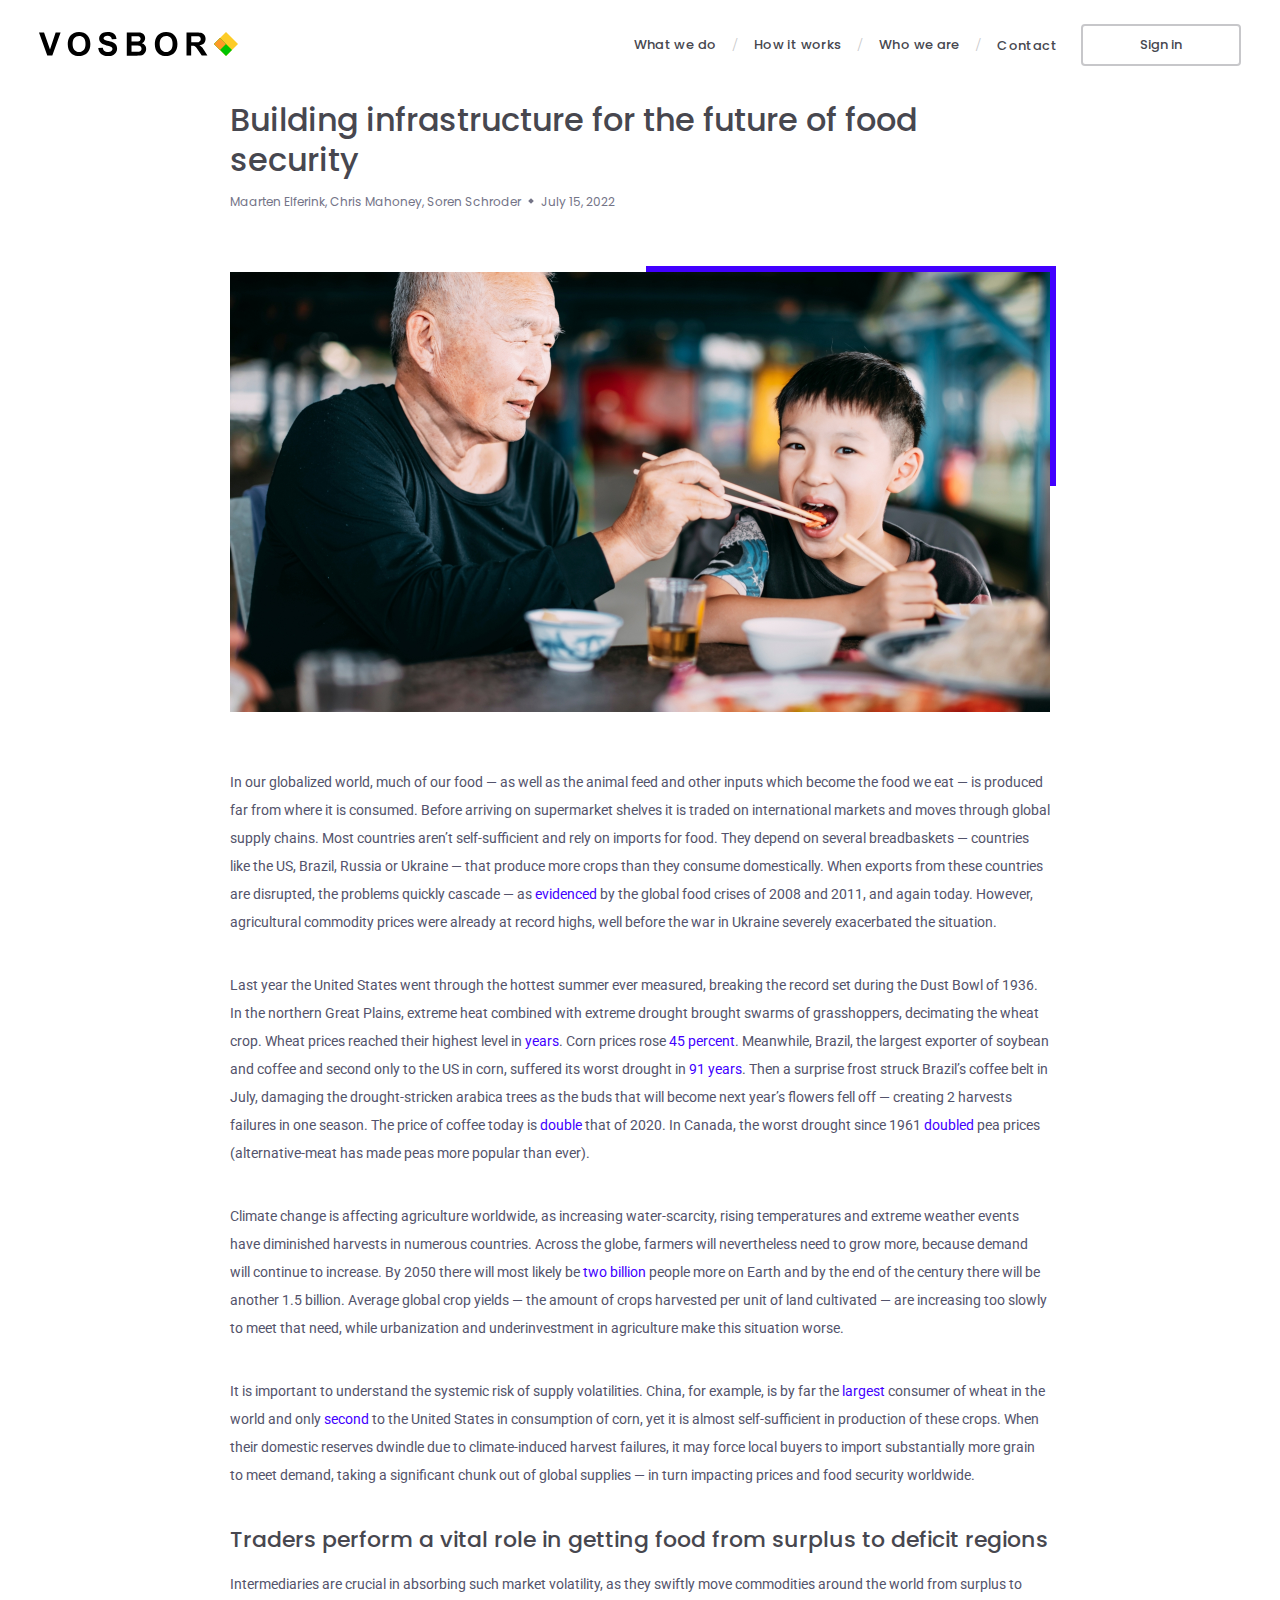
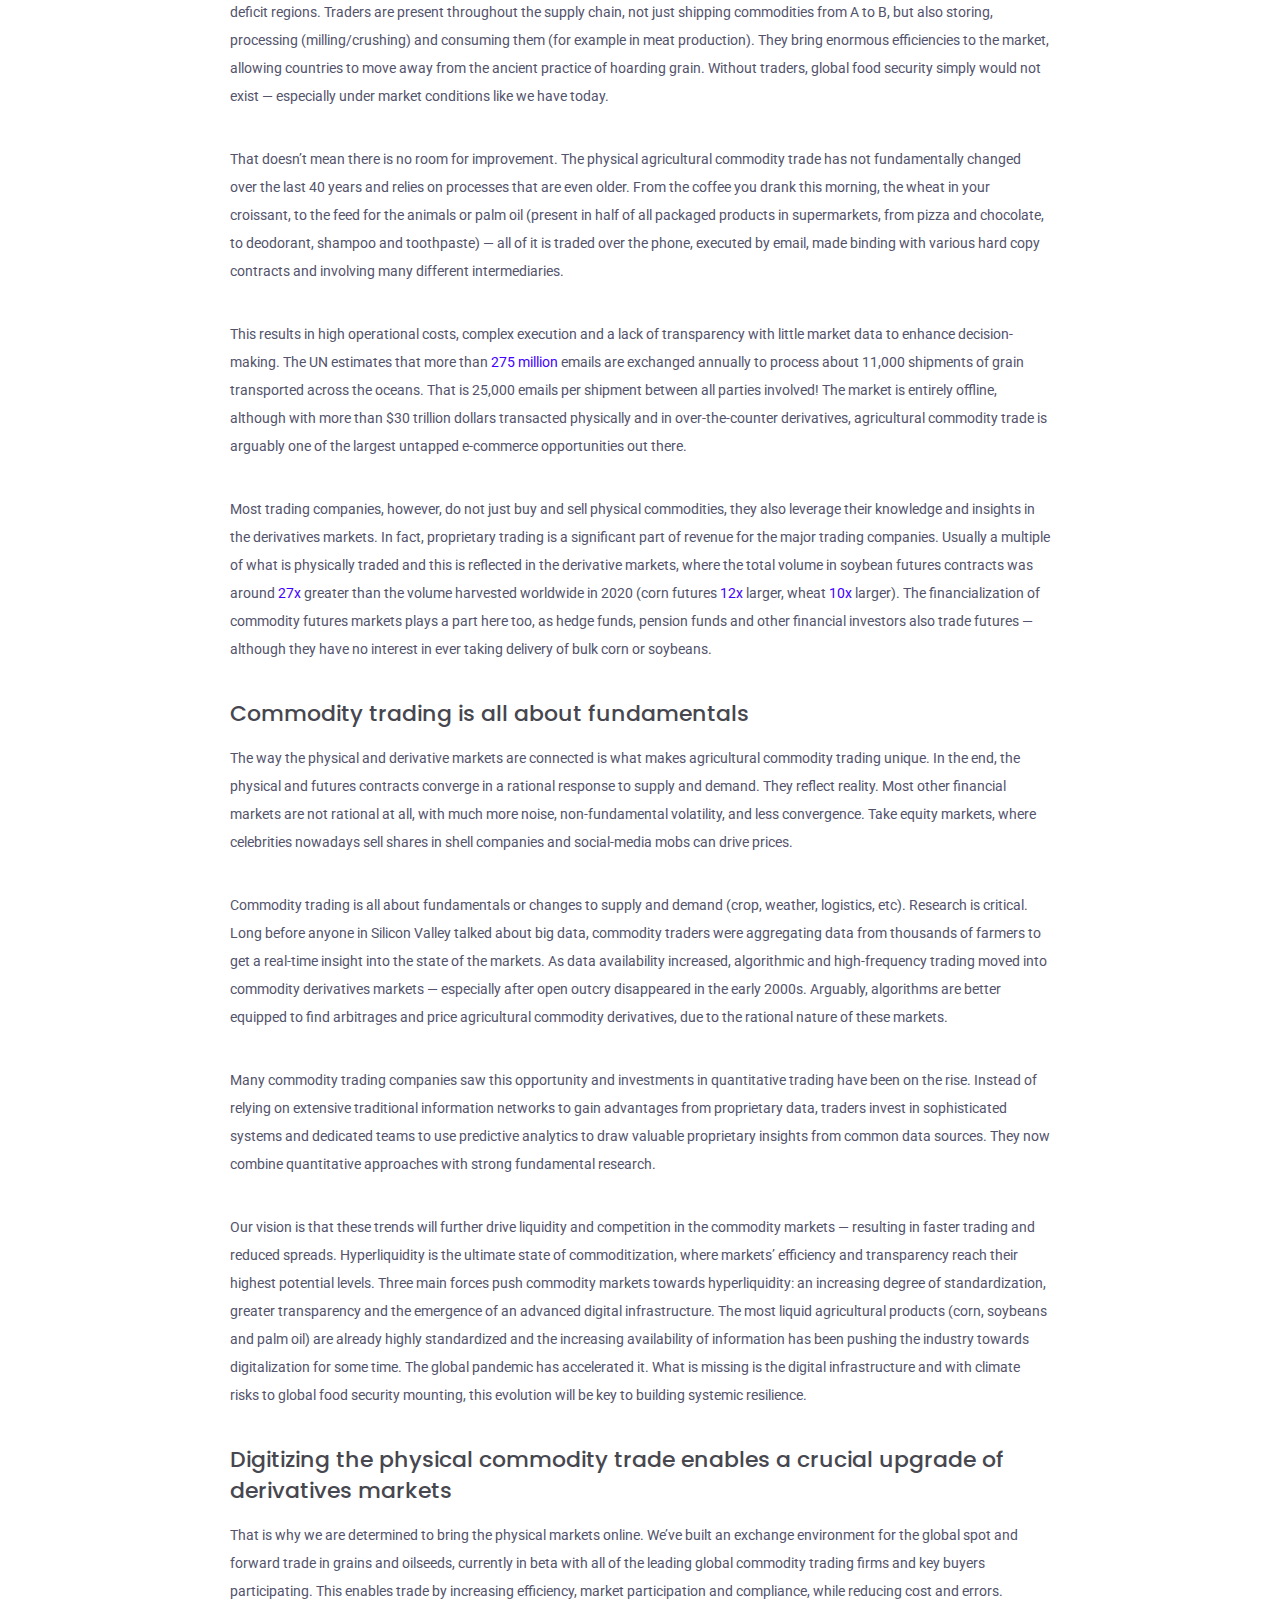
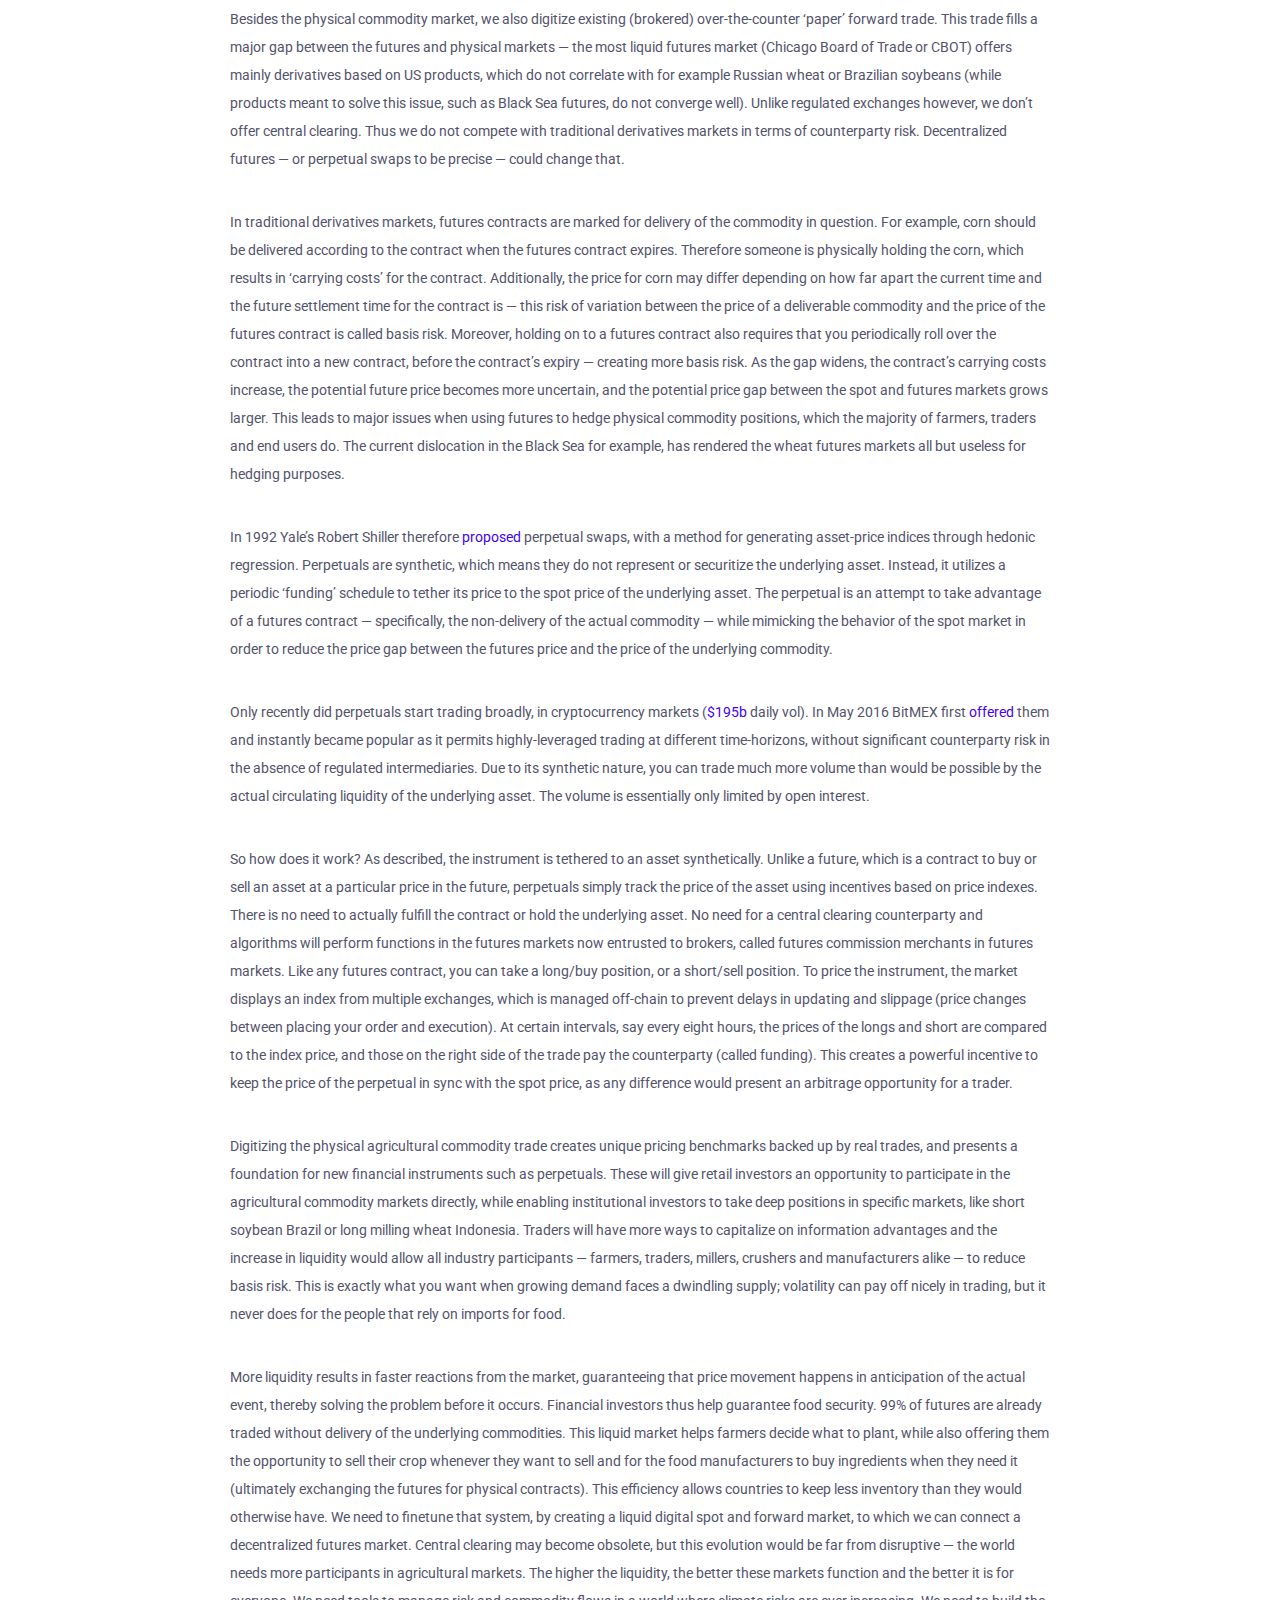
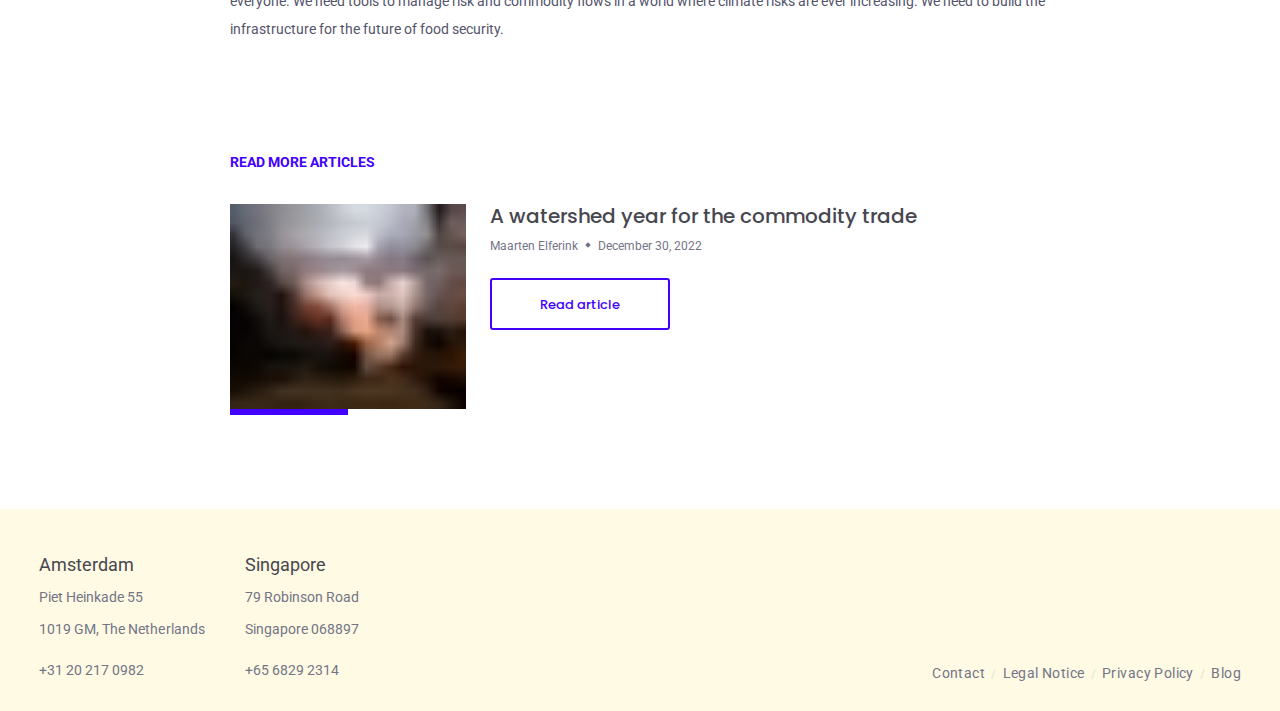
<file: blog/infrastructure-for-the-future-of-food-security/index.html>
<!DOCTYPE html><html><head><meta charSet="utf-8"/><meta http-equiv="x-ua-compatible" content="ie=edge"/><meta name="viewport" content="width=device-width, initial-scale=1, shrink-to-fit=no"/><meta name="version" content="3.0"/><style data-href="/styles.b8f1279a79e8b31ac22c.css" data-identity="gatsby-global-css">a,abbr,acronym,address,applet,article,aside,audio,b,big,blockquote,body,canvas,caption,center,cite,code,dd,del,details,dfn,div,dl,dt,em,embed,fieldset,figcaption,figure,footer,form,h1,h2,h3,h4,h5,h6,header,hgroup,html,i,iframe,img,ins,kbd,label,legend,li,mark,menu,nav,object,ol,output,p,pre,q,ruby,s,samp,section,small,span,strike,strong,sub,summary,sup,table,tbody,td,tfoot,th,thead,time,tr,tt,u,ul,var,video{-webkit-margin-before:0;-webkit-margin-after:0;border:0;font-size:100%;font:inherit;margin:0;margin-block-end:0;margin-block-start:0;padding:0;vertical-align:baseline}article,aside,details,figcaption,figure,footer,header,hgroup,menu,nav,section{display:block}body{line-height:1}ol,ul{list-style:none}blockquote,q{quotes:none}blockquote:after,blockquote:before,q:after,q:before{content:"";content:none}table{border-collapse:collapse;border-spacing:0}*{-webkit-font-smoothing:antialiased;-moz-osx-font-smoothing:grayscale}body,html{-webkit-tap-highlight-color:rgba(0,0,0,0);border:0;font-family:Roboto;margin:0;padding:0;scroll-behavior:smooth;-webkit-user-select:none;-ms-user-select:none;user-select:none}@media(max-width:975px){.mobile-hidden{display:none!important}}@media(min-width:768px){.mobile-visible{display:none!important}}@media(max-width:1365px){.tablet-hidden{display:none!important}}@media(min-width:1366px){.tablet-visible{display:none!important}}.even-section{background:#fefae3}a{color:#747487}@-webkit-keyframes rotating{0%{-webkit-transform:rotate(0deg);transform:rotate(0deg)}to{-webkit-transform:rotate(1turn);transform:rotate(1turn)}}@keyframes rotating{0%{-webkit-transform:rotate(0deg);transform:rotate(0deg)}to{-webkit-transform:rotate(1turn);transform:rotate(1turn)}}</style><style>.gatsby-image-wrapper{position:relative;overflow:hidden}.gatsby-image-wrapper picture.object-fit-polyfill{position:static!important}.gatsby-image-wrapper img{bottom:0;height:100%;left:0;margin:0;max-width:none;padding:0;position:absolute;right:0;top:0;width:100%;object-fit:cover}.gatsby-image-wrapper [data-main-image]{opacity:0;transform:translateZ(0);transition:opacity .25s linear;will-change:opacity}.gatsby-image-wrapper-constrained{display:inline-block;vertical-align:top}</style><noscript><style>.gatsby-image-wrapper noscript [data-main-image]{opacity:1!important}.gatsby-image-wrapper [data-placeholder-image]{opacity:0!important}</style></noscript><script type="module">const e="undefined"!=typeof HTMLImageElement&&"loading"in HTMLImageElement.prototype;e&&document.body.addEventListener("load",(function(e){const t=e.target;if(void 0===t.dataset.mainImage)return;if(void 0===t.dataset.gatsbyImageSsr)return;let a=null,n=t;for(;null===a&&n;)void 0!==n.parentNode.dataset.gatsbyImageWrapper&&(a=n.parentNode),n=n.parentNode;const o=a.querySelector("[data-placeholder-image]"),r=new Image;r.src=t.currentSrc,r.decode().catch((()=>{})).then((()=>{t.style.opacity=1,o&&(o.style.opacity=0,o.style.transition="opacity 500ms linear")}))}),!0);</script><style data-styled="" data-styled-version="5.3.3">.cQdKkc{padding:30px 35px 25px;display:-webkit-box;display:-webkit-flex;display:-ms-flexbox;display:flex;-webkit-align-items:center;-webkit-box-align:center;-ms-flex-align:center;align-items:center;-webkit-flex-direction:column;-ms-flex-direction:column;flex-direction:column;gap:42px;}/*!sc*/
@media (min-width:768px){.cQdKkc{padding:40px 39px 25px;-webkit-flex-direction:row;-ms-flex-direction:row;flex-direction:row;-webkit-align-items:flex-end;-webkit-box-align:flex-end;-ms-flex-align:flex-end;align-items:flex-end;-webkit-box-pack:justify;-webkit-justify-content:space-between;-ms-flex-pack:justify;justify-content:space-between;}}/*!sc*/
@media (min-width:1366px){.cQdKkc{padding:40px 80px 25px;}}/*!sc*/
@media (min-width:1919px){.cQdKkc{padding:50px 100px 25px;}}/*!sc*/
data-styled.g1[id="footer__FooterContainer-sc-164g705-0"]{content:"cQdKkc,"}/*!sc*/
.cqDwDZ{display:-webkit-box;display:-webkit-flex;display:-ms-flexbox;display:flex;-webkit-align-items:stretch;-webkit-box-align:stretch;-ms-flex-align:stretch;align-items:stretch;gap:40px;}/*!sc*/
data-styled.g3[id="footer__AddressList-sc-164g705-2"]{content:"cqDwDZ,"}/*!sc*/
.gUKGQN{display:-webkit-box;display:-webkit-flex;display:-ms-flexbox;display:flex;-webkit-flex-direction:column;-ms-flex-direction:column;flex-direction:column;}/*!sc*/
data-styled.g4[id="footer__Address-sc-164g705-3"]{content:"gUKGQN,"}/*!sc*/
.dlRnzW{font-family:Roboto;font-style:normal;font-weight:normal;line-height:32px;-webkit-letter-spacing:0.002em;-moz-letter-spacing:0.002em;-ms-letter-spacing:0.002em;letter-spacing:0.002em;color:#47474f;font-size:16px;}/*!sc*/
@media (min-width:768px){.dlRnzW{font-size:18px;}}/*!sc*/
@media (min-width:1919px){.dlRnzW{font-size:24px;}}/*!sc*/
data-styled.g5[id="footer__AddressTitle-sc-164g705-4"]{content:"dlRnzW,"}/*!sc*/
.kPbGZs{font-family:"Roboto";font-style:normal;font-weight:normal;line-height:32px;-webkit-letter-spacing:0.002em;-moz-letter-spacing:0.002em;-ms-letter-spacing:0.002em;letter-spacing:0.002em;color:#747487;font-size:14px;}/*!sc*/
@media (min-width:1366px){.kPbGZs{font-size:16px;}}/*!sc*/
data-styled.g6[id="footer__AddressLine-sc-164g705-5"]{content:"kPbGZs,"}/*!sc*/
.bLxmnu{font-family:Roboto;font-style:normal;font-weight:normal;line-height:32px;-webkit-letter-spacing:0.002em;-moz-letter-spacing:0.002em;-ms-letter-spacing:0.002em;letter-spacing:0.002em;margin-top:9px;-webkit-text-decoration:none;text-decoration:none;color:#747487;font-size:14px;}/*!sc*/
@media (min-width:1366px){.bLxmnu{font-size:16px;}}/*!sc*/
data-styled.g7[id="footer__Phone-sc-164g705-6"]{content:"bLxmnu,"}/*!sc*/
.hSmfCQ{font-family:Roboto;font-style:normal;font-weight:400;font-size:12px;line-height:20px;-webkit-letter-spacing:0.03em;-moz-letter-spacing:0.03em;-ms-letter-spacing:0.03em;letter-spacing:0.03em;color:#747487;-webkit-text-decoration:none;text-decoration:none;}/*!sc*/
.hSmfCQ:not(:last-child)::after{content:"/";color:#c8c8ca;display:inline-block;vertical-align:middle;opacity:0.5;padding:0 6px;font-size:12px;line-height:20px;}/*!sc*/
@media (min-width:1366px){.hSmfCQ:not(:last-child)::after{padding:0 8px;}}/*!sc*/
@media (min-width:1366px){.hSmfCQ:not(:last-child)::after{padding:0 18px;font-size:14px;line-height:26px;}}/*!sc*/
@media (min-width:1919px){.hSmfCQ:not(:last-child)::after{font-size:16px;line-height:28px;}}/*!sc*/
@media (min-width:768px){.hSmfCQ{font-size:14px;line-height:26px;}}/*!sc*/
@media (min-width:1919px){.hSmfCQ{font-size:16px;line-height:28px;}}/*!sc*/
data-styled.g8[id="footer__FooterLink-sc-164g705-7"]{content:"hSmfCQ,"}/*!sc*/
.dqsXkn{width:160px;box-sizing:border-box;-webkit-text-decoration:none;text-decoration:none;display:inline-block;text-align:center;white-space:nowrap;padding:0;border-width:2px;border-style:solid;border-radius:4px;font-family:"Poppins";font-weight:500;font-size:13px;height:42px;line-height:38px;}/*!sc*/
@media (min-width:1366px){.dqsXkn{font-size:15px;height:44px;line-height:40px;}}/*!sc*/
@media (min-width:1919px){.dqsXkn{font-size:18px;height:48px;line-height:44px;}}/*!sc*/
data-styled.g18[id="ButtonLink__BaseButtonLink-sc-1ebrgby-0"]{content:"dqsXkn,"}/*!sc*/
.loKKUv{z-index:1;padding:24px;display:-webkit-box;display:-webkit-flex;display:-ms-flexbox;display:flex;-webkit-box-pack:justify;-webkit-justify-content:space-between;-ms-flex-pack:justify;justify-content:space-between;-webkit-align-items:center;-webkit-box-align:center;-ms-flex-align:center;align-items:center;position:absolute;top:0;right:0;left:0;}/*!sc*/
.loKKUv .links{display:-webkit-box;display:-webkit-flex;display:-ms-flexbox;display:flex;-webkit-align-items:center;-webkit-box-align:center;-ms-flex-align:center;align-items:center;-webkit-flex-wrap:wrap;-ms-flex-wrap:wrap;flex-wrap:wrap;-webkit-box-pack:end;-webkit-justify-content:flex-end;-ms-flex-pack:end;justify-content:flex-end;}/*!sc*/
@media (min-width:768px){.loKKUv{padding:24px 39px;}}/*!sc*/
@media (min-width:1366px){.loKKUv{padding:24px 40px;}}/*!sc*/
@media (min-width:1919px){.loKKUv{padding:24px 68px;}}/*!sc*/
data-styled.g20[id="header__Header-sc-vh8ctx-0"]{content:"loKKUv,"}/*!sc*/
.gqFqOG{font-family:"Poppins";font-style:normal;font-weight:500;font-size:14px;line-height:21px;-webkit-letter-spacing:0.03em;-moz-letter-spacing:0.03em;-ms-letter-spacing:0.03em;letter-spacing:0.03em;color:#47474F;-webkit-text-decoration:none;text-decoration:none;-webkit-transition-property:color;transition-property:color;-webkit-transition-duration:0.3s;transition-duration:0.3s;}/*!sc*/
.gqFqOG:hover{color:rgb(71 71 79 / 75%);}/*!sc*/
.gqFqOG.separator::after{content:"/";color:#C8C8CA;opacity:1;display:inline-block;vertical-align:middle;font-family:"Montserrat";line-height:22px;padding:0 16px;font-size:18px;}/*!sc*/
@media (min-width:1366px){.gqFqOG.separator::after{font-size:24px;padding:0 24px;}}/*!sc*/
.gqFqOG.separator::after:hover{opacity:1;}/*!sc*/
@media (min-width:768px){.gqFqOG{font-size:13px;}}/*!sc*/
@media (min-width:1366px){.gqFqOG{font-size:15px;}}/*!sc*/
@media (min-width:1919px){.gqFqOG{font-size:18px;}}/*!sc*/
data-styled.g21[id="header__HeaderLink-sc-vh8ctx-1"]{content:"gqFqOG,"}/*!sc*/
.ktgKrw{border-color:rgba(255,255,255,0.33);margin-left:24px;color:#47474F;border-color:rgba(71,71,79,0.3);}/*!sc*/
@media (min-width:1366px){.ktgKrw{margin-left:50px;}}/*!sc*/
.ktgKrw:hover,.ktgKrw:active{background:linear-gradient(270deg,#373cd9 2.12%,#243afa 97.88%);border-color:transparent;color:#ffffff;}/*!sc*/
data-styled.g22[id="header__ButtonLink-sc-vh8ctx-2"]{content:"ktgKrw,"}/*!sc*/
.lbyNB{display:inline-block;margin:3px 8px;background-color:#747487;width:4px;height:4px;-webkit-transform:rotate(45deg);-ms-transform:rotate(45deg);transform:rotate(45deg);}/*!sc*/
data-styled.g27[id="PostLink__Separator-sc-dqz14k-4"]{content:"lbyNB,"}/*!sc*/
.bbJfIG{font-family:"Poppins";font-size:13px;font-weight:500;line-height:21px;color:#4200ff;border-radius:3px;border:2px solid #4200ff;width:180px;height:52px;box-sizing:border-box;display:-webkit-inline-box;display:-webkit-inline-flex;display:-ms-inline-flexbox;display:inline-flex;-webkit-align-items:center;-webkit-box-align:center;-ms-flex-align:center;align-items:center;-webkit-box-pack:center;-webkit-justify-content:center;-ms-flex-pack:center;justify-content:center;-webkit-text-decoration:none;text-decoration:none;}/*!sc*/
.bbJfIG:hover{background-color:#4200ff;color:#fff;cursor:pointer;}/*!sc*/
@media (min-width:1366px){.bbJfIG{font-size:15px;line-height:23px;}}/*!sc*/
@media (min-width:1919px){.bbJfIG{font-size:18px;line-height:27px;}}/*!sc*/
data-styled.g28[id="PostLink__ReadMoreButton-sc-dqz14k-5"]{content:"bbJfIG,"}/*!sc*/
.jJsDLF{-webkit-text-decoration:none;text-decoration:none;}/*!sc*/
data-styled.g29[id="PostLink__LinkUnstyled-sc-dqz14k-6"]{content:"jJsDLF,"}/*!sc*/
.bJpWjC{margin-bottom:30px;display:-webkit-box;display:-webkit-flex;display:-ms-flexbox;display:flex;-webkit-flex-direction:column;-ms-flex-direction:column;flex-direction:column;-webkit-text-decoration:none;text-decoration:none;}/*!sc*/
@media (min-width:768px){.bJpWjC{-webkit-flex-direction:row;-ms-flex-direction:row;flex-direction:row;gap:24px;}}/*!sc*/
data-styled.g30[id="PostSummary__PostContainer-sc-ms37ki-0"]{content:"bJpWjC,"}/*!sc*/
.iwnHcb{-webkit-flex:1 0 auto;-ms-flex:1 0 auto;flex:1 0 auto;display:-webkit-box;display:-webkit-flex;display:-ms-flexbox;display:flex;-webkit-box-pack:center;-webkit-justify-content:center;-ms-flex-pack:center;justify-content:center;}/*!sc*/
@media (min-width:768px){.iwnHcb{max-width:260px;max-height:260px;}}/*!sc*/
.iwnHcb > *{-webkit-flex:1 0 auto;-ms-flex:1 0 auto;flex:1 0 auto;}/*!sc*/
data-styled.g31[id="PostSummary__ImgWrapper-sc-ms37ki-1"]{content:"iwnHcb,"}/*!sc*/
.gNjNbt{-webkit-flex:0 1 calc(100% - 260px);-ms-flex:0 1 calc(100% - 260px);flex:0 1 calc(100% - 260px);}/*!sc*/
data-styled.g32[id="PostSummary__BlockWrapper-sc-ms37ki-2"]{content:"gNjNbt,"}/*!sc*/
.bplxVs{max-width:260px;overflow:visible !important;}/*!sc*/
.post-container .PostSummary__ImgStyled-sc-ms37ki-3::before{width:50%;content:"";position:absolute;background-color:var(--bgcolor,#4200ff);left:0;bottom:-6px;height:6px;}/*!sc*/
@media (min-width:1366px){.post-container .PostSummary__ImgStyled-sc-ms37ki-3::before{bottom:-8px;height:8px;}}/*!sc*/
@media (min-width:1919px){.post-container .PostSummary__ImgStyled-sc-ms37ki-3::before{bottom:-10px;height:10px;}}/*!sc*/
data-styled.g33[id="PostSummary__ImgStyled-sc-ms37ki-3"]{content:"bplxVs,"}/*!sc*/
.iwPyAt{font-family:"Poppins";font-size:20px;line-height:24px;font-weight:500;margin-top:26px;margin-bottom:4px;color:#47474f;text-overflow:ellipsis;overflow:hidden;display:-webkit-box !important;-webkit-line-clamp:2;-webkit-box-orient:vertical;}/*!sc*/
@media (min-width:768px){.iwPyAt{margin-top:0;}}/*!sc*/
@media (min-width:1366px){.iwPyAt{margin-bottom:8px;font-size:26px;line-height:33.8px;}}/*!sc*/
@media (min-width:1919px){.iwPyAt{font-size:38px;line-height:49.21px;}}/*!sc*/
data-styled.g34[id="PostSummary__PostTitle-sc-ms37ki-4"]{content:"iwPyAt,"}/*!sc*/
.hyOZhu{font-family:"Roboto";font-size:12px;font-weight:400;line-height:28px;margin-bottom:18px;color:#747487;}/*!sc*/
@media (min-width:1919px){.hyOZhu{margin-bottom:22px;}}/*!sc*/
data-styled.g35[id="PostSummary__PostContent-sc-ms37ki-5"]{content:"hyOZhu,"}/*!sc*/
.kteKnS{display:inline-block;margin:3px 8px;background-color:#747487;width:4px;height:4px;-webkit-transform:rotate(45deg);-ms-transform:rotate(45deg);transform:rotate(45deg);}/*!sc*/
data-styled.g36[id="PostSummary__Separator-sc-ms37ki-6"]{content:"kteKnS,"}/*!sc*/
.jCXYDV{margin-top:100px;margin-left:auto;margin-right:auto;padding-left:24px;padding-right:24px;max-width:820px;}/*!sc*/
@media (min-width:1366px){.jCXYDV{margin-top:150px;}}/*!sc*/
data-styled.g37[id="MarkdownRemarkfrontmatter__slug__BlogPostContainer-sc-1ess3mo-0"]{content:"jCXYDV,"}/*!sc*/
.ixYUWX{margin-bottom:48px;}/*!sc*/
@media (min-width:768px){.ixYUWX{margin-bottom:56px;}}/*!sc*/
data-styled.g38[id="MarkdownRemarkfrontmatter__slug__PostHeader-sc-1ess3mo-1"]{content:"ixYUWX,"}/*!sc*/
.jPJKrY{font-family:"Poppins";font-size:32px;font-weight:500;line-height:40px;color:#47474f;margin-bottom:8px;}/*!sc*/
@media (min-width:1366px){.jPJKrY{font-size:48px;line-height:59.52px;margin-bottom:16px;}}/*!sc*/
@media (min-width:1919px){.jPJKrY{font-size:56px;line-height:72.52px;}}/*!sc*/
data-styled.g39[id="MarkdownRemarkfrontmatter__slug__PostTitle-sc-1ess3mo-2"]{content:"jPJKrY,"}/*!sc*/
.kNHbiU{font-family:"Poppins";font-size:22px;font-weight:300;line-height:31px;color:#47474f;margin-bottom:8px;}/*!sc*/
@media (min-width:1366px){.kNHbiU{font-size:30px line-height:40px;margin-bottom:16px;}}/*!sc*/
@media (min-width:1919px){.kNHbiU{font-size:38px;line-height:49px;}}/*!sc*/
data-styled.g40[id="MarkdownRemarkfrontmatter__slug__PostSubtitle-sc-1ess3mo-3"]{content:"kNHbiU,"}/*!sc*/
.jbVipB{font-family:"Poppins";font-size:12px;font-weight:400;line-height:28px;color:#747487;}/*!sc*/
@media (min-width:1366px){.jbVipB{font-size:18px;line-height:36px;}}/*!sc*/
data-styled.g41[id="MarkdownRemarkfrontmatter__slug__PostInfo-sc-1ess3mo-4"]{content:"jbVipB,"}/*!sc*/
.kCSshE{overflow:visible !important;margin-bottom:48px;margin-left:-24px;margin-right:-24px;}/*!sc*/
@media (min-width:768px){.kCSshE{margin-left:0;margin-right:0;margin-bottom:56px;}}/*!sc*/
.kCSshE::before{width:50%;height:50%;content:"";position:absolute;background-color:var(--bgcolor,#4200ff);right:0px;top:-6px;}/*!sc*/
@media (min-width:768px){.kCSshE::before{right:-6px;top:-6px;}}/*!sc*/
@media (min-width:1366px){.kCSshE::before{right:-8px;top:-8px;}}/*!sc*/
@media (min-width:1919px){.kCSshE::before{right:-10px;top:-10px;}}/*!sc*/
data-styled.g42[id="MarkdownRemarkfrontmatter__slug__ImgStyled-sc-1ess3mo-5"]{content:"kCSshE,"}/*!sc*/
.cWybUT{font-family:"Roboto";font-size:14px;font-weight:400;line-height:28px;color:#53536b;margin-bottom:101px;}/*!sc*/
@media (min-width:1366px){.cWybUT{font-size:18px;line-height:36px;}}/*!sc*/
.cWybUT h1,.cWybUT h2,.cWybUT h3,.cWybUT h4,.cWybUT h5,.cWybUT h6{font-family:"Poppins";font-weight:500;text-align:left;padding-bottom:15px;font-size:22px;line-height:31px;color:#47474f;}/*!sc*/
@media (min-width:1366px){.cWybUT h1,.cWybUT h2,.cWybUT h3,.cWybUT h4,.cWybUT h5,.cWybUT h6{font-size:30px line-height:40px;}}/*!sc*/
@media (min-width:1919px){.cWybUT h1,.cWybUT h2,.cWybUT h3,.cWybUT h4,.cWybUT h5,.cWybUT h6{font-size:38px;line-height:49px;}}/*!sc*/
.cWybUT em{font-style:italic;}/*!sc*/
.cWybUT p{margin-bottom:35px;}/*!sc*/
.cWybUT blockquote p,.cWybUT q p{margin-bottom:0px;}/*!sc*/
.cWybUT a{-webkit-text-decoration:none;text-decoration:none;color:#4200ff;}/*!sc*/
.cWybUT a:hover{-webkit-text-decoration:underline;text-decoration:underline;}/*!sc*/
.cWybUT ol,.cWybUT ul{list-style-type:square;margin-bottom:35px;padding-left:30px;}/*!sc*/
.cWybUT strong{font-weight:700;}/*!sc*/
.cWybUT code{font-family:"IBM Plex Mono",monospace;font-style:normal;font-weight:500;}/*!sc*/
.cWybUT blockquote,.cWybUT q{background-color:#f3f3f3;margin-bottom:35px;border-radius:8px;padding:15px;}/*!sc*/
@media (min-width:768px){.cWybUT blockquote,.cWybUT q{padding:20px;}}/*!sc*/
@media (min-width:1366px){.cWybUT blockquote,.cWybUT q{padding:28px;}}/*!sc*/
@media (min-width:1919px){.cWybUT blockquote,.cWybUT q{padding:35px;}}/*!sc*/
.cWybUT blockquote p:not(:only-child):not(:last-child),.cWybUT q p:not(:only-child):not(:last-child){margin-bottom:35px;}/*!sc*/
data-styled.g43[id="MarkdownRemarkfrontmatter__slug__PostContent-sc-1ess3mo-6"]{content:"cWybUT,"}/*!sc*/
.FMABn{margin-left:auto;margin-right:auto;margin-bottom:100px;padding-left:24px;padding-right:24px;max-width:820px;margin-top:100px;}/*!sc*/
@media (min-width:1366px){.FMABn{margin-top:150px;}}/*!sc*/
data-styled.g44[id="MarkdownRemarkfrontmatter__slug__ReadMoreContainer-sc-1ess3mo-7"]{content:"FMABn,"}/*!sc*/
.hkjppW{font-family:"Roboto";font-size:14px;font-weight:700;line-height:36px;color:#4200ff;margin-bottom:24px;text-transform:uppercase;}/*!sc*/
data-styled.g45[id="MarkdownRemarkfrontmatter__slug__MoreArticlesTitle-sc-1ess3mo-8"]{content:"hkjppW,"}/*!sc*/
</style><link rel="sitemap" type="application/xml" href="/sitemap/sitemap-index.xml"/><title data-react-helmet="true">Building infrastructure for the future of food security</title><link data-react-helmet="true" rel="canonical" href="https://www.vosbor.com/"/><meta data-react-helmet="true" charSet="utf-8"/><meta data-react-helmet="true" name="description" content=" Vosbor is a grain and oilseed trading platform. Discover how we foster transparency in global agricultural commodity markets. "/><meta data-react-helmet="true" name="keywords" content="commodity trading, commodity, blockchain, market, grain, oilseed, agriculture, agricultural commodities"/><meta data-react-helmet="true" property="og:title" content="Vosbor - The agricultural commodity trading platform"/><meta data-react-helmet="true" property="og:description" content="Vosbor is a grain and oilseed trading platform. Discover how we foster transparency in global agricultural commodity markets."/><meta data-react-helmet="true" property="og:type" content="website"/><meta data-react-helmet="true" property="og:url" content="https://www.vosbor.com/"/><meta data-react-helmet="true" name="robots" content="index, follow"/><link href="https://fonts.googleapis.com/css?family=Poppins:100,200,300,400,500,600|Roboto:100,200,300,400,500,600|IBM+Plex+Mono:100,200,300,400,500,600&amp;display=swap" rel="stylesheet"/><link rel="icon" href="/favicon-32x32.png?v=21c7173ac2f4953a804b70d35e9499ad" type="image/png"/><link rel="manifest" href="/manifest.webmanifest" crossorigin="anonymous"/><link rel="apple-touch-icon" sizes="48x48" href="/icons/icon-48x48.png?v=21c7173ac2f4953a804b70d35e9499ad"/><link rel="apple-touch-icon" sizes="72x72" href="/icons/icon-72x72.png?v=21c7173ac2f4953a804b70d35e9499ad"/><link rel="apple-touch-icon" sizes="96x96" href="/icons/icon-96x96.png?v=21c7173ac2f4953a804b70d35e9499ad"/><link rel="apple-touch-icon" sizes="144x144" href="/icons/icon-144x144.png?v=21c7173ac2f4953a804b70d35e9499ad"/><link rel="apple-touch-icon" sizes="192x192" href="/icons/icon-192x192.png?v=21c7173ac2f4953a804b70d35e9499ad"/><link rel="apple-touch-icon" sizes="256x256" href="/icons/icon-256x256.png?v=21c7173ac2f4953a804b70d35e9499ad"/><link rel="apple-touch-icon" sizes="384x384" href="/icons/icon-384x384.png?v=21c7173ac2f4953a804b70d35e9499ad"/><link rel="apple-touch-icon" sizes="512x512" href="/icons/icon-512x512.png?v=21c7173ac2f4953a804b70d35e9499ad"/><link rel="alternate" type="application/rss+xml" title="Vosbor Blog" href="/rss.xml"/><link as="script" rel="preload" href="/webpack-runtime-964f0cee5fc7c7d425bd.js"/><link as="script" rel="preload" href="/framework-fdf14ba1cbaa93307e24.js"/><link as="script" rel="preload" href="/app-b5ce6df7835c760cb2a8.js"/><link as="script" rel="preload" href="/commons-c2d75699a0ea07b551c5.js"/><link as="script" rel="preload" href="/8a004f2ad7bc784f49b745699d256ff63599d9a4-3d3cad0e3cf9f8e1bd83.js"/><link as="script" rel="preload" href="/c7d71caa48d6e5d7a5796dfa1261b9f09181c117-72736440967e6c4e3e44.js"/><link as="script" rel="preload" href="/component---src-pages-markdown-remark-frontmatter-slug-js-43f01158018414b31fd7.js"/><link as="fetch" rel="preload" href="/page-data/blog/infrastructure-for-the-future-of-food-security/page-data.json" crossorigin="anonymous"/><link as="fetch" rel="preload" href="/page-data/app-data.json" crossorigin="anonymous"/></head><body><noscript><iframe src="https://www.googletagmanager.com/ns.html?id=GTM-PGRDJVG" height="0" width="0" style="display:none;visibility:hidden"></iframe></noscript><div id="___gatsby"><div style="outline:none" tabindex="-1" id="gatsby-focus-wrapper"><header class="header__Header-sc-vh8ctx-0 loKKUv"><a href="/"><svg width="200" height="24" viewBox="0 0 200 24" fill="none"><g clip-path="url(#clip0_995_800)"><path d="M16.648 0.403381L10.9978 17.5462L5.04486 0.403381H0L8.27357 23.5967H13.3184L21.592 0.403381H16.648Z" fill="black"></path><path d="M28.7556 12.2017C28.7556 9.88235 29.1592 7.86555 29.8655 6.2521C30.37 5.04202 31.0763 3.93277 31.9843 3.02521C32.8924 2.11765 33.9014 1.41176 35.0112 0.907563C36.4238 0.302521 38.1391 0 40.0561 0C43.4866 0 46.2108 1.10924 48.2288 3.22689C50.2467 5.34454 51.3566 8.26891 51.3566 12.1008C51.3566 15.8319 50.3476 18.7563 48.3297 20.874C46.3117 22.9916 43.5875 24.1008 40.157 24.1008C36.7265 24.1008 34.0023 23.0924 31.8834 20.9748C29.7646 18.7563 28.7556 15.8319 28.7556 12.2017ZM33.5987 12C33.5987 14.6219 34.2041 16.6387 35.4148 17.9496C36.6256 19.2605 38.1391 19.9664 40.0561 19.9664C41.9732 19.9664 43.4866 19.2605 44.6974 17.9496C45.9081 16.6387 46.5135 14.6219 46.5135 11.8992C46.5135 9.27731 45.9081 7.26051 44.7983 5.94958C43.4866 4.63866 41.9732 4.03361 40.0561 4.03361C38.1391 4.03361 36.5247 4.7395 35.4148 6.05042C34.2041 7.36135 33.5987 9.27731 33.5987 12Z" fill="black"></path><path d="M59.2268 16.0336L63.7672 15.6303C64.0699 17.1429 64.5744 18.2521 65.4824 18.958C66.2896 19.6639 67.5004 20.0672 68.9129 20.0672C70.4264 20.0672 71.5363 19.7647 72.3434 19.0588C73.1506 18.4538 73.4533 17.6471 73.4533 16.8403C73.4533 16.3361 73.2515 15.8319 72.9488 15.4286C72.6461 15.0252 72.0408 14.7227 71.2336 14.4202C70.7291 14.2185 69.4174 13.916 67.5004 13.4118C64.9779 12.8067 63.2627 12 62.2537 11.0924C60.8412 9.78151 60.1349 8.26891 60.1349 6.45378C60.1349 5.2437 60.4376 4.13445 61.1439 3.12605C61.8501 2.11765 62.7582 1.31092 64.0699 0.806723C65.2806 0.302521 66.7941 0 68.6102 0C71.5363 0 73.756 0.605042 75.1686 1.91597C76.682 3.22689 77.3883 4.94118 77.4892 7.05882L72.8479 7.2605C72.6461 6.05042 72.2425 5.2437 71.5363 4.63866C70.83 4.13445 69.9219 3.83193 68.6102 3.83193C67.2986 3.83193 66.1887 4.13445 65.3815 4.63866C64.8771 5.04202 64.5744 5.54622 64.5744 6.15126C64.5744 6.65546 64.7762 7.15966 65.2806 7.56303C65.886 8.06723 67.2986 8.57143 69.6192 9.07563C71.9399 9.57983 73.5542 10.1849 74.6641 10.7899C75.774 11.395 76.5811 12.2017 77.1865 13.1092C77.7919 14.1176 78.0946 15.3277 78.0946 16.8403C78.0946 18.1513 77.691 19.4622 76.9847 20.5714C76.2784 21.7815 75.1686 22.5882 73.8569 23.1933C72.5452 23.7983 70.83 24 68.812 24C65.886 24 63.6663 23.2941 62.0519 21.9832C60.5385 20.6723 59.5295 18.6555 59.2268 16.0336Z" fill="black"></path><path d="M87.7805 0.403381H97.0631C98.8792 0.403381 100.292 0.504222 101.2 0.605062C102.108 0.806743 102.915 1.10926 103.621 1.61347C104.328 2.11767 104.933 2.72271 105.438 3.52943C105.942 4.33615 106.144 5.24372 106.144 6.25212C106.144 7.36136 105.841 8.36977 105.236 9.27733C104.63 10.1849 103.823 10.8908 102.814 11.2941C104.227 11.6975 105.337 12.4034 106.043 13.4118C106.85 14.4202 107.153 15.5294 107.153 16.9412C107.153 17.9496 106.951 19.0588 106.447 20.0672C105.942 21.0756 105.236 21.8824 104.429 22.4874C103.621 23.0925 102.512 23.4958 101.301 23.5967C100.494 23.6975 98.6774 23.6975 95.6505 23.7983H87.7805V0.403381ZM92.5227 4.23531V9.57985H95.5496C97.3658 9.57985 98.4756 9.57985 98.9801 9.47901C99.7873 9.37817 100.393 9.07565 100.897 8.67229C101.402 8.16809 101.603 7.56305 101.603 6.85716C101.603 6.15128 101.402 5.54624 100.998 5.14288C100.594 4.73952 99.9891 4.43699 99.1819 4.33615C98.6774 4.23531 97.3658 4.23531 95.146 4.23531H92.5227ZM92.5227 13.5126V19.7647H96.8613C98.5765 19.7647 99.5855 19.7647 100.09 19.6639C100.796 19.563 101.402 19.2605 101.805 18.7563C102.209 18.2521 102.512 17.6471 102.512 16.7395C102.512 16.0336 102.31 15.4286 102.007 14.9244C101.704 14.4202 101.2 14.1177 100.494 13.8151C99.8882 13.6135 98.4756 13.5126 96.3568 13.5126H92.5227Z" fill="black"></path><path d="M115.83 12.2017C115.83 9.88235 116.234 7.86555 116.94 6.2521C117.444 5.04202 118.151 4.03361 119.059 3.02521C119.967 2.11765 120.976 1.41176 122.086 0.907563C123.498 0.302521 125.214 0 127.131 0C130.561 0 133.285 1.10924 135.303 3.22689C137.321 5.34454 138.431 8.26891 138.431 12.1008C138.431 15.8319 137.422 18.7563 135.404 20.874C133.386 22.9916 130.662 24.1008 127.231 24.1008C123.801 24.1008 121.077 23.0924 118.958 20.9748C116.839 18.7563 115.83 15.8319 115.83 12.2017ZM120.673 12C120.673 14.6219 121.279 16.6387 122.489 17.9496C123.7 19.2605 125.214 19.9664 127.131 19.9664C129.048 19.9664 130.561 19.2605 131.772 17.9496C132.983 16.6387 133.588 14.6219 133.588 11.8992C133.588 9.27731 132.983 7.26051 131.873 5.94958C130.561 4.63866 129.048 4.03361 127.131 4.03361C125.214 4.03361 123.599 4.7395 122.489 6.05042C121.279 7.36135 120.673 9.27731 120.673 12Z" fill="black"></path><path d="M147.512 23.5967V0.403381H157.4C159.922 0.403381 161.637 0.605062 162.848 1.00842C163.958 1.41178 164.866 2.21851 165.572 3.22691C166.279 4.33615 166.581 5.54624 166.581 6.85716C166.581 8.57145 166.077 10.0841 165.068 11.1933C164.059 12.3025 162.545 13.0084 160.427 13.3109C161.436 13.916 162.243 14.521 162.949 15.2269C163.655 15.9328 164.462 17.1429 165.572 18.958L168.397 23.4958H162.747L159.317 18.4538C158.106 16.6387 157.299 15.5294 156.794 15.0252C156.391 14.521 155.886 14.2185 155.382 14.0168C154.877 13.8151 154.07 13.7143 153.061 13.7143H152.153V23.395H147.512V23.5967ZM152.254 10.1849H155.684C157.904 10.1849 159.317 10.0841 159.922 9.88237C160.527 9.68069 160.931 9.37817 161.234 8.87397C161.536 8.36977 161.738 7.86557 161.738 7.15968C161.738 6.35296 161.536 5.74792 161.133 5.24372C160.729 4.73952 160.124 4.437 159.317 4.33615C158.913 4.23531 157.803 4.23531 155.886 4.23531H152.254V10.1849Z" fill="black"></path><path d="M187 0L199 12L187 24L175 12L187 0Z" fill="#FDCC27"></path><path d="M181 5.99971L193 17.9997L187 23.9997L175 11.9997L181 5.99971Z" fill="#00C400"></path><path d="M181 5.99971L187 11.9997L181 17.9997L175 11.9997L181 5.99971Z" fill="#FD9A27"></path></g><defs><clipPath id="clip0_995_800"><rect width="200" height="24" fill="white"></rect></clipPath></defs></svg></a><div class="links"><a id="what_we_do" href="/#whatwedo" class="header__HeaderLink-sc-vh8ctx-1 gqFqOG separator mobile-hidden">What we do</a><a id="how_it_works" href="/#howitworks" class="header__HeaderLink-sc-vh8ctx-1 gqFqOG separator mobile-hidden">How it works</a><a id="who_we_are" href="/#whoweare" class="header__HeaderLink-sc-vh8ctx-1 gqFqOG separator mobile-hidden">Who we are</a><a id="contact" href="/contact" class="header__HeaderLink-sc-vh8ctx-1 gqFqOG">Contact</a><a id="login_button" href="https://exchange.vosbor.com/" class="ButtonLink__BaseButtonLink-sc-1ebrgby-0 header__ButtonLink-sc-vh8ctx-2 dqsXkn ktgKrw mobile-hidden">Sign in</a></div></header><div class="MarkdownRemarkfrontmatter__slug__BlogPostContainer-sc-1ess3mo-0 jCXYDV blog-post-container"><div class="blog-post"><div class="MarkdownRemarkfrontmatter__slug__PostHeader-sc-1ess3mo-1 ixYUWX"><h1 class="MarkdownRemarkfrontmatter__slug__PostTitle-sc-1ess3mo-2 jPJKrY">Building infrastructure for the future of food security</h1><h2 class="MarkdownRemarkfrontmatter__slug__PostSubtitle-sc-1ess3mo-3 kNHbiU"></h2><h3 class="MarkdownRemarkfrontmatter__slug__PostInfo-sc-1ess3mo-4 jbVipB">Maarten Elferink, Chris Mahoney, Soren Schroder<span class="PostLink__Separator-sc-dqz14k-4 lbyNB"></span>July 15, 2022</h3></div><div class="MarkdownRemarkfrontmatter__slug__ImgStyled-sc-1ess3mo-5 kCSshE gatsby-image-wrapper" style="position:relative;overflow:hidden;--bgcolor:#4200FF"><div aria-hidden="true" style="width:100%;padding-bottom:53.65853658536586%"></div><img aria-hidden="true" src="[data-uri]" alt="" style="position:absolute;top:0;left:0;width:100%;height:100%;object-fit:cover;object-position:center;opacity:1;transition-delay:500ms"/><noscript><picture><source srcset="/static/aab143c7e5d45d0b8d264a9c62140037/0741e/blog-post-1.jpg 820w,
/static/aab143c7e5d45d0b8d264a9c62140037/3934b/blog-post-1.jpg 1640w,
/static/aab143c7e5d45d0b8d264a9c62140037/6d00c/blog-post-1.jpg 3280w" sizes="(max-width: 3280px) 100vw, 3280px" /><img loading="lazy" sizes="(max-width: 3280px) 100vw, 3280px" srcset="/static/aab143c7e5d45d0b8d264a9c62140037/0741e/blog-post-1.jpg 820w,
/static/aab143c7e5d45d0b8d264a9c62140037/3934b/blog-post-1.jpg 1640w,
/static/aab143c7e5d45d0b8d264a9c62140037/6d00c/blog-post-1.jpg 3280w" src="/static/aab143c7e5d45d0b8d264a9c62140037/6d00c/blog-post-1.jpg" alt="" style="position:absolute;top:0;left:0;opacity:1;width:100%;height:100%;object-fit:cover;object-position:center"/></picture></noscript></div><div class="MarkdownRemarkfrontmatter__slug__PostContent-sc-1ess3mo-6 cWybUT blog-post-content"><p>In our globalized world, much of our food — as well as the animal feed and other inputs which become the food we eat — is produced far from where it is consumed. Before arriving on supermarket shelves it is traded on international markets and moves through global supply chains. Most countries aren’t self-sufficient and rely on imports for food. They depend on several breadbaskets — countries like the US, Brazil, Russia or Ukraine — that produce more crops than they consume domestically. When exports from these countries are disrupted, the problems quickly cascade — as <a href="https://iopscience.iop.org/article/10.1088/1748-9326/10/2/024007/meta">evidenced</a> by the global food crises of 2008 and 2011, and again today. However, agricultural commodity prices were already at record highs, well before the war in Ukraine severely exacerbated the situation.</p>
<p>Last year the United States went through the hottest summer ever measured, breaking the record set during the Dust Bowl of 1936. In the northern Great Plains, extreme heat combined with extreme drought brought swarms of grasshoppers, decimating the wheat crop. Wheat prices reached their highest level in <a href="https://www.wsj.com/articles/wheat-prices-jump-signaling-more-food-inflation-11636027201">years</a>. Corn prices rose <a href="https://www.ft.com/content/571a9d68-c8b5-4c56-a539-26fff81e9296">45 percent</a>. Meanwhile, Brazil, the largest exporter of soybean and coffee and second only to the US in corn, suffered its worst drought in <a href="https://www.reuters.com/business/environment/brazil-drought-alert-country-faces-worst-dry-spell-91-years-2021-05-28/">91 years</a>. Then a surprise frost struck Brazil’s coffee belt in July, damaging the drought-stricken arabica trees as the buds that will become next year’s flowers fell off — creating 2 harvests failures in one season. The price of coffee today is <a href="https://www.bloomberg.com/news/articles/2021-11-12/coffee-hits-seven-year-high-as-global-supply-threats-worsen">double</a> that of 2020. In Canada, the worst drought since 1961 <a href="https://www.ft.com/content/689fe9b6-3b1f-4a19-b917-0546def68371">doubled</a> pea prices (alternative-meat has made peas more popular than ever).</p>
<p>Climate change is affecting agriculture worldwide, as increasing water-scarcity, rising temperatures and extreme weather events have diminished harvests in numerous countries. Across the globe, farmers will nevertheless need to grow more, because demand will continue to increase. By 2050 there will most likely be <a href="https://population.un.org/wpp/Publications/Files/WPP2019_Highlights.pdf">two billion</a> people more on Earth and by the end of the century there will be another 1.5 billion. Average global crop yields — the amount of crops harvested per unit of land cultivated — are increasing too slowly to meet that need, while urbanization and underinvestment in agriculture make this situation worse.</p>
<p>It is important to understand the systemic risk of supply volatilities. China, for example, is by far the <a href="https://www.ers.usda.gov/data-products/chart-gallery/gallery/chart-detail/?chartId=102088#:~:text=China&#x27;s%20wheat%20imports%20reach%20highest,four%20times%20the%20U.S.%20share.">largest</a> consumer of wheat in the world and only <a href="https://apps.fas.usda.gov/psdonline/circulars/grain.pdf">second</a> to the United States in consumption of corn, yet it is almost self-sufficient in production of these crops. When their domestic reserves dwindle due to climate-induced harvest failures, it may force local buyers to import substantially more grain to meet demand, taking a significant chunk out of global supplies — in turn impacting prices and food security worldwide.</p>
<h3>Traders perform a vital role in getting food from surplus to deficit regions</h3>
<p>Intermediaries are crucial in absorbing such market volatility, as they swiftly move commodities around the world from surplus to deficit regions. Traders are present throughout the supply chain, not just shipping commodities from A to B, but also storing, processing (milling/crushing) and consuming them (for example in meat production). They bring enormous efficiencies to the market, allowing countries to move away from the ancient practice of hoarding grain. Without traders, global food security simply would not exist — especially under market conditions like we have today.</p>
<p>That doesn’t mean there is no room for improvement. The physical agricultural commodity trade has not fundamentally changed over the last 40 years and relies on processes that are even older. From the coffee you drank this morning, the wheat in your croissant, to the feed for the animals or palm oil (present in half of all packaged products in supermarkets, from pizza and chocolate, to deodorant, shampoo and toothpaste) — all of it is traded over the phone, executed by email, made binding with various hard copy contracts and involving many different intermediaries.</p>
<p>This results in high operational costs, complex execution and a lack of transparency with little market data to enhance decision-making. The UN estimates that more than <a href="https://assets.ippc.int/static/media/files/publication/en/2019/11/Day5_8.1_ePhyto_Presentation_2019-10-26.pdf">275 million</a> emails are exchanged annually to process about 11,000 shipments of grain transported across the oceans. That is 25,000 emails per shipment between all parties involved! The market is entirely offline, although with more than $30 trillion dollars transacted physically and in over-the-counter derivatives, agricultural commodity trade is arguably one of the largest untapped e-commerce opportunities out there.</p>
<p>Most trading companies, however, do not just buy and sell physical commodities, they also leverage their knowledge and insights in the derivatives markets. In fact, proprietary trading is a significant part of revenue for the major trading companies. Usually a multiple of what is physically traded and this is reflected in the derivative markets, where the total volume in soybean futures contracts was around <a href="https://www.cmegroup.com/markets/agriculture/oilseeds/soybean.html">27x</a> greater than the volume harvested worldwide in 2020 (corn futures <a href="https://www.cmegroup.com/markets/agriculture/grains/corn.html">12x</a> larger, wheat <a href="https://www.cmegroup.com/markets/agriculture/grains/wheat.html">10x</a> larger). The financialization of commodity futures markets plays a part here too, as hedge funds, pension funds and other financial investors also trade futures — although they have no interest in ever taking delivery of bulk corn or soybeans.</p>
<h3>Commodity trading is all about fundamentals</h3>
<p>The way the physical and derivative markets are connected is what makes agricultural commodity trading unique. In the end, the physical and futures contracts converge in a rational response to supply and demand. They reflect reality. Most other financial markets are not rational at all, with much more noise, non-fundamental volatility, and less convergence. Take equity markets, where celebrities nowadays sell shares in shell companies and social-media mobs can drive prices.</p>
<p>Commodity trading is all about fundamentals or changes to supply and demand (crop, weather, logistics, etc). Research is critical. Long before anyone in Silicon Valley talked about big data, commodity traders were aggregating data from thousands of farmers to get a real-time insight into the state of the markets. As data availability increased, algorithmic and high-frequency trading moved into commodity derivatives markets — especially after open outcry disappeared in the early 2000s. Arguably, algorithms are better equipped to find arbitrages and price agricultural commodity derivatives, due to the rational nature of these markets.</p>
<p>Many commodity trading companies saw this opportunity and investments in quantitative trading have been on the rise. Instead of relying on extensive traditional information networks to gain advantages from proprietary data, traders invest in sophisticated systems and dedicated teams to use predictive analytics to draw valuable proprietary insights from common data sources. They now combine quantitative approaches with strong fundamental research.</p>
<p>Our vision is that these trends will further drive liquidity and competition in the commodity markets — resulting in faster trading and reduced spreads. Hyperliquidity is the ultimate state of commoditization, where markets’ efficiency and transparency reach their highest potential levels. Three main forces push commodity markets towards hyperliquidity: an increasing degree of standardization, greater transparency and the emergence of an advanced digital infrastructure. The most liquid agricultural products (corn, soybeans and palm oil) are already highly standardized and the increasing availability of information has been pushing the industry towards digitalization for some time. The global pandemic has accelerated it. What is missing is the digital infrastructure and with climate risks to global food security mounting, this evolution will be key to building systemic resilience.</p>
<h3>Digitizing the physical commodity trade enables a crucial upgrade of derivatives markets</h3>
<p>That is why we are determined to bring the physical markets online. We’ve built an exchange environment for the global spot and forward trade in grains and oilseeds, currently in beta with all of the leading global commodity trading firms and key buyers participating. This enables trade by increasing efficiency, market participation and compliance, while reducing cost and errors. Besides the physical commodity market, we also digitize existing (brokered) over-the-counter ‘paper’ forward trade. This trade fills a major gap between the futures and physical markets — the most liquid futures market (Chicago Board of Trade or CBOT) offers mainly derivatives based on US products, which do not correlate with for example Russian wheat or Brazilian soybeans (while products meant to solve this issue, such as Black Sea futures, do not converge well). Unlike regulated exchanges however, we don’t offer central clearing. Thus we do not compete with traditional derivatives markets in terms of counterparty risk. Decentralized futures — or perpetual swaps to be precise — could change that.</p>
<p>In traditional derivatives markets, futures contracts are marked for delivery of the commodity in question. For example, corn should be delivered according to the contract when the futures contract expires. Therefore someone is physically holding the corn, which results in ‘carrying costs’ for the contract. Additionally, the price for corn may differ depending on how far apart the current time and the future settlement time for the contract is — this risk of variation between the price of a deliverable commodity and the price of the futures contract is called basis risk. Moreover, holding on to a futures contract also requires that you periodically roll over the contract into a new contract, before the contract’s expiry — creating more basis risk. As the gap widens, the contract’s carrying costs increase, the potential future price becomes more uncertain, and the potential price gap between the spot and futures markets grows larger. This leads to major issues when using futures to hedge physical commodity positions, which the majority of farmers, traders and end users do. The current dislocation in the Black Sea for example, has rendered the wheat futures markets all but useless for hedging purposes.</p>
<p>In 1992 Yale’s Robert Shiller therefore <a href="https://cowles.yale.edu/sites/default/files/files/pub/d10/d1036.pdf">proposed</a> perpetual swaps, with a method for generating asset-price indices through hedonic regression. Perpetuals are synthetic, which means they do not represent or securitize the underlying asset. Instead, it utilizes a periodic ‘funding’ schedule to tether its price to the spot price of the underlying asset. The perpetual is an attempt to take advantage of a futures contract — specifically, the non-delivery of the actual commodity — while mimicking the behavior of the spot market in order to reduce the price gap between the futures price and the price of the underlying commodity.</p>
<p>Only recently did perpetuals start trading broadly, in cryptocurrency markets (<a href="https://www.coingecko.com/en/derivatives">$195b</a> daily vol). In May 2016 BitMEX first <a href="https://blog.bitmex.com/five-years-ago-the-perpetual-swap-was-born-everything-changed/">offered</a> them and instantly became popular as it permits highly-leveraged trading at different time-horizons, without significant counterparty risk in the absence of regulated intermediaries. Due to its synthetic nature, you can trade much more volume than would be possible by the actual circulating liquidity of the underlying asset. The volume is essentially only limited by open interest.</p>
<p>So how does it work? As described, the instrument is tethered to an asset synthetically. Unlike a future, which is a contract to buy or sell an asset at a particular price in the future, perpetuals simply track the price of the asset using incentives based on price indexes. There is no need to actually fulfill the contract or hold the underlying asset. No need for a central clearing counterparty and algorithms will perform functions in the futures markets now entrusted to brokers, called futures commission merchants in futures markets. Like any futures contract, you can take a long/buy position, or a short/sell position. To price the instrument, the market displays an index from multiple exchanges, which is managed off-chain to prevent delays in updating and slippage (price changes between placing your order and execution). At certain intervals, say every eight hours, the prices of the longs and short are compared to the index price, and those on the right side of the trade pay the counterparty (called funding). This creates a powerful incentive to keep the price of the perpetual in sync with the spot price, as any difference would present an arbitrage opportunity for a trader.</p>
<p>Digitizing the physical agricultural commodity trade creates unique pricing benchmarks backed up by real trades, and presents a foundation for new financial instruments such as perpetuals. These will give retail investors an opportunity to participate in the agricultural commodity markets directly, while enabling institutional investors to take deep positions in specific markets, like short soybean Brazil or long milling wheat Indonesia. Traders will have more ways to capitalize on information advantages and the increase in liquidity would allow all industry participants — farmers, traders, millers, crushers and manufacturers alike — to reduce basis risk. This is exactly what you want when growing demand faces a dwindling supply; volatility can pay off nicely in trading, but it never does for the people that rely on imports for food.</p>
<p>More liquidity results in faster reactions from the market, guaranteeing that price movement happens in anticipation of the actual event, thereby solving the problem before it occurs. Financial investors thus help guarantee food security. 99% of futures are already traded without delivery of the underlying commodities. This liquid market helps farmers decide what to plant, while also offering them the opportunity to sell their crop whenever they want to sell and for the food manufacturers to buy ingredients when they need it (ultimately exchanging the futures for physical contracts). This efficiency allows countries to keep less inventory than they would otherwise have. We need to finetune that system, by creating a liquid digital spot and forward market, to which we can connect a decentralized futures market. Central clearing may become obsolete, but this evolution would be far from disruptive — the world needs more participants in agricultural markets. The higher the liquidity, the better these markets function and the better it is for everyone. We need tools to manage risk and commodity flows in a world where climate risks are ever increasing. We need to build the infrastructure for the future of food security.</p></div></div></div><div class="MarkdownRemarkfrontmatter__slug__ReadMoreContainer-sc-1ess3mo-7 FMABn"><h3 class="MarkdownRemarkfrontmatter__slug__MoreArticlesTitle-sc-1ess3mo-8 hkjppW">Read more articles</h3><a class="PostSummary__PostContainer-sc-ms37ki-0 bJpWjC post-container"><div class="PostSummary__ImgWrapper-sc-ms37ki-1 iwnHcb"><a class="PostLink__LinkUnstyled-sc-dqz14k-6 jJsDLF" href="/blog/a-watershed-year-for-the-commodity-trade"><div class="PostSummary__ImgStyled-sc-ms37ki-3 bplxVs gatsby-image-wrapper" style="position:relative;overflow:hidden;--bgcolor:#4200FF"><div aria-hidden="true" style="width:100%;padding-bottom:86.92307692307692%"></div><img aria-hidden="true" src="[data-uri]" alt="" style="position:absolute;top:0;left:0;width:100%;height:100%;object-fit:cover;object-position:center;opacity:1;transition-delay:500ms"/><noscript><picture><source srcset="/static/d3b8c99eefad317ea25a2bdea8a0d71b/ecf03/img1.jpg 260w,
/static/d3b8c99eefad317ea25a2bdea8a0d71b/fdcdf/img1.jpg 520w,
/static/d3b8c99eefad317ea25a2bdea8a0d71b/0eb1c/img1.jpg 1040w,
/static/d3b8c99eefad317ea25a2bdea8a0d71b/2d343/img1.jpg 1560w,
/static/d3b8c99eefad317ea25a2bdea8a0d71b/1b35e/img1.jpg 2080w,
/static/d3b8c99eefad317ea25a2bdea8a0d71b/11eea/img1.jpg 3000w" sizes="(max-width: 1040px) 100vw, 1040px" /><img loading="lazy" sizes="(max-width: 1040px) 100vw, 1040px" srcset="/static/d3b8c99eefad317ea25a2bdea8a0d71b/ecf03/img1.jpg 260w,
/static/d3b8c99eefad317ea25a2bdea8a0d71b/fdcdf/img1.jpg 520w,
/static/d3b8c99eefad317ea25a2bdea8a0d71b/0eb1c/img1.jpg 1040w,
/static/d3b8c99eefad317ea25a2bdea8a0d71b/2d343/img1.jpg 1560w,
/static/d3b8c99eefad317ea25a2bdea8a0d71b/1b35e/img1.jpg 2080w,
/static/d3b8c99eefad317ea25a2bdea8a0d71b/11eea/img1.jpg 3000w" src="/static/d3b8c99eefad317ea25a2bdea8a0d71b/0eb1c/img1.jpg" alt="" style="position:absolute;top:0;left:0;opacity:1;width:100%;height:100%;object-fit:cover;object-position:center"/></picture></noscript></div></a></div><div class="PostSummary__BlockWrapper-sc-ms37ki-2 gNjNbt"><a class="PostLink__LinkUnstyled-sc-dqz14k-6 jJsDLF" href="/blog/a-watershed-year-for-the-commodity-trade"><h2 class="PostSummary__PostTitle-sc-ms37ki-4 iwPyAt">A watershed year for the commodity trade</h2></a><p class="PostSummary__PostContent-sc-ms37ki-5 hyOZhu">Maarten Elferink<span class="PostSummary__Separator-sc-ms37ki-6 kteKnS"></span>December 30, 2022</p><div><a class="PostLink__ReadMoreButton-sc-dqz14k-5 bbJfIG" href="/blog/a-watershed-year-for-the-commodity-trade">Read article</a></div></div></a></div><footer class="footer__FooterContainer-sc-164g705-0 cQdKkc even-section"><div class="footer__AddressWrapper-sc-164g705-1 hMBHUY"><div class="footer__AddressList-sc-164g705-2 cqDwDZ"><address class="footer__Address-sc-164g705-3 gUKGQN"><h4 class="footer__AddressTitle-sc-164g705-4 dlRnzW">Amsterdam</h4><span class="footer__AddressLine-sc-164g705-5 kPbGZs">Piet Heinkade 55</span><span class="footer__AddressLine-sc-164g705-5 kPbGZs">1019 GM, The Netherlands</span><a class="footer__Phone-sc-164g705-6 bLxmnu">+31 20 217 0982</a></address><address class="footer__Address-sc-164g705-3 gUKGQN"><h4 class="footer__AddressTitle-sc-164g705-4 dlRnzW">Singapore</h4><span class="footer__AddressLine-sc-164g705-5 kPbGZs">79 Robinson Road</span><span class="footer__AddressLine-sc-164g705-5 kPbGZs">Singapore 068897</span><a class="footer__Phone-sc-164g705-6 bLxmnu">+65 6829 2314</a></address></div></div><div class="links"><a href="/contact" class="footer__FooterLink-sc-164g705-7 hSmfCQ">Contact</a><a href="/legal-notice" class="footer__FooterLink-sc-164g705-7 hSmfCQ">Legal Notice</a><a href="/privacy-policy" class="footer__FooterLink-sc-164g705-7 hSmfCQ">Privacy Policy</a><a href="/blog" class="footer__FooterLink-sc-164g705-7 hSmfCQ">Blog</a></div><a class="tablet-hidden" style="min-width:360px;text-align:right" href="/"><svg width="200" height="24" viewBox="0 0 200 24" fill="none"><g clip-path="url(#clip0_995_800)"><path d="M16.648 0.403381L10.9978 17.5462L5.04486 0.403381H0L8.27357 23.5967H13.3184L21.592 0.403381H16.648Z" fill="black"></path><path d="M28.7556 12.2017C28.7556 9.88235 29.1592 7.86555 29.8655 6.2521C30.37 5.04202 31.0763 3.93277 31.9843 3.02521C32.8924 2.11765 33.9014 1.41176 35.0112 0.907563C36.4238 0.302521 38.1391 0 40.0561 0C43.4866 0 46.2108 1.10924 48.2288 3.22689C50.2467 5.34454 51.3566 8.26891 51.3566 12.1008C51.3566 15.8319 50.3476 18.7563 48.3297 20.874C46.3117 22.9916 43.5875 24.1008 40.157 24.1008C36.7265 24.1008 34.0023 23.0924 31.8834 20.9748C29.7646 18.7563 28.7556 15.8319 28.7556 12.2017ZM33.5987 12C33.5987 14.6219 34.2041 16.6387 35.4148 17.9496C36.6256 19.2605 38.1391 19.9664 40.0561 19.9664C41.9732 19.9664 43.4866 19.2605 44.6974 17.9496C45.9081 16.6387 46.5135 14.6219 46.5135 11.8992C46.5135 9.27731 45.9081 7.26051 44.7983 5.94958C43.4866 4.63866 41.9732 4.03361 40.0561 4.03361C38.1391 4.03361 36.5247 4.7395 35.4148 6.05042C34.2041 7.36135 33.5987 9.27731 33.5987 12Z" fill="black"></path><path d="M59.2268 16.0336L63.7672 15.6303C64.0699 17.1429 64.5744 18.2521 65.4824 18.958C66.2896 19.6639 67.5004 20.0672 68.9129 20.0672C70.4264 20.0672 71.5363 19.7647 72.3434 19.0588C73.1506 18.4538 73.4533 17.6471 73.4533 16.8403C73.4533 16.3361 73.2515 15.8319 72.9488 15.4286C72.6461 15.0252 72.0408 14.7227 71.2336 14.4202C70.7291 14.2185 69.4174 13.916 67.5004 13.4118C64.9779 12.8067 63.2627 12 62.2537 11.0924C60.8412 9.78151 60.1349 8.26891 60.1349 6.45378C60.1349 5.2437 60.4376 4.13445 61.1439 3.12605C61.8501 2.11765 62.7582 1.31092 64.0699 0.806723C65.2806 0.302521 66.7941 0 68.6102 0C71.5363 0 73.756 0.605042 75.1686 1.91597C76.682 3.22689 77.3883 4.94118 77.4892 7.05882L72.8479 7.2605C72.6461 6.05042 72.2425 5.2437 71.5363 4.63866C70.83 4.13445 69.9219 3.83193 68.6102 3.83193C67.2986 3.83193 66.1887 4.13445 65.3815 4.63866C64.8771 5.04202 64.5744 5.54622 64.5744 6.15126C64.5744 6.65546 64.7762 7.15966 65.2806 7.56303C65.886 8.06723 67.2986 8.57143 69.6192 9.07563C71.9399 9.57983 73.5542 10.1849 74.6641 10.7899C75.774 11.395 76.5811 12.2017 77.1865 13.1092C77.7919 14.1176 78.0946 15.3277 78.0946 16.8403C78.0946 18.1513 77.691 19.4622 76.9847 20.5714C76.2784 21.7815 75.1686 22.5882 73.8569 23.1933C72.5452 23.7983 70.83 24 68.812 24C65.886 24 63.6663 23.2941 62.0519 21.9832C60.5385 20.6723 59.5295 18.6555 59.2268 16.0336Z" fill="black"></path><path d="M87.7805 0.403381H97.0631C98.8792 0.403381 100.292 0.504222 101.2 0.605062C102.108 0.806743 102.915 1.10926 103.621 1.61347C104.328 2.11767 104.933 2.72271 105.438 3.52943C105.942 4.33615 106.144 5.24372 106.144 6.25212C106.144 7.36136 105.841 8.36977 105.236 9.27733C104.63 10.1849 103.823 10.8908 102.814 11.2941C104.227 11.6975 105.337 12.4034 106.043 13.4118C106.85 14.4202 107.153 15.5294 107.153 16.9412C107.153 17.9496 106.951 19.0588 106.447 20.0672C105.942 21.0756 105.236 21.8824 104.429 22.4874C103.621 23.0925 102.512 23.4958 101.301 23.5967C100.494 23.6975 98.6774 23.6975 95.6505 23.7983H87.7805V0.403381ZM92.5227 4.23531V9.57985H95.5496C97.3658 9.57985 98.4756 9.57985 98.9801 9.47901C99.7873 9.37817 100.393 9.07565 100.897 8.67229C101.402 8.16809 101.603 7.56305 101.603 6.85716C101.603 6.15128 101.402 5.54624 100.998 5.14288C100.594 4.73952 99.9891 4.43699 99.1819 4.33615C98.6774 4.23531 97.3658 4.23531 95.146 4.23531H92.5227ZM92.5227 13.5126V19.7647H96.8613C98.5765 19.7647 99.5855 19.7647 100.09 19.6639C100.796 19.563 101.402 19.2605 101.805 18.7563C102.209 18.2521 102.512 17.6471 102.512 16.7395C102.512 16.0336 102.31 15.4286 102.007 14.9244C101.704 14.4202 101.2 14.1177 100.494 13.8151C99.8882 13.6135 98.4756 13.5126 96.3568 13.5126H92.5227Z" fill="black"></path><path d="M115.83 12.2017C115.83 9.88235 116.234 7.86555 116.94 6.2521C117.444 5.04202 118.151 4.03361 119.059 3.02521C119.967 2.11765 120.976 1.41176 122.086 0.907563C123.498 0.302521 125.214 0 127.131 0C130.561 0 133.285 1.10924 135.303 3.22689C137.321 5.34454 138.431 8.26891 138.431 12.1008C138.431 15.8319 137.422 18.7563 135.404 20.874C133.386 22.9916 130.662 24.1008 127.231 24.1008C123.801 24.1008 121.077 23.0924 118.958 20.9748C116.839 18.7563 115.83 15.8319 115.83 12.2017ZM120.673 12C120.673 14.6219 121.279 16.6387 122.489 17.9496C123.7 19.2605 125.214 19.9664 127.131 19.9664C129.048 19.9664 130.561 19.2605 131.772 17.9496C132.983 16.6387 133.588 14.6219 133.588 11.8992C133.588 9.27731 132.983 7.26051 131.873 5.94958C130.561 4.63866 129.048 4.03361 127.131 4.03361C125.214 4.03361 123.599 4.7395 122.489 6.05042C121.279 7.36135 120.673 9.27731 120.673 12Z" fill="black"></path><path d="M147.512 23.5967V0.403381H157.4C159.922 0.403381 161.637 0.605062 162.848 1.00842C163.958 1.41178 164.866 2.21851 165.572 3.22691C166.279 4.33615 166.581 5.54624 166.581 6.85716C166.581 8.57145 166.077 10.0841 165.068 11.1933C164.059 12.3025 162.545 13.0084 160.427 13.3109C161.436 13.916 162.243 14.521 162.949 15.2269C163.655 15.9328 164.462 17.1429 165.572 18.958L168.397 23.4958H162.747L159.317 18.4538C158.106 16.6387 157.299 15.5294 156.794 15.0252C156.391 14.521 155.886 14.2185 155.382 14.0168C154.877 13.8151 154.07 13.7143 153.061 13.7143H152.153V23.395H147.512V23.5967ZM152.254 10.1849H155.684C157.904 10.1849 159.317 10.0841 159.922 9.88237C160.527 9.68069 160.931 9.37817 161.234 8.87397C161.536 8.36977 161.738 7.86557 161.738 7.15968C161.738 6.35296 161.536 5.74792 161.133 5.24372C160.729 4.73952 160.124 4.437 159.317 4.33615C158.913 4.23531 157.803 4.23531 155.886 4.23531H152.254V10.1849Z" fill="black"></path><path d="M187 0L199 12L187 24L175 12L187 0Z" fill="#FDCC27"></path><path d="M181 5.99971L193 17.9997L187 23.9997L175 11.9997L181 5.99971Z" fill="#00C400"></path><path d="M181 5.99971L187 11.9997L181 17.9997L175 11.9997L181 5.99971Z" fill="#FD9A27"></path></g><defs><clipPath id="clip0_995_800"><rect width="200" height="24" fill="white"></rect></clipPath></defs></svg></a></footer></div><div id="gatsby-announcer" style="position:absolute;top:0;width:1px;height:1px;padding:0;overflow:hidden;clip:rect(0, 0, 0, 0);white-space:nowrap;border:0" aria-live="assertive" aria-atomic="true"></div></div><script id="gatsby-script-loader">/*<![CDATA[*/window.pagePath="/blog/infrastructure-for-the-future-of-food-security/";/*]]>*/</script><script id="gatsby-chunk-mapping">/*<![CDATA[*/window.___chunkMapping={"polyfill":["/polyfill-15a10c5829e4bfdc6249.js"],"app":["/app-b5ce6df7835c760cb2a8.js"],"component---src-pages-404-js":["/component---src-pages-404-js-466b257575571e49ae56.js"],"component---src-pages-blog-js":["/component---src-pages-blog-js-3b44acce0ee8c858089f.js"],"component---src-pages-careers-js":["/component---src-pages-careers-js-a1e67edbce32c14a4706.js"],"component---src-pages-contact-js":["/component---src-pages-contact-js-55af27c8174eb75b270b.js"],"component---src-pages-index-js":["/component---src-pages-index-js-5de23fe57c02ebfb4604.js"],"component---src-pages-legal-notice-js":["/component---src-pages-legal-notice-js-4e830ed75d0d165514ee.js"],"component---src-pages-markdown-remark-frontmatter-slug-js":["/component---src-pages-markdown-remark-frontmatter-slug-js-43f01158018414b31fd7.js"],"component---src-pages-press-js":["/component---src-pages-press-js-ec1d1aa9fdb832635810.js"],"component---src-pages-privacy-policy-js":["/component---src-pages-privacy-policy-js-84da994818ae719875eb.js"],"component---src-pages-response-ok-js":["/component---src-pages-response-ok-js-733b7061faa035e9bf3e.js"]};/*]]>*/</script><script src="/polyfill-15a10c5829e4bfdc6249.js" nomodule=""></script><script src="/component---src-pages-markdown-remark-frontmatter-slug-js-43f01158018414b31fd7.js" async=""></script><script src="/c7d71caa48d6e5d7a5796dfa1261b9f09181c117-72736440967e6c4e3e44.js" async=""></script><script src="/8a004f2ad7bc784f49b745699d256ff63599d9a4-3d3cad0e3cf9f8e1bd83.js" async=""></script><script src="/commons-c2d75699a0ea07b551c5.js" async=""></script><script src="/app-b5ce6df7835c760cb2a8.js" async=""></script><script src="/framework-fdf14ba1cbaa93307e24.js" async=""></script><script src="/webpack-runtime-964f0cee5fc7c7d425bd.js" async=""></script></body></html>
</file>
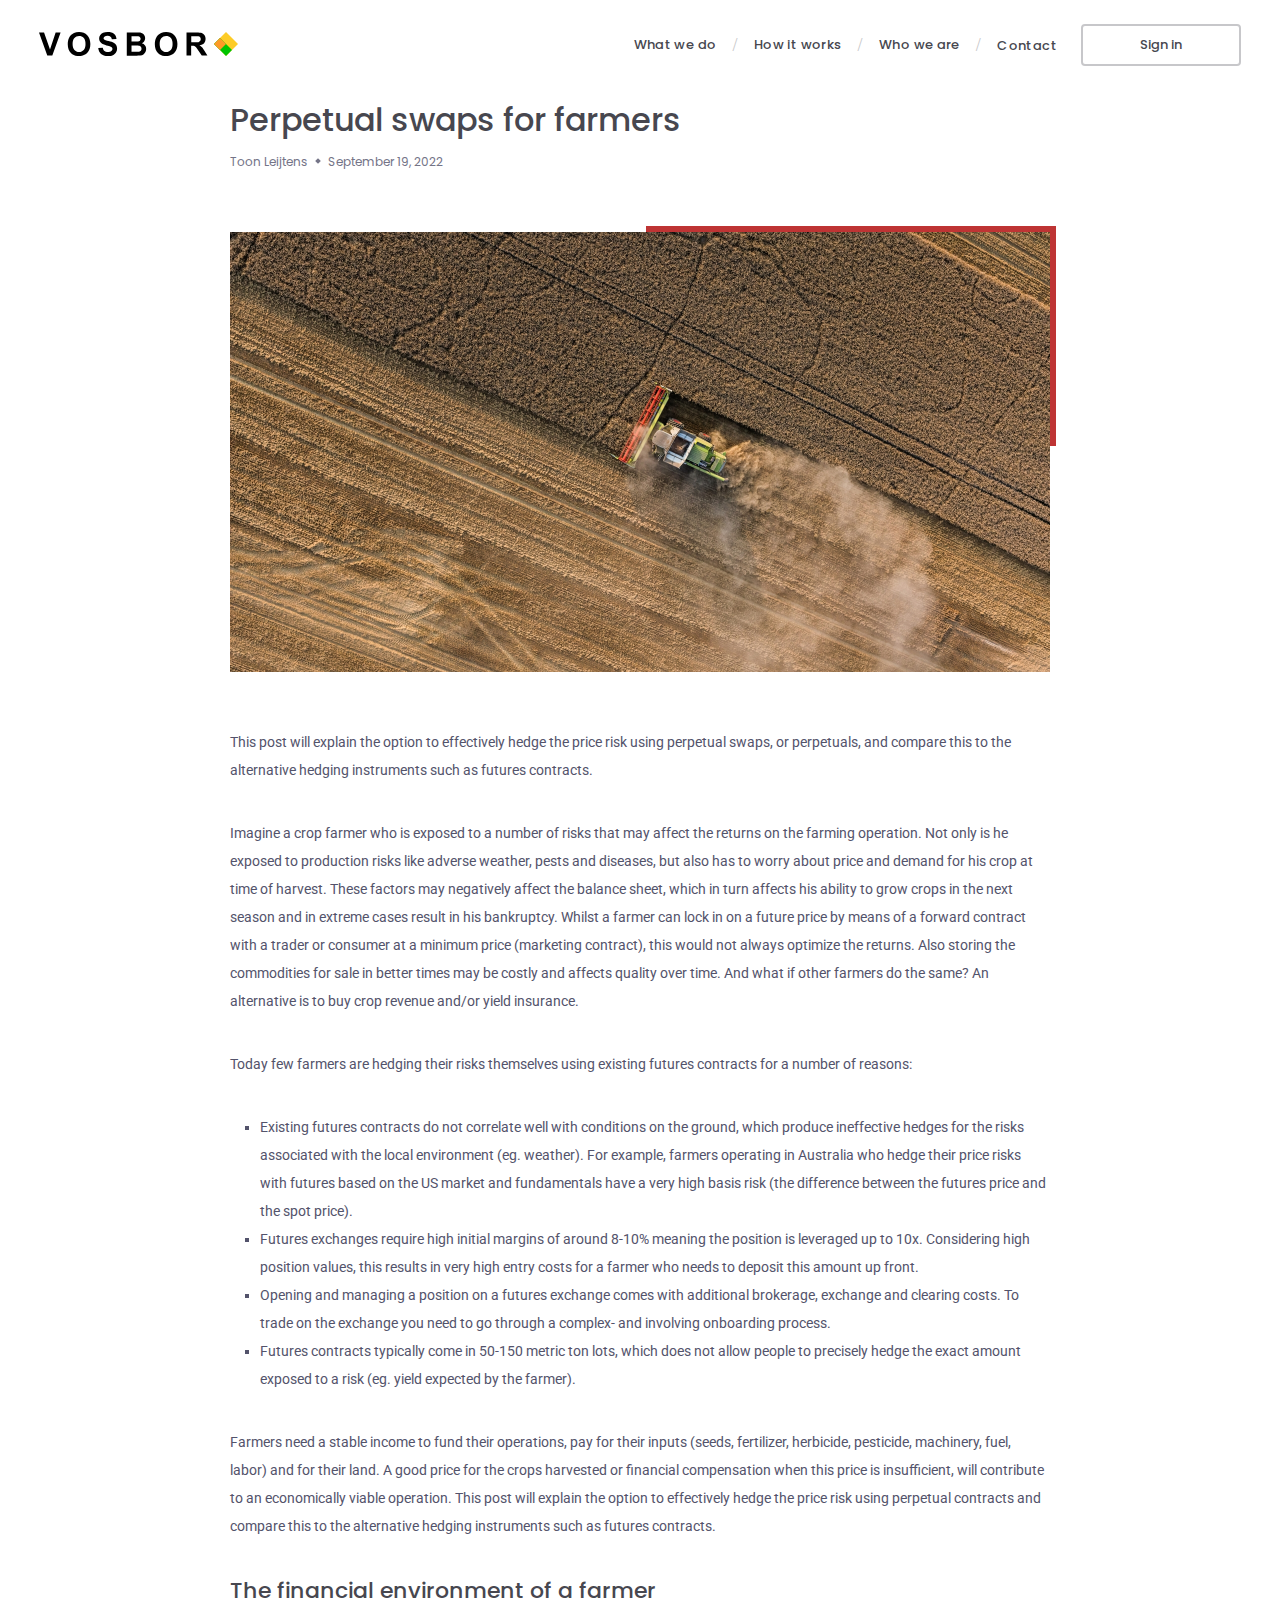
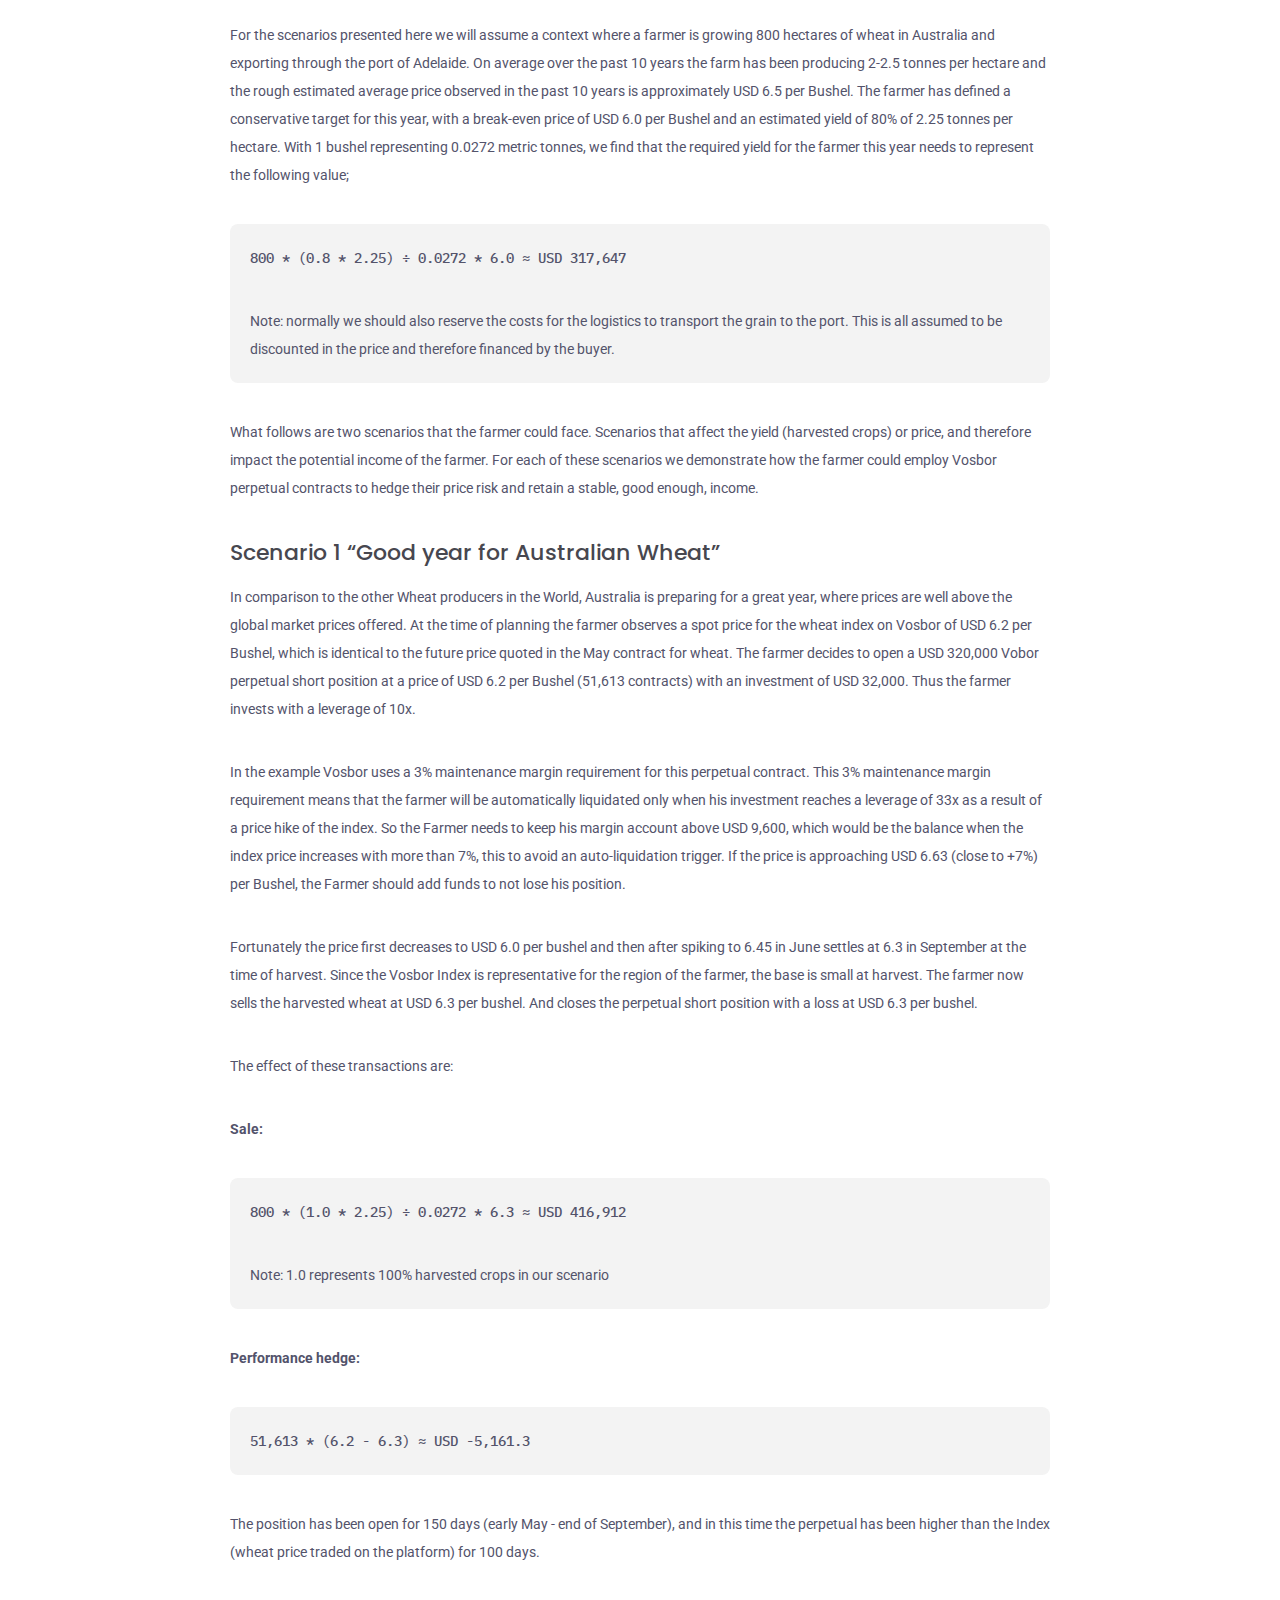
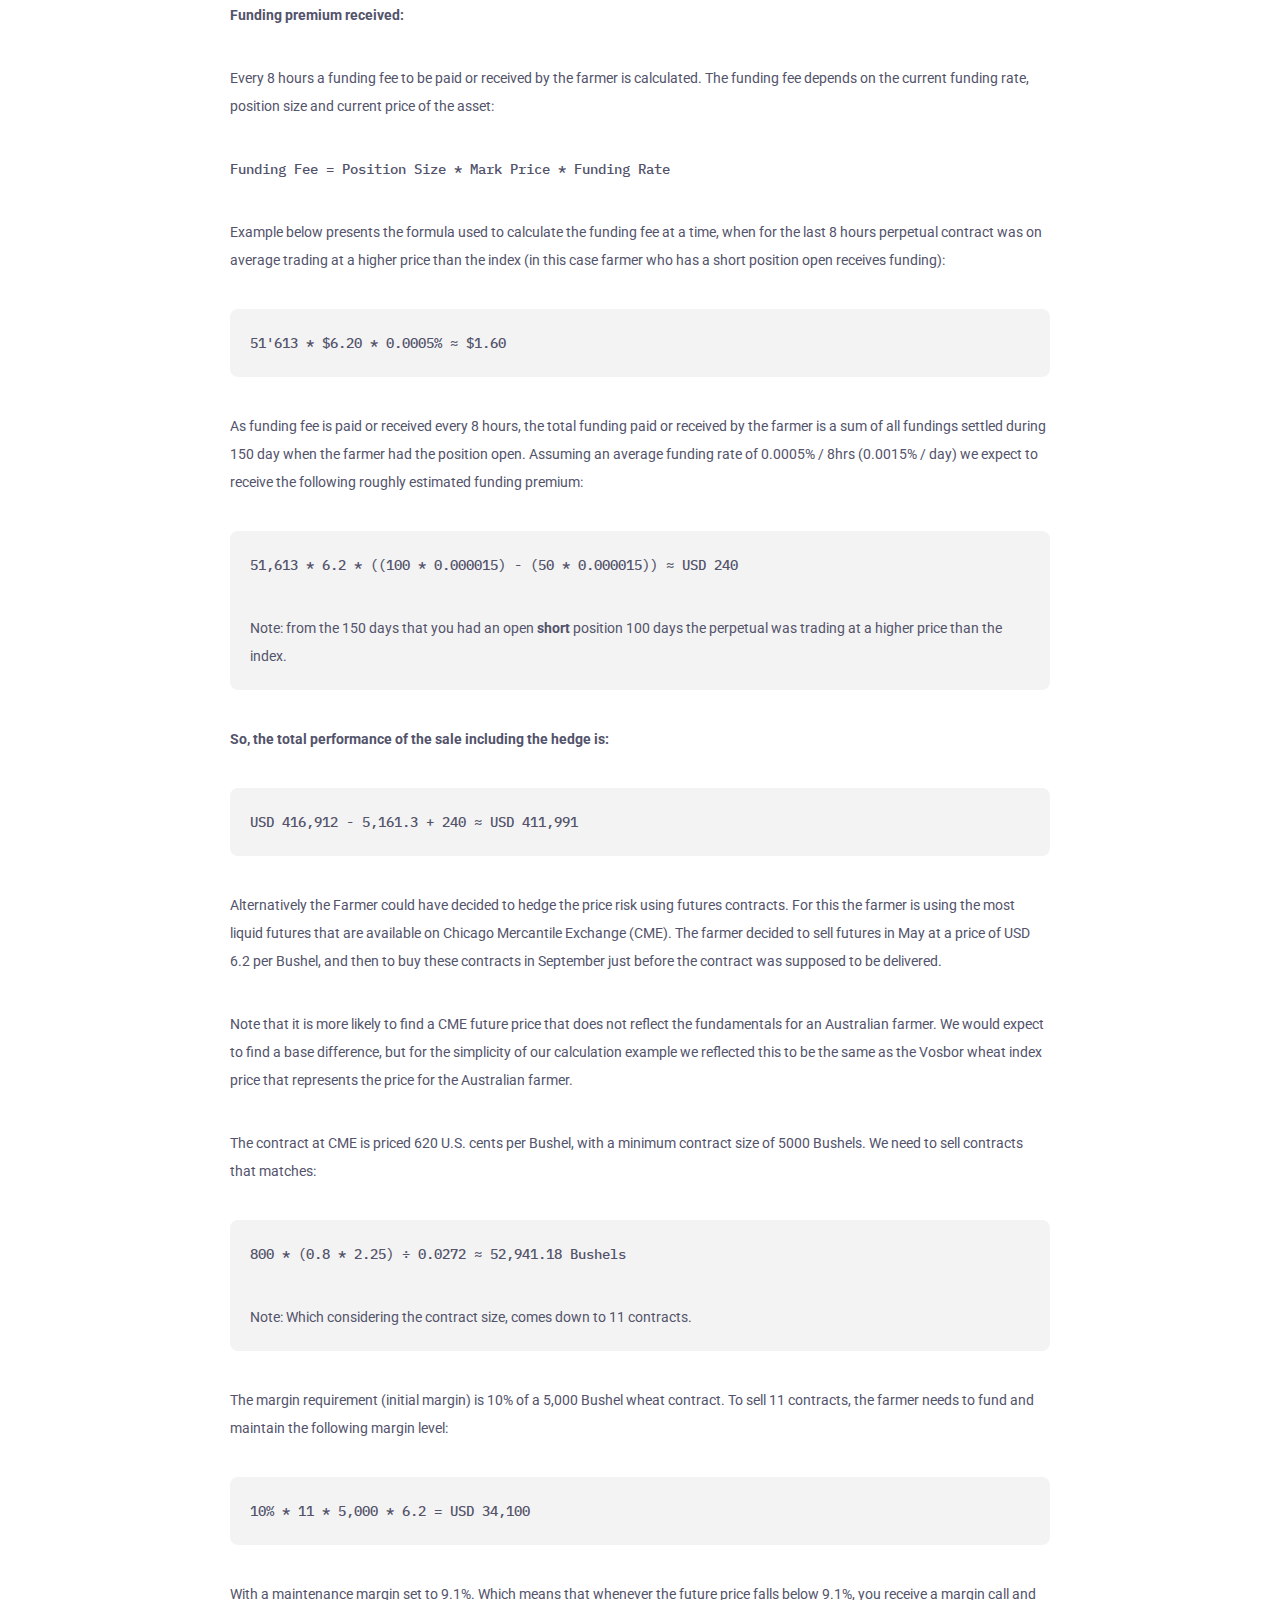
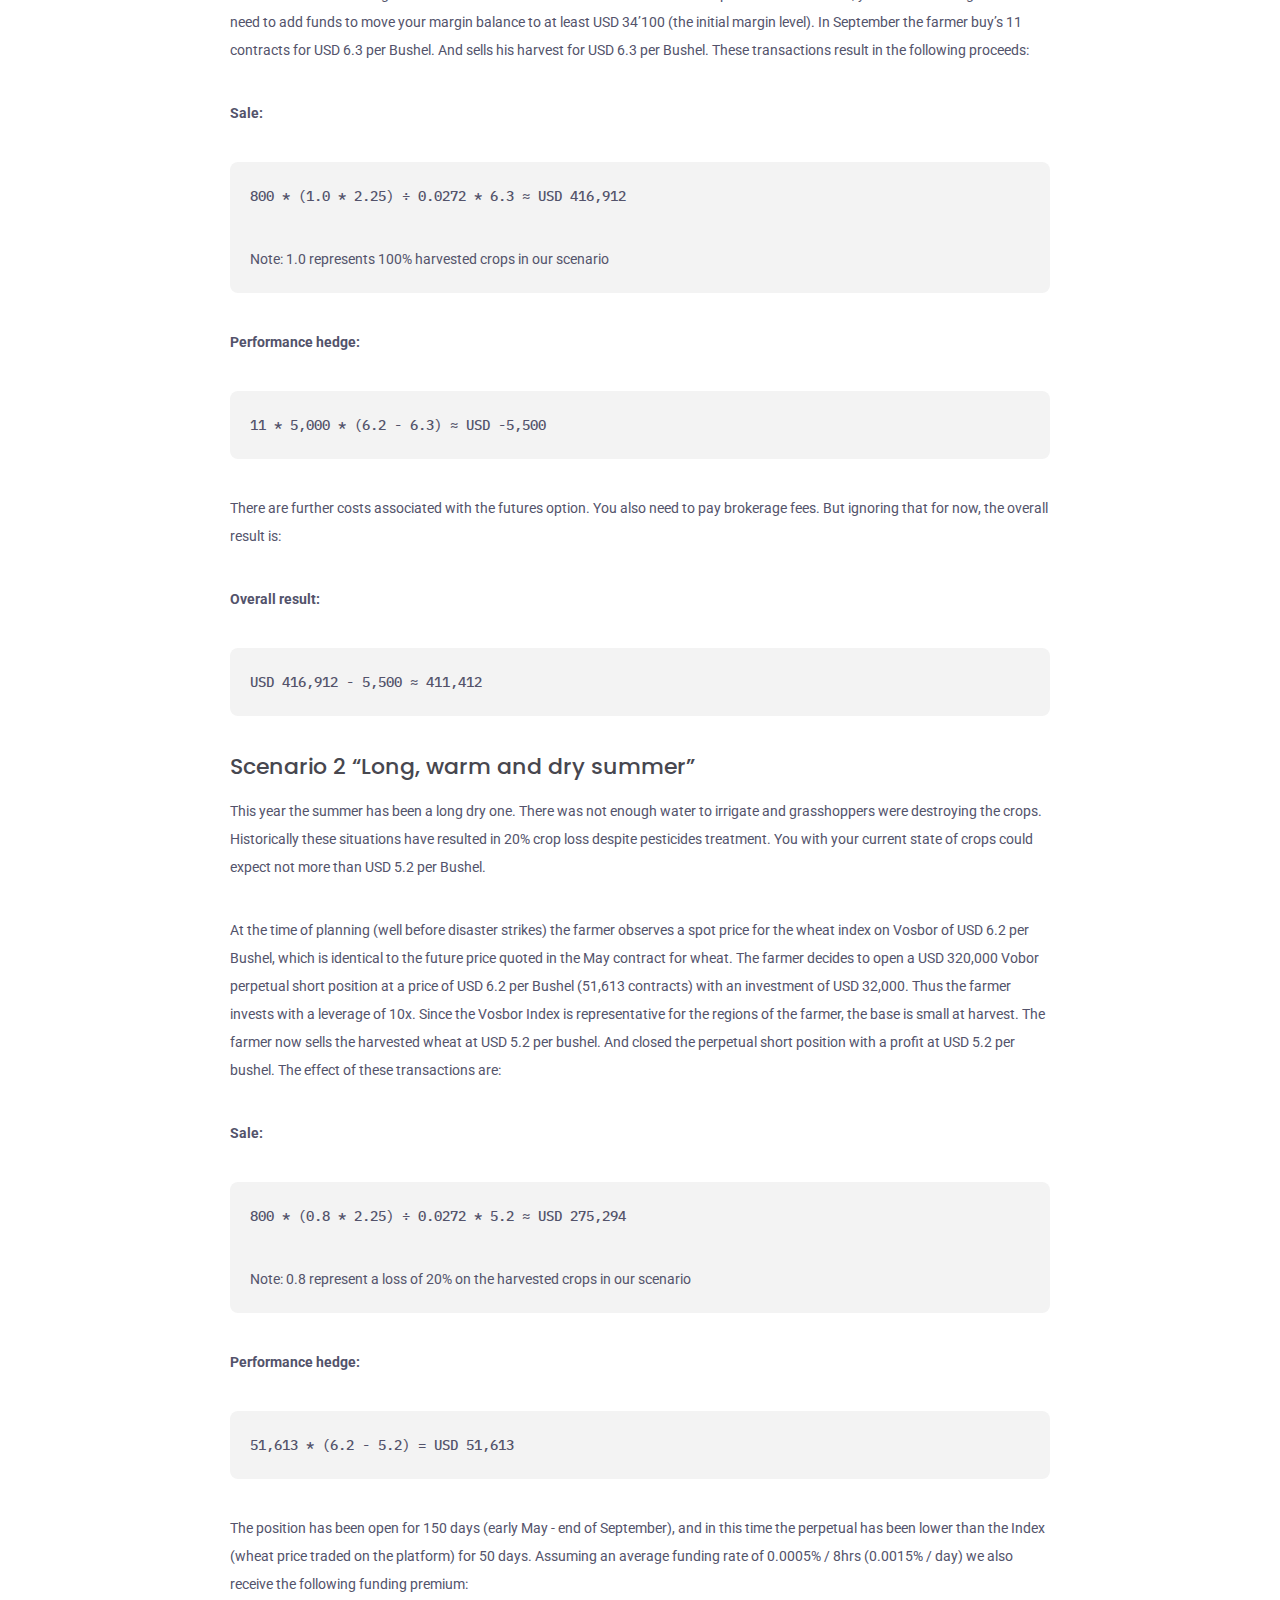
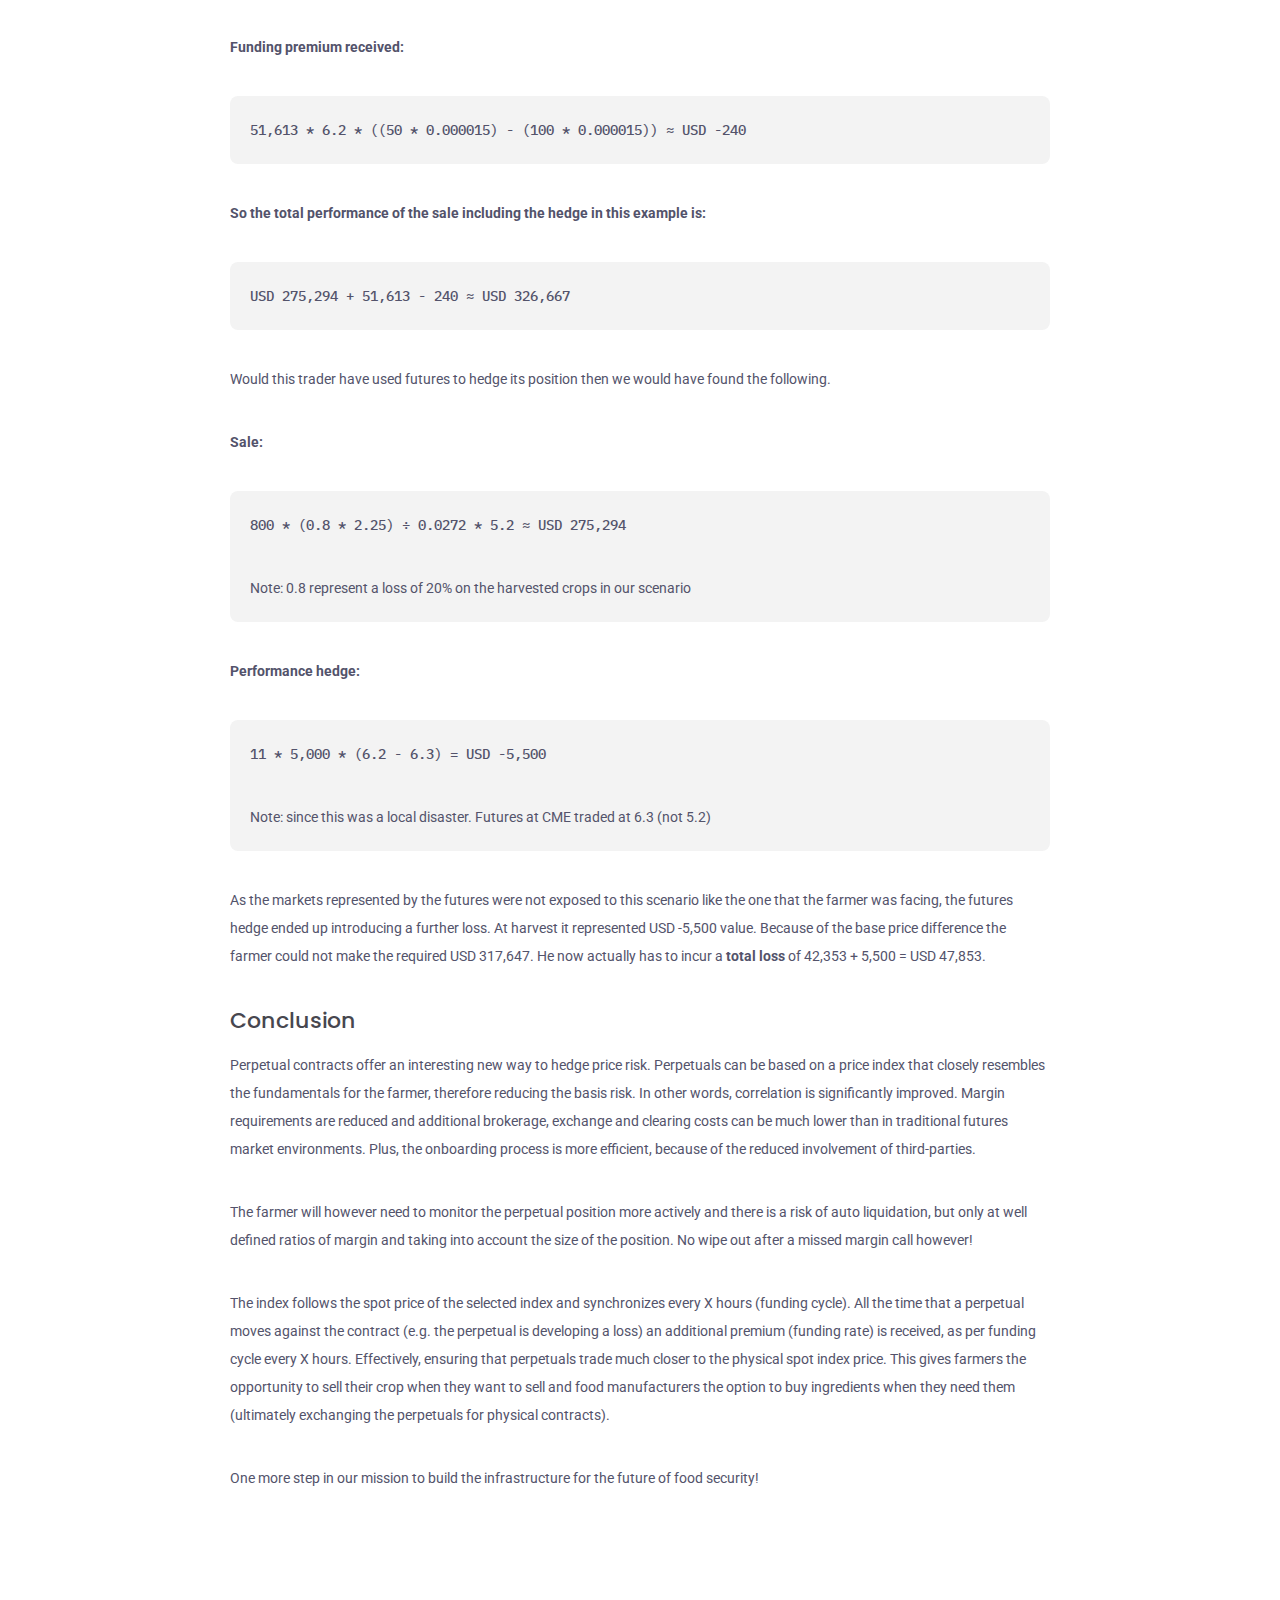
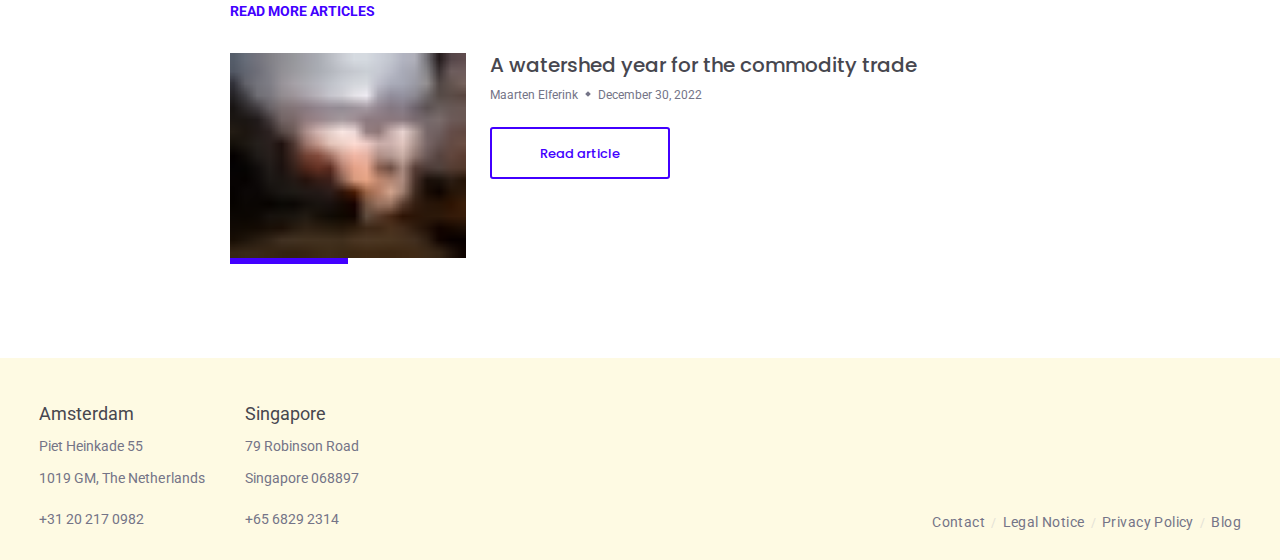
<file: blog/perpetual-swaps-for-farmers/index.html>
<!DOCTYPE html><html><head><meta charSet="utf-8"/><meta http-equiv="x-ua-compatible" content="ie=edge"/><meta name="viewport" content="width=device-width, initial-scale=1, shrink-to-fit=no"/><meta name="version" content="3.0"/><style data-href="/styles.b8f1279a79e8b31ac22c.css" data-identity="gatsby-global-css">a,abbr,acronym,address,applet,article,aside,audio,b,big,blockquote,body,canvas,caption,center,cite,code,dd,del,details,dfn,div,dl,dt,em,embed,fieldset,figcaption,figure,footer,form,h1,h2,h3,h4,h5,h6,header,hgroup,html,i,iframe,img,ins,kbd,label,legend,li,mark,menu,nav,object,ol,output,p,pre,q,ruby,s,samp,section,small,span,strike,strong,sub,summary,sup,table,tbody,td,tfoot,th,thead,time,tr,tt,u,ul,var,video{-webkit-margin-before:0;-webkit-margin-after:0;border:0;font-size:100%;font:inherit;margin:0;margin-block-end:0;margin-block-start:0;padding:0;vertical-align:baseline}article,aside,details,figcaption,figure,footer,header,hgroup,menu,nav,section{display:block}body{line-height:1}ol,ul{list-style:none}blockquote,q{quotes:none}blockquote:after,blockquote:before,q:after,q:before{content:"";content:none}table{border-collapse:collapse;border-spacing:0}*{-webkit-font-smoothing:antialiased;-moz-osx-font-smoothing:grayscale}body,html{-webkit-tap-highlight-color:rgba(0,0,0,0);border:0;font-family:Roboto;margin:0;padding:0;scroll-behavior:smooth;-webkit-user-select:none;-ms-user-select:none;user-select:none}@media(max-width:975px){.mobile-hidden{display:none!important}}@media(min-width:768px){.mobile-visible{display:none!important}}@media(max-width:1365px){.tablet-hidden{display:none!important}}@media(min-width:1366px){.tablet-visible{display:none!important}}.even-section{background:#fefae3}a{color:#747487}@-webkit-keyframes rotating{0%{-webkit-transform:rotate(0deg);transform:rotate(0deg)}to{-webkit-transform:rotate(1turn);transform:rotate(1turn)}}@keyframes rotating{0%{-webkit-transform:rotate(0deg);transform:rotate(0deg)}to{-webkit-transform:rotate(1turn);transform:rotate(1turn)}}</style><style>.gatsby-image-wrapper{position:relative;overflow:hidden}.gatsby-image-wrapper picture.object-fit-polyfill{position:static!important}.gatsby-image-wrapper img{bottom:0;height:100%;left:0;margin:0;max-width:none;padding:0;position:absolute;right:0;top:0;width:100%;object-fit:cover}.gatsby-image-wrapper [data-main-image]{opacity:0;transform:translateZ(0);transition:opacity .25s linear;will-change:opacity}.gatsby-image-wrapper-constrained{display:inline-block;vertical-align:top}</style><noscript><style>.gatsby-image-wrapper noscript [data-main-image]{opacity:1!important}.gatsby-image-wrapper [data-placeholder-image]{opacity:0!important}</style></noscript><script type="module">const e="undefined"!=typeof HTMLImageElement&&"loading"in HTMLImageElement.prototype;e&&document.body.addEventListener("load",(function(e){const t=e.target;if(void 0===t.dataset.mainImage)return;if(void 0===t.dataset.gatsbyImageSsr)return;let a=null,n=t;for(;null===a&&n;)void 0!==n.parentNode.dataset.gatsbyImageWrapper&&(a=n.parentNode),n=n.parentNode;const o=a.querySelector("[data-placeholder-image]"),r=new Image;r.src=t.currentSrc,r.decode().catch((()=>{})).then((()=>{t.style.opacity=1,o&&(o.style.opacity=0,o.style.transition="opacity 500ms linear")}))}),!0);</script><style data-styled="" data-styled-version="5.3.3">.cQdKkc{padding:30px 35px 25px;display:-webkit-box;display:-webkit-flex;display:-ms-flexbox;display:flex;-webkit-align-items:center;-webkit-box-align:center;-ms-flex-align:center;align-items:center;-webkit-flex-direction:column;-ms-flex-direction:column;flex-direction:column;gap:42px;}/*!sc*/
@media (min-width:768px){.cQdKkc{padding:40px 39px 25px;-webkit-flex-direction:row;-ms-flex-direction:row;flex-direction:row;-webkit-align-items:flex-end;-webkit-box-align:flex-end;-ms-flex-align:flex-end;align-items:flex-end;-webkit-box-pack:justify;-webkit-justify-content:space-between;-ms-flex-pack:justify;justify-content:space-between;}}/*!sc*/
@media (min-width:1366px){.cQdKkc{padding:40px 80px 25px;}}/*!sc*/
@media (min-width:1919px){.cQdKkc{padding:50px 100px 25px;}}/*!sc*/
data-styled.g1[id="footer__FooterContainer-sc-164g705-0"]{content:"cQdKkc,"}/*!sc*/
.cqDwDZ{display:-webkit-box;display:-webkit-flex;display:-ms-flexbox;display:flex;-webkit-align-items:stretch;-webkit-box-align:stretch;-ms-flex-align:stretch;align-items:stretch;gap:40px;}/*!sc*/
data-styled.g3[id="footer__AddressList-sc-164g705-2"]{content:"cqDwDZ,"}/*!sc*/
.gUKGQN{display:-webkit-box;display:-webkit-flex;display:-ms-flexbox;display:flex;-webkit-flex-direction:column;-ms-flex-direction:column;flex-direction:column;}/*!sc*/
data-styled.g4[id="footer__Address-sc-164g705-3"]{content:"gUKGQN,"}/*!sc*/
.dlRnzW{font-family:Roboto;font-style:normal;font-weight:normal;line-height:32px;-webkit-letter-spacing:0.002em;-moz-letter-spacing:0.002em;-ms-letter-spacing:0.002em;letter-spacing:0.002em;color:#47474f;font-size:16px;}/*!sc*/
@media (min-width:768px){.dlRnzW{font-size:18px;}}/*!sc*/
@media (min-width:1919px){.dlRnzW{font-size:24px;}}/*!sc*/
data-styled.g5[id="footer__AddressTitle-sc-164g705-4"]{content:"dlRnzW,"}/*!sc*/
.kPbGZs{font-family:"Roboto";font-style:normal;font-weight:normal;line-height:32px;-webkit-letter-spacing:0.002em;-moz-letter-spacing:0.002em;-ms-letter-spacing:0.002em;letter-spacing:0.002em;color:#747487;font-size:14px;}/*!sc*/
@media (min-width:1366px){.kPbGZs{font-size:16px;}}/*!sc*/
data-styled.g6[id="footer__AddressLine-sc-164g705-5"]{content:"kPbGZs,"}/*!sc*/
.bLxmnu{font-family:Roboto;font-style:normal;font-weight:normal;line-height:32px;-webkit-letter-spacing:0.002em;-moz-letter-spacing:0.002em;-ms-letter-spacing:0.002em;letter-spacing:0.002em;margin-top:9px;-webkit-text-decoration:none;text-decoration:none;color:#747487;font-size:14px;}/*!sc*/
@media (min-width:1366px){.bLxmnu{font-size:16px;}}/*!sc*/
data-styled.g7[id="footer__Phone-sc-164g705-6"]{content:"bLxmnu,"}/*!sc*/
.hSmfCQ{font-family:Roboto;font-style:normal;font-weight:400;font-size:12px;line-height:20px;-webkit-letter-spacing:0.03em;-moz-letter-spacing:0.03em;-ms-letter-spacing:0.03em;letter-spacing:0.03em;color:#747487;-webkit-text-decoration:none;text-decoration:none;}/*!sc*/
.hSmfCQ:not(:last-child)::after{content:"/";color:#c8c8ca;display:inline-block;vertical-align:middle;opacity:0.5;padding:0 6px;font-size:12px;line-height:20px;}/*!sc*/
@media (min-width:1366px){.hSmfCQ:not(:last-child)::after{padding:0 8px;}}/*!sc*/
@media (min-width:1366px){.hSmfCQ:not(:last-child)::after{padding:0 18px;font-size:14px;line-height:26px;}}/*!sc*/
@media (min-width:1919px){.hSmfCQ:not(:last-child)::after{font-size:16px;line-height:28px;}}/*!sc*/
@media (min-width:768px){.hSmfCQ{font-size:14px;line-height:26px;}}/*!sc*/
@media (min-width:1919px){.hSmfCQ{font-size:16px;line-height:28px;}}/*!sc*/
data-styled.g8[id="footer__FooterLink-sc-164g705-7"]{content:"hSmfCQ,"}/*!sc*/
.dqsXkn{width:160px;box-sizing:border-box;-webkit-text-decoration:none;text-decoration:none;display:inline-block;text-align:center;white-space:nowrap;padding:0;border-width:2px;border-style:solid;border-radius:4px;font-family:"Poppins";font-weight:500;font-size:13px;height:42px;line-height:38px;}/*!sc*/
@media (min-width:1366px){.dqsXkn{font-size:15px;height:44px;line-height:40px;}}/*!sc*/
@media (min-width:1919px){.dqsXkn{font-size:18px;height:48px;line-height:44px;}}/*!sc*/
data-styled.g18[id="ButtonLink__BaseButtonLink-sc-1ebrgby-0"]{content:"dqsXkn,"}/*!sc*/
.loKKUv{z-index:1;padding:24px;display:-webkit-box;display:-webkit-flex;display:-ms-flexbox;display:flex;-webkit-box-pack:justify;-webkit-justify-content:space-between;-ms-flex-pack:justify;justify-content:space-between;-webkit-align-items:center;-webkit-box-align:center;-ms-flex-align:center;align-items:center;position:absolute;top:0;right:0;left:0;}/*!sc*/
.loKKUv .links{display:-webkit-box;display:-webkit-flex;display:-ms-flexbox;display:flex;-webkit-align-items:center;-webkit-box-align:center;-ms-flex-align:center;align-items:center;-webkit-flex-wrap:wrap;-ms-flex-wrap:wrap;flex-wrap:wrap;-webkit-box-pack:end;-webkit-justify-content:flex-end;-ms-flex-pack:end;justify-content:flex-end;}/*!sc*/
@media (min-width:768px){.loKKUv{padding:24px 39px;}}/*!sc*/
@media (min-width:1366px){.loKKUv{padding:24px 40px;}}/*!sc*/
@media (min-width:1919px){.loKKUv{padding:24px 68px;}}/*!sc*/
data-styled.g20[id="header__Header-sc-vh8ctx-0"]{content:"loKKUv,"}/*!sc*/
.gqFqOG{font-family:"Poppins";font-style:normal;font-weight:500;font-size:14px;line-height:21px;-webkit-letter-spacing:0.03em;-moz-letter-spacing:0.03em;-ms-letter-spacing:0.03em;letter-spacing:0.03em;color:#47474F;-webkit-text-decoration:none;text-decoration:none;-webkit-transition-property:color;transition-property:color;-webkit-transition-duration:0.3s;transition-duration:0.3s;}/*!sc*/
.gqFqOG:hover{color:rgb(71 71 79 / 75%);}/*!sc*/
.gqFqOG.separator::after{content:"/";color:#C8C8CA;opacity:1;display:inline-block;vertical-align:middle;font-family:"Montserrat";line-height:22px;padding:0 16px;font-size:18px;}/*!sc*/
@media (min-width:1366px){.gqFqOG.separator::after{font-size:24px;padding:0 24px;}}/*!sc*/
.gqFqOG.separator::after:hover{opacity:1;}/*!sc*/
@media (min-width:768px){.gqFqOG{font-size:13px;}}/*!sc*/
@media (min-width:1366px){.gqFqOG{font-size:15px;}}/*!sc*/
@media (min-width:1919px){.gqFqOG{font-size:18px;}}/*!sc*/
data-styled.g21[id="header__HeaderLink-sc-vh8ctx-1"]{content:"gqFqOG,"}/*!sc*/
.ktgKrw{border-color:rgba(255,255,255,0.33);margin-left:24px;color:#47474F;border-color:rgba(71,71,79,0.3);}/*!sc*/
@media (min-width:1366px){.ktgKrw{margin-left:50px;}}/*!sc*/
.ktgKrw:hover,.ktgKrw:active{background:linear-gradient(270deg,#373cd9 2.12%,#243afa 97.88%);border-color:transparent;color:#ffffff;}/*!sc*/
data-styled.g22[id="header__ButtonLink-sc-vh8ctx-2"]{content:"ktgKrw,"}/*!sc*/
.lbyNB{display:inline-block;margin:3px 8px;background-color:#747487;width:4px;height:4px;-webkit-transform:rotate(45deg);-ms-transform:rotate(45deg);transform:rotate(45deg);}/*!sc*/
data-styled.g27[id="PostLink__Separator-sc-dqz14k-4"]{content:"lbyNB,"}/*!sc*/
.bbJfIG{font-family:"Poppins";font-size:13px;font-weight:500;line-height:21px;color:#4200ff;border-radius:3px;border:2px solid #4200ff;width:180px;height:52px;box-sizing:border-box;display:-webkit-inline-box;display:-webkit-inline-flex;display:-ms-inline-flexbox;display:inline-flex;-webkit-align-items:center;-webkit-box-align:center;-ms-flex-align:center;align-items:center;-webkit-box-pack:center;-webkit-justify-content:center;-ms-flex-pack:center;justify-content:center;-webkit-text-decoration:none;text-decoration:none;}/*!sc*/
.bbJfIG:hover{background-color:#4200ff;color:#fff;cursor:pointer;}/*!sc*/
@media (min-width:1366px){.bbJfIG{font-size:15px;line-height:23px;}}/*!sc*/
@media (min-width:1919px){.bbJfIG{font-size:18px;line-height:27px;}}/*!sc*/
data-styled.g28[id="PostLink__ReadMoreButton-sc-dqz14k-5"]{content:"bbJfIG,"}/*!sc*/
.jJsDLF{-webkit-text-decoration:none;text-decoration:none;}/*!sc*/
data-styled.g29[id="PostLink__LinkUnstyled-sc-dqz14k-6"]{content:"jJsDLF,"}/*!sc*/
.bJpWjC{margin-bottom:30px;display:-webkit-box;display:-webkit-flex;display:-ms-flexbox;display:flex;-webkit-flex-direction:column;-ms-flex-direction:column;flex-direction:column;-webkit-text-decoration:none;text-decoration:none;}/*!sc*/
@media (min-width:768px){.bJpWjC{-webkit-flex-direction:row;-ms-flex-direction:row;flex-direction:row;gap:24px;}}/*!sc*/
data-styled.g30[id="PostSummary__PostContainer-sc-ms37ki-0"]{content:"bJpWjC,"}/*!sc*/
.iwnHcb{-webkit-flex:1 0 auto;-ms-flex:1 0 auto;flex:1 0 auto;display:-webkit-box;display:-webkit-flex;display:-ms-flexbox;display:flex;-webkit-box-pack:center;-webkit-justify-content:center;-ms-flex-pack:center;justify-content:center;}/*!sc*/
@media (min-width:768px){.iwnHcb{max-width:260px;max-height:260px;}}/*!sc*/
.iwnHcb > *{-webkit-flex:1 0 auto;-ms-flex:1 0 auto;flex:1 0 auto;}/*!sc*/
data-styled.g31[id="PostSummary__ImgWrapper-sc-ms37ki-1"]{content:"iwnHcb,"}/*!sc*/
.gNjNbt{-webkit-flex:0 1 calc(100% - 260px);-ms-flex:0 1 calc(100% - 260px);flex:0 1 calc(100% - 260px);}/*!sc*/
data-styled.g32[id="PostSummary__BlockWrapper-sc-ms37ki-2"]{content:"gNjNbt,"}/*!sc*/
.bplxVs{max-width:260px;overflow:visible !important;}/*!sc*/
.post-container .PostSummary__ImgStyled-sc-ms37ki-3::before{width:50%;content:"";position:absolute;background-color:var(--bgcolor,#4200ff);left:0;bottom:-6px;height:6px;}/*!sc*/
@media (min-width:1366px){.post-container .PostSummary__ImgStyled-sc-ms37ki-3::before{bottom:-8px;height:8px;}}/*!sc*/
@media (min-width:1919px){.post-container .PostSummary__ImgStyled-sc-ms37ki-3::before{bottom:-10px;height:10px;}}/*!sc*/
data-styled.g33[id="PostSummary__ImgStyled-sc-ms37ki-3"]{content:"bplxVs,"}/*!sc*/
.iwPyAt{font-family:"Poppins";font-size:20px;line-height:24px;font-weight:500;margin-top:26px;margin-bottom:4px;color:#47474f;text-overflow:ellipsis;overflow:hidden;display:-webkit-box !important;-webkit-line-clamp:2;-webkit-box-orient:vertical;}/*!sc*/
@media (min-width:768px){.iwPyAt{margin-top:0;}}/*!sc*/
@media (min-width:1366px){.iwPyAt{margin-bottom:8px;font-size:26px;line-height:33.8px;}}/*!sc*/
@media (min-width:1919px){.iwPyAt{font-size:38px;line-height:49.21px;}}/*!sc*/
data-styled.g34[id="PostSummary__PostTitle-sc-ms37ki-4"]{content:"iwPyAt,"}/*!sc*/
.hyOZhu{font-family:"Roboto";font-size:12px;font-weight:400;line-height:28px;margin-bottom:18px;color:#747487;}/*!sc*/
@media (min-width:1919px){.hyOZhu{margin-bottom:22px;}}/*!sc*/
data-styled.g35[id="PostSummary__PostContent-sc-ms37ki-5"]{content:"hyOZhu,"}/*!sc*/
.kteKnS{display:inline-block;margin:3px 8px;background-color:#747487;width:4px;height:4px;-webkit-transform:rotate(45deg);-ms-transform:rotate(45deg);transform:rotate(45deg);}/*!sc*/
data-styled.g36[id="PostSummary__Separator-sc-ms37ki-6"]{content:"kteKnS,"}/*!sc*/
.jCXYDV{margin-top:100px;margin-left:auto;margin-right:auto;padding-left:24px;padding-right:24px;max-width:820px;}/*!sc*/
@media (min-width:1366px){.jCXYDV{margin-top:150px;}}/*!sc*/
data-styled.g37[id="MarkdownRemarkfrontmatter__slug__BlogPostContainer-sc-1ess3mo-0"]{content:"jCXYDV,"}/*!sc*/
.ixYUWX{margin-bottom:48px;}/*!sc*/
@media (min-width:768px){.ixYUWX{margin-bottom:56px;}}/*!sc*/
data-styled.g38[id="MarkdownRemarkfrontmatter__slug__PostHeader-sc-1ess3mo-1"]{content:"ixYUWX,"}/*!sc*/
.jPJKrY{font-family:"Poppins";font-size:32px;font-weight:500;line-height:40px;color:#47474f;margin-bottom:8px;}/*!sc*/
@media (min-width:1366px){.jPJKrY{font-size:48px;line-height:59.52px;margin-bottom:16px;}}/*!sc*/
@media (min-width:1919px){.jPJKrY{font-size:56px;line-height:72.52px;}}/*!sc*/
data-styled.g39[id="MarkdownRemarkfrontmatter__slug__PostTitle-sc-1ess3mo-2"]{content:"jPJKrY,"}/*!sc*/
.kNHbiU{font-family:"Poppins";font-size:22px;font-weight:300;line-height:31px;color:#47474f;margin-bottom:8px;}/*!sc*/
@media (min-width:1366px){.kNHbiU{font-size:30px line-height:40px;margin-bottom:16px;}}/*!sc*/
@media (min-width:1919px){.kNHbiU{font-size:38px;line-height:49px;}}/*!sc*/
data-styled.g40[id="MarkdownRemarkfrontmatter__slug__PostSubtitle-sc-1ess3mo-3"]{content:"kNHbiU,"}/*!sc*/
.jbVipB{font-family:"Poppins";font-size:12px;font-weight:400;line-height:28px;color:#747487;}/*!sc*/
@media (min-width:1366px){.jbVipB{font-size:18px;line-height:36px;}}/*!sc*/
data-styled.g41[id="MarkdownRemarkfrontmatter__slug__PostInfo-sc-1ess3mo-4"]{content:"jbVipB,"}/*!sc*/
.kCSshE{overflow:visible !important;margin-bottom:48px;margin-left:-24px;margin-right:-24px;}/*!sc*/
@media (min-width:768px){.kCSshE{margin-left:0;margin-right:0;margin-bottom:56px;}}/*!sc*/
.kCSshE::before{width:50%;height:50%;content:"";position:absolute;background-color:var(--bgcolor,#4200ff);right:0px;top:-6px;}/*!sc*/
@media (min-width:768px){.kCSshE::before{right:-6px;top:-6px;}}/*!sc*/
@media (min-width:1366px){.kCSshE::before{right:-8px;top:-8px;}}/*!sc*/
@media (min-width:1919px){.kCSshE::before{right:-10px;top:-10px;}}/*!sc*/
data-styled.g42[id="MarkdownRemarkfrontmatter__slug__ImgStyled-sc-1ess3mo-5"]{content:"kCSshE,"}/*!sc*/
.cWybUT{font-family:"Roboto";font-size:14px;font-weight:400;line-height:28px;color:#53536b;margin-bottom:101px;}/*!sc*/
@media (min-width:1366px){.cWybUT{font-size:18px;line-height:36px;}}/*!sc*/
.cWybUT h1,.cWybUT h2,.cWybUT h3,.cWybUT h4,.cWybUT h5,.cWybUT h6{font-family:"Poppins";font-weight:500;text-align:left;padding-bottom:15px;font-size:22px;line-height:31px;color:#47474f;}/*!sc*/
@media (min-width:1366px){.cWybUT h1,.cWybUT h2,.cWybUT h3,.cWybUT h4,.cWybUT h5,.cWybUT h6{font-size:30px line-height:40px;}}/*!sc*/
@media (min-width:1919px){.cWybUT h1,.cWybUT h2,.cWybUT h3,.cWybUT h4,.cWybUT h5,.cWybUT h6{font-size:38px;line-height:49px;}}/*!sc*/
.cWybUT em{font-style:italic;}/*!sc*/
.cWybUT p{margin-bottom:35px;}/*!sc*/
.cWybUT blockquote p,.cWybUT q p{margin-bottom:0px;}/*!sc*/
.cWybUT a{-webkit-text-decoration:none;text-decoration:none;color:#4200ff;}/*!sc*/
.cWybUT a:hover{-webkit-text-decoration:underline;text-decoration:underline;}/*!sc*/
.cWybUT ol,.cWybUT ul{list-style-type:square;margin-bottom:35px;padding-left:30px;}/*!sc*/
.cWybUT strong{font-weight:700;}/*!sc*/
.cWybUT code{font-family:"IBM Plex Mono",monospace;font-style:normal;font-weight:500;}/*!sc*/
.cWybUT blockquote,.cWybUT q{background-color:#f3f3f3;margin-bottom:35px;border-radius:8px;padding:15px;}/*!sc*/
@media (min-width:768px){.cWybUT blockquote,.cWybUT q{padding:20px;}}/*!sc*/
@media (min-width:1366px){.cWybUT blockquote,.cWybUT q{padding:28px;}}/*!sc*/
@media (min-width:1919px){.cWybUT blockquote,.cWybUT q{padding:35px;}}/*!sc*/
.cWybUT blockquote p:not(:only-child):not(:last-child),.cWybUT q p:not(:only-child):not(:last-child){margin-bottom:35px;}/*!sc*/
data-styled.g43[id="MarkdownRemarkfrontmatter__slug__PostContent-sc-1ess3mo-6"]{content:"cWybUT,"}/*!sc*/
.FMABn{margin-left:auto;margin-right:auto;margin-bottom:100px;padding-left:24px;padding-right:24px;max-width:820px;margin-top:100px;}/*!sc*/
@media (min-width:1366px){.FMABn{margin-top:150px;}}/*!sc*/
data-styled.g44[id="MarkdownRemarkfrontmatter__slug__ReadMoreContainer-sc-1ess3mo-7"]{content:"FMABn,"}/*!sc*/
.hkjppW{font-family:"Roboto";font-size:14px;font-weight:700;line-height:36px;color:#4200ff;margin-bottom:24px;text-transform:uppercase;}/*!sc*/
data-styled.g45[id="MarkdownRemarkfrontmatter__slug__MoreArticlesTitle-sc-1ess3mo-8"]{content:"hkjppW,"}/*!sc*/
</style><link rel="sitemap" type="application/xml" href="/sitemap/sitemap-index.xml"/><title data-react-helmet="true">Perpetual swaps for farmers</title><link data-react-helmet="true" rel="canonical" href="https://www.vosbor.com/"/><meta data-react-helmet="true" charSet="utf-8"/><meta data-react-helmet="true" name="description" content=" Vosbor is a grain and oilseed trading platform. Discover how we foster transparency in global agricultural commodity markets. "/><meta data-react-helmet="true" name="keywords" content="commodity trading, commodity, blockchain, market, grain, oilseed, agriculture, agricultural commodities"/><meta data-react-helmet="true" property="og:title" content="Vosbor - The agricultural commodity trading platform"/><meta data-react-helmet="true" property="og:description" content="Vosbor is a grain and oilseed trading platform. Discover how we foster transparency in global agricultural commodity markets."/><meta data-react-helmet="true" property="og:type" content="website"/><meta data-react-helmet="true" property="og:url" content="https://www.vosbor.com/"/><meta data-react-helmet="true" name="robots" content="index, follow"/><link href="https://fonts.googleapis.com/css?family=Poppins:100,200,300,400,500,600|Roboto:100,200,300,400,500,600|IBM+Plex+Mono:100,200,300,400,500,600&amp;display=swap" rel="stylesheet"/><link rel="icon" href="/favicon-32x32.png?v=21c7173ac2f4953a804b70d35e9499ad" type="image/png"/><link rel="manifest" href="/manifest.webmanifest" crossorigin="anonymous"/><link rel="apple-touch-icon" sizes="48x48" href="/icons/icon-48x48.png?v=21c7173ac2f4953a804b70d35e9499ad"/><link rel="apple-touch-icon" sizes="72x72" href="/icons/icon-72x72.png?v=21c7173ac2f4953a804b70d35e9499ad"/><link rel="apple-touch-icon" sizes="96x96" href="/icons/icon-96x96.png?v=21c7173ac2f4953a804b70d35e9499ad"/><link rel="apple-touch-icon" sizes="144x144" href="/icons/icon-144x144.png?v=21c7173ac2f4953a804b70d35e9499ad"/><link rel="apple-touch-icon" sizes="192x192" href="/icons/icon-192x192.png?v=21c7173ac2f4953a804b70d35e9499ad"/><link rel="apple-touch-icon" sizes="256x256" href="/icons/icon-256x256.png?v=21c7173ac2f4953a804b70d35e9499ad"/><link rel="apple-touch-icon" sizes="384x384" href="/icons/icon-384x384.png?v=21c7173ac2f4953a804b70d35e9499ad"/><link rel="apple-touch-icon" sizes="512x512" href="/icons/icon-512x512.png?v=21c7173ac2f4953a804b70d35e9499ad"/><link rel="alternate" type="application/rss+xml" title="Vosbor Blog" href="/rss.xml"/><link as="script" rel="preload" href="/webpack-runtime-964f0cee5fc7c7d425bd.js"/><link as="script" rel="preload" href="/framework-fdf14ba1cbaa93307e24.js"/><link as="script" rel="preload" href="/app-b5ce6df7835c760cb2a8.js"/><link as="script" rel="preload" href="/commons-c2d75699a0ea07b551c5.js"/><link as="script" rel="preload" href="/8a004f2ad7bc784f49b745699d256ff63599d9a4-3d3cad0e3cf9f8e1bd83.js"/><link as="script" rel="preload" href="/c7d71caa48d6e5d7a5796dfa1261b9f09181c117-72736440967e6c4e3e44.js"/><link as="script" rel="preload" href="/component---src-pages-markdown-remark-frontmatter-slug-js-43f01158018414b31fd7.js"/><link as="fetch" rel="preload" href="/page-data/blog/perpetual-swaps-for-farmers/page-data.json" crossorigin="anonymous"/><link as="fetch" rel="preload" href="/page-data/app-data.json" crossorigin="anonymous"/></head><body><noscript><iframe src="https://www.googletagmanager.com/ns.html?id=GTM-PGRDJVG" height="0" width="0" style="display:none;visibility:hidden"></iframe></noscript><div id="___gatsby"><div style="outline:none" tabindex="-1" id="gatsby-focus-wrapper"><header class="header__Header-sc-vh8ctx-0 loKKUv"><a href="/"><svg width="200" height="24" viewBox="0 0 200 24" fill="none"><g clip-path="url(#clip0_995_800)"><path d="M16.648 0.403381L10.9978 17.5462L5.04486 0.403381H0L8.27357 23.5967H13.3184L21.592 0.403381H16.648Z" fill="black"></path><path d="M28.7556 12.2017C28.7556 9.88235 29.1592 7.86555 29.8655 6.2521C30.37 5.04202 31.0763 3.93277 31.9843 3.02521C32.8924 2.11765 33.9014 1.41176 35.0112 0.907563C36.4238 0.302521 38.1391 0 40.0561 0C43.4866 0 46.2108 1.10924 48.2288 3.22689C50.2467 5.34454 51.3566 8.26891 51.3566 12.1008C51.3566 15.8319 50.3476 18.7563 48.3297 20.874C46.3117 22.9916 43.5875 24.1008 40.157 24.1008C36.7265 24.1008 34.0023 23.0924 31.8834 20.9748C29.7646 18.7563 28.7556 15.8319 28.7556 12.2017ZM33.5987 12C33.5987 14.6219 34.2041 16.6387 35.4148 17.9496C36.6256 19.2605 38.1391 19.9664 40.0561 19.9664C41.9732 19.9664 43.4866 19.2605 44.6974 17.9496C45.9081 16.6387 46.5135 14.6219 46.5135 11.8992C46.5135 9.27731 45.9081 7.26051 44.7983 5.94958C43.4866 4.63866 41.9732 4.03361 40.0561 4.03361C38.1391 4.03361 36.5247 4.7395 35.4148 6.05042C34.2041 7.36135 33.5987 9.27731 33.5987 12Z" fill="black"></path><path d="M59.2268 16.0336L63.7672 15.6303C64.0699 17.1429 64.5744 18.2521 65.4824 18.958C66.2896 19.6639 67.5004 20.0672 68.9129 20.0672C70.4264 20.0672 71.5363 19.7647 72.3434 19.0588C73.1506 18.4538 73.4533 17.6471 73.4533 16.8403C73.4533 16.3361 73.2515 15.8319 72.9488 15.4286C72.6461 15.0252 72.0408 14.7227 71.2336 14.4202C70.7291 14.2185 69.4174 13.916 67.5004 13.4118C64.9779 12.8067 63.2627 12 62.2537 11.0924C60.8412 9.78151 60.1349 8.26891 60.1349 6.45378C60.1349 5.2437 60.4376 4.13445 61.1439 3.12605C61.8501 2.11765 62.7582 1.31092 64.0699 0.806723C65.2806 0.302521 66.7941 0 68.6102 0C71.5363 0 73.756 0.605042 75.1686 1.91597C76.682 3.22689 77.3883 4.94118 77.4892 7.05882L72.8479 7.2605C72.6461 6.05042 72.2425 5.2437 71.5363 4.63866C70.83 4.13445 69.9219 3.83193 68.6102 3.83193C67.2986 3.83193 66.1887 4.13445 65.3815 4.63866C64.8771 5.04202 64.5744 5.54622 64.5744 6.15126C64.5744 6.65546 64.7762 7.15966 65.2806 7.56303C65.886 8.06723 67.2986 8.57143 69.6192 9.07563C71.9399 9.57983 73.5542 10.1849 74.6641 10.7899C75.774 11.395 76.5811 12.2017 77.1865 13.1092C77.7919 14.1176 78.0946 15.3277 78.0946 16.8403C78.0946 18.1513 77.691 19.4622 76.9847 20.5714C76.2784 21.7815 75.1686 22.5882 73.8569 23.1933C72.5452 23.7983 70.83 24 68.812 24C65.886 24 63.6663 23.2941 62.0519 21.9832C60.5385 20.6723 59.5295 18.6555 59.2268 16.0336Z" fill="black"></path><path d="M87.7805 0.403381H97.0631C98.8792 0.403381 100.292 0.504222 101.2 0.605062C102.108 0.806743 102.915 1.10926 103.621 1.61347C104.328 2.11767 104.933 2.72271 105.438 3.52943C105.942 4.33615 106.144 5.24372 106.144 6.25212C106.144 7.36136 105.841 8.36977 105.236 9.27733C104.63 10.1849 103.823 10.8908 102.814 11.2941C104.227 11.6975 105.337 12.4034 106.043 13.4118C106.85 14.4202 107.153 15.5294 107.153 16.9412C107.153 17.9496 106.951 19.0588 106.447 20.0672C105.942 21.0756 105.236 21.8824 104.429 22.4874C103.621 23.0925 102.512 23.4958 101.301 23.5967C100.494 23.6975 98.6774 23.6975 95.6505 23.7983H87.7805V0.403381ZM92.5227 4.23531V9.57985H95.5496C97.3658 9.57985 98.4756 9.57985 98.9801 9.47901C99.7873 9.37817 100.393 9.07565 100.897 8.67229C101.402 8.16809 101.603 7.56305 101.603 6.85716C101.603 6.15128 101.402 5.54624 100.998 5.14288C100.594 4.73952 99.9891 4.43699 99.1819 4.33615C98.6774 4.23531 97.3658 4.23531 95.146 4.23531H92.5227ZM92.5227 13.5126V19.7647H96.8613C98.5765 19.7647 99.5855 19.7647 100.09 19.6639C100.796 19.563 101.402 19.2605 101.805 18.7563C102.209 18.2521 102.512 17.6471 102.512 16.7395C102.512 16.0336 102.31 15.4286 102.007 14.9244C101.704 14.4202 101.2 14.1177 100.494 13.8151C99.8882 13.6135 98.4756 13.5126 96.3568 13.5126H92.5227Z" fill="black"></path><path d="M115.83 12.2017C115.83 9.88235 116.234 7.86555 116.94 6.2521C117.444 5.04202 118.151 4.03361 119.059 3.02521C119.967 2.11765 120.976 1.41176 122.086 0.907563C123.498 0.302521 125.214 0 127.131 0C130.561 0 133.285 1.10924 135.303 3.22689C137.321 5.34454 138.431 8.26891 138.431 12.1008C138.431 15.8319 137.422 18.7563 135.404 20.874C133.386 22.9916 130.662 24.1008 127.231 24.1008C123.801 24.1008 121.077 23.0924 118.958 20.9748C116.839 18.7563 115.83 15.8319 115.83 12.2017ZM120.673 12C120.673 14.6219 121.279 16.6387 122.489 17.9496C123.7 19.2605 125.214 19.9664 127.131 19.9664C129.048 19.9664 130.561 19.2605 131.772 17.9496C132.983 16.6387 133.588 14.6219 133.588 11.8992C133.588 9.27731 132.983 7.26051 131.873 5.94958C130.561 4.63866 129.048 4.03361 127.131 4.03361C125.214 4.03361 123.599 4.7395 122.489 6.05042C121.279 7.36135 120.673 9.27731 120.673 12Z" fill="black"></path><path d="M147.512 23.5967V0.403381H157.4C159.922 0.403381 161.637 0.605062 162.848 1.00842C163.958 1.41178 164.866 2.21851 165.572 3.22691C166.279 4.33615 166.581 5.54624 166.581 6.85716C166.581 8.57145 166.077 10.0841 165.068 11.1933C164.059 12.3025 162.545 13.0084 160.427 13.3109C161.436 13.916 162.243 14.521 162.949 15.2269C163.655 15.9328 164.462 17.1429 165.572 18.958L168.397 23.4958H162.747L159.317 18.4538C158.106 16.6387 157.299 15.5294 156.794 15.0252C156.391 14.521 155.886 14.2185 155.382 14.0168C154.877 13.8151 154.07 13.7143 153.061 13.7143H152.153V23.395H147.512V23.5967ZM152.254 10.1849H155.684C157.904 10.1849 159.317 10.0841 159.922 9.88237C160.527 9.68069 160.931 9.37817 161.234 8.87397C161.536 8.36977 161.738 7.86557 161.738 7.15968C161.738 6.35296 161.536 5.74792 161.133 5.24372C160.729 4.73952 160.124 4.437 159.317 4.33615C158.913 4.23531 157.803 4.23531 155.886 4.23531H152.254V10.1849Z" fill="black"></path><path d="M187 0L199 12L187 24L175 12L187 0Z" fill="#FDCC27"></path><path d="M181 5.99971L193 17.9997L187 23.9997L175 11.9997L181 5.99971Z" fill="#00C400"></path><path d="M181 5.99971L187 11.9997L181 17.9997L175 11.9997L181 5.99971Z" fill="#FD9A27"></path></g><defs><clipPath id="clip0_995_800"><rect width="200" height="24" fill="white"></rect></clipPath></defs></svg></a><div class="links"><a id="what_we_do" href="/#whatwedo" class="header__HeaderLink-sc-vh8ctx-1 gqFqOG separator mobile-hidden">What we do</a><a id="how_it_works" href="/#howitworks" class="header__HeaderLink-sc-vh8ctx-1 gqFqOG separator mobile-hidden">How it works</a><a id="who_we_are" href="/#whoweare" class="header__HeaderLink-sc-vh8ctx-1 gqFqOG separator mobile-hidden">Who we are</a><a id="contact" href="/contact" class="header__HeaderLink-sc-vh8ctx-1 gqFqOG">Contact</a><a id="login_button" href="https://exchange.vosbor.com/" class="ButtonLink__BaseButtonLink-sc-1ebrgby-0 header__ButtonLink-sc-vh8ctx-2 dqsXkn ktgKrw mobile-hidden">Sign in</a></div></header><div class="MarkdownRemarkfrontmatter__slug__BlogPostContainer-sc-1ess3mo-0 jCXYDV blog-post-container"><div class="blog-post"><div class="MarkdownRemarkfrontmatter__slug__PostHeader-sc-1ess3mo-1 ixYUWX"><h1 class="MarkdownRemarkfrontmatter__slug__PostTitle-sc-1ess3mo-2 jPJKrY">Perpetual swaps for farmers</h1><h2 class="MarkdownRemarkfrontmatter__slug__PostSubtitle-sc-1ess3mo-3 kNHbiU"></h2><h3 class="MarkdownRemarkfrontmatter__slug__PostInfo-sc-1ess3mo-4 jbVipB">Toon Leijtens<span class="PostLink__Separator-sc-dqz14k-4 lbyNB"></span>September 19, 2022</h3></div><div class="MarkdownRemarkfrontmatter__slug__ImgStyled-sc-1ess3mo-5 kCSshE gatsby-image-wrapper" style="position:relative;overflow:hidden;--bgcolor:#be3434"><div aria-hidden="true" style="width:100%;padding-bottom:53.65853658536586%"></div><img aria-hidden="true" src="[data-uri]" alt="" style="position:absolute;top:0;left:0;width:100%;height:100%;object-fit:cover;object-position:center;opacity:1;transition-delay:500ms"/><noscript><picture><source srcset="/static/eb33aaeed7d711278965f4a75c823798/0741e/blog-post-3.jpg 820w,
/static/eb33aaeed7d711278965f4a75c823798/3934b/blog-post-3.jpg 1640w,
/static/eb33aaeed7d711278965f4a75c823798/6d00c/blog-post-3.jpg 3280w" sizes="(max-width: 3280px) 100vw, 3280px" /><img loading="lazy" sizes="(max-width: 3280px) 100vw, 3280px" srcset="/static/eb33aaeed7d711278965f4a75c823798/0741e/blog-post-3.jpg 820w,
/static/eb33aaeed7d711278965f4a75c823798/3934b/blog-post-3.jpg 1640w,
/static/eb33aaeed7d711278965f4a75c823798/6d00c/blog-post-3.jpg 3280w" src="/static/eb33aaeed7d711278965f4a75c823798/6d00c/blog-post-3.jpg" alt="" style="position:absolute;top:0;left:0;opacity:1;width:100%;height:100%;object-fit:cover;object-position:center"/></picture></noscript></div><div class="MarkdownRemarkfrontmatter__slug__PostContent-sc-1ess3mo-6 cWybUT blog-post-content"><p>This post will explain the option to effectively hedge the price risk using perpetual swaps, or perpetuals, and compare this to the alternative hedging instruments such as futures contracts.</p>
<p>Imagine a crop farmer who is exposed to a number of risks that may affect the returns on the farming operation. Not only is he exposed to production risks like adverse weather, pests and diseases, but also has to worry about price and demand for his crop at time of harvest. These factors may negatively affect the balance sheet, which in turn affects his ability to grow crops in the next season and in extreme cases result in his bankruptcy. Whilst a farmer can lock in on a future price by means of a forward contract with a trader or consumer at a minimum price (marketing contract), this would not always optimize the returns. Also storing the commodities for sale in better times may be costly and affects quality over time. And what if other farmers do the same? An alternative is to buy crop revenue and/or yield insurance.</p>
<p>Today few farmers are hedging their risks themselves using existing futures contracts for a number of reasons:</p>
<ul>
<li>Existing futures contracts do not correlate well with conditions on the ground, which produce ineffective hedges for the risks associated with the local environment (eg. weather). For example, farmers operating in Australia who hedge their price risks with futures based on the US market and fundamentals have a very high basis risk (the difference between the futures price and the spot price).</li>
<li>Futures exchanges require high initial margins of around 8-10% meaning the position is leveraged up to 10x. Considering high position values, this results in very high entry costs for a farmer who needs to deposit this amount up front.</li>
<li>Opening and managing a position on a futures exchange comes with additional brokerage, exchange and clearing costs. To trade on the exchange you need to go through a complex- and involving onboarding process.</li>
<li>Futures contracts typically come in 50-150 metric ton lots, which does not allow people to precisely hedge the exact amount exposed to a risk (eg. yield expected by the farmer).</li>
</ul>
<p>Farmers need a stable income to fund their operations, pay for their inputs (seeds, fertilizer, herbicide, pesticide, machinery, fuel, labor) and for their land. A good price for the crops harvested or financial compensation when this price is insufficient, will contribute to an economically viable operation. This post will explain the option to effectively hedge the price risk using perpetual contracts and compare this to the alternative hedging instruments such as futures contracts.</p>
<h1>The financial environment of a farmer</h1>
<p>For the scenarios presented here we will assume a context where a farmer is growing 800 hectares of wheat in Australia and exporting through the port of Adelaide. On average over the past 10 years the farm has been producing 2-2.5 tonnes per hectare and the rough estimated average price observed in the past 10 years is approximately USD 6.5 per Bushel. The farmer has defined a conservative target for this year, with a break-even price of USD 6.0 per Bushel and an estimated yield of 80% of 2.25 tonnes per hectare. With 1 bushel representing 0.0272 metric tonnes, we find that the required yield for the farmer this year needs to represent the following value;</p>
<blockquote>
<p><code>800 * (0.8 * 2.25) ÷ 0.0272 * 6.0 ≈ USD 317,647</code></p>
<p>Note: normally we should also reserve the costs for the logistics to transport the grain to the port. This is all assumed to be discounted in the price and therefore financed by the buyer.</p>
</blockquote>
<p>What follows are two scenarios that the farmer could face. Scenarios that affect the yield (harvested crops) or price, and therefore impact the potential income of the farmer. For each of these scenarios we demonstrate how the farmer could employ Vosbor perpetual contracts to hedge their price risk and retain a stable, good enough, income.</p>
<h2>Scenario 1 “Good year for Australian Wheat”</h2>
<p>In comparison to the other Wheat producers in the World, Australia is preparing for a great year, where prices are well above the global market prices offered. At the time of planning the farmer observes a spot price for the wheat index on Vosbor of USD 6.2 per Bushel, which is identical to the future price quoted in the May contract for wheat. The farmer decides to open a USD 320,000 Vobor perpetual short position at a price of USD 6.2 per Bushel (51,613 contracts) with an investment of USD 32,000. Thus the farmer invests with a leverage of 10x.</p>
<p>In the example Vosbor uses a 3% maintenance margin requirement for this perpetual contract. This 3% maintenance margin requirement means that the farmer will be automatically liquidated only when his investment reaches a leverage of 33x as a result of a price hike of the index. So the Farmer needs to keep his margin account above USD 9,600, which would be the balance when the index price increases with more than 7%, this to avoid an auto-liquidation trigger. If the price is approaching USD 6.63 (close to +7%) per Bushel, the Farmer should add funds to not lose his position.</p>
<p>Fortunately the price first decreases to USD 6.0 per bushel and then after spiking to 6.45 in June settles at 6.3 in September at the time of harvest. Since the Vosbor Index is representative for the region of the farmer, the base is small at harvest. The farmer now sells the harvested wheat at USD 6.3 per bushel. And closes the perpetual short position with a loss at USD 6.3 per bushel.</p>
<p>The effect of these transactions are:</p>
<p><strong>Sale:</strong></p>
<blockquote>
<p><code>800 * (1.0 * 2.25) ÷ 0.0272 * 6.3 ≈ USD 416,912</code></p>
<p>Note: 1.0 represents 100% harvested crops in our scenario</p>
</blockquote>
<p><strong>Performance hedge:</strong></p>
<blockquote>
<p><code>51,613 * (6.2 - 6.3) ≈ USD -5,161.3</code></p>
</blockquote>
<p>The position has been open for 150 days (early May - end of September), and in this time the perpetual has been higher than the Index (wheat price traded on the platform) for 100 days.</p>
<p><strong>Funding premium received:</strong></p>
<p>Every 8 hours a funding fee to be paid or received by the farmer is calculated. The funding fee depends on the current funding rate, position size and current price of the asset:</p>
<p><code>Funding Fee = Position Size * Mark Price * Funding Rate</code></p>
<p>Example below presents the formula used to calculate the funding fee at a time, when for the last 8 hours perpetual contract was on average trading at a higher price than the index (in this case farmer who has a short position open receives funding):</p>
<blockquote>
<p><code>51'613 * $6.20 * 0.0005% ≈ $1.60</code></p>
</blockquote>
<p>As funding fee is paid or received every 8 hours, the total funding paid or received by the farmer is a sum of all fundings settled during 150 day when the farmer had the position open. Assuming an average funding rate of 0.0005% / 8hrs (0.0015% / day) we expect to receive the following roughly estimated funding premium:</p>
<blockquote>
<p><code>51,613 * 6.2 * ((100 * 0.000015) - (50 * 0.000015)) ≈ USD 240</code></p>
<p>Note: from the 150 days that you had an open <strong>short</strong> position 100 days the perpetual was trading at a higher price than the index.</p>
</blockquote>
<p><strong>So, the total performance of the sale including the hedge is:</strong></p>
<blockquote>
<p><code>USD 416,912 - 5,161.3 + 240 ≈ USD 411,991</code></p>
</blockquote>
<p>Alternatively the Farmer could have decided to hedge the price risk using futures contracts. For this the farmer is using the most liquid futures that are available on Chicago Mercantile Exchange (CME). The farmer decided to sell futures in May at a price of USD 6.2 per Bushel, and then to buy these contracts in September just before the contract was supposed to be delivered.</p>
<p>Note that it is more likely to find a CME future price that does not reflect the fundamentals for an Australian farmer. We would expect to find a base difference, but for the simplicity of our calculation example we reflected this to be the same as the Vosbor wheat index price that represents the price for the Australian farmer.</p>
<p>The contract at CME is priced 620 U.S. cents per Bushel, with a minimum contract size of 5000 Bushels. We need to sell contracts that matches:</p>
<blockquote>
<p><code>800 * (0.8 * 2.25) ÷ 0.0272 ≈ 52,941.18 Bushels</code></p>
<p>Note: Which considering the contract size, comes down to 11 contracts.</p>
</blockquote>
<p>The margin requirement (initial margin) is 10% of a 5,000 Bushel wheat contract. To sell 11 contracts, the farmer needs to fund and maintain the following margin level:</p>
<blockquote>
<p><code>10% * 11 * 5,000 * 6.2 = USD 34,100</code></p>
</blockquote>
<p>With a maintenance margin set to 9.1%. Which means that whenever the future price falls below 9.1%, you receive a margin call and need to add funds to move your margin balance to at least USD 34’100 (the initial margin level). In September the farmer buy’s 11 contracts for USD 6.3 per Bushel. And sells his harvest for USD 6.3 per Bushel. These transactions result in the following proceeds:</p>
<p><strong>Sale:</strong></p>
<blockquote>
<p><code>800 * (1.0 * 2.25) ÷ 0.0272 * 6.3 ≈ USD 416,912</code></p>
<p>Note: 1.0 represents 100% harvested crops in our scenario</p>
</blockquote>
<p><strong>Performance hedge:</strong></p>
<blockquote>
<p><code>11 * 5,000 * (6.2 - 6.3) ≈ USD -5,500</code></p>
</blockquote>
<p>There are further costs associated with the futures option. You also need to pay brokerage fees. But ignoring that for now, the overall result is:</p>
<p><strong>Overall result:</strong></p>
<blockquote>
<p><code>USD 416,912 - 5,500 ≈ 411,412</code></p>
</blockquote>
<h2>Scenario 2 “Long, warm and dry summer”</h2>
<p>This year the summer has been a long dry one. There was not enough water to irrigate and grasshoppers were destroying the crops. Historically these situations have resulted in 20% crop loss despite pesticides treatment. You with your current state of crops could expect not more than USD 5.2 per Bushel.</p>
<p>At the time of planning (well before disaster strikes) the farmer observes a spot price for the wheat index on Vosbor of USD 6.2 per Bushel, which is identical to the future price quoted in the May contract for wheat. The farmer decides to open a USD 320,000 Vobor perpetual short position at a price of USD 6.2 per Bushel (51,613 contracts) with an investment of USD 32,000. Thus the farmer invests with a leverage of 10x. Since the Vosbor Index is representative for the regions of the farmer, the base is small at harvest. The farmer now sells the harvested wheat at USD 5.2 per bushel. And closed the perpetual short position with a profit at USD 5.2 per bushel. The effect of these transactions are:</p>
<p><strong>Sale:</strong></p>
<blockquote>
<p><code>800 * (0.8 * 2.25) ÷ 0.0272 * 5.2 ≈ USD 275,294</code></p>
<p>Note: 0.8 represent a loss of 20% on the harvested crops in our scenario</p>
</blockquote>
<p><strong>Performance hedge:</strong></p>
<blockquote>
<p><code>51,613 * (6.2 - 5.2) = USD 51,613</code></p>
</blockquote>
<p>The position has been open for 150 days (early May - end of September), and in this time the perpetual has been lower than the Index (wheat price traded on the platform) for 50 days. Assuming an average funding rate of 0.0005% / 8hrs (0.0015% / day) we also receive the following funding premium:</p>
<p><strong>Funding premium received:</strong></p>
<blockquote>
<p><code>51,613 * 6.2 * ((50 * 0.000015) - (100 * 0.000015)) ≈ USD -240</code></p>
</blockquote>
<p><strong>So the total performance of the sale including the hedge in this example is:</strong></p>
<blockquote>
<p><code>USD 275,294 + 51,613 - 240 ≈ USD 326,667</code></p>
</blockquote>
<p>Would this trader have used futures to hedge its position then we would have found the following.</p>
<p><strong>Sale:</strong></p>
<blockquote>
<p><code>800 * (0.8 * 2.25) ÷ 0.0272 * 5.2 ≈ USD 275,294</code></p>
<p>Note: 0.8 represent a loss of 20% on the harvested crops in our scenario</p>
</blockquote>
<p><strong>Performance hedge:</strong></p>
<blockquote>
<p><code>11 * 5,000 * (6.2 - 6.3) = USD -5,500</code></p>
<p>Note: since this was a local disaster. Futures at CME traded at 6.3 (not 5.2)</p>
</blockquote>
<p>As the markets represented by the futures were not exposed to this scenario like the one that the farmer was facing, the futures hedge ended up introducing a further loss. At harvest it represented USD -5,500 value. Because of the base price difference the farmer could not make the required USD 317,647. He now actually has to incur a <strong>total loss</strong> of 42,353 + 5,500 = USD 47,853.</p>
<h2>Conclusion</h2>
<p>Perpetual contracts offer an interesting new way to hedge price risk. Perpetuals can be based on a price index that closely resembles the fundamentals for the farmer, therefore reducing the basis risk. In other words, correlation is significantly improved. Margin requirements are reduced and additional brokerage, exchange and clearing costs can be much lower than in traditional futures market environments. Plus, the onboarding process is more efficient, because of the reduced involvement of third-parties.</p>
<p>The farmer will however need to monitor the perpetual position more actively and there is a risk of auto liquidation, but only at well defined ratios of margin and taking into account the size of the position. No wipe out after a missed margin call however!</p>
<p>The index follows the spot price of the selected index and synchronizes every X hours (funding cycle). All the time that a perpetual moves against the contract (e.g. the perpetual is developing a loss) an additional premium (funding rate) is received, as per funding cycle every X hours. Effectively, ensuring that perpetuals trade much closer to the physical spot index price. This gives farmers the opportunity to sell their crop when they want to sell and food manufacturers the option to buy ingredients when they need them (ultimately exchanging the perpetuals for physical contracts).</p>
<p>One more step in our mission to build the infrastructure for the future of food security!</p></div></div></div><div class="MarkdownRemarkfrontmatter__slug__ReadMoreContainer-sc-1ess3mo-7 FMABn"><h3 class="MarkdownRemarkfrontmatter__slug__MoreArticlesTitle-sc-1ess3mo-8 hkjppW">Read more articles</h3><a class="PostSummary__PostContainer-sc-ms37ki-0 bJpWjC post-container"><div class="PostSummary__ImgWrapper-sc-ms37ki-1 iwnHcb"><a class="PostLink__LinkUnstyled-sc-dqz14k-6 jJsDLF" href="/blog/a-watershed-year-for-the-commodity-trade"><div class="PostSummary__ImgStyled-sc-ms37ki-3 bplxVs gatsby-image-wrapper" style="position:relative;overflow:hidden;--bgcolor:#4200FF"><div aria-hidden="true" style="width:100%;padding-bottom:86.92307692307692%"></div><img aria-hidden="true" src="[data-uri]" alt="" style="position:absolute;top:0;left:0;width:100%;height:100%;object-fit:cover;object-position:center;opacity:1;transition-delay:500ms"/><noscript><picture><source srcset="/static/d3b8c99eefad317ea25a2bdea8a0d71b/ecf03/img1.jpg 260w,
/static/d3b8c99eefad317ea25a2bdea8a0d71b/fdcdf/img1.jpg 520w,
/static/d3b8c99eefad317ea25a2bdea8a0d71b/0eb1c/img1.jpg 1040w,
/static/d3b8c99eefad317ea25a2bdea8a0d71b/2d343/img1.jpg 1560w,
/static/d3b8c99eefad317ea25a2bdea8a0d71b/1b35e/img1.jpg 2080w,
/static/d3b8c99eefad317ea25a2bdea8a0d71b/11eea/img1.jpg 3000w" sizes="(max-width: 1040px) 100vw, 1040px" /><img loading="lazy" sizes="(max-width: 1040px) 100vw, 1040px" srcset="/static/d3b8c99eefad317ea25a2bdea8a0d71b/ecf03/img1.jpg 260w,
/static/d3b8c99eefad317ea25a2bdea8a0d71b/fdcdf/img1.jpg 520w,
/static/d3b8c99eefad317ea25a2bdea8a0d71b/0eb1c/img1.jpg 1040w,
/static/d3b8c99eefad317ea25a2bdea8a0d71b/2d343/img1.jpg 1560w,
/static/d3b8c99eefad317ea25a2bdea8a0d71b/1b35e/img1.jpg 2080w,
/static/d3b8c99eefad317ea25a2bdea8a0d71b/11eea/img1.jpg 3000w" src="/static/d3b8c99eefad317ea25a2bdea8a0d71b/0eb1c/img1.jpg" alt="" style="position:absolute;top:0;left:0;opacity:1;width:100%;height:100%;object-fit:cover;object-position:center"/></picture></noscript></div></a></div><div class="PostSummary__BlockWrapper-sc-ms37ki-2 gNjNbt"><a class="PostLink__LinkUnstyled-sc-dqz14k-6 jJsDLF" href="/blog/a-watershed-year-for-the-commodity-trade"><h2 class="PostSummary__PostTitle-sc-ms37ki-4 iwPyAt">A watershed year for the commodity trade</h2></a><p class="PostSummary__PostContent-sc-ms37ki-5 hyOZhu">Maarten Elferink<span class="PostSummary__Separator-sc-ms37ki-6 kteKnS"></span>December 30, 2022</p><div><a class="PostLink__ReadMoreButton-sc-dqz14k-5 bbJfIG" href="/blog/a-watershed-year-for-the-commodity-trade">Read article</a></div></div></a></div><footer class="footer__FooterContainer-sc-164g705-0 cQdKkc even-section"><div class="footer__AddressWrapper-sc-164g705-1 hMBHUY"><div class="footer__AddressList-sc-164g705-2 cqDwDZ"><address class="footer__Address-sc-164g705-3 gUKGQN"><h4 class="footer__AddressTitle-sc-164g705-4 dlRnzW">Amsterdam</h4><span class="footer__AddressLine-sc-164g705-5 kPbGZs">Piet Heinkade 55</span><span class="footer__AddressLine-sc-164g705-5 kPbGZs">1019 GM, The Netherlands</span><a class="footer__Phone-sc-164g705-6 bLxmnu">+31 20 217 0982</a></address><address class="footer__Address-sc-164g705-3 gUKGQN"><h4 class="footer__AddressTitle-sc-164g705-4 dlRnzW">Singapore</h4><span class="footer__AddressLine-sc-164g705-5 kPbGZs">79 Robinson Road</span><span class="footer__AddressLine-sc-164g705-5 kPbGZs">Singapore 068897</span><a class="footer__Phone-sc-164g705-6 bLxmnu">+65 6829 2314</a></address></div></div><div class="links"><a href="/contact" class="footer__FooterLink-sc-164g705-7 hSmfCQ">Contact</a><a href="/legal-notice" class="footer__FooterLink-sc-164g705-7 hSmfCQ">Legal Notice</a><a href="/privacy-policy" class="footer__FooterLink-sc-164g705-7 hSmfCQ">Privacy Policy</a><a href="/blog" class="footer__FooterLink-sc-164g705-7 hSmfCQ">Blog</a></div><a class="tablet-hidden" style="min-width:360px;text-align:right" href="/"><svg width="200" height="24" viewBox="0 0 200 24" fill="none"><g clip-path="url(#clip0_995_800)"><path d="M16.648 0.403381L10.9978 17.5462L5.04486 0.403381H0L8.27357 23.5967H13.3184L21.592 0.403381H16.648Z" fill="black"></path><path d="M28.7556 12.2017C28.7556 9.88235 29.1592 7.86555 29.8655 6.2521C30.37 5.04202 31.0763 3.93277 31.9843 3.02521C32.8924 2.11765 33.9014 1.41176 35.0112 0.907563C36.4238 0.302521 38.1391 0 40.0561 0C43.4866 0 46.2108 1.10924 48.2288 3.22689C50.2467 5.34454 51.3566 8.26891 51.3566 12.1008C51.3566 15.8319 50.3476 18.7563 48.3297 20.874C46.3117 22.9916 43.5875 24.1008 40.157 24.1008C36.7265 24.1008 34.0023 23.0924 31.8834 20.9748C29.7646 18.7563 28.7556 15.8319 28.7556 12.2017ZM33.5987 12C33.5987 14.6219 34.2041 16.6387 35.4148 17.9496C36.6256 19.2605 38.1391 19.9664 40.0561 19.9664C41.9732 19.9664 43.4866 19.2605 44.6974 17.9496C45.9081 16.6387 46.5135 14.6219 46.5135 11.8992C46.5135 9.27731 45.9081 7.26051 44.7983 5.94958C43.4866 4.63866 41.9732 4.03361 40.0561 4.03361C38.1391 4.03361 36.5247 4.7395 35.4148 6.05042C34.2041 7.36135 33.5987 9.27731 33.5987 12Z" fill="black"></path><path d="M59.2268 16.0336L63.7672 15.6303C64.0699 17.1429 64.5744 18.2521 65.4824 18.958C66.2896 19.6639 67.5004 20.0672 68.9129 20.0672C70.4264 20.0672 71.5363 19.7647 72.3434 19.0588C73.1506 18.4538 73.4533 17.6471 73.4533 16.8403C73.4533 16.3361 73.2515 15.8319 72.9488 15.4286C72.6461 15.0252 72.0408 14.7227 71.2336 14.4202C70.7291 14.2185 69.4174 13.916 67.5004 13.4118C64.9779 12.8067 63.2627 12 62.2537 11.0924C60.8412 9.78151 60.1349 8.26891 60.1349 6.45378C60.1349 5.2437 60.4376 4.13445 61.1439 3.12605C61.8501 2.11765 62.7582 1.31092 64.0699 0.806723C65.2806 0.302521 66.7941 0 68.6102 0C71.5363 0 73.756 0.605042 75.1686 1.91597C76.682 3.22689 77.3883 4.94118 77.4892 7.05882L72.8479 7.2605C72.6461 6.05042 72.2425 5.2437 71.5363 4.63866C70.83 4.13445 69.9219 3.83193 68.6102 3.83193C67.2986 3.83193 66.1887 4.13445 65.3815 4.63866C64.8771 5.04202 64.5744 5.54622 64.5744 6.15126C64.5744 6.65546 64.7762 7.15966 65.2806 7.56303C65.886 8.06723 67.2986 8.57143 69.6192 9.07563C71.9399 9.57983 73.5542 10.1849 74.6641 10.7899C75.774 11.395 76.5811 12.2017 77.1865 13.1092C77.7919 14.1176 78.0946 15.3277 78.0946 16.8403C78.0946 18.1513 77.691 19.4622 76.9847 20.5714C76.2784 21.7815 75.1686 22.5882 73.8569 23.1933C72.5452 23.7983 70.83 24 68.812 24C65.886 24 63.6663 23.2941 62.0519 21.9832C60.5385 20.6723 59.5295 18.6555 59.2268 16.0336Z" fill="black"></path><path d="M87.7805 0.403381H97.0631C98.8792 0.403381 100.292 0.504222 101.2 0.605062C102.108 0.806743 102.915 1.10926 103.621 1.61347C104.328 2.11767 104.933 2.72271 105.438 3.52943C105.942 4.33615 106.144 5.24372 106.144 6.25212C106.144 7.36136 105.841 8.36977 105.236 9.27733C104.63 10.1849 103.823 10.8908 102.814 11.2941C104.227 11.6975 105.337 12.4034 106.043 13.4118C106.85 14.4202 107.153 15.5294 107.153 16.9412C107.153 17.9496 106.951 19.0588 106.447 20.0672C105.942 21.0756 105.236 21.8824 104.429 22.4874C103.621 23.0925 102.512 23.4958 101.301 23.5967C100.494 23.6975 98.6774 23.6975 95.6505 23.7983H87.7805V0.403381ZM92.5227 4.23531V9.57985H95.5496C97.3658 9.57985 98.4756 9.57985 98.9801 9.47901C99.7873 9.37817 100.393 9.07565 100.897 8.67229C101.402 8.16809 101.603 7.56305 101.603 6.85716C101.603 6.15128 101.402 5.54624 100.998 5.14288C100.594 4.73952 99.9891 4.43699 99.1819 4.33615C98.6774 4.23531 97.3658 4.23531 95.146 4.23531H92.5227ZM92.5227 13.5126V19.7647H96.8613C98.5765 19.7647 99.5855 19.7647 100.09 19.6639C100.796 19.563 101.402 19.2605 101.805 18.7563C102.209 18.2521 102.512 17.6471 102.512 16.7395C102.512 16.0336 102.31 15.4286 102.007 14.9244C101.704 14.4202 101.2 14.1177 100.494 13.8151C99.8882 13.6135 98.4756 13.5126 96.3568 13.5126H92.5227Z" fill="black"></path><path d="M115.83 12.2017C115.83 9.88235 116.234 7.86555 116.94 6.2521C117.444 5.04202 118.151 4.03361 119.059 3.02521C119.967 2.11765 120.976 1.41176 122.086 0.907563C123.498 0.302521 125.214 0 127.131 0C130.561 0 133.285 1.10924 135.303 3.22689C137.321 5.34454 138.431 8.26891 138.431 12.1008C138.431 15.8319 137.422 18.7563 135.404 20.874C133.386 22.9916 130.662 24.1008 127.231 24.1008C123.801 24.1008 121.077 23.0924 118.958 20.9748C116.839 18.7563 115.83 15.8319 115.83 12.2017ZM120.673 12C120.673 14.6219 121.279 16.6387 122.489 17.9496C123.7 19.2605 125.214 19.9664 127.131 19.9664C129.048 19.9664 130.561 19.2605 131.772 17.9496C132.983 16.6387 133.588 14.6219 133.588 11.8992C133.588 9.27731 132.983 7.26051 131.873 5.94958C130.561 4.63866 129.048 4.03361 127.131 4.03361C125.214 4.03361 123.599 4.7395 122.489 6.05042C121.279 7.36135 120.673 9.27731 120.673 12Z" fill="black"></path><path d="M147.512 23.5967V0.403381H157.4C159.922 0.403381 161.637 0.605062 162.848 1.00842C163.958 1.41178 164.866 2.21851 165.572 3.22691C166.279 4.33615 166.581 5.54624 166.581 6.85716C166.581 8.57145 166.077 10.0841 165.068 11.1933C164.059 12.3025 162.545 13.0084 160.427 13.3109C161.436 13.916 162.243 14.521 162.949 15.2269C163.655 15.9328 164.462 17.1429 165.572 18.958L168.397 23.4958H162.747L159.317 18.4538C158.106 16.6387 157.299 15.5294 156.794 15.0252C156.391 14.521 155.886 14.2185 155.382 14.0168C154.877 13.8151 154.07 13.7143 153.061 13.7143H152.153V23.395H147.512V23.5967ZM152.254 10.1849H155.684C157.904 10.1849 159.317 10.0841 159.922 9.88237C160.527 9.68069 160.931 9.37817 161.234 8.87397C161.536 8.36977 161.738 7.86557 161.738 7.15968C161.738 6.35296 161.536 5.74792 161.133 5.24372C160.729 4.73952 160.124 4.437 159.317 4.33615C158.913 4.23531 157.803 4.23531 155.886 4.23531H152.254V10.1849Z" fill="black"></path><path d="M187 0L199 12L187 24L175 12L187 0Z" fill="#FDCC27"></path><path d="M181 5.99971L193 17.9997L187 23.9997L175 11.9997L181 5.99971Z" fill="#00C400"></path><path d="M181 5.99971L187 11.9997L181 17.9997L175 11.9997L181 5.99971Z" fill="#FD9A27"></path></g><defs><clipPath id="clip0_995_800"><rect width="200" height="24" fill="white"></rect></clipPath></defs></svg></a></footer></div><div id="gatsby-announcer" style="position:absolute;top:0;width:1px;height:1px;padding:0;overflow:hidden;clip:rect(0, 0, 0, 0);white-space:nowrap;border:0" aria-live="assertive" aria-atomic="true"></div></div><script id="gatsby-script-loader">/*<![CDATA[*/window.pagePath="/blog/perpetual-swaps-for-farmers/";/*]]>*/</script><script id="gatsby-chunk-mapping">/*<![CDATA[*/window.___chunkMapping={"polyfill":["/polyfill-15a10c5829e4bfdc6249.js"],"app":["/app-b5ce6df7835c760cb2a8.js"],"component---src-pages-404-js":["/component---src-pages-404-js-466b257575571e49ae56.js"],"component---src-pages-blog-js":["/component---src-pages-blog-js-3b44acce0ee8c858089f.js"],"component---src-pages-careers-js":["/component---src-pages-careers-js-a1e67edbce32c14a4706.js"],"component---src-pages-contact-js":["/component---src-pages-contact-js-55af27c8174eb75b270b.js"],"component---src-pages-index-js":["/component---src-pages-index-js-5de23fe57c02ebfb4604.js"],"component---src-pages-legal-notice-js":["/component---src-pages-legal-notice-js-4e830ed75d0d165514ee.js"],"component---src-pages-markdown-remark-frontmatter-slug-js":["/component---src-pages-markdown-remark-frontmatter-slug-js-43f01158018414b31fd7.js"],"component---src-pages-press-js":["/component---src-pages-press-js-ec1d1aa9fdb832635810.js"],"component---src-pages-privacy-policy-js":["/component---src-pages-privacy-policy-js-84da994818ae719875eb.js"],"component---src-pages-response-ok-js":["/component---src-pages-response-ok-js-733b7061faa035e9bf3e.js"]};/*]]>*/</script><script src="/polyfill-15a10c5829e4bfdc6249.js" nomodule=""></script><script src="/component---src-pages-markdown-remark-frontmatter-slug-js-43f01158018414b31fd7.js" async=""></script><script src="/c7d71caa48d6e5d7a5796dfa1261b9f09181c117-72736440967e6c4e3e44.js" async=""></script><script src="/8a004f2ad7bc784f49b745699d256ff63599d9a4-3d3cad0e3cf9f8e1bd83.js" async=""></script><script src="/commons-c2d75699a0ea07b551c5.js" async=""></script><script src="/app-b5ce6df7835c760cb2a8.js" async=""></script><script src="/framework-fdf14ba1cbaa93307e24.js" async=""></script><script src="/webpack-runtime-964f0cee5fc7c7d425bd.js" async=""></script></body></html>
</file>
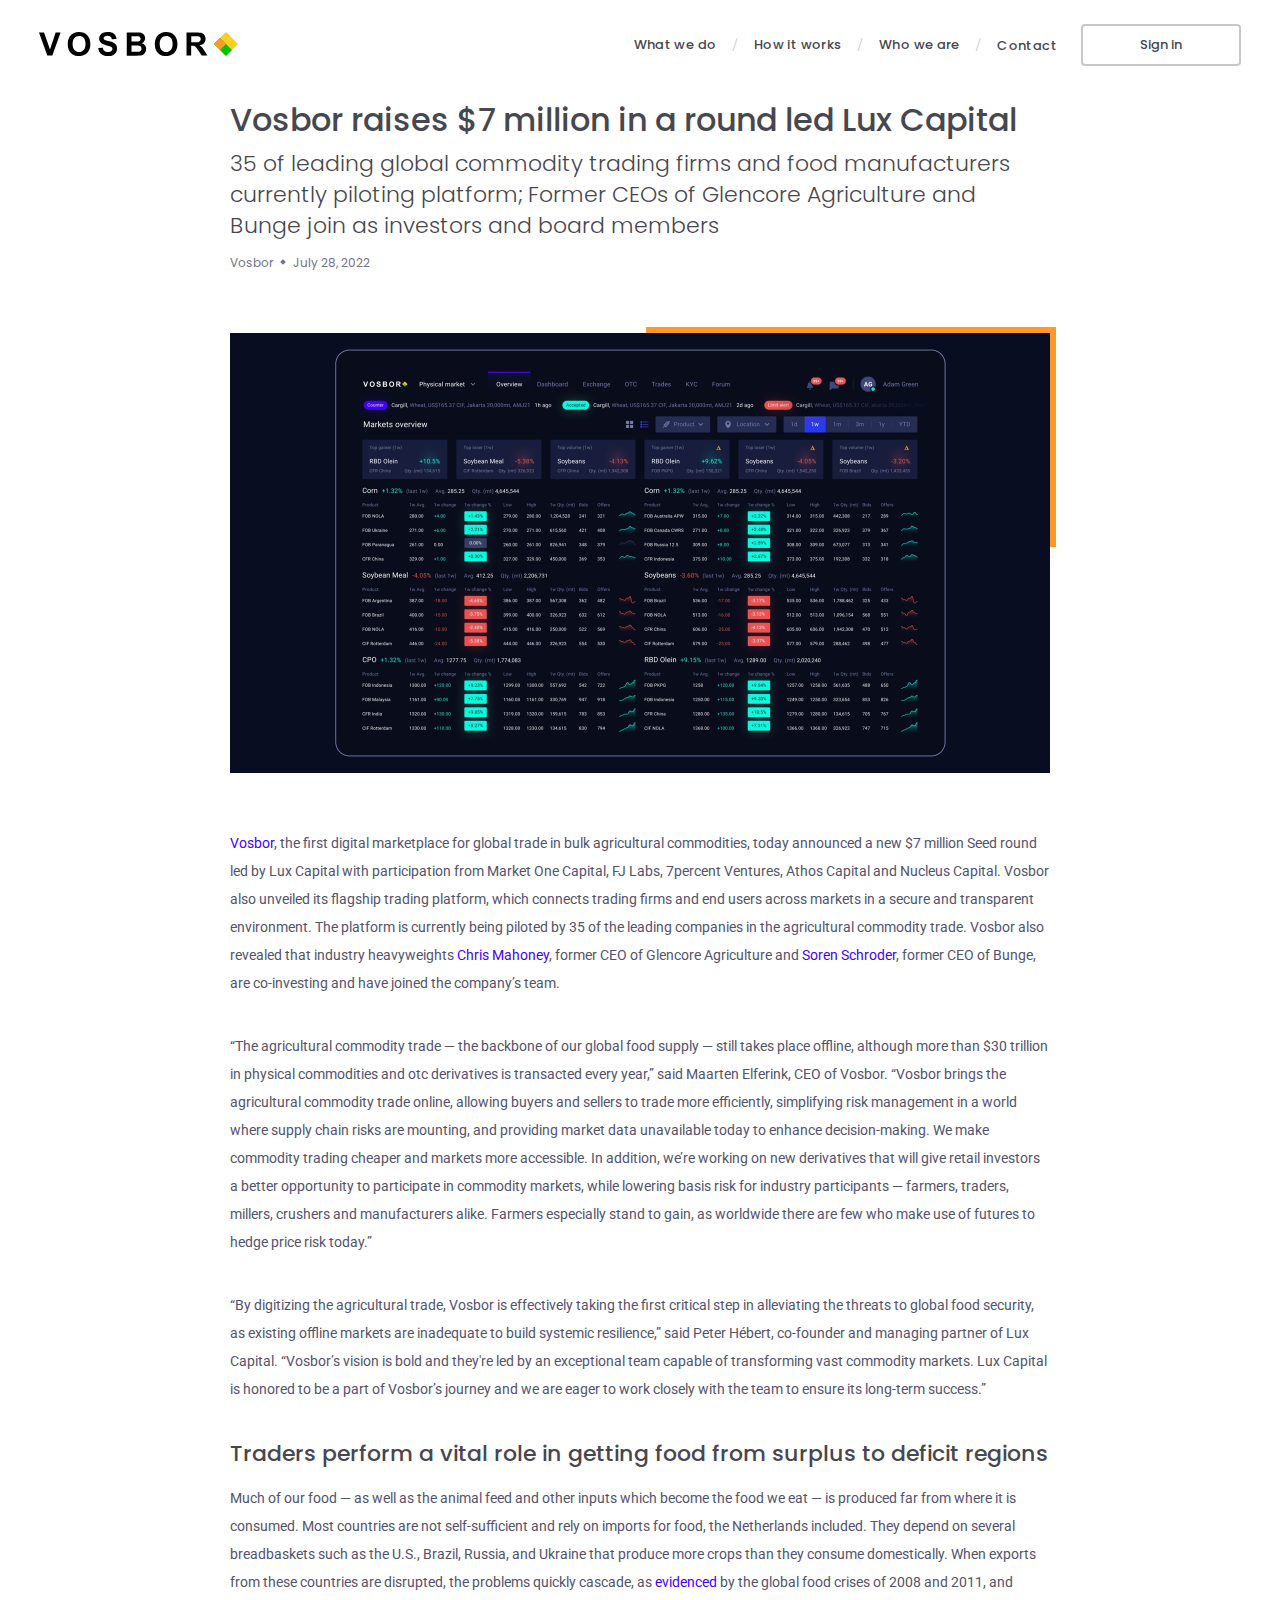
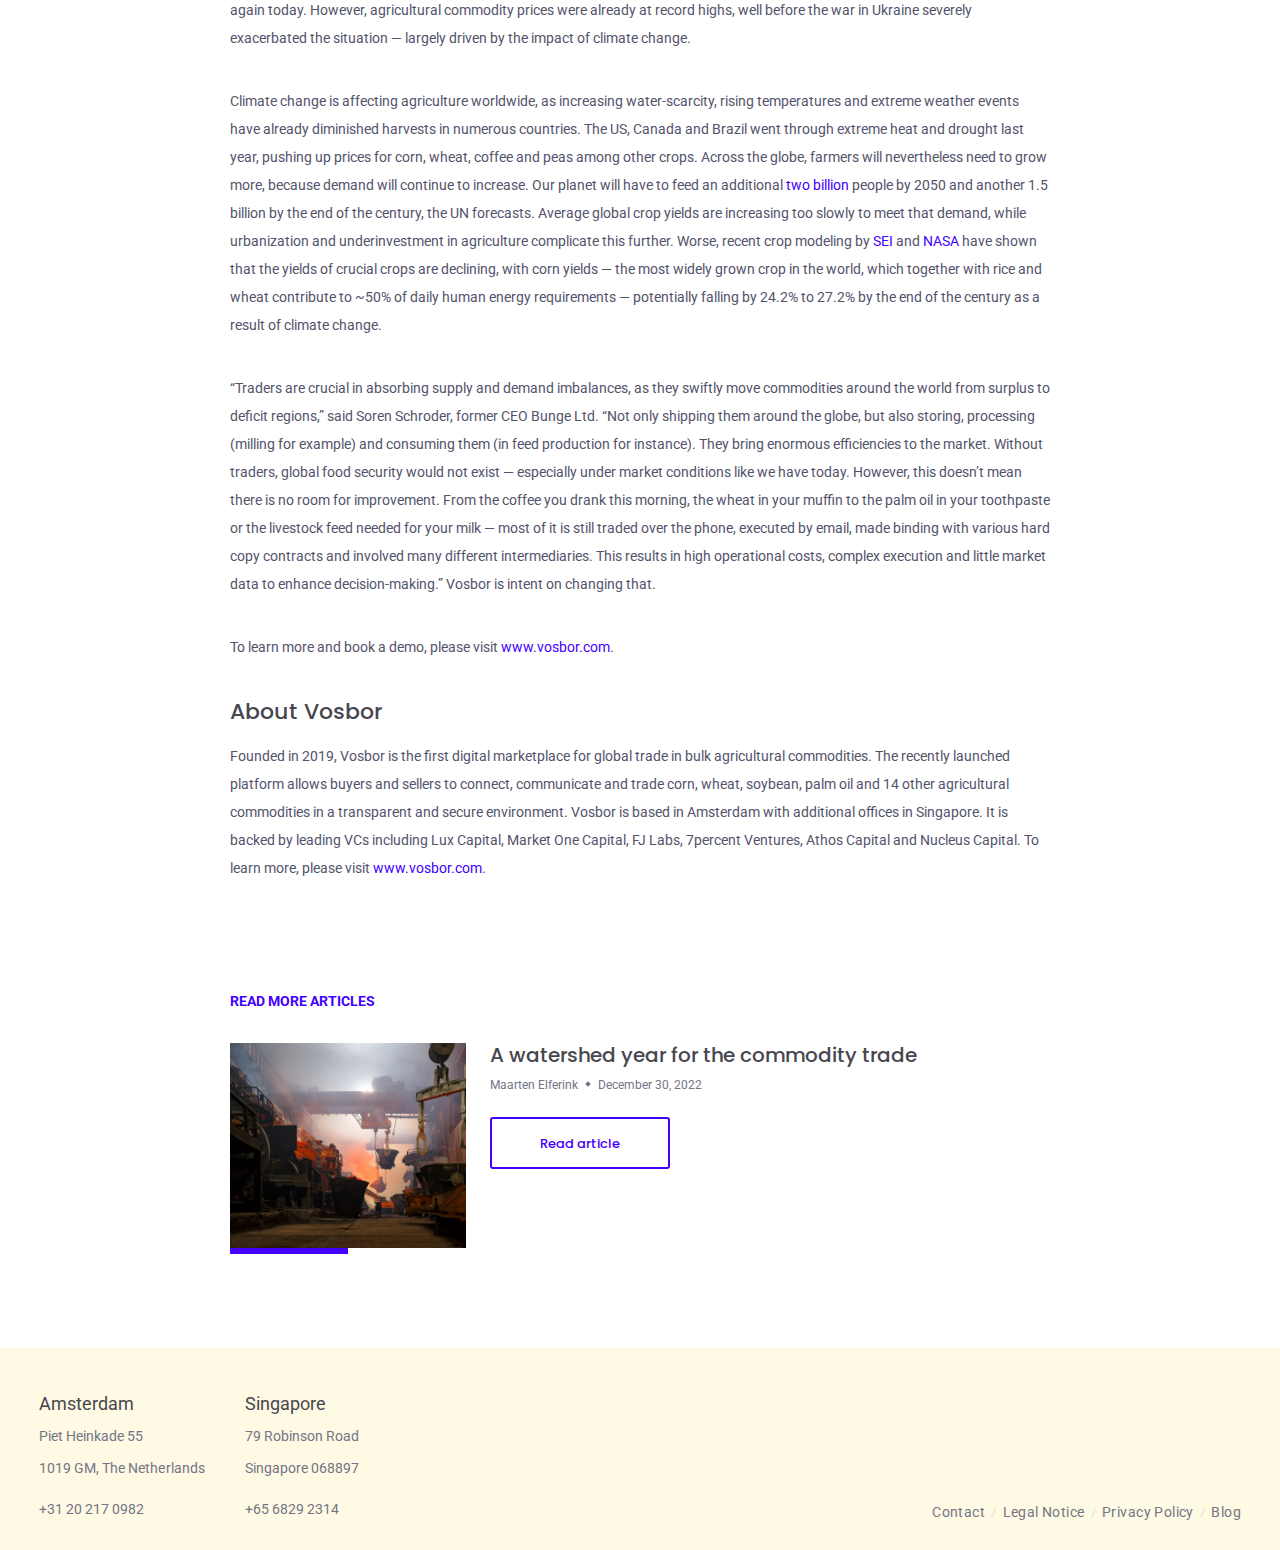
<file: blog/vosbor-raises-7-million/index.html>
<!DOCTYPE html><html><head><meta charSet="utf-8"/><meta http-equiv="x-ua-compatible" content="ie=edge"/><meta name="viewport" content="width=device-width, initial-scale=1, shrink-to-fit=no"/><meta name="version" content="3.0"/><style data-href="/styles.b8f1279a79e8b31ac22c.css" data-identity="gatsby-global-css">a,abbr,acronym,address,applet,article,aside,audio,b,big,blockquote,body,canvas,caption,center,cite,code,dd,del,details,dfn,div,dl,dt,em,embed,fieldset,figcaption,figure,footer,form,h1,h2,h3,h4,h5,h6,header,hgroup,html,i,iframe,img,ins,kbd,label,legend,li,mark,menu,nav,object,ol,output,p,pre,q,ruby,s,samp,section,small,span,strike,strong,sub,summary,sup,table,tbody,td,tfoot,th,thead,time,tr,tt,u,ul,var,video{-webkit-margin-before:0;-webkit-margin-after:0;border:0;font-size:100%;font:inherit;margin:0;margin-block-end:0;margin-block-start:0;padding:0;vertical-align:baseline}article,aside,details,figcaption,figure,footer,header,hgroup,menu,nav,section{display:block}body{line-height:1}ol,ul{list-style:none}blockquote,q{quotes:none}blockquote:after,blockquote:before,q:after,q:before{content:"";content:none}table{border-collapse:collapse;border-spacing:0}*{-webkit-font-smoothing:antialiased;-moz-osx-font-smoothing:grayscale}body,html{-webkit-tap-highlight-color:rgba(0,0,0,0);border:0;font-family:Roboto;margin:0;padding:0;scroll-behavior:smooth;-webkit-user-select:none;-ms-user-select:none;user-select:none}@media(max-width:975px){.mobile-hidden{display:none!important}}@media(min-width:768px){.mobile-visible{display:none!important}}@media(max-width:1365px){.tablet-hidden{display:none!important}}@media(min-width:1366px){.tablet-visible{display:none!important}}.even-section{background:#fefae3}a{color:#747487}@-webkit-keyframes rotating{0%{-webkit-transform:rotate(0deg);transform:rotate(0deg)}to{-webkit-transform:rotate(1turn);transform:rotate(1turn)}}@keyframes rotating{0%{-webkit-transform:rotate(0deg);transform:rotate(0deg)}to{-webkit-transform:rotate(1turn);transform:rotate(1turn)}}</style><style>.gatsby-image-wrapper{position:relative;overflow:hidden}.gatsby-image-wrapper picture.object-fit-polyfill{position:static!important}.gatsby-image-wrapper img{bottom:0;height:100%;left:0;margin:0;max-width:none;padding:0;position:absolute;right:0;top:0;width:100%;object-fit:cover}.gatsby-image-wrapper [data-main-image]{opacity:0;transform:translateZ(0);transition:opacity .25s linear;will-change:opacity}.gatsby-image-wrapper-constrained{display:inline-block;vertical-align:top}</style><noscript><style>.gatsby-image-wrapper noscript [data-main-image]{opacity:1!important}.gatsby-image-wrapper [data-placeholder-image]{opacity:0!important}</style></noscript><script type="module">const e="undefined"!=typeof HTMLImageElement&&"loading"in HTMLImageElement.prototype;e&&document.body.addEventListener("load",(function(e){const t=e.target;if(void 0===t.dataset.mainImage)return;if(void 0===t.dataset.gatsbyImageSsr)return;let a=null,n=t;for(;null===a&&n;)void 0!==n.parentNode.dataset.gatsbyImageWrapper&&(a=n.parentNode),n=n.parentNode;const o=a.querySelector("[data-placeholder-image]"),r=new Image;r.src=t.currentSrc,r.decode().catch((()=>{})).then((()=>{t.style.opacity=1,o&&(o.style.opacity=0,o.style.transition="opacity 500ms linear")}))}),!0);</script><style data-styled="" data-styled-version="5.3.3">.cQdKkc{padding:30px 35px 25px;display:-webkit-box;display:-webkit-flex;display:-ms-flexbox;display:flex;-webkit-align-items:center;-webkit-box-align:center;-ms-flex-align:center;align-items:center;-webkit-flex-direction:column;-ms-flex-direction:column;flex-direction:column;gap:42px;}/*!sc*/
@media (min-width:768px){.cQdKkc{padding:40px 39px 25px;-webkit-flex-direction:row;-ms-flex-direction:row;flex-direction:row;-webkit-align-items:flex-end;-webkit-box-align:flex-end;-ms-flex-align:flex-end;align-items:flex-end;-webkit-box-pack:justify;-webkit-justify-content:space-between;-ms-flex-pack:justify;justify-content:space-between;}}/*!sc*/
@media (min-width:1366px){.cQdKkc{padding:40px 80px 25px;}}/*!sc*/
@media (min-width:1919px){.cQdKkc{padding:50px 100px 25px;}}/*!sc*/
data-styled.g1[id="footer__FooterContainer-sc-164g705-0"]{content:"cQdKkc,"}/*!sc*/
.cqDwDZ{display:-webkit-box;display:-webkit-flex;display:-ms-flexbox;display:flex;-webkit-align-items:stretch;-webkit-box-align:stretch;-ms-flex-align:stretch;align-items:stretch;gap:40px;}/*!sc*/
data-styled.g3[id="footer__AddressList-sc-164g705-2"]{content:"cqDwDZ,"}/*!sc*/
.gUKGQN{display:-webkit-box;display:-webkit-flex;display:-ms-flexbox;display:flex;-webkit-flex-direction:column;-ms-flex-direction:column;flex-direction:column;}/*!sc*/
data-styled.g4[id="footer__Address-sc-164g705-3"]{content:"gUKGQN,"}/*!sc*/
.dlRnzW{font-family:Roboto;font-style:normal;font-weight:normal;line-height:32px;-webkit-letter-spacing:0.002em;-moz-letter-spacing:0.002em;-ms-letter-spacing:0.002em;letter-spacing:0.002em;color:#47474f;font-size:16px;}/*!sc*/
@media (min-width:768px){.dlRnzW{font-size:18px;}}/*!sc*/
@media (min-width:1919px){.dlRnzW{font-size:24px;}}/*!sc*/
data-styled.g5[id="footer__AddressTitle-sc-164g705-4"]{content:"dlRnzW,"}/*!sc*/
.kPbGZs{font-family:"Roboto";font-style:normal;font-weight:normal;line-height:32px;-webkit-letter-spacing:0.002em;-moz-letter-spacing:0.002em;-ms-letter-spacing:0.002em;letter-spacing:0.002em;color:#747487;font-size:14px;}/*!sc*/
@media (min-width:1366px){.kPbGZs{font-size:16px;}}/*!sc*/
data-styled.g6[id="footer__AddressLine-sc-164g705-5"]{content:"kPbGZs,"}/*!sc*/
.bLxmnu{font-family:Roboto;font-style:normal;font-weight:normal;line-height:32px;-webkit-letter-spacing:0.002em;-moz-letter-spacing:0.002em;-ms-letter-spacing:0.002em;letter-spacing:0.002em;margin-top:9px;-webkit-text-decoration:none;text-decoration:none;color:#747487;font-size:14px;}/*!sc*/
@media (min-width:1366px){.bLxmnu{font-size:16px;}}/*!sc*/
data-styled.g7[id="footer__Phone-sc-164g705-6"]{content:"bLxmnu,"}/*!sc*/
.hSmfCQ{font-family:Roboto;font-style:normal;font-weight:400;font-size:12px;line-height:20px;-webkit-letter-spacing:0.03em;-moz-letter-spacing:0.03em;-ms-letter-spacing:0.03em;letter-spacing:0.03em;color:#747487;-webkit-text-decoration:none;text-decoration:none;}/*!sc*/
.hSmfCQ:not(:last-child)::after{content:"/";color:#c8c8ca;display:inline-block;vertical-align:middle;opacity:0.5;padding:0 6px;font-size:12px;line-height:20px;}/*!sc*/
@media (min-width:1366px){.hSmfCQ:not(:last-child)::after{padding:0 8px;}}/*!sc*/
@media (min-width:1366px){.hSmfCQ:not(:last-child)::after{padding:0 18px;font-size:14px;line-height:26px;}}/*!sc*/
@media (min-width:1919px){.hSmfCQ:not(:last-child)::after{font-size:16px;line-height:28px;}}/*!sc*/
@media (min-width:768px){.hSmfCQ{font-size:14px;line-height:26px;}}/*!sc*/
@media (min-width:1919px){.hSmfCQ{font-size:16px;line-height:28px;}}/*!sc*/
data-styled.g8[id="footer__FooterLink-sc-164g705-7"]{content:"hSmfCQ,"}/*!sc*/
.dqsXkn{width:160px;box-sizing:border-box;-webkit-text-decoration:none;text-decoration:none;display:inline-block;text-align:center;white-space:nowrap;padding:0;border-width:2px;border-style:solid;border-radius:4px;font-family:"Poppins";font-weight:500;font-size:13px;height:42px;line-height:38px;}/*!sc*/
@media (min-width:1366px){.dqsXkn{font-size:15px;height:44px;line-height:40px;}}/*!sc*/
@media (min-width:1919px){.dqsXkn{font-size:18px;height:48px;line-height:44px;}}/*!sc*/
data-styled.g18[id="ButtonLink__BaseButtonLink-sc-1ebrgby-0"]{content:"dqsXkn,"}/*!sc*/
.loKKUv{z-index:1;padding:24px;display:-webkit-box;display:-webkit-flex;display:-ms-flexbox;display:flex;-webkit-box-pack:justify;-webkit-justify-content:space-between;-ms-flex-pack:justify;justify-content:space-between;-webkit-align-items:center;-webkit-box-align:center;-ms-flex-align:center;align-items:center;position:absolute;top:0;right:0;left:0;}/*!sc*/
.loKKUv .links{display:-webkit-box;display:-webkit-flex;display:-ms-flexbox;display:flex;-webkit-align-items:center;-webkit-box-align:center;-ms-flex-align:center;align-items:center;-webkit-flex-wrap:wrap;-ms-flex-wrap:wrap;flex-wrap:wrap;-webkit-box-pack:end;-webkit-justify-content:flex-end;-ms-flex-pack:end;justify-content:flex-end;}/*!sc*/
@media (min-width:768px){.loKKUv{padding:24px 39px;}}/*!sc*/
@media (min-width:1366px){.loKKUv{padding:24px 40px;}}/*!sc*/
@media (min-width:1919px){.loKKUv{padding:24px 68px;}}/*!sc*/
data-styled.g20[id="header__Header-sc-vh8ctx-0"]{content:"loKKUv,"}/*!sc*/
.gqFqOG{font-family:"Poppins";font-style:normal;font-weight:500;font-size:14px;line-height:21px;-webkit-letter-spacing:0.03em;-moz-letter-spacing:0.03em;-ms-letter-spacing:0.03em;letter-spacing:0.03em;color:#47474F;-webkit-text-decoration:none;text-decoration:none;-webkit-transition-property:color;transition-property:color;-webkit-transition-duration:0.3s;transition-duration:0.3s;}/*!sc*/
.gqFqOG:hover{color:rgb(71 71 79 / 75%);}/*!sc*/
.gqFqOG.separator::after{content:"/";color:#C8C8CA;opacity:1;display:inline-block;vertical-align:middle;font-family:"Montserrat";line-height:22px;padding:0 16px;font-size:18px;}/*!sc*/
@media (min-width:1366px){.gqFqOG.separator::after{font-size:24px;padding:0 24px;}}/*!sc*/
.gqFqOG.separator::after:hover{opacity:1;}/*!sc*/
@media (min-width:768px){.gqFqOG{font-size:13px;}}/*!sc*/
@media (min-width:1366px){.gqFqOG{font-size:15px;}}/*!sc*/
@media (min-width:1919px){.gqFqOG{font-size:18px;}}/*!sc*/
data-styled.g21[id="header__HeaderLink-sc-vh8ctx-1"]{content:"gqFqOG,"}/*!sc*/
.ktgKrw{border-color:rgba(255,255,255,0.33);margin-left:24px;color:#47474F;border-color:rgba(71,71,79,0.3);}/*!sc*/
@media (min-width:1366px){.ktgKrw{margin-left:50px;}}/*!sc*/
.ktgKrw:hover,.ktgKrw:active{background:linear-gradient(270deg,#373cd9 2.12%,#243afa 97.88%);border-color:transparent;color:#ffffff;}/*!sc*/
data-styled.g22[id="header__ButtonLink-sc-vh8ctx-2"]{content:"ktgKrw,"}/*!sc*/
.lbyNB{display:inline-block;margin:3px 8px;background-color:#747487;width:4px;height:4px;-webkit-transform:rotate(45deg);-ms-transform:rotate(45deg);transform:rotate(45deg);}/*!sc*/
data-styled.g27[id="PostLink__Separator-sc-dqz14k-4"]{content:"lbyNB,"}/*!sc*/
.bbJfIG{font-family:"Poppins";font-size:13px;font-weight:500;line-height:21px;color:#4200ff;border-radius:3px;border:2px solid #4200ff;width:180px;height:52px;box-sizing:border-box;display:-webkit-inline-box;display:-webkit-inline-flex;display:-ms-inline-flexbox;display:inline-flex;-webkit-align-items:center;-webkit-box-align:center;-ms-flex-align:center;align-items:center;-webkit-box-pack:center;-webkit-justify-content:center;-ms-flex-pack:center;justify-content:center;-webkit-text-decoration:none;text-decoration:none;}/*!sc*/
.bbJfIG:hover{background-color:#4200ff;color:#fff;cursor:pointer;}/*!sc*/
@media (min-width:1366px){.bbJfIG{font-size:15px;line-height:23px;}}/*!sc*/
@media (min-width:1919px){.bbJfIG{font-size:18px;line-height:27px;}}/*!sc*/
data-styled.g28[id="PostLink__ReadMoreButton-sc-dqz14k-5"]{content:"bbJfIG,"}/*!sc*/
.jJsDLF{-webkit-text-decoration:none;text-decoration:none;}/*!sc*/
data-styled.g29[id="PostLink__LinkUnstyled-sc-dqz14k-6"]{content:"jJsDLF,"}/*!sc*/
.bJpWjC{margin-bottom:30px;display:-webkit-box;display:-webkit-flex;display:-ms-flexbox;display:flex;-webkit-flex-direction:column;-ms-flex-direction:column;flex-direction:column;-webkit-text-decoration:none;text-decoration:none;}/*!sc*/
@media (min-width:768px){.bJpWjC{-webkit-flex-direction:row;-ms-flex-direction:row;flex-direction:row;gap:24px;}}/*!sc*/
data-styled.g30[id="PostSummary__PostContainer-sc-ms37ki-0"]{content:"bJpWjC,"}/*!sc*/
.iwnHcb{-webkit-flex:1 0 auto;-ms-flex:1 0 auto;flex:1 0 auto;display:-webkit-box;display:-webkit-flex;display:-ms-flexbox;display:flex;-webkit-box-pack:center;-webkit-justify-content:center;-ms-flex-pack:center;justify-content:center;}/*!sc*/
@media (min-width:768px){.iwnHcb{max-width:260px;max-height:260px;}}/*!sc*/
.iwnHcb > *{-webkit-flex:1 0 auto;-ms-flex:1 0 auto;flex:1 0 auto;}/*!sc*/
data-styled.g31[id="PostSummary__ImgWrapper-sc-ms37ki-1"]{content:"iwnHcb,"}/*!sc*/
.gNjNbt{-webkit-flex:0 1 calc(100% - 260px);-ms-flex:0 1 calc(100% - 260px);flex:0 1 calc(100% - 260px);}/*!sc*/
data-styled.g32[id="PostSummary__BlockWrapper-sc-ms37ki-2"]{content:"gNjNbt,"}/*!sc*/
.bplxVs{max-width:260px;overflow:visible !important;}/*!sc*/
.post-container .PostSummary__ImgStyled-sc-ms37ki-3::before{width:50%;content:"";position:absolute;background-color:var(--bgcolor,#4200ff);left:0;bottom:-6px;height:6px;}/*!sc*/
@media (min-width:1366px){.post-container .PostSummary__ImgStyled-sc-ms37ki-3::before{bottom:-8px;height:8px;}}/*!sc*/
@media (min-width:1919px){.post-container .PostSummary__ImgStyled-sc-ms37ki-3::before{bottom:-10px;height:10px;}}/*!sc*/
data-styled.g33[id="PostSummary__ImgStyled-sc-ms37ki-3"]{content:"bplxVs,"}/*!sc*/
.iwPyAt{font-family:"Poppins";font-size:20px;line-height:24px;font-weight:500;margin-top:26px;margin-bottom:4px;color:#47474f;text-overflow:ellipsis;overflow:hidden;display:-webkit-box !important;-webkit-line-clamp:2;-webkit-box-orient:vertical;}/*!sc*/
@media (min-width:768px){.iwPyAt{margin-top:0;}}/*!sc*/
@media (min-width:1366px){.iwPyAt{margin-bottom:8px;font-size:26px;line-height:33.8px;}}/*!sc*/
@media (min-width:1919px){.iwPyAt{font-size:38px;line-height:49.21px;}}/*!sc*/
data-styled.g34[id="PostSummary__PostTitle-sc-ms37ki-4"]{content:"iwPyAt,"}/*!sc*/
.hyOZhu{font-family:"Roboto";font-size:12px;font-weight:400;line-height:28px;margin-bottom:18px;color:#747487;}/*!sc*/
@media (min-width:1919px){.hyOZhu{margin-bottom:22px;}}/*!sc*/
data-styled.g35[id="PostSummary__PostContent-sc-ms37ki-5"]{content:"hyOZhu,"}/*!sc*/
.kteKnS{display:inline-block;margin:3px 8px;background-color:#747487;width:4px;height:4px;-webkit-transform:rotate(45deg);-ms-transform:rotate(45deg);transform:rotate(45deg);}/*!sc*/
data-styled.g36[id="PostSummary__Separator-sc-ms37ki-6"]{content:"kteKnS,"}/*!sc*/
.jCXYDV{margin-top:100px;margin-left:auto;margin-right:auto;padding-left:24px;padding-right:24px;max-width:820px;}/*!sc*/
@media (min-width:1366px){.jCXYDV{margin-top:150px;}}/*!sc*/
data-styled.g37[id="MarkdownRemarkfrontmatter__slug__BlogPostContainer-sc-1ess3mo-0"]{content:"jCXYDV,"}/*!sc*/
.ixYUWX{margin-bottom:48px;}/*!sc*/
@media (min-width:768px){.ixYUWX{margin-bottom:56px;}}/*!sc*/
data-styled.g38[id="MarkdownRemarkfrontmatter__slug__PostHeader-sc-1ess3mo-1"]{content:"ixYUWX,"}/*!sc*/
.jPJKrY{font-family:"Poppins";font-size:32px;font-weight:500;line-height:40px;color:#47474f;margin-bottom:8px;}/*!sc*/
@media (min-width:1366px){.jPJKrY{font-size:48px;line-height:59.52px;margin-bottom:16px;}}/*!sc*/
@media (min-width:1919px){.jPJKrY{font-size:56px;line-height:72.52px;}}/*!sc*/
data-styled.g39[id="MarkdownRemarkfrontmatter__slug__PostTitle-sc-1ess3mo-2"]{content:"jPJKrY,"}/*!sc*/
.kNHbiU{font-family:"Poppins";font-size:22px;font-weight:300;line-height:31px;color:#47474f;margin-bottom:8px;}/*!sc*/
@media (min-width:1366px){.kNHbiU{font-size:30px line-height:40px;margin-bottom:16px;}}/*!sc*/
@media (min-width:1919px){.kNHbiU{font-size:38px;line-height:49px;}}/*!sc*/
data-styled.g40[id="MarkdownRemarkfrontmatter__slug__PostSubtitle-sc-1ess3mo-3"]{content:"kNHbiU,"}/*!sc*/
.jbVipB{font-family:"Poppins";font-size:12px;font-weight:400;line-height:28px;color:#747487;}/*!sc*/
@media (min-width:1366px){.jbVipB{font-size:18px;line-height:36px;}}/*!sc*/
data-styled.g41[id="MarkdownRemarkfrontmatter__slug__PostInfo-sc-1ess3mo-4"]{content:"jbVipB,"}/*!sc*/
.kCSshE{overflow:visible !important;margin-bottom:48px;margin-left:-24px;margin-right:-24px;}/*!sc*/
@media (min-width:768px){.kCSshE{margin-left:0;margin-right:0;margin-bottom:56px;}}/*!sc*/
.kCSshE::before{width:50%;height:50%;content:"";position:absolute;background-color:var(--bgcolor,#4200ff);right:0px;top:-6px;}/*!sc*/
@media (min-width:768px){.kCSshE::before{right:-6px;top:-6px;}}/*!sc*/
@media (min-width:1366px){.kCSshE::before{right:-8px;top:-8px;}}/*!sc*/
@media (min-width:1919px){.kCSshE::before{right:-10px;top:-10px;}}/*!sc*/
data-styled.g42[id="MarkdownRemarkfrontmatter__slug__ImgStyled-sc-1ess3mo-5"]{content:"kCSshE,"}/*!sc*/
.cWybUT{font-family:"Roboto";font-size:14px;font-weight:400;line-height:28px;color:#53536b;margin-bottom:101px;}/*!sc*/
@media (min-width:1366px){.cWybUT{font-size:18px;line-height:36px;}}/*!sc*/
.cWybUT h1,.cWybUT h2,.cWybUT h3,.cWybUT h4,.cWybUT h5,.cWybUT h6{font-family:"Poppins";font-weight:500;text-align:left;padding-bottom:15px;font-size:22px;line-height:31px;color:#47474f;}/*!sc*/
@media (min-width:1366px){.cWybUT h1,.cWybUT h2,.cWybUT h3,.cWybUT h4,.cWybUT h5,.cWybUT h6{font-size:30px line-height:40px;}}/*!sc*/
@media (min-width:1919px){.cWybUT h1,.cWybUT h2,.cWybUT h3,.cWybUT h4,.cWybUT h5,.cWybUT h6{font-size:38px;line-height:49px;}}/*!sc*/
.cWybUT em{font-style:italic;}/*!sc*/
.cWybUT p{margin-bottom:35px;}/*!sc*/
.cWybUT blockquote p,.cWybUT q p{margin-bottom:0px;}/*!sc*/
.cWybUT a{-webkit-text-decoration:none;text-decoration:none;color:#4200ff;}/*!sc*/
.cWybUT a:hover{-webkit-text-decoration:underline;text-decoration:underline;}/*!sc*/
.cWybUT ol,.cWybUT ul{list-style-type:square;margin-bottom:35px;padding-left:30px;}/*!sc*/
.cWybUT strong{font-weight:700;}/*!sc*/
.cWybUT code{font-family:"IBM Plex Mono",monospace;font-style:normal;font-weight:500;}/*!sc*/
.cWybUT blockquote,.cWybUT q{background-color:#f3f3f3;margin-bottom:35px;border-radius:8px;padding:15px;}/*!sc*/
@media (min-width:768px){.cWybUT blockquote,.cWybUT q{padding:20px;}}/*!sc*/
@media (min-width:1366px){.cWybUT blockquote,.cWybUT q{padding:28px;}}/*!sc*/
@media (min-width:1919px){.cWybUT blockquote,.cWybUT q{padding:35px;}}/*!sc*/
.cWybUT blockquote p:not(:only-child):not(:last-child),.cWybUT q p:not(:only-child):not(:last-child){margin-bottom:35px;}/*!sc*/
data-styled.g43[id="MarkdownRemarkfrontmatter__slug__PostContent-sc-1ess3mo-6"]{content:"cWybUT,"}/*!sc*/
.FMABn{margin-left:auto;margin-right:auto;margin-bottom:100px;padding-left:24px;padding-right:24px;max-width:820px;margin-top:100px;}/*!sc*/
@media (min-width:1366px){.FMABn{margin-top:150px;}}/*!sc*/
data-styled.g44[id="MarkdownRemarkfrontmatter__slug__ReadMoreContainer-sc-1ess3mo-7"]{content:"FMABn,"}/*!sc*/
.hkjppW{font-family:"Roboto";font-size:14px;font-weight:700;line-height:36px;color:#4200ff;margin-bottom:24px;text-transform:uppercase;}/*!sc*/
data-styled.g45[id="MarkdownRemarkfrontmatter__slug__MoreArticlesTitle-sc-1ess3mo-8"]{content:"hkjppW,"}/*!sc*/
</style><link rel="sitemap" type="application/xml" href="/sitemap/sitemap-index.xml"/><title data-react-helmet="true">Vosbor raises $7 million in a round led Lux Capital</title><link data-react-helmet="true" rel="canonical" href="https://www.vosbor.com/"/><meta data-react-helmet="true" charSet="utf-8"/><meta data-react-helmet="true" name="description" content=" Vosbor is a grain and oilseed trading platform. Discover how we foster transparency in global agricultural commodity markets. "/><meta data-react-helmet="true" name="keywords" content="commodity trading, commodity, blockchain, market, grain, oilseed, agriculture, agricultural commodities"/><meta data-react-helmet="true" property="og:title" content="Vosbor - The agricultural commodity trading platform"/><meta data-react-helmet="true" property="og:description" content="Vosbor is a grain and oilseed trading platform. Discover how we foster transparency in global agricultural commodity markets."/><meta data-react-helmet="true" property="og:type" content="website"/><meta data-react-helmet="true" property="og:url" content="https://www.vosbor.com/"/><meta data-react-helmet="true" name="robots" content="index, follow"/><link href="https://fonts.googleapis.com/css?family=Poppins:100,200,300,400,500,600|Roboto:100,200,300,400,500,600|IBM+Plex+Mono:100,200,300,400,500,600&amp;display=swap" rel="stylesheet"/><link rel="icon" href="/favicon-32x32.png?v=21c7173ac2f4953a804b70d35e9499ad" type="image/png"/><link rel="manifest" href="/manifest.webmanifest" crossorigin="anonymous"/><link rel="apple-touch-icon" sizes="48x48" href="/icons/icon-48x48.png?v=21c7173ac2f4953a804b70d35e9499ad"/><link rel="apple-touch-icon" sizes="72x72" href="/icons/icon-72x72.png?v=21c7173ac2f4953a804b70d35e9499ad"/><link rel="apple-touch-icon" sizes="96x96" href="/icons/icon-96x96.png?v=21c7173ac2f4953a804b70d35e9499ad"/><link rel="apple-touch-icon" sizes="144x144" href="/icons/icon-144x144.png?v=21c7173ac2f4953a804b70d35e9499ad"/><link rel="apple-touch-icon" sizes="192x192" href="/icons/icon-192x192.png?v=21c7173ac2f4953a804b70d35e9499ad"/><link rel="apple-touch-icon" sizes="256x256" href="/icons/icon-256x256.png?v=21c7173ac2f4953a804b70d35e9499ad"/><link rel="apple-touch-icon" sizes="384x384" href="/icons/icon-384x384.png?v=21c7173ac2f4953a804b70d35e9499ad"/><link rel="apple-touch-icon" sizes="512x512" href="/icons/icon-512x512.png?v=21c7173ac2f4953a804b70d35e9499ad"/><link rel="alternate" type="application/rss+xml" title="Vosbor Blog" href="/rss.xml"/><link as="script" rel="preload" href="/webpack-runtime-964f0cee5fc7c7d425bd.js"/><link as="script" rel="preload" href="/framework-fdf14ba1cbaa93307e24.js"/><link as="script" rel="preload" href="/app-b5ce6df7835c760cb2a8.js"/><link as="script" rel="preload" href="/commons-c2d75699a0ea07b551c5.js"/><link as="script" rel="preload" href="/8a004f2ad7bc784f49b745699d256ff63599d9a4-3d3cad0e3cf9f8e1bd83.js"/><link as="script" rel="preload" href="/c7d71caa48d6e5d7a5796dfa1261b9f09181c117-72736440967e6c4e3e44.js"/><link as="script" rel="preload" href="/component---src-pages-markdown-remark-frontmatter-slug-js-43f01158018414b31fd7.js"/><link as="fetch" rel="preload" href="/page-data/blog/vosbor-raises-7-million/page-data.json" crossorigin="anonymous"/><link as="fetch" rel="preload" href="/page-data/app-data.json" crossorigin="anonymous"/></head><body><noscript><iframe src="https://www.googletagmanager.com/ns.html?id=GTM-PGRDJVG" height="0" width="0" style="display:none;visibility:hidden"></iframe></noscript><div id="___gatsby"><div style="outline:none" tabindex="-1" id="gatsby-focus-wrapper"><header class="header__Header-sc-vh8ctx-0 loKKUv"><a href="/"><svg width="200" height="24" viewBox="0 0 200 24" fill="none"><g clip-path="url(#clip0_995_800)"><path d="M16.648 0.403381L10.9978 17.5462L5.04486 0.403381H0L8.27357 23.5967H13.3184L21.592 0.403381H16.648Z" fill="black"></path><path d="M28.7556 12.2017C28.7556 9.88235 29.1592 7.86555 29.8655 6.2521C30.37 5.04202 31.0763 3.93277 31.9843 3.02521C32.8924 2.11765 33.9014 1.41176 35.0112 0.907563C36.4238 0.302521 38.1391 0 40.0561 0C43.4866 0 46.2108 1.10924 48.2288 3.22689C50.2467 5.34454 51.3566 8.26891 51.3566 12.1008C51.3566 15.8319 50.3476 18.7563 48.3297 20.874C46.3117 22.9916 43.5875 24.1008 40.157 24.1008C36.7265 24.1008 34.0023 23.0924 31.8834 20.9748C29.7646 18.7563 28.7556 15.8319 28.7556 12.2017ZM33.5987 12C33.5987 14.6219 34.2041 16.6387 35.4148 17.9496C36.6256 19.2605 38.1391 19.9664 40.0561 19.9664C41.9732 19.9664 43.4866 19.2605 44.6974 17.9496C45.9081 16.6387 46.5135 14.6219 46.5135 11.8992C46.5135 9.27731 45.9081 7.26051 44.7983 5.94958C43.4866 4.63866 41.9732 4.03361 40.0561 4.03361C38.1391 4.03361 36.5247 4.7395 35.4148 6.05042C34.2041 7.36135 33.5987 9.27731 33.5987 12Z" fill="black"></path><path d="M59.2268 16.0336L63.7672 15.6303C64.0699 17.1429 64.5744 18.2521 65.4824 18.958C66.2896 19.6639 67.5004 20.0672 68.9129 20.0672C70.4264 20.0672 71.5363 19.7647 72.3434 19.0588C73.1506 18.4538 73.4533 17.6471 73.4533 16.8403C73.4533 16.3361 73.2515 15.8319 72.9488 15.4286C72.6461 15.0252 72.0408 14.7227 71.2336 14.4202C70.7291 14.2185 69.4174 13.916 67.5004 13.4118C64.9779 12.8067 63.2627 12 62.2537 11.0924C60.8412 9.78151 60.1349 8.26891 60.1349 6.45378C60.1349 5.2437 60.4376 4.13445 61.1439 3.12605C61.8501 2.11765 62.7582 1.31092 64.0699 0.806723C65.2806 0.302521 66.7941 0 68.6102 0C71.5363 0 73.756 0.605042 75.1686 1.91597C76.682 3.22689 77.3883 4.94118 77.4892 7.05882L72.8479 7.2605C72.6461 6.05042 72.2425 5.2437 71.5363 4.63866C70.83 4.13445 69.9219 3.83193 68.6102 3.83193C67.2986 3.83193 66.1887 4.13445 65.3815 4.63866C64.8771 5.04202 64.5744 5.54622 64.5744 6.15126C64.5744 6.65546 64.7762 7.15966 65.2806 7.56303C65.886 8.06723 67.2986 8.57143 69.6192 9.07563C71.9399 9.57983 73.5542 10.1849 74.6641 10.7899C75.774 11.395 76.5811 12.2017 77.1865 13.1092C77.7919 14.1176 78.0946 15.3277 78.0946 16.8403C78.0946 18.1513 77.691 19.4622 76.9847 20.5714C76.2784 21.7815 75.1686 22.5882 73.8569 23.1933C72.5452 23.7983 70.83 24 68.812 24C65.886 24 63.6663 23.2941 62.0519 21.9832C60.5385 20.6723 59.5295 18.6555 59.2268 16.0336Z" fill="black"></path><path d="M87.7805 0.403381H97.0631C98.8792 0.403381 100.292 0.504222 101.2 0.605062C102.108 0.806743 102.915 1.10926 103.621 1.61347C104.328 2.11767 104.933 2.72271 105.438 3.52943C105.942 4.33615 106.144 5.24372 106.144 6.25212C106.144 7.36136 105.841 8.36977 105.236 9.27733C104.63 10.1849 103.823 10.8908 102.814 11.2941C104.227 11.6975 105.337 12.4034 106.043 13.4118C106.85 14.4202 107.153 15.5294 107.153 16.9412C107.153 17.9496 106.951 19.0588 106.447 20.0672C105.942 21.0756 105.236 21.8824 104.429 22.4874C103.621 23.0925 102.512 23.4958 101.301 23.5967C100.494 23.6975 98.6774 23.6975 95.6505 23.7983H87.7805V0.403381ZM92.5227 4.23531V9.57985H95.5496C97.3658 9.57985 98.4756 9.57985 98.9801 9.47901C99.7873 9.37817 100.393 9.07565 100.897 8.67229C101.402 8.16809 101.603 7.56305 101.603 6.85716C101.603 6.15128 101.402 5.54624 100.998 5.14288C100.594 4.73952 99.9891 4.43699 99.1819 4.33615C98.6774 4.23531 97.3658 4.23531 95.146 4.23531H92.5227ZM92.5227 13.5126V19.7647H96.8613C98.5765 19.7647 99.5855 19.7647 100.09 19.6639C100.796 19.563 101.402 19.2605 101.805 18.7563C102.209 18.2521 102.512 17.6471 102.512 16.7395C102.512 16.0336 102.31 15.4286 102.007 14.9244C101.704 14.4202 101.2 14.1177 100.494 13.8151C99.8882 13.6135 98.4756 13.5126 96.3568 13.5126H92.5227Z" fill="black"></path><path d="M115.83 12.2017C115.83 9.88235 116.234 7.86555 116.94 6.2521C117.444 5.04202 118.151 4.03361 119.059 3.02521C119.967 2.11765 120.976 1.41176 122.086 0.907563C123.498 0.302521 125.214 0 127.131 0C130.561 0 133.285 1.10924 135.303 3.22689C137.321 5.34454 138.431 8.26891 138.431 12.1008C138.431 15.8319 137.422 18.7563 135.404 20.874C133.386 22.9916 130.662 24.1008 127.231 24.1008C123.801 24.1008 121.077 23.0924 118.958 20.9748C116.839 18.7563 115.83 15.8319 115.83 12.2017ZM120.673 12C120.673 14.6219 121.279 16.6387 122.489 17.9496C123.7 19.2605 125.214 19.9664 127.131 19.9664C129.048 19.9664 130.561 19.2605 131.772 17.9496C132.983 16.6387 133.588 14.6219 133.588 11.8992C133.588 9.27731 132.983 7.26051 131.873 5.94958C130.561 4.63866 129.048 4.03361 127.131 4.03361C125.214 4.03361 123.599 4.7395 122.489 6.05042C121.279 7.36135 120.673 9.27731 120.673 12Z" fill="black"></path><path d="M147.512 23.5967V0.403381H157.4C159.922 0.403381 161.637 0.605062 162.848 1.00842C163.958 1.41178 164.866 2.21851 165.572 3.22691C166.279 4.33615 166.581 5.54624 166.581 6.85716C166.581 8.57145 166.077 10.0841 165.068 11.1933C164.059 12.3025 162.545 13.0084 160.427 13.3109C161.436 13.916 162.243 14.521 162.949 15.2269C163.655 15.9328 164.462 17.1429 165.572 18.958L168.397 23.4958H162.747L159.317 18.4538C158.106 16.6387 157.299 15.5294 156.794 15.0252C156.391 14.521 155.886 14.2185 155.382 14.0168C154.877 13.8151 154.07 13.7143 153.061 13.7143H152.153V23.395H147.512V23.5967ZM152.254 10.1849H155.684C157.904 10.1849 159.317 10.0841 159.922 9.88237C160.527 9.68069 160.931 9.37817 161.234 8.87397C161.536 8.36977 161.738 7.86557 161.738 7.15968C161.738 6.35296 161.536 5.74792 161.133 5.24372C160.729 4.73952 160.124 4.437 159.317 4.33615C158.913 4.23531 157.803 4.23531 155.886 4.23531H152.254V10.1849Z" fill="black"></path><path d="M187 0L199 12L187 24L175 12L187 0Z" fill="#FDCC27"></path><path d="M181 5.99971L193 17.9997L187 23.9997L175 11.9997L181 5.99971Z" fill="#00C400"></path><path d="M181 5.99971L187 11.9997L181 17.9997L175 11.9997L181 5.99971Z" fill="#FD9A27"></path></g><defs><clipPath id="clip0_995_800"><rect width="200" height="24" fill="white"></rect></clipPath></defs></svg></a><div class="links"><a id="what_we_do" href="/#whatwedo" class="header__HeaderLink-sc-vh8ctx-1 gqFqOG separator mobile-hidden">What we do</a><a id="how_it_works" href="/#howitworks" class="header__HeaderLink-sc-vh8ctx-1 gqFqOG separator mobile-hidden">How it works</a><a id="who_we_are" href="/#whoweare" class="header__HeaderLink-sc-vh8ctx-1 gqFqOG separator mobile-hidden">Who we are</a><a id="contact" href="/contact" class="header__HeaderLink-sc-vh8ctx-1 gqFqOG">Contact</a><a id="login_button" href="https://exchange.vosbor.com/" class="ButtonLink__BaseButtonLink-sc-1ebrgby-0 header__ButtonLink-sc-vh8ctx-2 dqsXkn ktgKrw mobile-hidden">Sign in</a></div></header><div class="MarkdownRemarkfrontmatter__slug__BlogPostContainer-sc-1ess3mo-0 jCXYDV blog-post-container"><div class="blog-post"><div class="MarkdownRemarkfrontmatter__slug__PostHeader-sc-1ess3mo-1 ixYUWX"><h1 class="MarkdownRemarkfrontmatter__slug__PostTitle-sc-1ess3mo-2 jPJKrY">Vosbor raises $7 million in a round led Lux Capital</h1><h2 class="MarkdownRemarkfrontmatter__slug__PostSubtitle-sc-1ess3mo-3 kNHbiU">35 of leading global commodity trading firms and food manufacturers currently piloting platform; Former CEOs of Glencore Agriculture and Bunge join as investors and board members</h2><h3 class="MarkdownRemarkfrontmatter__slug__PostInfo-sc-1ess3mo-4 jbVipB">Vosbor<span class="PostLink__Separator-sc-dqz14k-4 lbyNB"></span>July 28, 2022</h3></div><div class="MarkdownRemarkfrontmatter__slug__ImgStyled-sc-1ess3mo-5 kCSshE gatsby-image-wrapper" style="position:relative;overflow:hidden;--bgcolor:#FD9A27"><div aria-hidden="true" style="width:100%;padding-bottom:53.65853658536586%"></div><img aria-hidden="true" src="[data-uri]" alt="" style="position:absolute;top:0;left:0;width:100%;height:100%;object-fit:cover;object-position:center;opacity:1;transition-delay:500ms"/><noscript><picture><source srcset="/static/256ee215830016c818df110ebe5fdf73/0741e/blog-post-2.jpg 820w,
/static/256ee215830016c818df110ebe5fdf73/3934b/blog-post-2.jpg 1640w,
/static/256ee215830016c818df110ebe5fdf73/6d00c/blog-post-2.jpg 3280w" sizes="(max-width: 3280px) 100vw, 3280px" /><img loading="lazy" sizes="(max-width: 3280px) 100vw, 3280px" srcset="/static/256ee215830016c818df110ebe5fdf73/0741e/blog-post-2.jpg 820w,
/static/256ee215830016c818df110ebe5fdf73/3934b/blog-post-2.jpg 1640w,
/static/256ee215830016c818df110ebe5fdf73/6d00c/blog-post-2.jpg 3280w" src="/static/256ee215830016c818df110ebe5fdf73/6d00c/blog-post-2.jpg" alt="" style="position:absolute;top:0;left:0;opacity:1;width:100%;height:100%;object-fit:cover;object-position:center"/></picture></noscript></div><div class="MarkdownRemarkfrontmatter__slug__PostContent-sc-1ess3mo-6 cWybUT blog-post-content"><p><a href="http://www.vosbor.com/">Vosbor</a>, the first digital marketplace for global trade in bulk agricultural commodities, today announced a new $7 million Seed round led by Lux Capital with participation from Market One Capital, FJ Labs, 7percent Ventures, Athos Capital and Nucleus Capital. Vosbor also unveiled its flagship trading platform, which connects trading firms and end users across markets in a secure and transparent environment. The platform is currently being piloted by 35 of the leading companies in the agricultural commodity trade. Vosbor also revealed that industry heavyweights <a href="https://www.wsj.com/articles/glencore-agricultural-boss-to-retire-11558633533">Chris Mahoney</a>, former CEO of Glencore Agriculture and <a href="https://en.wikipedia.org/wiki/Soren_Schroder">Soren Schroder</a>, former CEO of Bunge, are co-investing and have joined the company’s team.</p>
<p>“The agricultural commodity trade — the backbone of our global food supply — still takes place offline, although more than $30 trillion in physical commodities and otc derivatives is transacted every year,” said Maarten Elferink, CEO of Vosbor. “Vosbor brings the agricultural commodity trade online, allowing buyers and sellers to trade more efficiently, simplifying risk management in a world where supply chain risks are mounting, and providing market data unavailable today to enhance decision-making. We make commodity trading cheaper and markets more accessible. In addition, we’re working on new derivatives that will give retail investors a better opportunity to participate in commodity markets, while lowering basis risk for industry participants — farmers, traders, millers, crushers and manufacturers alike. Farmers especially stand to gain, as worldwide there are few who make use of futures to hedge price risk today.”</p>
<p>“By digitizing the agricultural trade, Vosbor is effectively taking the first critical step in alleviating the threats to global food security, as existing offline markets are inadequate to build systemic resilience,” said Peter Hébert, co-founder and managing partner of Lux Capital. “Vosbor’s vision is bold and they're led by an exceptional team capable of transforming vast commodity markets. Lux Capital is honored to be a part of Vosbor’s journey and we are eager to work closely with the team to ensure its long-term success.”</p>
<h3>Traders perform a vital role in getting food from surplus to deficit regions</h3>
<p>Much of our food — as well as the animal feed and other inputs which become the food we eat — is produced far from where it is consumed. Most countries are not self-sufficient and rely on imports for food, the Netherlands included. They depend on several breadbaskets such as the U.S., Brazil, Russia, and Ukraine that produce more crops than they consume domestically. When exports from these countries are disrupted, the problems quickly cascade, as <a href="https://iopscience.iop.org/article/10.1088/1748-9326/10/2/024007/meta">evidenced</a> by the global food crises of 2008 and 2011, and again today. However, agricultural commodity prices were already at record highs, well before the war in Ukraine severely exacerbated the situation — largely driven by the impact of climate change.</p>
<p>Climate change is affecting agriculture worldwide, as increasing water-scarcity, rising temperatures and extreme weather events have already diminished harvests in numerous countries. The US, Canada and Brazil went through extreme heat and drought last year, pushing up prices for corn, wheat, coffee and peas among other crops. Across the globe, farmers will nevertheless need to grow more, because demand will continue to increase. Our planet will have to feed an additional <a href="https://population.un.org/wpp/Publications/Files/WPP2019_Highlights.pdf">two billion</a> people by 2050 and another 1.5 billion by the end of the century, the UN forecasts. Average global crop yields are increasing too slowly to meet that demand, while urbanization and underinvestment in agriculture complicate this further. Worse, recent crop modeling by <a href="https://www.sei.org/about-sei/press-room/new-assessment-reveals-major-climate-risks-to-global-food-trade-calls-for-urgent-multilateral-action/">SEI</a> and <a href="https://climate.nasa.gov/news/3124/global-climate-change-impact-on-crops-expected-within-10-years-nasa-study-finds/">NASA</a> have shown that the yields of crucial crops are declining, with corn yields — the most widely grown crop in the world, which together with rice and wheat contribute to ~50% of daily human energy requirements — potentially falling by 24.2% to 27.2% by the end of the century as a result of climate change.</p>
<p>“Traders are crucial in absorbing supply and demand imbalances, as they swiftly move commodities around the world from surplus to deficit regions,” said Soren Schroder, former CEO Bunge Ltd. “Not only shipping them around the globe, but also storing, processing (milling for example) and consuming them (in feed production for instance). They bring enormous efficiencies to the market. Without traders, global food security would not exist — especially under market conditions like we have today. However, this doesn’t mean there is no room for improvement. From the coffee you drank this morning, the wheat in your muffin to the palm oil in your toothpaste or the livestock feed needed for your milk — most of it is still traded over the phone, executed by email, made binding with various hard copy contracts and involved many different intermediaries. This results in high operational costs, complex execution and little market data to enhance decision-making.” Vosbor is intent on changing that.</p>
<p>To learn more and book a demo, please visit <a href="http://www.vosbor.com">www.vosbor.com</a>.</p>
<h3>About Vosbor</h3>
<p>Founded in 2019, Vosbor is the first digital marketplace for global trade in bulk agricultural commodities. The recently launched platform allows buyers and sellers to connect, communicate and trade corn, wheat, soybean, palm oil and 14 other agricultural commodities in a transparent and secure environment. Vosbor is based in Amsterdam with additional offices in Singapore. It is backed by leading VCs including Lux Capital, Market One Capital, FJ Labs, 7percent Ventures, Athos Capital and Nucleus Capital. To learn more, please visit <a href="http://www.vosbor.com">www.vosbor.com</a>.</p></div></div></div><div class="MarkdownRemarkfrontmatter__slug__ReadMoreContainer-sc-1ess3mo-7 FMABn"><h3 class="MarkdownRemarkfrontmatter__slug__MoreArticlesTitle-sc-1ess3mo-8 hkjppW">Read more articles</h3><a class="PostSummary__PostContainer-sc-ms37ki-0 bJpWjC post-container"><div class="PostSummary__ImgWrapper-sc-ms37ki-1 iwnHcb"><a class="PostLink__LinkUnstyled-sc-dqz14k-6 jJsDLF" href="/blog/a-watershed-year-for-the-commodity-trade"><div class="PostSummary__ImgStyled-sc-ms37ki-3 bplxVs gatsby-image-wrapper" style="position:relative;overflow:hidden;--bgcolor:#4200FF"><div aria-hidden="true" style="width:100%;padding-bottom:86.92307692307692%"></div><img aria-hidden="true" src="[data-uri]" alt="" style="position:absolute;top:0;left:0;width:100%;height:100%;object-fit:cover;object-position:center;opacity:1;transition-delay:500ms"/><noscript><picture><source srcset="/static/d3b8c99eefad317ea25a2bdea8a0d71b/ecf03/img1.jpg 260w,
/static/d3b8c99eefad317ea25a2bdea8a0d71b/fdcdf/img1.jpg 520w,
/static/d3b8c99eefad317ea25a2bdea8a0d71b/0eb1c/img1.jpg 1040w,
/static/d3b8c99eefad317ea25a2bdea8a0d71b/2d343/img1.jpg 1560w,
/static/d3b8c99eefad317ea25a2bdea8a0d71b/1b35e/img1.jpg 2080w,
/static/d3b8c99eefad317ea25a2bdea8a0d71b/11eea/img1.jpg 3000w" sizes="(max-width: 1040px) 100vw, 1040px" /><img loading="lazy" sizes="(max-width: 1040px) 100vw, 1040px" srcset="/static/d3b8c99eefad317ea25a2bdea8a0d71b/ecf03/img1.jpg 260w,
/static/d3b8c99eefad317ea25a2bdea8a0d71b/fdcdf/img1.jpg 520w,
/static/d3b8c99eefad317ea25a2bdea8a0d71b/0eb1c/img1.jpg 1040w,
/static/d3b8c99eefad317ea25a2bdea8a0d71b/2d343/img1.jpg 1560w,
/static/d3b8c99eefad317ea25a2bdea8a0d71b/1b35e/img1.jpg 2080w,
/static/d3b8c99eefad317ea25a2bdea8a0d71b/11eea/img1.jpg 3000w" src="/static/d3b8c99eefad317ea25a2bdea8a0d71b/0eb1c/img1.jpg" alt="" style="position:absolute;top:0;left:0;opacity:1;width:100%;height:100%;object-fit:cover;object-position:center"/></picture></noscript></div></a></div><div class="PostSummary__BlockWrapper-sc-ms37ki-2 gNjNbt"><a class="PostLink__LinkUnstyled-sc-dqz14k-6 jJsDLF" href="/blog/a-watershed-year-for-the-commodity-trade"><h2 class="PostSummary__PostTitle-sc-ms37ki-4 iwPyAt">A watershed year for the commodity trade</h2></a><p class="PostSummary__PostContent-sc-ms37ki-5 hyOZhu">Maarten Elferink<span class="PostSummary__Separator-sc-ms37ki-6 kteKnS"></span>December 30, 2022</p><div><a class="PostLink__ReadMoreButton-sc-dqz14k-5 bbJfIG" href="/blog/a-watershed-year-for-the-commodity-trade">Read article</a></div></div></a></div><footer class="footer__FooterContainer-sc-164g705-0 cQdKkc even-section"><div class="footer__AddressWrapper-sc-164g705-1 hMBHUY"><div class="footer__AddressList-sc-164g705-2 cqDwDZ"><address class="footer__Address-sc-164g705-3 gUKGQN"><h4 class="footer__AddressTitle-sc-164g705-4 dlRnzW">Amsterdam</h4><span class="footer__AddressLine-sc-164g705-5 kPbGZs">Piet Heinkade 55</span><span class="footer__AddressLine-sc-164g705-5 kPbGZs">1019 GM, The Netherlands</span><a class="footer__Phone-sc-164g705-6 bLxmnu">+31 20 217 0982</a></address><address class="footer__Address-sc-164g705-3 gUKGQN"><h4 class="footer__AddressTitle-sc-164g705-4 dlRnzW">Singapore</h4><span class="footer__AddressLine-sc-164g705-5 kPbGZs">79 Robinson Road</span><span class="footer__AddressLine-sc-164g705-5 kPbGZs">Singapore 068897</span><a class="footer__Phone-sc-164g705-6 bLxmnu">+65 6829 2314</a></address></div></div><div class="links"><a href="/contact" class="footer__FooterLink-sc-164g705-7 hSmfCQ">Contact</a><a href="/legal-notice" class="footer__FooterLink-sc-164g705-7 hSmfCQ">Legal Notice</a><a href="/privacy-policy" class="footer__FooterLink-sc-164g705-7 hSmfCQ">Privacy Policy</a><a href="/blog" class="footer__FooterLink-sc-164g705-7 hSmfCQ">Blog</a></div><a class="tablet-hidden" style="min-width:360px;text-align:right" href="/"><svg width="200" height="24" viewBox="0 0 200 24" fill="none"><g clip-path="url(#clip0_995_800)"><path d="M16.648 0.403381L10.9978 17.5462L5.04486 0.403381H0L8.27357 23.5967H13.3184L21.592 0.403381H16.648Z" fill="black"></path><path d="M28.7556 12.2017C28.7556 9.88235 29.1592 7.86555 29.8655 6.2521C30.37 5.04202 31.0763 3.93277 31.9843 3.02521C32.8924 2.11765 33.9014 1.41176 35.0112 0.907563C36.4238 0.302521 38.1391 0 40.0561 0C43.4866 0 46.2108 1.10924 48.2288 3.22689C50.2467 5.34454 51.3566 8.26891 51.3566 12.1008C51.3566 15.8319 50.3476 18.7563 48.3297 20.874C46.3117 22.9916 43.5875 24.1008 40.157 24.1008C36.7265 24.1008 34.0023 23.0924 31.8834 20.9748C29.7646 18.7563 28.7556 15.8319 28.7556 12.2017ZM33.5987 12C33.5987 14.6219 34.2041 16.6387 35.4148 17.9496C36.6256 19.2605 38.1391 19.9664 40.0561 19.9664C41.9732 19.9664 43.4866 19.2605 44.6974 17.9496C45.9081 16.6387 46.5135 14.6219 46.5135 11.8992C46.5135 9.27731 45.9081 7.26051 44.7983 5.94958C43.4866 4.63866 41.9732 4.03361 40.0561 4.03361C38.1391 4.03361 36.5247 4.7395 35.4148 6.05042C34.2041 7.36135 33.5987 9.27731 33.5987 12Z" fill="black"></path><path d="M59.2268 16.0336L63.7672 15.6303C64.0699 17.1429 64.5744 18.2521 65.4824 18.958C66.2896 19.6639 67.5004 20.0672 68.9129 20.0672C70.4264 20.0672 71.5363 19.7647 72.3434 19.0588C73.1506 18.4538 73.4533 17.6471 73.4533 16.8403C73.4533 16.3361 73.2515 15.8319 72.9488 15.4286C72.6461 15.0252 72.0408 14.7227 71.2336 14.4202C70.7291 14.2185 69.4174 13.916 67.5004 13.4118C64.9779 12.8067 63.2627 12 62.2537 11.0924C60.8412 9.78151 60.1349 8.26891 60.1349 6.45378C60.1349 5.2437 60.4376 4.13445 61.1439 3.12605C61.8501 2.11765 62.7582 1.31092 64.0699 0.806723C65.2806 0.302521 66.7941 0 68.6102 0C71.5363 0 73.756 0.605042 75.1686 1.91597C76.682 3.22689 77.3883 4.94118 77.4892 7.05882L72.8479 7.2605C72.6461 6.05042 72.2425 5.2437 71.5363 4.63866C70.83 4.13445 69.9219 3.83193 68.6102 3.83193C67.2986 3.83193 66.1887 4.13445 65.3815 4.63866C64.8771 5.04202 64.5744 5.54622 64.5744 6.15126C64.5744 6.65546 64.7762 7.15966 65.2806 7.56303C65.886 8.06723 67.2986 8.57143 69.6192 9.07563C71.9399 9.57983 73.5542 10.1849 74.6641 10.7899C75.774 11.395 76.5811 12.2017 77.1865 13.1092C77.7919 14.1176 78.0946 15.3277 78.0946 16.8403C78.0946 18.1513 77.691 19.4622 76.9847 20.5714C76.2784 21.7815 75.1686 22.5882 73.8569 23.1933C72.5452 23.7983 70.83 24 68.812 24C65.886 24 63.6663 23.2941 62.0519 21.9832C60.5385 20.6723 59.5295 18.6555 59.2268 16.0336Z" fill="black"></path><path d="M87.7805 0.403381H97.0631C98.8792 0.403381 100.292 0.504222 101.2 0.605062C102.108 0.806743 102.915 1.10926 103.621 1.61347C104.328 2.11767 104.933 2.72271 105.438 3.52943C105.942 4.33615 106.144 5.24372 106.144 6.25212C106.144 7.36136 105.841 8.36977 105.236 9.27733C104.63 10.1849 103.823 10.8908 102.814 11.2941C104.227 11.6975 105.337 12.4034 106.043 13.4118C106.85 14.4202 107.153 15.5294 107.153 16.9412C107.153 17.9496 106.951 19.0588 106.447 20.0672C105.942 21.0756 105.236 21.8824 104.429 22.4874C103.621 23.0925 102.512 23.4958 101.301 23.5967C100.494 23.6975 98.6774 23.6975 95.6505 23.7983H87.7805V0.403381ZM92.5227 4.23531V9.57985H95.5496C97.3658 9.57985 98.4756 9.57985 98.9801 9.47901C99.7873 9.37817 100.393 9.07565 100.897 8.67229C101.402 8.16809 101.603 7.56305 101.603 6.85716C101.603 6.15128 101.402 5.54624 100.998 5.14288C100.594 4.73952 99.9891 4.43699 99.1819 4.33615C98.6774 4.23531 97.3658 4.23531 95.146 4.23531H92.5227ZM92.5227 13.5126V19.7647H96.8613C98.5765 19.7647 99.5855 19.7647 100.09 19.6639C100.796 19.563 101.402 19.2605 101.805 18.7563C102.209 18.2521 102.512 17.6471 102.512 16.7395C102.512 16.0336 102.31 15.4286 102.007 14.9244C101.704 14.4202 101.2 14.1177 100.494 13.8151C99.8882 13.6135 98.4756 13.5126 96.3568 13.5126H92.5227Z" fill="black"></path><path d="M115.83 12.2017C115.83 9.88235 116.234 7.86555 116.94 6.2521C117.444 5.04202 118.151 4.03361 119.059 3.02521C119.967 2.11765 120.976 1.41176 122.086 0.907563C123.498 0.302521 125.214 0 127.131 0C130.561 0 133.285 1.10924 135.303 3.22689C137.321 5.34454 138.431 8.26891 138.431 12.1008C138.431 15.8319 137.422 18.7563 135.404 20.874C133.386 22.9916 130.662 24.1008 127.231 24.1008C123.801 24.1008 121.077 23.0924 118.958 20.9748C116.839 18.7563 115.83 15.8319 115.83 12.2017ZM120.673 12C120.673 14.6219 121.279 16.6387 122.489 17.9496C123.7 19.2605 125.214 19.9664 127.131 19.9664C129.048 19.9664 130.561 19.2605 131.772 17.9496C132.983 16.6387 133.588 14.6219 133.588 11.8992C133.588 9.27731 132.983 7.26051 131.873 5.94958C130.561 4.63866 129.048 4.03361 127.131 4.03361C125.214 4.03361 123.599 4.7395 122.489 6.05042C121.279 7.36135 120.673 9.27731 120.673 12Z" fill="black"></path><path d="M147.512 23.5967V0.403381H157.4C159.922 0.403381 161.637 0.605062 162.848 1.00842C163.958 1.41178 164.866 2.21851 165.572 3.22691C166.279 4.33615 166.581 5.54624 166.581 6.85716C166.581 8.57145 166.077 10.0841 165.068 11.1933C164.059 12.3025 162.545 13.0084 160.427 13.3109C161.436 13.916 162.243 14.521 162.949 15.2269C163.655 15.9328 164.462 17.1429 165.572 18.958L168.397 23.4958H162.747L159.317 18.4538C158.106 16.6387 157.299 15.5294 156.794 15.0252C156.391 14.521 155.886 14.2185 155.382 14.0168C154.877 13.8151 154.07 13.7143 153.061 13.7143H152.153V23.395H147.512V23.5967ZM152.254 10.1849H155.684C157.904 10.1849 159.317 10.0841 159.922 9.88237C160.527 9.68069 160.931 9.37817 161.234 8.87397C161.536 8.36977 161.738 7.86557 161.738 7.15968C161.738 6.35296 161.536 5.74792 161.133 5.24372C160.729 4.73952 160.124 4.437 159.317 4.33615C158.913 4.23531 157.803 4.23531 155.886 4.23531H152.254V10.1849Z" fill="black"></path><path d="M187 0L199 12L187 24L175 12L187 0Z" fill="#FDCC27"></path><path d="M181 5.99971L193 17.9997L187 23.9997L175 11.9997L181 5.99971Z" fill="#00C400"></path><path d="M181 5.99971L187 11.9997L181 17.9997L175 11.9997L181 5.99971Z" fill="#FD9A27"></path></g><defs><clipPath id="clip0_995_800"><rect width="200" height="24" fill="white"></rect></clipPath></defs></svg></a></footer></div><div id="gatsby-announcer" style="position:absolute;top:0;width:1px;height:1px;padding:0;overflow:hidden;clip:rect(0, 0, 0, 0);white-space:nowrap;border:0" aria-live="assertive" aria-atomic="true"></div></div><script id="gatsby-script-loader">/*<![CDATA[*/window.pagePath="/blog/vosbor-raises-7-million/";/*]]>*/</script><script id="gatsby-chunk-mapping">/*<![CDATA[*/window.___chunkMapping={"polyfill":["/polyfill-15a10c5829e4bfdc6249.js"],"app":["/app-b5ce6df7835c760cb2a8.js"],"component---src-pages-404-js":["/component---src-pages-404-js-466b257575571e49ae56.js"],"component---src-pages-blog-js":["/component---src-pages-blog-js-3b44acce0ee8c858089f.js"],"component---src-pages-careers-js":["/component---src-pages-careers-js-a1e67edbce32c14a4706.js"],"component---src-pages-contact-js":["/component---src-pages-contact-js-55af27c8174eb75b270b.js"],"component---src-pages-index-js":["/component---src-pages-index-js-5de23fe57c02ebfb4604.js"],"component---src-pages-legal-notice-js":["/component---src-pages-legal-notice-js-4e830ed75d0d165514ee.js"],"component---src-pages-markdown-remark-frontmatter-slug-js":["/component---src-pages-markdown-remark-frontmatter-slug-js-43f01158018414b31fd7.js"],"component---src-pages-press-js":["/component---src-pages-press-js-ec1d1aa9fdb832635810.js"],"component---src-pages-privacy-policy-js":["/component---src-pages-privacy-policy-js-84da994818ae719875eb.js"],"component---src-pages-response-ok-js":["/component---src-pages-response-ok-js-733b7061faa035e9bf3e.js"]};/*]]>*/</script><script src="/polyfill-15a10c5829e4bfdc6249.js" nomodule=""></script><script src="/component---src-pages-markdown-remark-frontmatter-slug-js-43f01158018414b31fd7.js" async=""></script><script src="/c7d71caa48d6e5d7a5796dfa1261b9f09181c117-72736440967e6c4e3e44.js" async=""></script><script src="/8a004f2ad7bc784f49b745699d256ff63599d9a4-3d3cad0e3cf9f8e1bd83.js" async=""></script><script src="/commons-c2d75699a0ea07b551c5.js" async=""></script><script src="/app-b5ce6df7835c760cb2a8.js" async=""></script><script src="/framework-fdf14ba1cbaa93307e24.js" async=""></script><script src="/webpack-runtime-964f0cee5fc7c7d425bd.js" async=""></script></body></html>
</file>
